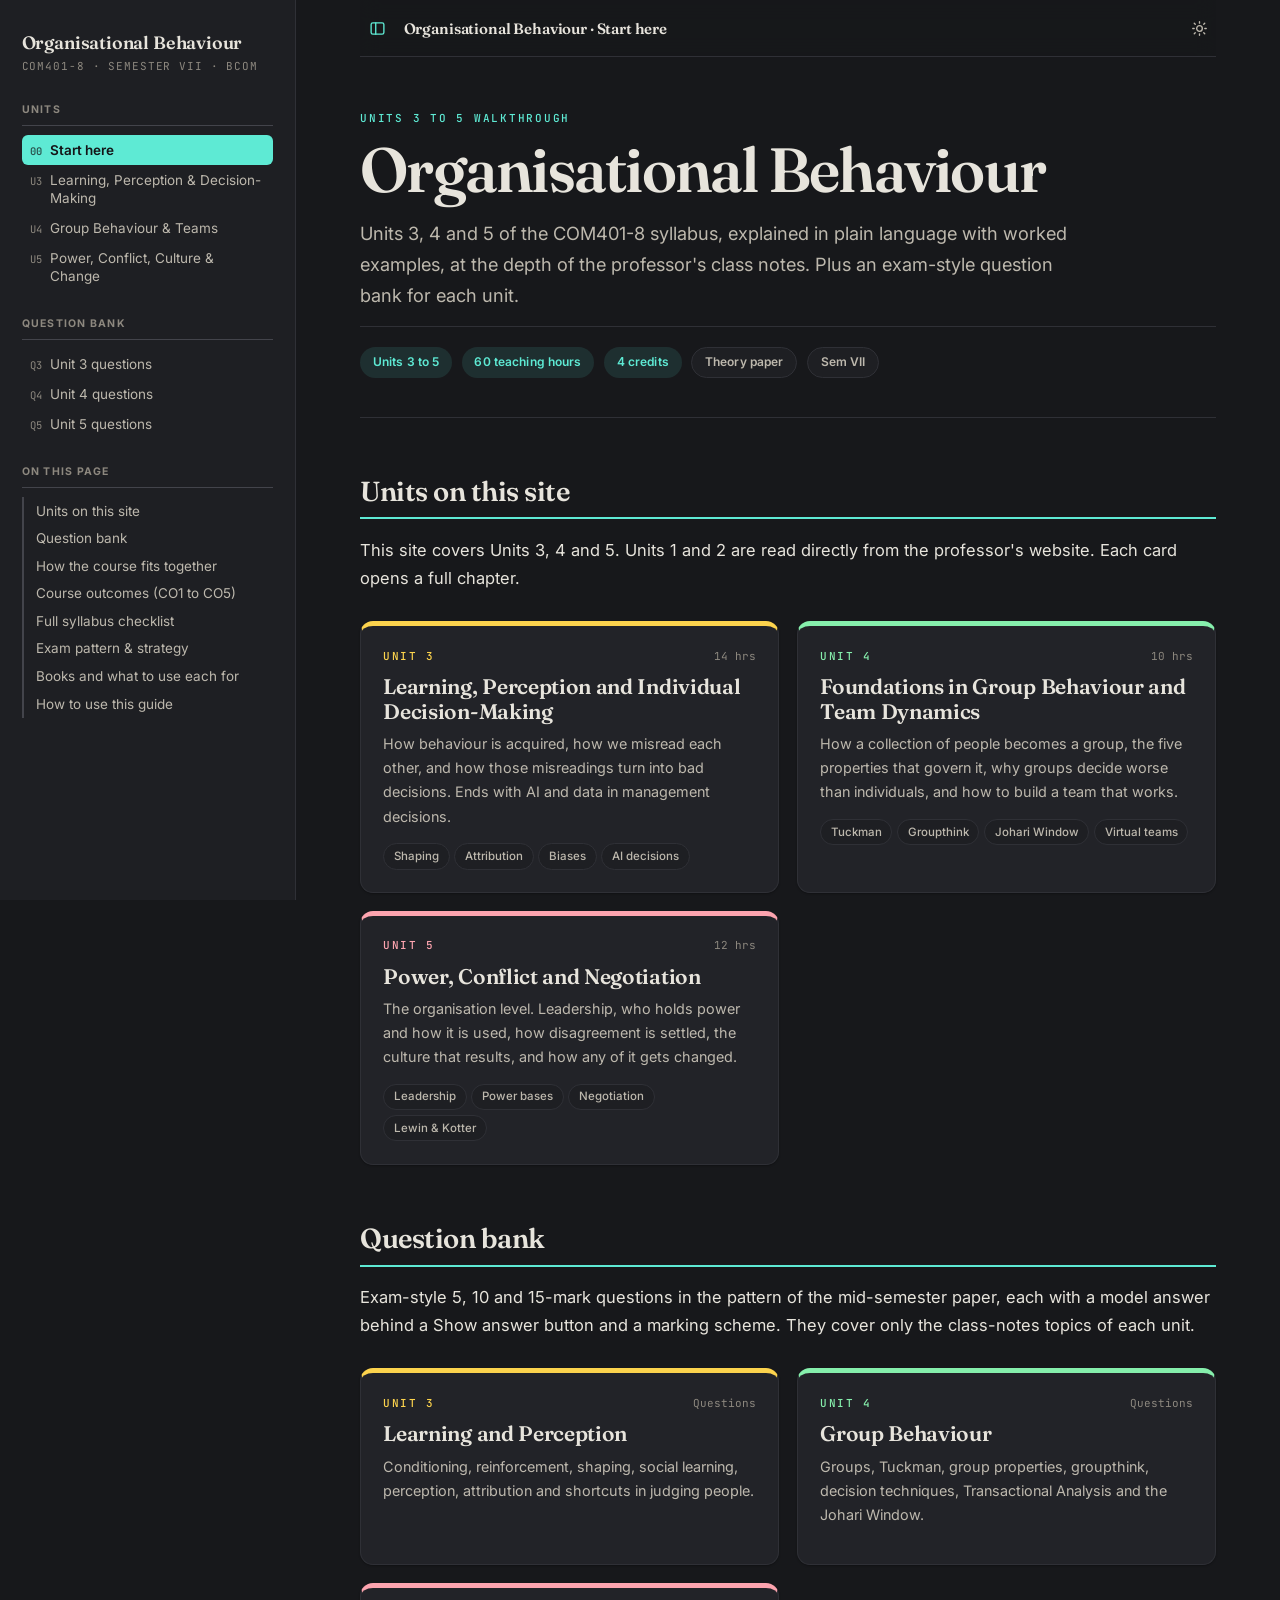
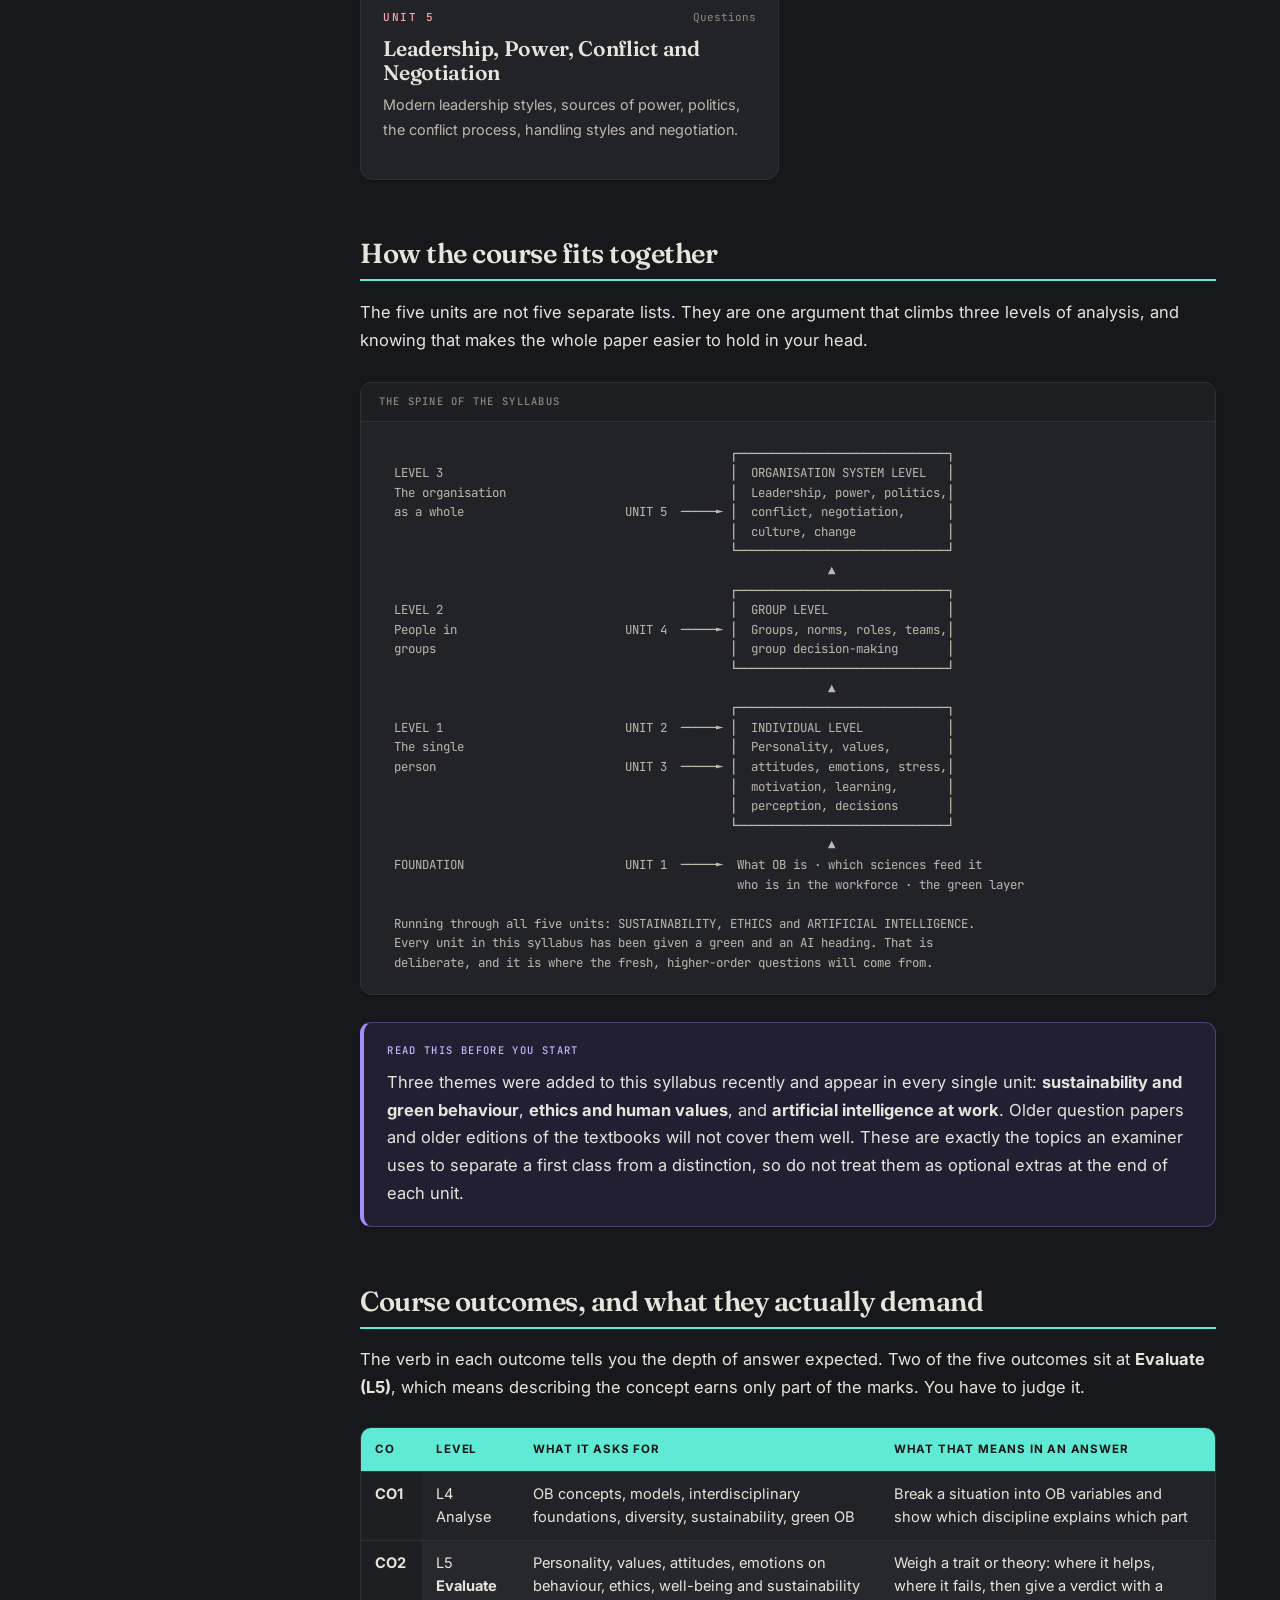
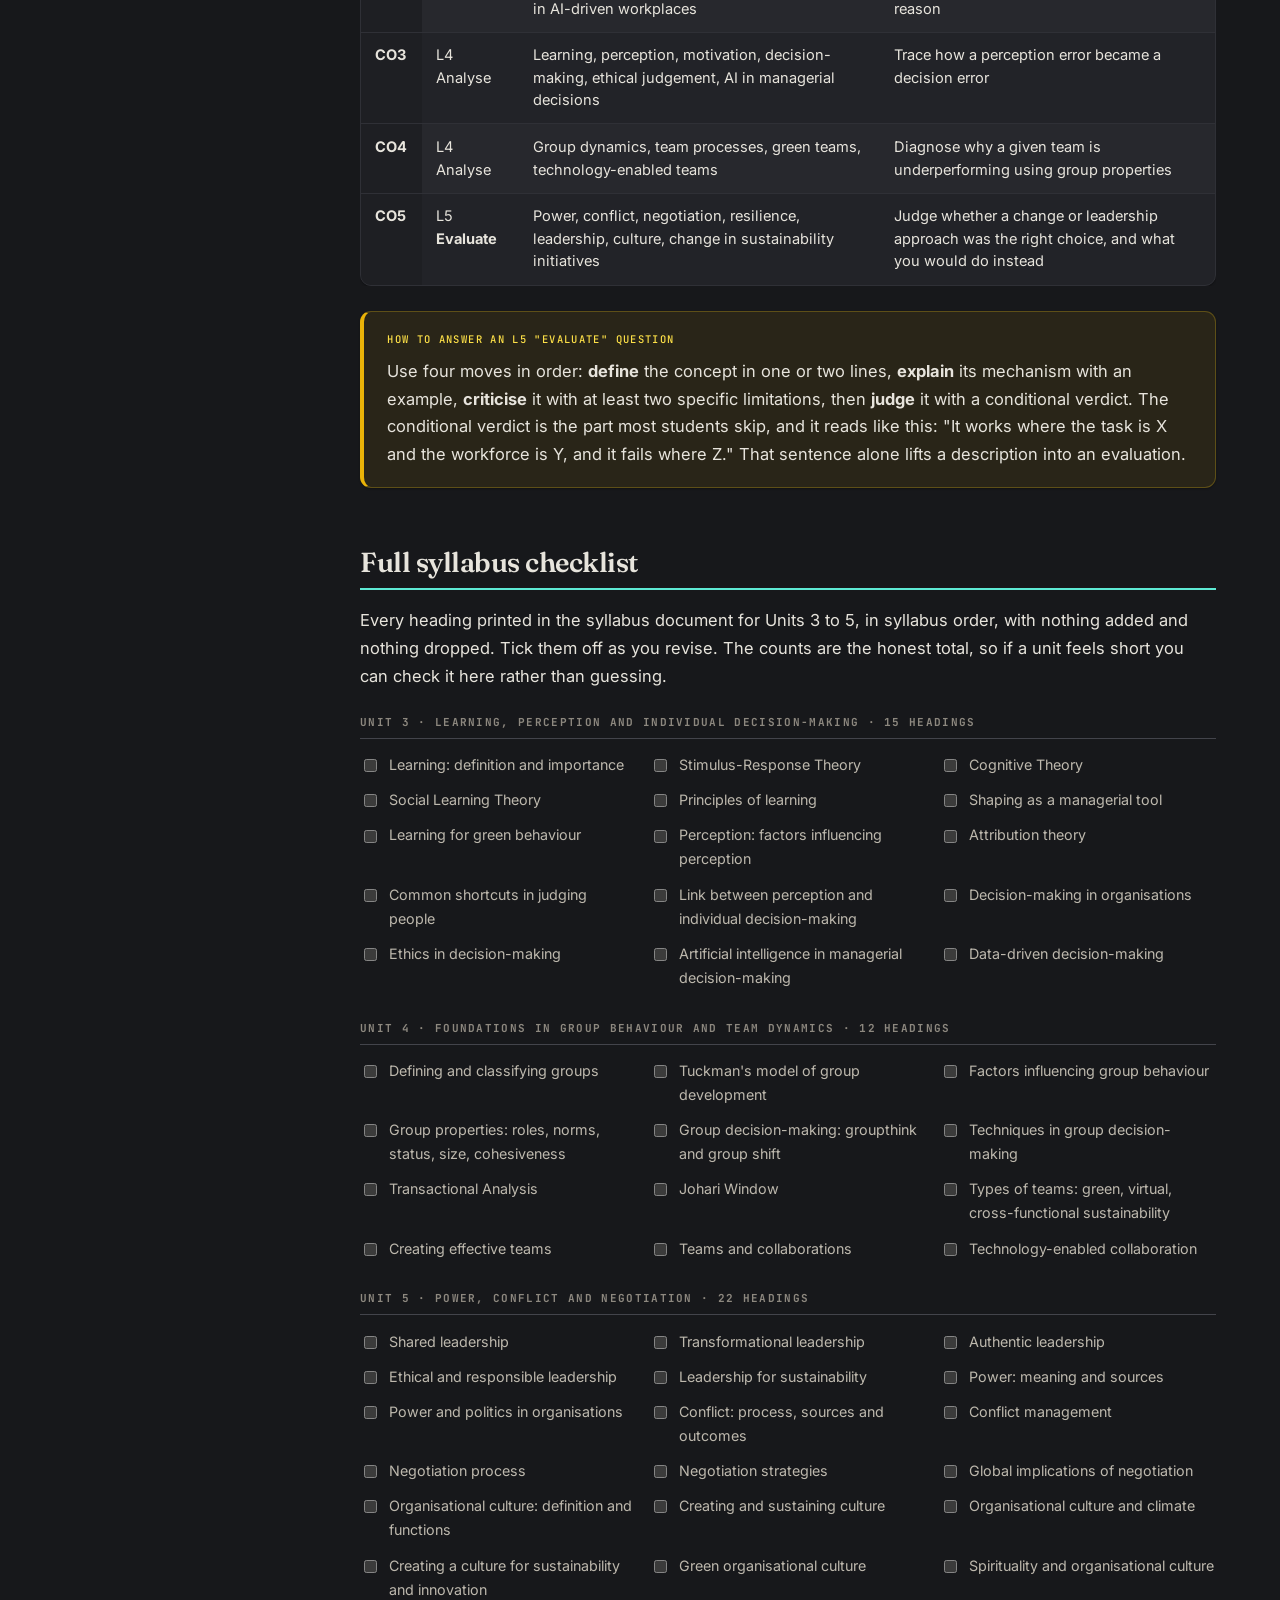
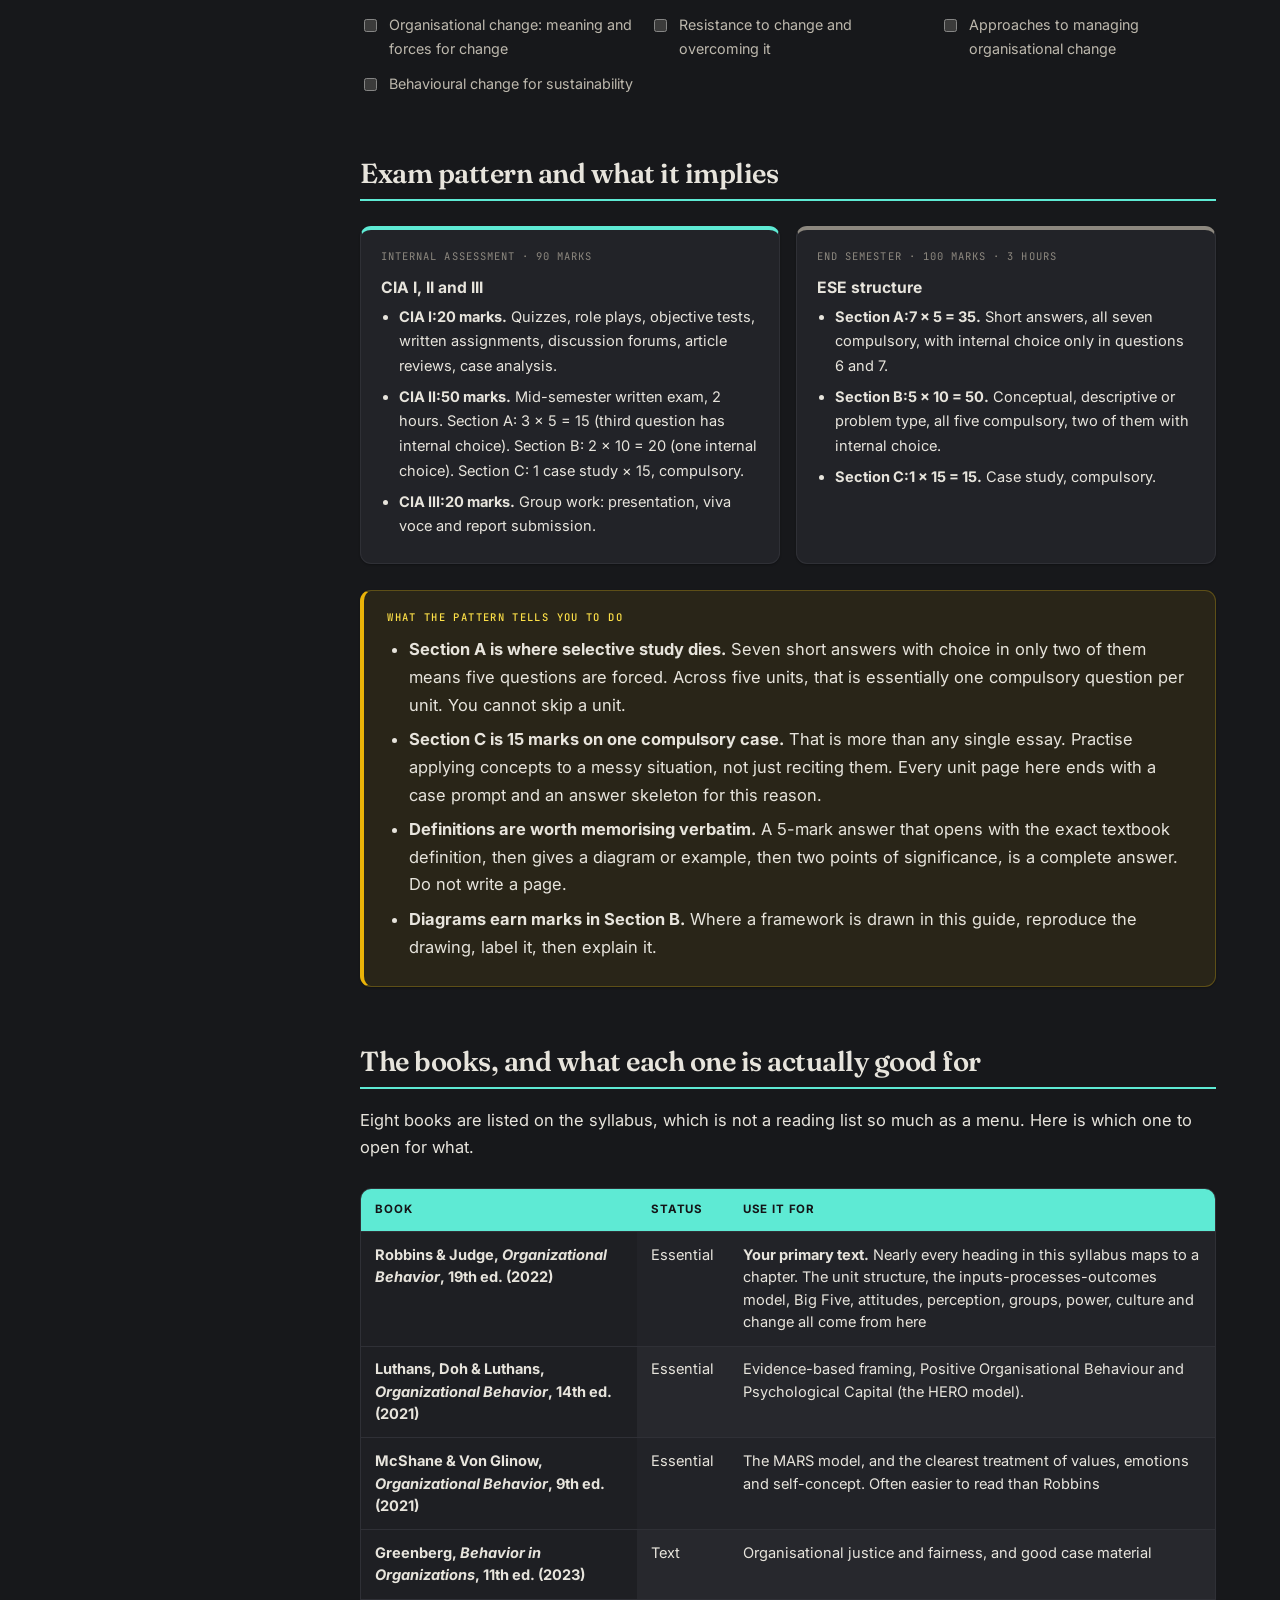
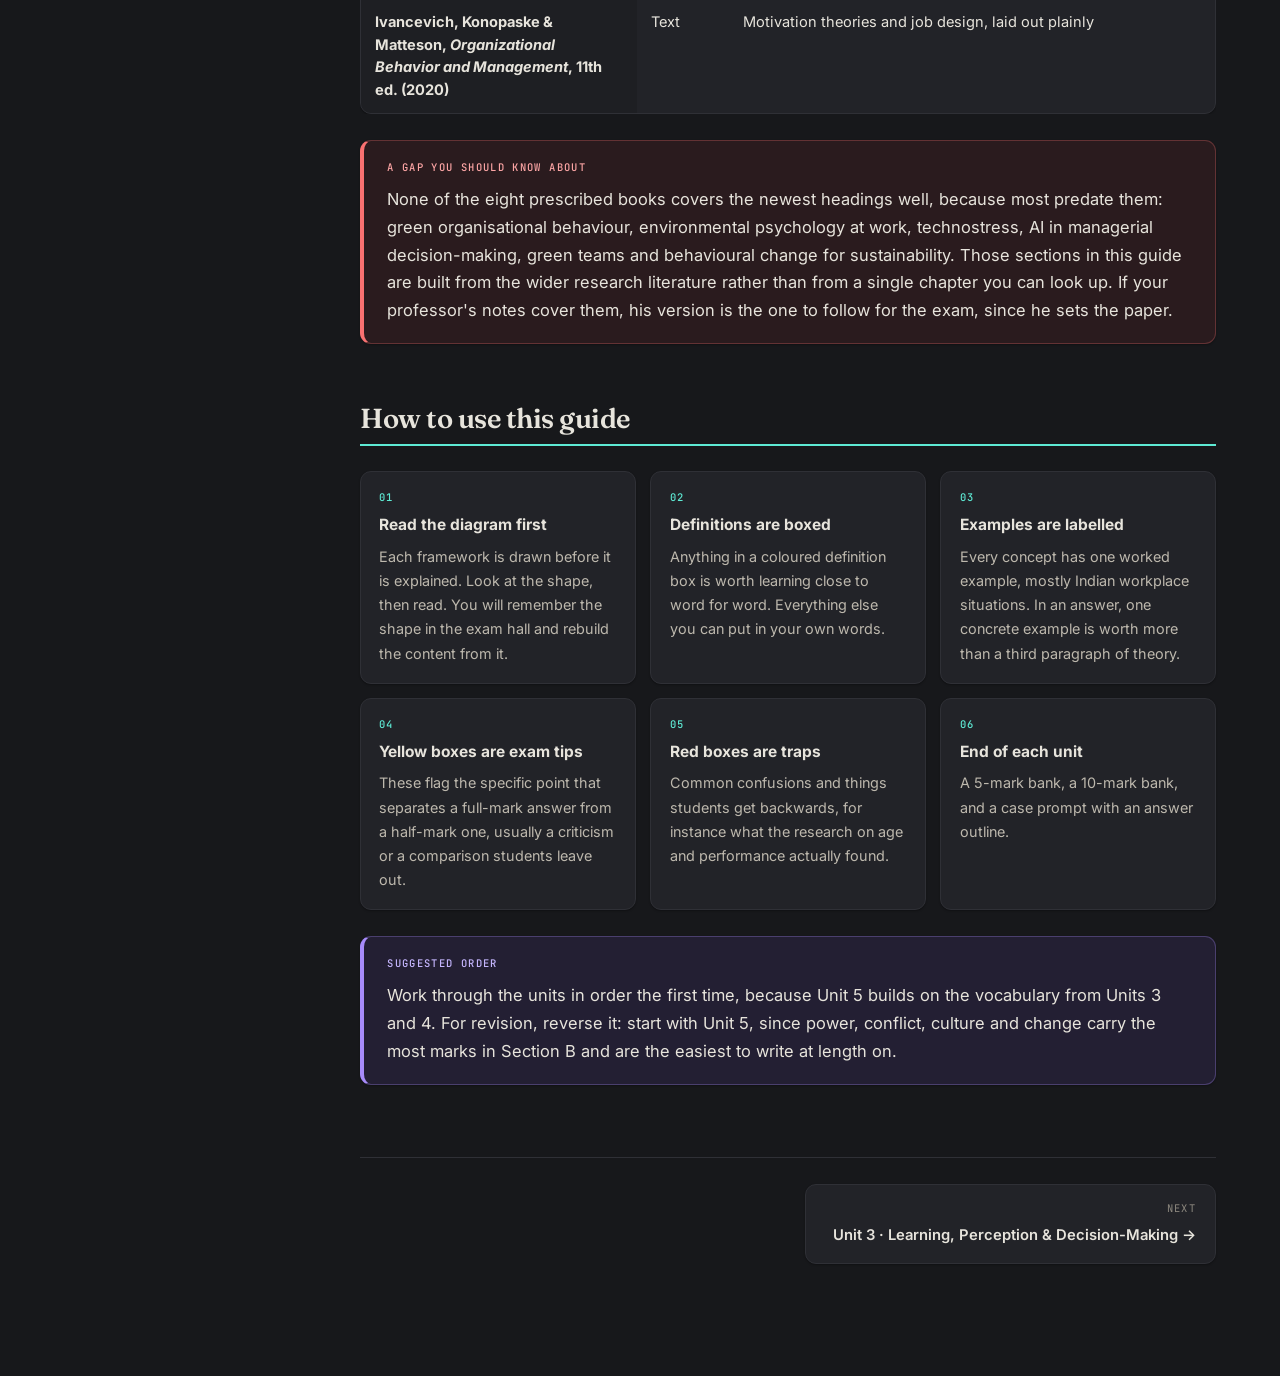
<file: index.html>
<!DOCTYPE html>
<html lang="en">
<head>
<meta charset="utf-8">
<meta name="viewport" content="width=device-width, initial-scale=1">
<title>Organisational Behaviour · COM401-8 · Study Guide</title>
<link rel="stylesheet" href="assets/style.css?v=4">
<script src="assets/study.js?v=4"></script>
</head>
<body data-unit="0">
<div class="shell">

<aside class="sidebar">
  <a class="side-brand" href="index.html">Organisational Behaviour</a>
  <div class="side-code">COM401-8 · Semester VII · BCom</div>

  <div class="side-group">
    <h4>Units</h4>
    <a class="side-unit current" href="index.html"><span class="su-n">00</span><span>Start here</span></a>
    <a class="side-unit" href="unit3.html"><span class="su-n">U3</span><span>Learning, Perception &amp; Decision-Making</span></a>
    <a class="side-unit" href="unit4.html"><span class="su-n">U4</span><span>Group Behaviour &amp; Teams</span></a>
    <a class="side-unit" href="unit5.html"><span class="su-n">U5</span><span>Power, Conflict, Culture &amp; Change</span></a>
  </div>

  <div class="side-group">
    <h4>Question bank</h4>
    <a class="side-unit" href="qbank-unit3.html"><span class="su-n">Q3</span><span>Unit 3 questions</span></a>
    <a class="side-unit" href="qbank-unit4.html"><span class="su-n">Q4</span><span>Unit 4 questions</span></a>
    <a class="side-unit" href="qbank-unit5.html"><span class="su-n">Q5</span><span>Unit 5 questions</span></a>
  </div>

  <div class="side-group">
    <h4>On this page</h4>
    <ul class="side-toc">
      <li><a href="#units">Units on this site</a></li>
      <li><a href="#qbank">Question bank</a></li>
      <li><a href="#spine">How the course fits together</a></li>
      <li><a href="#outcomes">Course outcomes (CO1 to CO5)</a></li>
      <li><a href="#checklist">Full syllabus checklist</a></li>
      <li><a href="#exam">Exam pattern &amp; strategy</a></li>
      <li><a href="#books">Books and what to use each for</a></li>
      <li><a href="#howto">How to use this guide</a></li>
    </ul>
  </div>
</aside>

<main>
<div class="wrap">

  <div class="hero">
    <div class="mh-eyebrow">Units 3 to 5 walkthrough</div>
    <h1>Organisational Behaviour</h1>
    <p class="lede">Units 3, 4 and 5 of the COM401-8 syllabus, explained in plain language with worked examples, at the depth of the professor's class notes. Plus an exam-style question bank for each unit.</p>
    <div class="mh-meta">
      <span class="chip">Units 3 to 5</span>
      <span class="chip">60 teaching hours</span>
      <span class="chip">4 credits</span>
      <span class="chip plain">Theory paper</span>
      <span class="chip plain">Sem VII</span>
    </div>
  </div>

  <h2 class="sec" id="units">Units on this site</h2>
  <p>This site covers Units 3, 4 and 5. Units 1 and 2 are read directly from the professor's website. Each card opens a full chapter.</p>

  <div class="unit-grid">
    <a class="unit-card" data-u="3" href="unit3.html">
      <div class="uc-top"><span class="uc-n">Unit 3</span><span class="uc-hrs">14 hrs</span></div>
      <h3>Learning, Perception and Individual Decision-Making</h3>
      <p>How behaviour is acquired, how we misread each other, and how those misreadings turn into bad decisions. Ends with AI and data in management decisions.</p>
      <div class="uc-tags"><span>Shaping</span><span>Attribution</span><span>Biases</span><span>AI decisions</span></div>
    </a>

    <a class="unit-card" data-u="4" href="unit4.html">
      <div class="uc-top"><span class="uc-n">Unit 4</span><span class="uc-hrs">10 hrs</span></div>
      <h3>Foundations in Group Behaviour and Team Dynamics</h3>
      <p>How a collection of people becomes a group, the five properties that govern it, why groups decide worse than individuals, and how to build a team that works.</p>
      <div class="uc-tags"><span>Tuckman</span><span>Groupthink</span><span>Johari Window</span><span>Virtual teams</span></div>
    </a>

    <a class="unit-card" data-u="5" href="unit5.html">
      <div class="uc-top"><span class="uc-n">Unit 5</span><span class="uc-hrs">12 hrs</span></div>
      <h3>Power, Conflict and Negotiation</h3>
      <p>The organisation level. Leadership, who holds power and how it is used, how disagreement is settled, the culture that results, and how any of it gets changed.</p>
      <div class="uc-tags"><span>Leadership</span><span>Power bases</span><span>Negotiation</span><span>Lewin &amp; Kotter</span></div>
    </a>
  </div>

  <h2 class="sec" id="qbank">Question bank</h2>
  <p>Exam-style 5, 10 and 15-mark questions in the pattern of the mid-semester paper, each with a model answer behind a Show answer button and a marking scheme. They cover only the class-notes topics of each unit.</p>
  <div class="unit-grid">
    <a class="unit-card" data-u="3" href="qbank-unit3.html">
      <div class="uc-top"><span class="uc-n">Unit 3</span><span class="uc-hrs">Questions</span></div>
      <h3>Learning and Perception</h3>
      <p>Conditioning, reinforcement, shaping, social learning, perception, attribution and shortcuts in judging people.</p>
    </a>
    <a class="unit-card" data-u="4" href="qbank-unit4.html">
      <div class="uc-top"><span class="uc-n">Unit 4</span><span class="uc-hrs">Questions</span></div>
      <h3>Group Behaviour</h3>
      <p>Groups, Tuckman, group properties, groupthink, decision techniques, Transactional Analysis and the Johari Window.</p>
    </a>
    <a class="unit-card" data-u="5" href="qbank-unit5.html">
      <div class="uc-top"><span class="uc-n">Unit 5</span><span class="uc-hrs">Questions</span></div>
      <h3>Leadership, Power, Conflict and Negotiation</h3>
      <p>Modern leadership styles, sources of power, politics, the conflict process, handling styles and negotiation.</p>
    </a>
  </div>

  <h2 class="sec" id="spine">How the course fits together</h2>
  <p>The five units are not five separate lists. They are one argument that climbs three levels of analysis, and knowing that makes the whole paper easier to hold in your head.</p>

  <figure class="dia">
    <figcaption>The spine of the syllabus</figcaption>
<pre>
                                                  ┌──────────────────────────────┐
  LEVEL 3                                         │  ORGANISATION SYSTEM LEVEL   │
  The organisation                                │  Leadership, power, politics,│
  as a whole                       UNIT 5  ─────► │  conflict, negotiation,      │
                                                  │  culture, change             │
                                                  └──────────────────────────────┘
                                                                ▲
                                                  ┌──────────────────────────────┐
  LEVEL 2                                         │  GROUP LEVEL                 │
  People in                        UNIT 4  ─────► │  Groups, norms, roles, teams,│
  groups                                          │  group decision-making       │
                                                  └──────────────────────────────┘
                                                                ▲
                                                  ┌──────────────────────────────┐
  LEVEL 1                          UNIT 2  ─────► │  INDIVIDUAL LEVEL            │
  The single                                      │  Personality, values,        │
  person                           UNIT 3  ─────► │  attitudes, emotions, stress,│
                                                  │  motivation, learning,       │
                                                  │  perception, decisions       │
                                                  └──────────────────────────────┘
                                                                ▲
  FOUNDATION                       UNIT 1  ─────►  What OB is · which sciences feed it
                                                   who is in the workforce · the green layer

  Running through all five units: SUSTAINABILITY, ETHICS and ARTIFICIAL INTELLIGENCE.
  Every unit in this syllabus has been given a green and an AI heading. That is
  deliberate, and it is where the fresh, higher-order questions will come from.
</pre>
  </figure>

  <div class="box key">
    <span class="box-label">Read this before you start</span>
    <p>Three themes were added to this syllabus recently and appear in every single unit: <strong>sustainability and green behaviour</strong>, <strong>ethics and human values</strong>, and <strong>artificial intelligence at work</strong>. Older question papers and older editions of the textbooks will not cover them well. These are exactly the topics an examiner uses to separate a first class from a distinction, so do not treat them as optional extras at the end of each unit.</p>
  </div>

  <h2 class="sec" id="outcomes">Course outcomes, and what they actually demand</h2>
  <p>The verb in each outcome tells you the depth of answer expected. Two of the five outcomes sit at <strong>Evaluate (L5)</strong>, which means describing the concept earns only part of the marks. You have to judge it.</p>

  <div class="tbl-scroll">
  <table>
    <thead><tr><th>CO</th><th>Level</th><th>What it asks for</th><th>What that means in an answer</th></tr></thead>
    <tbody>
      <tr><th>CO1</th><td>L4 Analyse</td><td>OB concepts, models, interdisciplinary foundations, diversity, sustainability, green OB</td><td>Break a situation into OB variables and show which discipline explains which part</td></tr>
      <tr><th>CO2</th><td>L5 <strong>Evaluate</strong></td><td>Personality, values, attitudes, emotions on behaviour, ethics, well-being and sustainability in AI-driven workplaces</td><td>Weigh a trait or theory: where it helps, where it fails, then give a verdict with a reason</td></tr>
      <tr><th>CO3</th><td>L4 Analyse</td><td>Learning, perception, motivation, decision-making, ethical judgement, AI in managerial decisions</td><td>Trace how a perception error became a decision error</td></tr>
      <tr><th>CO4</th><td>L4 Analyse</td><td>Group dynamics, team processes, green teams, technology-enabled teams</td><td>Diagnose why a given team is underperforming using group properties</td></tr>
      <tr><th>CO5</th><td>L5 <strong>Evaluate</strong></td><td>Power, conflict, negotiation, resilience, leadership, culture, change in sustainability initiatives</td><td>Judge whether a change or leadership approach was the right choice, and what you would do instead</td></tr>
    </tbody>
  </table>
  </div>

  <div class="box exam">
    <span class="box-label">How to answer an L5 "evaluate" question</span>
    <p>Use four moves in order: <strong>define</strong> the concept in one or two lines, <strong>explain</strong> its mechanism with an example, <strong>criticise</strong> it with at least two specific limitations, then <strong>judge</strong> it with a conditional verdict. The conditional verdict is the part most students skip, and it reads like this: "It works where the task is X and the workforce is Y, and it fails where Z." That sentence alone lifts a description into an evaluation.</p>
  </div>

  <h2 class="sec" id="checklist">Full syllabus checklist</h2>
  <p>Every heading printed in the syllabus document for Units 3 to 5, in syllabus order, with nothing added and nothing dropped. Tick them off as you revise. The counts are the honest total, so if a unit feels short you can check it here rather than guessing.</p>

  <div class="checklist">

    <div class="cl-unit">
      <h4>Unit 3 · Learning, Perception and Individual Decision-Making · 15 headings</h4>
      <div class="cl-grid">
        <label><input type="checkbox"> Learning: definition and importance</label>
        <label><input type="checkbox"> Stimulus-Response Theory</label>
        <label><input type="checkbox"> Cognitive Theory</label>
        <label><input type="checkbox"> Social Learning Theory</label>
        <label><input type="checkbox"> Principles of learning</label>
        <label><input type="checkbox"> Shaping as a managerial tool</label>
        <label><input type="checkbox"> Learning for green behaviour</label>
        <label><input type="checkbox"> Perception: factors influencing perception</label>
        <label><input type="checkbox"> Attribution theory</label>
        <label><input type="checkbox"> Common shortcuts in judging people</label>
        <label><input type="checkbox"> Link between perception and individual decision-making</label>
        <label><input type="checkbox"> Decision-making in organisations</label>
        <label><input type="checkbox"> Ethics in decision-making</label>
        <label><input type="checkbox"> Artificial intelligence in managerial decision-making</label>
        <label><input type="checkbox"> Data-driven decision-making</label>
      </div>
    </div>

    <div class="cl-unit">
      <h4>Unit 4 · Foundations in Group Behaviour and Team Dynamics · 12 headings</h4>
      <div class="cl-grid">
        <label><input type="checkbox"> Defining and classifying groups</label>
        <label><input type="checkbox"> Tuckman's model of group development</label>
        <label><input type="checkbox"> Factors influencing group behaviour</label>
        <label><input type="checkbox"> Group properties: roles, norms, status, size, cohesiveness</label>
        <label><input type="checkbox"> Group decision-making: groupthink and group shift</label>
        <label><input type="checkbox"> Techniques in group decision-making</label>
        <label><input type="checkbox"> Transactional Analysis</label>
        <label><input type="checkbox"> Johari Window</label>
        <label><input type="checkbox"> Types of teams: green, virtual, cross-functional sustainability</label>
        <label><input type="checkbox"> Creating effective teams</label>
        <label><input type="checkbox"> Teams and collaborations</label>
        <label><input type="checkbox"> Technology-enabled collaboration</label>
      </div>
    </div>

    <div class="cl-unit">
      <h4>Unit 5 · Power, Conflict and Negotiation · 22 headings</h4>
      <div class="cl-grid">
        <label><input type="checkbox"> Shared leadership</label>
        <label><input type="checkbox"> Transformational leadership</label>
        <label><input type="checkbox"> Authentic leadership</label>
        <label><input type="checkbox"> Ethical and responsible leadership</label>
        <label><input type="checkbox"> Leadership for sustainability</label>
        <label><input type="checkbox"> Power: meaning and sources</label>
        <label><input type="checkbox"> Power and politics in organisations</label>
        <label><input type="checkbox"> Conflict: process, sources and outcomes</label>
        <label><input type="checkbox"> Conflict management</label>
        <label><input type="checkbox"> Negotiation process</label>
        <label><input type="checkbox"> Negotiation strategies</label>
        <label><input type="checkbox"> Global implications of negotiation</label>
        <label><input type="checkbox"> Organisational culture: definition and functions</label>
        <label><input type="checkbox"> Creating and sustaining culture</label>
        <label><input type="checkbox"> Organisational culture and climate</label>
        <label><input type="checkbox"> Creating a culture for sustainability and innovation</label>
        <label><input type="checkbox"> Green organisational culture</label>
        <label><input type="checkbox"> Spirituality and organisational culture</label>
        <label><input type="checkbox"> Organisational change: meaning and forces for change</label>
        <label><input type="checkbox"> Resistance to change and overcoming it</label>
        <label><input type="checkbox"> Approaches to managing organisational change</label>
        <label><input type="checkbox"> Behavioural change for sustainability</label>
      </div>
    </div>

  </div>

  <h2 class="sec" id="exam">Exam pattern and what it implies</h2>

  <div class="compare">
    <div class="cmp">
      <span class="cmp-tag">Internal assessment · 90 marks</span>
      <h5>CIA I, II and III</h5>
      <ul>
        <li><strong>CIA I:20 marks.</strong> Quizzes, role plays, objective tests, written assignments, discussion forums, article reviews, case analysis.</li>
        <li><strong>CIA II:50 marks.</strong> Mid-semester written exam, 2 hours. Section A: 3 × 5 = 15 (third question has internal choice). Section B: 2 × 10 = 20 (one internal choice). Section C: 1 case study × 15, compulsory.</li>
        <li><strong>CIA III:20 marks.</strong> Group work: presentation, viva voce and report submission.</li>
      </ul>
    </div>
    <div class="cmp alt">
      <span class="cmp-tag">End semester · 100 marks · 3 hours</span>
      <h5>ESE structure</h5>
      <ul>
        <li><strong>Section A:7 × 5 = 35.</strong> Short answers, all seven compulsory, with internal choice only in questions 6 and 7.</li>
        <li><strong>Section B:5 × 10 = 50.</strong> Conceptual, descriptive or problem type, all five compulsory, two of them with internal choice.</li>
        <li><strong>Section C:1 × 15 = 15.</strong> Case study, compulsory.</li>
      </ul>
    </div>
  </div>

  <div class="box exam">
    <span class="box-label">What the pattern tells you to do</span>
    <ul>
      <li><strong>Section A is where selective study dies.</strong> Seven short answers with choice in only two of them means five questions are forced. Across five units, that is essentially one compulsory question per unit. You cannot skip a unit.</li>
      <li><strong>Section C is 15 marks on one compulsory case.</strong> That is more than any single essay. Practise applying concepts to a messy situation, not just reciting them. Every unit page here ends with a case prompt and an answer skeleton for this reason.</li>
      <li><strong>Definitions are worth memorising verbatim.</strong> A 5-mark answer that opens with the exact textbook definition, then gives a diagram or example, then two points of significance, is a complete answer. Do not write a page.</li>
      <li><strong>Diagrams earn marks in Section B.</strong> Where a framework is drawn in this guide, reproduce the drawing, label it, then explain it.</li>
    </ul>
  </div>

  <h2 class="sec" id="books">The books, and what each one is actually good for</h2>
  <p>Eight books are listed on the syllabus, which is not a reading list so much as a menu. Here is which one to open for what.</p>

  <div class="tbl-scroll">
  <table>
    <thead><tr><th>Book</th><th>Status</th><th>Use it for</th></tr></thead>
    <tbody>
      <tr><th>Robbins &amp; Judge, <em>Organizational Behavior</em>, 19th ed. (2022)</th><td>Essential</td><td><strong>Your primary text.</strong> Nearly every heading in this syllabus maps to a chapter. The unit structure, the inputs-processes-outcomes model, Big Five, attitudes, perception, groups, power, culture and change all come from here</td></tr>
      <tr><th>Luthans, Doh &amp; Luthans, <em>Organizational Behavior</em>, 14th ed. (2021)</th><td>Essential</td><td>Evidence-based framing, Positive Organisational Behaviour and Psychological Capital (the HERO model).</td></tr>
      <tr><th>McShane &amp; Von Glinow, <em>Organizational Behavior</em>, 9th ed. (2021)</th><td>Essential</td><td>The MARS model, and the clearest treatment of values, emotions and self-concept. Often easier to read than Robbins</td></tr>
      <tr><th>Greenberg, <em>Behavior in Organizations</em>, 11th ed. (2023)</th><td>Text</td><td>Organisational justice and fairness, and good case material</td></tr>
      <tr><th>Ivancevich, Konopaske &amp; Matteson, <em>Organizational Behavior and Management</em>, 11th ed. (2020)</th><td>Text</td><td>Motivation theories and job design, laid out plainly</td></tr>
    </tbody>
  </table>
  </div>

  <div class="box warn">
    <span class="box-label">A gap you should know about</span>
    <p>None of the eight prescribed books covers the newest headings well, because most predate them: green organisational behaviour, environmental psychology at work, technostress, AI in managerial decision-making, green teams and behavioural change for sustainability. Those sections in this guide are built from the wider research literature rather than from a single chapter you can look up. If your professor's notes cover them, his version is the one to follow for the exam, since he sets the paper.</p>
  </div>

  <h2 class="sec" id="howto">How to use this guide</h2>

  <div class="cards">
    <div class="card">
      <span class="card-n">01</span>
      <h5>Read the diagram first</h5>
      <p>Each framework is drawn before it is explained. Look at the shape, then read. You will remember the shape in the exam hall and rebuild the content from it.</p>
    </div>
    <div class="card">
      <span class="card-n">02</span>
      <h5>Definitions are boxed</h5>
      <p>Anything in a coloured definition box is worth learning close to word for word. Everything else you can put in your own words.</p>
    </div>
    <div class="card">
      <span class="card-n">03</span>
      <h5>Examples are labelled</h5>
      <p>Every concept has one worked example, mostly Indian workplace situations. In an answer, one concrete example is worth more than a third paragraph of theory.</p>
    </div>
    <div class="card">
      <span class="card-n">04</span>
      <h5>Yellow boxes are exam tips</h5>
      <p>These flag the specific point that separates a full-mark answer from a half-mark one, usually a criticism or a comparison students leave out.</p>
    </div>
    <div class="card">
      <span class="card-n">05</span>
      <h5>Red boxes are traps</h5>
      <p>Common confusions and things students get backwards, for instance what the research on age and performance actually found.</p>
    </div>
    <div class="card">
      <span class="card-n">06</span>
      <h5>End of each unit</h5>
      <p>A 5-mark bank, a 10-mark bank, and a case prompt with an answer outline.</p>
    </div>
  </div>

  <div class="box key">
    <span class="box-label">Suggested order</span>
    <p>Work through the units in order the first time, because Unit 5 builds on the vocabulary from Units 3 and 4. For revision, reverse it: start with Unit 5, since power, conflict, culture and change carry the most marks in Section B and are the easiest to write at length on.</p>
  </div>

  <div class="pager">
    <span></span>
    <a class="next" href="unit3.html">
      <span class="pg-lbl">Next</span>
      <span class="pg-ttl">Unit 3 · Learning, Perception &amp; Decision-Making →</span>
    </a>
  </div>

</div>
</main>
</div>
</body>
</html>
</file>
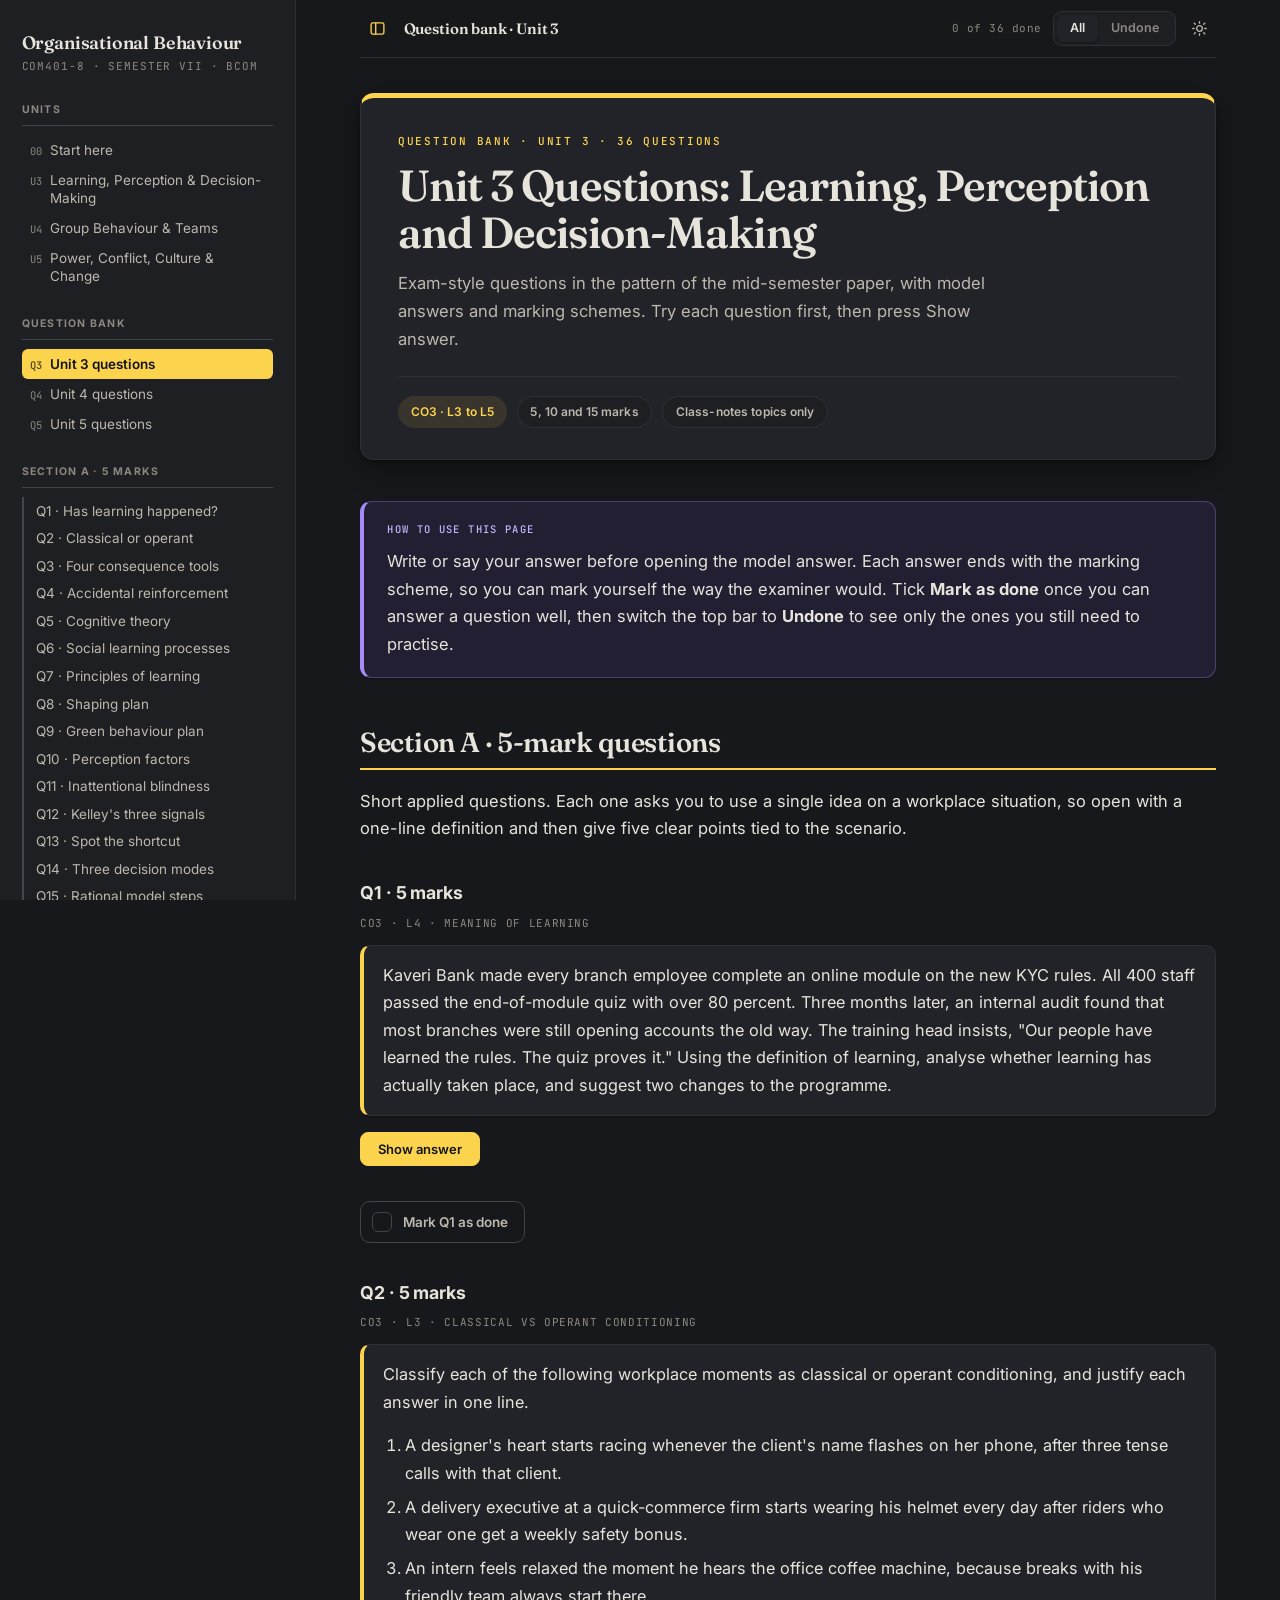
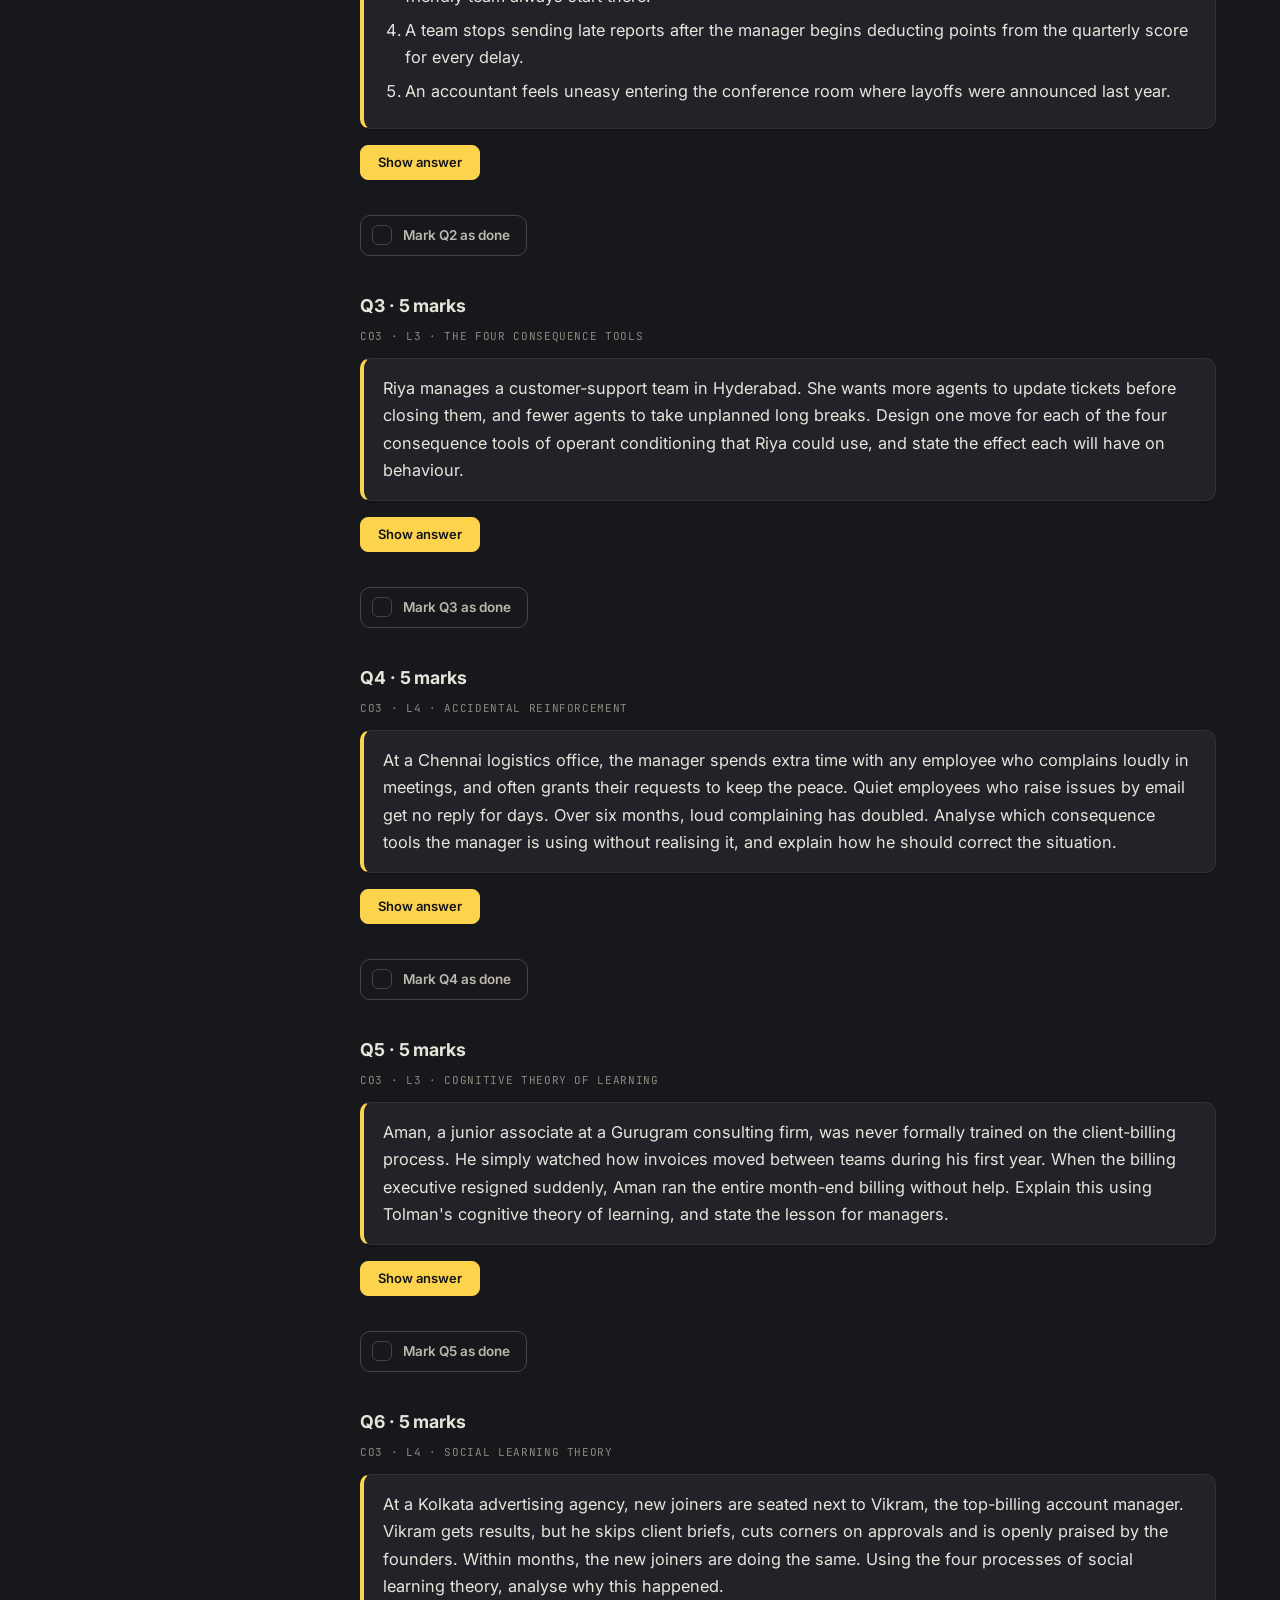
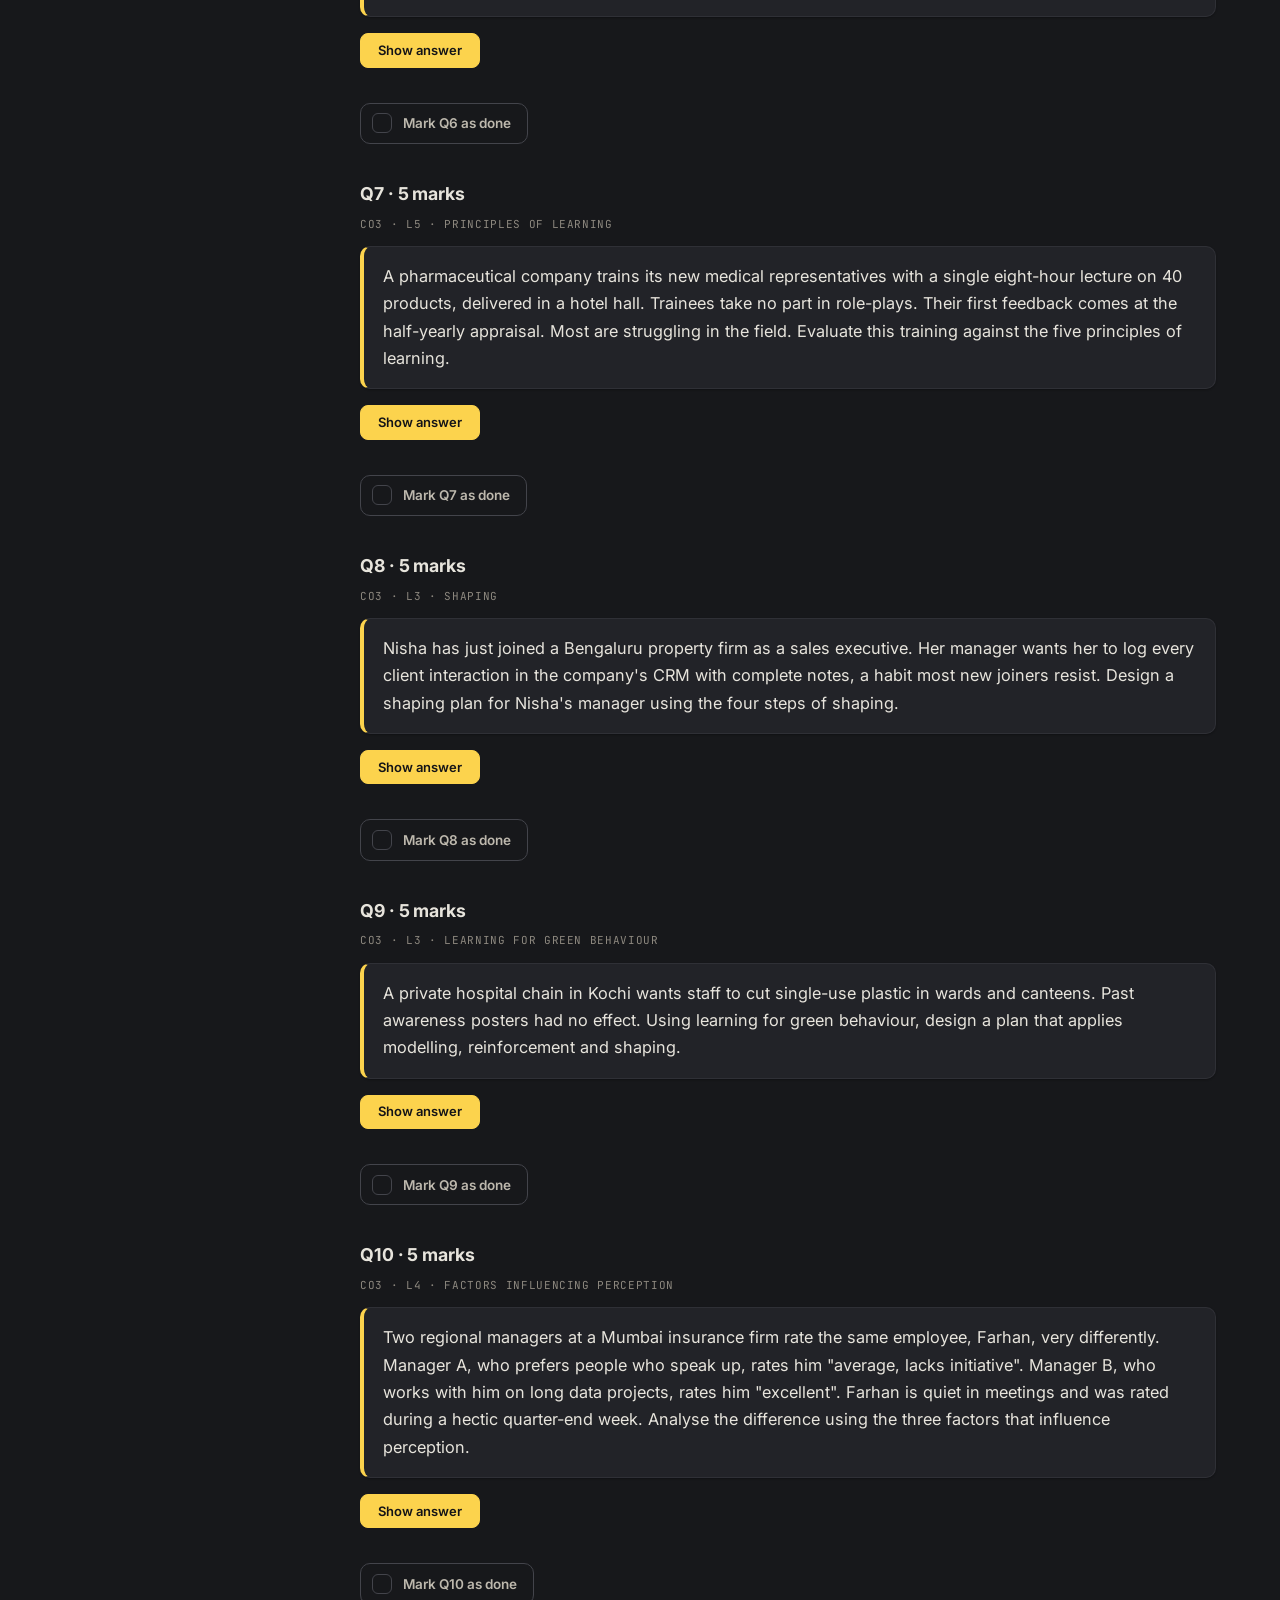
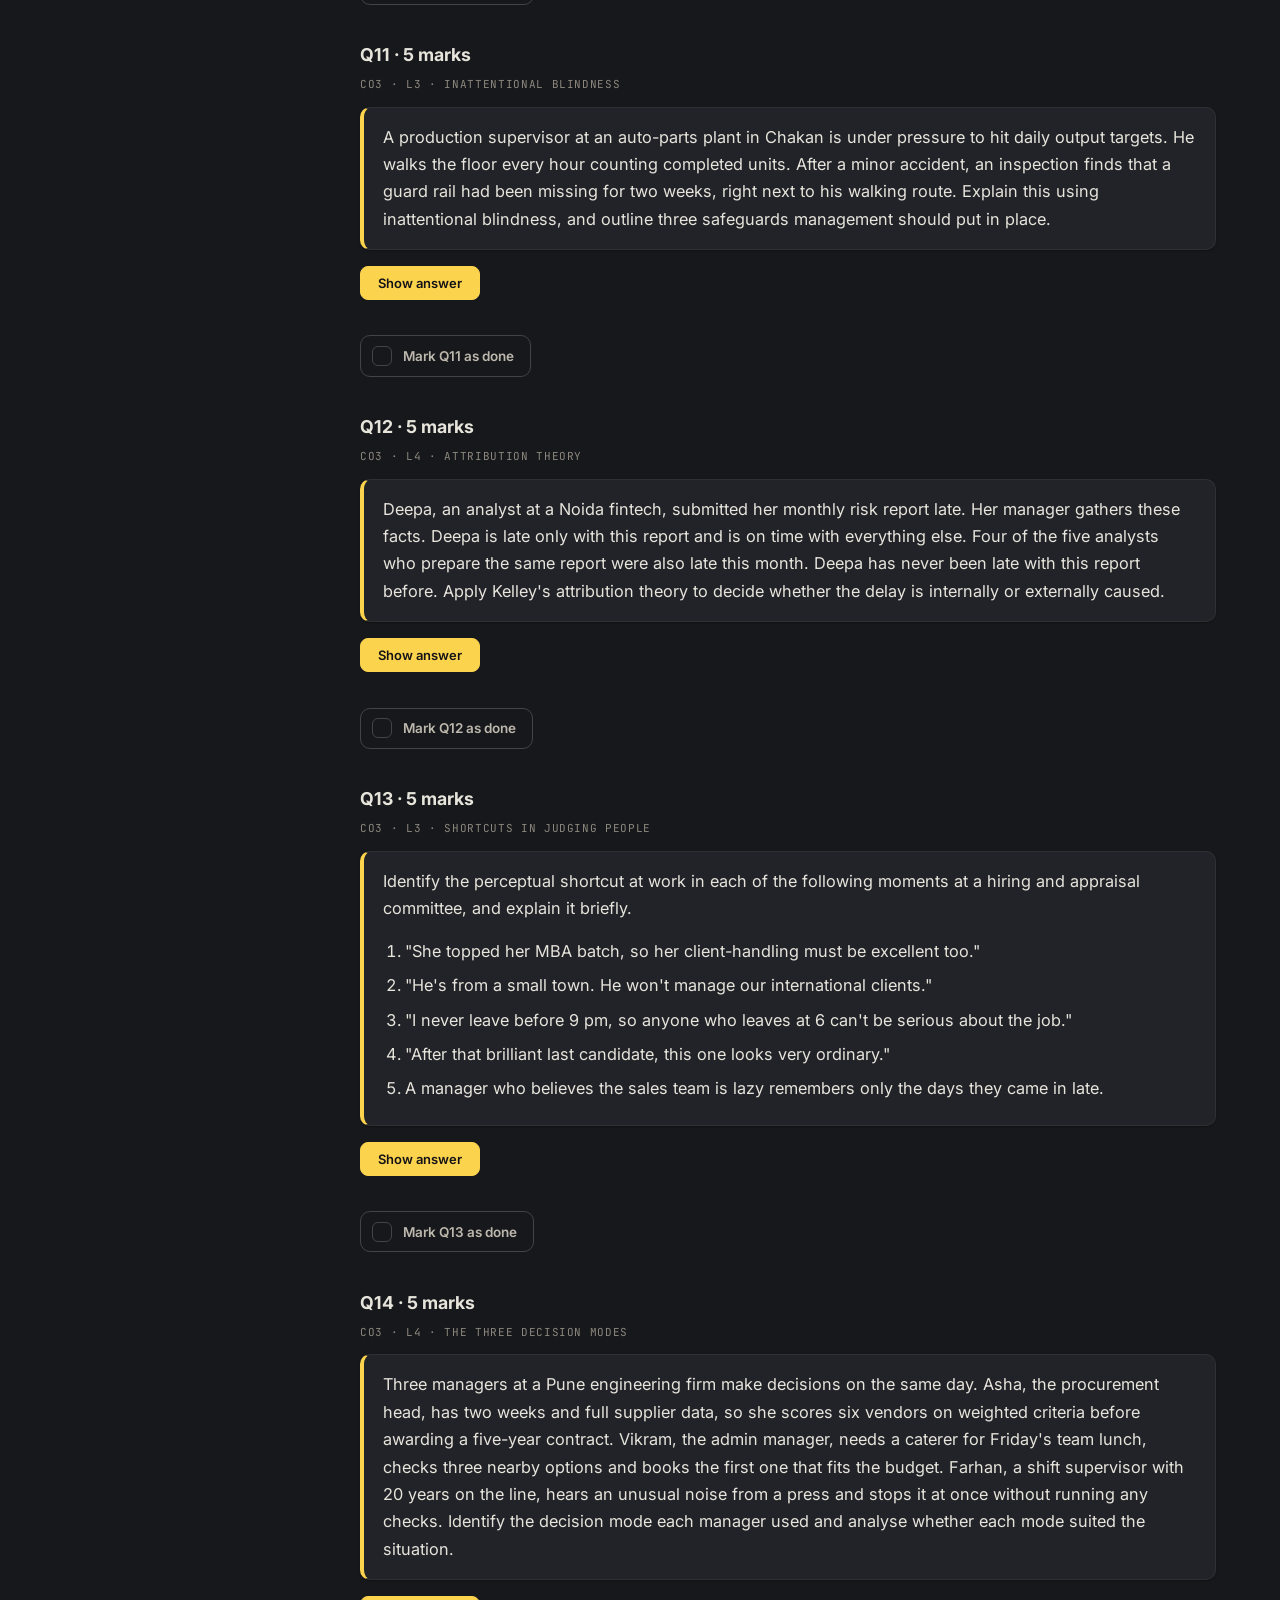
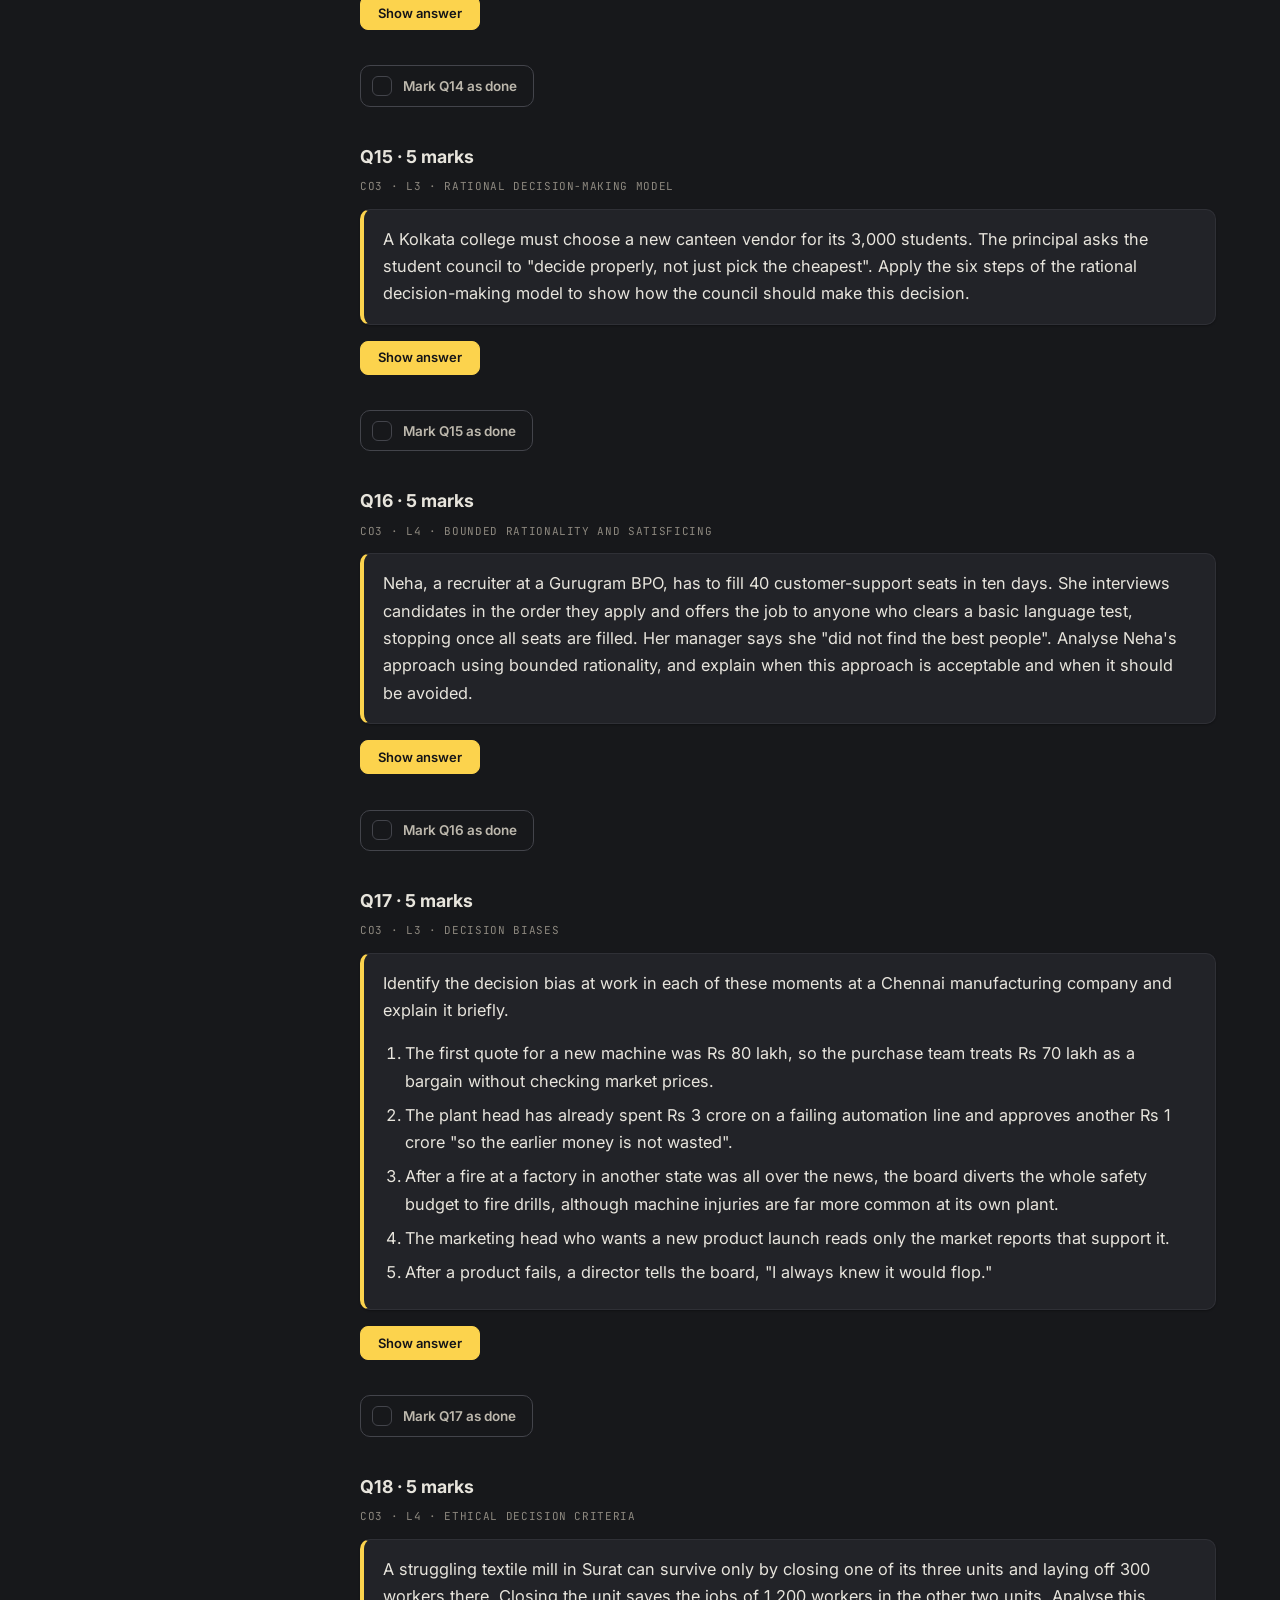
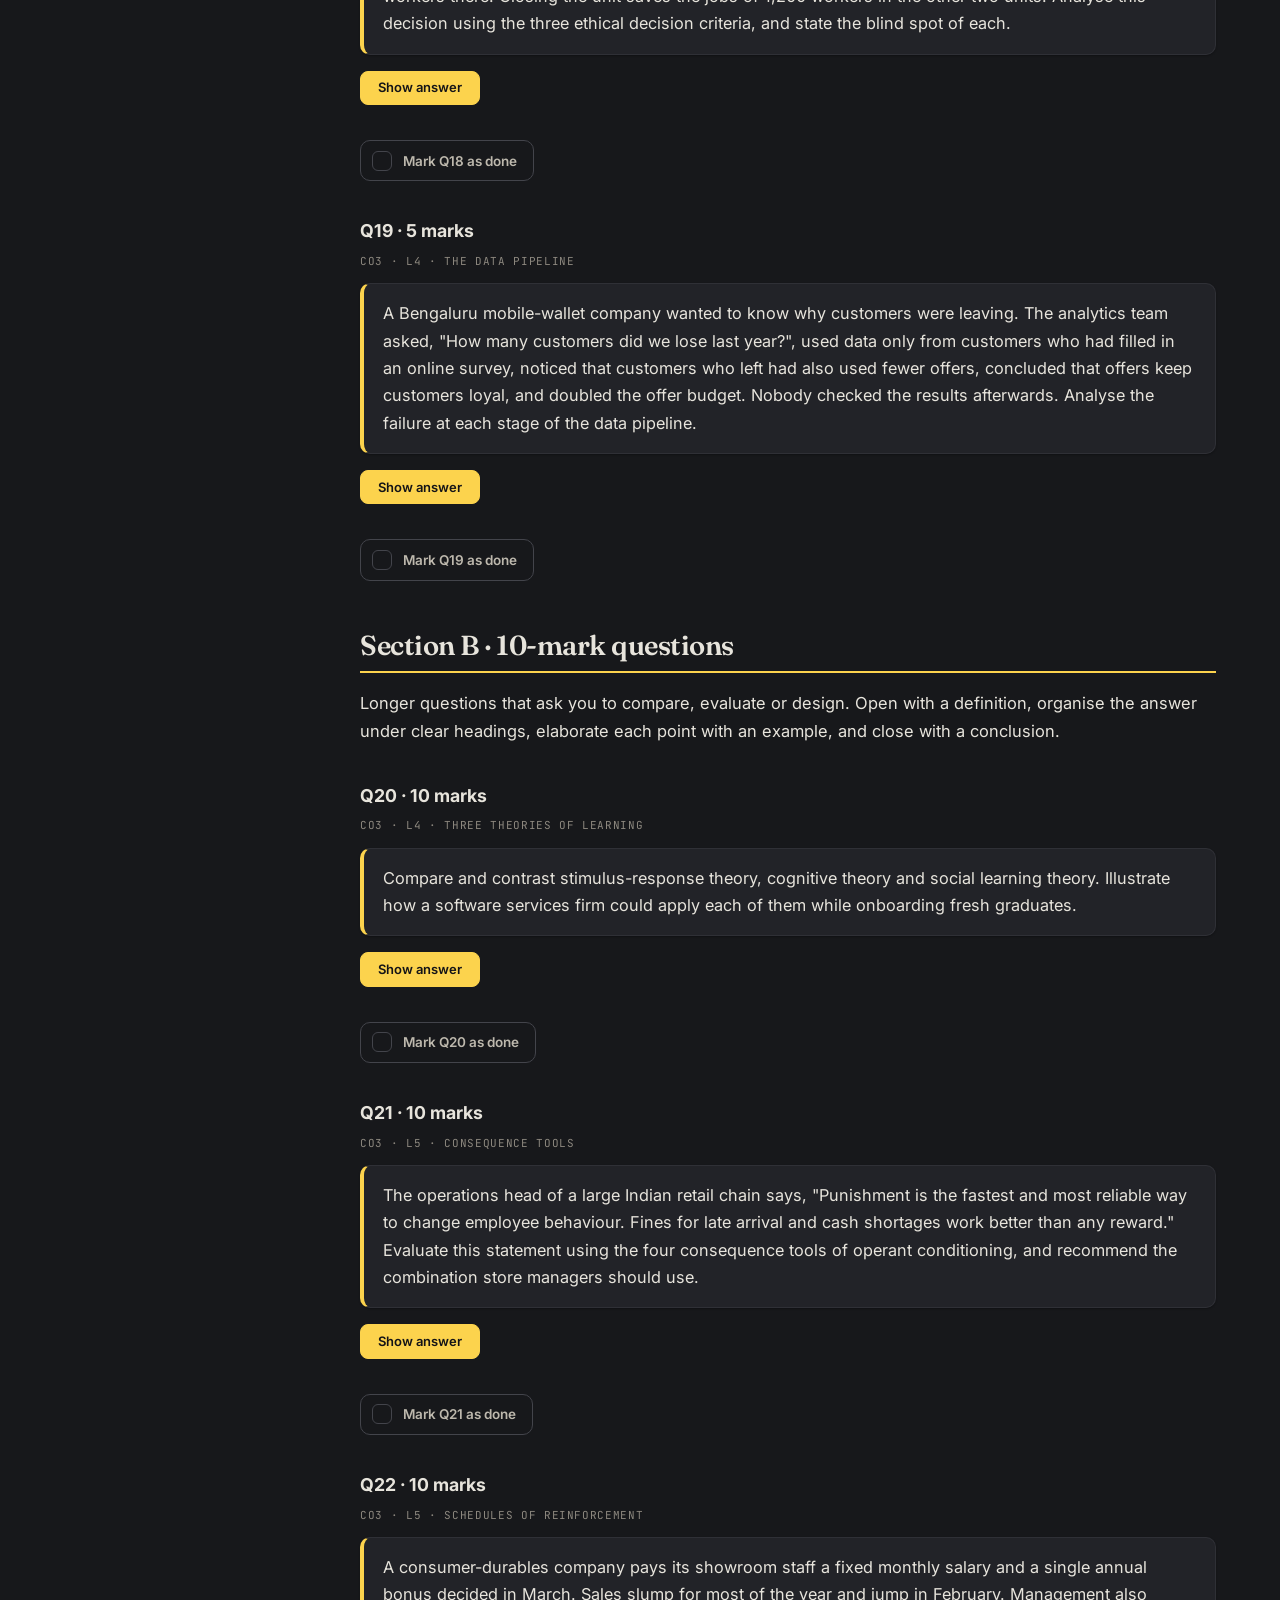
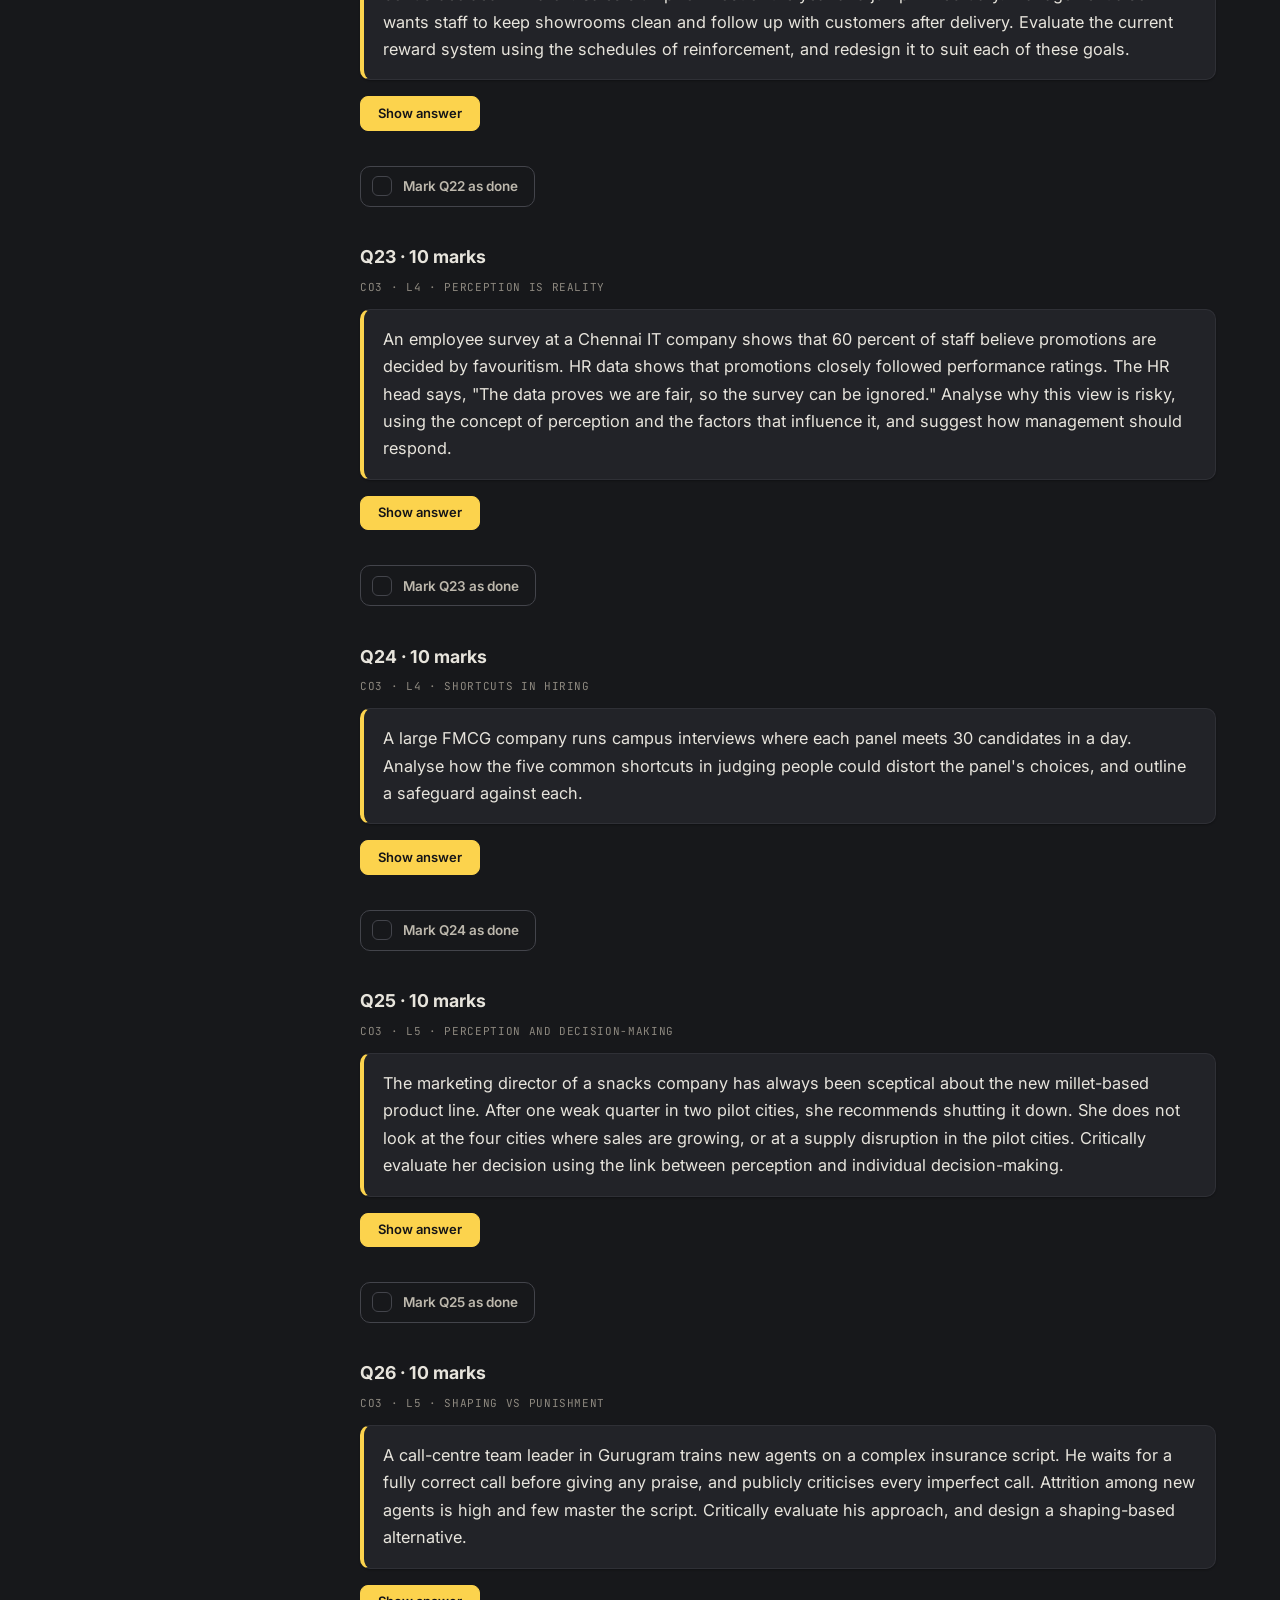
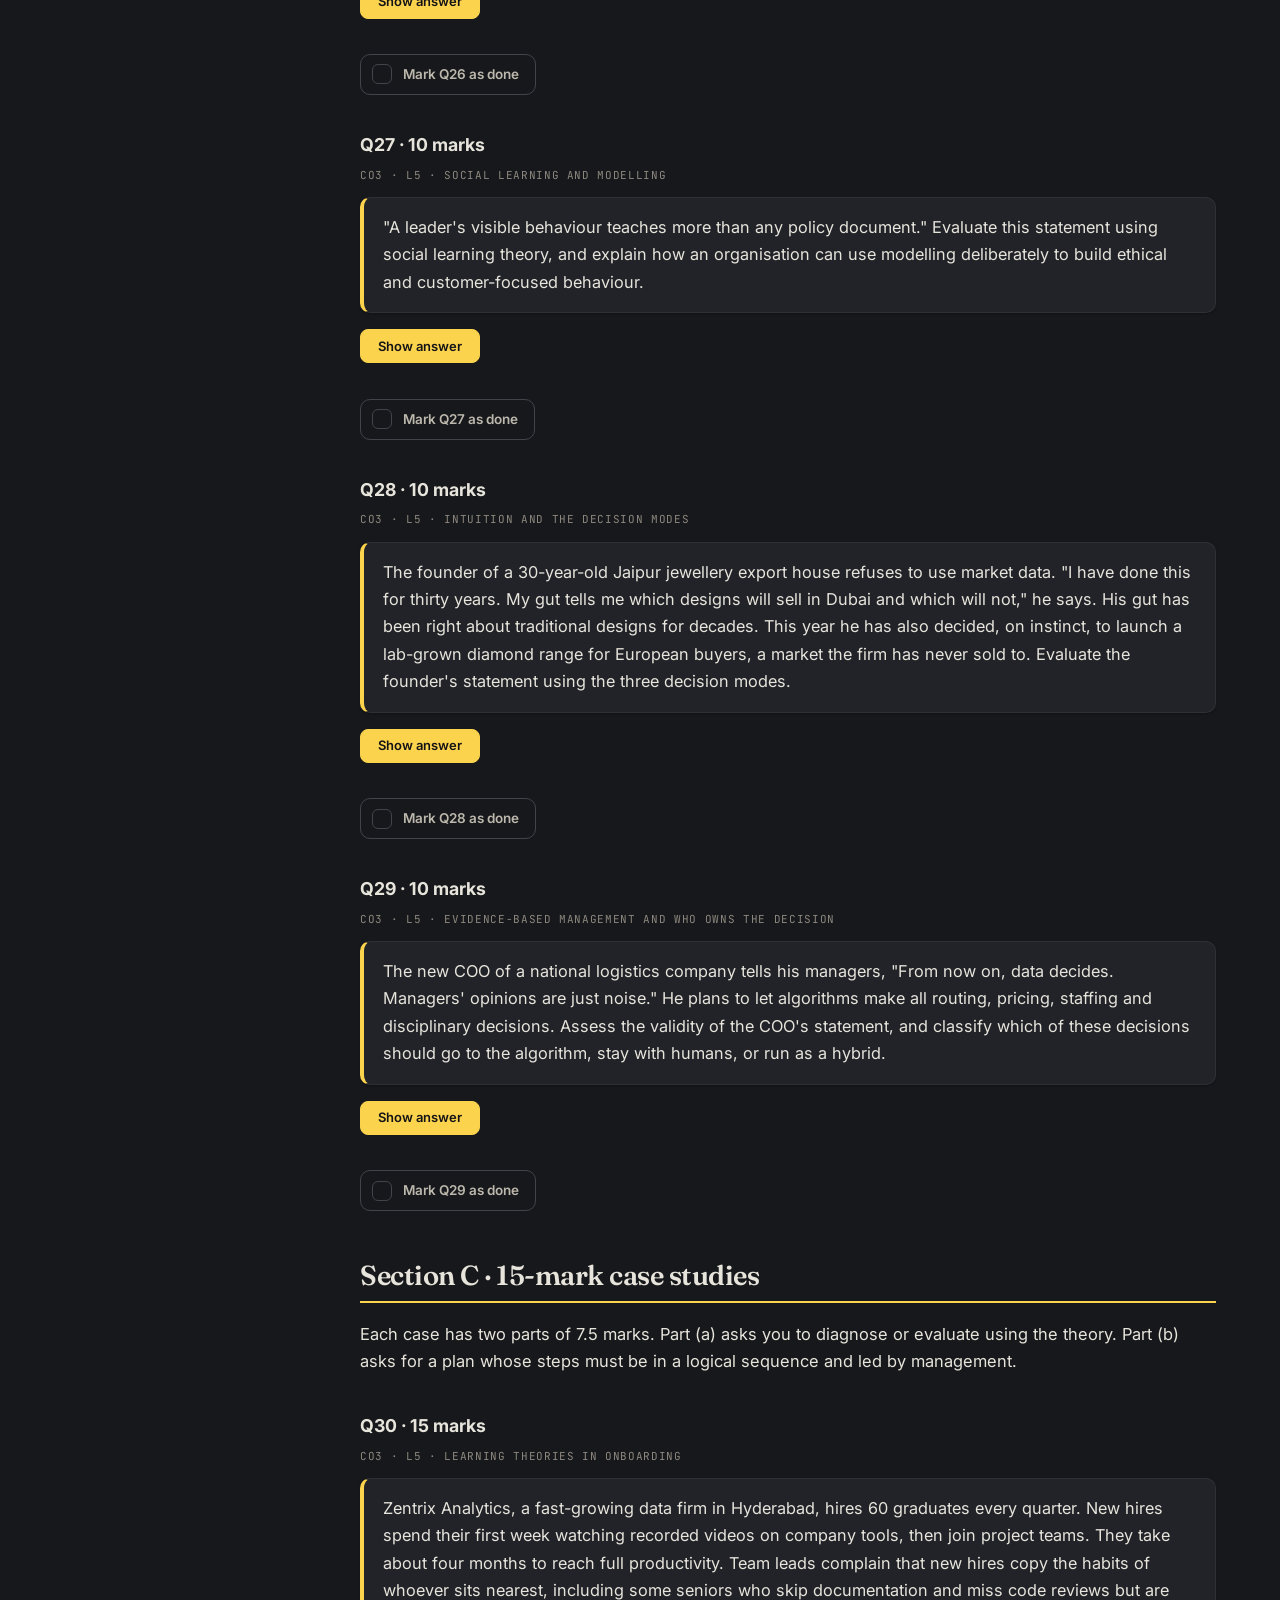
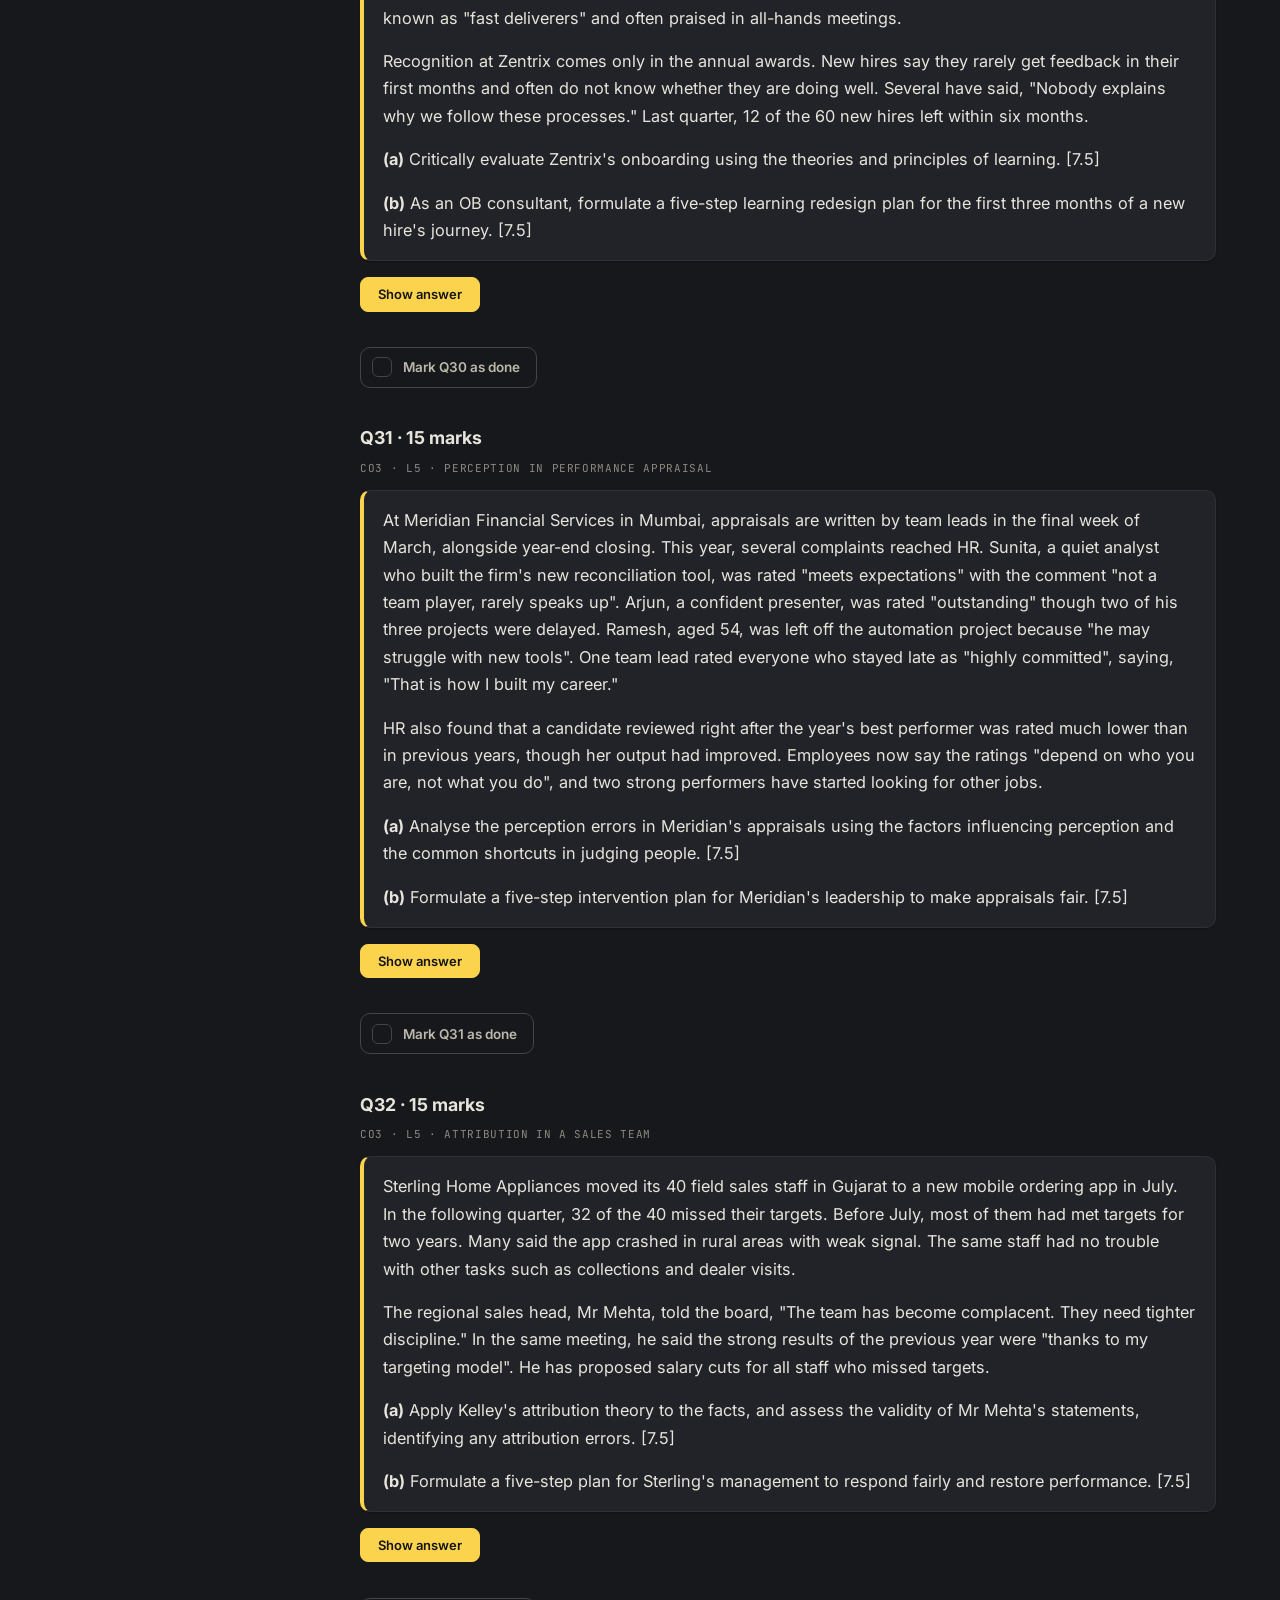
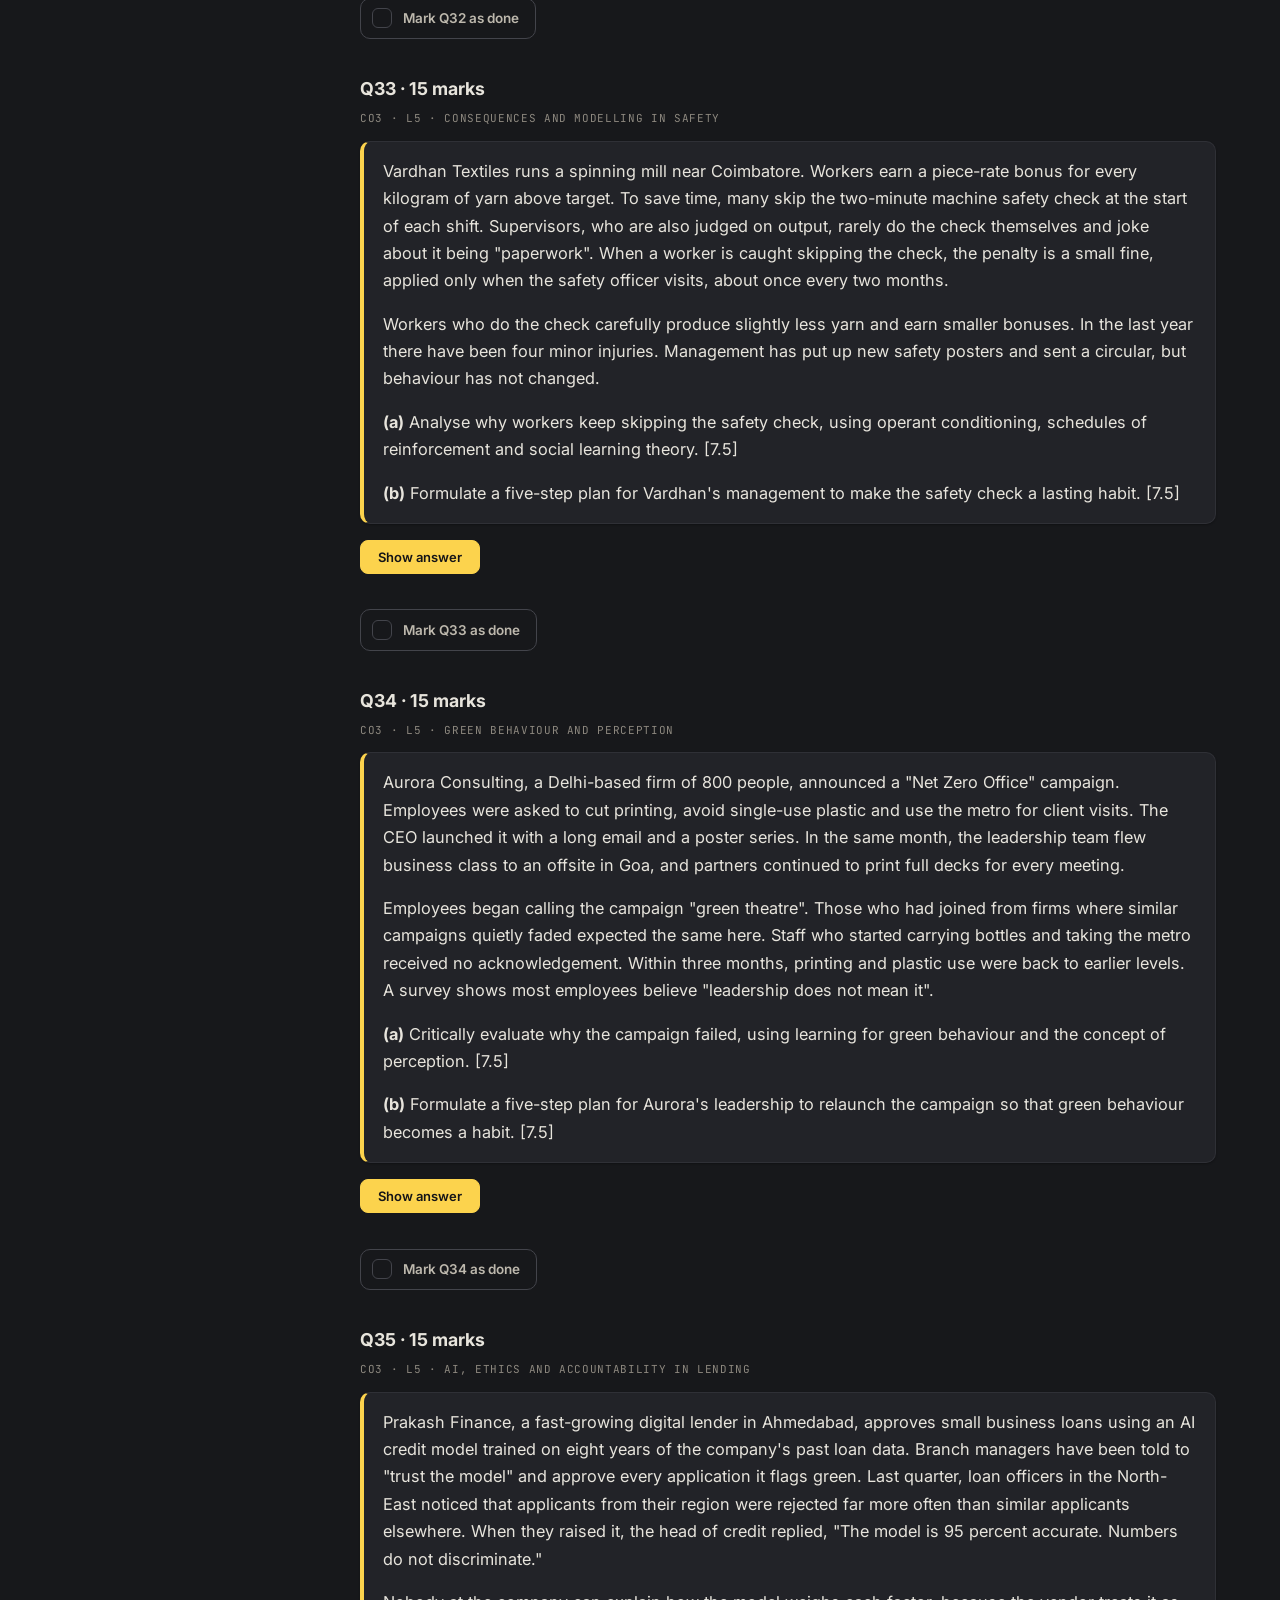
<file: qbank-unit3.html>
<!DOCTYPE html>
<html lang="en">
<head>
<meta charset="utf-8">
<meta name="viewport" content="width=device-width, initial-scale=1">
<title>Question bank · Unit 3 · COM401-8</title>
<link rel="stylesheet" href="assets/style.css?v=4">
<script src="assets/study.js?v=4"></script>
</head>
<body data-unit="3" data-title="Question bank · Unit 3">
<div class="shell">

<aside class="sidebar">
  <a class="side-brand" href="index.html">Organisational Behaviour</a>
  <div class="side-code">COM401-8 · Semester VII · BCom</div>

  <div class="side-group">
    <h4>Units</h4>
    <a class="side-unit" href="index.html"><span class="su-n">00</span><span>Start here</span></a>
    <a class="side-unit" href="unit3.html"><span class="su-n">U3</span><span>Learning, Perception &amp; Decision-Making</span></a>
    <a class="side-unit" href="unit4.html"><span class="su-n">U4</span><span>Group Behaviour &amp; Teams</span></a>
    <a class="side-unit" href="unit5.html"><span class="su-n">U5</span><span>Power, Conflict, Culture &amp; Change</span></a>
  </div>

  <div class="side-group">
    <h4>Question bank</h4>
    <a class="side-unit current" href="qbank-unit3.html"><span class="su-n">Q3</span><span>Unit 3 questions</span></a>
    <a class="side-unit" href="qbank-unit4.html"><span class="su-n">Q4</span><span>Unit 4 questions</span></a>
    <a class="side-unit" href="qbank-unit5.html"><span class="su-n">Q5</span><span>Unit 5 questions</span></a>
  </div>

  <div class="side-group">
    <h4>Section A · 5 marks</h4>
    <ul class="side-toc">
      <li><a href="#q1">Q1 · Has learning happened?</a></li>
      <li><a href="#q2">Q2 · Classical or operant</a></li>
      <li><a href="#q3">Q3 · Four consequence tools</a></li>
      <li><a href="#q4">Q4 · Accidental reinforcement</a></li>
      <li><a href="#q5">Q5 · Cognitive theory</a></li>
      <li><a href="#q6">Q6 · Social learning processes</a></li>
      <li><a href="#q7">Q7 · Principles of learning</a></li>
      <li><a href="#q8">Q8 · Shaping plan</a></li>
      <li><a href="#q9">Q9 · Green behaviour plan</a></li>
      <li><a href="#q10">Q10 · Perception factors</a></li>
      <li><a href="#q11">Q11 · Inattentional blindness</a></li>
      <li><a href="#q12">Q12 · Kelley's three signals</a></li>
      <li><a href="#q13">Q13 · Spot the shortcut</a></li>
      <li><a href="#q14">Q14 · Three decision modes</a></li>
      <li><a href="#q15">Q15 · Rational model steps</a></li>
      <li><a href="#q16">Q16 · Satisficing recruiter</a></li>
      <li><a href="#q17">Q17 · Spot the decision bias</a></li>
      <li><a href="#q18">Q18 · Ethical criteria</a></li>
      <li><a href="#q19">Q19 · Data pipeline failures</a></li>
    </ul>
  </div>

  <div class="side-group">
    <h4>Section B · 10 marks</h4>
    <ul class="side-toc">
      <li><a href="#q20">Q20 · Three learning theories</a></li>
      <li><a href="#q21">Q21 · Is punishment best?</a></li>
      <li><a href="#q22">Q22 · Redesign reward schedules</a></li>
      <li><a href="#q23">Q23 · Perception is reality</a></li>
      <li><a href="#q24">Q24 · Shortcuts in hiring</a></li>
      <li><a href="#q25">Q25 · Perception and decisions</a></li>
      <li><a href="#q26">Q26 · Shaping vs punishment</a></li>
      <li><a href="#q27">Q27 · Leaders as models</a></li>
      <li><a href="#q28">Q28 · Gut vs data</a></li>
      <li><a href="#q29">Q29 · Data decides?</a></li>
    </ul>
  </div>

  <div class="side-group">
    <h4>Section C · 15 marks</h4>
    <ul class="side-toc">
      <li><a href="#q30">Q30 · Zentrix onboarding</a></li>
      <li><a href="#q31">Q31 · Meridian appraisals</a></li>
      <li><a href="#q32">Q32 · Sterling sales slump</a></li>
      <li><a href="#q33">Q33 · Vardhan safety checks</a></li>
      <li><a href="#q34">Q34 · Aurora green campaign</a></li>
      <li><a href="#q35">Q35 · Prakash Finance AI</a></li>
      <li><a href="#q36">Q36 · Annapurna expansion</a></li>
    </ul>
  </div>
</aside>

<main>
<div class="wrap">

  <header class="masthead">
    <div class="mh-eyebrow">Question bank · Unit 3 · 36 questions</div>
    <h1>Unit 3 Questions: Learning, Perception and Decision-Making</h1>
    <p class="mh-sub">Exam-style questions in the pattern of the mid-semester paper, with model answers and marking schemes. Try each question first, then press Show answer.</p>
    <div class="mh-meta">
      <span class="chip">CO3 · L3 to L5</span>
      <span class="chip plain">5, 10 and 15 marks</span>
      <span class="chip plain">Class-notes topics only</span>
    </div>
  </header>

  <div class="box key">
    <span class="box-label">How to use this page</span>
    <p>Write or say your answer before opening the model answer. Each answer ends with the marking scheme, so you can mark yourself the way the examiner would. Tick <strong>Mark as done</strong> once you can answer a question well, then switch the top bar to <strong>Undone</strong> to see only the ones you still need to practise.</p>
  </div>

  <h2 class="sec qb-divider">Section A · 5-mark questions</h2>
  <p>Short applied questions. Each one asks you to use a single idea on a workplace situation, so open with a one-line definition and then give five clear points tied to the scenario.</p>

  <h3 id="q1">Q1 · 5 marks</h3>
  <p class="q-meta">CO3 · L4 · Meaning of learning</p>
  <div class="q-text"><p>Kaveri Bank made every branch employee complete an online module on the new KYC rules. All 400 staff passed the end-of-module quiz with over 80 percent. Three months later, an internal audit found that most branches were still opening accounts the old way. The training head insists, "Our people have learned the rules. The quiz proves it." Using the definition of learning, analyse whether learning has actually taken place, and suggest two changes to the programme.</p></div>
  <div class="answer">
    <p><strong>Learning</strong> is any relatively permanent change in behaviour that occurs as a result of experience. Each key word can be tested against the bank's case.</p>
    <ul>
      <li><strong>Behaviour:</strong> learning must show up in what people do, not in what they know. Passing a quiz shows knowledge. Opening accounts the old way shows the behaviour has not changed, so the claim fails on this word.</li>
      <li><strong>Permanent:</strong> even if a few staff followed the new rules right after the module, the audit shows they slipped back. A change that does not last is not learning.</li>
      <li><strong>Experience:</strong> the change must come from practice, observation or consequences. A one-time online module gave none of these. Learning cannot be installed by a circular or a memo.</li>
      <li><strong>Change 1, practice on the live system:</strong> make staff open dummy accounts on the actual screen under the new rules, so the behaviour is practised, not just read about.</li>
      <li><strong>Change 2, consequences and checks:</strong> branch heads review new accounts every week, praise correct files and correct errors at once, so the right behaviour is reinforced.</li>
    </ul>
    <p>So the training head is wrong. The quiz measured knowledge, and learning is judged by behaviour.</p>
    <div class="box exam"><span class="box-label">Marking scheme</span><p>Definition with the three key words applied to the case: 3 marks (1 each). Two practical changes linked to the definition: 2 marks (1 each).</p></div>
  </div>

  <h3 id="q2">Q2 · 5 marks</h3>
  <p class="q-meta">CO3 · L3 · Classical vs operant conditioning</p>
  <div class="q-text"><p>Classify each of the following workplace moments as classical or operant conditioning, and justify each answer in one line.</p>
  <ol>
    <li>A designer's heart starts racing whenever the client's name flashes on her phone, after three tense calls with that client.</li>
    <li>A delivery executive at a quick-commerce firm starts wearing his helmet every day after riders who wear one get a weekly safety bonus.</li>
    <li>An intern feels relaxed the moment he hears the office coffee machine, because breaks with his friendly team always start there.</li>
    <li>A team stops sending late reports after the manager begins deducting points from the quarterly score for every delay.</li>
    <li>An accountant feels uneasy entering the conference room where layoffs were announced last year.</li>
  </ol></div>
  <div class="answer">
    <p><strong>Classical conditioning</strong> links a neutral cue to an automatic, involuntary reaction. <strong>Operant conditioning</strong> shapes voluntary behaviour through the consequence that follows it.</p>
    <ol>
      <li><strong>Classical.</strong> The name on the screen is a cue paired with stressful calls. The racing heart is involuntary.</li>
      <li><strong>Operant.</strong> Wearing a helmet is a chosen behaviour, repeated because a reward (the bonus) follows it. This is positive reinforcement.</li>
      <li><strong>Classical.</strong> The sound of the machine has been paired with pleasant breaks, so it now triggers relaxation on its own.</li>
      <li><strong>Operant.</strong> Sending reports late is a voluntary act that falls because an unpleasant consequence (lost points) follows. This is punishment.</li>
      <li><strong>Classical.</strong> The room is a cue paired with a painful event. The unease is automatic, not chosen.</li>
    </ol>
    <p>The test in every case: if the reaction is automatic and set off by a cue that comes before it, it is classical. If the behaviour is chosen and driven by what follows, it is operant.</p>
    <div class="box exam"><span class="box-label">Marking scheme</span><p>1 mark per moment: 0.5 for the correct label and 0.5 for a justification that names the cue or the consequence.</p></div>
  </div>

  <h3 id="q3">Q3 · 5 marks</h3>
  <p class="q-meta">CO3 · L3 · The four consequence tools</p>
  <div class="q-text"><p>Riya manages a customer-support team in Hyderabad. She wants more agents to update tickets before closing them, and fewer agents to take unplanned long breaks. Design one move for each of the four consequence tools of operant conditioning that Riya could use, and state the effect each will have on behaviour.</p></div>
  <div class="answer">
    <p>Operant conditioning gives a manager four tools. <strong>Positive</strong> means something is added and <strong>negative</strong> means something is removed. Two tools raise a behaviour and two reduce it.</p>
    <ul>
      <li><strong>Positive reinforcement (adds something pleasant, behaviour rises):</strong> name the agent with the most complete ticket updates in the daily huddle and add points towards a monthly reward.</li>
      <li><strong>Negative reinforcement (removes something unpleasant, behaviour rises):</strong> agents who keep 95 percent of tickets updated for a month are excused from the end-of-day manual ticket audit.</li>
      <li><strong>Punishment (adds something unpleasant, behaviour falls):</strong> an unplanned long break leads to a formal note in the attendance record.</li>
      <li><strong>Extinction (removes the reward that kept the behaviour going, behaviour fades):</strong> if agents stretch breaks because colleagues cover their queue, stop the informal covering so the long break no longer pays off.</li>
      <li><strong>Balance:</strong> Riya should lean on the two reinforcement tools for ticket updates and use punishment sparingly, because punishment shows what to stop, not what to do.</li>
    </ul>
    <div class="box exam"><span class="box-label">Marking scheme</span><p>1 mark for each tool correctly defined and applied to Riya's team (4 marks). 1 mark for stating the effect on behaviour or a sensible note on balance.</p></div>
  </div>

  <h3 id="q4">Q4 · 5 marks</h3>
  <p class="q-meta">CO3 · L4 · Accidental reinforcement</p>
  <div class="q-text"><p>At a Chennai logistics office, the manager spends extra time with any employee who complains loudly in meetings, and often grants their requests to keep the peace. Quiet employees who raise issues by email get no reply for days. Over six months, loud complaining has doubled. Analyse which consequence tools the manager is using without realising it, and explain how he should correct the situation.</p></div>
  <div class="answer">
    <p>Under operant conditioning, behaviour followed by a pleasant consequence is repeated. Managers often reward the very behaviour they want to stop.</p>
    <ul>
      <li><strong>Accidental positive reinforcement:</strong> attention and granted requests follow loud complaining. A pleasant consequence is being added, so the behaviour rises. That is why it has doubled.</li>
      <li><strong>Accidental extinction of the right behaviour:</strong> calm emails get no response, so the reward that should keep them going is missing. That behaviour is fading.</li>
      <li><strong>Correction 1, extinction for the loud style:</strong> stop granting requests simply because they are loud. Acknowledge briefly and move the issue to a proper channel, so loudness no longer pays.</li>
      <li><strong>Correction 2, positive reinforcement for the right channel:</strong> reply to emailed issues within a fixed time and act on good ones, so raising issues calmly is what gets results.</li>
      <li><strong>Correction 3, consistency:</strong> apply the same rule to everyone. If loud complaints are rewarded even now and then, the behaviour becomes harder to remove.</li>
    </ul>
    <div class="box exam"><span class="box-label">Marking scheme</span><p>Identifying the accidental reinforcement and the accidental extinction: 2 marks. Three corrective moves using the correct tools: 3 marks (1 each).</p></div>
  </div>

  <h3 id="q5">Q5 · 5 marks</h3>
  <p class="q-meta">CO3 · L3 · Cognitive theory of learning</p>
  <div class="q-text"><p>Aman, a junior associate at a Gurugram consulting firm, was never formally trained on the client-billing process. He simply watched how invoices moved between teams during his first year. When the billing executive resigned suddenly, Aman ran the entire month-end billing without help. Explain this using Tolman's cognitive theory of learning, and state the lesson for managers.</p></div>
  <div class="answer">
    <p><strong>Cognitive theory</strong> (Tolman) holds that learning is more than reflex. Thinking sits between the stimulus and the response.</p>
    <ul>
      <li><strong>Mental map:</strong> over the year Aman built a mental picture of the billing system: which team raises the invoice, who approves it, where it goes next.</li>
      <li><strong>Learning without immediate reward:</strong> nobody rewarded Aman for noticing the process. He learned it anyway, like Tolman's rats that learned the maze with no food in it.</li>
      <li><strong>Learning shows when it is useful:</strong> the knowledge stayed hidden until the resignation gave him a reason to use it, just as the rats ran fast once food was placed at the end.</li>
      <li><strong>Expectancy:</strong> Aman expected that stepping in would be valued, so he acted on that belief.</li>
      <li><strong>Lesson for managers:</strong> explain the why, not just the what. People who understand how a system works can handle new situations without being told every step. Exposing juniors to whole processes builds capacity for the future.</li>
    </ul>
    <div class="box exam"><span class="box-label">Marking scheme</span><p>1 mark each for mental maps, learning without reward, use when useful (Tolman's rats), and expectancy applied to Aman. 1 mark for the managerial lesson.</p></div>
  </div>

  <h3 id="q6">Q6 · 5 marks</h3>
  <p class="q-meta">CO3 · L4 · Social learning theory</p>
  <div class="q-text"><p>At a Kolkata advertising agency, new joiners are seated next to Vikram, the top-billing account manager. Vikram gets results, but he skips client briefs, cuts corners on approvals and is openly praised by the founders. Within months, the new joiners are doing the same. Using the four processes of social learning theory, analyse why this happened.</p></div>
  <div class="answer">
    <p><strong>Social learning theory</strong> (Bandura) says people learn by watching others and copying models they find credible or admired. They do not need to be rewarded themselves.</p>
    <ul>
      <li><strong>Attention:</strong> the joiners noticed Vikram because he sits beside them and is the most successful, admired person around. Credible models get attention, whether their habits are good or bad.</li>
      <li><strong>Retention:</strong> they see his shortcuts every day, so the behaviour is easy to remember and recall.</li>
      <li><strong>Reproduction:</strong> skipping briefs and rushing approvals takes no special skill, so the joiners can copy it at once.</li>
      <li><strong>Motivation:</strong> the founders openly praise Vikram. Seeing the model rewarded tells the joiners that this is how to succeed, so they want to copy it.</li>
      <li><strong>Conclusion:</strong> the agency taught the shortcuts without meaning to. Seating and praise made Vikram the model, and a leader or star is always modelling, whether they intend to or not.</li>
    </ul>
    <div class="box exam"><span class="box-label">Marking scheme</span><p>1 mark for each of the four processes applied to the case (4 marks). 1 mark for the conclusion on unintended modelling.</p></div>
  </div>

  <h3 id="q7">Q7 · 5 marks</h3>
  <p class="q-meta">CO3 · L5 · Principles of learning</p>
  <div class="q-text"><p>A pharmaceutical company trains its new medical representatives with a single eight-hour lecture on 40 products, delivered in a hotel hall. Trainees take no part in role-plays. Their first feedback comes at the half-yearly appraisal. Most are struggling in the field. Evaluate this training against the five principles of learning.</p></div>
  <div class="answer">
    <p>The <strong>principles of learning</strong> are the conditions that make training stick. The programme breaks all five.</p>
    <ul>
      <li><strong>Motivation and readiness:</strong> 40 products in one day overloads new reps who lack the basics. They are not ready for that volume, and interest drops.</li>
      <li><strong>Active practice and repetition:</strong> a lecture means listening, not doing. Without role-plays, the reps never practise detailing a product to a doctor.</li>
      <li><strong>Timely feedback and reinforcement:</strong> the first feedback comes after six months. By then wrong habits are fixed. Feedback should follow each attempt.</li>
      <li><strong>Meaningful, whole-to-part material:</strong> a list of 40 products has no big picture. Reps should first see the doctor's journey and the therapy area, then the product details.</li>
      <li><strong>Transfer:</strong> a hotel hall is nothing like a doctor's clinic. Practice in clinic-like conditions, or on field visits with a senior, would carry over to the job.</li>
    </ul>
    <p>Verdict: the content may be accurate, but the design ignores how people learn, so it fails to change field behaviour.</p>
    <div class="box exam"><span class="box-label">Marking scheme</span><p>1 mark for each principle named and evaluated against the case.</p></div>
  </div>

  <h3 id="q8">Q8 · 5 marks</h3>
  <p class="q-meta">CO3 · L3 · Shaping</p>
  <div class="q-text"><p>Nisha has just joined a Bengaluru property firm as a sales executive. Her manager wants her to log every client interaction in the company's CRM with complete notes, a habit most new joiners resist. Design a shaping plan for Nisha's manager using the four steps of shaping.</p></div>
  <div class="answer">
    <p><strong>Shaping</strong> means reinforcing successive approximations: rewarding each small step that moves closer to the target behaviour instead of waiting for the finished article.</p>
    <ul>
      <li><strong>Target behaviour:</strong> every client interaction logged in the CRM, with complete notes, on the same day.</li>
      <li><strong>Step 1, start where she is:</strong> in week one, praise Nisha for logging any interaction at all, even with one-line notes.</li>
      <li><strong>Step 2, raise the bar in stages:</strong> in week two, praise only entries made on the same day. In week three, only entries with the client's needs and next step recorded. The old level no longer earns praise.</li>
      <li><strong>Step 3, reward often early, then thin out:</strong> daily recognition in the first weeks builds the habit. Later, move to occasional checks and monthly recognition so it lasts without the manager.</li>
      <li><strong>Step 4, never punish the attempt:</strong> if an entry is incomplete, coach her on what to add instead of scolding. Punishing a rough step kills the willingness to try the next one.</li>
    </ul>
    <div class="box exam"><span class="box-label">Marking scheme</span><p>Definition and target behaviour: 1 mark. Each of the four steps applied to Nisha: 1 mark each (4 marks).</p></div>
  </div>

  <h3 id="q9">Q9 · 5 marks</h3>
  <p class="q-meta">CO3 · L3 · Learning for green behaviour</p>
  <div class="q-text"><p>A private hospital chain in Kochi wants staff to cut single-use plastic in wards and canteens. Past awareness posters had no effect. Using learning for green behaviour, design a plan that applies modelling, reinforcement and shaping.</p></div>
  <div class="answer">
    <p><strong>Learning for green behaviour</strong> applies the learning engine to sustainability. Green actions bring no immediate personal payoff, so they rarely become habits on their own. Posters inform, but they do not change behaviour.</p>
    <ul>
      <li><strong>Model (social learning):</strong> senior doctors, nursing superintendents and ward heads visibly use steel bottles and refuse plastic cutlery. Staff copy admired models far faster than they follow posters.</li>
      <li><strong>Green champions:</strong> appoint one respected nurse per ward as a champion, so there is a model close to every shift.</li>
      <li><strong>Reinforce (operant conditioning):</strong> publish ward-wise plastic reduction each month and recognise the best ward in the staff meeting. What gets reinforced gets repeated.</li>
      <li><strong>Shape (successive approximations):</strong> start with one easy habit, such as reusable cups in the canteen. Then move to cloth bags in pharmacies, then plastic-free ward supplies.</li>
      <li><strong>Link to values:</strong> connect the plan to patient and community health, so the habit carries meaning beyond the rule.</li>
    </ul>
    <div class="box exam"><span class="box-label">Marking scheme</span><p>Modelling, reinforcement and shaping, each correctly linked to its theory and applied: 1 mark each (3 marks). 2 further relevant points (champions, why posters fail, link to values): 1 mark each.</p></div>
  </div>

  <h3 id="q10">Q10 · 5 marks</h3>
  <p class="q-meta">CO3 · L4 · Factors influencing perception</p>
  <div class="q-text"><p>Two regional managers at a Mumbai insurance firm rate the same employee, Farhan, very differently. Manager A, who prefers people who speak up, rates him "average, lacks initiative". Manager B, who works with him on long data projects, rates him "excellent". Farhan is quiet in meetings and was rated during a hectic quarter-end week. Analyse the difference using the three factors that influence perception.</p></div>
  <div class="answer">
    <p><strong>Perception</strong> is the process by which individuals organise and interpret sensory impressions to give meaning to their environment. What is perceived can differ from reality, and three factors explain why.</p>
    <ul>
      <li><strong>The perceiver, attitudes and interests:</strong> Manager A values visible talk, so he reads silence as low initiative. Manager B values careful analysis, so he notices the quality of Farhan's work.</li>
      <li><strong>The perceiver, experience and expectations:</strong> Manager B has seen Farhan's output over long projects. Manager A's view rests on meetings alone.</li>
      <li><strong>The target:</strong> loud, active people grab attention. Farhan is quiet, so he is less noticeable to someone who judges by meetings.</li>
      <li><strong>The situation:</strong> a hectic quarter-end week is a poor setting for judging anyone. Context shapes how the same behaviour is read.</li>
      <li><strong>Conclusion:</strong> the difference lies more in the perceivers and the setting than in Farhan. Since people act on perception, the firm should base ratings on evidence of output, not impressions.</li>
    </ul>
    <div class="box exam"><span class="box-label">Marking scheme</span><p>Definition: 1 mark. Perceiver, target and situation each applied to the case: 1 mark each (3 marks). Conclusion or managerial implication: 1 mark.</p></div>
  </div>

  <h3 id="q11">Q11 · 5 marks</h3>
  <p class="q-meta">CO3 · L3 · Inattentional blindness</p>
  <div class="q-text"><p>A production supervisor at an auto-parts plant in Chakan is under pressure to hit daily output targets. He walks the floor every hour counting completed units. After a minor accident, an inspection finds that a guard rail had been missing for two weeks, right next to his walking route. Explain this using inattentional blindness, and outline three safeguards management should put in place.</p></div>
  <div class="answer">
    <p><strong>Inattentional blindness</strong> is the failure to see something in plain sight because attention is fully committed to something else. In Simons' selective attention test, viewers counting passes miss something impossible happening right in front of them.</p>
    <ul>
      <li><strong>Why it happened:</strong> the supervisor's attention was locked on counting units. Attention is limited, so the missing rail was not seen, even though he walked past it every hour.</li>
      <li><strong>Not a personal failing:</strong> this is how attention works. Anyone given one narrow task tends to miss the rest.</li>
      <li><strong>Safeguard 1, a second pair of eyes:</strong> assign a separate safety walk by a different person, whose only focus is hazards.</li>
      <li><strong>Safeguard 2, structured checklists:</strong> a short safety checklist on each round forces attention to the items an output-focused eye would skip.</li>
      <li><strong>Safeguard 3, open reporting:</strong> let any worker flag a hazard instantly, so the team's eyes cover what one person misses.</li>
    </ul>
    <div class="box exam"><span class="box-label">Marking scheme</span><p>Definition and explanation of the case: 2 marks. Three safeguards: 3 marks (1 each).</p></div>
  </div>

  <h3 id="q12">Q12 · 5 marks</h3>
  <p class="q-meta">CO3 · L4 · Attribution theory</p>
  <div class="q-text"><p>Deepa, an analyst at a Noida fintech, submitted her monthly risk report late. Her manager gathers these facts. Deepa is late only with this report and is on time with everything else. Four of the five analysts who prepare the same report were also late this month. Deepa has never been late with this report before. Apply Kelley's attribution theory to decide whether the delay is internally or externally caused.</p></div>
  <div class="answer">
    <p><strong>Attribution theory</strong> says we judge whether behaviour is internally caused (under the person's control) or externally caused (forced by the situation). Kelley's three signals guide that judgement.</p>
    <ul>
      <li><strong>Distinctiveness is high:</strong> Deepa is late only on this report, not on everything. High distinctiveness points to an external cause.</li>
      <li><strong>Consensus is high:</strong> most analysts preparing the same report were also late. When everyone faces the same result, the situation is the likely cause. This points external.</li>
      <li><strong>Consistency is low:</strong> she has never been late with this report before. A one-off points to something in the situation that month, not to the person.</li>
      <li><strong>Verdict:</strong> all three signals point to an <strong>external</strong> cause, such as late source data, a system change or a new reporting format.</li>
      <li><strong>Managerial action:</strong> fix the cause in the process instead of blaming Deepa. Blaming her would be the fundamental attribution error.</li>
    </ul>
    <div class="box exam"><span class="box-label">Marking scheme</span><p>Each of the three signals correctly read and applied: 1 mark each (3 marks). Correct overall attribution: 1 mark. Managerial implication: 1 mark.</p></div>
  </div>

  <h3 id="q13">Q13 · 5 marks</h3>
  <p class="q-meta">CO3 · L3 · Shortcuts in judging people</p>
  <div class="q-text"><p>Identify the perceptual shortcut at work in each of the following moments at a hiring and appraisal committee, and explain it briefly.</p>
  <ol>
    <li>"She topped her MBA batch, so her client-handling must be excellent too."</li>
    <li>"He's from a small town. He won't manage our international clients."</li>
    <li>"I never leave before 9 pm, so anyone who leaves at 6 can't be serious about the job."</li>
    <li>"After that brilliant last candidate, this one looks very ordinary."</li>
    <li>A manager who believes the sales team is lazy remembers only the days they came in late.</li>
  </ol></div>
  <div class="answer">
    <p><strong>Perceptual shortcuts</strong> save time when judging people, but each one injects bias into hiring and reviews.</p>
    <ol>
      <li><strong>Halo effect:</strong> one standout trait (academic rank) colours the whole impression, including skills nobody has checked.</li>
      <li><strong>Stereotyping:</strong> the candidate is judged by the group he is placed in (small-town background), not as an individual.</li>
      <li><strong>Projection:</strong> the manager assumes others share his own values about long hours. He mistakes his mirror for a window.</li>
      <li><strong>Contrast effect:</strong> the candidate is judged against the one who came just before, not against a fixed standard.</li>
      <li><strong>Selective perception:</strong> the manager notices only evidence that fits his existing view and filters out the rest.</li>
    </ol>
    <div class="box exam"><span class="box-label">Marking scheme</span><p>1 mark per moment: 0.5 for the correct shortcut and 0.5 for the explanation.</p></div>
  </div>

  <h3 id="q14">Q14 · 5 marks</h3>
  <p class="q-meta">CO3 · L4 · The three decision modes</p>
  <div class="q-text"><p>Three managers at a Pune engineering firm make decisions on the same day. Asha, the procurement head, has two weeks and full supplier data, so she scores six vendors on weighted criteria before awarding a five-year contract. Vikram, the admin manager, needs a caterer for Friday's team lunch, checks three nearby options and books the first one that fits the budget. Farhan, a shift supervisor with 20 years on the line, hears an unusual noise from a press and stops it at once without running any checks. Identify the decision mode each manager used and analyse whether each mode suited the situation.</p></div>
  <div class="answer">
    <p>Every decision starts as a gap between how things are and how we want them to be. Managers close that gap in one of three modes: rational, bounded or intuitive.</p>
    <ul>
      <li><strong>Asha, rational mode:</strong> full information, weighted criteria and every option scored, with the best one winning. This suits her case well, because a five-year contract is high-stakes and she has the time and data the rational mode needs.</li>
      <li><strong>Vikram, bounded rationality:</strong> he scanned a few options and picked the first that was good enough. This is satisficing. It suits a low-stakes, one-off lunch, where searching for the perfect caterer would waste time.</li>
      <li><strong>Farhan, intuitive mode:</strong> a fast judgement distilled from deep experience, felt more than reasoned. A machine noise is a recurring, pattern-rich situation he has met many times, so his intuition is reliable here.</li>
      <li><strong>Where each would fail:</strong> Vikram's satisficing would be risky for the five-year contract, and Farhan's gut feel would be unsafe on a new kind of machine he has never worked with.</li>
      <li><strong>Judgement:</strong> all three chose well, because each matched the mode to the stakes, the time available and how familiar the situation was.</li>
    </ul>
    <div class="box exam"><span class="box-label">Marking scheme</span><p>Correct mode identified for each manager: 1.5 marks (0.5 each). Analysis of whether each mode suited the situation: 3 marks (1 each). Overall judgement or note on where each mode fails: 0.5 marks.</p></div>
  </div>

  <h3 id="q15">Q15 · 5 marks</h3>
  <p class="q-meta">CO3 · L3 · Rational decision-making model</p>
  <div class="q-text"><p>A Kolkata college must choose a new canteen vendor for its 3,000 students. The principal asks the student council to "decide properly, not just pick the cheapest". Apply the six steps of the rational decision-making model to show how the council should make this decision.</p></div>
  <div class="answer">
    <p>The <strong>rational decision-making model</strong> assumes a clear problem, full information and a single goal, and moves through six steps.</p>
    <ol>
      <li><strong>Define the problem:</strong> the college needs a canteen vendor who can serve 3,000 students hygienic, affordable food at peak hours.</li>
      <li><strong>Identify the decision criteria:</strong> price per meal, hygiene record, menu variety, serving speed and student feedback from the vendor's other sites.</li>
      <li><strong>Weight the criteria:</strong> hygiene 30, price 25, serving speed 20, variety 15, past feedback 10. This stops price from deciding everything, as the principal asked.</li>
      <li><strong>Generate the alternatives:</strong> invite proposals from, say, five vendors and visit each one's current site.</li>
      <li><strong>Rate each alternative against the criteria:</strong> score each vendor out of 10 on every criterion and multiply by the weights.</li>
      <li><strong>Choose the highest-scoring option:</strong> award the contract to the vendor with the best weighted total, even if it is not the cheapest.</li>
    </ol>
    <p>The model fits here because the decision affects every student for a year and the council has time to gather information.</p>
    <div class="box exam"><span class="box-label">Marking scheme</span><p>Six steps named in the correct order and applied to the canteen choice: 4.5 marks (0.75 each). Link to the principal's instruction or why the model suits the case: 0.5 marks.</p></div>
  </div>

  <h3 id="q16">Q16 · 5 marks</h3>
  <p class="q-meta">CO3 · L4 · Bounded rationality and satisficing</p>
  <div class="q-text"><p>Neha, a recruiter at a Gurugram BPO, has to fill 40 customer-support seats in ten days. She interviews candidates in the order they apply and offers the job to anyone who clears a basic language test, stopping once all seats are filled. Her manager says she "did not find the best people". Analyse Neha's approach using bounded rationality, and explain when this approach is acceptable and when it should be avoided.</p></div>
  <div class="answer">
    <p><strong>Bounded rationality</strong> (Herbert Simon) says that limited time, information and mental capacity stop us from finishing the rational process. We build a simplified model, consider a few options and pick the first one that is good enough.</p>
    <ul>
      <li><strong>Simplified model:</strong> Neha reduced the job to one criterion, the language test, instead of weighing every skill a support agent needs.</li>
      <li><strong>Satisficing:</strong> she accepted the first candidates who were good enough and stopped searching once seats were filled. She did not compare all applicants to find the best.</li>
      <li><strong>Why it is reasonable here:</strong> ten days for 40 hires leaves no time for a full rational search. For high-volume entry-level roles, good enough is often fine.</li>
      <li><strong>The cost:</strong> the manager is right that the search may have stopped before the best candidates applied. Satisficing trades quality for speed.</li>
      <li><strong>When to avoid it:</strong> protect the decisions that truly matter, such as hiring a team leader, by slowing down, using more criteria and comparing more candidates.</li>
    </ul>
    <div class="box exam"><span class="box-label">Marking scheme</span><p>Definition of bounded rationality with Simon: 1 mark. Satisficing applied to Neha: 2 marks. When it is acceptable and when to avoid it: 2 marks.</p></div>
  </div>

  <h3 id="q17">Q17 · 5 marks</h3>
  <p class="q-meta">CO3 · L3 · Decision biases</p>
  <div class="q-text"><p>Identify the decision bias at work in each of these moments at a Chennai manufacturing company and explain it briefly.</p>
  <ol>
    <li>The first quote for a new machine was Rs 80 lakh, so the purchase team treats Rs 70 lakh as a bargain without checking market prices.</li>
    <li>The plant head has already spent Rs 3 crore on a failing automation line and approves another Rs 1 crore "so the earlier money is not wasted".</li>
    <li>After a fire at a factory in another state was all over the news, the board diverts the whole safety budget to fire drills, although machine injuries are far more common at its own plant.</li>
    <li>The marketing head who wants a new product launch reads only the market reports that support it.</li>
    <li>After a product fails, a director tells the board, "I always knew it would flop."</li>
  </ol></div>
  <div class="answer">
    <p><strong>Decision biases</strong> are systematic errors that creep in when managers decide, especially when they satisfice or rely on intuition.</p>
    <ol>
      <li><strong>Anchoring:</strong> the team fixates on the first number named (Rs 80 lakh) and judges every later offer against it.</li>
      <li><strong>Escalation of commitment:</strong> more money is poured into a failing project to justify the money already spent.</li>
      <li><strong>Availability:</strong> a rare risk feels likely because it was just in the news and comes easily to mind.</li>
      <li><strong>Confirmation:</strong> she seeks only the information that supports what she already wants to do.</li>
      <li><strong>Hindsight:</strong> once the outcome is known, the director believes he predicted it all along.</li>
    </ol>
    <div class="box exam"><span class="box-label">Marking scheme</span><p>1 mark per moment: 0.5 for naming the correct bias and 0.5 for explaining how it shows in the scenario.</p></div>
  </div>

  <h3 id="q18">Q18 · 5 marks</h3>
  <p class="q-meta">CO3 · L4 · Ethical decision criteria</p>
  <div class="q-text"><p>A struggling textile mill in Surat can survive only by closing one of its three units and laying off 300 workers there. Closing the unit saves the jobs of 1,200 workers in the other two units. Analyse this decision using the three ethical decision criteria, and state the blind spot of each.</p></div>
  <div class="answer">
    <p>Robbins names three <strong>ethical decision criteria</strong>. Each one protects something real and each has a blind spot.</p>
    <ul>
      <li><strong>Utilitarianism:</strong> choose the greatest good for the greatest number. Saving 1,200 jobs by closing one unit gives the most benefit overall, so this criterion supports the closure. <em>Blind spot:</em> it quietly sacrifices the 300 workers, the minority, for the majority.</li>
      <li><strong>Rights:</strong> respect individual rights such as due process. The 300 workers have a right to fair notice, legal dues and a hearing before the decision. <em>Blind spot:</em> taken alone, it could block a closure that saves the many.</li>
      <li><strong>Justice:</strong> apply rules fairly and share costs equitably. The mill should choose the unit on fair, open criteria and share the pain, for example through severance, retraining and management pay cuts. <em>Blind spot:</em> equal treatment that ignores performance can reward mediocrity.</li>
      <li><strong>Holding them in tension:</strong> the mature decision closes the unit (utilitarian), but with due process (rights) and a fair choice and fair support (justice).</li>
    </ul>
    <div class="box exam"><span class="box-label">Marking scheme</span><p>Each criterion explained and applied to the mill: 3 marks (1 each). Blind spot of each: 1.5 marks (0.5 each). Balanced conclusion: 0.5 marks.</p></div>
  </div>

  <h3 id="q19">Q19 · 5 marks</h3>
  <p class="q-meta">CO3 · L4 · The data pipeline</p>
  <div class="q-text"><p>A Bengaluru mobile-wallet company wanted to know why customers were leaving. The analytics team asked, "How many customers did we lose last year?", used data only from customers who had filled in an online survey, noticed that customers who left had also used fewer offers, concluded that offers keep customers loyal, and doubled the offer budget. Nobody checked the results afterwards. Analyse the failure at each stage of the data pipeline.</p></div>
  <div class="answer">
    <p><strong>Data-driven decision-making</strong> bases decisions on evidence rather than gut feel. A data-driven decision is only as good as the pipeline behind it.</p>
    <ul>
      <li><strong>1 · Frame:</strong> the question counted lost customers but did not ask why they left. A badly framed question means even perfect data answers the wrong thing.</li>
      <li><strong>2 · Gather:</strong> using only survey responders leaves out customers who left quietly. The data was unrepresentative, so bias entered at the start.</li>
      <li><strong>3 · Analyse:</strong> customers who left also used fewer offers, but that does not show offers cause loyalty. They may have used fewer offers because they were already leaving. Two things moving together were read as cause and effect.</li>
      <li><strong>4 · Decide and review:</strong> the budget was doubled and never reviewed, so if the decision was wrong, the mistake will repeat.</li>
      <li><strong>Lesson:</strong> evidence-based management needs discipline at every stage, with a human checking the frame, the data and the result.</li>
    </ul>
    <div class="box exam"><span class="box-label">Marking scheme</span><p>Failure at each of the four stages correctly identified and explained: 4 marks (1 each). Overall lesson on evidence-based management: 1 mark.</p></div>
  </div>


  <h2 class="sec qb-divider">Section B · 10-mark questions</h2>
  <p>Longer questions that ask you to compare, evaluate or design. Open with a definition, organise the answer under clear headings, elaborate each point with an example, and close with a conclusion.</p>

  <h3 id="q20">Q20 · 10 marks</h3>
  <p class="q-meta">CO3 · L4 · Three theories of learning</p>
  <div class="q-text"><p>Compare and contrast stimulus-response theory, cognitive theory and social learning theory. Illustrate how a software services firm could apply each of them while onboarding fresh graduates.</p></div>
  <div class="answer">
    <p><strong>Learning</strong> is any relatively permanent change in behaviour that occurs as a result of experience. The three theories explain different slices of how that change happens.</p>
    <div class="tbl-scroll"><table>
      <thead><tr><th>Basis</th><th>Stimulus-response</th><th>Cognitive</th><th>Social learning</th></tr></thead>
      <tbody>
        <tr><th>Key thinker</th><td>Pavlov (classical), Skinner (operant)</td><td>Tolman</td><td>Bandura</td></tr>
        <tr><th>How learning happens</th><td>Through a bond between a stimulus and a response, and through consequences</td><td>Through thinking: mental maps and expectancies</td><td>Through watching and copying credible or admired models</td></tr>
        <tr><th>Role of reward</th><td>Central. What gets rewarded gets repeated</td><td>Not needed at once. Learning can happen without reward and be used later</td><td>The learner need not be rewarded. Seeing the model rewarded is enough</td></tr>
        <tr><th>Learner seen as</th><td>Responding to cues and consequences</td><td>An active thinker</td><td>An observer</td></tr>
        <tr><th>Classic evidence</th><td>Pavlov's dogs, Skinner's reinforcement</td><td>Tolman's rats in a maze</td><td>The Bobo doll experiment</td></tr>
      </tbody>
    </table></div>
    <h4>Similarities</h4>
    <ul>
      <li>All three explain a lasting change in behaviour that comes from experience.</li>
      <li>All three give managers a lever: consequences, understanding or models.</li>
    </ul>
    <h4>Application to onboarding fresh graduates</h4>
    <ul>
      <li><strong>Stimulus-response:</strong> praise and points on a leaderboard for every code review passed on the first attempt. A quick, positive consequence makes the habit stick. Late or sloppy submissions get corrective feedback.</li>
      <li><strong>Cognitive:</strong> before any task, walk graduates through how the whole delivery process works, from client request to release. With a mental map, they can handle new problems without being told every step.</li>
      <li><strong>Social learning:</strong> pair each graduate with a respected senior developer whose habits are worth copying. Graduates pay attention to admired models, remember what they see, practise it and copy what they see rewarded.</li>
    </ul>
    <h4>Conclusion</h4>
    <p>The theories do not compete. Stimulus-response explains habits built by consequences, cognitive theory explains understanding, and social learning explains copying. A complete manager uses all three together.</p>
    <div class="box exam"><span class="box-label">Marking scheme</span><p>Explanation of the three theories: 3 marks (1 each). Contrast on at least three bases: 2 marks. Similarities: 1 mark. Application of each theory to onboarding: 3 marks (1 each). Conclusion: 1 mark.</p></div>
  </div>

  <h3 id="q21">Q21 · 10 marks</h3>
  <p class="q-meta">CO3 · L5 · Consequence tools</p>
  <div class="q-text"><p>The operations head of a large Indian retail chain says, "Punishment is the fastest and most reliable way to change employee behaviour. Fines for late arrival and cash shortages work better than any reward." Evaluate this statement using the four consequence tools of operant conditioning, and recommend the combination store managers should use.</p></div>
  <div class="answer">
    <p><strong>Operant conditioning</strong> holds that voluntary behaviour is shaped by its consequences. It gives managers four tools. Two increase behaviour (positive and negative reinforcement) and two reduce it (punishment and extinction).</p>
    <h4>Where the statement is partly valid</h4>
    <ul>
      <li><strong>Punishment can stop a behaviour quickly:</strong> a fine for a cash shortage adds an unpleasant consequence, so careless cash handling may fall soon after.</li>
      <li><strong>It sets clear limits:</strong> for serious breaches, such as safety or theft, a firm consequence signals that the line cannot be crossed.</li>
    </ul>
    <h4>Where the statement fails</h4>
    <ul>
      <li><strong>Punishment shows what to stop, not what to do:</strong> a fine for lateness does not teach good till discipline or customer service. Only reinforcement builds the desired behaviour.</li>
      <li><strong>It kills the willingness to try:</strong> staff who fear fines hide mistakes instead of reporting them, so shortages get covered up rather than fixed.</li>
      <li><strong>It is less durable:</strong> behaviour often returns when the threat is absent, for example on days the manager is away.</li>
      <li><strong>It ignores the other three tools:</strong> positive reinforcement (recognition for zero-shortage weeks), negative reinforcement (staff with clean records are excused from daily cash recounts) and extinction (no longer rewarding a behaviour) can change behaviour without the fear.</li>
    </ul>
    <h4>Recommended combination</h4>
    <ul>
      <li><strong>Lead with positive reinforcement:</strong> publicly recognise punctual staff and accurate tills each week.</li>
      <li><strong>Use negative reinforcement:</strong> remove irritating checks for consistently accurate cashiers.</li>
      <li><strong>Use extinction:</strong> stop the informal rewards that keep bad habits going, such as covering for latecomers.</li>
      <li><strong>Keep punishment for serious or repeated breaches,</strong> and apply it consistently and promptly.</li>
    </ul>
    <h4>Conclusion</h4>
    <p>The statement is valid only for stopping serious behaviour in the short term. As a general rule it is invalid, because lasting change comes from reinforcing the right behaviour.</p>
    <div class="box exam"><span class="box-label">Marking scheme</span><p>Explanation of the four tools: 2 marks. Points supporting the statement: 2 marks. Points against: 3 marks. Recommended combination: 2 marks. Conclusion with a clear verdict: 1 mark.</p></div>
  </div>

  <h3 id="q22">Q22 · 10 marks</h3>
  <p class="q-meta">CO3 · L5 · Schedules of reinforcement</p>
  <div class="q-text"><p>A consumer-durables company pays its showroom staff a fixed monthly salary and a single annual bonus decided in March. Sales slump for most of the year and jump in February. Management also wants staff to keep showrooms clean and follow up with customers after delivery. Evaluate the current reward system using the schedules of reinforcement, and redesign it to suit each of these goals.</p></div>
  <div class="answer">
    <p>A <strong>schedule of reinforcement</strong> sets when a reward is given. Rewards can be tied to time (interval) or output (ratio), and can be fixed or variable. Each schedule produces a different pattern of effort.</p>
    <h4>Evaluation of the current system</h4>
    <ul>
      <li><strong>Monthly salary, fixed interval:</strong> it arrives on a known date whatever the effort, so it gives security but no reason to push harder on any given day.</li>
      <li><strong>Annual bonus decided in March, also fixed interval, with a long gap:</strong> effort rises just before the reward and drops afterwards. This explains the February spike and the slump for the rest of the year.</li>
      <li><strong>Weak link between act and reward:</strong> a reward months later teaches very little about any single sale.</li>
    </ul>
    <h4>Redesign by goal</h4>
    <ul>
      <li><strong>Sales, variable ratio:</strong> pay a commission per sale, with occasional bonus prizes on random high-value sales. Any customer could be the one that pays, so effort stays high all year. This is the schedule that makes a slot machine more addictive than a salary.</li>
      <li><strong>Sales targets, fixed ratio:</strong> a fixed incentive for every set number of units, for example every tenth air conditioner, gives high, steady output with short pauses after each reward.</li>
      <li><strong>Showroom upkeep, variable interval:</strong> surprise inspections at random times, with recognition for clean showrooms. Because the check could come any day, standards stay steady.</li>
      <li><strong>Customer follow-up, fixed interval plus feedback:</strong> a monthly recognition for the best follow-up record, combined with immediate praise when a customer compliments a call.</li>
      <li><strong>Keep the salary:</strong> the fixed base provides security. The variable elements drive daily effort on top of it.</li>
    </ul>
    <h4>Conclusion</h4>
    <p>The current system rewards the calendar, not the behaviour. Matching each goal to the right schedule, with variable schedules for effort and steady standards, spreads performance across the whole year.</p>
    <div class="box exam"><span class="box-label">Marking scheme</span><p>Explanation of the four schedules: 2 marks. Evaluation of the current system: 3 marks. Redesign for sales, upkeep and follow-up: 4 marks. Conclusion: 1 mark.</p></div>
  </div>

  <h3 id="q23">Q23 · 10 marks</h3>
  <p class="q-meta">CO3 · L4 · Perception is reality</p>
  <div class="q-text"><p>An employee survey at a Chennai IT company shows that 60 percent of staff believe promotions are decided by favouritism. HR data shows that promotions closely followed performance ratings. The HR head says, "The data proves we are fair, so the survey can be ignored." Analyse why this view is risky, using the concept of perception and the factors that influence it, and suggest how management should respond.</p></div>
  <div class="answer">
    <p><strong>Perception</strong> is the process by which individuals organise and interpret sensory impressions to give meaning to their environment. What people perceive can differ greatly from objective reality.</p>
    <h4>Why ignoring the survey is risky</h4>
    <ul>
      <li><strong>Perception is reality for behaviour:</strong> people act on what they believe, not on the HR dataset. Staff who believe promotions are unfair may cut effort, disengage or leave, whatever the data shows.</li>
      <li><strong>Facts do not travel on their own:</strong> if employees cannot see how ratings lead to promotions, the fair process stays invisible.</li>
    </ul>
    <h4>How the three factors may be producing the belief</h4>
    <ul>
      <li><strong>The perceiver:</strong> employees who were passed over have motives and past experiences that colour their reading. Expectations of unfairness lead them to notice cases that seem to confirm it.</li>
      <li><strong>The target:</strong> a few promotions of people close to senior managers are highly noticeable, so they stand out more than the many routine, merit-based ones.</li>
      <li><strong>The situation:</strong> if promotions are announced without explanation, the setting leaves room for rumour. A tense appraisal season makes negative readings more likely.</li>
    </ul>
    <h4>How management should respond</h4>
    <ul>
      <li><strong>Make the process visible:</strong> publish the promotion criteria and show how ratings link to decisions.</li>
      <li><strong>Explain individual outcomes:</strong> give each candidate who was not promoted specific feedback on the gap.</li>
      <li><strong>Correct the salient cases:</strong> where a promotion looks like favouritism, explain the evidence behind it.</li>
      <li><strong>Listen:</strong> hold small forums to understand which cases drive the belief, then address them.</li>
    </ul>
    <h4>Conclusion</h4>
    <p>The HR head is managing facts but not perceptions. Because people behave according to their perception, the firm must manage both.</p>
    <div class="box exam"><span class="box-label">Marking scheme</span><p>Definition and "perception is reality": 2 marks. Perceiver, target and situation applied: 3 marks. Four management responses: 4 marks. Conclusion: 1 mark.</p></div>
  </div>

  <h3 id="q24">Q24 · 10 marks</h3>
  <p class="q-meta">CO3 · L4 · Shortcuts in hiring</p>
  <div class="q-text"><p>A large FMCG company runs campus interviews where each panel meets 30 candidates in a day. Analyse how the five common shortcuts in judging people could distort the panel's choices, and outline a safeguard against each.</p></div>
  <div class="answer">
    <p>Reading people fully is slow, so the brain takes <strong>perceptual shortcuts</strong>. They save time but quietly inject bias into hiring, especially when a panel is tired and rushed.</p>
    <ul>
      <li><strong>Selective perception:</strong> panellists notice what matches their own background and interests. An engineer on the panel may notice only technical answers and filter out a candidate's strong people skills.<br><em>Safeguard:</em> score every candidate on the same written criteria, so each panellist must look at every dimension.</li>
      <li><strong>Halo effect (and horn effect):</strong> one standout trait, such as fluent English or a top college name, colours the whole impression. One weak trait, such as nervousness, can drag everything down.<br><em>Safeguard:</em> rate each competency separately before giving an overall score.</li>
      <li><strong>Contrast effect:</strong> after 30 interviews, an average candidate shines after a weak one and sinks after a brilliant one. Interview order should never decide a hire, but here it easily could.<br><em>Safeguard:</em> compare each candidate to a fixed standard, not to the previous one, and review scores together at the end.</li>
      <li><strong>Stereotyping:</strong> judging candidates by gender, region or college type instead of as individuals. It is quick and often wrong.<br><em>Safeguard:</em> use mixed panels and structured questions that test the same skills for everyone.</li>
      <li><strong>Projection:</strong> panellists assume that candidates who share their own values or style will fit best. They mistake their own mirror for a window.<br><em>Safeguard:</em> define "fit" in terms of job behaviours agreed in advance, not personal likeness.</li>
    </ul>
    <h4>Conclusion</h4>
    <p>Each shortcut can push the panel to hire the wrong person or reject the right one. Structure, fixed standards and diverse panels keep the shortcuts in check.</p>
    <div class="box exam"><span class="box-label">Marking scheme</span><p>For each of the five shortcuts: 1 mark for explaining its effect on hiring and 1 mark for a matching safeguard (10 marks).</p></div>
  </div>

  <h3 id="q25">Q25 · 10 marks</h3>
  <p class="q-meta">CO3 · L5 · Perception and decision-making</p>
  <div class="q-text"><p>The marketing director of a snacks company has always been sceptical about the new millet-based product line. After one weak quarter in two pilot cities, she recommends shutting it down. She does not look at the four cities where sales are growing, or at a supply disruption in the pilot cities. Critically evaluate her decision using the link between perception and individual decision-making.</p></div>
  <div class="answer">
    <p><strong>Individual decision-making is a response to a perceived problem.</strong> A manager cannot decide about a situation until she has first perceived and interpreted it, so every distortion in perception carries straight into the choice.</p>
    <h4>How her perception shaped the problem</h4>
    <ul>
      <li><strong>The perceiver's expectations:</strong> her early scepticism set her up to read any weak result as proof that the line had failed. She saw the product as she already saw it.</li>
      <li><strong>Selective perception:</strong> she noticed the two weak cities that matched her view and filtered out the four growing cities that did not.</li>
      <li><strong>Attribution error:</strong> she put the weak quarter down to the product itself (internal to the product) and ignored the supply disruption (an external, situational cause). This mirrors the fundamental attribution error.</li>
      <li><strong>The situation:</strong> a single quarter in two pilot cities is a narrow context. Judging the whole line on it reads a temporary setback as a permanent fault.</li>
    </ul>
    <h4>Evaluation of the decision</h4>
    <ul>
      <li><strong>Well executed, wrong problem:</strong> shutting the line could be carried out perfectly and still be the wrong decision, because the problem was misperceived. The real problem was supply, not demand.</li>
      <li><strong>Cost of the error:</strong> the company would lose a product that is growing in four cities and an early position in a healthy-snacks segment.</li>
    </ul>
    <h4>Checks the company should apply</h4>
    <ul>
      <li>Review the full picture, all six cities, before any decision.</li>
      <li>Ask what in the situation could explain the result before blaming the product.</li>
      <li>Have a colleague without a prior view examine the same data.</li>
    </ul>
    <h4>Conclusion</h4>
    <p>A decision is only as clean as the perception it is built on. Hers was built on a distorted reading, so it should be paused until the perception is corrected.</p>
    <div class="box exam"><span class="box-label">Marking scheme</span><p>Statement of the perception and decision link: 2 marks. Perception distortions identified in the case (any three): 3 marks. Evaluation of the decision: 2 marks. Corrective checks: 2 marks. Conclusion: 1 mark.</p></div>
  </div>

  <h3 id="q26">Q26 · 10 marks</h3>
  <p class="q-meta">CO3 · L5 · Shaping vs punishment</p>
  <div class="q-text"><p>A call-centre team leader in Gurugram trains new agents on a complex insurance script. He waits for a fully correct call before giving any praise, and publicly criticises every imperfect call. Attrition among new agents is high and few master the script. Critically evaluate his approach, and design a shaping-based alternative.</p></div>
  <div class="answer">
    <p><strong>Shaping</strong> means reinforcing successive approximations, rewarding each small step that moves closer to the target behaviour instead of waiting for the finished article.</p>
    <h4>Evaluation of the team leader's approach</h4>
    <ul>
      <li><strong>Waiting for perfection means no reinforcement:</strong> a complex script is rarely right at first. If praise comes only for a perfect call, new agents may go weeks with nothing to reward, so there is no consequence to build the behaviour.</li>
      <li><strong>Punishing every attempt:</strong> public criticism is punishment. It tells agents what is wrong but not what to do, and it kills their willingness to try the next call.</li>
      <li><strong>Fear and exit:</strong> constant criticism with no recognition explains the high attrition. Agents leave before they can learn.</li>
      <li><strong>Ignores how complex skills are built:</strong> people do not leap to competence. They climb in steps.</li>
    </ul>
    <h4>Shaping-based alternative</h4>
    <ol>
      <li><strong>Define the target:</strong> a full call that follows the script, with correct disclosures and a clear close.</li>
      <li><strong>Start where they are:</strong> in week one, praise a correct, confident greeting and verification, even if the rest of the call is rough.</li>
      <li><strong>Raise the bar in stages:</strong> in week two, praise only calls that also explain the policy correctly. In week three, only calls that handle objections. In week four, only the full script with the close.</li>
      <li><strong>Reward often early, then thin out:</strong> immediate praise after almost every good call in the first weeks, then occasional recognition once the habit is in place, so it lasts without him.</li>
      <li><strong>Never punish the attempt:</strong> replace public criticism with private coaching on the one next thing to improve.</li>
    </ol>
    <h4>Conclusion</h4>
    <p>The current approach relies on punishment and waits for a finished performance that never comes. Shaping builds the skill step by step and keeps agents willing to learn.</p>
    <div class="box exam"><span class="box-label">Marking scheme</span><p>Definition of shaping: 1 mark. Critical evaluation of the current approach (any three points): 3 marks. Shaping plan using the four steps applied to the script: 5 marks. Conclusion: 1 mark.</p></div>
  </div>

  <h3 id="q27">Q27 · 10 marks</h3>
  <p class="q-meta">CO3 · L5 · Social learning and modelling</p>
  <div class="q-text"><p>"A leader's visible behaviour teaches more than any policy document." Evaluate this statement using social learning theory, and explain how an organisation can use modelling deliberately to build ethical and customer-focused behaviour.</p></div>
  <div class="answer">
    <p><strong>Social learning theory</strong> (Bandura) holds that people learn by watching others and copying models they find credible or admired, without needing a reward of their own.</p>
    <h4>Why the statement holds</h4>
    <ul>
      <li><strong>Evidence from the Bobo doll experiment:</strong> children who watched an adult hit an inflatable doll copied the same aggression when left alone. Nobody rewarded them. Watching was enough.</li>
      <li><strong>Leaders are the most watched models:</strong> they are credible and admired, so they capture attention. A policy document competes poorly with what people see every day.</li>
      <li><strong>Seeing outcomes motivates copying:</strong> if a leader cuts corners and is rewarded, staff learn that this is how to succeed, whatever the policy says.</li>
      <li><strong>Leaders model all the time:</strong> a leader is always modelling, whether they mean to or not.</li>
    </ul>
    <h4>Limits of the statement</h4>
    <ul>
      <li>Copying happens only if all four processes occur. Staff must notice the leader (attention), remember the behaviour (retention), be able to do it (reproduction) and want to do it (motivation).</li>
      <li>Policies still set the standard. Modelling works best when the leader's behaviour and the written policy say the same thing.</li>
    </ul>
    <h4>Using modelling deliberately</h4>
    <ul>
      <li><strong>Attention:</strong> place respected, ethical performers where new joiners can watch them, for example in customer calls and client meetings.</li>
      <li><strong>Retention:</strong> share short stories of leaders handling ethical dilemmas or difficult customers well, so the behaviour is remembered.</li>
      <li><strong>Reproduction:</strong> let new joiners practise the modelled behaviour in role-plays before facing real customers.</li>
      <li><strong>Motivation:</strong> publicly reward models who show ethical and customer-focused behaviour, so others see that it pays.</li>
    </ul>
    <h4>Conclusion</h4>
    <p>The statement is largely valid. People copy what credible leaders do, and the organisation should design who gets watched and what gets rewarded, not rely on documents alone.</p>
    <div class="box exam"><span class="box-label">Marking scheme</span><p>Explanation of social learning with the Bobo doll evidence: 2 marks. Arguments supporting the statement: 2 marks. Limits: 1 mark. Deliberate modelling using the four processes: 4 marks. Conclusion: 1 mark.</p></div>
  </div>

  <h3 id="q28">Q28 · 10 marks</h3>
  <p class="q-meta">CO3 · L5 · Intuition and the decision modes</p>
  <div class="q-text"><p>The founder of a 30-year-old Jaipur jewellery export house refuses to use market data. "I have done this for thirty years. My gut tells me which designs will sell in Dubai and which will not," he says. His gut has been right about traditional designs for decades. This year he has also decided, on instinct, to launch a lab-grown diamond range for European buyers, a market the firm has never sold to. Evaluate the founder's statement using the three decision modes.</p></div>
  <div class="answer">
    <p>Every decision starts as a gap between where things are and where we want them to be. Managers close it in one of three modes. <strong>Rational</strong> means full information and scored options. <strong>Bounded</strong> means a simplified search for the first good-enough option. <strong>Intuitive</strong> means fast judgement distilled from experience.</p>
    <h4>Where the statement is valid</h4>
    <ul>
      <li><strong>Intuition as the expert reflex:</strong> thirty years of selling traditional designs to Dubai is deep, pattern-rich experience. In that recurring situation his gut feel draws on thousands of real cases, which is why it has been right.</li>
      <li><strong>Speed:</strong> design calls for a familiar market often must be made quickly. Intuition gives a fast answer without a slow analysis.</li>
      <li><strong>Not lazy:</strong> intuition is a real skill built from experience, so dismissing it entirely would waste his expertise.</li>
    </ul>
    <h4>Where the statement fails</h4>
    <ul>
      <li><strong>Novel situation:</strong> lab-grown diamonds for Europe are new to the firm. His experience has no patterns here, so the gut feel is just bias wearing a confident face.</li>
      <li><strong>High stakes:</strong> a new range needs investment in sourcing, design and marketing. Intuition is most dangerous on novel, high-stakes calls.</li>
      <li><strong>Overconfidence:</strong> a long run of success makes him far more certain than the facts allow. Being right about Dubai does not make him right about Europe.</li>
      <li><strong>Confirmation risk:</strong> refusing market data means nothing can challenge his view, so he will notice only what supports it.</li>
    </ul>
    <h4>What he should do</h4>
    <ul>
      <li><strong>Match the mode to the decision:</strong> keep intuition for traditional designs in known markets, but use the rational mode for the European launch. Define the problem, set weighted criteria such as demand, price and certification, compare options and choose the best.</li>
      <li><strong>Test the gut with evidence:</strong> run a small trial order before a full launch, so data checks the instinct.</li>
    </ul>
    <h4>Conclusion</h4>
    <p>The statement is valid for the familiar market and invalid for the new one. Intuition is superb for recurring situations and dangerous for novel, high-stakes ones. Knowing which mode you are in is half the discipline.</p>
    <div class="box exam"><span class="box-label">Marking scheme</span><p>Three decision modes explained: 2 marks. Where intuition is valid, applied to the case: 2 marks. Where it fails, including novelty, stakes and at least one bias: 3 marks. Recommendation matching the mode to the decision: 2 marks. Conclusion: 1 mark.</p></div>
  </div>

  <h3 id="q29">Q29 · 10 marks</h3>
  <p class="q-meta">CO3 · L5 · Evidence-based management and who owns the decision</p>
  <div class="q-text"><p>The new COO of a national logistics company tells his managers, "From now on, data decides. Managers' opinions are just noise." He plans to let algorithms make all routing, pricing, staffing and disciplinary decisions. Assess the validity of the COO's statement, and classify which of these decisions should go to the algorithm, stay with humans, or run as a hybrid.</p></div>
  <div class="answer">
    <p>Robbins calls disciplined, evidence-first decision-making <strong>evidence-based management</strong>: decisions rest on the best available data, not on gut, tradition or the loudest voice. Data-driven decision-making and AI are its modern engines.</p>
    <h4>Where the statement is valid</h4>
    <ul>
      <li><strong>Data corrects bias:</strong> managers' opinions carry anchoring, confirmation and overconfidence. Evidence can check these errors, so moving away from pure gut feel is sound.</li>
      <li><strong>Data beats tradition and volume:</strong> decisions made because "we always did it this way" or because the most senior person insisted are exactly what evidence-based management replaces.</li>
      <li><strong>Scale and speed:</strong> routing thousands of trucks a day is too complex for human judgement alone.</li>
    </ul>
    <h4>Where the statement fails</h4>
    <ul>
      <li><strong>Data can scale bias:</strong> used badly, algorithms repeat the biases in their data across millions of decisions in seconds.</li>
      <li><strong>Data needs a good pipeline:</strong> a badly framed question, unrepresentative data or a wrong reading of a pattern produces confident mistakes. Humans must check each stage.</li>
      <li><strong>Some calls are about values:</strong> fairness and dignity in decisions about people cannot be handed to a black box.</li>
      <li><strong>Abdication:</strong> "data decides" removes human accountability. The manager's new skill is knowing where a human must stay in the loop, not leaving the loop.</li>
    </ul>
    <h4>Who should own each decision</h4>
    <div class="tbl-scroll"><table>
      <thead><tr><th>Decision</th><th>Owner</th><th>Reason</th></tr></thead>
      <tbody>
        <tr><th>Routing</th><td>Algorithm</td><td>Routine, high-volume pattern-matching with clear data. Humans step in only for exceptions.</td></tr>
        <tr><th>Pricing</th><td>Hybrid</td><td>The model recommends prices from demand data. A manager reviews them for key clients and fairness.</td></tr>
        <tr><th>Staffing</th><td>Hybrid</td><td>The model forecasts how many drivers are needed. A manager decides shifts, considering people's needs.</td></tr>
        <tr><th>Discipline</th><td>Human</td><td>A one-way-door, people-affecting call about dignity and fairness. Data can inform it but must not decide it.</td></tr>
      </tbody>
    </table></div>
    <h4>Conclusion</h4>
    <p>The COO is right that evidence should replace gut, tradition and the loudest voice. He is wrong that it should replace managers. Data-driven means data-informed, with each decision sorted to the algorithm, the human or a hybrid.</p>
    <div class="box exam"><span class="box-label">Marking scheme</span><p>Evidence-based management defined: 1 mark. Arguments for the statement: 2 marks. Arguments against: 3 marks. Correct classification of the four decisions with reasons: 3 marks. Conclusion: 1 mark.</p></div>
  </div>


  <h2 class="sec qb-divider">Section C · 15-mark case studies</h2>
  <p>Each case has two parts of 7.5 marks. Part (a) asks you to diagnose or evaluate using the theory. Part (b) asks for a plan whose steps must be in a logical sequence and led by management.</p>

  <h3 id="q30">Q30 · 15 marks</h3>
  <p class="q-meta">CO3 · L5 · Learning theories in onboarding</p>
  <div class="q-text">
    <p>Zentrix Analytics, a fast-growing data firm in Hyderabad, hires 60 graduates every quarter. New hires spend their first week watching recorded videos on company tools, then join project teams. They take about four months to reach full productivity. Team leads complain that new hires copy the habits of whoever sits nearest, including some seniors who skip documentation and miss code reviews but are known as "fast deliverers" and often praised in all-hands meetings.</p>
    <p>Recognition at Zentrix comes only in the annual awards. New hires say they rarely get feedback in their first months and often do not know whether they are doing well. Several have said, "Nobody explains why we follow these processes." Last quarter, 12 of the 60 new hires left within six months.</p>
    <p><strong>(a)</strong> Critically evaluate Zentrix's onboarding using the theories and principles of learning. [7.5]</p>
    <p><strong>(b)</strong> As an OB consultant, formulate a five-step learning redesign plan for the first three months of a new hire's journey. [7.5]</p>
  </div>
  <div class="answer">
    <h4>(a) Evaluation of the current onboarding</h4>
    <p><strong>Learning</strong> is any relatively permanent change in behaviour that occurs as a result of experience. Zentrix's onboarding produces learning, but often of the wrong behaviour.</p>
    <ul>
      <li><strong>Social learning working against the firm:</strong> new hires pay attention to the seniors near them, especially those praised as "fast deliverers". They remember and copy skipped documentation and missed reviews, and the public praise gives them the motivation to do so. Zentrix is teaching bad habits through its models.</li>
      <li><strong>Operant conditioning missing:</strong> the only recognition is annual, a fixed interval with a very long gap. Good behaviour in the first months brings no consequence, so it is not reinforced. Praise for speed alone also reinforces cutting corners.</li>
      <li><strong>Cognitive learning ignored:</strong> "Nobody explains why" shows that new hires have no mental map of how the processes fit together. Without understanding, they cannot handle situations on their own.</li>
      <li><strong>Principles of learning broken:</strong> recorded videos give no active practice. There is no timely feedback. The material is not whole-to-part. Practice away from real projects does not transfer to the job.</li>
      <li><strong>Outcome:</strong> slow productivity, inconsistent habits and the loss of 12 of 60 hires within six months show that the onboarding is not producing lasting, correct behaviour.</li>
    </ul>
    <h4>(b) Five-step learning redesign plan</h4>
    <ol>
      <li><strong>Week 1, build the mental map (cognitive):</strong> replace videos with a guided walk through the full delivery process, from client request to release, explaining why documentation and reviews matter.</li>
      <li><strong>Weeks 1 to 2, choose the models (social learning):</strong> pair each new hire with a senior selected for good habits, not just speed. Stop praising speed alone in all-hands meetings, so the wrong models lose their pull.</li>
      <li><strong>Weeks 2 to 6, shape the target behaviour:</strong> break the target (well-documented, reviewed code) into steps. Reward the first documented module, then only reviewed and documented work, then full independent delivery.</li>
      <li><strong>Weeks 2 to 12, reinforce often, then thin out (operant):</strong> give weekly feedback and recognition in the first month, move to fortnightly, then to monthly. Add a quarterly award for quality as well as speed.</li>
      <li><strong>Month 3, practise on real work and review:</strong> new hires deliver a small live task under supervision (transfer), followed by a structured review of what they learned. Track productivity and early attrition to check the redesign is working.</li>
    </ol>
    <p><strong>Conclusion:</strong> by choosing models, explaining the why and reinforcing the right behaviour early, Zentrix can shorten the path to productivity and keep more of its new hires.</p>
    <div class="box exam"><span class="box-label">Marking scheme</span><p>(a) Social learning, operant conditioning and cognitive theory applied: 4.5 marks (1.5 each). Principles of learning: 2 marks. Overall judgement: 1 mark. (b) Five steps in a logical sequence, each led by management and linked to a learning concept: 7.5 marks (1.5 each).</p></div>
  </div>

  <h3 id="q31">Q31 · 15 marks</h3>
  <p class="q-meta">CO3 · L5 · Perception in performance appraisal</p>
  <div class="q-text">
    <p>At Meridian Financial Services in Mumbai, appraisals are written by team leads in the final week of March, alongside year-end closing. This year, several complaints reached HR. Sunita, a quiet analyst who built the firm's new reconciliation tool, was rated "meets expectations" with the comment "not a team player, rarely speaks up". Arjun, a confident presenter, was rated "outstanding" though two of his three projects were delayed. Ramesh, aged 54, was left off the automation project because "he may struggle with new tools". One team lead rated everyone who stayed late as "highly committed", saying, "That is how I built my career."</p>
    <p>HR also found that a candidate reviewed right after the year's best performer was rated much lower than in previous years, though her output had improved. Employees now say the ratings "depend on who you are, not what you do", and two strong performers have started looking for other jobs.</p>
    <p><strong>(a)</strong> Analyse the perception errors in Meridian's appraisals using the factors influencing perception and the common shortcuts in judging people. [7.5]</p>
    <p><strong>(b)</strong> Formulate a five-step intervention plan for Meridian's leadership to make appraisals fair. [7.5]</p>
  </div>
  <div class="answer">
    <h4>(a) Analysis of perception errors</h4>
    <p><strong>Perception</strong> is the process of organising and interpreting sensory impressions to give meaning to the environment. At Meridian, what team leads perceived differs from what employees actually achieved.</p>
    <ul>
      <li><strong>Halo and horn effects:</strong> Arjun's confident presenting created a halo that hid his delayed projects. Sunita's quietness worked as a horn effect that hid her major contribution.</li>
      <li><strong>Stereotyping:</strong> Ramesh was judged by his age group ("may struggle with new tools") instead of as an individual.</li>
      <li><strong>Projection:</strong> the team lead who equated staying late with commitment assumed others share his own values. He mistook his own mirror for a window.</li>
      <li><strong>Contrast effect:</strong> the candidate reviewed after the best performer was judged against him, not against a fixed standard, so her improvement was missed.</li>
      <li><strong>Selective perception:</strong> once a lead saw Sunita as "not a team player", he noticed the meetings where she stayed silent and filtered out the reconciliation tool she built for the whole team.</li>
      <li><strong>The perceiver:</strong> leads who built their careers on visibility and long hours carry attitudes and expectations that favour people like themselves, so their ratings reflect their own values.</li>
      <li><strong>The target:</strong> loud, visible behaviour grabs attention. Quiet, steady work is less noticeable, so it gets under-rated.</li>
      <li><strong>The situation:</strong> writing appraisals in the busiest week of the year gives leads little time to check evidence, so they fall back on shortcuts.</li>
      <li><strong>Perception is reality:</strong> employees now believe ratings depend on who you are. Because people act on perception, strong performers are starting to leave.</li>
    </ul>
    <h4>(b) Five-step intervention plan</h4>
    <ol>
      <li><strong>Pause and re-review the disputed ratings:</strong> leadership reopens the complaints (Sunita, Arjun, Ramesh and the contrast case) and re-rates them on documented evidence of output.</li>
      <li><strong>Redesign the appraisal criteria:</strong> introduce written, behaviour-based criteria and rate each criterion separately before the overall score. This limits halo and horn effects.</li>
      <li><strong>Train team leads on perception errors:</strong> run a short workshop on the five shortcuts, using anonymised examples from this year, so leads can recognise their own patterns.</li>
      <li><strong>Change the setting and process:</strong> move appraisals away from year-end closing, ask for evidence throughout the year, and calibrate ratings across teams against a fixed standard, which counters the contrast effect.</li>
      <li><strong>Communicate and monitor:</strong> explain the new process to employees, give each person specific feedback, and track rating patterns by age, gender and team to catch stereotyping early.</li>
    </ol>
    <p><strong>Conclusion:</strong> Meridian's ratings reflect the raters' shortcuts more than employees' work. Evidence, structure and a better setting will make appraisals fair and help retain strong performers.</p>
    <div class="box exam"><span class="box-label">Marking scheme</span><p>(a) Shortcuts correctly identified in the case (any four): 4 marks. Perceiver, target and situation factors: 2.5 marks. Link to "perception is reality" and retention: 1 mark. (b) Five steps in sequence, led by leadership: 7.5 marks (1.5 each).</p></div>
  </div>

  <h3 id="q32">Q32 · 15 marks</h3>
  <p class="q-meta">CO3 · L5 · Attribution in a sales team</p>
  <div class="q-text">
    <p>Sterling Home Appliances moved its 40 field sales staff in Gujarat to a new mobile ordering app in July. In the following quarter, 32 of the 40 missed their targets. Before July, most of them had met targets for two years. Many said the app crashed in rural areas with weak signal. The same staff had no trouble with other tasks such as collections and dealer visits.</p>
    <p>The regional sales head, Mr Mehta, told the board, "The team has become complacent. They need tighter discipline." In the same meeting, he said the strong results of the previous year were "thanks to my targeting model". He has proposed salary cuts for all staff who missed targets.</p>
    <p><strong>(a)</strong> Apply Kelley's attribution theory to the facts, and assess the validity of Mr Mehta's statements, identifying any attribution errors. [7.5]</p>
    <p><strong>(b)</strong> Formulate a five-step plan for Sterling's management to respond fairly and restore performance. [7.5]</p>
  </div>
  <div class="answer">
    <h4>(a) Attribution analysis</h4>
    <p><strong>Attribution theory</strong> says we judge whether behaviour is internally caused (under the person's control) or externally caused (by the situation), using three signals.</p>
    <ul>
      <li><strong>Distinctiveness is high:</strong> the staff struggle only with app-based ordering, not with collections or dealer visits. High distinctiveness points external.</li>
      <li><strong>Consensus is high:</strong> 32 of 40 missed targets at the same time. When nearly everyone fails together, the situation is the likely cause. This points external.</li>
      <li><strong>Consistency is low:</strong> the same people met targets for two years before July. The failure is new, which points to a recent change in the situation, the app.</li>
      <li><strong>Verdict:</strong> all three signals point to an external cause, the app failing in weak-signal areas.</li>
    </ul>
    <h4>Validity of Mr Mehta's statements</h4>
    <ul>
      <li><strong>"The team has become complacent" is not valid.</strong> It is the fundamental attribution error: he overweights the staff's character and ignores the situation.</li>
      <li><strong>"Thanks to my targeting model" shows self-serving bias.</strong> He credits past success to himself while blaming the current failure on others.</li>
      <li><strong>Consequence:</strong> salary cuts would punish people for a situational problem, damage morale and push good staff to leave, while the real cause, the app, stays unfixed.</li>
      <li><strong>A decision built on a wrong reading:</strong> individual decision-making is a response to a perceived problem. Mr Mehta perceives a discipline problem, so his decision targets discipline. Even if the cuts are carried out perfectly, they solve the wrong problem and targets will still be missed.</li>
    </ul>
    <h4>(b) Five-step plan</h4>
    <ol>
      <li><strong>Diagnose with evidence:</strong> management collects data on app crashes by area and compares target misses in high-signal and low-signal regions to confirm the external cause.</li>
      <li><strong>Withhold the salary cuts:</strong> suspend the proposed penalty until the review is complete, so staff are not punished for the situation.</li>
      <li><strong>Fix the situation:</strong> add an offline ordering mode and a phone back-up channel for weak-signal areas, and work with the vendor on the crashes.</li>
      <li><strong>Adjust targets and support:</strong> set fair, temporary targets for the transition, give hands-on app support in the field, and recognise staff as performance recovers.</li>
      <li><strong>Build fair attribution into reviews:</strong> require managers to record distinctiveness, consensus and consistency before linking any shortfall to individuals, and have a second reviewer check both blame and credit.</li>
    </ol>
    <p><strong>Conclusion:</strong> the evidence points to the app, not the people. Fixing the situation and judging fairly will restore performance faster than discipline.</p>
    <div class="box exam"><span class="box-label">Marking scheme</span><p>(a) Three Kelley signals applied: 3 marks. Correct overall attribution: 1 mark. Fundamental attribution error and self-serving bias identified, with an assessment of the statements: 3.5 marks. (b) Five steps in sequence, led by management: 7.5 marks (1.5 each).</p></div>
  </div>

  <h3 id="q33">Q33 · 15 marks</h3>
  <p class="q-meta">CO3 · L5 · Consequences and modelling in safety</p>
  <div class="q-text">
    <p>Vardhan Textiles runs a spinning mill near Coimbatore. Workers earn a piece-rate bonus for every kilogram of yarn above target. To save time, many skip the two-minute machine safety check at the start of each shift. Supervisors, who are also judged on output, rarely do the check themselves and joke about it being "paperwork". When a worker is caught skipping the check, the penalty is a small fine, applied only when the safety officer visits, about once every two months.</p>
    <p>Workers who do the check carefully produce slightly less yarn and earn smaller bonuses. In the last year there have been four minor injuries. Management has put up new safety posters and sent a circular, but behaviour has not changed.</p>
    <p><strong>(a)</strong> Analyse why workers keep skipping the safety check, using operant conditioning, schedules of reinforcement and social learning theory. [7.5]</p>
    <p><strong>(b)</strong> Formulate a five-step plan for Vardhan's management to make the safety check a lasting habit. [7.5]</p>
  </div>
  <div class="answer">
    <h4>(a) Why the unsafe behaviour persists</h4>
    <ul>
      <li><strong>Skipping is positively reinforced:</strong> skipping the check saves time, which adds yarn and bonus. A pleasant consequence follows the unsafe behaviour, so it is repeated.</li>
      <li><strong>Doing the check is effectively punished:</strong> careful workers earn smaller bonuses. A loss follows the safe behaviour, so it fades.</li>
      <li><strong>The piece-rate bonus is a fixed ratio schedule:</strong> it rewards every extra kilogram, which produces high output. Nothing in it rewards safety, so the strongest schedule in the mill pushes the wrong way.</li>
      <li><strong>The penalty is weak and rare:</strong> a small fine every two months is punishment applied on an infrequent schedule. Workers learn that the chance of being caught on any day is low. A delayed, rare consequence teaches very little.</li>
      <li><strong>Safe behaviour gets no recognition:</strong> nobody praises workers who do the check, so the reward that could keep careful habits alive is missing. Over time even careful workers drift towards skipping.</li>
      <li><strong>Social learning:</strong> supervisors are credible models. Workers pay attention to them, see them skip the check and joke about it, and see them rewarded for output. This gives the motivation to copy.</li>
      <li><strong>Information alone fails:</strong> posters and a circular change knowledge, not behaviour. Learning needs experience and consequences.</li>
    </ul>
    <h4>(b) Five-step plan</h4>
    <ol>
      <li><strong>Change the models first:</strong> management requires supervisors to perform the check visibly at every shift start and judges them on safety as well as output. Joking about the check stops.</li>
      <li><strong>Remove the reward for skipping:</strong> redesign the bonus so it is paid only on shifts with a completed, signed safety check. Skipping no longer pays.</li>
      <li><strong>Reinforce the safe behaviour:</strong> add a small safety bonus for every month without a skipped check, and recognise safe teams in the weekly meeting.</li>
      <li><strong>Make checks frequent and unpredictable:</strong> replace the two-monthly visit with random spot checks across shifts, a variable interval schedule, so the safe behaviour stays steady.</li>
      <li><strong>Shape and monitor:</strong> start by rewarding completion of the check, then reward checks done correctly, and track injuries and compliance monthly. Thin out the extra rewards once the habit is stable.</li>
    </ol>
    <p><strong>Conclusion:</strong> the mill's consequences and models teach workers to skip the check. Changing what is rewarded and who is copied will make safety the habit.</p>
    <div class="box exam"><span class="box-label">Marking scheme</span><p>(a) Operant conditioning (reinforcement of skipping, loss for checking): 2.5 marks. Schedules (piece-rate and rare penalty): 2 marks. Social learning through supervisors: 2 marks. Why posters fail: 1 mark. (b) Five steps in sequence, led by management: 7.5 marks (1.5 each).</p></div>
  </div>

  <h3 id="q34">Q34 · 15 marks</h3>
  <p class="q-meta">CO3 · L5 · Green behaviour and perception</p>
  <div class="q-text">
    <p>Aurora Consulting, a Delhi-based firm of 800 people, announced a "Net Zero Office" campaign. Employees were asked to cut printing, avoid single-use plastic and use the metro for client visits. The CEO launched it with a long email and a poster series. In the same month, the leadership team flew business class to an offsite in Goa, and partners continued to print full decks for every meeting.</p>
    <p>Employees began calling the campaign "green theatre". Those who had joined from firms where similar campaigns quietly faded expected the same here. Staff who started carrying bottles and taking the metro received no acknowledgement. Within three months, printing and plastic use were back to earlier levels. A survey shows most employees believe "leadership does not mean it".</p>
    <p><strong>(a)</strong> Critically evaluate why the campaign failed, using learning for green behaviour and the concept of perception. [7.5]</p>
    <p><strong>(b)</strong> Formulate a five-step plan for Aurora's leadership to relaunch the campaign so that green behaviour becomes a habit. [7.5]</p>
  </div>
  <div class="answer">
    <h4>(a) Why the campaign failed</h4>
    <p><strong>Learning for green behaviour</strong> applies modelling, reinforcement and shaping to sustainability. <strong>Perception</strong> is how people organise and interpret what they see, and people act on that interpretation.</p>
    <ul>
      <li><strong>Wrong modelling:</strong> under social learning, staff copy credible leaders. Leaders flying business class and partners printing decks modelled the opposite of the campaign, and that teaches more than any email.</li>
      <li><strong>No reinforcement:</strong> employees who carried bottles and took the metro got no acknowledgement. Behaviour that brings no reward fades, which is what happened within three months.</li>
      <li><strong>No shaping:</strong> three big changes were asked for at once, with no small starting habit and no staged progress.</li>
      <li><strong>Information instead of learning:</strong> an email and posters gave knowledge, not experience. Learning requires a lasting change in behaviour.</li>
      <li><strong>The perceiver's expectations:</strong> staff who had seen campaigns fade elsewhere expected the same, so they read every sign through that lens.</li>
      <li><strong>Selective perception:</strong> the business-class trip was the most noticeable fact, and it confirmed their expectations, so the CEO's words were filtered out.</li>
      <li><strong>Perception is reality:</strong> because employees believe "leadership does not mean it", they behave as if that is true, whatever the leaders intended.</li>
    </ul>
    <h4>(b) Five-step relaunch plan</h4>
    <ol>
      <li><strong>Leaders model first and visibly:</strong> leadership commits publicly to rail or economy travel for short trips and paperless meetings, and starts before asking anything of staff.</li>
      <li><strong>Address the perception openly:</strong> the CEO acknowledges the offsite mistake in a town hall and shares measurable targets, so the perception of "green theatre" is challenged with evidence.</li>
      <li><strong>Start small and shape:</strong> relaunch with one habit, paperless internal meetings. Add plastic-free floors once that sticks, then metro travel for local client visits.</li>
      <li><strong>Reinforce what people do:</strong> publish monthly printing and plastic data by team, recognise the best teams, and thank individuals who take the metro. Quick, visible recognition links the action to a reward, so the behaviour is repeated.</li>
      <li><strong>Sustain with champions and review:</strong> appoint green champions in each practice as visible models, review progress each quarter, and thin out the special recognition once the habits hold.</li>
    </ol>
    <p><strong>Conclusion:</strong> the campaign failed because leaders modelled the opposite, nobody reinforced the right behaviour, and employees' perception confirmed it was not serious. Visible modelling, open communication and steady reinforcement can turn it into a habit.</p>
    <div class="box exam"><span class="box-label">Marking scheme</span><p>(a) Learning for green behaviour, covering modelling, reinforcement and shaping: 3.5 marks. Perception, covering perceiver expectations, selective perception and "perception is reality": 3 marks. Overall judgement: 1 mark. (b) Five steps in sequence, led by leadership: 7.5 marks (1.5 each).</p></div>
  </div>

  <h3 id="q35">Q35 · 15 marks</h3>
  <p class="q-meta">CO3 · L5 · AI, ethics and accountability in lending</p>
  <div class="q-text">
    <p>Prakash Finance, a fast-growing digital lender in Ahmedabad, approves small business loans using an AI credit model trained on eight years of the company's past loan data. Branch managers have been told to "trust the model" and approve every application it flags green. Last quarter, loan officers in the North-East noticed that applicants from their region were rejected far more often than similar applicants elsewhere. When they raised it, the head of credit replied, "The model is 95 percent accurate. Numbers do not discriminate."</p>
    <p>Nobody at the company can explain how the model weighs each factor, because the vendor treats it as confidential. Meanwhile the board wants to extend the model to decide loan restructuring for borrowers in distress, which would cut processing costs by 40 percent. A rejected shop owner from Guwahati has filed a complaint, saying he was never told why he was refused.</p>
    <p><strong>(a)</strong> Critically evaluate Prakash Finance's use of AI, using the risks of AI in managerial decision-making and the three ethical decision criteria. Assess the validity of the head of credit's statement. [7.5]</p>
    <p><strong>(b)</strong> As an OB consultant, formulate a five-step plan for the company's leadership to use AI responsibly in lending decisions. [7.5]</p>
  </div>
  <div class="answer">
    <h4>(a) Evaluation of the AI use</h4>
    <p><strong>AI in managerial decision-making</strong> is powerful where humans are weak and dangerous where humans matter most. It does not remove bias. It learns ours from the data and applies it at scale.</p>
    <ul>
      <li><strong>Historical bias in the data:</strong> eight years of past lending may reflect fewer loans to the North-East, or loans on worse terms. The model has learned that history and now repeats it for every applicant from the region.</li>
      <li><strong>Abdication:</strong> "trust the model" and approving every green flag means no human is accountable for the decision. That is abdication, not delegation.</li>
      <li><strong>No explainability:</strong> nobody can say why the Guwahati shop owner was refused, so the company cannot defend the decision, ethically or legally.</li>
      <li><strong>Aggregate accuracy hiding unfairness:</strong> 95 percent overall says nothing about errors for one region. The higher rejection rate in the North-East is exactly the unfairness to a subgroup that an overall figure hides.</li>
      <li><strong>Ethical criteria:</strong> under <strong>utilitarianism</strong>, cheaper, faster lending helps most customers and the firm. Under <strong>rights</strong>, the shop owner has a right to due process, including a reason for refusal. Under <strong>justice</strong>, benefits and costs are not shared equitably when one region is rejected more often. The board's restructuring plan looks only at the utilitarian gain.</li>
      <li><strong>Validity of "numbers do not discriminate":</strong> invalid. The numbers come from past human decisions, so they can carry past discrimination. A model repeating it at scale discriminates more widely than any single officer.</li>
    </ul>
    <h4>(b) Five-step responsible-AI plan</h4>
    <ol>
      <li><strong>Pause and keep humans accountable:</strong> leadership immediately ends automatic approval on green flags. Every rejection and every restructuring decision is reviewed and signed off by a named credit officer. This is augment, not abdicate.</li>
      <li><strong>Interrogate the data:</strong> the credit team and an independent analyst examine what history the model learned from, region by region, and remove or rebalance patterns that reflect past bias before retraining.</li>
      <li><strong>Demand explainability:</strong> leadership requires the vendor to show the factors behind each decision. If it cannot, the model is limited to an advisory score. Every rejected applicant receives the main reasons in plain language.</li>
      <li><strong>Check fairness by subgroup:</strong> monthly reports show approval and error rates by region and business type, not just overall accuracy. Gaps above an agreed limit trigger a review.</li>
      <li><strong>Sort decisions and review:</strong> routine renewals for good payers go to the model, new loans run as a hybrid with officer review, and restructuring for distressed borrowers stays with humans. The board reviews outcomes, complaints and fairness data every quarter.</li>
    </ol>
    <p><strong>Conclusion:</strong> the model can make lending faster, but only as an adviser. Accountable humans, checked data, explained decisions and fairness tracking turn it from a source of scaled bias into a useful tool.</p>
    <div class="box exam"><span class="box-label">Marking scheme</span><p>(a) AI risks applied to the case (historical bias, abdication, explainability, subgroup unfairness): 3.5 marks. Three ethical criteria applied: 2 marks. Validity of the statement assessed: 2 marks. (b) Five steps in a logical sequence, led by leadership, each linked to a rule for deciding with machines: 7.5 marks (1.5 each).</p></div>
  </div>

  <h3 id="q36">Q36 · 15 marks</h3>
  <p class="q-meta">CO3 · L5 · Decision modes, biases and data in an expansion decision</p>
  <div class="q-text">
    <p>Annapurna Sweets, a family-run chain with 40 outlets in Maharashtra, decided last year to open 15 stores in Bengaluru. The managing director, Mr Kulkarni, chose Bengaluru after a short visit, saying, "I could feel the demand." The first property broker quoted Rs 4 lakh a month for prime sites, and the team treated every site below that as a good deal. They checked three locations and signed the first one that seemed acceptable for each store.</p>
    <p>A consultant's report warning that Bengaluru customers prefer local sweet brands was set aside, while a positive newspaper article was circulated to the board. Twelve months later, 11 of the 15 stores are losing money. Mr Kulkarni now wants to open 10 more, saying, "We have already invested so much, we must build scale." A director remarked, "Honestly, it was obvious from the start that Bengaluru was risky," although she had voted for it.</p>
    <p><strong>(a)</strong> Critically evaluate the decision process at Annapurna Sweets using the decision modes and decision biases. Assess the validity of Mr Kulkarni's argument for 10 more stores. [7.5]</p>
    <p><strong>(b)</strong> Formulate a five-step decision process that Annapurna's leadership should follow before any future expansion. [7.5]</p>
  </div>
  <div class="answer">
    <h4>(a) Evaluation of the decision process</h4>
    <p>Every decision starts as a gap, here the gap between 40 outlets and a bigger, multi-state chain. Annapurna closed that gap with the wrong mode and several biases.</p>
    <ul>
      <li><strong>Intuition on a novel, high-stakes call:</strong> "I could feel the demand" is the intuitive mode. Mr Kulkarni's instinct was built on Maharashtra customers. Bengaluru was a new market, so his gut had no real patterns to draw on, and it became bias wearing a confident face.</li>
      <li><strong>Satisficing where it did not belong:</strong> checking three locations and signing the first acceptable one is bounded rationality. That suits a small decision, but 15 leases are a major commitment that needed the rational mode: defined criteria, weights and a full comparison of sites.</li>
      <li><strong>Anchoring:</strong> the first quote of Rs 4 lakh became the reference point, so any cheaper site looked like a bargain without checking real market rents or footfall.</li>
      <li><strong>Confirmation bias:</strong> the consultant's warning was set aside and the positive article was circulated, so the board saw only evidence that supported the plan.</li>
      <li><strong>Hindsight bias:</strong> the director now claims the risk was obvious, although she voted for it. This rewrites the past and blocks honest learning.</li>
      <li><strong>Validity of the argument for 10 more stores:</strong> invalid. "We have already invested so much" is escalation of commitment. The money spent is gone whatever happens next. The only question is whether 10 new stores would make money, and the losses at 11 of 15 stores say they would not, at least not without a change in approach.</li>
    </ul>
    <h4>(b) Five-step expansion decision process</h4>
    <ol>
      <li><strong>Define the problem and frame the question:</strong> leadership states the gap precisely, for example "Which new market can reach break-even within 18 months?", instead of starting from a preferred city.</li>
      <li><strong>Gather representative evidence:</strong> commission market data on local taste, competitors, rents and footfall, and require every proposal to include the strongest evidence against it, which counters confirmation bias.</li>
      <li><strong>Set and weight criteria, then score options:</strong> agree criteria such as demand, rent, competition and supply cost, weight them, compare several cities and many sites, and set a fair rent benchmark from market data rather than the first quote, which removes the anchor.</li>
      <li><strong>Pilot before scaling:</strong> open two or three trial stores with pre-set targets and exit criteria. Expansion beyond the pilot happens only if the targets are met, which prevents escalation of commitment.</li>
      <li><strong>Decide, record and review:</strong> the board records its decision, its reasons and its forecasts at the time, then reviews results every quarter against that record. Written forecasts check overconfidence and hindsight, and the review closes the data loop.</li>
    </ol>
    <p><strong>Conclusion:</strong> Annapurna's problem was not bad luck. It was intuition and satisficing used on a decision that needed the rational mode, made worse by anchoring, confirmation and escalation. A structured, evidence-based process protects the decisions that truly matter.</p>
    <div class="box exam"><span class="box-label">Marking scheme</span><p>(a) Decision modes identified and evaluated (intuition, satisficing, rational mode needed): 2.5 marks. Biases identified from the case with evidence: 3 marks. Validity of the argument assessed through escalation of commitment: 2 marks. (b) Five steps in a logical sequence, led by leadership, each countering a mode error or bias: 7.5 marks (1.5 each).</p></div>
  </div>


  <div class="pager">
    <a href="unit3.html">
      <span class="pg-lbl">Back to notes</span>
      <span class="pg-ttl">← Unit 3 · Learning, Perception &amp; Decision-Making</span>
    </a>
    <a class="next" href="qbank-unit4.html">
      <span class="pg-lbl">Next</span>
      <span class="pg-ttl">Unit 4 questions →</span>
    </a>
  </div>

</div>
</main>
</div>
</body>
</html>
</file>
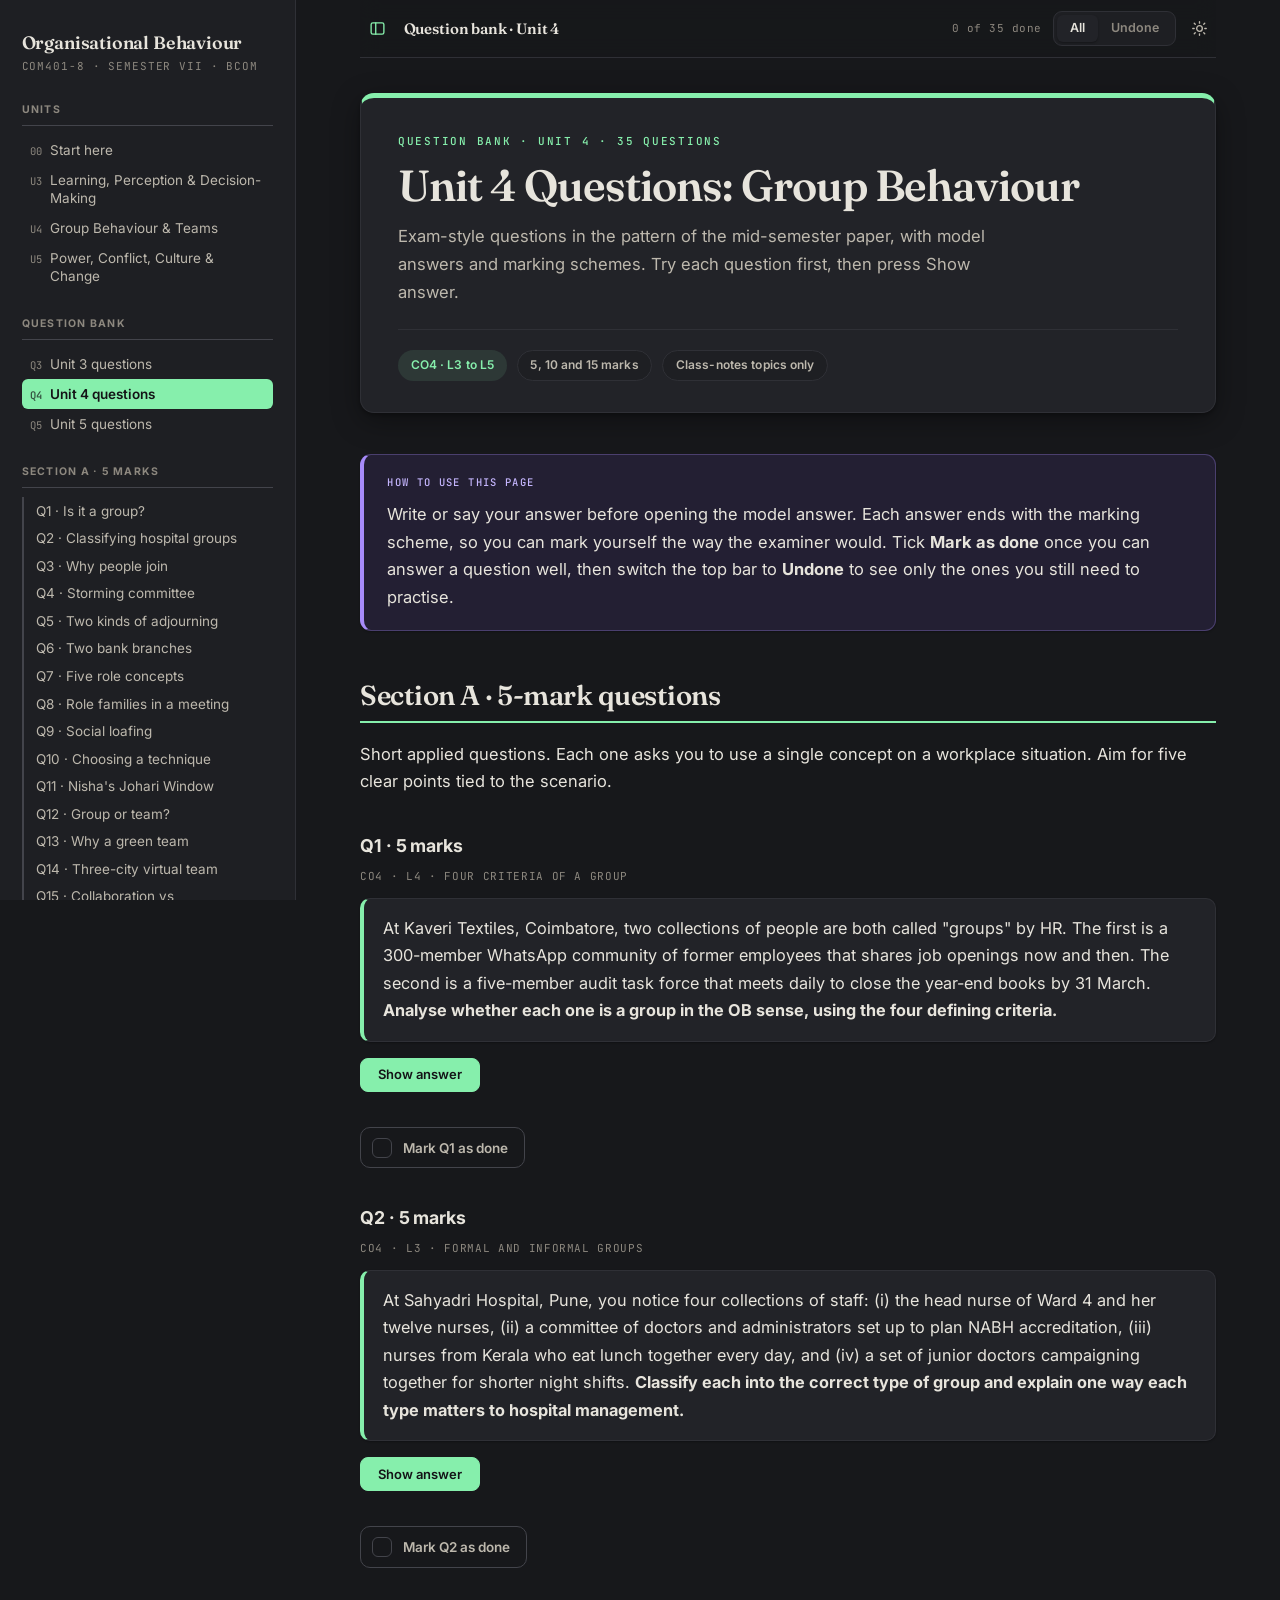
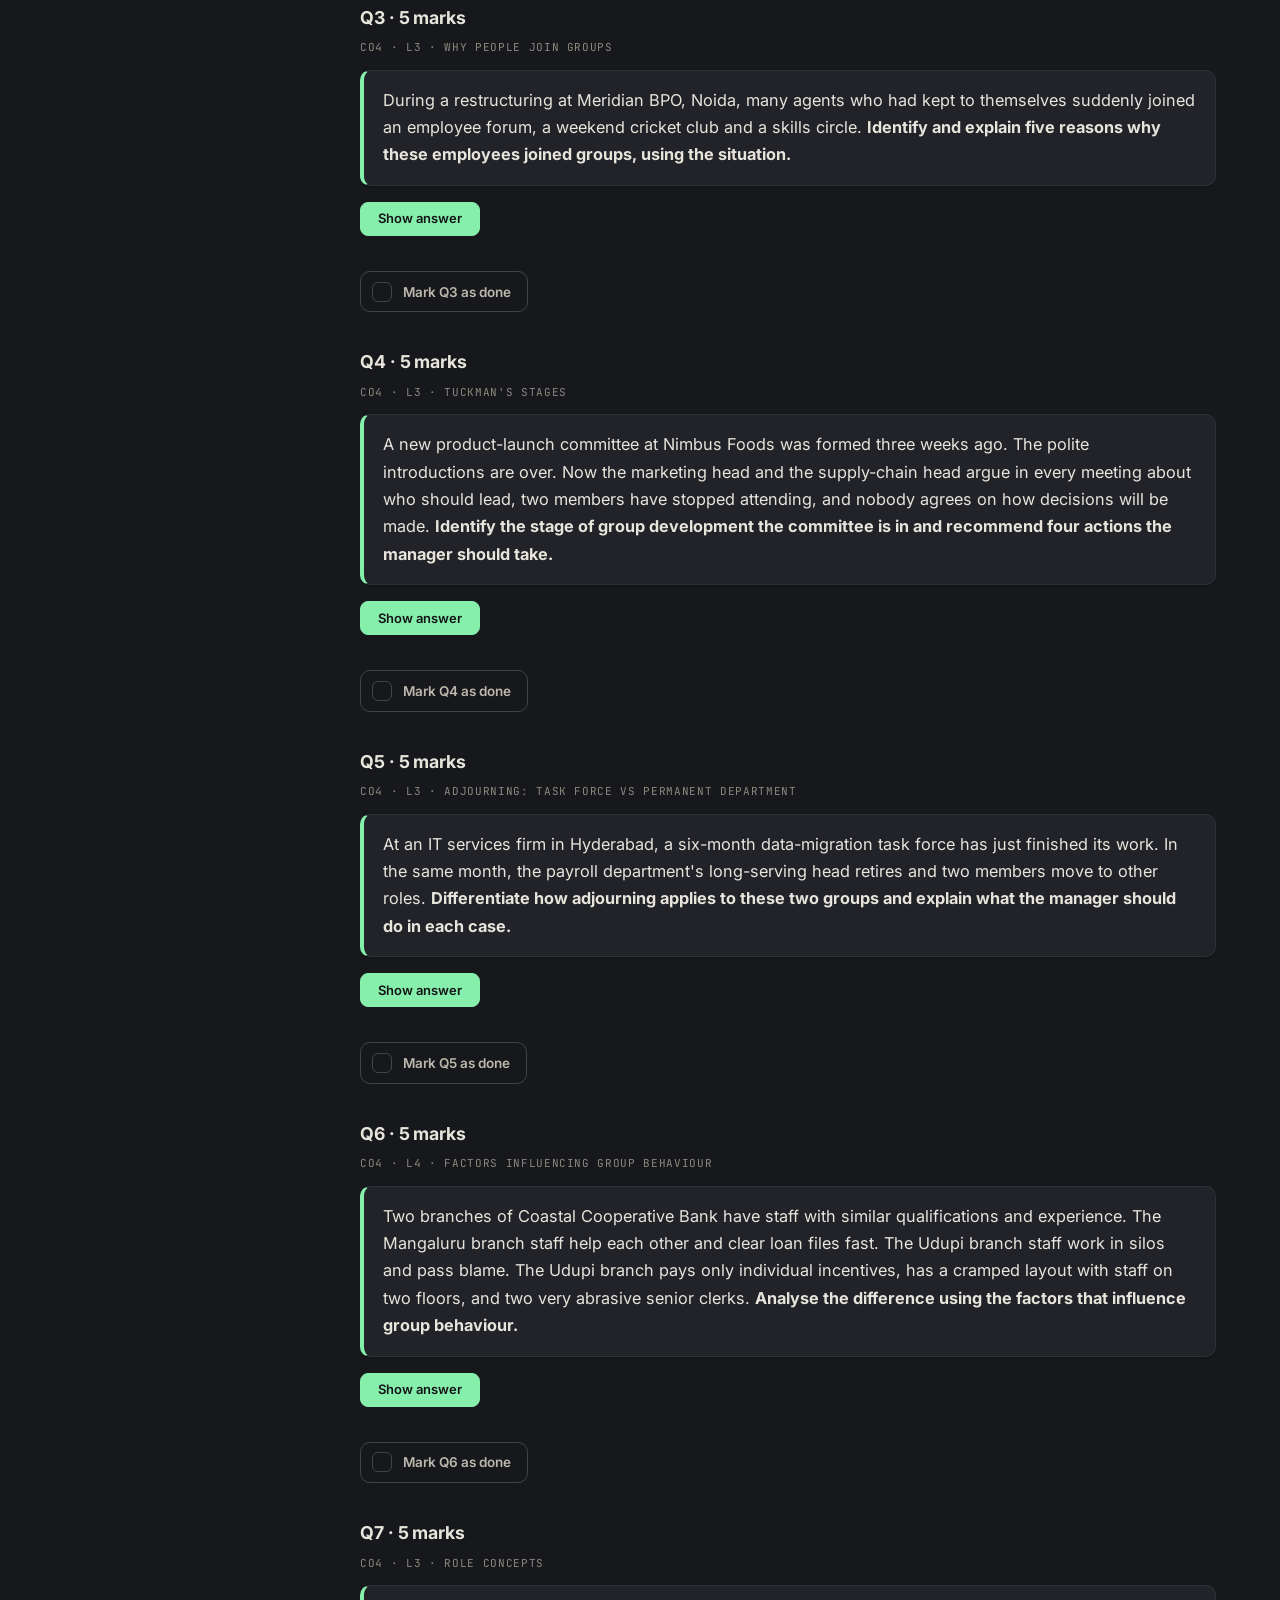
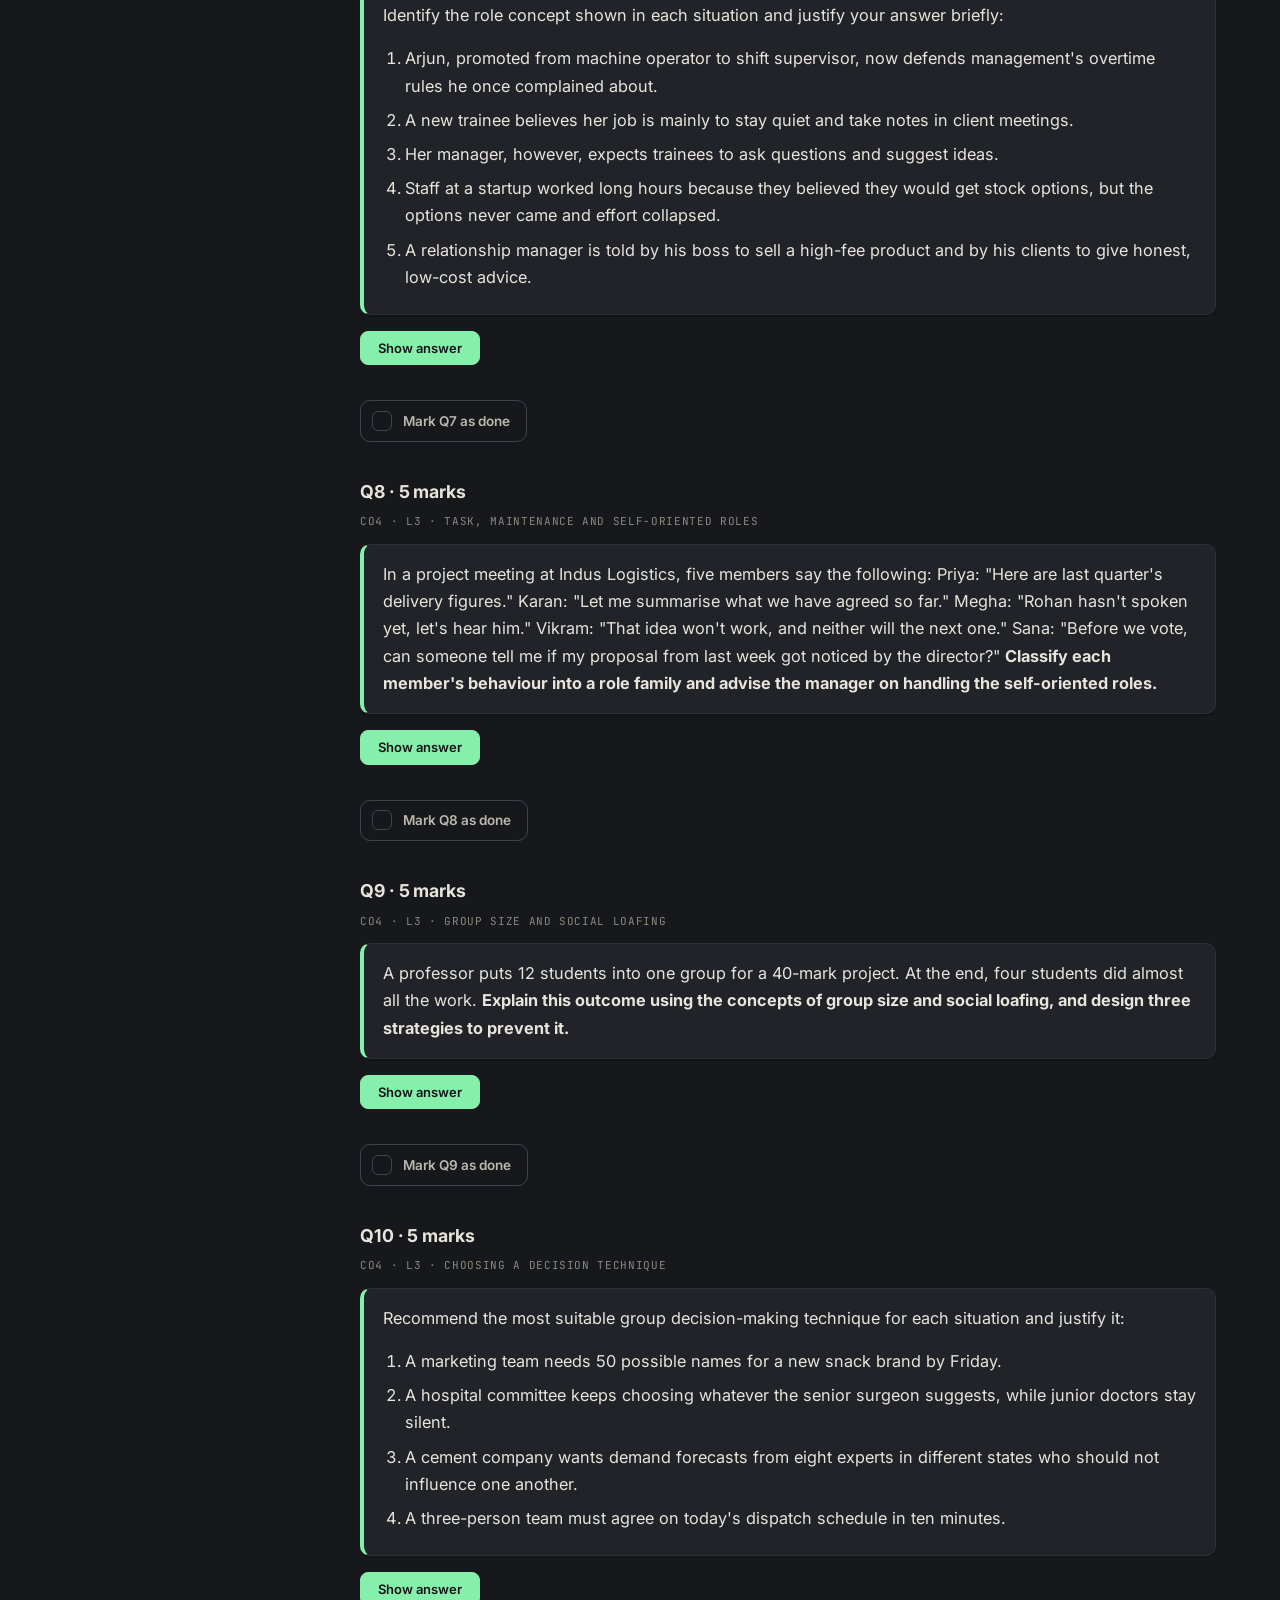
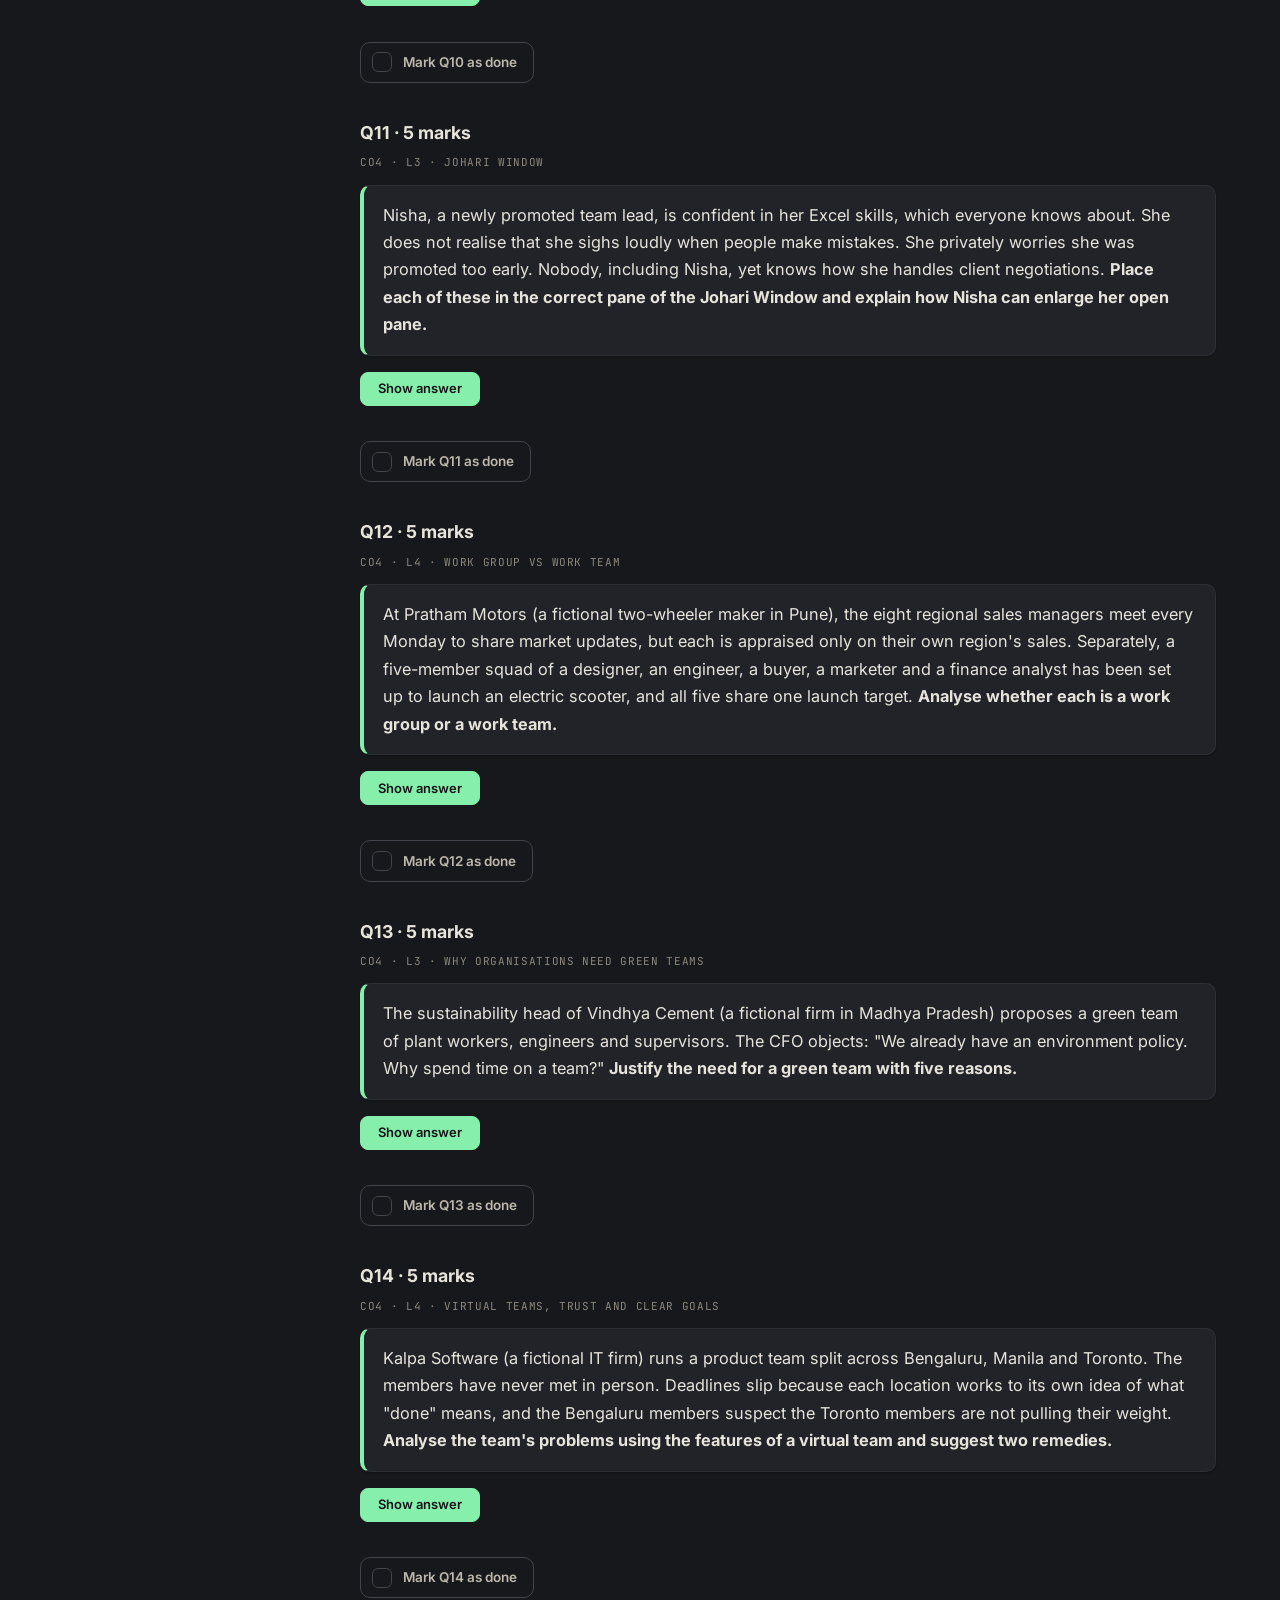
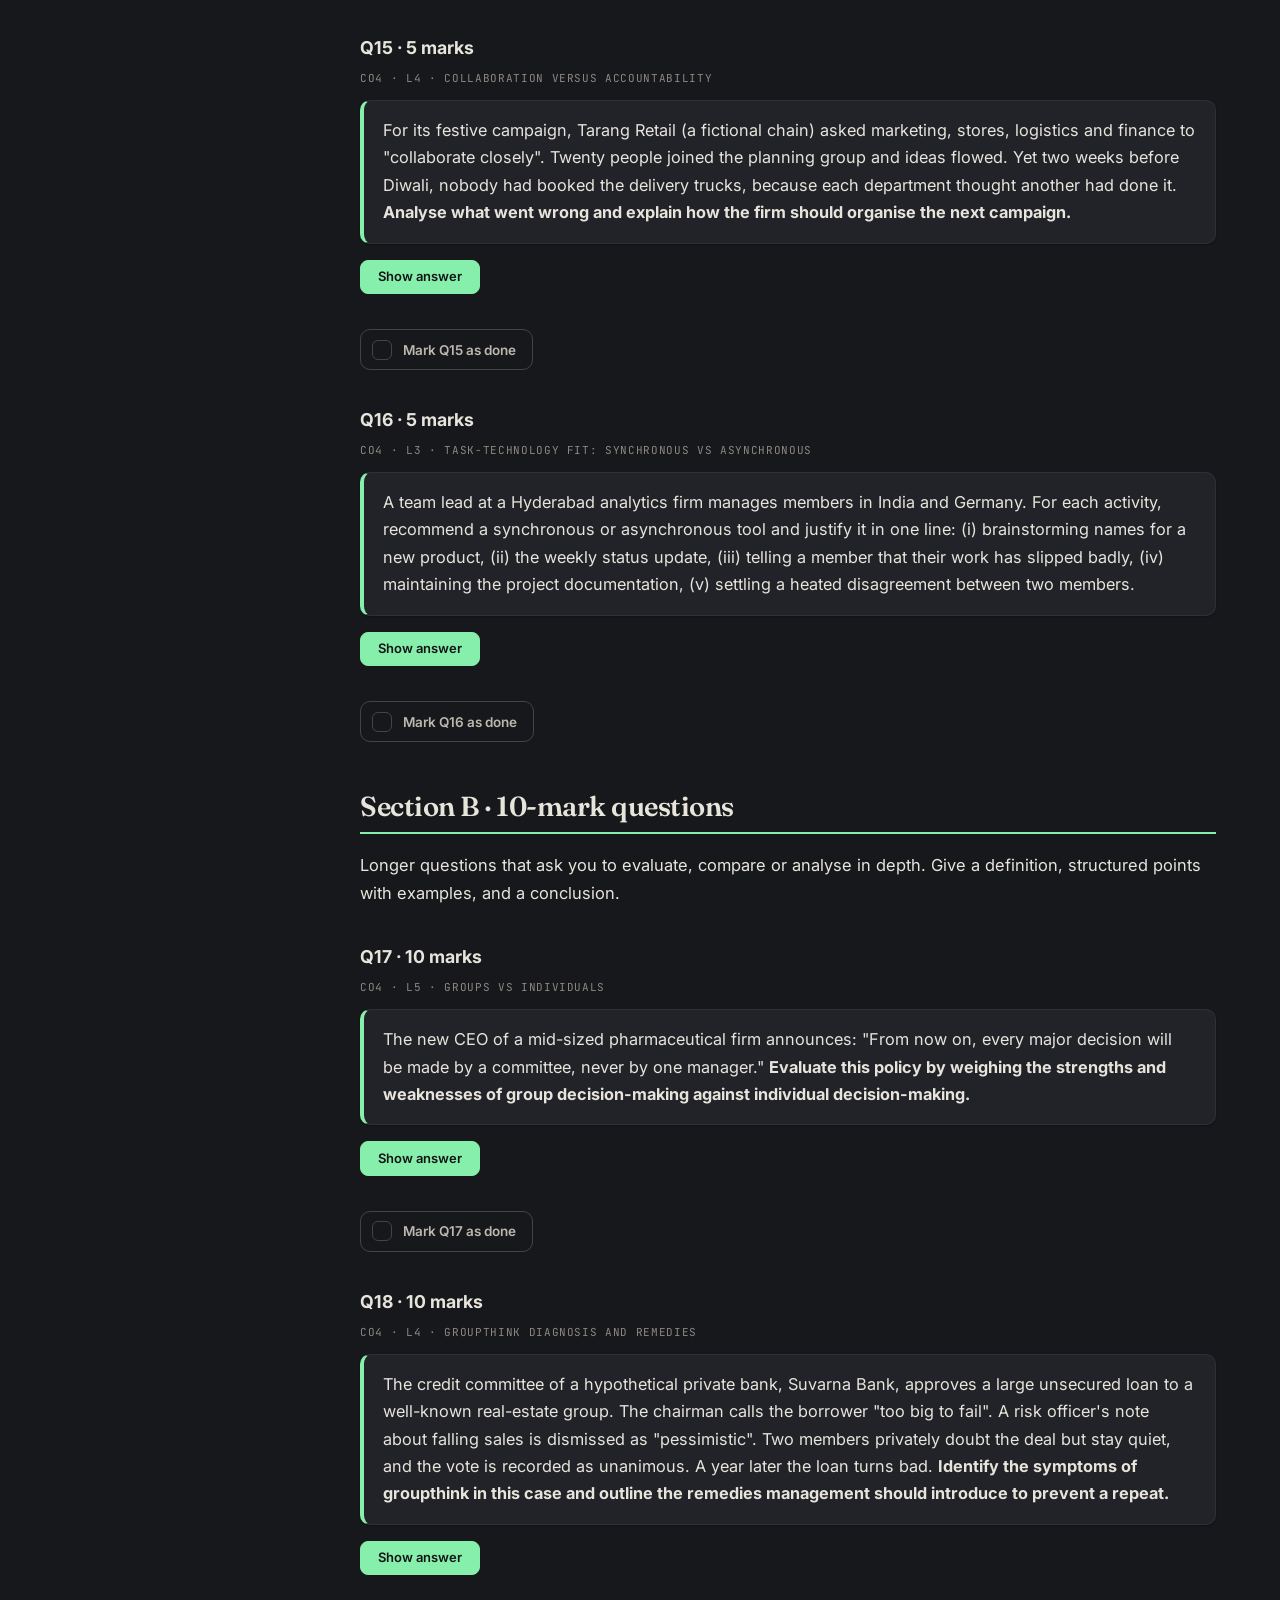
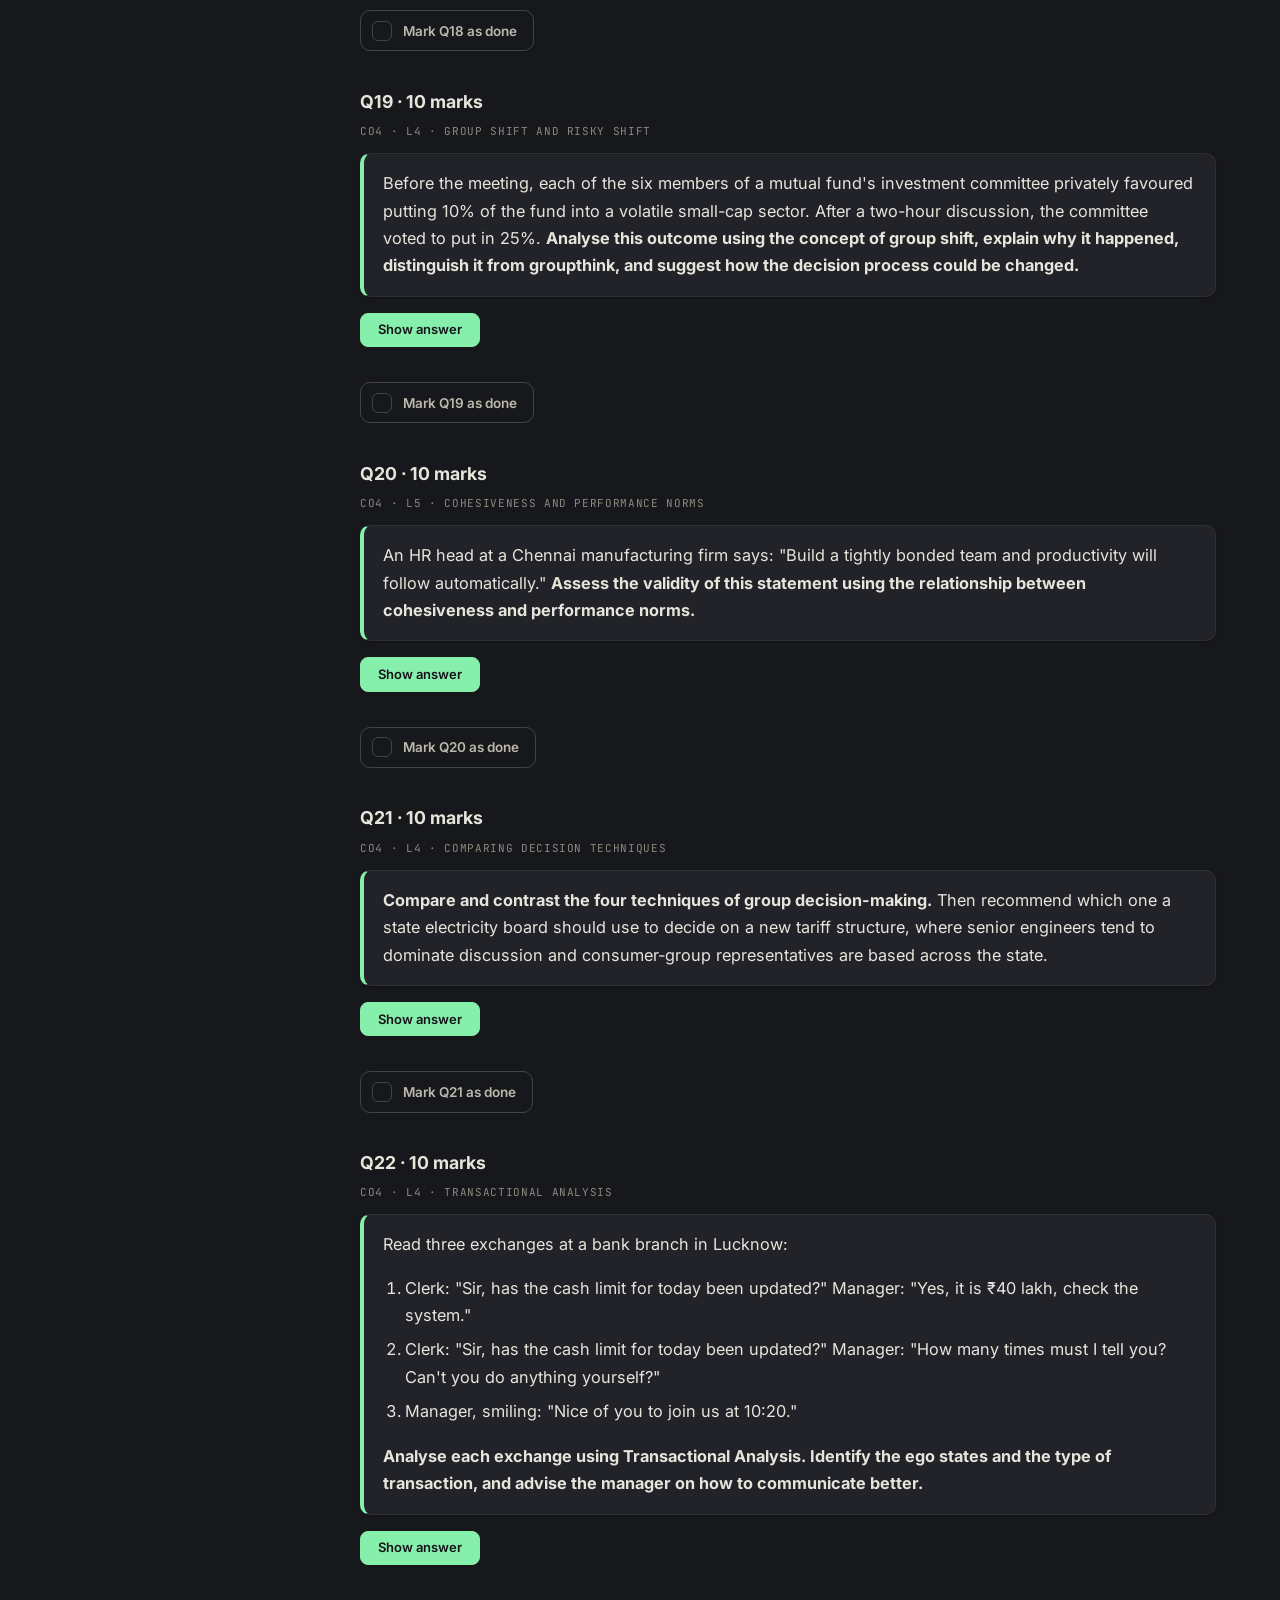
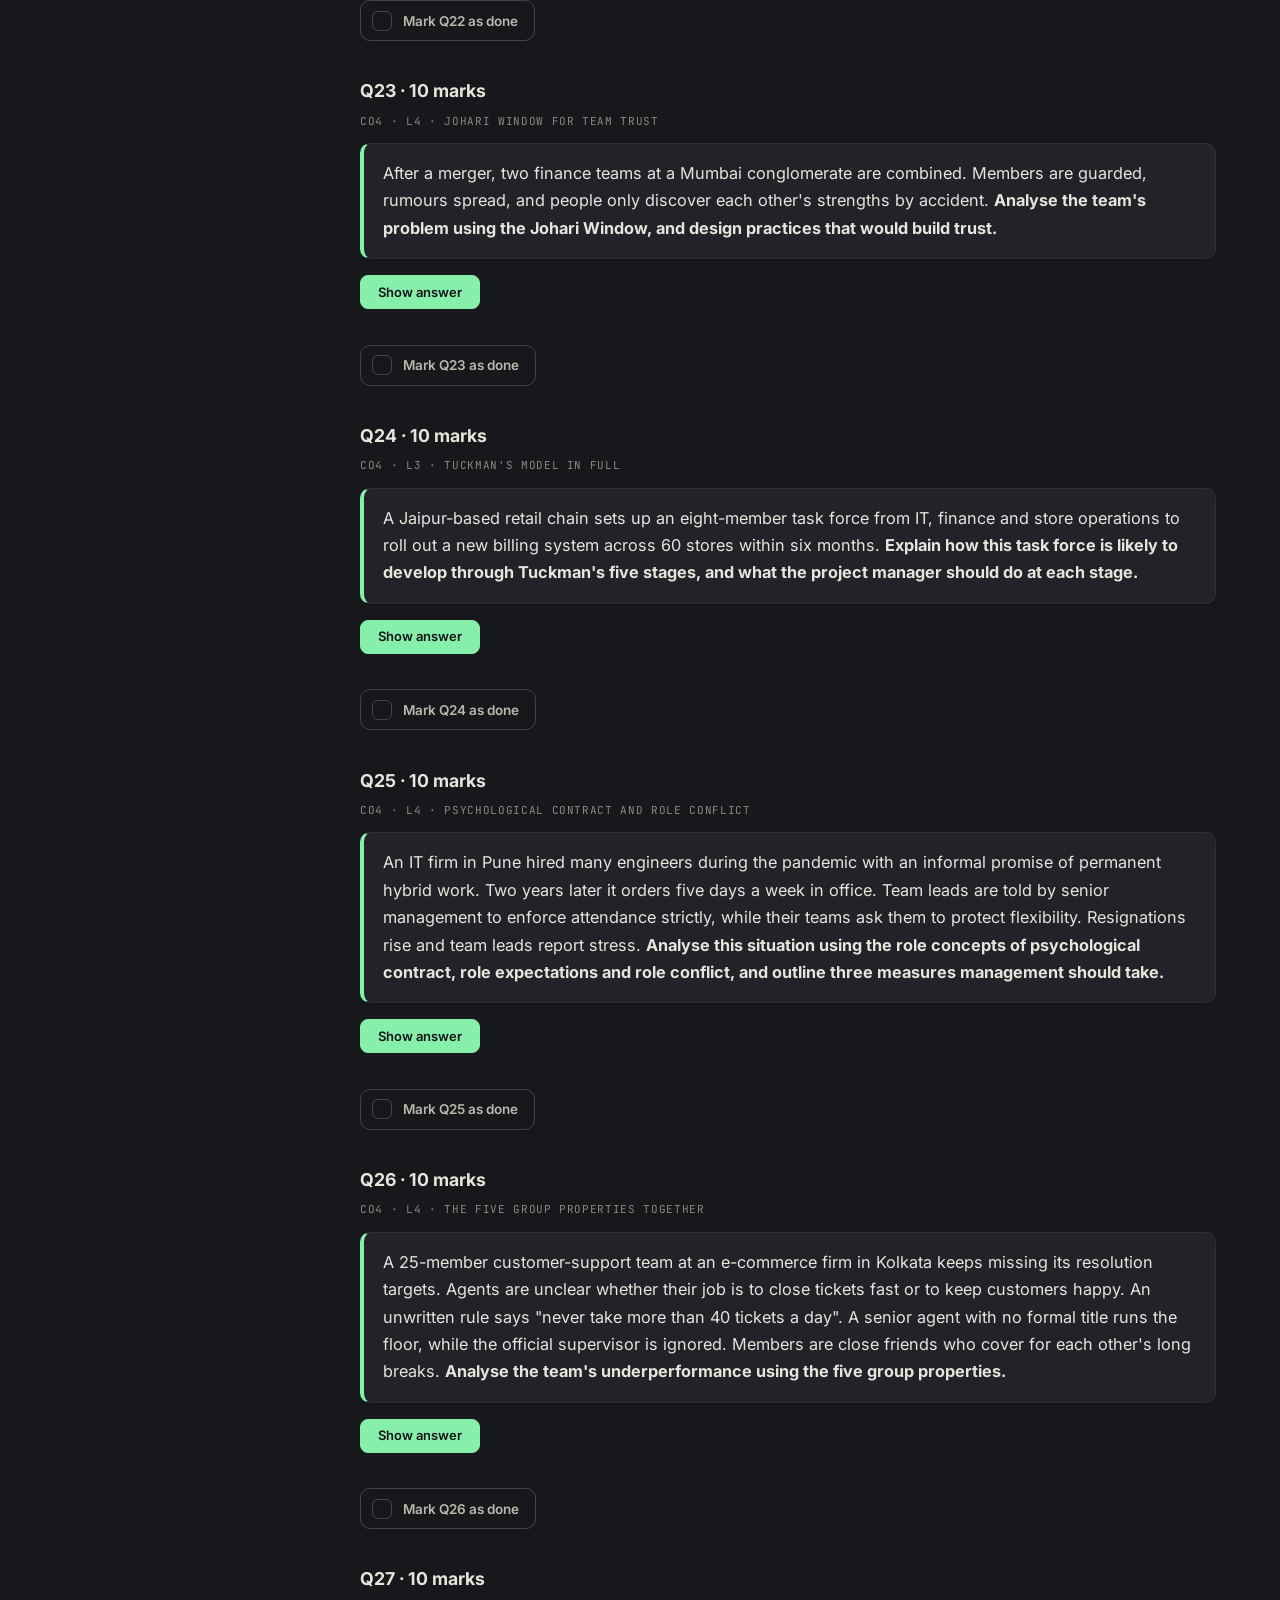
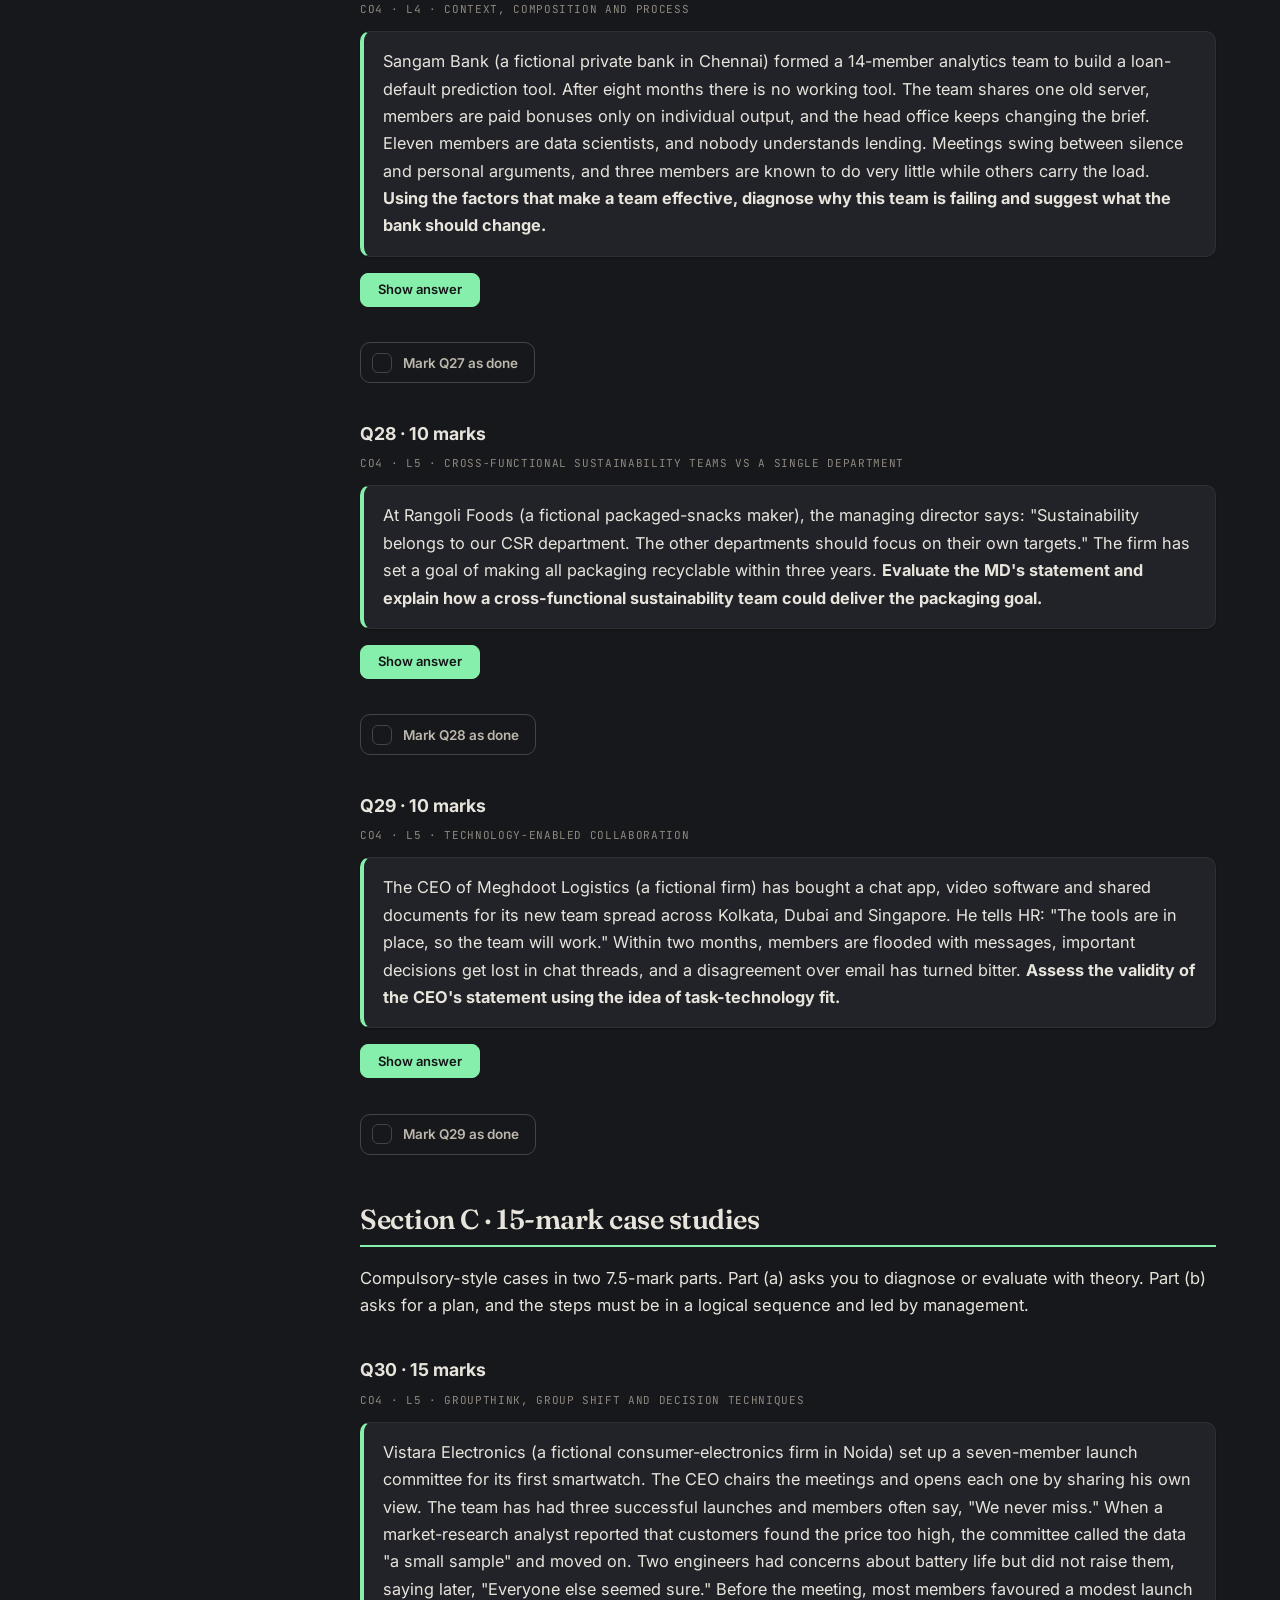
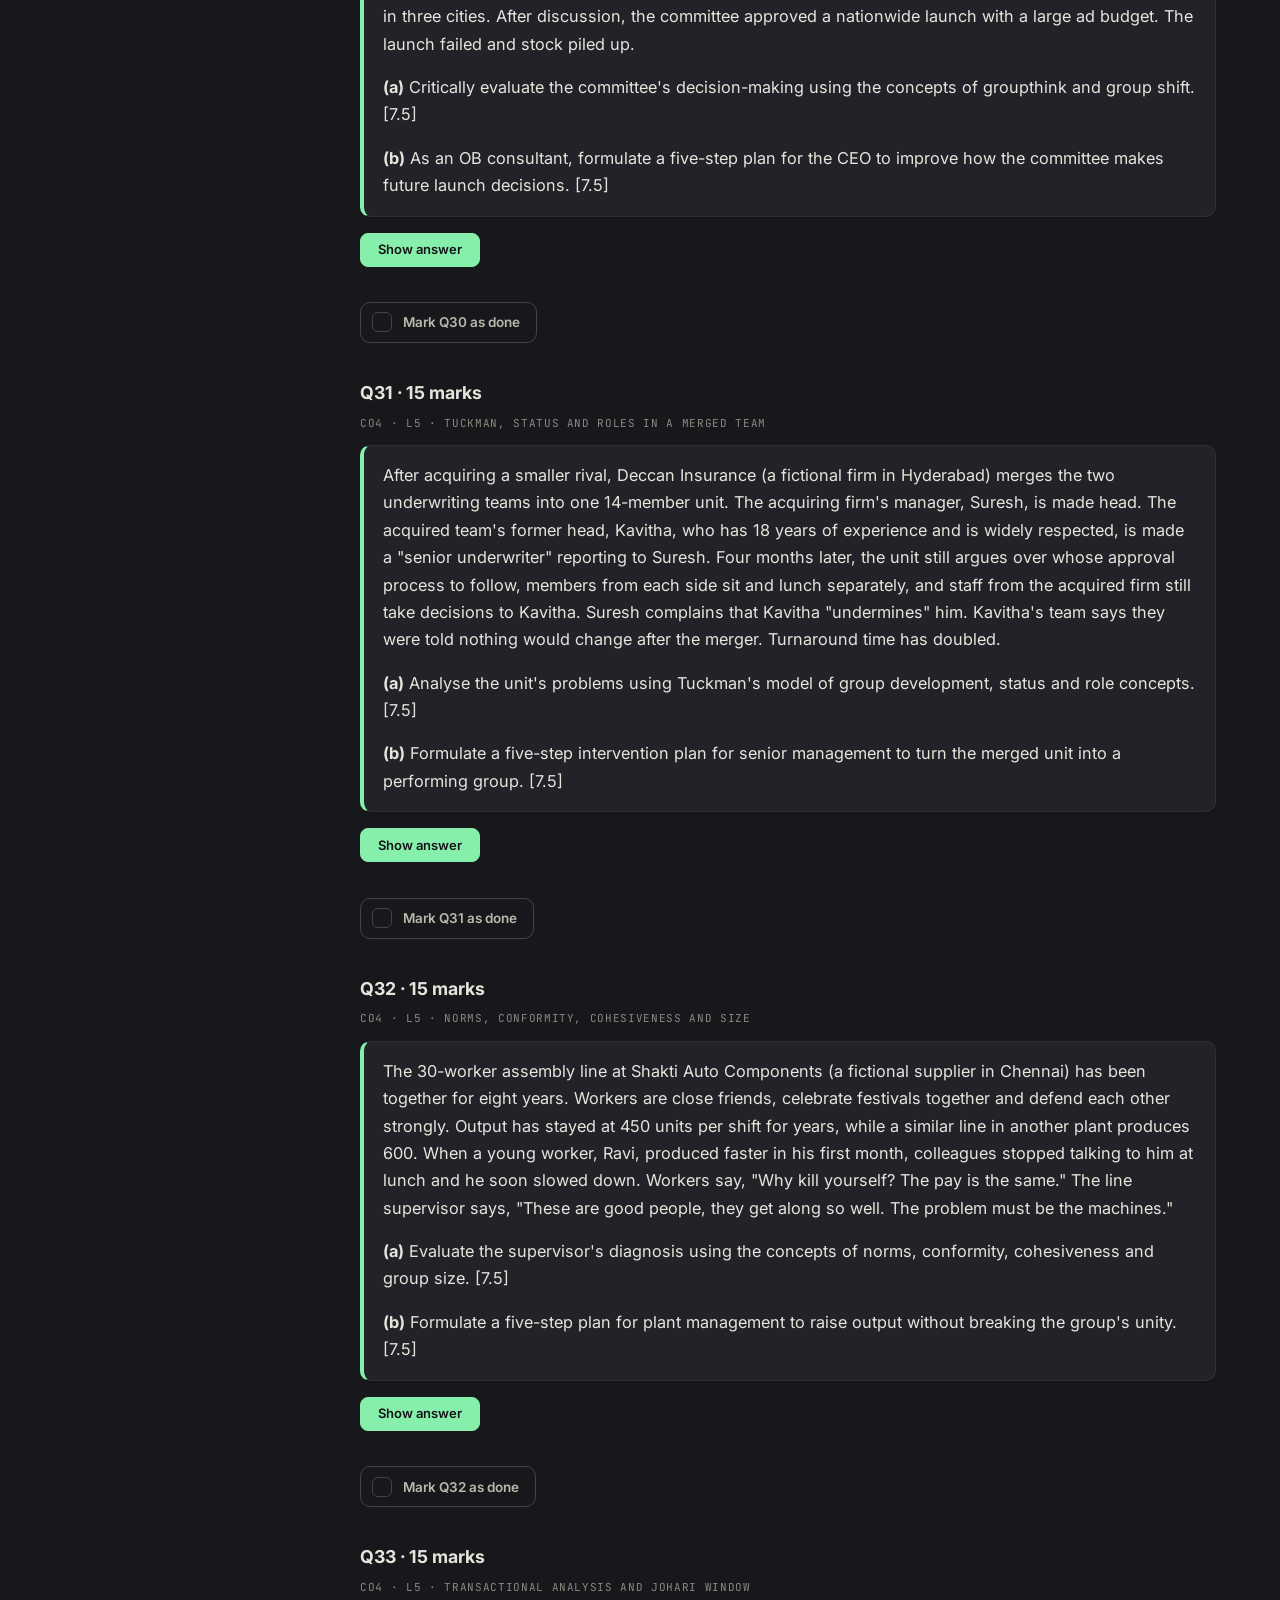
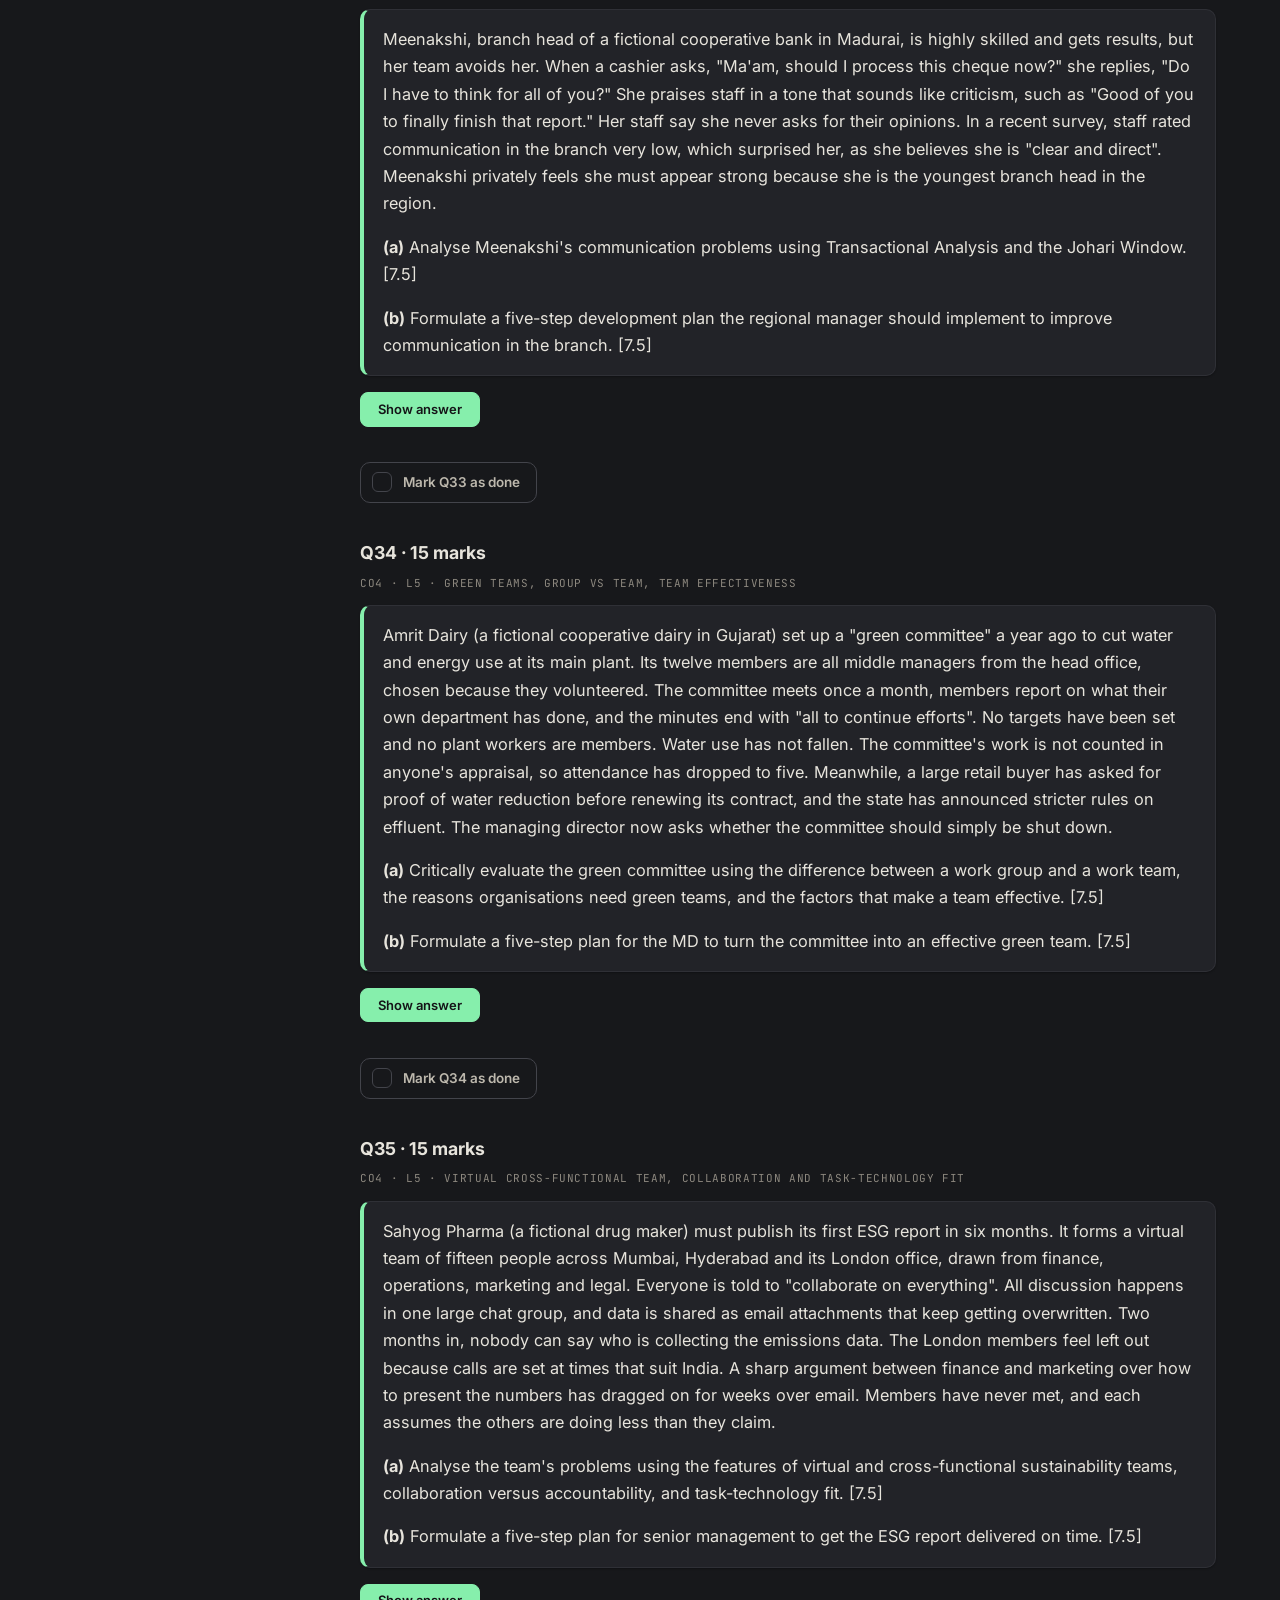
<file: qbank-unit4.html>
<!DOCTYPE html>
<html lang="en">
<head>
<meta charset="utf-8">
<meta name="viewport" content="width=device-width, initial-scale=1">
<title>Question bank · Unit 4 · COM401-8</title>
<link rel="stylesheet" href="assets/style.css?v=4">
<script src="assets/study.js?v=4"></script>
</head>
<body data-unit="4" data-title="Question bank · Unit 4">
<div class="shell">

<aside class="sidebar">
  <a class="side-brand" href="index.html">Organisational Behaviour</a>
  <div class="side-code">COM401-8 · Semester VII · BCom</div>

  <div class="side-group">
    <h4>Units</h4>
    <a class="side-unit" href="index.html"><span class="su-n">00</span><span>Start here</span></a>
    <a class="side-unit" href="unit3.html"><span class="su-n">U3</span><span>Learning, Perception &amp; Decision-Making</span></a>
    <a class="side-unit" href="unit4.html"><span class="su-n">U4</span><span>Group Behaviour &amp; Teams</span></a>
    <a class="side-unit" href="unit5.html"><span class="su-n">U5</span><span>Power, Conflict, Culture &amp; Change</span></a>
  </div>

  <div class="side-group">
    <h4>Question bank</h4>
    <a class="side-unit" href="qbank-unit3.html"><span class="su-n">Q3</span><span>Unit 3 questions</span></a>
    <a class="side-unit current" href="qbank-unit4.html"><span class="su-n">Q4</span><span>Unit 4 questions</span></a>
    <a class="side-unit" href="qbank-unit5.html"><span class="su-n">Q5</span><span>Unit 5 questions</span></a>
  </div>

  <div class="side-group">
    <h4>Section A · 5 marks</h4>
    <ul class="side-toc">
      <li><a href="#q1">Q1 · Is it a group?</a></li>
      <li><a href="#q2">Q2 · Classifying hospital groups</a></li>
      <li><a href="#q3">Q3 · Why people join</a></li>
      <li><a href="#q4">Q4 · Storming committee</a></li>
      <li><a href="#q5">Q5 · Two kinds of adjourning</a></li>
      <li><a href="#q6">Q6 · Two bank branches</a></li>
      <li><a href="#q7">Q7 · Five role concepts</a></li>
      <li><a href="#q8">Q8 · Role families in a meeting</a></li>
      <li><a href="#q9">Q9 · Social loafing</a></li>
      <li><a href="#q10">Q10 · Choosing a technique</a></li>
      <li><a href="#q11">Q11 · Nisha's Johari Window</a></li>
      <li><a href="#q12">Q12 · Group or team?</a></li>
      <li><a href="#q13">Q13 · Why a green team</a></li>
      <li><a href="#q14">Q14 · Three-city virtual team</a></li>
      <li><a href="#q15">Q15 · Collaboration vs accountability</a></li>
      <li><a href="#q16">Q16 · Sync or async?</a></li>
    </ul>
  </div>

  <div class="side-group">
    <h4>Section B · 10 marks</h4>
    <ul class="side-toc">
      <li><a href="#q17">Q17 · Committees vs individuals</a></li>
      <li><a href="#q18">Q18 · Groupthink at a bank</a></li>
      <li><a href="#q19">Q19 · Risky shift</a></li>
      <li><a href="#q20">Q20 · Cohesion and norms</a></li>
      <li><a href="#q21">Q21 · Comparing four techniques</a></li>
      <li><a href="#q22">Q22 · TA at a branch</a></li>
      <li><a href="#q23">Q23 · Johari for a merged team</a></li>
      <li><a href="#q24">Q24 · Tuckman in full</a></li>
      <li><a href="#q25">Q25 · Broken hybrid promise</a></li>
      <li><a href="#q26">Q26 · Five group properties</a></li>
      <li><a href="#q27">Q27 · Failing analytics team</a></li>
      <li><a href="#q28">Q28 · Cross-functional ESG team</a></li>
      <li><a href="#q29">Q29 · Tools are not enough</a></li>
    </ul>
  </div>

  <div class="side-group">
    <h4>Section C · 15 marks</h4>
    <ul class="side-toc">
      <li><a href="#q30">Q30 · Smartwatch launch failure</a></li>
      <li><a href="#q31">Q31 · Merged underwriting unit</a></li>
      <li><a href="#q32">Q32 · Close-knit slow line</a></li>
      <li><a href="#q33">Q33 · Meenakshi's branch</a></li>
      <li><a href="#q34">Q34 · Dairy green committee</a></li>
      <li><a href="#q35">Q35 · Virtual ESG report team</a></li>
    </ul>
  </div>
</aside>

<main>
<div class="wrap">

  <header class="masthead">
    <div class="mh-eyebrow">Question bank · Unit 4 · 35 questions</div>
    <h1>Unit 4 Questions: Group Behaviour</h1>
    <p class="mh-sub">Exam-style questions in the pattern of the mid-semester paper, with model answers and marking schemes. Try each question first, then press Show answer.</p>
    <div class="mh-meta">
      <span class="chip">CO4 · L3 to L5</span>
      <span class="chip plain">5, 10 and 15 marks</span>
      <span class="chip plain">Class-notes topics only</span>
    </div>
  </header>

  <div class="box key">
    <span class="box-label">How to use this page</span>
    <p>Write or say your answer before opening the model answer. Each answer ends with the marking scheme, so you can mark yourself the way the examiner would. Tick <strong>Mark as done</strong> once you can answer a question well, then switch the top bar to <strong>Undone</strong> to see only the ones you still need to practise.</p>
  </div>

  <h2 class="sec qb-divider">Section A · 5-mark questions</h2>
  <p>Short applied questions. Each one asks you to use a single concept on a workplace situation. Aim for five clear points tied to the scenario.</p>

  <h3 id="q1">Q1 · 5 marks</h3>
  <p class="q-meta">CO4 · L4 · Four criteria of a group</p>
  <div class="q-text"><p>At Kaveri Textiles, Coimbatore, two collections of people are both called "groups" by HR. The first is a 300-member WhatsApp community of former employees that shares job openings now and then. The second is a five-member audit task force that meets daily to close the year-end books by 31 March. <strong>Analyse whether each one is a group in the OB sense, using the four defining criteria.</strong></p></div>
  <div class="answer">
    <p>In OB, a group is two or more people who interact, depend on each other, see themselves as members and come together for a shared objective. All four criteria must be present.</p>
    <ul>
      <li><strong>Interaction:</strong> the WhatsApp community has some interaction, since members post and reply. The task force interacts every day while working on the books. Both meet this criterion.</li>
      <li><strong>Interdependence:</strong> no one in the WhatsApp community needs anyone else to get their job done. In the task force, one member cannot close the books until the others finish their reconciliations. Only the task force meets this.</li>
      <li><strong>Psychological awareness:</strong> WhatsApp members know they are in the community, but 300 people rarely think of themselves as "we". Task force members clearly see themselves as one unit. The task force meets this strongly.</li>
      <li><strong>Shared objective:</strong> the community has no common goal beyond loose information sharing. The task force has one clear goal: close the books by 31 March.</li>
      <li><strong>Verdict:</strong> the WhatsApp community fails interdependence and shared objective, so it is a network, not a group. The audit task force meets all four criteria and is a formal task group.</li>
    </ul>
    <div class="box exam"><span class="box-label">Marking scheme</span><p>Definition of a group: 1 mark. Each criterion applied to both collections: 1 mark each for any three criteria (3 marks). Correct verdict for both with reason: 1 mark.</p></div>
  </div>

  <h3 id="q2">Q2 · 5 marks</h3>
  <p class="q-meta">CO4 · L3 · Formal and informal groups</p>
  <div class="q-text"><p>At Sahyadri Hospital, Pune, you notice four collections of staff: (i) the head nurse of Ward 4 and her twelve nurses, (ii) a committee of doctors and administrators set up to plan NABH accreditation, (iii) nurses from Kerala who eat lunch together every day, and (iv) a set of junior doctors campaigning together for shorter night shifts. <strong>Classify each into the correct type of group and explain one way each type matters to hospital management.</strong></p></div>
  <div class="answer">
    <p>Groups are either <strong>formal</strong>, created by the organisation to get work done, or <strong>informal</strong>, emerging naturally from people's own needs.</p>
    <ul>
      <li><strong>(i) Command group (formal):</strong> a manager and her direct reports, as on the organisation chart. It matters because it is the main channel for giving instructions and checking ward performance.</li>
      <li><strong>(ii) Task group (formal):</strong> people from different departments brought together for one job. It matters because it pools skills the accreditation needs, and it ends when the job is done.</li>
      <li><strong>(iii) Friendship group (informal):</strong> people who come together because they share an identity and like each other. It matters because it gives belonging and support, which helps nurses cope with stressful shifts.</li>
      <li><strong>(iv) Interest group (informal):</strong> people joined by a shared cause. It matters because it signals a real grievance that management should hear early, before it hardens.</li>
      <li><strong>Overall point:</strong> formal groups carry the hospital's work, while informal groups meet members' social needs and shape how they feel about the work. Management needs to understand both.</li>
    </ul>
    <div class="box exam"><span class="box-label">Marking scheme</span><p>Correct classification with reason: 1 mark each for the four groups (4 marks). Formal vs informal distinction or overall management point: 1 mark.</p></div>
  </div>

  <h3 id="q3">Q3 · 5 marks</h3>
  <p class="q-meta">CO4 · L3 · Why people join groups</p>
  <div class="q-text"><p>During a restructuring at Meridian BPO, Noida, many agents who had kept to themselves suddenly joined an employee forum, a weekend cricket club and a skills circle. <strong>Identify and explain five reasons why these employees joined groups, using the situation.</strong></p></div>
  <div class="answer">
    <p>People join groups because groups meet needs that individuals cannot meet alone. Five reasons fit this case:</p>
    <ul>
      <li><strong>Security:</strong> restructuring creates fear of job loss. Standing alone feels risky, so the employee forum makes agents feel stronger and less anxious.</li>
      <li><strong>Power:</strong> one agent asking for fair redeployment can be ignored, but a forum of two hundred carries weight. Numbers bring influence.</li>
      <li><strong>Affiliation:</strong> people need social contact, and the cricket club meets that need at a lonely and tense time.</li>
      <li><strong>Self-esteem:</strong> being accepted and valued by the club or circle helps agents feel worthwhile when the company's message seems to be that they are replaceable.</li>
      <li><strong>Goal achievement:</strong> the skills circle helps members learn new processes together, which is faster than learning alone and improves their chance of being retained.</li>
    </ul>
    <p><strong>Status</strong> is a sixth reason: if the skills circle is seen as the place for high performers, joining it brings recognition.</p>
    <div class="box exam"><span class="box-label">Marking scheme</span><p>Any five reasons explained and linked to the restructuring: 1 mark each.</p></div>
  </div>

  <h3 id="q4">Q4 · 5 marks</h3>
  <p class="q-meta">CO4 · L3 · Tuckman's stages</p>
  <div class="q-text"><p>A new product-launch committee at Nimbus Foods was formed three weeks ago. The polite introductions are over. Now the marketing head and the supply-chain head argue in every meeting about who should lead, two members have stopped attending, and nobody agrees on how decisions will be made. <strong>Identify the stage of group development the committee is in and recommend four actions the manager should take.</strong></p></div>
  <div class="answer">
    <p>The committee is in the <strong>storming</strong> stage of Tuckman's model. The politeness of forming has worn off and members now clash over roles, control and direction. It is the hardest stage, because the conflict can split the group.</p>
    <ul>
      <li><strong>Bring the disagreement into the open:</strong> hold a meeting where the two heads state their views directly, instead of fighting through side comments.</li>
      <li><strong>Settle roles clearly:</strong> decide who leads which part of the launch, for example marketing leads positioning and supply chain leads logistics, so the leadership fight has an answer.</li>
      <li><strong>Agree on how decisions will be made:</strong> fix a rule such as majority vote with the chair deciding ties. This starts the move toward norming.</li>
      <li><strong>Keep attention on the goal:</strong> restate the launch date and target so members see that the fight is costing the shared objective.</li>
    </ul>
    <p>Reconnecting with the two absent members is also useful, since withdrawal is a sign that storming is splitting the group.</p>
    <div class="box exam"><span class="box-label">Marking scheme</span><p>Correct stage with reason from the case: 1 mark. Any four manager actions suited to storming: 1 mark each.</p></div>
  </div>

  <h3 id="q5">Q5 · 5 marks</h3>
  <p class="q-meta">CO4 · L3 · Adjourning: task force vs permanent department</p>
  <div class="q-text"><p>At an IT services firm in Hyderabad, a six-month data-migration task force has just finished its work. In the same month, the payroll department's long-serving head retires and two members move to other roles. <strong>Differentiate how adjourning applies to these two groups and explain what the manager should do in each case.</strong></p></div>
  <div class="answer">
    <p>Adjourning is the final Tuckman stage, when a group wraps up. It does not look the same for every group.</p>
    <ul>
      <li><strong>Differentiation:</strong> the task force was temporary and truly adjourns, because its job is complete and it disbands. The payroll department is permanent, so it does not disband. It loses members and continues.</li>
      <li><strong>Task force, recognise the work:</strong> the manager should publicly thank the team and acknowledge what the migration achieved, since members may feel proud or a sense of loss.</li>
      <li><strong>Task force, debrief and help members move on:</strong> hold a lessons-learned session so the knowledge is kept, then help members settle into their next projects.</li>
      <li><strong>Payroll, manage handover:</strong> make sure the retiring head and the two movers pass on their knowledge before leaving, so payroll runs without errors.</li>
      <li><strong>Payroll, manage renewal:</strong> bring in the new members, explain roles and norms, and expect the changed group to pass through some forming again.</li>
    </ul>
    <div class="box exam"><span class="box-label">Marking scheme</span><p>Differentiation of temporary vs permanent group: 1 mark. Manager actions for the task force: 2 marks. Manager actions for the permanent department: 2 marks.</p></div>
  </div>

  <h3 id="q6">Q6 · 5 marks</h3>
  <p class="q-meta">CO4 · L4 · Factors influencing group behaviour</p>
  <div class="q-text"><p>Two branches of Coastal Cooperative Bank have staff with similar qualifications and experience. The Mangaluru branch staff help each other and clear loan files fast. The Udupi branch staff work in silos and pass blame. The Udupi branch pays only individual incentives, has a cramped layout with staff on two floors, and two very abrasive senior clerks. <strong>Analyse the difference using the factors that influence group behaviour.</strong></p></div>
  <div class="answer">
    <p>Group behaviour is shaped by three sets of factors: external conditions, group member resources and group structure.</p>
    <ul>
      <li><strong>External conditions, reward system:</strong> Udupi pays only individual incentives, so helping a colleague does not pay. Behaviour follows what is rewarded.</li>
      <li><strong>External conditions, physical setting:</strong> staff split across two floors find it hard to meet and talk, so coordination and trust suffer.</li>
      <li><strong>Group member resources, personality:</strong> abilities are similar in both branches, so ability does not explain the gap. But the two abrasive clerks make it harder for members to get on.</li>
      <li><strong>Group structure:</strong> these conditions shape the group's norms. At Udupi the norm has become "protect yourself and pass blame", while Mangaluru's norm is to help each other.</li>
      <li><strong>Conclusion:</strong> the gap comes from the conditions around the people, not their ability. Changing the reward system and layout would do more than retraining the staff.</li>
    </ul>
    <div class="box exam"><span class="box-label">Marking scheme</span><p>Three factor sets named: 1 mark. Each factor correctly applied to the case: 1 mark each for any three applications (3 marks). Conclusion: 1 mark.</p></div>
  </div>

  <h3 id="q7">Q7 · 5 marks</h3>
  <p class="q-meta">CO4 · L3 · Role concepts</p>
  <div class="q-text"><p>Identify the role concept shown in each situation and justify your answer briefly:</p>
  <ol>
    <li>Arjun, promoted from machine operator to shift supervisor, now defends management's overtime rules he once complained about.</li>
    <li>A new trainee believes her job is mainly to stay quiet and take notes in client meetings.</li>
    <li>Her manager, however, expects trainees to ask questions and suggest ideas.</li>
    <li>Staff at a startup worked long hours because they believed they would get stock options, but the options never came and effort collapsed.</li>
    <li>A relationship manager is told by his boss to sell a high-fee product and by his clients to give honest, low-cost advice.</li>
  </ol></div>
  <div class="answer">
    <p>A role is the set of behaviours expected of someone in a given position.</p>
    <ol>
      <li><strong>Role identity:</strong> the attitudes and behaviours that go with a role. Arjun adopted management's view as soon as his role changed.</li>
      <li><strong>Role perception:</strong> her own view of how she is supposed to act, built from what she has watched and assumed.</li>
      <li><strong>Role expectations:</strong> how others believe she should act. The gap between (2) and (3) is a mismatch the manager should clear up.</li>
      <li><strong>Psychological contract:</strong> the unwritten agreement on what each side expects. The firm broke its side (stock options), so trust and effort fell.</li>
      <li><strong>Role conflict:</strong> meeting the boss's demand makes it hard to meet the clients' demand. He serves two masters with clashing expectations.</li>
    </ol>
    <div class="box exam"><span class="box-label">Marking scheme</span><p>Correct concept with justification: 1 mark each (5 marks). No marks for the label alone without a reason.</p></div>
  </div>

  <h3 id="q8">Q8 · 5 marks</h3>
  <p class="q-meta">CO4 · L3 · Task, maintenance and self-oriented roles</p>
  <div class="q-text"><p>In a project meeting at Indus Logistics, five members say the following: Priya: "Here are last quarter's delivery figures." Karan: "Let me summarise what we have agreed so far." Megha: "Rohan hasn't spoken yet, let's hear him." Vikram: "That idea won't work, and neither will the next one." Sana: "Before we vote, can someone tell me if my proposal from last week got noticed by the director?" <strong>Classify each member's behaviour into a role family and advise the manager on handling the self-oriented roles.</strong></p></div>
  <div class="answer">
    <p>Group roles fall into three families: <strong>task roles</strong> that help the group reach its goal, <strong>maintenance roles</strong> that keep relationships healthy, and <strong>self-oriented roles</strong> that serve the individual at the group's cost.</p>
    <ul>
      <li><strong>Priya, task role:</strong> giving information moves the work forward.</li>
      <li><strong>Karan, task role:</strong> summarising keeps the group on track toward a decision.</li>
      <li><strong>Megha, maintenance role:</strong> encouraging a quiet member keeps participation fair and relationships healthy.</li>
      <li><strong>Vikram and Sana, self-oriented roles:</strong> Vikram blocks ideas without offering alternatives. Sana seeks attention for her own work in the middle of a group decision.</li>
      <li><strong>Advice:</strong> the manager should keep both task and maintenance roles active and check self-oriented ones. Ask Vikram to suggest an alternative each time he objects, and handle Sana's concern privately after the meeting so it does not derail the group.</li>
    </ul>
    <div class="box exam"><span class="box-label">Marking scheme</span><p>Correct classification of the five members: 0.5 mark each (2.5 marks). Explanation of the three families: 1 mark. Advice on self-oriented roles: 1.5 marks.</p></div>
  </div>

  <h3 id="q9">Q9 · 5 marks</h3>
  <p class="q-meta">CO4 · L3 · Group size and social loafing</p>
  <div class="q-text"><p>A professor puts 12 students into one group for a 40-mark project. At the end, four students did almost all the work. <strong>Explain this outcome using the concepts of group size and social loafing, and design three strategies to prevent it.</strong></p></div>
  <div class="answer">
    <p><strong>Social loafing</strong> is the tendency to put in less effort in a group than when working alone.</p>
    <ul>
      <li><strong>Why size matters:</strong> bigger groups are better for fact-finding, but smaller groups are better for action. A 40-mark project needs action, and 12 is too many to coordinate.</li>
      <li><strong>Why loafing happens:</strong> in a large group each person's effort is hard to see and responsibility feels shared, so each member eases off. This is the Ringelmann effect: as more people pulled a rope, total pull rose but each person pulled less.</li>
      <li><strong>Strategy 1, keep groups small:</strong> split the class into groups of four or five, so every contribution matters.</li>
      <li><strong>Strategy 2, make contributions visible:</strong> assign each member a named section of the report and the presentation.</li>
      <li><strong>Strategy 3, add individual marks:</strong> combine a group mark with peer ratings, so effort is rewarded and loafing is noticed.</li>
    </ul>
    <div class="box exam"><span class="box-label">Marking scheme</span><p>Social loafing and the size trade-off explained: 1 mark. Ringelmann effect: 1 mark. Three strategies: 1 mark each.</p></div>
  </div>

  <h3 id="q10">Q10 · 5 marks</h3>
  <p class="q-meta">CO4 · L3 · Choosing a decision technique</p>
  <div class="q-text"><p>Recommend the most suitable group decision-making technique for each situation and justify it:</p>
  <ol>
    <li>A marketing team needs 50 possible names for a new snack brand by Friday.</li>
    <li>A hospital committee keeps choosing whatever the senior surgeon suggests, while junior doctors stay silent.</li>
    <li>A cement company wants demand forecasts from eight experts in different states who should not influence one another.</li>
    <li>A three-person team must agree on today's dispatch schedule in ten minutes.</li>
  </ol></div>
  <div class="answer">
    <ol>
      <li><strong>Brainstorming:</strong> the aim is quantity. Any idea is welcome and criticism is not allowed, so members are not held back by fear of being judged.</li>
      <li><strong>Nominal Group Technique:</strong> members write ideas silently before anyone speaks and rank them privately. This curbs domination by the senior surgeon.</li>
      <li><strong>Delphi technique:</strong> experts never meet. They answer questionnaires over several rounds and revise after seeing the summary, so they stay anonymous and remote.</li>
      <li><strong>Interacting group:</strong> a normal face-to-face discussion is fastest. With three people and a routine decision, the risk of conformity is low.</li>
    </ol>
    <p><strong>Overall point:</strong> each technique solves a different problem. The choice depends on whether the group needs ideas, protection from domination, anonymity or speed.</p>
    <div class="box exam"><span class="box-label">Marking scheme</span><p>Correct technique with justification: 1 mark each (4 marks). Overall point on matching technique to problem: 1 mark.</p></div>
  </div>

  <h3 id="q11">Q11 · 5 marks</h3>
  <p class="q-meta">CO4 · L3 · Johari Window</p>
  <div class="q-text"><p>Nisha, a newly promoted team lead, is confident in her Excel skills, which everyone knows about. She does not realise that she sighs loudly when people make mistakes. She privately worries she was promoted too early. Nobody, including Nisha, yet knows how she handles client negotiations. <strong>Place each of these in the correct pane of the Johari Window and explain how Nisha can enlarge her open pane.</strong></p></div>
  <div class="answer">
    <p>The Johari Window (Luft and Ingham) crosses what you know about yourself with what others know about you, giving four panes.</p>
    <ul>
      <li><strong>Open, Excel skills:</strong> known to Nisha and to others.</li>
      <li><strong>Blind, sighing at mistakes:</strong> others see it, Nisha does not.</li>
      <li><strong>Hidden, worry about early promotion:</strong> Nisha knows it, others do not.</li>
      <li><strong>Unknown, negotiation ability:</strong> neither side knows yet. It may appear when she handles her first client.</li>
      <li><strong>Enlarging the open pane:</strong> asking for <strong>feedback</strong> would tell her about the sighing and shrink the blind pane. Some <strong>self-disclosure</strong>, such as telling the team she is still learning the role, shrinks the hidden pane. Both enlarge the open pane, where trust lives.</li>
    </ul>
    <div class="box exam"><span class="box-label">Marking scheme</span><p>Four panes correctly placed: 0.75 mark each (3 marks). Feedback and self-disclosure explained: 2 marks.</p></div>
  </div>

  <h3 id="q12">Q12 · 5 marks</h3>
  <p class="q-meta">CO4 · L4 · Work group vs work team</p>
  <div class="q-text"><p>At Pratham Motors (a fictional two-wheeler maker in Pune), the eight regional sales managers meet every Monday to share market updates, but each is appraised only on their own region's sales. Separately, a five-member squad of a designer, an engineer, a buyer, a marketer and a finance analyst has been set up to launch an electric scooter, and all five share one launch target. <strong>Analyse whether each is a work group or a work team.</strong></p></div>
  <div class="answer">
    <p>A <strong>team</strong> is a group with positive synergy and shared accountability. Every team is a group, but not every group is a team.</p>
    <ul>
      <li><strong>Main activity:</strong> the sales managers meet only to share information so each can run their own region. The launch squad works jointly on one collective output, the scooter launch.</li>
      <li><strong>Synergy:</strong> the managers' combined result is just the sum of eight regions, so synergy is neutral. The squad's mix of design, engineering, buying, marketing and finance can produce a launch no single member could, so synergy is positive.</li>
      <li><strong>Accountability:</strong> each sales manager is judged only on their region, so accountability is individual. Squad members answer for their own part and for the shared launch target, so accountability is individual and mutual.</li>
      <li><strong>Skills:</strong> the managers all have similar sales skills, brought together by job title rather than design, so their skills are random. The squad's skills were chosen to fit together, so they are complementary.</li>
      <li><strong>Verdict:</strong> the sales managers form a work group. The launch squad is a work team.</li>
    </ul>
    <div class="box exam"><span class="box-label">Marking scheme</span><p>Definition of a team: 1 mark. Any three bases of difference applied to both cases: 1 mark each (3 marks). Correct verdict for both: 1 mark.</p></div>
  </div>

  <h3 id="q13">Q13 · 5 marks</h3>
  <p class="q-meta">CO4 · L3 · Why organisations need green teams</p>
  <div class="q-text"><p>The sustainability head of Vindhya Cement (a fictional firm in Madhya Pradesh) proposes a green team of plant workers, engineers and supervisors. The CFO objects: "We already have an environment policy. Why spend time on a team?" <strong>Justify the need for a green team with five reasons.</strong></p></div>
  <div class="answer">
    <p><strong>Green teams</strong> are cross-functional groups that drive the sustainability agenda day to day. A policy states intentions. A green team turns them into action.</p>
    <ul>
      <li><strong>Cut waste and energy cost:</strong> cement is energy-heavy. People on the plant floor spot leaks, idle running and waste that a policy document never will, and every saving lowers the cost line the CFO cares about.</li>
      <li><strong>Meet tightening ESG and regulatory demands:</strong> pollution and emission rules keep getting stricter and investors ask for ESG proof. A green team gives the firm evidence of real action, not just a policy.</li>
      <li><strong>Protect brand reputation:</strong> a cement firm is often seen as a polluter. Visible green action protects its name with customers, communities and lenders.</li>
      <li><strong>Engage employees around purpose:</strong> workers who help reduce dust and emissions in their own town feel their work means more, which raises commitment.</li>
      <li><strong>Turn a vague vision into shop-floor action:</strong> the policy says "reduce our footprint". The team converts that into specific changes, such as fixing kiln heat losses, because the people who run the plant decide the steps.</li>
    </ul>
    <p>So the team is not an extra cost. It is how the policy pays for itself.</p>
    <div class="box exam"><span class="box-label">Marking scheme</span><p>Any five reasons, each applied to the cement plant: 1 mark each (5 marks).</p></div>
  </div>

  <h3 id="q14">Q14 · 5 marks</h3>
  <p class="q-meta">CO4 · L4 · Virtual teams, trust and clear goals</p>
  <div class="q-text"><p>Kalpa Software (a fictional IT firm) runs a product team split across Bengaluru, Manila and Toronto. The members have never met in person. Deadlines slip because each location works to its own idea of what "done" means, and the Bengaluru members suspect the Toronto members are not pulling their weight. <strong>Analyse the team's problems using the features of a virtual team and suggest two remedies.</strong></p></div>
  <div class="answer">
    <p>A <strong>virtual team</strong> is one whose members work across locations and time zones, held together by technology rather than a shared room. Because of that, trust and clear goals matter even more than in a co-located team.</p>
    <ul>
      <li><strong>Unclear goals:</strong> each location has its own idea of "done". In a shared office this would be fixed in a quick chat. Across three time zones it is not, so confusion turns into missed deadlines.</li>
      <li><strong>Low trust:</strong> Bengaluru members cannot see Toronto members working, so they assume the worst. In a virtual team, trust has to replace the reassurance of seeing colleagues at their desks.</li>
      <li><strong>No shared room:</strong> the team is held together only by technology, so if the tools are not used to make work visible, the team behaves like three separate groups.</li>
      <li><strong>Remedy 1, clear shared goals:</strong> agree one written definition of "done" and one set of deadlines for the whole team, visible to all locations.</li>
      <li><strong>Remedy 2, visible work to build trust:</strong> use a shared board where every member updates progress, so contribution is seen rather than assumed, and hold a short regular video call to build relationships.</li>
    </ul>
    <div class="box exam"><span class="box-label">Marking scheme</span><p>Definition of a virtual team: 1 mark. Two problems analysed (goals, trust): 2 marks. Two suitable remedies: 1 mark each (2 marks).</p></div>
  </div>

  <h3 id="q15">Q15 · 5 marks</h3>
  <p class="q-meta">CO4 · L4 · Collaboration versus accountability</p>
  <div class="q-text"><p>For its festive campaign, Tarang Retail (a fictional chain) asked marketing, stores, logistics and finance to "collaborate closely". Twenty people joined the planning group and ideas flowed. Yet two weeks before Diwali, nobody had booked the delivery trucks, because each department thought another had done it. <strong>Analyse what went wrong and explain how the firm should organise the next campaign.</strong></p></div>
  <div class="answer">
    <p>Broad <strong>collaboration</strong> spreads ideas and ownership, but it can blur who is responsible when everyone owns everything. Effective teams hold both wide collaboration and clear <strong>individual and mutual accountability</strong>.</p>
    <ul>
      <li><strong>The benefit Tarang got:</strong> twenty people from four departments produced many ideas and felt ownership of the campaign.</li>
      <li><strong>The gap:</strong> because the whole group "owned" the campaign, no single person owned booking the trucks. Each department assumed another would do it, so the task fell into the gap between many willing hands.</li>
      <li><strong>Missing individual accountability:</strong> no task had a named owner, so nobody could be asked "why is this not done?"</li>
      <li><strong>Fix 1, named role owners:</strong> keep the wide planning group for ideas, but form small teams inside it and give every task, such as truck booking, one named owner with a deadline.</li>
      <li><strong>Fix 2, mutual accountability:</strong> review the full task list together each week, so the whole group still answers for the campaign as a whole.</li>
    </ul>
    <div class="box exam"><span class="box-label">Marking scheme</span><p>Collaboration vs accountability explained: 1 mark. Diagnosis of the gap from the case: 2 marks. Two fixes using named owners and mutual accountability: 1 mark each (2 marks).</p></div>
  </div>

  <h3 id="q16">Q16 · 5 marks</h3>
  <p class="q-meta">CO4 · L3 · Task-technology fit: synchronous vs asynchronous</p>
  <div class="q-text"><p>A team lead at a Hyderabad analytics firm manages members in India and Germany. For each activity, recommend a synchronous or asynchronous tool and justify it in one line: (i) brainstorming names for a new product, (ii) the weekly status update, (iii) telling a member that their work has slipped badly, (iv) maintaining the project documentation, (v) settling a heated disagreement between two members.</p></div>
  <div class="answer">
    <p><strong>Task-technology fit</strong> means the tool must suit the task. Synchronous tools (video, calls) are rich and real-time. Asynchronous tools (docs, email, boards) are lean and time-shifted.</p>
    <ol>
      <li><strong>Brainstorming, synchronous (video call):</strong> creative work needs quick back-and-forth, with ideas building on each other in real time.</li>
      <li><strong>Weekly status update, asynchronous (shared board or email):</strong> it is routine, and members in two time zones can read it when they start work.</li>
      <li><strong>Telling a member their work has slipped, synchronous (video or phone call):</strong> sensitive feedback needs tone and the chance to respond. In writing it is easily misread.</li>
      <li><strong>Project documentation, asynchronous (shared docs):</strong> it must be written down, kept and updated by anyone at any time.</li>
      <li><strong>Settling a heated disagreement, synchronous (video call):</strong> emotional work needs a rich, real-time channel. Email threads tend to make conflict worse.</li>
    </ol>
    <div class="box exam"><span class="box-label">Marking scheme</span><p>1 mark per activity: 0.5 for the correct choice and 0.5 for a justification based on rich vs lean or real-time vs time-shifted.</p></div>
  </div>

  <h2 class="sec qb-divider">Section B · 10-mark questions</h2>
  <p>Longer questions that ask you to evaluate, compare or analyse in depth. Give a definition, structured points with examples, and a conclusion.</p>

  <h3 id="q17">Q17 · 10 marks</h3>
  <p class="q-meta">CO4 · L5 · Groups vs individuals</p>
  <div class="q-text"><p>The new CEO of a mid-sized pharmaceutical firm announces: "From now on, every major decision will be made by a committee, never by one manager." <strong>Evaluate this policy by weighing the strengths and weaknesses of group decision-making against individual decision-making.</strong></p></div>
  <div class="answer">
    <p>Group decision-making means a decision is reached by several members together rather than by one person. It has clear strengths and weaknesses, so a blanket rule needs testing.</p>
    <h4>Strengths of the committee approach</h4>
    <ul>
      <li><strong>More complete information:</strong> a decision on a new drug launch needs input from R&amp;D, regulatory, marketing and finance. No single manager holds all that knowledge.</li>
      <li><strong>More viewpoints:</strong> members see different risks and options. A regulatory head may spot an approval problem that marketing would miss.</li>
      <li><strong>Higher acceptance:</strong> people who helped make a decision support it. A plant-closure decision made with production heads meets less resistance during implementation.</li>
      <li><strong>More legitimacy:</strong> a committee decision is seen as fairer than one person's call, which matters for sensitive choices such as promotions.</li>
    </ul>
    <h4>Weaknesses of the committee approach</h4>
    <ul>
      <li><strong>Slower:</strong> meeting and agreeing takes time. A pricing response to a competitor's discount cannot wait two weeks for a committee.</li>
      <li><strong>Conformity pressure:</strong> members go along to fit in, which can lead to groupthink.</li>
      <li><strong>Domination by a few:</strong> a senior or loud member may steer the committee, so the "group" decision is really one person's.</li>
      <li><strong>Unclear responsibility:</strong> when no one person is accountable, follow-through suffers and blame is spread thin.</li>
    </ul>
    <h4>Evaluation</h4>
    <p>The policy is right for complex, high-stakes decisions where information is spread out and acceptance matters, such as entering a new therapy area. It is wrong for urgent or routine decisions, where speed and clear accountability matter more. A better rule is to match the decision type to the method, and to use techniques such as NGT to limit domination when committees are used.</p>
    <div class="box exam"><span class="box-label">Marking scheme</span><p>Definition: 1 mark. Four strengths with examples: 3 marks. Four weaknesses with examples: 3 marks. Balanced evaluation with conditions: 2 marks. Conclusion: 1 mark.</p></div>
  </div>

  <h3 id="q18">Q18 · 10 marks</h3>
  <p class="q-meta">CO4 · L4 · Groupthink diagnosis and remedies</p>
  <div class="q-text"><p>The credit committee of a hypothetical private bank, Suvarna Bank, approves a large unsecured loan to a well-known real-estate group. The chairman calls the borrower "too big to fail". A risk officer's note about falling sales is dismissed as "pessimistic". Two members privately doubt the deal but stay quiet, and the vote is recorded as unanimous. A year later the loan turns bad. <strong>Identify the symptoms of groupthink in this case and outline the remedies management should introduce to prevent a repeat.</strong></p></div>
  <div class="answer">
    <p><strong>Groupthink</strong> occurs when the desire for agreement overrides honest evaluation. Members value unity more than testing the decision, so weak ideas pass unchallenged.</p>
    <h4>Symptoms in the case</h4>
    <ul>
      <li><strong>Illusion of invulnerability:</strong> "too big to fail" shows the committee believed the loan could not go wrong.</li>
      <li><strong>Rationalising warnings:</strong> the risk officer's note was dismissed as pessimistic instead of being examined.</li>
      <li><strong>Pressure on dissenters:</strong> labelling the note "pessimistic" told others that raising problems was unwelcome.</li>
      <li><strong>Self-censorship:</strong> two members with doubts kept quiet.</li>
      <li><strong>Illusion of unanimity:</strong> the vote was recorded as unanimous, so silence was read as agreement.</li>
      <li><strong>Mindguards (possible):</strong> if anyone kept the full risk data away from the committee, that would be mindguarding.</li>
    </ul>
    <h4>Remedies</h4>
    <ul>
      <li><strong>Devil's advocate:</strong> for every large loan, one member is formally assigned to argue against approval. Objections are then raised as part of the process, so nobody is seen as disloyal.</li>
      <li><strong>Outside expert review:</strong> loans above a set limit go to an independent credit expert before the vote. An outsider is not bound by the committee's wish to agree.</li>
      <li><strong>Make dissent safe and visible:</strong> the chairman speaks last, and the minutes record each member's view and reasons, so self-censorship and false unanimity become harder.</li>
    </ul>
    <p><strong>Why it matters for a bank:</strong> a credit committee exists to test risk. When its members value unity over testing, it approves loans that one careful officer would reject, and the cost falls on depositors and shareholders.</p>
    <p><strong>Conclusion:</strong> the committee did not fail for lack of information. The risk officer had it. It failed because the group's wish to agree silenced that information. The remedies work by making disagreement a normal part of the process.</p>
    <div class="box exam"><span class="box-label">Marking scheme</span><p>Definition: 1 mark. Any five symptoms identified from the case: 1 mark each (5 marks). Remedies explained with implementation: 3 marks. Conclusion: 1 mark.</p></div>
  </div>

  <h3 id="q19">Q19 · 10 marks</h3>
  <p class="q-meta">CO4 · L4 · Group shift and risky shift</p>
  <div class="q-text"><p>Before the meeting, each of the six members of a mutual fund's investment committee privately favoured putting 10% of the fund into a volatile small-cap sector. After a two-hour discussion, the committee voted to put in 25%. <strong>Analyse this outcome using the concept of group shift, explain why it happened, distinguish it from groupthink, and suggest how the decision process could be changed.</strong></p></div>
  <div class="answer">
    <p><strong>Group shift</strong> (polarisation) means discussion pushes members toward a more extreme version of the view they started with.</p>
    <ul>
      <li><strong>Direction of the shift:</strong> members already leaned bold, preferring 10% in a risky sector. Discussion did not moderate them. It pushed them further in the same direction, to 25%.</li>
      <li><strong>This is a risky shift:</strong> the group backed a bolder choice than any single member would have made alone.</li>
      <li><strong>Why it happened, shared responsibility:</strong> if the bet fails, no single member carries the blame. Responsibility is spread across six people, so each feels freer to accept more risk.</li>
      <li><strong>Discussion reinforced the lean:</strong> as members heard others support the sector, the bold view seemed more normal and confident.</li>
      <li><strong>Distinction from groupthink:</strong> groupthink is about the urge for agreement suppressing honest evaluation. Group shift is about the final position becoming more extreme than the starting views. Here members may have evaluated honestly but still ended more extreme.</li>
    </ul>
    <h4>Changing the process</h4>
    <ul>
      <li><strong>Record private positions first:</strong> each member writes their preferred allocation before discussion, as in the Nominal Group Technique, so the starting views stay visible.</li>
      <li><strong>Private ranking at the end:</strong> members rank options privately rather than voting in open discussion, which reduces the pull of the group mood.</li>
      <li><strong>Restore individual accountability:</strong> record who proposed and supported the final figure, so responsibility does not feel shared away.</li>
    </ul>
    <p><strong>Note:</strong> group shift can also run the other way. A committee whose members lean cautious can end up even more cautious after discussion, and miss good opportunities.</p>
    <p><strong>Conclusion:</strong> the committee became bolder because shared responsibility lowered each member's sense of risk. Structuring the process so individual views and accountability stay visible reduces the shift.</p>
    <div class="box exam"><span class="box-label">Marking scheme</span><p>Definition: 1 mark. Risky shift identified: 2 marks. Shared-responsibility reason: 2 marks. Distinction from groupthink: 2 marks. Process changes: 2 marks. Conclusion: 1 mark.</p></div>
  </div>

  <h3 id="q20">Q20 · 10 marks</h3>
  <p class="q-meta">CO4 · L5 · Cohesiveness and performance norms</p>
  <div class="q-text"><p>An HR head at a Chennai manufacturing firm says: "Build a tightly bonded team and productivity will follow automatically." <strong>Assess the validity of this statement using the relationship between cohesiveness and performance norms.</strong></p></div>
  <div class="answer">
    <p><strong>Cohesiveness</strong> is how strongly members are attracted to the group and want to stay in it. <strong>Performance norms</strong> are the group's shared standards for how hard to work and how much to produce.</p>
    <h4>Why the statement is only partly true</h4>
    <p>Cohesion does not decide which way a group pushes. It makes members follow the group's norms more closely. So its effect on productivity depends on the performance norms.</p>
    <div class="tbl-scroll"><table>
      <thead><tr><th></th><th>High performance norms</th><th>Low performance norms</th></tr></thead>
      <tbody>
        <tr><th>High cohesion</th><td>Strong rise in productivity</td><td>Drop in productivity</td></tr>
        <tr><th>Low cohesion</th><td>Slight rise, at best</td><td>Little effect</td></tr>
      </tbody>
    </table></div>
    <ul>
      <li><strong>High cohesion, high norms:</strong> a close-knit assembly team committed to zero defects pushes each member to meet that standard. Here the HR head is right.</li>
      <li><strong>High cohesion, low norms:</strong> a close-knit team whose norm is "do the minimum" holds each other to that low standard. A bonded team can block management's targets. Here the statement fails badly.</li>
      <li><strong>Low cohesion, high norms:</strong> the standard is high, but members are not bound to the group, so some follow it and others do not. Productivity rises slightly at best.</li>
      <li><strong>Low cohesion, low norms:</strong> there is no strong pull either way, so little effect.</li>
    </ul>
    <h4>Verdict and advice</h4>
    <p>The statement is valid only when the group's performance norms are high. Team outings and festival celebrations build bonds, but they do not by themselves raise the standard the team works to. The manager should first set and model high performance norms, through clear targets, recognition of high output and visible standards, and only then build cohesion. Building bonds first risks creating a tight group that protects low output.</p>
    <div class="box exam"><span class="box-label">Marking scheme</span><p>Definitions of cohesiveness and performance norms: 2 marks. Four cells explained with examples: 4 marks (1 each). Assessment of the statement: 2 marks. Managerial sequence and conclusion: 2 marks.</p></div>
  </div>

  <h3 id="q21">Q21 · 10 marks</h3>
  <p class="q-meta">CO4 · L4 · Comparing decision techniques</p>
  <div class="q-text"><p><strong>Compare and contrast the four techniques of group decision-making.</strong> Then recommend which one a state electricity board should use to decide on a new tariff structure, where senior engineers tend to dominate discussion and consumer-group representatives are based across the state.</p></div>
  <div class="answer">
    <p>Group decision-making techniques try to keep the strengths of group decisions while limiting weaknesses such as conformity and domination.</p>
    <div class="tbl-scroll"><table>
      <thead><tr><th>Basis</th><th>Interacting group</th><th>Brainstorming</th><th>NGT</th><th>Delphi</th></tr></thead>
      <tbody>
        <tr><th>How it works</th><td>Normal face-to-face discussion</td><td>Members call out ideas, no criticism</td><td>Write ideas silently, present, clarify, rank privately</td><td>Experts answer questionnaires over rounds, never meet</td></tr>
        <tr><th>Main purpose</th><td>Quick everyday decisions</td><td>Generate many ideas</td><td>Fair choice without domination</td><td>Expert judgement from remote or anonymous members</td></tr>
        <tr><th>Members meet?</th><td>Yes</td><td>Yes</td><td>Yes</td><td>No</td></tr>
        <tr><th>Domination risk</th><td>High</td><td>Medium</td><td>Low</td><td>Very low</td></tr>
        <tr><th>Speed</th><td>Fast</td><td>Fast</td><td>Moderate</td><td>Slow</td></tr>
      </tbody>
    </table></div>
    <h4>Similarities</h4>
    <ul>
      <li>All four use more than one person's input, so they gain more information and viewpoints than an individual.</li>
      <li>Brainstorming, NGT and Delphi all separate idea generation from judgement in some way, which reduces the fear of being judged.</li>
    </ul>
    <h4>Key contrasts</h4>
    <ul>
      <li>The interacting group is fastest but most exposed to conformity and domination.</li>
      <li>Brainstorming produces quantity but does not by itself choose the best idea.</li>
      <li>NGT curbs domination because everyone writes before anyone speaks.</li>
      <li>Delphi gives the most independence, but it is slow and loses face-to-face discussion.</li>
    </ul>
    <h4>Recommendation</h4>
    <p>The board should use the <strong>Delphi technique</strong> with consumer representatives, since they are spread across the state and their views should not be swayed by senior engineers. For example, representatives from farmers, small shops and housing societies would each send written views, see a summary of the others, and revise over two or three rounds. For the internal technical discussion, <strong>NGT</strong> would stop senior engineers dominating, because junior engineers and finance staff would write and rank options before anyone speaks. An open interacting meeting would be the worst choice here, since it is the most exposed to domination. A combination of Delphi and NGT gives both reach and fairness.</p>
    <div class="box exam"><span class="box-label">Marking scheme</span><p>Each technique explained: 1 mark each (4 marks). Similarities: 1 mark. Contrasts: 2 marks. Recommendation with reasons: 2 marks. Conclusion: 1 mark.</p></div>
  </div>

  <h3 id="q22">Q22 · 10 marks</h3>
  <p class="q-meta">CO4 · L4 · Transactional Analysis</p>
  <div class="q-text"><p>Read three exchanges at a bank branch in Lucknow:</p>
  <ol>
    <li>Clerk: "Sir, has the cash limit for today been updated?" Manager: "Yes, it is ₹40 lakh, check the system."</li>
    <li>Clerk: "Sir, has the cash limit for today been updated?" Manager: "How many times must I tell you? Can't you do anything yourself?"</li>
    <li>Manager, smiling: "Nice of you to join us at 10:20."</li>
  </ol>
  <p><strong>Analyse each exchange using Transactional Analysis. Identify the ego states and the type of transaction, and advise the manager on how to communicate better.</strong></p></div>
  <div class="answer">
    <p><strong>Transactional Analysis</strong> (Eric Berne) studies transactions, the basic exchanges between two people, by looking at the ego state each person speaks from. The three ego states are <strong>Parent</strong> (taught, judging or caring), <strong>Adult</strong> (rational, fact-based, here and now) and <strong>Child</strong> (emotional, spontaneous or rebellious).</p>
    <ul>
      <li><strong>Exchange 1, complementary transaction:</strong> the clerk asks from the Adult state and expects an Adult reply. The manager answers with facts from the Adult state. The reply comes from the expected ego state, so communication is smooth.</li>
      <li><strong>Exchange 2, crossed transaction:</strong> the same Adult question gets a scolding reply from the judging Parent, aimed at the clerk's Child. The reply comes from an unexpected ego state, so communication breaks down. The clerk may feel humiliated and stop asking questions.</li>
      <li><strong>Exchange 3, ulterior transaction:</strong> on the surface it is a polite greeting. The hidden message from the Parent is "you are late again". The real message is the hidden one, and it builds resentment.</li>
      <li><strong>Life position:</strong> exchanges 2 and 3 suggest the manager is acting from "I'm OK, You're not OK", which treats staff as less capable.</li>
    </ul>
    <h4>Advice to the manager</h4>
    <ul>
      <li><strong>Speak from the Adult state:</strong> answer questions with facts, as in exchange 1.</li>
      <li><strong>Avoid crossed transactions:</strong> if irritated, pause and give the factual answer, then raise any repeated problem calmly and separately.</li>
      <li><strong>Make hidden messages direct:</strong> instead of sarcasm, say plainly, "Branch opens at 10. Please be here on time."</li>
      <li><strong>Work from "I'm OK, You're OK":</strong> respect both himself and the staff, which makes problems easier to solve together.</li>
    </ul>
    <p><strong>Conclusion:</strong> the same question can lead to smooth or broken communication depending on the ego state of the reply. Adult-to-Adult transactions keep a branch running smoothly.</p>
    <div class="box exam"><span class="box-label">Marking scheme</span><p>Introduction to TA and ego states: 2 marks. Each exchange analysed with ego states and transaction type: 2 marks each (6 marks). Advice and conclusion: 2 marks.</p></div>
  </div>

  <h3 id="q23">Q23 · 10 marks</h3>
  <p class="q-meta">CO4 · L4 · Johari Window for team trust</p>
  <div class="q-text"><p>After a merger, two finance teams at a Mumbai conglomerate are combined. Members are guarded, rumours spread, and people only discover each other's strengths by accident. <strong>Analyse the team's problem using the Johari Window, and design practices that would build trust.</strong></p></div>
  <div class="answer">
    <p>The <strong>Johari Window</strong> (Luft and Ingham) is a self-awareness tool that crosses what a person knows about themselves with what others know about them. It produces four panes: open, blind, hidden and unknown.</p>
    <h4>Analysing the merged team</h4>
    <ul>
      <li><strong>Small open pane:</strong> members share little, so few things are known to both sides. Communication is hardest when the open pane is small.</li>
      <li><strong>Large hidden pane:</strong> being guarded means members keep worries, skills and opinions to themselves. Fear about the merger keeps it large.</li>
      <li><strong>Large blind pane:</strong> nobody gives honest feedback across the old team lines, so people do not know how they come across to the other side.</li>
      <li><strong>Large unknown pane:</strong> strengths come to light only by accident, so abilities neither side has seen are not being used.</li>
      <li><strong>Effect:</strong> rumours fill the gap left by missing information, and trust stays low.</li>
    </ul>
    <h4>Practices to build trust</h4>
    <ul>
      <li><strong>Structured self-disclosure:</strong> each member shares their background, strengths and concerns about the merger in a facilitated session. This shrinks the hidden pane.</li>
      <li><strong>Regular two-way feedback:</strong> short monthly feedback conversations across old team lines tell members how they come across. This shrinks the blind pane.</li>
      <li><strong>Mixed project pairs:</strong> pair members from the two old teams on real tasks, so untested abilities come to light. This shrinks the unknown pane.</li>
      <li><strong>Leaders go first:</strong> when the team head openly admits what she is still learning, others feel safer disclosing.</li>
    </ul>
    <p><strong>Conclusion:</strong> feedback and self-disclosure both enlarge the open pane, and the open pane is where trust lives. A merged team with a larger open pane has fewer rumours and works with fewer misunderstandings.</p>
    <div class="box exam"><span class="box-label">Marking scheme</span><p>Johari Window explained: 2 marks. Four panes applied to the case: 4 marks. Practices linked to the panes: 3 marks. Conclusion: 1 mark.</p></div>
  </div>

  <h3 id="q24">Q24 · 10 marks</h3>
  <p class="q-meta">CO4 · L3 · Tuckman's model in full</p>
  <div class="q-text"><p>A Jaipur-based retail chain sets up an eight-member task force from IT, finance and store operations to roll out a new billing system across 60 stores within six months. <strong>Explain how this task force is likely to develop through Tuckman's five stages, and what the project manager should do at each stage.</strong></p></div>
  <div class="answer">
    <p>Tuckman's model describes five stages most groups pass through. Each stage has its own mood, and the manager's role changes as the group moves on.</p>
    <ul>
      <li><strong>Forming:</strong> members from IT, finance and stores are polite, cautious and unsure who does what. They look to the manager for direction. <em>Manager:</em> set clear goals and the 60-store deadline, introduce members, and explain each person's role.</li>
      <li><strong>Storming:</strong> conflict starts. IT wants a fast rollout, store operations fears disruption during the festive season, and finance worries about cost. Members clash over control and direction. <em>Manager:</em> bring disagreements into the open, settle who decides what, and keep attention on the shared goal.</li>
      <li><strong>Norming:</strong> roles settle and members agree on working rules, such as a weekly review and a pilot in five stores first. Cohesion grows. <em>Manager:</em> reinforce useful norms, such as honest status updates, and start to step back.</li>
      <li><strong>Performing:</strong> energy moves to the task. The team rolls out store by store and solves problems quickly. <em>Manager:</em> delegate, provide resources and recognise results.</li>
      <li><strong>Adjourning:</strong> the rollout ends and the task force disbands. Some members feel proud, others feel a sense of loss. <em>Manager:</em> recognise the work, debrief lessons for future rollouts, and help members return to their departments.</li>
    </ul>
    <p><strong>Practical note:</strong> the stages are not evenly spaced. If storming is not handled, the task force can stay stuck there for months and miss the deadline. A skilled manager shortens storming by settling roles early, rather than hoping the conflict fades.</p>
    <p><strong>Conclusion:</strong> the model helps the manager expect conflict instead of being surprised by it, and adjust their style from directing in forming to delegating in performing.</p>
    <div class="box exam"><span class="box-label">Marking scheme</span><p>Each stage explained and applied to the case, with the manager's role: 2 marks each (10 marks). Deduct if the stages are out of order.</p></div>
  </div>

  <h3 id="q25">Q25 · 10 marks</h3>
  <p class="q-meta">CO4 · L4 · Psychological contract and role conflict</p>
  <div class="q-text"><p>An IT firm in Pune hired many engineers during the pandemic with an informal promise of permanent hybrid work. Two years later it orders five days a week in office. Team leads are told by senior management to enforce attendance strictly, while their teams ask them to protect flexibility. Resignations rise and team leads report stress. <strong>Analyse this situation using the role concepts of psychological contract, role expectations and role conflict, and outline three measures management should take.</strong></p></div>
  <div class="answer">
    <p>A <strong>role</strong> is the set of behaviours expected of someone in a given position. Several role concepts explain what went wrong.</p>
    <ul>
      <li><strong>Psychological contract breach:</strong> the psychological contract is the unwritten agreement on what employer and employee expect from each other. Engineers accepted jobs expecting permanent hybrid work. The firm broke that expectation, so trust fell and resignations rose.</li>
      <li><strong>Shifting role expectations for engineers:</strong> management now expects daily presence as part of the engineer's role, while engineers expected flexibility. The two sides hold different expectations of the same role.</li>
      <li><strong>Role conflict for team leads:</strong> meeting senior management's demand for strict attendance makes it hard to meet the team's demand for flexibility. Team leads serve two masters with clashing expectations, which explains their stress.</li>
      <li><strong>Role identity pressure:</strong> team leads who identified with their teams are now pushed to take management's side, which adds strain.</li>
    </ul>
    <h4>Three measures</h4>
    <ul>
      <li><strong>Repair the psychological contract openly:</strong> explain the business reason, admit the change from what was promised, and offer something in return, such as a phased move or two flexible days.</li>
      <li><strong>Clarify the team leads' role:</strong> give team leads clear rules and some discretion for genuine cases, so they are not left alone between two sides.</li>
      <li><strong>Agree new expectations:</strong> set team-level attendance norms with employees, so expectations are shared rather than imposed.</li>
    </ul>
    <p><strong>Example:</strong> an engineer who moved back to her hometown in Nagpur on the strength of the hybrid promise now faces either relocating or resigning. She does not see a policy change. She sees a broken promise, which is why breach hurts trust more than a new rule would.</p>
    <p><strong>Conclusion:</strong> the policy itself is less damaging than the broken unwritten promise and the conflict it creates for team leads. Fixing expectations openly is the key.</p>
    <div class="box exam"><span class="box-label">Marking scheme</span><p>Definition of role: 1 mark. Psychological contract applied: 2 marks. Role expectations applied: 1.5 marks. Role conflict applied: 2 marks. Three measures: 3 marks. Conclusion: 0.5 mark.</p></div>
  </div>

  <h3 id="q26">Q26 · 10 marks</h3>
  <p class="q-meta">CO4 · L4 · The five group properties together</p>
  <div class="q-text"><p>A 25-member customer-support team at an e-commerce firm in Kolkata keeps missing its resolution targets. Agents are unclear whether their job is to close tickets fast or to keep customers happy. An unwritten rule says "never take more than 40 tickets a day". A senior agent with no formal title runs the floor, while the official supervisor is ignored. Members are close friends who cover for each other's long breaks. <strong>Analyse the team's underperformance using the five group properties.</strong></p></div>
  <div class="answer">
    <p>Group structure is made of five properties: roles, norms, status, size and cohesiveness. Together they decide whether a group helps or hurts performance.</p>
    <ul>
      <li><strong>Roles:</strong> management has not made its <em>role expectations</em> clear, and the two demands create <em>role conflict</em>: closing tickets fast clashes with keeping customers happy. When expectations are unclear, agents choose whatever suits them.</li>
      <li><strong>Norms:</strong> "never more than 40 tickets a day" is a low performance norm. Performance norms are the most powerful, so this cap limits output more than any target set by management. New agents conform to fit in.</li>
      <li><strong>Status:</strong> the senior agent has high informal status from experience, while the supervisor has formal status but no respect. This status mismatch lets the informal leader enforce the low norm and weakens management's control.</li>
      <li><strong>Size:</strong> 25 members is large for an action-oriented job. Individual effort is hard to see and responsibility feels shared, which invites social loafing.</li>
      <li><strong>Cohesiveness:</strong> members are close and cover for each other. High cohesion combined with low performance norms is the worst cell of the matrix, so productivity drops.</li>
    </ul>
    <h4>What management should do</h4>
    <p>Clarify role expectations with one clear metric balance, raise the performance norm by working through the informal leader, split the team into smaller pods of six or seven with visible individual numbers, and only then use the team's cohesion to support the new standard.</p>
    <p><strong>Conclusion:</strong> the team does not lack ability. Its structure, especially the low norm protected by high cohesion and the informal leader, is holding it back. The five properties also reinforce each other: the informal leader enforces the norm, cohesion makes members follow it, and large size hides who is easing off.</p>
    <div class="box exam"><span class="box-label">Marking scheme</span><p>Each of the five properties correctly applied: 1.5 marks each (7.5 marks). Management actions: 1.5 marks. Conclusion: 1 mark.</p></div>
  </div>

  <h3 id="q27">Q27 · 10 marks</h3>
  <p class="q-meta">CO4 · L4 · Context, composition and process</p>
  <div class="q-text"><p>Sangam Bank (a fictional private bank in Chennai) formed a 14-member analytics team to build a loan-default prediction tool. After eight months there is no working tool. The team shares one old server, members are paid bonuses only on individual output, and the head office keeps changing the brief. Eleven members are data scientists, and nobody understands lending. Meetings swing between silence and personal arguments, and three members are known to do very little while others carry the load. <strong>Using the factors that make a team effective, diagnose why this team is failing and suggest what the bank should change.</strong></p></div>
  <div class="answer">
    <p>Calling people a team does not make them one. Team effectiveness depends on three sets of factors: <strong>context</strong>, <strong>composition</strong> and <strong>process</strong>.</p>
    <h4>Context</h4>
    <ul>
      <li><strong>Inadequate resources:</strong> one old server for fourteen people slows every model. The bank has not given the team what the task needs.</li>
      <li><strong>Rewards that ignore the team:</strong> bonuses on individual output make members compete, not cooperate. Part of the reward must depend on the shared tool.</li>
      <li><strong>Weak leadership and trust:</strong> a brief that keeps changing shows no trusted leader is setting direction, so the team cannot commit.</li>
    </ul>
    <h4>Composition</h4>
    <ul>
      <li><strong>Wrong mix of abilities and roles:</strong> eleven data scientists and no lending expert means nobody can tell which variables actually predict default. Skills are not complementary.</li>
      <li><strong>Size:</strong> fourteen is large for building one tool. Effort becomes hard to see.</li>
    </ul>
    <h4>Process</h4>
    <ul>
      <li><strong>No common purpose or specific goals:</strong> with the brief changing, there is no fixed target to work towards.</li>
      <li><strong>Unmanaged conflict:</strong> personal arguments damage trust instead of improving ideas.</li>
      <li><strong>Free riders:</strong> three members coast on others' work, the social loafing that larger size makes easier.</li>
    </ul>
    <h4>What the bank should change</h4>
    <p>Fix the context first: a proper server, one stable brief from a named sponsor, and a team bonus tied to the tool. Then reshape composition: add two credit officers and cut the team to about eight. Then fix process: agree one specific goal, such as a working pilot in three months, show each member's tasks on a shared board, and handle disagreements about the work in structured reviews.</p>
    <p><strong>Conclusion:</strong> the team has talent but none of the conditions that make talent work together. All three factor sets are failing at once, which is why eight months have produced nothing.</p>
    <div class="box exam"><span class="box-label">Marking scheme</span><p>Three factor sets named: 1 mark. Context applied: 2 marks. Composition applied: 2 marks. Process applied: 2 marks. Recommendations: 2 marks. Conclusion: 1 mark.</p></div>
  </div>

  <h3 id="q28">Q28 · 10 marks</h3>
  <p class="q-meta">CO4 · L5 · Cross-functional sustainability teams vs a single department</p>
  <div class="q-text"><p>At Rangoli Foods (a fictional packaged-snacks maker), the managing director says: "Sustainability belongs to our CSR department. The other departments should focus on their own targets." The firm has set a goal of making all packaging recyclable within three years. <strong>Evaluate the MD's statement and explain how a cross-functional sustainability team could deliver the packaging goal.</strong></p></div>
  <div class="answer">
    <p>A <strong>cross-functional sustainability team</strong> brings people from different departments together to own an ESG goal jointly, blending finance, operations and marketing to make sustainability real.</p>
    <h4>Why the MD's statement is weak</h4>
    <ul>
      <li><strong>No single department controls the goal:</strong> recyclable packaging needs new materials (operations and procurement), a cost case (finance) and customer acceptance (marketing). The CSR department controls none of these.</li>
      <li><strong>It keeps the goal vague:</strong> a goal owned by one department stays a statement. The people who run the lines and buy the materials never turn it into concrete action.</li>
      <li><strong>It misses the business case:</strong> the reasons for green teams apply here. Better packaging can cut waste cost, help meet tightening plastic and ESG rules, and protect the brand's reputation with buyers.</li>
      <li><strong>Partly fair point:</strong> departments do need focus. A team that takes members away from their own targets without recognition will fail, so the design has to account for this.</li>
    </ul>
    <h4>How the cross-functional team would work</h4>
    <ul>
      <li><strong>Operations:</strong> tests recyclable films on the packing lines and solves shelf-life problems.</li>
      <li><strong>Finance:</strong> builds the cost case, compares material prices and spreads the change over three years.</li>
      <li><strong>Marketing:</strong> plans how to tell customers about the new packs and checks that they still sell.</li>
      <li><strong>Joint ownership:</strong> all three share the one packaging target, so each is accountable for their part and for the result.</li>
      <li><strong>Making it work:</strong> give the team a clear goal and milestones, recognise members' time in their appraisals, and report progress to the MD.</li>
    </ul>
    <p><strong>Conclusion:</strong> the MD is wrong to treat sustainability as one department's job. A goal that crosses departments needs a team that crosses departments, although it must be designed so members are rewarded, not penalised, for taking part.</p>
    <div class="box exam"><span class="box-label">Marking scheme</span><p>Definition: 1 mark. Evaluation of the statement (at least three points, including a balanced one): 4 marks. Role of finance, operations and marketing with joint ownership: 4 marks. Conclusion: 1 mark.</p></div>
  </div>

  <h3 id="q29">Q29 · 10 marks</h3>
  <p class="q-meta">CO4 · L5 · Technology-enabled collaboration</p>
  <div class="q-text"><p>The CEO of Meghdoot Logistics (a fictional firm) has bought a chat app, video software and shared documents for its new team spread across Kolkata, Dubai and Singapore. He tells HR: "The tools are in place, so the team will work." Within two months, members are flooded with messages, important decisions get lost in chat threads, and a disagreement over email has turned bitter. <strong>Assess the validity of the CEO's statement using the idea of task-technology fit.</strong></p></div>
  <div class="answer">
    <p>Shared docs, boards, video and chat let teams work as one across distance, but the tool must fit the task. This is <strong>task-technology fit</strong>.</p>
    <h4>Where the CEO is right</h4>
    <ul>
      <li><strong>Tools are necessary:</strong> a team across three countries cannot work without them. They remove the friction of distance and make a virtual team possible.</li>
    </ul>
    <h4>Where the statement fails</h4>
    <ul>
      <li><strong>No fit between tool and task:</strong> the firm gave the team tools but no rule for which tool suits which task, so everything goes into chat.</li>
      <li><strong>Synchronous work done asynchronously:</strong> the disagreement was handled by email, a lean channel without tone or instant reply, so it turned bitter. Conflict needs a rich, real-time tool such as a video call.</li>
      <li><strong>Asynchronous work done in the wrong channel:</strong> decisions lost in chat threads should be recorded in shared documents or on a board, which are lean, time-shifted and lasting.</li>
      <li><strong>Overload:</strong> without agreed channels, members are flooded with messages and real work slows.</li>
      <li><strong>The human basics are missing:</strong> nothing has been done about clear roles, real trust or a shared goal. Technology carries the team, it does not build it.</li>
    </ul>
    <h4>What should be done</h4>
    <p>Agree a simple channel guide. Use video calls for brainstorming, conflict and sensitive feedback. Use a shared board for updates, and shared documents for decisions and records. Alongside the tools, set clear roles and shared goals, and hold regular video meetings so trust can grow.</p>
    <p><strong>Conclusion:</strong> the statement is only partly valid. The tools are needed, but they work only when matched to the task and placed on top of clear roles, trust and a shared goal.</p>
    <div class="box exam"><span class="box-label">Marking scheme</span><p>Task-technology fit explained: 1 mark. Synchronous vs asynchronous applied to the case: 4 marks. Human basics (roles, trust, goal): 2 marks. Recommendations: 2 marks. Conclusion with verdict: 1 mark.</p></div>
  </div>

  <h2 class="sec qb-divider">Section C · 15-mark case studies</h2>
  <p>Compulsory-style cases in two 7.5-mark parts. Part (a) asks you to diagnose or evaluate with theory. Part (b) asks for a plan, and the steps must be in a logical sequence and led by management.</p>

  <h3 id="q30">Q30 · 15 marks</h3>
  <p class="q-meta">CO4 · L5 · Groupthink, group shift and decision techniques</p>
  <div class="q-text">
    <p>Vistara Electronics (a fictional consumer-electronics firm in Noida) set up a seven-member launch committee for its first smartwatch. The CEO chairs the meetings and opens each one by sharing his own view. The team has had three successful launches and members often say, "We never miss." When a market-research analyst reported that customers found the price too high, the committee called the data "a small sample" and moved on. Two engineers had concerns about battery life but did not raise them, saying later, "Everyone else seemed sure." Before the meeting, most members favoured a modest launch in three cities. After discussion, the committee approved a nationwide launch with a large ad budget. The launch failed and stock piled up.</p>
    <p><strong>(a)</strong> Critically evaluate the committee's decision-making using the concepts of groupthink and group shift. [7.5]</p>
    <p><strong>(b)</strong> As an OB consultant, formulate a five-step plan for the CEO to improve how the committee makes future launch decisions. [7.5]</p>
  </div>
  <div class="answer">
    <h4>(a) Evaluation</h4>
    <p><strong>Groupthink</strong> occurs when the urge for agreement overrides honest evaluation. <strong>Group shift</strong> occurs when discussion pushes the group to a more extreme version of its starting view. Both are visible here.</p>
    <ul>
      <li><strong>Illusion of invulnerability:</strong> "We never miss" shows three past successes made the committee feel it could not fail.</li>
      <li><strong>Rationalising warnings:</strong> the price data was dismissed as "a small sample" instead of being examined.</li>
      <li><strong>Self-censorship:</strong> the two engineers kept their battery concerns to themselves.</li>
      <li><strong>Illusion of unanimity:</strong> "Everyone else seemed sure" shows silence was read as agreement.</li>
      <li><strong>Domination by a few:</strong> the CEO stating his view first set the direction, which is a known weakness of group decisions and adds to conformity pressure.</li>
      <li><strong>Risky shift:</strong> members privately preferred a three-city launch but the group approved a nationwide one. The group backed a bolder choice than members would have alone, because responsibility felt shared.</li>
    </ul>
    <ul>
      <li><strong>Pressure on dissenters (implied):</strong> calling the analyst's data "a small sample" in front of everyone also signals that bringing bad news is unwelcome, so the next person with a doubt is less likely to speak.</li>
    </ul>
    <p><strong>Evaluation:</strong> the committee had the information it needed, from the analyst and the engineers. A group should beat an individual because it brings more complete information and more viewpoints. Here it lost both, because conformity and shared responsibility silenced that information. In effect, a seven-member committee made a one-person decision, the CEO's, while spreading the blame across seven people. The failure came from the process, not from a lack of talent. The cost is visible in the unsold stock and the wasted national ad budget.</p>
    <h4>(b) Five-step plan</h4>
    <ol>
      <li><strong>CEO speaks last:</strong> the CEO stops opening meetings with his view and shares it only after others have spoken. This reduces domination and pressure to agree.</li>
      <li><strong>Silent idea round (NGT):</strong> before discussion, each member writes down their view and concerns about the launch, then presents them one at a time. Hidden doubts, like the engineers', reach the table.</li>
      <li><strong>Assign a devil's advocate:</strong> for every launch decision, one member is formally asked to argue against the plan, so objections are expected and nobody is seen as disloyal.</li>
      <li><strong>Outside expert review:</strong> major launches go to an independent market expert before approval, since an outsider is not bound by the committee's wish to agree.</li>
      <li><strong>Private ranking and named accountability:</strong> members rank options privately, and the minutes record who supported the final scale, so responsibility does not feel shared away and the risky shift is checked.</li>
    </ol>
    <p><strong>How the plan would have changed this launch:</strong> in the silent round the engineers would have written down the battery concern. The devil's advocate would have had to argue the analyst's pricing case. Private ranking would have shown that most members preferred the three-city launch.</p>
    <p><strong>Conclusion:</strong> together these steps keep the strengths of a group decision while limiting groupthink and the risky shift. The order matters: the CEO first removes his own pressure, then the process brings hidden views out, and only then does the group decide.</p>
    <div class="box exam"><span class="box-label">Marking scheme</span><p>(a) Definitions: 1 mark. Groupthink symptoms from the case: 3 marks. Risky shift identified with reason: 2 marks. Evaluation: 1.5 marks. (b) Any five logical, sequenced, management-led steps: 1.5 marks each (7.5 marks).</p></div>
  </div>

  <h3 id="q31">Q31 · 15 marks</h3>
  <p class="q-meta">CO4 · L5 · Tuckman, status and roles in a merged team</p>
  <div class="q-text">
    <p>After acquiring a smaller rival, Deccan Insurance (a fictional firm in Hyderabad) merges the two underwriting teams into one 14-member unit. The acquiring firm's manager, Suresh, is made head. The acquired team's former head, Kavitha, who has 18 years of experience and is widely respected, is made a "senior underwriter" reporting to Suresh. Four months later, the unit still argues over whose approval process to follow, members from each side sit and lunch separately, and staff from the acquired firm still take decisions to Kavitha. Suresh complains that Kavitha "undermines" him. Kavitha's team says they were told nothing would change after the merger. Turnaround time has doubled.</p>
    <p><strong>(a)</strong> Analyse the unit's problems using Tuckman's model of group development, status and role concepts. [7.5]</p>
    <p><strong>(b)</strong> Formulate a five-step intervention plan for senior management to turn the merged unit into a performing group. [7.5]</p>
  </div>
  <div class="answer">
    <h4>(a) Analysis</h4>
    <ul>
      <li><strong>Stuck in storming (Tuckman):</strong> after four months the unit still clashes over roles, control and direction, especially whose approval process wins. It has not reached norming, so no shared norms or cohesion exist. Turnaround time suffers because energy goes into conflict instead of the task.</li>
      <li><strong>Two informal subgroups:</strong> separate seating and lunches show two friendship groups based on old company identity. Members still think "us and them" rather than "we", so psychological awareness of one group is missing.</li>
      <li><strong>Status mismatch:</strong> Suresh has higher formal status from his title. Kavitha has higher informal status from experience and respect. When formal rank does not match what members think someone deserves, they see it as unfair and route around the formal head. This is why decisions still go to Kavitha.</li>
      <li><strong>Role identity and role expectations:</strong> Kavitha's role identity is still that of a head, while Suresh expects her to act as a senior underwriter. These clashing expectations explain the "undermining" complaint.</li>
      <li><strong>Psychological contract breach:</strong> the acquired team was told nothing would change. The change in structure broke that unwritten promise, reducing trust in management.</li>
    </ul>
    <ul>
      <li><strong>Role conflict for the acquired staff:</strong> they receive one set of instructions from Suresh and another from Kavitha. Meeting one person's demands makes it hard to meet the other's, so they hesitate, and turnaround time slows further.</li>
    </ul>
    <p><strong>Overall:</strong> the problem is structural, not personal. Labelling Kavitha as someone who "undermines" Suresh treats a structural problem as a personality clash. The merger created a status mismatch, two sets of instructions and broken expectations, which together keep the unit in storming. The doubled turnaround time is the cost.</p>
    <h4>(b) Five-step intervention plan</h4>
    <ol>
      <li><strong>Acknowledge and reset expectations:</strong> senior management meets the whole unit, admits the change from what was promised, explains the reasons, and states what will and will not change. This begins repairing the psychological contract.</li>
      <li><strong>Resolve the status mismatch:</strong> give Kavitha a formal role matching her standing, such as head of underwriting quality with clear decision rights, and define Suresh's role as overall unit head. Each knows where their authority starts and stops.</li>
      <li><strong>Agree one process together:</strong> a joint working group with members from both sides compares the two approval processes and picks one. Settling the main storming issue jointly moves the unit toward norming.</li>
      <li><strong>Break the subgroups:</strong> mix seating and pair underwriters from both firms on live cases, so members interact, depend on each other and start to see one group.</li>
      <li><strong>Set shared norms and track performance:</strong> agree team-level turnaround targets, review them monthly, and recognise joint achievements. This builds high performance norms before cohesion grows, so the unit moves into performing.</li>
    </ol>
    <p><strong>Why this order:</strong> trust has to be repaired first, because staff will not accept a new structure from a management they feel misled them. Authority is clarified next, so the process decision in step 3 has a clear owner. Mixing people and setting norms come last, once the main dispute is settled.</p>
    <p><strong>Conclusion:</strong> handled this way, Kavitha's experience becomes an asset to the unit instead of a rival power centre, and the unit can move from storming through norming to performing.</p>
    <div class="box exam"><span class="box-label">Marking scheme</span><p>(a) Tuckman stage diagnosed: 2 marks. Status mismatch: 2 marks. Role concepts: 2 marks. Subgroups or psychological contract: 1.5 marks. (b) Five sequenced, management-led steps: 1.5 marks each (7.5 marks).</p></div>
  </div>

  <h3 id="q32">Q32 · 15 marks</h3>
  <p class="q-meta">CO4 · L5 · Norms, conformity, cohesiveness and size</p>
  <div class="q-text">
    <p>The 30-worker assembly line at Shakti Auto Components (a fictional supplier in Chennai) has been together for eight years. Workers are close friends, celebrate festivals together and defend each other strongly. Output has stayed at 450 units per shift for years, while a similar line in another plant produces 600. When a young worker, Ravi, produced faster in his first month, colleagues stopped talking to him at lunch and he soon slowed down. Workers say, "Why kill yourself? The pay is the same." The line supervisor says, "These are good people, they get along so well. The problem must be the machines."</p>
    <p><strong>(a)</strong> Evaluate the supervisor's diagnosis using the concepts of norms, conformity, cohesiveness and group size. [7.5]</p>
    <p><strong>(b)</strong> Formulate a five-step plan for plant management to raise output without breaking the group's unity. [7.5]</p>
  </div>
  <div class="answer">
    <h4>(a) Evaluation</h4>
    <ul>
      <li><strong>Low performance norm:</strong> output of 450 units has stayed fixed for years, while a similar line produces 600. This points to an unwritten performance norm, not machines. Performance norms are the most powerful kind and set how hard members work.</li>
      <li><strong>Enforcement and conformity:</strong> Ravi was frozen out at lunch until he slowed down. The group enforced its norm through disapproval, and Ravi conformed because he wanted to be accepted. Asch showed that people go along with a group even against their own judgement.</li>
      <li><strong>High cohesion, low norms:</strong> workers are close and defend each other, so cohesion is high. Cohesion makes members follow the group's norms more closely. With a low norm, high cohesion produces a drop in productivity, the worst cell of the matrix.</li>
      <li><strong>Size and social loafing:</strong> on a 30-member line, individual effort is hard to see and responsibility feels shared, so effort drops further.</li>
      <li><strong>Reward system:</strong> "the pay is the same" shows the external reward system gives no reason to exceed the norm.</li>
    </ul>
    <p><strong>Verdict:</strong> the supervisor's diagnosis is wrong. He sees good relationships and assumes they mean good performance. In fact, the group's strong cohesion is protecting a low norm. Machines are unlikely to explain a gap that a fast worker could close in his first month. Replacing the machines would cost money and leave the real cause, the norm, untouched. He is right about one thing, though: these are good people with strong bonds. That cohesion is an asset if the norm can be raised.</p>
    <h4>(b) Five-step plan</h4>
    <ol>
      <li><strong>Share the evidence with the group:</strong> management shows the line the 600-unit comparison openly and invites workers to explain the gap, treating them as partners rather than suspects.</li>
      <li><strong>Work through the informal leaders:</strong> identify the respected senior workers who set the norm and involve them in agreeing a new target. A norm changes faster when its informal leaders back the change.</li>
      <li><strong>Change the reward system:</strong> introduce a group bonus for output above 450, so the whole line gains from higher production and the norm "the pay is the same" no longer holds.</li>
      <li><strong>Make contributions visible:</strong> split the 30-worker line into smaller cells of six with their own output boards, which reduces social loafing.</li>
      <li><strong>Use cohesion to hold the new norm:</strong> recognise cells that meet the higher target in front of the whole line. Once the norm is high, the group's strong bonds work for management, moving the line to the high-cohesion, high-norm cell.</li>
    </ol>
    <p><strong>Why the plan keeps unity:</strong> it never punishes the group or singles out individuals. It changes the norm through the group itself, its informal leaders and a shared reward, so the bonds stay intact. Breaking up the group would lose the cohesion that makes the new norm stick.</p>
    <p><strong>Conclusion:</strong> the aim is to move the line from high cohesion with low norms to high cohesion with high norms. The same unity that held output at 450 can then hold it at 600.</p>
    <div class="box exam"><span class="box-label">Marking scheme</span><p>(a) Norms: 1.5 marks. Conformity with Asch: 1.5 marks. Cohesiveness matrix applied: 2 marks. Size or reward system: 1 mark. Verdict on the supervisor's statement: 1.5 marks. (b) Five sequenced, management-led steps: 1.5 marks each (7.5 marks).</p></div>
  </div>

  <h3 id="q33">Q33 · 15 marks</h3>
  <p class="q-meta">CO4 · L5 · Transactional Analysis and Johari Window</p>
  <div class="q-text">
    <p>Meenakshi, branch head of a fictional cooperative bank in Madurai, is highly skilled and gets results, but her team avoids her. When a cashier asks, "Ma'am, should I process this cheque now?" she replies, "Do I have to think for all of you?" She praises staff in a tone that sounds like criticism, such as "Good of you to finally finish that report." Her staff say she never asks for their opinions. In a recent survey, staff rated communication in the branch very low, which surprised her, as she believes she is "clear and direct". Meenakshi privately feels she must appear strong because she is the youngest branch head in the region.</p>
    <p><strong>(a)</strong> Analyse Meenakshi's communication problems using Transactional Analysis and the Johari Window. [7.5]</p>
    <p><strong>(b)</strong> Formulate a five-step development plan the regional manager should implement to improve communication in the branch. [7.5]</p>
  </div>
  <div class="answer">
    <h4>(a) Analysis</h4>
    <p><strong>Transactional Analysis</strong> (Berne) explains exchanges through the ego states people speak from: Parent, Adult and Child.</p>
    <ul>
      <li><strong>Crossed transaction:</strong> the cashier asks a factual Adult question and expects an Adult reply. Meenakshi replies from the judging Parent, aimed at the cashier's Child. The reply comes from an unexpected ego state, so communication breaks down and staff stop asking.</li>
      <li><strong>Ulterior transaction:</strong> "Good of you to finally finish that report" looks like praise on the surface but carries a hidden critical message. Staff respond to the hidden message, which builds resentment.</li>
      <li><strong>Life position:</strong> her replies suggest "I'm OK, You're not OK", treating staff as less capable. The healthiest position is "I'm OK, You're OK".</li>
    </ul>
    <p>The <strong>Johari Window</strong> (Luft and Ingham) shows what is known to self and to others.</p>
    <ul>
      <li><strong>Blind pane:</strong> her harsh, sarcastic style is seen by staff but not by her. She thinks she is "clear and direct", which is why the survey surprised her.</li>
      <li><strong>Hidden pane:</strong> her worry about being the youngest branch head is known only to her. It drives the Parent behaviour, but staff cannot see the reason.</li>
      <li><strong>Small open pane:</strong> she does not ask for opinions or share her concerns, so little is known to both sides and trust stays low.</li>
    </ul>
    <p><strong>Linking the two models:</strong> the hidden worry explains the Parent behaviour. Because she feels she must look strong, she replies from the judging Parent to show control. Because that style sits in her blind pane, she cannot correct it. Her skill and results are real, but staff avoid her, so problems reach her late or not at all, which is a risk for a bank branch.</p>
    <h4>(b) Five-step development plan</h4>
    <ol>
      <li><strong>Structured feedback session:</strong> the regional manager shares the survey results and specific examples with Meenakshi privately. This feedback shrinks her blind pane.</li>
      <li><strong>Coaching on TA:</strong> arrange coaching so she learns to recognise her Parent replies and practise answering from the Adult state, aiming for complementary transactions.</li>
      <li><strong>Encourage self-disclosure:</strong> help her share with the team that she is new to the role and wants their help. This shrinks the hidden pane and makes her pressure understandable.</li>
      <li><strong>Regular two-way meetings:</strong> introduce weekly branch meetings where she asks for staff opinions first, building an "I'm OK, You're OK" relationship.</li>
      <li><strong>Review and repeat:</strong> repeat the communication survey after three months, discuss the change with her, and continue coaching where needed.</li>
    </ol>
    <p><strong>Example of the change:</strong> to the cashier's question, an Adult reply would be, "Yes, process it now, it is within your limit." Praise without the ulterior sting would be, "Thank you for finishing the report, the client section was clear."</p>
    <p><strong>Conclusion:</strong> the plan starts with feedback because she cannot change what she cannot see. Coaching and disclosure follow, and the survey checks the result. Keeping her skills while fixing her communication protects both performance and the team.</p>
    <div class="box exam"><span class="box-label">Marking scheme</span><p>(a) Crossed and ulterior transactions identified: 2.5 marks. Life position: 1 mark. Johari blind, hidden and open panes applied: 3 marks. Link between the two models: 1 mark. (b) Five sequenced steps led by the regional manager: 1.5 marks each (7.5 marks).</p></div>
  </div>

  <h3 id="q34">Q34 · 15 marks</h3>
  <p class="q-meta">CO4 · L5 · Green teams, group vs team, team effectiveness</p>
  <div class="q-text">
    <p>Amrit Dairy (a fictional cooperative dairy in Gujarat) set up a "green committee" a year ago to cut water and energy use at its main plant. Its twelve members are all middle managers from the head office, chosen because they volunteered. The committee meets once a month, members report on what their own department has done, and the minutes end with "all to continue efforts". No targets have been set and no plant workers are members. Water use has not fallen. The committee's work is not counted in anyone's appraisal, so attendance has dropped to five. Meanwhile, a large retail buyer has asked for proof of water reduction before renewing its contract, and the state has announced stricter rules on effluent. The managing director now asks whether the committee should simply be shut down.</p>
    <p><strong>(a)</strong> Critically evaluate the green committee using the difference between a work group and a work team, the reasons organisations need green teams, and the factors that make a team effective. [7.5]</p>
    <p><strong>(b)</strong> Formulate a five-step plan for the MD to turn the committee into an effective green team. [7.5]</p>
  </div>
  <div class="answer">
    <h4>(a) Evaluation</h4>
    <p>A <strong>team</strong> is a group with positive synergy and shared accountability. <strong>Green teams</strong> are cross-functional groups that drive the sustainability agenda day to day. The green committee is neither.</p>
    <ul>
      <li><strong>It is a work group, not a team:</strong> members share information about their own departments and no one answers for a joint result. Accountability is individual, synergy is neutral, and the output is only the sum of separate reports.</li>
      <li><strong>Random, not complementary, skills:</strong> members were chosen because they volunteered, not for the skills a water-saving task needs. There are no plant workers or engineers who know where water is used.</li>
      <li><strong>Context failures:</strong> no resources or targets, no reward that recognises the team (the work is outside appraisals), and no visible leadership.</li>
      <li><strong>Process failures:</strong> no common purpose turned into specific goals. "All to continue efforts" is not a goal, and falling attendance shows low team confidence and free riding.</li>
      <li><strong>Why shutting it down is wrong:</strong> the reasons for green teams apply directly. The buyer's demand puts brand reputation and revenue at risk. Stricter effluent rules raise regulatory pressure. Cutting water and energy also cuts cost. What has failed is the design, not the need.</li>
    </ul>
    <p><strong>Evaluation:</strong> the committee was set up as a green team in name only. It cannot turn the green vision into shop-floor action because the shop floor is not in the room. Closing it now, just as a buyer and the regulator are asking for proof, would remove the one structure that could provide it.</p>
    <h4>(b) Five-step plan</h4>
    <ol>
      <li><strong>Reset purpose and goals:</strong> the MD restates the purpose (meet the buyer's and the regulator's demands while cutting cost) and sets specific targets, such as a 20 percent cut in water use per litre of milk within nine months.</li>
      <li><strong>Rebuild composition:</strong> replace the volunteer head-office list with a smaller cross-functional team of about seven: plant operators, a maintenance engineer, a quality officer, a finance analyst and a production supervisor, so skills are complementary.</li>
      <li><strong>Fix the context:</strong> give the team a budget for meters and repairs, a senior sponsor it trusts, and make its results part of members' appraisals and a team reward.</li>
      <li><strong>Create joint accountability:</strong> give each improvement project a named owner, review the team's water and energy figures weekly on the plant floor, and hold the whole team answerable for the target.</li>
      <li><strong>Show results and keep momentum:</strong> report savings to the buyer and the workforce, celebrate early wins to build team confidence, and use the evidence for the effluent rules.</li>
    </ol>
    <p><strong>Why this order:</strong> the team needs a clear goal before the right members can be chosen. It needs resources and rewards before joint accountability can be enforced. Results are shared only once there is something real to show.</p>
    <p><strong>Conclusion:</strong> the answer to the MD is to redesign the committee, not to close it. With complementary skills, clear goals and shared accountability, it becomes the green team the dairy needs.</p>
    <div class="box exam"><span class="box-label">Marking scheme</span><p>(a) Group vs team applied: 2 marks. Effectiveness factors (context, composition, process): 3 marks. Reasons green teams are needed, with a verdict on closing the committee: 2.5 marks. (b) Five sequenced, management-led steps: 1.5 marks each (7.5 marks).</p></div>
  </div>

  <h3 id="q35">Q35 · 15 marks</h3>
  <p class="q-meta">CO4 · L5 · Virtual cross-functional team, collaboration and task-technology fit</p>
  <div class="q-text">
    <p>Sahyog Pharma (a fictional drug maker) must publish its first ESG report in six months. It forms a virtual team of fifteen people across Mumbai, Hyderabad and its London office, drawn from finance, operations, marketing and legal. Everyone is told to "collaborate on everything". All discussion happens in one large chat group, and data is shared as email attachments that keep getting overwritten. Two months in, nobody can say who is collecting the emissions data. The London members feel left out because calls are set at times that suit India. A sharp argument between finance and marketing over how to present the numbers has dragged on for weeks over email. Members have never met, and each assumes the others are doing less than they claim.</p>
    <p><strong>(a)</strong> Analyse the team's problems using the features of virtual and cross-functional sustainability teams, collaboration versus accountability, and task-technology fit. [7.5]</p>
    <p><strong>(b)</strong> Formulate a five-step plan for senior management to get the ESG report delivered on time. [7.5]</p>
  </div>
  <div class="answer">
    <h4>(a) Analysis</h4>
    <ul>
      <li><strong>Virtual team without trust or clear goals:</strong> members across three locations are held together only by technology. In such teams trust and clear goals matter even more. Here members have never met and suspect each other, and "collaborate on everything" is not a goal.</li>
      <li><strong>Cross-functional team without joint ownership:</strong> the team rightly blends finance, operations, marketing and legal, as an ESG goal needs. But nobody owns specific parts of the report, so the blend produces confusion rather than a shared result.</li>
      <li><strong>Collaboration without accountability:</strong> "collaborate on everything" spread ownership so widely that no one is responsible for the emissions data. Everyone owns everything, so the task falls into the gap between many willing hands.</li>
      <li><strong>Poor task-technology fit, asynchronous side:</strong> data shared as email attachments gets overwritten. Records and data belong in shared documents, which are lean, time-shifted and lasting.</li>
      <li><strong>Poor task-technology fit, synchronous side:</strong> the finance and marketing conflict is being handled over email, a lean channel with no tone, so it drags on. Conflict needs a rich, real-time video call.</li>
      <li><strong>Time zones handled badly:</strong> calls set for India's convenience exclude London. Routine updates should be asynchronous so every location can take part.</li>
    </ul>
    <p><strong>Overall:</strong> the team has the right people and the right tools, but uses the tools the wrong way and has no clear roles, goals or trust. Technology carries a team, it does not build it.</p>
    <h4>(b) Five-step plan</h4>
    <ol>
      <li><strong>Set the goal and break it down:</strong> senior management confirms the deadline and splits the report into sections (emissions, energy, social, governance, financial disclosures) with dated milestones.</li>
      <li><strong>Name role owners:</strong> each section gets one named owner, for example operations for emissions data, while the whole team stays accountable for the full report. This closes the gap that left the emissions data unowned.</li>
      <li><strong>Agree a channel guide:</strong> one shared document workspace for all data and drafts, a shared board for weekly updates, and video calls only for decisions, brainstorming and disagreements. Rotate call times so London is not always at a disadvantage.</li>
      <li><strong>Resolve the conflict and build trust:</strong> hold a video meeting between finance and marketing, with a senior sponsor, to agree how the numbers will be presented. Make each member's progress visible on the board, so contribution is seen rather than assumed.</li>
      <li><strong>Review and adjust:</strong> run a short fortnightly video review of milestones against the plan, fix blockers quickly, and recognise the team's progress.</li>
    </ol>
    <p><strong>Why this order:</strong> roles cannot be assigned until the work is broken into parts. Tools can only be matched to tasks once roles are clear. Trust grows once work is visible, and reviews keep the plan on track.</p>
    <p><strong>Conclusion:</strong> the ESG report can still be delivered if the team keeps wide collaboration but adds named accountability, uses each tool for the task it fits, and builds the trust and clear goals a virtual team depends on.</p>
    <div class="box exam"><span class="box-label">Marking scheme</span><p>(a) Virtual team features: 1.5 marks. Cross-functional team: 1.5 marks. Collaboration vs accountability: 2 marks. Task-technology fit (sync and async): 2.5 marks. (b) Five sequenced, management-led steps: 1.5 marks each (7.5 marks).</p></div>
  </div>

  <div class="pager">
    <a href="unit4.html">
      <span class="pg-lbl">Back to notes</span>
      <span class="pg-ttl">← Unit 4 · Group Behaviour &amp; Teams</span>
    </a>
    <a class="next" href="qbank-unit5.html">
      <span class="pg-lbl">Next</span>
      <span class="pg-ttl">Unit 5 questions →</span>
    </a>
  </div>

</div>
</main>
</div>
</body>
</html>
</file>
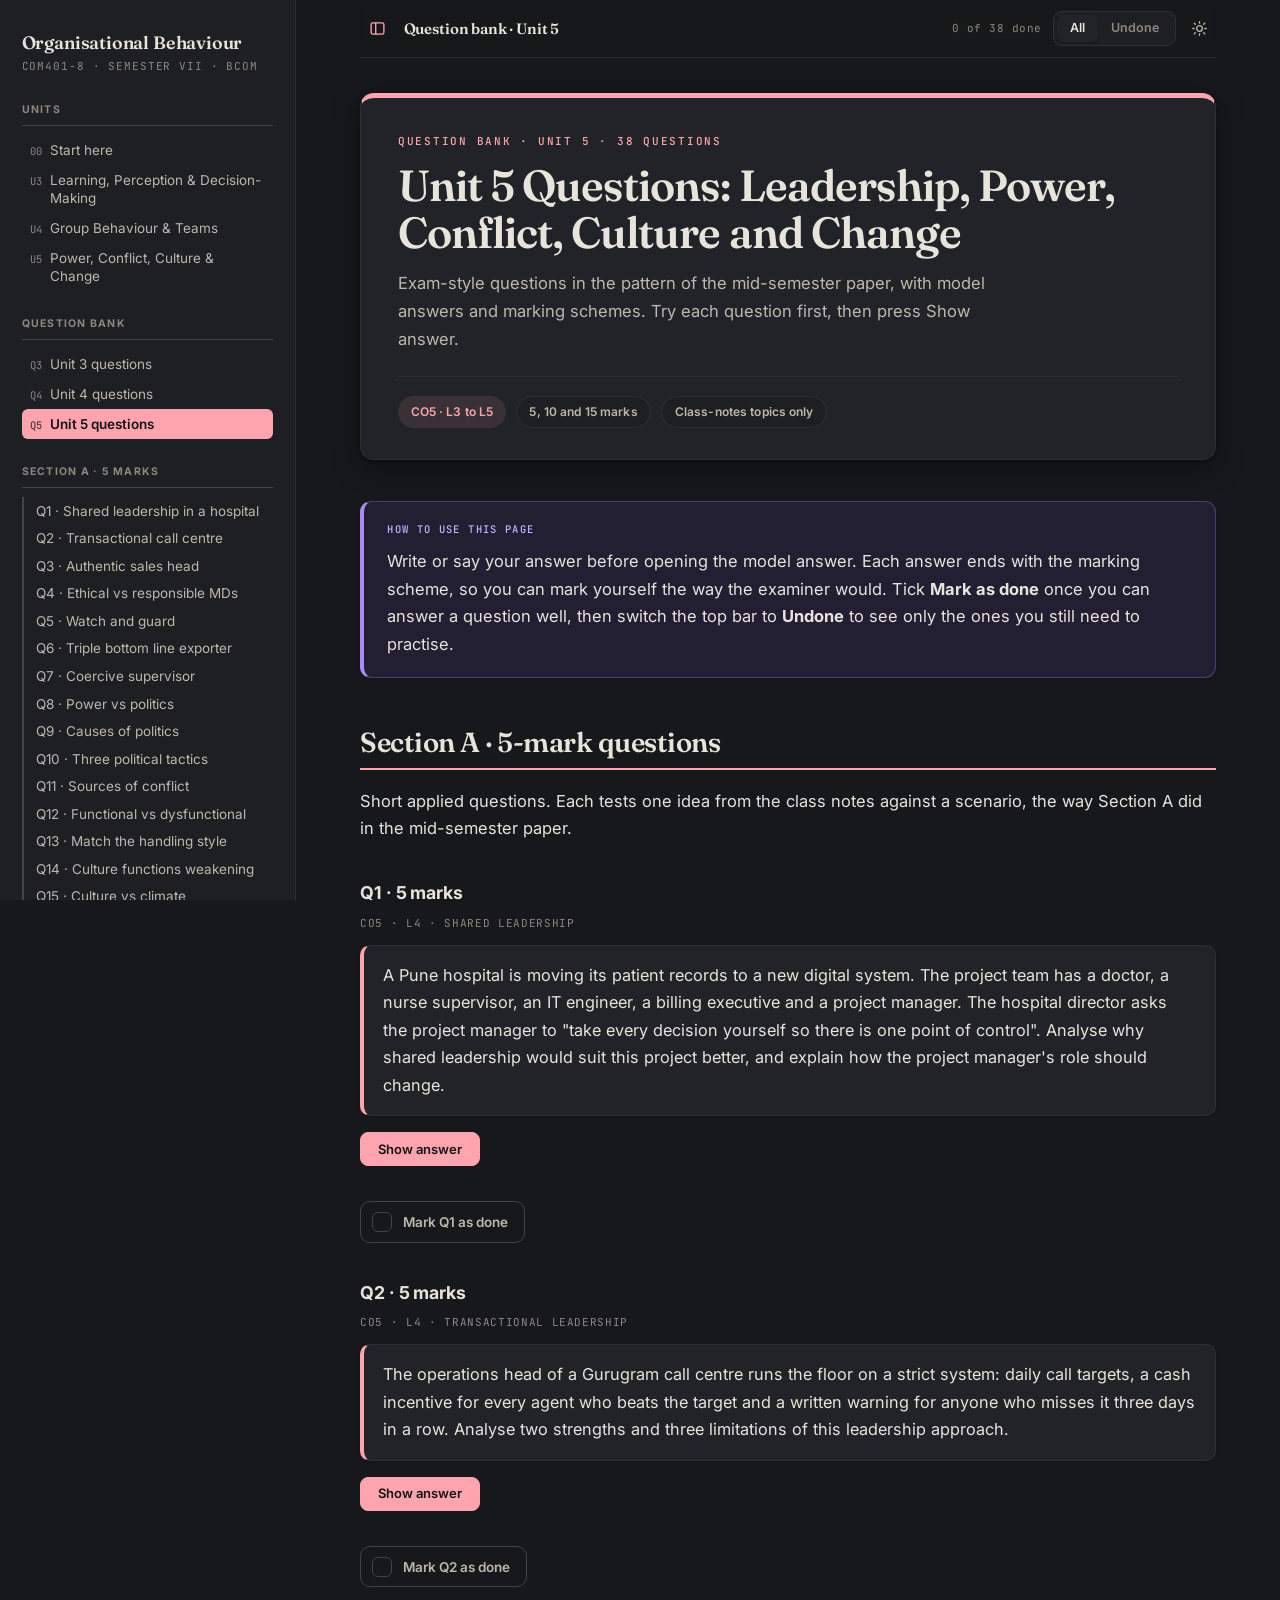
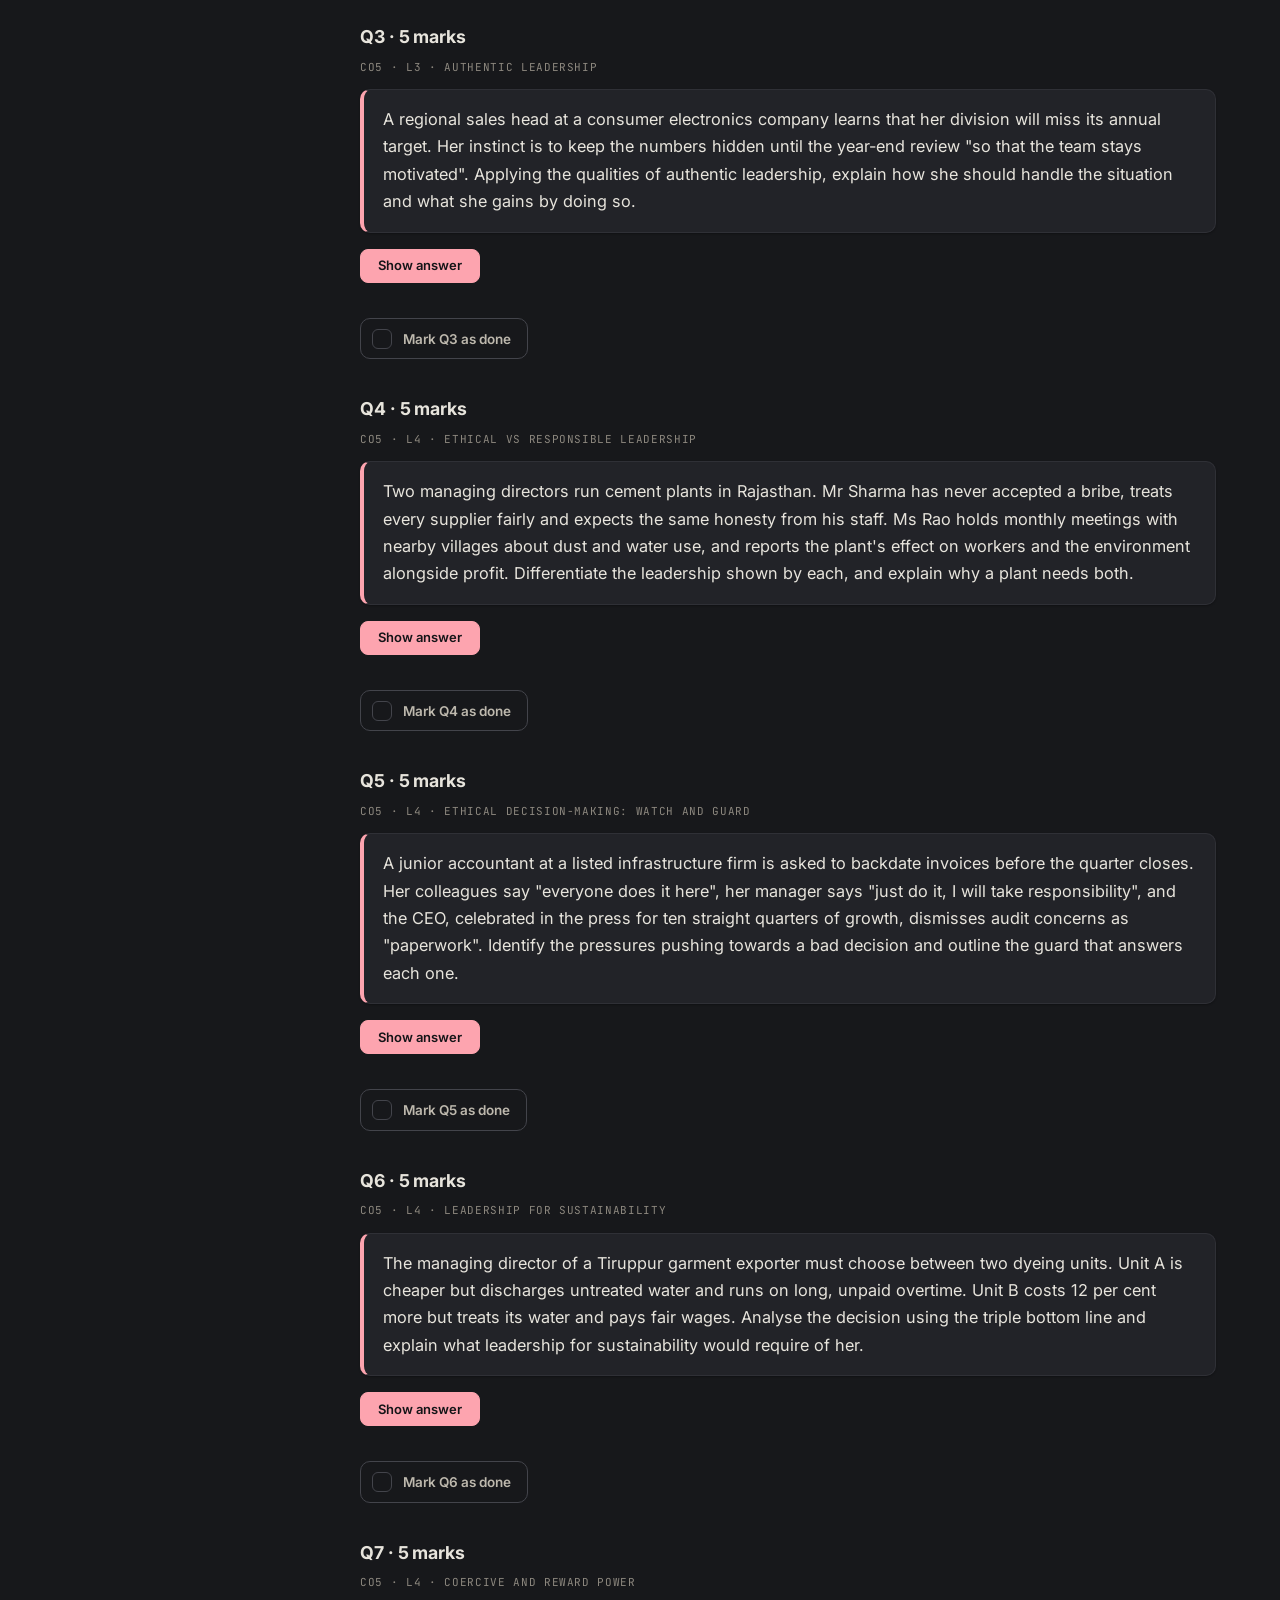
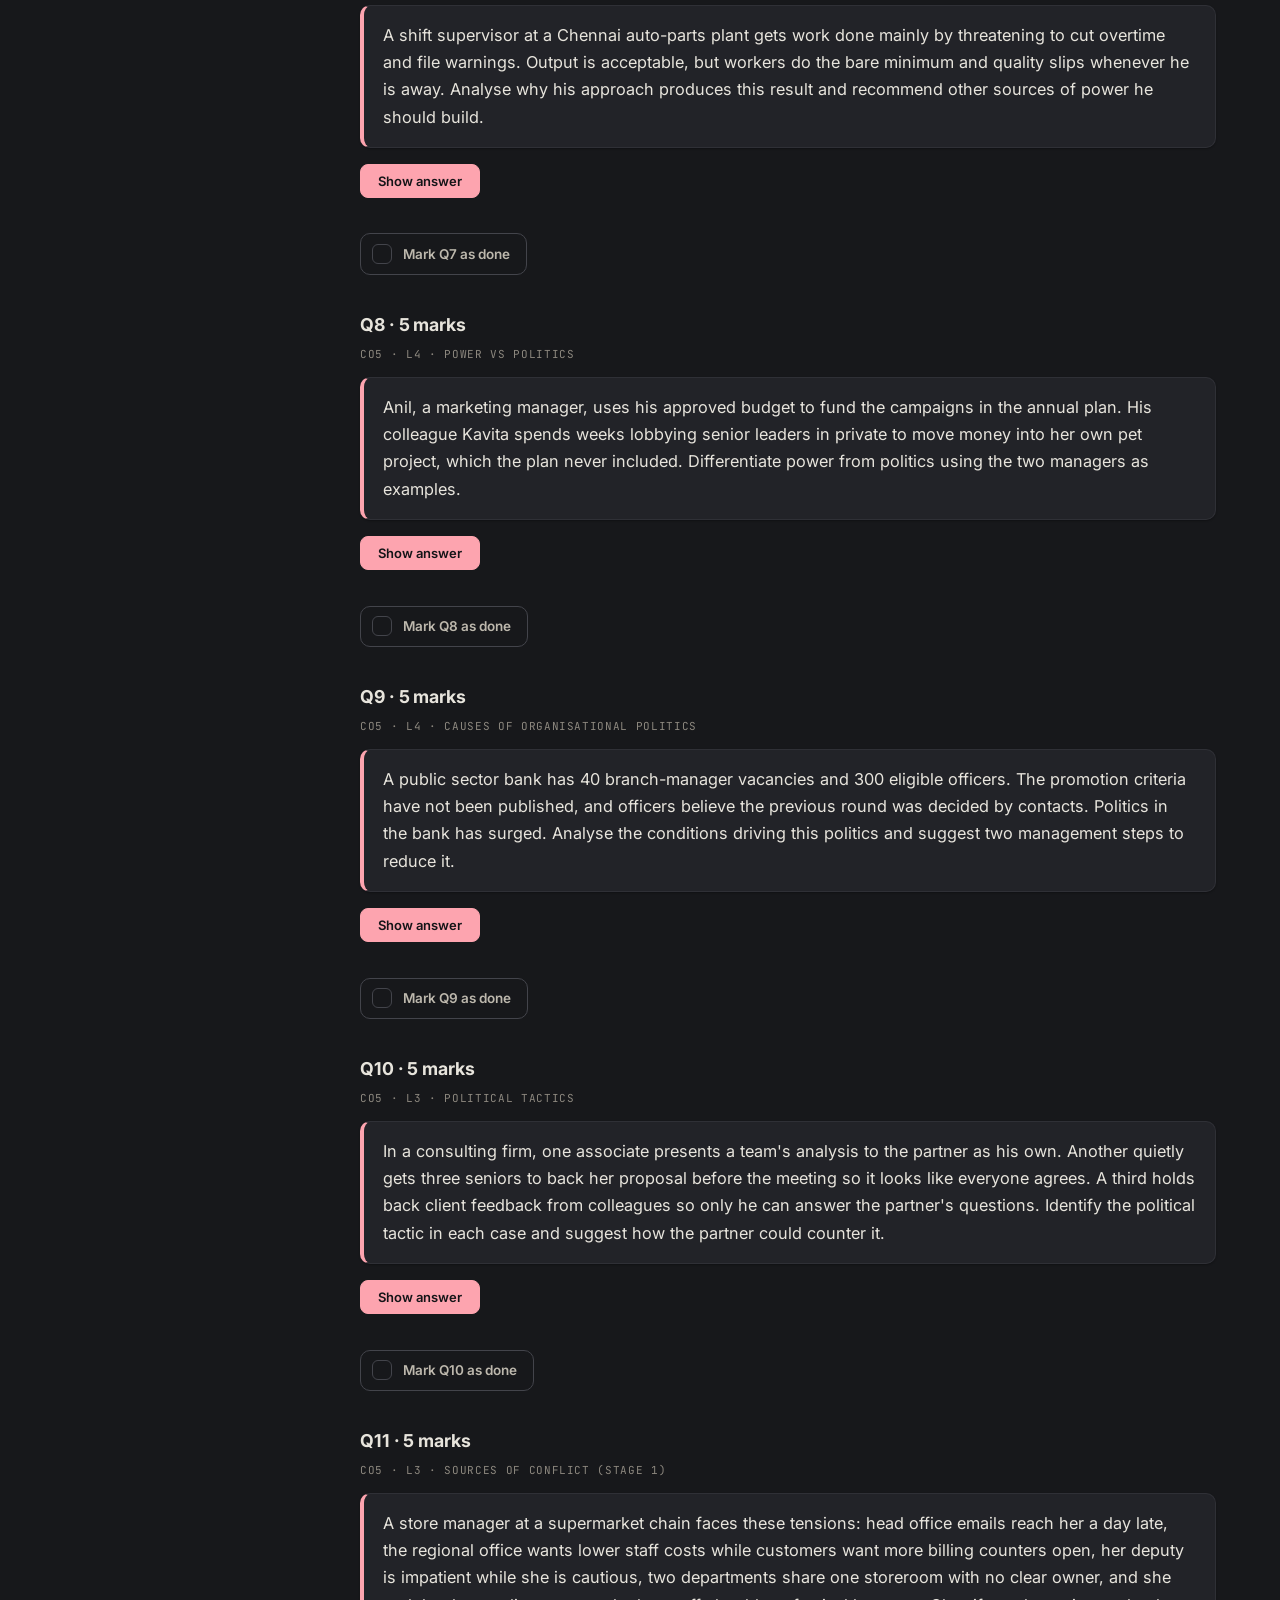
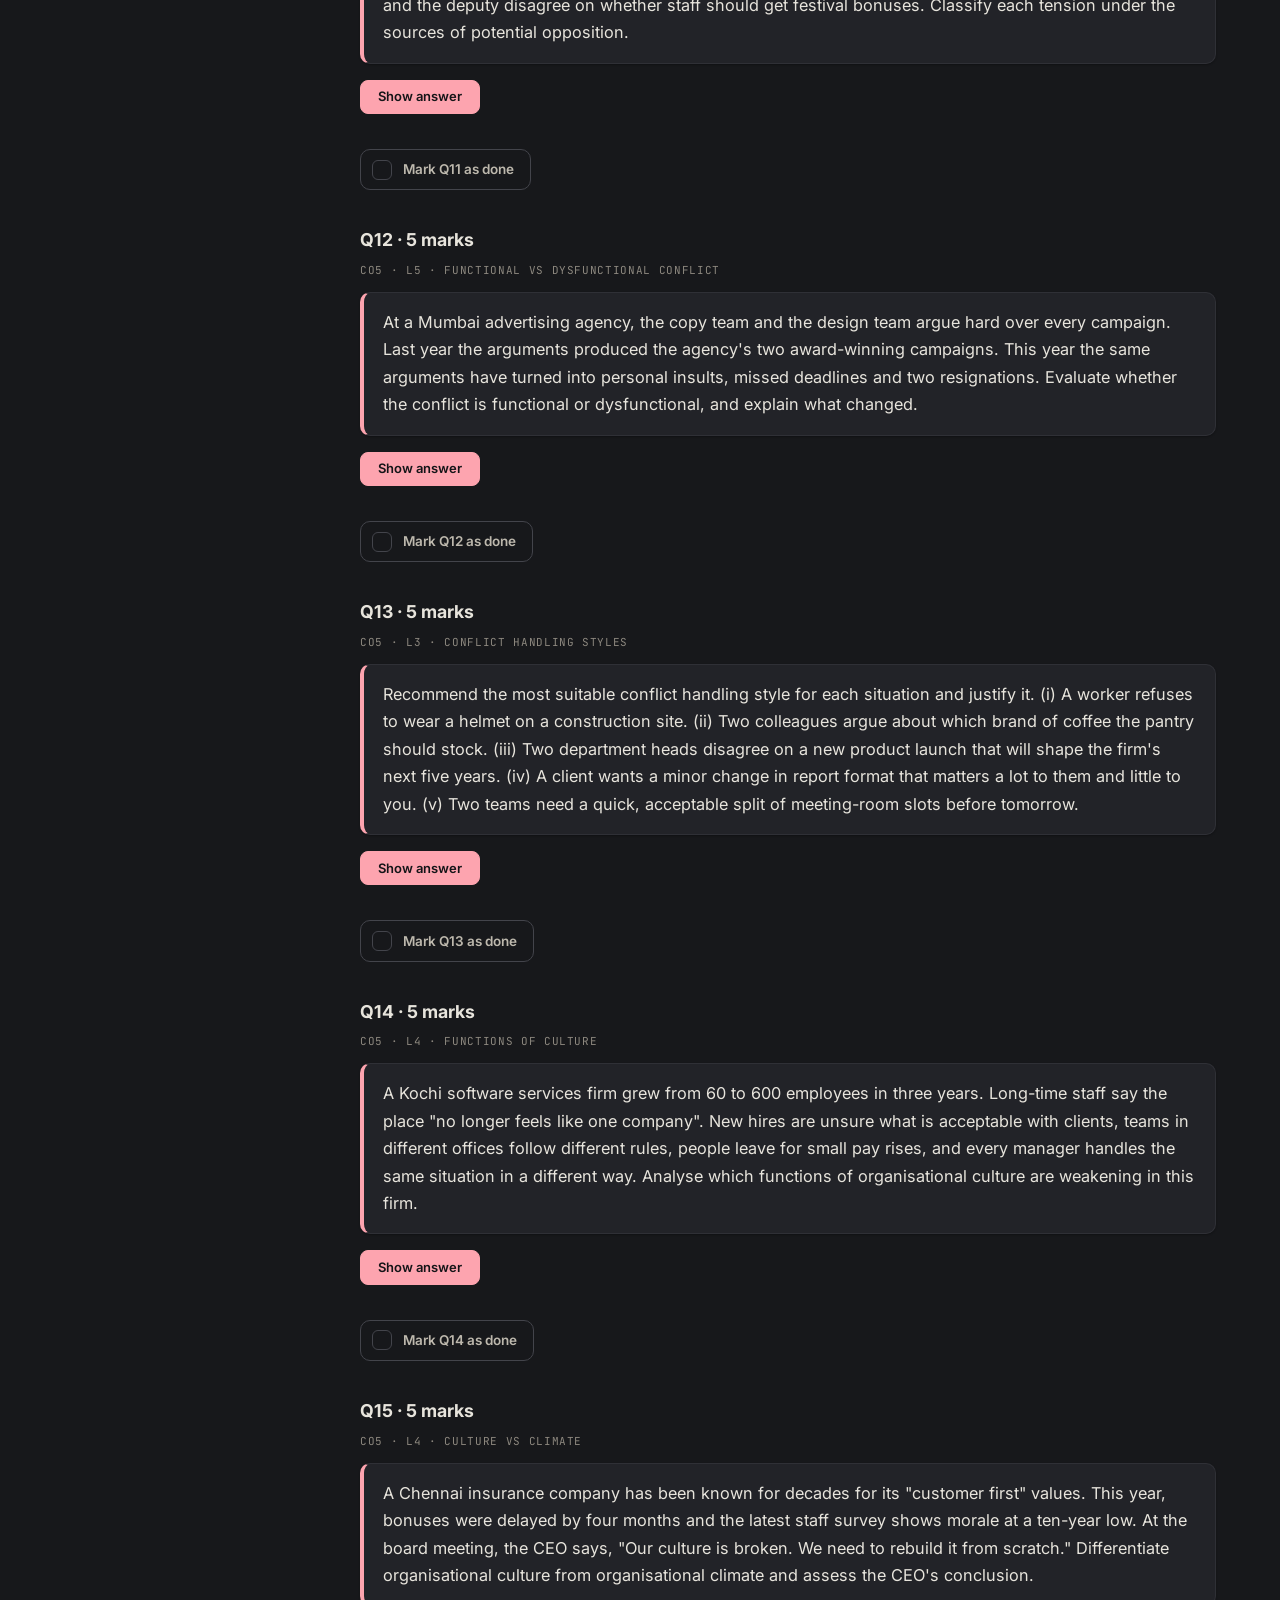
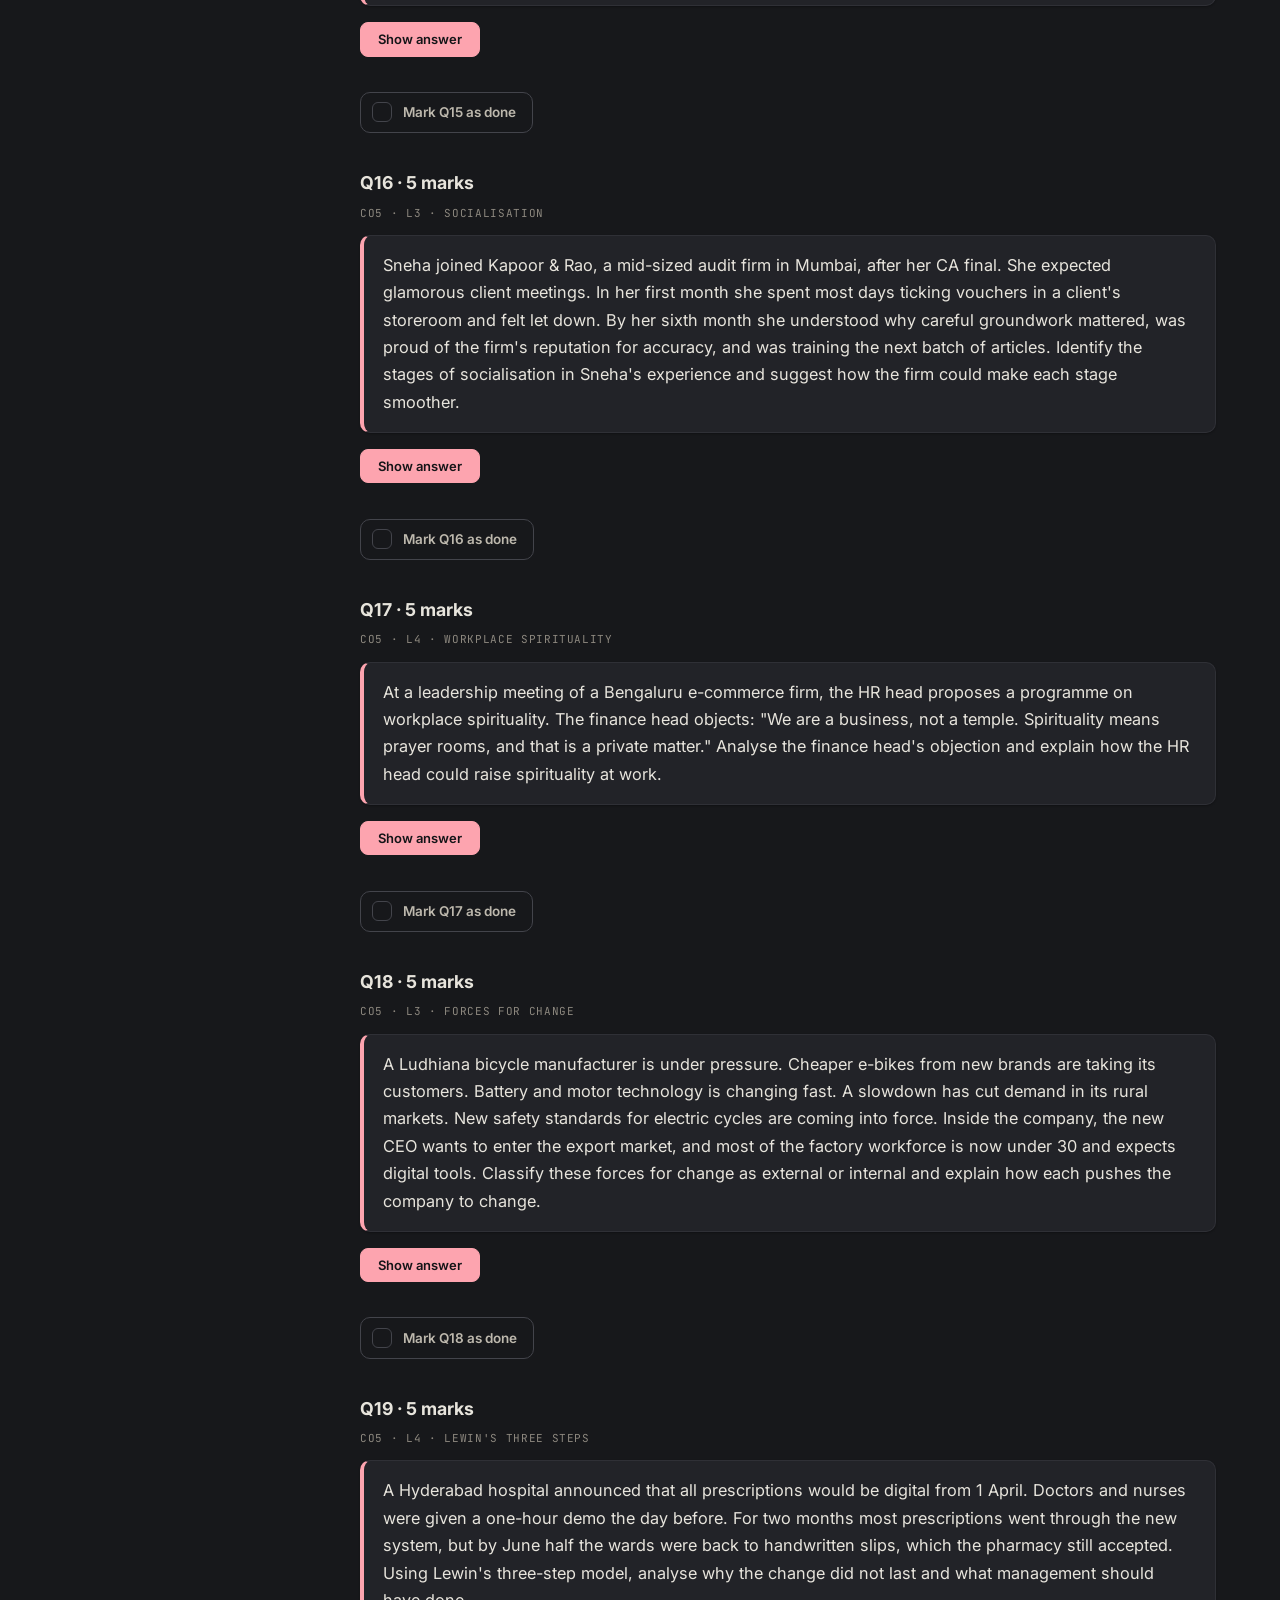
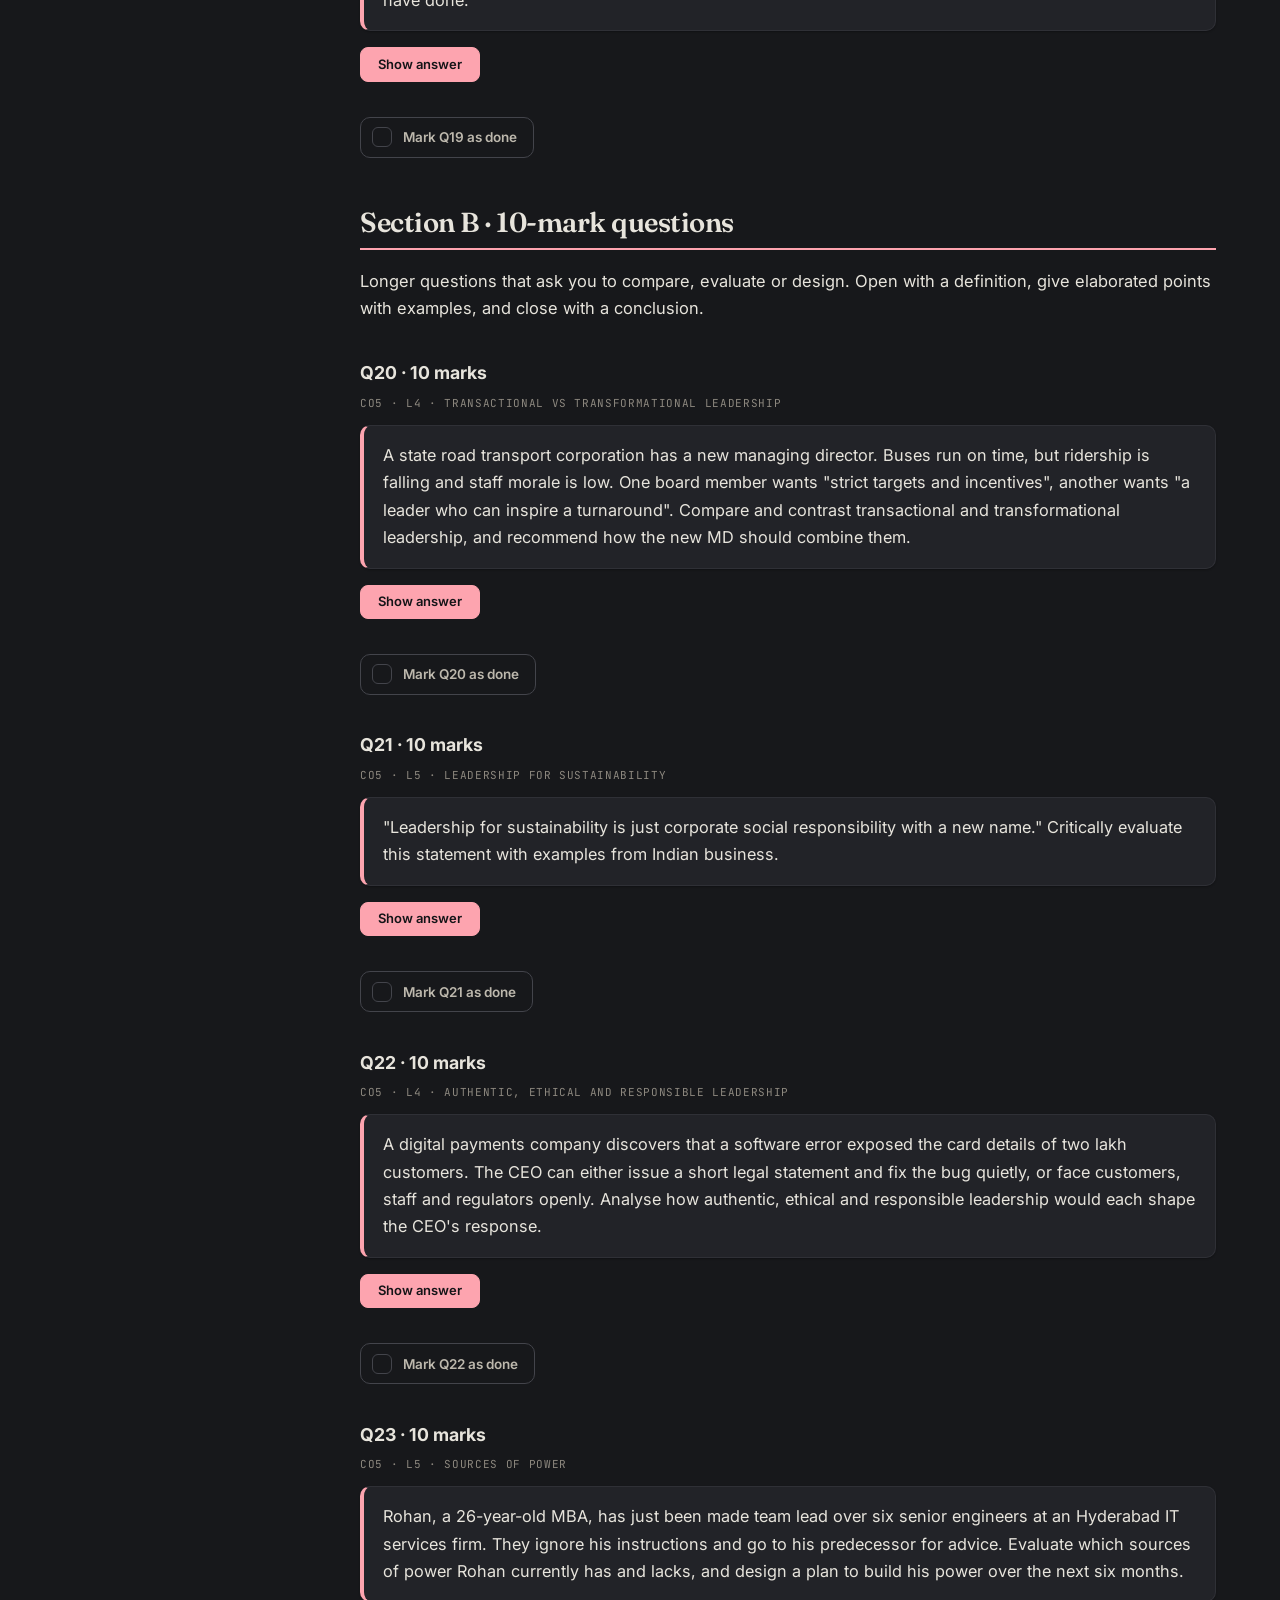
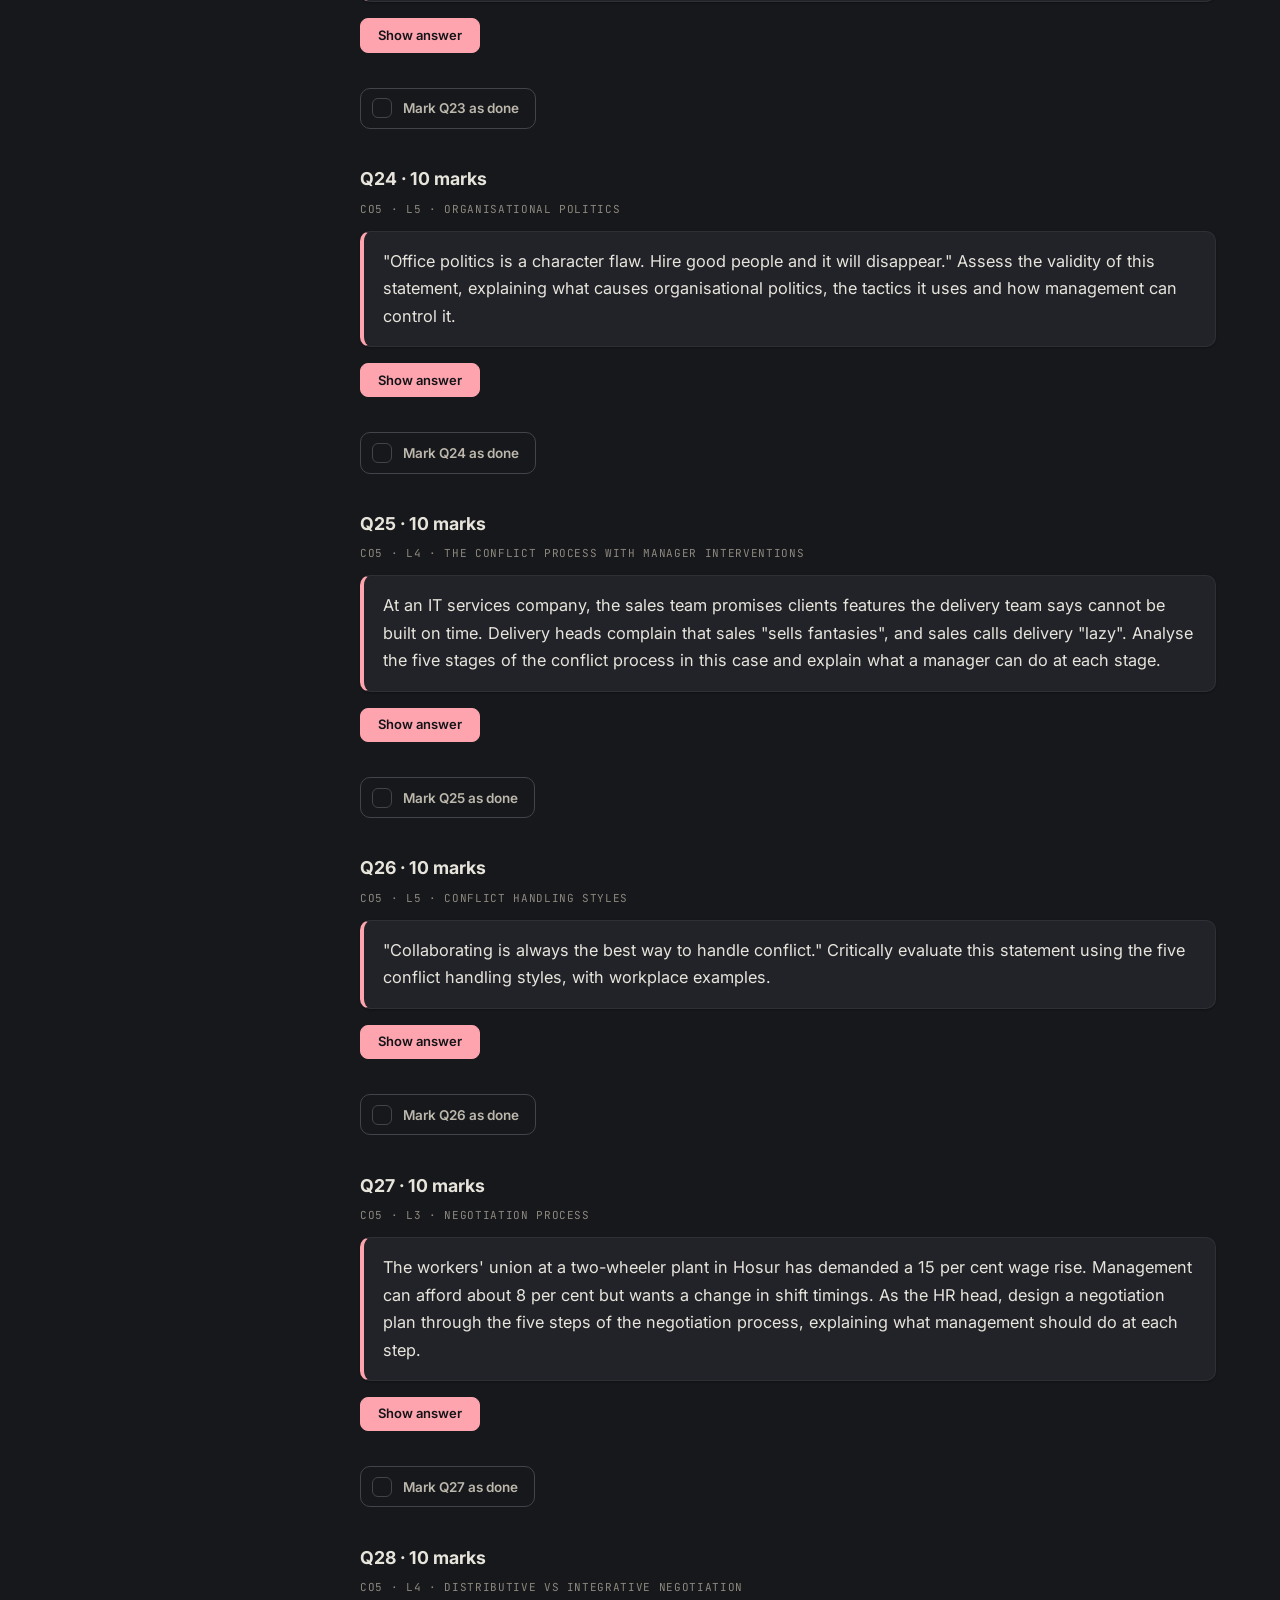
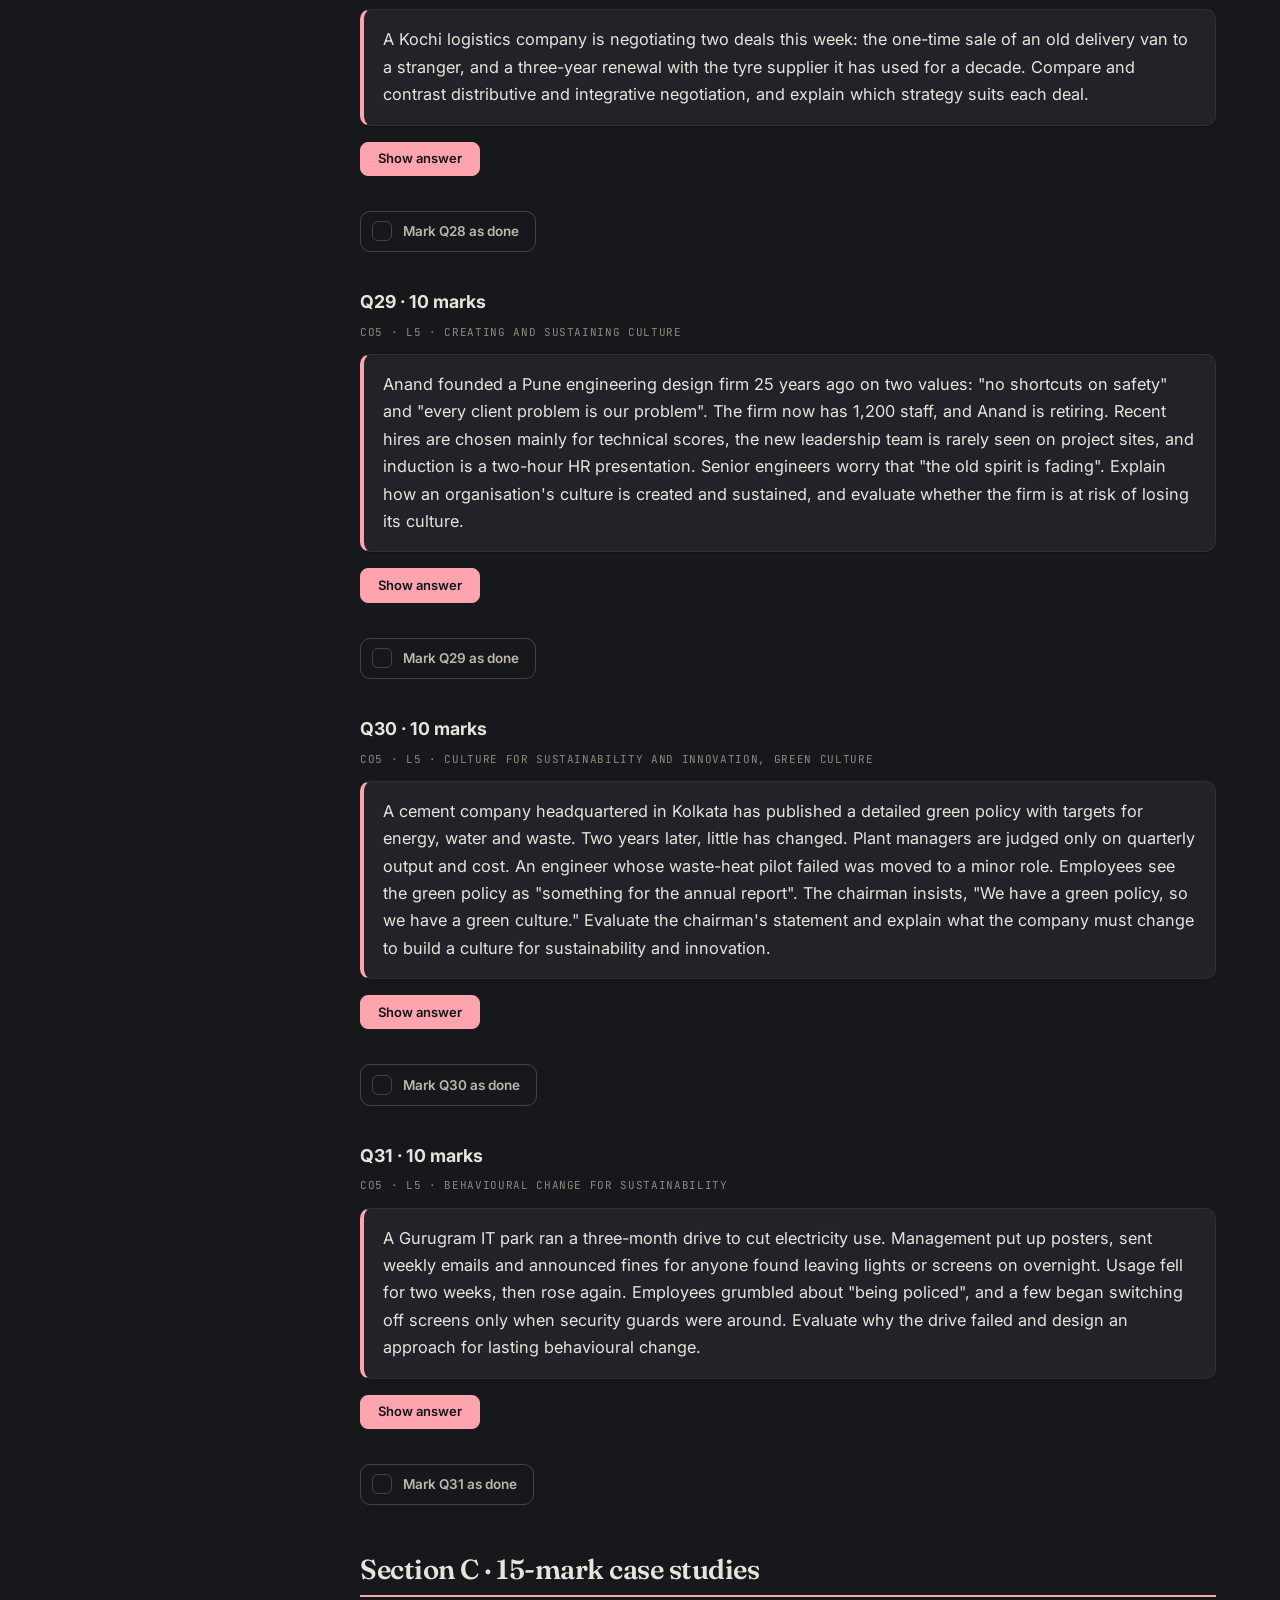
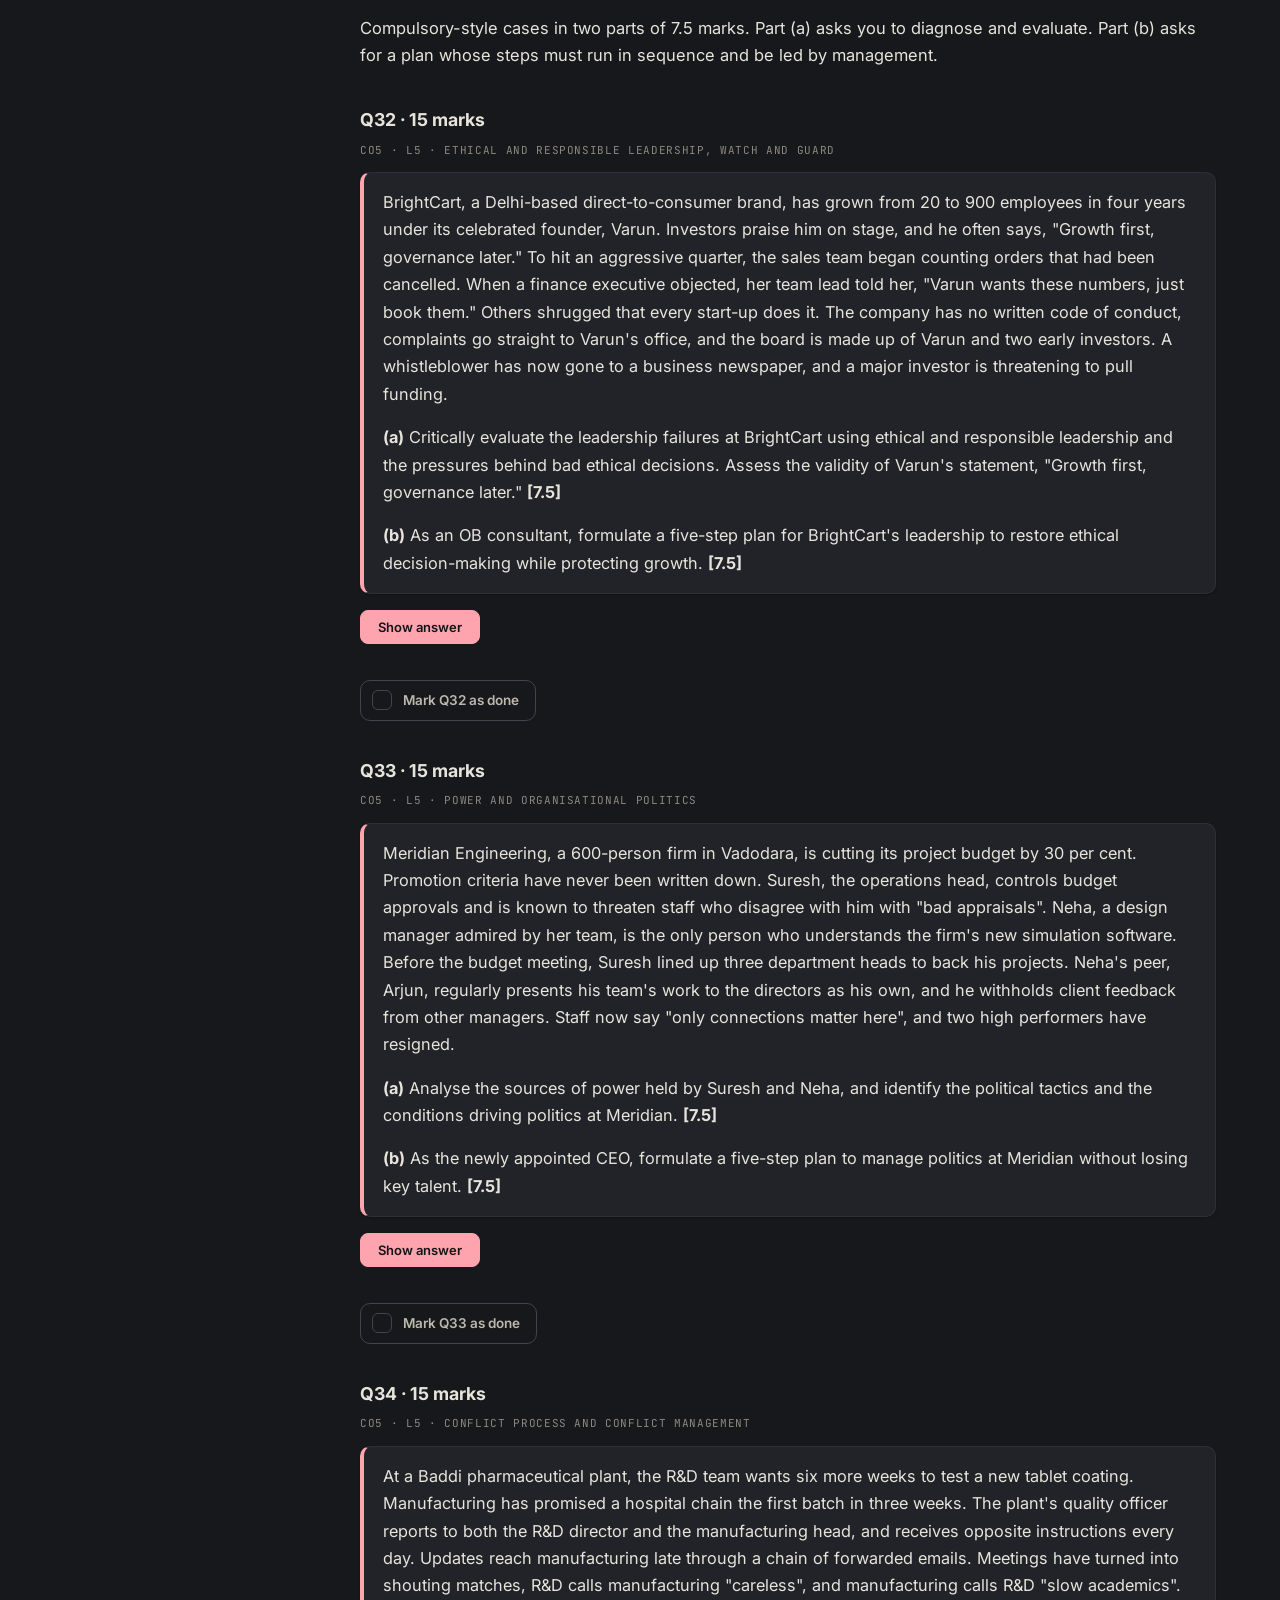
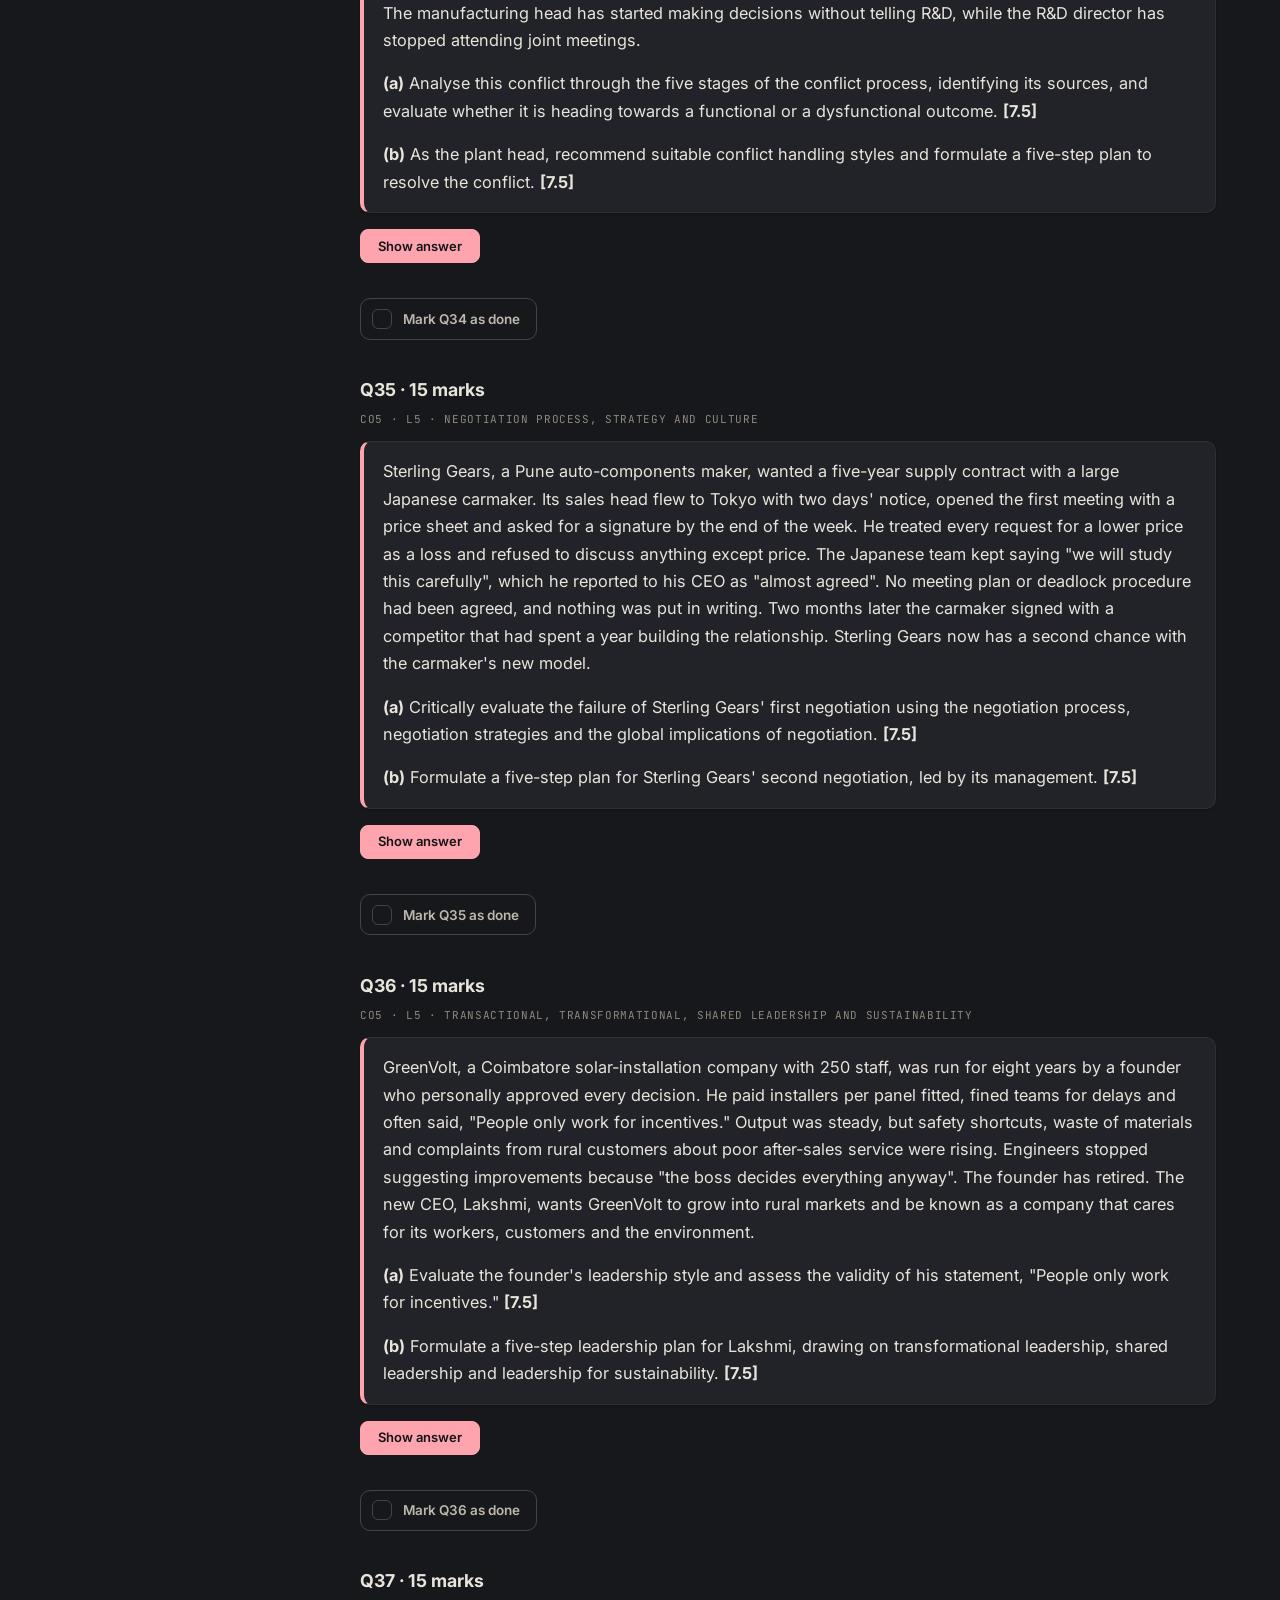
<file: qbank-unit5.html>
<!DOCTYPE html>
<html lang="en">
<head>
<meta charset="utf-8">
<meta name="viewport" content="width=device-width, initial-scale=1">
<title>Question bank · Unit 5 · COM401-8</title>
<link rel="stylesheet" href="assets/style.css?v=4">
<script src="assets/study.js?v=4"></script>
</head>
<body data-unit="5" data-title="Question bank · Unit 5">
<div class="shell">

<aside class="sidebar">
  <a class="side-brand" href="index.html">Organisational Behaviour</a>
  <div class="side-code">COM401-8 · Semester VII · BCom</div>

  <div class="side-group">
    <h4>Units</h4>
    <a class="side-unit" href="index.html"><span class="su-n">00</span><span>Start here</span></a>
    <a class="side-unit" href="unit3.html"><span class="su-n">U3</span><span>Learning, Perception &amp; Decision-Making</span></a>
    <a class="side-unit" href="unit4.html"><span class="su-n">U4</span><span>Group Behaviour &amp; Teams</span></a>
    <a class="side-unit" href="unit5.html"><span class="su-n">U5</span><span>Power, Conflict, Culture &amp; Change</span></a>
  </div>

  <div class="side-group">
    <h4>Question bank</h4>
    <a class="side-unit" href="qbank-unit3.html"><span class="su-n">Q3</span><span>Unit 3 questions</span></a>
    <a class="side-unit" href="qbank-unit4.html"><span class="su-n">Q4</span><span>Unit 4 questions</span></a>
    <a class="side-unit current" href="qbank-unit5.html"><span class="su-n">Q5</span><span>Unit 5 questions</span></a>
  </div>

    <div class="side-group">
    <h4>Section A · 5 marks</h4>
    <ul class="side-toc">
      <li><a href="#q1">Q1 · Shared leadership in a hospital</a></li>
      <li><a href="#q2">Q2 · Transactional call centre</a></li>
      <li><a href="#q3">Q3 · Authentic sales head</a></li>
      <li><a href="#q4">Q4 · Ethical vs responsible MDs</a></li>
      <li><a href="#q5">Q5 · Watch and guard</a></li>
      <li><a href="#q6">Q6 · Triple bottom line exporter</a></li>
      <li><a href="#q7">Q7 · Coercive supervisor</a></li>
      <li><a href="#q8">Q8 · Power vs politics</a></li>
      <li><a href="#q9">Q9 · Causes of politics</a></li>
      <li><a href="#q10">Q10 · Three political tactics</a></li>
      <li><a href="#q11">Q11 · Sources of conflict</a></li>
      <li><a href="#q12">Q12 · Functional vs dysfunctional</a></li>
      <li><a href="#q13">Q13 · Match the handling style</a></li>
      <li><a href="#q14">Q14 · Culture functions weakening</a></li>
      <li><a href="#q15">Q15 · Culture vs climate</a></li>
      <li><a href="#q16">Q16 · Socialisation stages</a></li>
      <li><a href="#q17">Q17 · Spirituality is not religion</a></li>
      <li><a href="#q18">Q18 · Forces for change</a></li>
      <li><a href="#q19">Q19 · Lewin: why change faded</a></li>
    </ul>
  </div>

  <div class="side-group">
    <h4>Section B · 10 marks</h4>
    <ul class="side-toc">
      <li><a href="#q20">Q20 · Transactional vs transformational</a></li>
      <li><a href="#q21">Q21 · Sustainability vs CSR</a></li>
      <li><a href="#q22">Q22 · Data breach leadership</a></li>
      <li><a href="#q23">Q23 · Building a new lead's power</a></li>
      <li><a href="#q24">Q24 · Is politics a character flaw?</a></li>
      <li><a href="#q25">Q25 · Conflict stages and interventions</a></li>
      <li><a href="#q26">Q26 · Is collaborating always best?</a></li>
      <li><a href="#q27">Q27 · Union wage negotiation plan</a></li>
      <li><a href="#q28">Q28 · Van sale vs supplier renewal</a></li>
      <li><a href="#q29">Q29 · Sustaining a founder's culture</a></li>
      <li><a href="#q30">Q30 · Green policy vs green culture</a></li>
      <li><a href="#q31">Q31 · Nudges vs fines</a></li>
    </ul>
  </div>

  <div class="side-group">
    <h4>Section C · 15 marks</h4>
    <ul class="side-toc">
      <li><a href="#q32">Q32 · BrightCart governance case</a></li>
      <li><a href="#q33">Q33 · Meridian politics case</a></li>
      <li><a href="#q34">Q34 · Pharma plant conflict case</a></li>
      <li><a href="#q35">Q35 · Sterling Gears negotiation case</a></li>
      <li><a href="#q36">Q36 · GreenVolt leadership case</a></li>
      <li><a href="#q37">Q37 · Sarathi merger culture case</a></li>
      <li><a href="#q38">Q38 · Smart meter change case</a></li>
    </ul>
  </div>
</aside>

<main>
<div class="wrap">

  <header class="masthead">
    <div class="mh-eyebrow">Question bank · Unit 5 · 38 questions</div>
    <h1>Unit 5 Questions: Leadership, Power, Conflict, Culture and Change</h1>
    <p class="mh-sub">Exam-style questions in the pattern of the mid-semester paper, with model answers and marking schemes. Try each question first, then press Show answer.</p>
    <div class="mh-meta">
      <span class="chip">CO5 · L3 to L5</span>
      <span class="chip plain">5, 10 and 15 marks</span>
      <span class="chip plain">Class-notes topics only</span>
    </div>
  </header>

  <div class="box key">
    <span class="box-label">How to use this page</span>
    <p>Write or say your answer before opening the model answer. Each answer ends with the marking scheme, so you can mark yourself the way the examiner would. Tick <strong>Mark as done</strong> once you can answer a question well, then switch the top bar to <strong>Undone</strong> to see only the ones you still need to practise.</p>
  </div>

  <h2 class="sec qb-divider">Section A · 5-mark questions</h2>
  <p>Short applied questions. Each tests one idea from the class notes against a scenario, the way Section A did in the mid-semester paper.</p>

  <h3 id="q1">Q1 · 5 marks</h3>
  <p class="q-meta">CO5 · L4 · Shared leadership</p>
  <div class="q-text"><p>A Pune hospital is moving its patient records to a new digital system. The project team has a doctor, a nurse supervisor, an IT engineer, a billing executive and a project manager. The hospital director asks the project manager to "take every decision yourself so there is one point of control". Analyse why shared leadership would suit this project better, and explain how the project manager's role should change.</p></div>
  <div class="answer">
    <p><strong>Shared leadership</strong> means leadership is distributed across the team, not owned by one person. Each member leads where they are strongest.</p>
    <ul>
      <li><strong>No single person knows enough:</strong> the project needs clinical, nursing, technical and billing knowledge. One manager deciding everything will make poorly informed calls.</li>
      <li><strong>Leadership moves with the task:</strong> the doctor should lead on how clinical notes are recorded, the IT engineer on system set-up, the billing executive on payment screens. Each steps back when the work moves to someone else's area.</li>
      <li><strong>Better decisions:</strong> because whoever knows most leads each part, errors that a generalist would miss are caught early.</li>
      <li><strong>Ownership and commitment:</strong> members who lead a part of the work feel responsible for it, so they push it through instead of waiting for instructions.</li>
      <li><strong>The manager's new role:</strong> the project manager does not disappear. The role shifts from deciding everything to coordinating: setting timelines, linking the parts and resolving clashes between them.</li>
    </ul>
    <div class="box exam"><span class="box-label">Marking scheme</span><p>Meaning of shared leadership 1 mark. Any three reasons applied to the hospital 3 marks. Change in the manager's role 1 mark.</p></div>
  </div>

  <h3 id="q2">Q2 · 5 marks</h3>
  <p class="q-meta">CO5 · L4 · Transactional leadership</p>
  <div class="q-text"><p>The operations head of a Gurugram call centre runs the floor on a strict system: daily call targets, a cash incentive for every agent who beats the target and a written warning for anyone who misses it three days in a row. Analyse two strengths and three limitations of this leadership approach.</p></div>
  <div class="answer">
    <p>This is <strong>transactional leadership</strong>, which leads through an exchange: clear tasks, rewards for hitting targets and correction when targets are missed.</p>
    <p><strong>Strengths</strong></p>
    <ul>
      <li><strong>Clarity:</strong> every agent knows exactly what is expected and what follows, so there is little confusion on a high-volume floor.</li>
      <li><strong>Keeps the system running:</strong> routine, measurable work like call handling is well suited to targets and incentives, so output stays steady.</li>
    </ul>
    <p><strong>Limitations</strong></p>
    <ul>
      <li><strong>People do only what the deal pays for:</strong> agents chase call counts and may rush customers, because quality is not part of the exchange.</li>
      <li><strong>No change or ideas:</strong> the approach maintains the system. Nobody is inspired to suggest a better script or process.</li>
      <li><strong>Commitment lasts only as long as the reward:</strong> if a rival call centre pays a bigger incentive, agents have no deeper reason to stay.</li>
    </ul>
    <div class="box exam"><span class="box-label">Marking scheme</span><p>Identifying transactional leadership with its meaning 1 mark. Two strengths 2 marks. Three limitations 2 marks (any relevant three, applied to the call centre).</p></div>
  </div>

  <h3 id="q3">Q3 · 5 marks</h3>
  <p class="q-meta">CO5 · L3 · Authentic leadership</p>
  <div class="q-text"><p>A regional sales head at a consumer electronics company learns that her division will miss its annual target. Her instinct is to keep the numbers hidden until the year-end review "so that the team stays motivated". Applying the qualities of authentic leadership, explain how she should handle the situation and what she gains by doing so.</p></div>
  <div class="answer">
    <p><strong>Authentic leadership</strong> means leading by being genuine. It rests on three qualities that lead to one outcome, trust.</p>
    <ul>
      <li><strong>Self-aware:</strong> she should first be honest with herself about why the target is slipping, including any part her own planning played.</li>
      <li><strong>Values-driven:</strong> if she values honesty, she should act on it even though hiding the numbers is more convenient in the short run.</li>
      <li><strong>Transparent:</strong> she should share the shortfall with the team now and explain what she thinks went wrong and what will change. There should be no gap between what she knows and what she says.</li>
      <li><strong>Outcome, trust:</strong> when her words match the facts, the team believes her. People will bring bad news to her early in future instead of hiding it.</li>
      <li><strong>Practical gain:</strong> with the numbers out in the open, the team has time to act on the gap now. Hiding it until year-end removes that chance.</li>
    </ul>
    <div class="box exam"><span class="box-label">Marking scheme</span><p>Three qualities applied to the case 3 marks (1 each). Trust as the outcome 1 mark. Practical benefit 1 mark.</p></div>
  </div>

  <h3 id="q4">Q4 · 5 marks</h3>
  <p class="q-meta">CO5 · L4 · Ethical vs responsible leadership</p>
  <div class="q-text"><p>Two managing directors run cement plants in Rajasthan. Mr Sharma has never accepted a bribe, treats every supplier fairly and expects the same honesty from his staff. Ms Rao holds monthly meetings with nearby villages about dust and water use, and reports the plant's effect on workers and the environment alongside profit. Differentiate the leadership shown by each, and explain why a plant needs both.</p></div>
  <div class="answer">
    <ul>
      <li><strong>Mr Sharma, ethical leadership:</strong> he leads by personal moral principle, with fairness, honesty and integrity. The focus is on his <em>own conduct</em>.</li>
      <li><strong>Role-modelling:</strong> by refusing bribes and treating suppliers fairly, he shows staff what right conduct looks like, so they copy it.</li>
      <li><strong>Ms Rao, responsible leadership:</strong> she widens accountability beyond shareholders to employees, society and the environment. The focus is on <em>whom she answers to</em>.</li>
      <li><strong>Owning the full impact:</strong> by discussing dust and water with villagers and reporting them next to profit, she owns the effects of her plant's decisions on everyone they touch.</li>
      <li><strong>Why both are needed:</strong> an honest leader can still ignore the village's water problem, and a leader who reports to the community can still cut corners privately. Ethical leadership keeps conduct clean, and responsible leadership makes sure the whole impact is counted.</li>
    </ul>
    <div class="box exam"><span class="box-label">Marking scheme</span><p>Ethical leadership identified and explained 2 marks. Responsible leadership identified and explained 2 marks. Why both are needed 1 mark.</p></div>
  </div>

  <h3 id="q5">Q5 · 5 marks</h3>
  <p class="q-meta">CO5 · L4 · Ethical decision-making: watch and guard</p>
  <div class="q-text"><p>A junior accountant at a listed infrastructure firm is asked to backdate invoices before the quarter closes. Her colleagues say "everyone does it here", her manager says "just do it, I will take responsibility", and the CEO, celebrated in the press for ten straight quarters of growth, dismisses audit concerns as "paperwork". Identify the pressures pushing towards a bad decision and outline the guard that answers each one.</p></div>
  <div class="answer">
    <p>Good people make bad calls under three pressures. An organisation guards against each with a matching mechanism.</p>
    <ul>
      <li><strong>Peer pressure:</strong> "everyone does it here" makes backdating feel normal.</li>
      <li><strong>Guard, a clear code of conduct:</strong> a written standard that bans backdating gives her a rule to point to, so peer habit is not her only guide.</li>
      <li><strong>Obedience to authority:</strong> the manager's "I will take responsibility" invites her to do wrong and assume the blame is his.</li>
      <li><strong>Guard, safe whistleblower channels:</strong> a confidential, protected channel lets her refuse the order and report it without fear for her job.</li>
      <li><strong>Hubris:</strong> the CEO's run of success has made him believe the rules do not apply to him.</li>
      <li><strong>Guard, an independent board or audit committee:</strong> independent oversight checks even the top leader and limits hubris.</li>
    </ul>
    <div class="box exam"><span class="box-label">Marking scheme</span><p>Three pressures identified from the case 1.5 marks. Three matching guards 3 marks (1 each). Pairing each guard to its pressure 0.5 mark.</p></div>
  </div>

  <h3 id="q6">Q6 · 5 marks</h3>
  <p class="q-meta">CO5 · L4 · Leadership for sustainability</p>
  <div class="q-text"><p>The managing director of a Tiruppur garment exporter must choose between two dyeing units. Unit A is cheaper but discharges untreated water and runs on long, unpaid overtime. Unit B costs 12 per cent more but treats its water and pays fair wages. Analyse the decision using the triple bottom line and explain what leadership for sustainability would require of her.</p></div>
  <div class="answer">
    <p><strong>Leadership for sustainability</strong> embeds long-term environmental and social goals into the vision. Success is judged on the <strong>triple bottom line</strong>: people, planet and profit.</p>
    <ul>
      <li><strong>People:</strong> Unit A's unpaid overtime harms workers and exposes the exporter to labour complaints. Unit B treats workers fairly.</li>
      <li><strong>Planet:</strong> Unit A pollutes local water, which harms the community and the region the business depends on. Unit B protects it.</li>
      <li><strong>Profit:</strong> Unit A looks cheaper this year. Over time, pollution penalties, lost buyers and worker turnover can cost more than the 12 per cent saving.</li>
      <li><strong>Judgement:</strong> a profit-only view picks A and wins this year. Weighing all three points to B, which protects the business in the long run.</li>
      <li><strong>What it requires of her:</strong> she should make clean water and fair wages part of the firm's goals, judge suppliers on all three lines, and report them next to profit, so the choice is part of the vision and not a one-off favour.</li>
    </ul>
    <div class="box exam"><span class="box-label">Marking scheme</span><p>Meaning with triple bottom line 1 mark. People, planet and profit applied 3 marks. What the leader must do 1 mark.</p></div>
  </div>

  <h3 id="q7">Q7 · 5 marks</h3>
  <p class="q-meta">CO5 · L4 · Coercive and reward power</p>
  <div class="q-text"><p>A shift supervisor at a Chennai auto-parts plant gets work done mainly by threatening to cut overtime and file warnings. Output is acceptable, but workers do the bare minimum and quality slips whenever he is away. Analyse why his approach produces this result and recommend other sources of power he should build.</p></div>
  <div class="answer">
    <p>Power is the capacity to influence. The supervisor relies on <strong>coercive power</strong>, the ability to punish or threaten.</p>
    <ul>
      <li><strong>Obedience, not commitment:</strong> coercive power gets people to comply out of fear. They do what avoids the penalty and nothing more, which explains the bare minimum.</li>
      <li><strong>It works only under watch:</strong> fear depends on the chance of being caught, so quality slips the moment he leaves the floor.</li>
      <li><strong>Reward power:</strong> he could recognise good shifts with praise, preferred rosters or recommending staff for incentives, so people comply to gain something.</li>
      <li><strong>Expert power:</strong> if he helps fix machine problems and teaches better methods, workers follow him because he knows the work.</li>
      <li><strong>Referent power:</strong> treating workers fairly and with respect makes them like and admire him, so they want his approval even when he is away.</li>
    </ul>
    <div class="box exam"><span class="box-label">Marking scheme</span><p>Identifying coercive power with meaning 1 mark. Two reasons for the result 2 marks. Any two alternative sources with application 2 marks.</p></div>
  </div>

  <h3 id="q8">Q8 · 5 marks</h3>
  <p class="q-meta">CO5 · L4 · Power vs politics</p>
  <div class="q-text"><p>Anil, a marketing manager, uses his approved budget to fund the campaigns in the annual plan. His colleague Kavita spends weeks lobbying senior leaders in private to move money into her own pet project, which the plan never included. Differentiate power from politics using the two managers as examples.</p></div>
  <div class="answer">
    <ul>
      <li><strong>Power:</strong> power is the capacity to influence. Both managers have it, through their positions and their access to budgets.</li>
      <li><strong>Politics:</strong> politics is what people do to get and use power. More precisely, organisational politics is the use of power to get outcomes <em>not sanctioned</em> by the organisation.</li>
      <li><strong>Anil, power used for sanctioned goals:</strong> he uses budget authority for campaigns the organisation approved. That is management, not politics.</li>
      <li><strong>Kavita, politics:</strong> she uses influence to win an outcome the plan never approved, through private lobbying. That is political behaviour.</li>
      <li><strong>The test:</strong> the difference lies in the outcome sought, not in having power. The same budget authority is ordinary management when used for approved goals and politics when used for unapproved ones.</li>
    </ul>
    <div class="box exam"><span class="box-label">Marking scheme</span><p>Meaning of power 1 mark. Meaning of politics with "not sanctioned" 1 mark. Each manager correctly classified with reason 2 marks. The distinguishing test 1 mark.</p></div>
  </div>

  <h3 id="q9">Q9 · 5 marks</h3>
  <p class="q-meta">CO5 · L4 · Causes of organisational politics</p>
  <div class="q-text"><p>A public sector bank has 40 branch-manager vacancies and 300 eligible officers. The promotion criteria have not been published, and officers believe the previous round was decided by contacts. Politics in the bank has surged. Analyse the conditions driving this politics and suggest two management steps to reduce it.</p></div>
  <div class="answer">
    <p>Organisational politics is the use of power to get outcomes not sanctioned by the organisation. It rises under three conditions, all present here.</p>
    <ul>
      <li><strong>Scarce resources:</strong> 40 posts for 300 officers means most will lose, so officers fight for their share.</li>
      <li><strong>Unclear goals:</strong> with no published criteria, nobody knows what counts, so each officer argues that their own work matters most.</li>
      <li><strong>Low trust:</strong> officers believe the last round was decided by contacts, so they play games first to protect themselves.</li>
      <li><strong>Step 1, set clear goals and rules:</strong> publish the promotion criteria and weights so there is less room to argue.</li>
      <li><strong>Step 2, allocate openly and fairly:</strong> share the selection process and results with reasons, so officers do not need to fight in private.</li>
    </ul>
    <div class="box exam"><span class="box-label">Marking scheme</span><p>Three conditions applied to the bank 3 marks. Two management steps, each linked to a cause 2 marks.</p></div>
  </div>

  <h3 id="q10">Q10 · 5 marks</h3>
  <p class="q-meta">CO5 · L3 · Political tactics</p>
  <div class="q-text"><p>In a consulting firm, one associate presents a team's analysis to the partner as his own. Another quietly gets three seniors to back her proposal before the meeting so it looks like everyone agrees. A third holds back client feedback from colleagues so only he can answer the partner's questions. Identify the political tactic in each case and suggest how the partner could counter it.</p></div>
  <div class="answer">
    <ul>
      <li><strong>Impression management:</strong> the first associate shapes how the partner sees him by taking visible credit for the team's work.</li>
      <li><strong>Counter:</strong> ask teams to present together and name who did what, so credit is visible.</li>
      <li><strong>Coalition building:</strong> the second associate lines up allies so her position looks like the majority view.</li>
      <li><strong>Counter:</strong> judge proposals on evidence in an open discussion, and ask for dissenting views before deciding.</li>
      <li><strong>Controlling information:</strong> the third associate filters what others know, because whoever controls the facts controls the decision.</li>
      <li><strong>Counter:</strong> communicate with transparency by sharing client feedback with the whole team through a common channel.</li>
    </ul>
    <div class="box exam"><span class="box-label">Marking scheme</span><p>Three tactics correctly named and explained 3 marks. Counters 2 marks (any relevant two or three).</p></div>
  </div>

  <h3 id="q11">Q11 · 5 marks</h3>
  <p class="q-meta">CO5 · L3 · Sources of conflict (Stage 1)</p>
  <div class="q-text"><p>A store manager at a supermarket chain faces these tensions: head office emails reach her a day late, the regional office wants lower staff costs while customers want more billing counters open, her deputy is impatient while she is cautious, two departments share one storeroom with no clear owner, and she and the deputy disagree on whether staff should get festival bonuses. Classify each tension under the sources of potential opposition.</p></div>
  <div class="answer">
    <p>Stage 1 of the conflict process, <strong>potential opposition</strong>, has three sources: communication, structure and personal variables.</p>
    <ul>
      <li><strong>Late head-office emails, communication:</strong> poor or delayed information causes misunderstanding.</li>
      <li><strong>Regional office vs customers, structure (role conflict):</strong> she faces clashing expectations from two masters. The clash comes from how her role is set up.</li>
      <li><strong>Shared storeroom with no owner, structure:</strong> unclear responsibilities are a structural source.</li>
      <li><strong>Impatient deputy vs cautious manager, personal variables:</strong> a difference in personality.</li>
      <li><strong>Disagreement on festival bonuses, personal variables:</strong> a difference in values and attitudes.</li>
    </ul>
    <p>At this stage nobody has clashed yet. Spotting the source early tells the manager where to act: fix the email chain, clarify storeroom ownership and talk through the role conflict with the regional office before tension builds.</p>
    <div class="box exam"><span class="box-label">Marking scheme</span><p>Five tensions correctly classified with a reason, 1 mark each.</p></div>
  </div>

  <h3 id="q12">Q12 · 5 marks</h3>
  <p class="q-meta">CO5 · L5 · Functional vs dysfunctional conflict</p>
  <div class="q-text"><p>At a Mumbai advertising agency, the copy team and the design team argue hard over every campaign. Last year the arguments produced the agency's two award-winning campaigns. This year the same arguments have turned into personal insults, missed deadlines and two resignations. Evaluate whether the conflict is functional or dysfunctional, and explain what changed.</p></div>
  <div class="answer">
    <p>Conflict can end well or badly. Stage 5 of the conflict process separates <strong>functional</strong> from <strong>dysfunctional</strong> outcomes.</p>
    <ul>
      <li><strong>Last year, functional:</strong> the arguments lifted the quality of ideas and produced award-winning work. This is what functional conflict does.</li>
      <li><strong>Surfacing problems early:</strong> the clash between copy and design exposed weak ideas before they reached the client.</li>
      <li><strong>This year, dysfunctional:</strong> insults, missed deadlines and resignations show the conflict now drains energy and trust. The teams spend their effort fighting instead of working.</li>
      <li><strong>What changed:</strong> the conflict has become personal. In the language of Stage 2 it has been personalised, so the disagreement is about people, not ideas.</li>
      <li><strong>Judgement:</strong> the same conflict can be either, depending on whether it stays on the work. The manager should keep debate on ideas and stop personal attacks early.</li>
    </ul>
    <div class="box exam"><span class="box-label">Marking scheme</span><p>Functional conflict identified with features 2 marks. Dysfunctional conflict identified with features 2 marks. Explanation of the shift 1 mark.</p></div>
  </div>

  <h3 id="q13">Q13 · 5 marks</h3>
  <p class="q-meta">CO5 · L3 · Conflict handling styles</p>
  <div class="q-text"><p>Recommend the most suitable conflict handling style for each situation and justify it. (i) A worker refuses to wear a helmet on a construction site. (ii) Two colleagues argue about which brand of coffee the pantry should stock. (iii) Two department heads disagree on a new product launch that will shape the firm's next five years. (iv) A client wants a minor change in report format that matters a lot to them and little to you. (v) Two teams need a quick, acceptable split of meeting-room slots before tomorrow.</p></div>
  <div class="answer">
    <p>Handling styles sit on two dimensions, assertiveness and cooperativeness. There is no best style, only the right one for the situation.</p>
    <ul>
      <li><strong>(i) Competing:</strong> a safety rule needs a quick, firm decision. Push to win the point.</li>
      <li><strong>(ii) Avoiding:</strong> the issue is trivial, so step back and let it cool.</li>
      <li><strong>(iii) Collaborating:</strong> the issue is too important to settle by giving in, so dig into the real problem until both sides fully win, even if it takes time.</li>
      <li><strong>(iv) Accommodating:</strong> the issue matters far more to the client than to you, so give in and keep the relationship smooth.</li>
      <li><strong>(v) Compromising:</strong> a quick, acceptable settlement matters more than a perfect one, so each side gives a little.</li>
    </ul>
    <div class="box exam"><span class="box-label">Marking scheme</span><p>Each correct style with a justification 1 mark (5 × 1).</p></div>
  </div>

  <h3 id="q14">Q14 · 5 marks</h3>
  <p class="q-meta">CO5 · L4 · Functions of culture</p>
  <div class="q-text"><p>A Kochi software services firm grew from 60 to 600 employees in three years. Long-time staff say the place "no longer feels like one company". New hires are unsure what is acceptable with clients, teams in different offices follow different rules, people leave for small pay rises, and every manager handles the same situation in a different way. Analyse which functions of organisational culture are weakening in this firm.</p></div>
  <div class="answer">
    <p><strong>Organisational culture</strong> is the shared system of values and assumptions that makes one organisation different from another. A healthy culture does five jobs, and each one is failing here.</p>
    <ul>
      <li><strong>Setting boundaries:</strong> new hires do not know what is acceptable with clients. The culture no longer marks the lines between right and wrong behaviour.</li>
      <li><strong>Giving identity:</strong> long-time staff say it "no longer feels like one company". Members have lost the sense of belonging to something distinct.</li>
      <li><strong>Building commitment beyond self:</strong> people leave for small pay rises, which shows they care about their own pay but not about the firm's goals.</li>
      <li><strong>Adding stability:</strong> offices following different rules shows the social glue that holds the firm together has weakened as headcount grew.</li>
      <li><strong>Guiding behaviour:</strong> managers handle the same situation differently, so there is no shared sense of "how we do things here" to guide daily action.</li>
    </ul>
    <p>Rapid hiring diluted the culture faster than it could be passed on.</p>
    <div class="box exam"><span class="box-label">Marking scheme</span><p>Any five functions, each named and linked to evidence from the case, 1 mark each. A function named without case evidence earns half a mark.</p></div>
  </div>

  <h3 id="q15">Q15 · 5 marks</h3>
  <p class="q-meta">CO5 · L4 · Culture vs climate</p>
  <div class="q-text"><p>A Chennai insurance company has been known for decades for its "customer first" values. This year, bonuses were delayed by four months and the latest staff survey shows morale at a ten-year low. At the board meeting, the CEO says, "Our culture is broken. We need to rebuild it from scratch." Differentiate organisational culture from organisational climate and assess the CEO's conclusion.</p></div>
  <div class="answer">
    <p><strong>Culture</strong> is the deep, shared values of an organisation, the why behind behaviour. <strong>Climate</strong> is the felt atmosphere right now, how it feels to work there today.</p>
    <ul>
      <li><strong>Depth:</strong> culture is the underlying layer of values. Climate is the surface mood that employees feel day to day.</li>
      <li><strong>Speed of change:</strong> culture is built over years and changes slowly. Climate can shift within weeks because of a single event, such as delayed pay.</li>
      <li><strong>What the survey measured:</strong> a morale survey measures climate. Falling morale after delayed bonuses is a climate problem, not proof that the customer-first values have gone.</li>
      <li><strong>Assessment:</strong> the CEO's conclusion is not valid. Nothing suggests staff have stopped valuing customers. Rebuilding the culture from scratch would throw away decades of strength to fix a temporary mood.</li>
      <li><strong>What to do instead:</strong> repair the climate by paying the bonuses, explaining the delay honestly and listening to staff. Protect the culture while doing so.</li>
    </ul>
    <div class="box exam"><span class="box-label">Marking scheme</span><p>Differentiation of culture and climate on two bases 2 marks. Linking the survey to climate 1 mark. Assessment of the CEO's statement 1 mark. Correct remedy 1 mark.</p></div>
  </div>

  <h3 id="q16">Q16 · 5 marks</h3>
  <p class="q-meta">CO5 · L3 · Socialisation</p>
  <div class="q-text"><p>Sneha joined Kapoor &amp; Rao, a mid-sized audit firm in Mumbai, after her CA final. She expected glamorous client meetings. In her first month she spent most days ticking vouchers in a client's storeroom and felt let down. By her sixth month she understood why careful groundwork mattered, was proud of the firm's reputation for accuracy, and was training the next batch of articles. Identify the stages of socialisation in Sneha's experience and suggest how the firm could make each stage smoother.</p></div>
  <div class="answer">
    <p><strong>Socialisation</strong> is the process by which new employees learn the organisation's culture and adapt to it. It runs in three stages.</p>
    <ul>
      <li><strong>Prearrival:</strong> the expectations Sneha brought before joining, that audit work means glamorous client meetings.</li>
      <li><strong>Encounter:</strong> her first month, when expectations met reality (ticking vouchers in a storeroom) and she felt let down.</li>
      <li><strong>Metamorphosis:</strong> by the sixth month she had taken on the firm's value of accuracy, felt pride in it and was passing it on as an insider.</li>
      <li><strong>Smoother prearrival and encounter:</strong> give a realistic picture of first-year work during hiring, so the encounter is less of a shock.</li>
      <li><strong>Smoother metamorphosis:</strong> pair each new article with a senior who explains why the groundwork matters, so new hires take on the values sooner.</li>
    </ul>
    <div class="box exam"><span class="box-label">Marking scheme</span><p>Three stages correctly identified from the case 3 marks (1 each). Suggestions to smooth the stages 2 marks.</p></div>
  </div>

  <h3 id="q17">Q17 · 5 marks</h3>
  <p class="q-meta">CO5 · L4 · Workplace spirituality</p>
  <div class="q-text"><p>At a leadership meeting of a Bengaluru e-commerce firm, the HR head proposes a programme on workplace spirituality. The finance head objects: "We are a business, not a temple. Spirituality means prayer rooms, and that is a private matter." Analyse the finance head's objection and explain how the HR head could raise spirituality at work.</p></div>
  <div class="answer">
    <p><strong>Workplace spirituality</strong> means meaning, purpose and community at work. It is not religion.</p>
    <ul>
      <li><strong>The objection is based on a misunderstanding:</strong> the finance head confuses spirituality with religion. Workplace spirituality has nothing to do with faith or prayer rooms. An employee of any religion, or none, can share in it.</li>
      <li><strong>What it is really about:</strong> meaning (work that matters), purpose (serving something beyond pay) and community (feeling connected to colleagues).</li>
      <li><strong>Design jobs that connect people to real impact:</strong> show warehouse and support staff how their work reaches customers, for example a small seller whose business grew on the platform.</li>
      <li><strong>Give autonomy:</strong> let teams decide how to meet their targets, which builds ownership and respect.</li>
      <li><strong>Align work with shared values:</strong> if the firm claims to care about small sellers, its policies towards them should match, so work and purpose do not pull apart.</li>
    </ul>
    <div class="box exam"><span class="box-label">Marking scheme</span><p>Correcting the misunderstanding with the meaning of spirituality 2 marks. Three ways to raise it, applied to the firm, 3 marks.</p></div>
  </div>

  <h3 id="q18">Q18 · 5 marks</h3>
  <p class="q-meta">CO5 · L3 · Forces for change</p>
  <div class="q-text"><p>A Ludhiana bicycle manufacturer is under pressure. Cheaper e-bikes from new brands are taking its customers. Battery and motor technology is changing fast. A slowdown has cut demand in its rural markets. New safety standards for electric cycles are coming into force. Inside the company, the new CEO wants to enter the export market, and most of the factory workforce is now under 30 and expects digital tools. Classify these forces for change as external or internal and explain how each pushes the company to change.</p></div>
  <div class="answer">
    <p><strong>Organisational change</strong> means altering how the organisation works: its structure, technology, people or processes. Forces for change come from outside and inside.</p>
    <ul>
      <li><strong>Competition (external):</strong> cheaper e-bike brands are taking customers, so the firm must respond on product and price.</li>
      <li><strong>Technology (external):</strong> fast-changing battery and motor technology can make its current products obsolete.</li>
      <li><strong>Economy (external):</strong> the slowdown in rural demand forces changes in costs and target markets.</li>
      <li><strong>Regulation (external):</strong> new safety standards require new designs and testing processes.</li>
      <li><strong>Strategy and workforce (internal):</strong> the CEO's export plan needs new structures and skills, and a younger workforce expecting digital tools pushes changes in how work is organised.</li>
    </ul>
    <div class="box exam"><span class="box-label">Marking scheme</span><p>Five forces correctly classified and explained, 1 mark each. Classification without explanation earns half a mark.</p></div>
  </div>

  <h3 id="q19">Q19 · 5 marks</h3>
  <p class="q-meta">CO5 · L4 · Lewin's three steps</p>
  <div class="q-text"><p>A Hyderabad hospital announced that all prescriptions would be digital from 1 April. Doctors and nurses were given a one-hour demo the day before. For two months most prescriptions went through the new system, but by June half the wards were back to handwritten slips, which the pharmacy still accepted. Using Lewin's three-step model, analyse why the change did not last and what management should have done.</p></div>
  <div class="answer">
    <p>Lewin's model says change must pass through three steps: <strong>unfreeze, change, refreeze</strong>. The hospital rushed the first and skipped the last.</p>
    <ul>
      <li><strong>Unfreeze was weak:</strong> staff were told about the change, not shown why the old way could not continue. Management should have shared data on errors from illegible handwriting, so staff felt the need to change.</li>
      <li><strong>Change was under-supported:</strong> a one-hour demo the day before is not enough. Staff needed proper training and floor support in the first weeks, when uncertainty is highest.</li>
      <li><strong>Refreeze was missing:</strong> the pharmacy still accepted handwritten slips, so the old way stayed available and people slid back.</li>
      <li><strong>What refreezing needed:</strong> stop accepting paper slips, build digital prescriptions into ward audits and routines, and recognise wards that comply.</li>
      <li><strong>Lesson:</strong> a change that is not locked in fades. The two good months proved the system could work.</li>
    </ul>
    <div class="box exam"><span class="box-label">Marking scheme</span><p>Lewin's three steps named 1 mark. Analysis of each step against the case 3 marks. Corrective action, especially for refreeze, 1 mark.</p></div>
  </div>

  <h2 class="sec qb-divider">Section B · 10-mark questions</h2>
  <p>Longer questions that ask you to compare, evaluate or design. Open with a definition, give elaborated points with examples, and close with a conclusion.</p>

  <h3 id="q20">Q20 · 10 marks</h3>
  <p class="q-meta">CO5 · L4 · Transactional vs transformational leadership</p>
  <div class="q-text"><p>A state road transport corporation has a new managing director. Buses run on time, but ridership is falling and staff morale is low. One board member wants "strict targets and incentives", another wants "a leader who can inspire a turnaround". Compare and contrast transactional and transformational leadership, and recommend how the new MD should combine them.</p></div>
  <div class="answer">
    <p><strong>Leadership</strong> is the ability to influence a group toward the achievement of a vision or set of goals. Transactional and transformational leadership influence people in different ways.</p>
    <div class="tbl-scroll"><table>
      <thead><tr><th>Basis</th><th>Transactional</th><th>Transformational</th></tr></thead>
      <tbody>
        <tr><th>How it influences</th><td>Through an exchange: work for reward</td><td>By inspiring people beyond self-interest</td></tr>
        <tr><th>Tools</th><td>Clear tasks, rewards for targets, correction when missed</td><td>The four I's</td></tr>
        <tr><th>Effect on the system</th><td>Maintains it</td><td>Changes it</td></tr>
        <tr><th>Effort from staff</th><td>What the deal pays for</td><td>More than the deal asks</td></tr>
        <tr><th>Best suited to</th><td>Routine, measurable work</td><td>Turnarounds and change</td></tr>
      </tbody>
    </table></div>
    <p><strong>Similarities:</strong> both aim to get results through people, both need clear goals, and both can sit in the same leader.</p>
    <p><strong>The four I's the MD would use:</strong></p>
    <ul>
      <li><strong>Idealised influence:</strong> riding the buses and meeting conductors himself, so staff admire and copy his commitment.</li>
      <li><strong>Inspirational motivation:</strong> a vision such as "the first choice for every daily commuter in the state" that gives drivers and conductors meaning.</li>
      <li><strong>Intellectual stimulation:</strong> asking depot staff to rethink routes and timings that lose riders.</li>
      <li><strong>Individualised consideration:</strong> listening to individual staff about shift and safety problems and helping them grow.</li>
    </ul>
    <p><strong>Recommendation:</strong> keep transactional basics for what already works. On-time running depends on clear schedules, rewards and correction. Add transformational leadership for what is failing. Falling ridership and low morale need inspiration and new ideas, which an exchange cannot produce.</p>
    <p><strong>Conclusion:</strong> the two styles are not enemies. Transactional leadership maintains the system and transformational leadership changes it, so the MD needs both.</p>
    <div class="box exam"><span class="box-label">Marking scheme</span><p>Meaning of both styles 2 marks. Contrast on at least four bases 3 marks. Similarities 1 mark. Four I's applied to the MD 2 marks. Recommendation and conclusion 2 marks.</p></div>
  </div>

  <h3 id="q21">Q21 · 10 marks</h3>
  <p class="q-meta">CO5 · L5 · Leadership for sustainability</p>
  <div class="q-text"><p>"Leadership for sustainability is just corporate social responsibility with a new name." Critically evaluate this statement with examples from Indian business.</p></div>
  <div class="answer">
    <p><strong>Leadership for sustainability</strong> embeds long-term environmental and social goals into the organisation's vision, and judges success on the triple bottom line of people, planet and profit.</p>
    <p><strong>Where the statement has some truth</strong></p>
    <ul>
      <li><strong>Shared concerns:</strong> both care about society and the environment, so the activities can look alike, such as tree planting or community health camps.</li>
      <li><strong>Reporting overlap:</strong> both appear in annual reports, so outsiders may see no difference.</li>
    </ul>
    <p><strong>Where the statement is wrong</strong></p>
    <ul>
      <li><strong>Embedded vs separate:</strong> the key word is <em>embeds</em>. A CSR project can sit in a separate file while the core business carries on unchanged. Sustainability leadership changes the core business itself.</li>
      <li><strong>Everyday decisions:</strong> a leader who makes water reduction a target for every plant head shapes daily operations. A one-time donation to a village water project does not.</li>
      <li><strong>Triple bottom line:</strong> success is judged on people, planet and profit together, reported side by side. CSR is often judged only by the money spent.</li>
      <li><strong>Long view:</strong> weighing all three lines stops a leader from winning this year and harming the business later, for example by choosing a polluting supplier to save cost.</li>
      <li><strong>Links to other lenses:</strong> it needs the inspiration of transformational leadership to change how people work, and the wider accountability of responsible leadership to employees, society and the environment.</li>
    </ul>
    <p><strong>Example:</strong> a cement firm that funds a school but keeps a polluting kiln is doing CSR. A firm whose MD links plant heads' bonuses to emissions and water targets, and reports them next to profit, is showing leadership for sustainability.</p>
    <p><strong>Conclusion:</strong> the statement is only partly valid. The two overlap in concern, but sustainability leadership puts long-term goals inside the vision and daily decisions, while CSR can stay outside them.</p>
    <div class="box exam"><span class="box-label">Marking scheme</span><p>Meaning with triple bottom line 2 marks. Points supporting the statement 2 marks. Points against it, any four 4 marks. Example 1 mark. Balanced conclusion 1 mark.</p></div>
  </div>

  <h3 id="q22">Q22 · 10 marks</h3>
  <p class="q-meta">CO5 · L4 · Authentic, ethical and responsible leadership</p>
  <div class="q-text"><p>A digital payments company discovers that a software error exposed the card details of two lakh customers. The CEO can either issue a short legal statement and fix the bug quietly, or face customers, staff and regulators openly. Analyse how authentic, ethical and responsible leadership would each shape the CEO's response.</p></div>
  <div class="answer">
    <p>Leadership is the ability to influence a group toward a vision or goals. In a crisis, three lenses ask what kind of person the leader is and whom the leader answers to.</p>
    <p><strong>Authentic leadership: leading by being genuine</strong></p>
    <ul>
      <li><strong>Self-aware:</strong> the CEO accepts that the company's testing failed, instead of blaming a vendor.</li>
      <li><strong>Transparent:</strong> she explains openly what happened, what is known and what is not. No gap between the public statement and the internal facts.</li>
      <li><strong>Outcome:</strong> customers and staff trust her account, which slows panic and rumours.</li>
    </ul>
    <p><strong>Ethical leadership: her own conduct</strong></p>
    <ul>
      <li><strong>Honesty and fairness:</strong> she tells affected customers promptly instead of waiting to see if anyone notices.</li>
      <li><strong>Role-modelling:</strong> when the CEO admits the error, engineers learn that reporting mistakes is expected, not punished.</li>
      <li><strong>Resisting pressure:</strong> the legal team may push for silence. Integrity means doing what is right even when silence is safer for the company.</li>
    </ul>
    <p><strong>Responsible leadership: whom she answers to</strong></p>
    <ul>
      <li><strong>Beyond shareholders:</strong> customers, employees, regulators and society are all affected, so she answers to all of them, and not just to investors worried about the share price.</li>
      <li><strong>Owning the full impact:</strong> offering card replacement and fraud protection, and briefing regulators, shows ownership of the decision's effects.</li>
    </ul>
    <p><strong>Comparison:</strong> the quiet legal statement fails all three lenses. It is not genuine, it is not honest, and it ignores the people affected.</p>
    <p><strong>Conclusion:</strong> authentic leadership earns trust, ethical leadership keeps the CEO's conduct clean, and responsible leadership makes sure every affected group is answered. Together they turn a breach into a test the company can pass.</p>
    <div class="box exam"><span class="box-label">Marking scheme</span><p>Authentic leadership applied 3 marks. Ethical leadership applied 3 marks. Responsible leadership applied 3 marks. Conclusion 1 mark.</p></div>
  </div>

  <h3 id="q23">Q23 · 10 marks</h3>
  <p class="q-meta">CO5 · L5 · Sources of power</p>
  <div class="q-text"><p>Rohan, a 26-year-old MBA, has just been made team lead over six senior engineers at an Hyderabad IT services firm. They ignore his instructions and go to his predecessor for advice. Evaluate which sources of power Rohan currently has and lacks, and design a plan to build his power over the next six months.</p></div>
  <div class="answer">
    <p>Power is the capacity to influence. French and Raven identified five sources. Three come from the position and two from the person.</p>
    <p><strong>What Rohan has</strong></p>
    <ul>
      <li><strong>Legitimate power:</strong> the title gives him a formal right to direct the team. But legitimate power only works if people accept it, and the seniors do not yet.</li>
      <li><strong>Some reward and coercive power:</strong> as lead he influences appraisals and project allocation, and he can escalate poor work. Using these too early would get obedience, not commitment.</li>
    </ul>
    <p><strong>What Rohan lacks</strong></p>
    <ul>
      <li><strong>Expert power:</strong> the seniors know the systems better, which is why they go to the predecessor.</li>
      <li><strong>Referent power:</strong> they do not yet know, like or admire him.</li>
    </ul>
    <p><strong>Plan to build power</strong></p>
    <ol>
      <li><strong>Months 1 to 2, use expertise where he has it:</strong> he brings client and project-planning skills from his MBA. Leading on those, and deferring to seniors on technical calls, shows he knows his ground.</li>
      <li><strong>Learn the technical work:</strong> pairing with seniors on code reviews builds his expert power over time.</li>
      <li><strong>Build referent power:</strong> treat seniors with respect, consult them, and give them credit with the client, so they start to like and back him.</li>
      <li><strong>Use reward power fairly:</strong> recommend good work for recognition and give interesting assignments to those who deliver.</li>
      <li><strong>Keep coercive power in reserve:</strong> use it only for clear breaches, so it does not destroy goodwill.</li>
    </ol>
    <p><strong>Caution on expert power:</strong> the seniors' expert power is tenuous too. It is narrow to their systems and fades if the firm moves to new technology, so Rohan should not see it as permanent opposition.</p>
    <p><strong>Conclusion:</strong> legitimate power got Rohan the job. Expert and referent power will make the team follow him.</p>
    <div class="box exam"><span class="box-label">Marking scheme</span><p>Meaning and five sources named 2 marks. Evaluation of sources he has and lacks 3 marks. Plan with at least four steps 4 marks. Conclusion 1 mark.</p></div>
  </div>

  <h3 id="q24">Q24 · 10 marks</h3>
  <p class="q-meta">CO5 · L5 · Organisational politics</p>
  <div class="q-text"><p>"Office politics is a character flaw. Hire good people and it will disappear." Assess the validity of this statement, explaining what causes organisational politics, the tactics it uses and how management can control it.</p></div>
  <div class="answer">
    <p><strong>Organisational politics</strong> is the use of power to get outcomes not sanctioned by the organisation.</p>
    <p><strong>Why the statement is weak: politics comes from conditions, not just people</strong></p>
    <ul>
      <li><strong>Scarce resources:</strong> when budgets or promotions are too few to go round, even good people fight for their share.</li>
      <li><strong>Unclear goals:</strong> when nobody knows what counts as success, people argue that their own work matters most.</li>
      <li><strong>Low trust:</strong> when people expect others to play games, they play first to protect themselves.</li>
    </ul>
    <p>These conditions are created by the organisation, so hiring "good people" alone will not remove them.</p>
    <p><strong>Tactics that appear under these conditions</strong></p>
    <ul>
      <li><strong>Impression management:</strong> taking visible credit for shared work.</li>
      <li><strong>Coalition building:</strong> lining up allies so a position looks like the majority view.</li>
      <li><strong>Controlling information:</strong> filtering facts, because whoever controls the facts controls the decision.</li>
    </ul>
    <p><strong>How management controls it</strong> (each step removes a cause)</p>
    <ul>
      <li><strong>Set clear goals and rules</strong>, so success is defined.</li>
      <li><strong>Allocate scarce resources fairly and openly</strong>, so nobody needs to fight in private.</li>
      <li><strong>Communicate with transparency</strong>, which removes the advantage of controlling information.</li>
      <li><strong>Lead by example</strong>, because people copy what the leader does.</li>
      <li><strong>Confront destructive politicking early</strong>, before it becomes "how things work".</li>
    </ul>
    <p><strong>Where the statement has a point:</strong> individuals do choose whether to play, and a leader who rewards political players will attract more of them.</p>
    <p><strong>Conclusion:</strong> the statement is largely invalid. Politics grows from scarce resources, unclear goals and low trust. Management controls it by fixing those conditions, not by hiring alone.</p>
    <div class="box exam"><span class="box-label">Marking scheme</span><p>Definition 1 mark. Three causes 3 marks. Three tactics 1.5 marks. Five management steps 2.5 marks. Assessment of the statement with conclusion 2 marks.</p></div>
  </div>

  <h3 id="q25">Q25 · 10 marks</h3>
  <p class="q-meta">CO5 · L4 · The conflict process with manager interventions</p>
  <div class="q-text"><p>At an IT services company, the sales team promises clients features the delivery team says cannot be built on time. Delivery heads complain that sales "sells fantasies", and sales calls delivery "lazy". Analyse the five stages of the conflict process in this case and explain what a manager can do at each stage.</p></div>
  <div class="answer">
    <p>Conflict builds through <strong>five stages</strong>. A manager who knows the stages can step in early.</p>
    <ol>
      <li><strong>Potential opposition.</strong> Sources here are <em>structure</em> (sales is rewarded for deals signed, delivery for deadlines met, so goals compete) and <em>communication</em> (sales does not check with delivery before promising).
        <br><em>Manager action:</em> align goals, for example by making part of sales incentives depend on successful delivery, and require a delivery check before quotes go out.</li>
      <li><strong>Cognition and personalisation.</strong> Both teams now feel the conflict. Labels like "fantasies" and "lazy" show it has turned personal.
        <br><em>Manager action:</em> bring both heads together and keep the discussion on the process, not on people.</li>
      <li><strong>Intentions.</strong> Each side chooses a handling style. Sales may compete to protect deals, and delivery may avoid by missing calls.
        <br><em>Manager action:</em> push both towards collaborating, because the issue affects revenue and client trust and is too important to settle by giving in.</li>
      <li><strong>Behaviour.</strong> The clash becomes visible: angry emails, escalations, refusals to join client calls.
        <br><em>Manager action:</em> set ground rules for raising disputes, such as a joint weekly review instead of email battles.</li>
      <li><strong>Outcomes.</strong> If handled well, the conflict is <em>functional</em>: it surfaces the problem of over-promising early and leads to a better quoting process. If not, it is <em>dysfunctional</em>: lost clients, burnout and drained trust.
        <br><em>Manager action:</em> review results, keep the new process and recognise both teams when deliveries succeed.</li>
    </ol>
    <p><strong>Conclusion:</strong> most of the damage could be prevented at Stage 1, where the structural cause sits. The earlier the manager steps in, the more likely the outcome is functional.</p>
    <div class="box exam"><span class="box-label">Marking scheme</span><p>Five stages applied to the case 5 marks (1 each). Manager action at each stage 4 marks (any four). Conclusion 1 mark.</p></div>
  </div>

  <h3 id="q26">Q26 · 10 marks</h3>
  <p class="q-meta">CO5 · L5 · Conflict handling styles</p>
  <div class="q-text"><p>"Collaborating is always the best way to handle conflict." Critically evaluate this statement using the five conflict handling styles, with workplace examples.</p></div>
  <div class="answer">
    <p>Conflict handling styles are placed on two dimensions: <strong>assertiveness</strong> (how hard you try to satisfy your own concerns) and <strong>cooperativeness</strong> (how hard you try to satisfy the other party's concerns).</p>
    <p><strong>The case for collaborating</strong></p>
    <ul>
      <li><strong>High on both dimensions:</strong> it digs into the real problem so both sides fully win.</li>
      <li><strong>Best for important issues:</strong> for example, two heads disagreeing on a five-year expansion plan should collaborate, because the issue is too important to settle by giving in.</li>
    </ul>
    <p><strong>Why "always" is wrong</strong></p>
    <ul>
      <li><strong>It takes the most time:</strong> collaboration is slow, and many conflicts do not deserve that time.</li>
      <li><strong>Competing fits emergencies:</strong> a worker ignoring a safety rule needs a quick, firm decision, not a joint problem-solving session.</li>
      <li><strong>Compromising fits deadlines:</strong> when two teams need a quick, acceptable split of a shared budget by tomorrow, meeting in the middle beats a perfect solution next month.</li>
      <li><strong>Avoiding fits trivial issues:</strong> an argument about pantry snacks, or a heated meeting where tempers need time to cool.</li>
      <li><strong>Accommodating fits lopsided stakes:</strong> when a client cares far more about a report format than you do, giving in keeps the relationship smooth.</li>
    </ul>
    <p><strong>The real test:</strong> a manager should weigh how important the issue is, how much time there is and how much the relationship matters, then choose the style.</p>
    <p><strong>Conclusion:</strong> collaborating is the best style for important, complex issues, but not always. There is no best style, only the right one for the situation.</p>
    <div class="box exam"><span class="box-label">Marking scheme</span><p>Two dimensions explained 2 marks. Strengths of collaborating 2 marks. Other four styles with suitable situations 4 marks. Evaluation and conclusion 2 marks.</p></div>
  </div>

  <h3 id="q27">Q27 · 10 marks</h3>
  <p class="q-meta">CO5 · L3 · Negotiation process</p>
  <div class="q-text"><p>The workers' union at a two-wheeler plant in Hosur has demanded a 15 per cent wage rise. Management can afford about 8 per cent but wants a change in shift timings. As the HR head, design a negotiation plan through the five steps of the negotiation process, explaining what management should do at each step.</p></div>
  <div class="answer">
    <p>Negotiation is how two or more parties settle a conflict by agreeing terms. The process has five steps, and each sets up the next.</p>
    <ol>
      <li><strong>Preparation:</strong> management fixes its goals (a settlement near 8 per cent, plus new shift timings), its limit, and what the union really wants. It gathers facts: wage rates at nearby plants, cost of living and the plant's financial position. Most weak deals are lost here.</li>
      <li><strong>Ground rules:</strong> both sides agree who sits at the table (union leaders, HR head, plant head), where and how often they meet, a deadline before the festival season, and what happens in a deadlock, such as bringing in a mutually trusted mediator.</li>
      <li><strong>Clarification:</strong> each side explains and justifies its position. The union may reveal that rising rents and school fees drive the 15 per cent demand. Management explains its margins and why shift changes matter for output. This is understanding, not yet bargaining.</li>
      <li><strong>Bargaining:</strong> each side trades what matters less to it for what matters more. Management could offer a wage rise near 9 per cent plus a transport allowance in return for the new shift timings. The union could accept a smaller rise in exchange for a written review after one year.</li>
      <li><strong>Closure:</strong> the agreement is written down and signed, shared with workers, and put into action with clear dates for the wage change and the new shifts.</li>
    </ol>
    <p><strong>Strategy note:</strong> because management and the union will keep working together for years, the plan should lean integrative. Trading wages for shift timings grows the pie, while a pure win-lose fight over the percentage would damage trust.</p>
    <p><strong>Conclusion:</strong> careful preparation and clarification turn a fight over one number into a trade that both sides can accept.</p>
    <div class="box exam"><span class="box-label">Marking scheme</span><p>Five steps in sequence, each applied with detail, 8 marks (1.6 each). Link to integrative strategy 1 mark. Conclusion 1 mark.</p></div>
  </div>

  <h3 id="q28">Q28 · 10 marks</h3>
  <p class="q-meta">CO5 · L4 · Distributive vs integrative negotiation</p>
  <div class="q-text"><p>A Kochi logistics company is negotiating two deals this week: the one-time sale of an old delivery van to a stranger, and a three-year renewal with the tyre supplier it has used for a decade. Compare and contrast distributive and integrative negotiation, and explain which strategy suits each deal.</p></div>
  <div class="answer">
    <p>In the bargaining step, a negotiator takes one of two approaches. The difference lies in how each side sees the thing being divided.</p>
    <div class="tbl-scroll"><table>
      <thead><tr><th>Basis</th><th>Distributive</th><th>Integrative</th></tr></thead>
      <tbody>
        <tr><th>View of the pie</th><td>Fixed size</td><td>Can be made bigger</td></tr>
        <tr><th>Outcome</th><td>Win-lose: one side's gain is the other's loss</td><td>Win-win: both can gain at once</td></tr>
        <tr><th>Focus</th><td>Claiming the biggest slice</td><td>What each side actually needs</td></tr>
        <tr><th>Relationship</th><td>Not a concern</td><td>Protected for the long term</td></tr>
        <tr><th>Suits</th><td>One-off deals with strangers</td><td>Parties who keep working together</td></tr>
      </tbody>
    </table></div>
    <p><strong>Similarities:</strong> both happen in the bargaining step, both need preparation, and both aim at an agreement both sides sign.</p>
    <p><strong>Deal 1, the van: distributive</strong></p>
    <ul>
      <li>It is a one-time sale with no future relationship. Every rupee the buyer saves is a rupee the company loses, so the pie is genuinely fixed.</li>
      <li>The company should aim for the highest price it can get, backed by prepared facts such as the van's condition and market rates.</li>
    </ul>
    <p><strong>Deal 2, the tyre supplier: integrative</strong></p>
    <ul>
      <li>After ten years together, a win-lose squeeze on price could damage service or push the supplier to favour other customers.</li>
      <li>Looking beyond price to needs grows the pie. The company may want faster replacement during monsoon season. The supplier may want a guaranteed order volume. A volume commitment in return for priority service and a modest price can give both sides more.</li>
    </ul>
    <p><strong>Conclusion:</strong> the right strategy depends on the relationship. Distributive bargaining suits a one-off sale to a stranger, and integrative bargaining suits a long-term partner.</p>
    <div class="box exam"><span class="box-label">Marking scheme</span><p>Contrast on at least four bases 4 marks. Similarities 1 mark. Correct strategy for each deal with reasons 4 marks (2 each). Conclusion 1 mark.</p></div>
  </div>

  <h3 id="q29">Q29 · 10 marks</h3>
  <p class="q-meta">CO5 · L5 · Creating and sustaining culture</p>
  <div class="q-text"><p>Anand founded a Pune engineering design firm 25 years ago on two values: "no shortcuts on safety" and "every client problem is our problem". The firm now has 1,200 staff, and Anand is retiring. Recent hires are chosen mainly for technical scores, the new leadership team is rarely seen on project sites, and induction is a two-hour HR presentation. Senior engineers worry that "the old spirit is fading". Explain how an organisation's culture is created and sustained, and evaluate whether the firm is at risk of losing its culture.</p></div>
  <div class="answer">
    <p><strong>Organisational culture</strong> is the shared system of values and assumptions that makes one organisation different from another. Culture is created by the founders and then sustained by selection, top management example and socialisation.</p>
    <ul>
      <li><strong>Founders create it:</strong> in the early years, Anand's two values became "how we do things here", and the first employees copied them. This is the source of the firm's culture. <em>Risk:</em> with his exit, the living example of those values leaves.</li>
      <li><strong>Selection sustains it:</strong> hiring people whose values fit keeps the culture consistent. <em>Risk:</em> selecting mainly on technical scores lets in people who may not share "no shortcuts on safety". Over time, the culture is diluted from the entry gate.</li>
      <li><strong>Top management example sustains it:</strong> people follow what leaders do and reward, not what they say. <em>Risk:</em> a leadership team rarely seen on sites sends the signal that client problems and safety are someone else's job.</li>
      <li><strong>Socialisation sustains it:</strong> new hires learn the culture through prearrival, encounter and metamorphosis. <em>Risk:</em> a two-hour presentation gives no real encounter with the values, so few new hires reach metamorphosis.</li>
    </ul>
    <p><strong>Evaluation:</strong> the risk is real. Three of the four forces that keep a culture alive are weakening at the same moment the founder leaves. The engineers' worry is justified.</p>
    <p><strong>What the firm should do:</strong> add value-fit questions to hiring, require leaders to spend time on project sites, and replace the HR presentation with site-based induction where senior engineers explain why safety and client ownership matter.</p>
    <p><strong>Conclusion:</strong> a founder can create a culture, but only selection, leadership example and socialisation can keep it alive after the founder leaves.</p>
    <div class="box exam"><span class="box-label">Marking scheme</span><p>Definition of culture 1 mark. Founders as creators 1.5 marks. Selection, top management example and socialisation (with three stages) explained and applied 4.5 marks (1.5 each). Evaluation of the risk 2 marks. Conclusion 1 mark.</p></div>
  </div>

  <h3 id="q30">Q30 · 10 marks</h3>
  <p class="q-meta">CO5 · L5 · Culture for sustainability and innovation, green culture</p>
  <div class="q-text"><p>A cement company headquartered in Kolkata has published a detailed green policy with targets for energy, water and waste. Two years later, little has changed. Plant managers are judged only on quarterly output and cost. An engineer whose waste-heat pilot failed was moved to a minor role. Employees see the green policy as "something for the annual report". The chairman insists, "We have a green policy, so we have a green culture." Evaluate the chairman's statement and explain what the company must change to build a culture for sustainability and innovation.</p></div>
  <div class="answer">
    <p>A <strong>green organisational culture</strong> is one in which environmental values are built into everyday norms. A <strong>culture for sustainability and innovation</strong> rests on values that reward risk-taking, experiment and long-term thinking.</p>
    <h4>Evaluation of the statement</h4>
    <ul>
      <li><strong>Policy is not culture:</strong> culture is shared values that guide behaviour. A policy on paper tells people what to do. A culture makes it what people normally do. Employees calling it "something for the annual report" shows the values are not shared.</li>
      <li><strong>Everyday norms are missing:</strong> nothing in daily plant behaviour has changed, so environmental values have not reached the norms.</li>
      <li><strong>Risk-taking is punished:</strong> moving the engineer after one failed pilot teaches everyone that trying new ideas is dangerous.</li>
      <li><strong>Experiment is discouraged:</strong> if pilots carry career risk, nobody will run them.</li>
      <li><strong>Short-term thinking dominates:</strong> judging managers only on quarterly output and cost kills projects that pay off over years.</li>
    </ul>
    <p>So the statement is invalid. The company has a green policy but not a green culture.</p>
    <h4>What must change</h4>
    <ul>
      <li><strong>Reward long-term thinking:</strong> add energy, water and waste results to plant managers' appraisals, alongside output.</li>
      <li><strong>Make risk-taking safe:</strong> reinstate and publicly recognise the engineer for trying, and discuss failed pilots openly.</li>
      <li><strong>Make experiment normal:</strong> give each plant a small budget for one green pilot a year.</li>
      <li><strong>Build green everyday norms:</strong> leaders model the behaviour and plants share results monthly, so green action becomes what people here do.</li>
    </ul>
    <p><strong>Conclusion:</strong> a green culture is built through what the company rewards and tolerates every day, not through what it publishes.</p>
    <div class="box exam"><span class="box-label">Marking scheme</span><p>Meaning of green culture and of a culture for sustainability and innovation 2 marks. Evaluation of the statement on four points 4 marks. Four changes linked to the missing values 3 marks. Conclusion 1 mark.</p></div>
  </div>

  <h3 id="q31">Q31 · 10 marks</h3>
  <p class="q-meta">CO5 · L5 · Behavioural change for sustainability</p>
  <div class="q-text"><p>A Gurugram IT park ran a three-month drive to cut electricity use. Management put up posters, sent weekly emails and announced fines for anyone found leaving lights or screens on overnight. Usage fell for two weeks, then rose again. Employees grumbled about "being policed", and a few began switching off screens only when security guards were around. Evaluate why the drive failed and design an approach for lasting behavioural change.</p></div>
  <div class="answer">
    <p><strong>Behavioural change for sustainability</strong> means shifting employees' daily habits through clear norms and gentle nudges, so green behaviour becomes routine.</p>
    <h4>Why the drive failed</h4>
    <ul>
      <li><strong>It relied on force:</strong> fines and policing created resistance. People complied only when watched, which is the opposite of a habit.</li>
      <li><strong>Posters and emails did not create norms:</strong> people did not see colleagues switching off, so saving energy never became "what people here do".</li>
      <li><strong>The easy option stayed wasteful:</strong> screens and lights stayed on by default, so the wasteful choice remained the effortless one.</li>
      <li><strong>No lasting change:</strong> the short-term drop faded because nothing in the daily routine was changed.</li>
    </ul>
    <h4>A design for lasting change</h4>
    <ul>
      <li><strong>Clear, visible norms:</strong> display each floor's weekly power use on a screen by the lift, so people see what most colleagues do and want to match it.</li>
      <li><strong>Nudge through defaults:</strong> set every computer to sleep after ten idle minutes and lights to switch off automatically after hours. The green option becomes the easy one.</li>
      <li><strong>Nudge through placement:</strong> put switch-off reminders on the desk itself and at exit doors, where the choice is made.</li>
      <li><strong>Leaders model it:</strong> managers visibly switch off at the end of the day, which strengthens the norm.</li>
      <li><strong>Remove the fines:</strong> replace policing with recognition of floors that improve, so people act because it is normal, not because they are watched.</li>
    </ul>
    <p><strong>Conclusion:</strong> gentle nudges and clear norms change habits quietly and lastingly, while force produces only watched compliance. Over time this builds a green culture.</p>
    <div class="box exam"><span class="box-label">Marking scheme</span><p>Meaning of behavioural change for sustainability 1 mark. Reasons for failure 4 marks. Design using norms and nudges, with at least four actions, 4 marks. Conclusion 1 mark.</p></div>
  </div>

  <h2 class="sec qb-divider">Section C · 15-mark case studies</h2>
  <p>Compulsory-style cases in two parts of 7.5 marks. Part (a) asks you to diagnose and evaluate. Part (b) asks for a plan whose steps must run in sequence and be led by management.</p>

  <h3 id="q32">Q32 · 15 marks</h3>
  <p class="q-meta">CO5 · L5 · Ethical and responsible leadership, watch and guard</p>
  <div class="q-text">
    <p>BrightCart, a Delhi-based direct-to-consumer brand, has grown from 20 to 900 employees in four years under its celebrated founder, Varun. Investors praise him on stage, and he often says, "Growth first, governance later." To hit an aggressive quarter, the sales team began counting orders that had been cancelled. When a finance executive objected, her team lead told her, "Varun wants these numbers, just book them." Others shrugged that every start-up does it. The company has no written code of conduct, complaints go straight to Varun's office, and the board is made up of Varun and two early investors. A whistleblower has now gone to a business newspaper, and a major investor is threatening to pull funding.</p>
    <p><strong>(a)</strong> Critically evaluate the leadership failures at BrightCart using ethical and responsible leadership and the pressures behind bad ethical decisions. Assess the validity of Varun's statement, "Growth first, governance later." <strong>[7.5]</strong></p>
    <p><strong>(b)</strong> As an OB consultant, formulate a five-step plan for BrightCart's leadership to restore ethical decision-making while protecting growth. <strong>[7.5]</strong></p>
  </div>
  <div class="answer">
    <h4>(a) Leadership failures</h4>
    <ul>
      <li><strong>Ethical leadership failed:</strong> ethical leadership means acting on personal moral principle, with fairness, honesty and integrity, and role-modelling right conduct. Varun's push for numbers at any cost signalled that honesty was optional, and staff copied that.</li>
      <li><strong>Responsible leadership failed:</strong> responsible leadership widens accountability beyond shareholders to employees, society and the environment. Varun answered only to investors' growth targets and ignored customers, staff and the market's trust in reported figures.</li>
      <li><strong>Peer pressure:</strong> "every start-up does it" made inflating orders feel normal.</li>
      <li><strong>Obedience to authority:</strong> "Varun wants these numbers, just book them" pushed the finance executive to do wrong and treat it as the leader's responsibility.</li>
      <li><strong>Hubris:</strong> praise on stage and four years of growth made Varun believe the rules did not apply to him.</li>
      <li><strong>No guards in place:</strong> there was no code of conduct, no safe channel (complaints went to the very person under question) and no independent board.</li>
    </ul>
    <h4>Validity of "Growth first, governance later"</h4>
    <ul>
      <li><strong>Short term, partly valid:</strong> fast decisions without process did help BrightCart grow quickly in its early years.</li>
      <li><strong>Long term, invalid:</strong> growth built on false numbers collapses when exposed. The newspaper story and the investor threat show governance failures now endanger the growth itself.</li>
      <li><strong>Trust and people:</strong> employees asked to falsify records lose faith in leadership, and honest staff leave.</li>
      <li><strong>Conclusion:</strong> governance is what makes growth last. Leaving it for later turns a growth story into a scandal.</li>
    </ul>
    <h4>(b) Five-step plan</h4>
    <ol>
      <li><strong>Step 1, admit and correct openly:</strong> Varun and the board restate the inflated figures, inform investors and staff honestly, and stop the practice immediately. This shows ethical role-modelling from the top.</li>
      <li><strong>Step 2, write a code of conduct:</strong> a clear code that bans booking cancelled orders and sets standards for sales reporting, so peer habit is no longer the guide.</li>
      <li><strong>Step 3, set up safe whistleblower channels:</strong> a confidential reporting line that bypasses the founder's office, with protection against retaliation. Staff can then refuse wrong orders without fear.</li>
      <li><strong>Step 4, appoint an independent board and audit committee:</strong> add independent directors who check even the founder, which limits hubris.</li>
      <li><strong>Step 5, link growth to the right measures:</strong> reward teams on genuine, delivered orders and review sales and finance figures together each month, so growth targets cannot be met by falsifying data.</li>
    </ol>
    <p><strong>Conclusion:</strong> the plan keeps BrightCart growing, but on numbers that are real and under leadership that answers to everyone it affects.</p>
    <div class="box exam"><span class="box-label">Marking scheme</span><p>(a) Ethical and responsible leadership failures 2 marks. Three pressures from the case 1.5 marks. Missing guards 1 mark. Validity of the statement, short and long term 3 marks. (b) Five sequenced steps led by management 7.5 marks (1.5 each). Steps out of sequence or not led by management lose marks.</p></div>
  </div>

  <h3 id="q33">Q33 · 15 marks</h3>
  <p class="q-meta">CO5 · L5 · Power and organisational politics</p>
  <div class="q-text">
    <p>Meridian Engineering, a 600-person firm in Vadodara, is cutting its project budget by 30 per cent. Promotion criteria have never been written down. Suresh, the operations head, controls budget approvals and is known to threaten staff who disagree with him with "bad appraisals". Neha, a design manager admired by her team, is the only person who understands the firm's new simulation software. Before the budget meeting, Suresh lined up three department heads to back his projects. Neha's peer, Arjun, regularly presents his team's work to the directors as his own, and he withholds client feedback from other managers. Staff now say "only connections matter here", and two high performers have resigned.</p>
    <p><strong>(a)</strong> Analyse the sources of power held by Suresh and Neha, and identify the political tactics and the conditions driving politics at Meridian. <strong>[7.5]</strong></p>
    <p><strong>(b)</strong> As the newly appointed CEO, formulate a five-step plan to manage politics at Meridian without losing key talent. <strong>[7.5]</strong></p>
  </div>
  <div class="answer">
    <h4>(a) Sources of power</h4>
    <ul>
      <li><strong>Suresh, legitimate power:</strong> his position as operations head gives him the formal right to approve budgets.</li>
      <li><strong>Suresh, reward power:</strong> approving or blocking budgets lets him give valued resources.</li>
      <li><strong>Suresh, coercive power:</strong> threatening "bad appraisals" is the power to punish. It gets obedience, not commitment.</li>
      <li><strong>Neha, expert power:</strong> she alone understands the simulation software. It is the most tenuous source: narrow to that software, lost once others learn it, and gone if the software is replaced. On simulation problems, though, it can outweigh a more senior manager.</li>
      <li><strong>Neha, referent power:</strong> her team admires her, so they follow her willingly.</li>
    </ul>
    <h4>Political tactics</h4>
    <ul>
      <li><strong>Coalition building:</strong> Suresh lines up department heads so his projects look like the majority view.</li>
      <li><strong>Impression management:</strong> Arjun takes visible credit for his team's work.</li>
      <li><strong>Controlling information:</strong> Arjun withholds client feedback so only he can answer the directors.</li>
    </ul>
    <h4>Conditions driving politics</h4>
    <ul>
      <li><strong>Scarce resources:</strong> a 30 per cent budget cut makes everyone fight for a share.</li>
      <li><strong>Unclear goals:</strong> unwritten promotion criteria mean nobody knows what counts.</li>
      <li><strong>Low trust:</strong> "only connections matter" shows staff expect games, so they play first.</li>
    </ul>
    <p><strong>Effect on the firm:</strong> coercive threats get obedience but no commitment, credit-taking and hidden feedback punish honest workers, and the two resignations show politics is already costing Meridian its best people. The deeper problem is the set of conditions that rewards political behaviour, more than any single manager.</p>
    <h4>(b) Five-step plan</h4>
    <ol>
      <li><strong>Step 1, set clear goals and rules:</strong> publish promotion criteria and the rules for budget decisions, so success is defined and there is less room to argue.</li>
      <li><strong>Step 2, allocate the cut fairly and openly:</strong> decide the budget cut in a meeting with published criteria and share the reasons, so nobody needs to lobby in private.</li>
      <li><strong>Step 3, communicate with transparency:</strong> share client feedback through a common system and ask teams to present their own work, which removes the advantage of controlling information and taking credit.</li>
      <li><strong>Step 4, lead by example and confront early:</strong> the CEO refuses side deals, and speaks to Suresh about coercive threats and to Arjun about credit-taking, with clear consequences if it continues.</li>
      <li><strong>Step 5, protect talent and spread expertise:</strong> recognise high performers openly, hold stay conversations with key staff, and have Neha train others on the software, reducing dependence on one person.</li>
    </ol>
    <p><strong>Conclusion:</strong> politics at Meridian grows from a scarce budget, unclear rules and low trust. Fixing those conditions and confronting the tactics early will reduce politics and keep talented people.</p>
    <div class="box exam"><span class="box-label">Marking scheme</span><p>(a) Sources of power for Suresh and Neha 3 marks, including expert power as tenuous. Three political tactics 1.5 marks. Three conditions 3 marks. (b) Five sequenced management steps 7.5 marks (1.5 each).</p></div>
  </div>

  <h3 id="q34">Q34 · 15 marks</h3>
  <p class="q-meta">CO5 · L5 · Conflict process and conflict management</p>
  <div class="q-text">
    <p>At a Baddi pharmaceutical plant, the R&amp;D team wants six more weeks to test a new tablet coating. Manufacturing has promised a hospital chain the first batch in three weeks. The plant's quality officer reports to both the R&amp;D director and the manufacturing head, and receives opposite instructions every day. Updates reach manufacturing late through a chain of forwarded emails. Meetings have turned into shouting matches, R&amp;D calls manufacturing "careless", and manufacturing calls R&amp;D "slow academics". The manufacturing head has started making decisions without telling R&amp;D, while the R&amp;D director has stopped attending joint meetings.</p>
    <p><strong>(a)</strong> Analyse this conflict through the five stages of the conflict process, identifying its sources, and evaluate whether it is heading towards a functional or a dysfunctional outcome. <strong>[7.5]</strong></p>
    <p><strong>(b)</strong> As the plant head, recommend suitable conflict handling styles and formulate a five-step plan to resolve the conflict. <strong>[7.5]</strong></p>
  </div>
  <div class="answer">
    <h4>(a) The conflict process</h4>
    <ol>
      <li><strong>Potential opposition:</strong> three sources are present. <em>Structure:</em> competing goals (testing quality vs meeting the delivery date) and <em>role conflict</em> for the quality officer, who serves two masters with opposite instructions. <em>Communication:</em> late, forwarded emails distort information. <em>Personal variables:</em> different attitudes to risk and speed.</li>
      <li><strong>Cognition and personalisation:</strong> both sides now feel the conflict. "Careless" and "slow academics" show it has become personal.</li>
      <li><strong>Intentions:</strong> the manufacturing head has chosen competing, pushing ahead alone. The R&amp;D director has chosen avoiding, staying away from meetings.</li>
      <li><strong>Behaviour:</strong> shouting matches, unilateral decisions and boycotted meetings make the clash visible.</li>
      <li><strong>Outcomes:</strong> see evaluation below.</li>
    </ol>
    <h4>Functional or dysfunctional?</h4>
    <ul>
      <li><strong>Potential for functional:</strong> the disagreement raises a real issue, product safety vs delivery promises. Handled well, it could improve planning and quality.</li>
      <li><strong>Current direction, dysfunctional:</strong> insults, avoidance and secret decisions drain energy and trust. The teams spend their effort fighting instead of solving the problem, and a rushed batch could put patients and the plant's licence at risk.</li>
      <li><strong>Judgement:</strong> the conflict is heading towards a dysfunctional outcome unless the plant head steps in.</li>
    </ul>
    <h4>(b) Handling styles</h4>
    <ul>
      <li><strong>Collaborating</strong> for the core issue: patient safety and a major client are both at stake, so it is too important to settle by giving in.</li>
      <li><strong>Competing</strong> on safety rules: no batch leaves without essential tests. This needs a firm decision.</li>
      <li><strong>Compromising</strong> on the timeline if needed, such as a smaller first batch with the hospital chain's agreement.</li>
    </ul>
    <h4>Five-step plan</h4>
    <ol>
      <li><strong>Step 1, fix the role conflict:</strong> give the quality officer one reporting line, or a single joint instruction agreed by both heads, so he no longer serves two masters.</li>
      <li><strong>Step 2, fix communication:</strong> replace forwarded emails with a daily joint update shared with both teams at the same time.</li>
      <li><strong>Step 3, bring both heads to the table:</strong> set ground rules for respectful discussion and stop personal labels, moving the conflict back to the issue.</li>
      <li><strong>Step 4, collaborate on the real problem:</strong> list the essential tests R&amp;D needs and the minimum the client needs, then agree a plan such as essential tests first and a phased delivery.</li>
      <li><strong>Step 5, agree with the client and review:</strong> discuss a revised schedule with the hospital chain, then hold weekly reviews and recognise both teams when the batch ships safely.</li>
    </ol>
    <p><strong>Conclusion:</strong> the conflict began in structure and communication. Fixing those and moving both sides to collaboration turns a dysfunctional fight into a functional outcome.</p>
    <div class="box exam"><span class="box-label">Marking scheme</span><p>(a) Five stages with sources applied 5 marks. Functional vs dysfunctional evaluation 2.5 marks. (b) Suitable handling styles with reasons 2.5 marks. Five sequenced management steps 5 marks (1 each).</p></div>
  </div>

  <h3 id="q35">Q35 · 15 marks</h3>
  <p class="q-meta">CO5 · L5 · Negotiation process, strategy and culture</p>
  <div class="q-text">
    <p>Sterling Gears, a Pune auto-components maker, wanted a five-year supply contract with a large Japanese carmaker. Its sales head flew to Tokyo with two days' notice, opened the first meeting with a price sheet and asked for a signature by the end of the week. He treated every request for a lower price as a loss and refused to discuss anything except price. The Japanese team kept saying "we will study this carefully", which he reported to his CEO as "almost agreed". No meeting plan or deadlock procedure had been agreed, and nothing was put in writing. Two months later the carmaker signed with a competitor that had spent a year building the relationship. Sterling Gears now has a second chance with the carmaker's new model.</p>
    <p><strong>(a)</strong> Critically evaluate the failure of Sterling Gears' first negotiation using the negotiation process, negotiation strategies and the global implications of negotiation. <strong>[7.5]</strong></p>
    <p><strong>(b)</strong> Formulate a five-step plan for Sterling Gears' second negotiation, led by its management. <strong>[7.5]</strong></p>
  </div>
  <div class="answer">
    <h4>(a) Why the first negotiation failed</h4>
    <p><strong>Negotiation process</strong></p>
    <ul>
      <li><strong>Preparation skipped:</strong> two days' notice left no time to study the carmaker's goals, needs or culture. Most weak deals are lost here.</li>
      <li><strong>No ground rules:</strong> no meeting plan, deadline or deadlock procedure was agreed.</li>
      <li><strong>Clarification skipped:</strong> he opened with a price sheet instead of understanding what the buyer needed.</li>
      <li><strong>No closure:</strong> nothing was written down, so there was nothing to formalise.</li>
    </ul>
    <p><strong>Negotiation strategy</strong></p>
    <ul>
      <li><strong>Distributive approach in the wrong place:</strong> treating every price request as a loss is a fixed-pie, win-lose view. For a five-year partnership, an integrative approach that grows the pie (quality, delivery reliability, joint development) was needed.</li>
    </ul>
    <p><strong>Global implications</strong></p>
    <ul>
      <li><strong>Pace:</strong> pushing for a signature in a week looked like pressure or bad faith to a side that takes time.</li>
      <li><strong>Style:</strong> "we will study this carefully" was an indirect refusal. He read it through his own culture as agreement.</li>
      <li><strong>Deal or relationship first:</strong> the buyer wanted trust before the deal. The competitor understood this and spent a year building the relationship.</li>
    </ul>
    <p><strong>Reporting error:</strong> telling the CEO the deal was "almost agreed" meant Sterling's management made plans on a false reading, and nobody saw the competitor coming.</p>
    <p><strong>Judgement:</strong> the failure came from skipping steps, choosing the wrong strategy and misreading culture, not from price alone. The competitor won by doing the preparation and relationship work that Sterling skipped.</p>
    <h4>(b) Five-step plan for the second negotiation</h4>
    <ol>
      <li><strong>Step 1, prepare thoroughly:</strong> management studies the carmaker's needs for the new model, its quality standards and its culture, and sets Sterling's own goals and limits.</li>
      <li><strong>Step 2, build the relationship first:</strong> plan several visits, invite the buyer to the Pune plant and show long-term commitment before price is discussed.</li>
      <li><strong>Step 3, agree ground rules:</strong> settle a meeting schedule, who attends, a realistic timeline and how disagreements will be handled.</li>
      <li><strong>Step 4, clarify, then bargain integratively:</strong> listen to the buyer's priorities, then offer trades that grow the pie, such as a price commitment in return for volume, or joint engineering support in return for a longer contract. Confirm understanding in writing after each meeting to avoid misreading indirect replies.</li>
      <li><strong>Step 5, close formally:</strong> write up the agreement in detail, get both sides' sign-off and set clear implementation steps for the first deliveries.</li>
    </ol>
    <p><strong>Conclusion:</strong> following all five steps, bargaining integratively and respecting the buyer's pace, style and relationship-first approach gives Sterling Gears its best chance.</p>
    <div class="box exam"><span class="box-label">Marking scheme</span><p>(a) Failures in the negotiation process 2.5 marks. Wrong strategy explained 2 marks. Pace, style, deal vs relationship applied 3 marks. (b) Five sequenced steps led by management 7.5 marks (1.5 each).</p></div>
  </div>

  <h3 id="q36">Q36 · 15 marks</h3>
  <p class="q-meta">CO5 · L5 · Transactional, transformational, shared leadership and sustainability</p>
  <div class="q-text">
    <p>GreenVolt, a Coimbatore solar-installation company with 250 staff, was run for eight years by a founder who personally approved every decision. He paid installers per panel fitted, fined teams for delays and often said, "People only work for incentives." Output was steady, but safety shortcuts, waste of materials and complaints from rural customers about poor after-sales service were rising. Engineers stopped suggesting improvements because "the boss decides everything anyway". The founder has retired. The new CEO, Lakshmi, wants GreenVolt to grow into rural markets and be known as a company that cares for its workers, customers and the environment.</p>
    <p><strong>(a)</strong> Evaluate the founder's leadership style and assess the validity of his statement, "People only work for incentives." <strong>[7.5]</strong></p>
    <p><strong>(b)</strong> Formulate a five-step leadership plan for Lakshmi, drawing on transformational leadership, shared leadership and leadership for sustainability. <strong>[7.5]</strong></p>
  </div>
  <div class="answer">
    <h4>(a) The founder's leadership style</h4>
    <ul>
      <li><strong>Transactional leadership:</strong> he led through an exchange: pay per panel, fines for delays, clear tasks. This kept output steady, which is what transactional leadership does well. It maintains the system.</li>
      <li><strong>People did only what the deal paid for:</strong> installers were paid for panels fitted, not for safety, materials or service, so those slipped.</li>
      <li><strong>No change or ideas:</strong> engineers stopped suggesting improvements because the system did not ask for them.</li>
      <li><strong>Leadership owned by one person:</strong> approving every decision himself was the opposite of shared leadership, so the knowledge of engineers and installers went unused.</li>
      <li><strong>Narrow bottom line:</strong> he judged success on output and profit. Safety shortcuts (people), material waste (planet) and service complaints show the other two lines were ignored.</li>
    </ul>
    <h4>Validity of "People only work for incentives"</h4>
    <ul>
      <li><strong>Partly valid:</strong> incentives do drive the behaviour they pay for. Steady panel counts prove that.</li>
      <li><strong>Largely invalid:</strong> transformational leadership shows people give more than the deal asks when they believe in a purpose. GreenVolt's mission of bringing clean power to villages could inspire that.</li>
      <li><strong>Evidence in the case:</strong> engineers stopped offering ideas because the system ignored them, not because they lacked incentives.</li>
      <li><strong>Conclusion:</strong> incentives buy output. They do not buy ideas, care for safety or concern for the customer.</li>
    </ul>
    <h4>(b) Five-step plan for Lakshmi</h4>
    <ol>
      <li><strong>Step 1, set a sustainability vision:</strong> embed people, planet and profit into GreenVolt's goals, for example "clean, reliable power for every village we serve, installed safely". Report safety, waste and customer service next to profit.</li>
      <li><strong>Step 2, inspire through the four I's:</strong> communicate the vision (inspirational motivation), model safe and honest work herself (idealised influence), invite teams to rethink installation methods (intellectual stimulation) and coach individual installers (individualised consideration).</li>
      <li><strong>Step 3, share leadership:</strong> let engineers lead on design, senior installers on safety and the service team on rural after-sales. Lakshmi's role shifts to coordinating.</li>
      <li><strong>Step 4, redesign rewards:</strong> keep transactional basics but pay on safe, quality installations and customer satisfaction, not panel count alone, so incentives support the vision.</li>
      <li><strong>Step 5, review and recognise:</strong> hold monthly reviews of the triple bottom line, celebrate teams that improve safety or cut waste, and act on ideas from the floor so people see their input matters.</li>
    </ol>
    <p><strong>Conclusion:</strong> the founder's transactional system maintained output. Lakshmi needs transformational, shared and sustainability-led leadership to change GreenVolt and grow it responsibly.</p>
    <div class="box exam"><span class="box-label">Marking scheme</span><p>(a) Evaluation of the founder's style, including transactional features, lack of shared leadership and the triple bottom line 3.5 marks. Validity of the statement 4 marks. (b) Five sequenced steps covering transformational, shared and sustainability leadership 7.5 marks (1.5 each).</p></div>
  </div>

  <h3 id="q37">Q37 · 15 marks</h3>
  <p class="q-meta">CO5 · L5 · Organisational culture, climate and socialisation</p>
  <div class="q-text">
    <p>Sarathi Textiles, a 60-year-old family-owned firm in Coimbatore, acquired Loom Lab, a Bengaluru design start-up of 80 people. Sarathi values loyalty, respect for seniority and careful, step-by-step approval of every decision. Loom Lab values speed, open debate with anyone, and trying ideas quickly. Six months after the merger, Loom Lab designers complain that every idea needs five signatures, while Sarathi managers call the designers "disrespectful". A staff survey shows morale at its lowest ever. New joiners from both sides receive a single welcome email and are sent straight to work, unsure whose rules apply. Eleven of Loom Lab's best designers have resigned. The managing director tells the board, "Culture is soft stuff. This merger is about numbers, and the numbers will fix themselves."</p>
    <p><strong>(a)</strong> Analyse the problems at Sarathi Textiles using the definition and functions of organisational culture, the difference between culture and climate, and socialisation. Assess the validity of the managing director's statement. <strong>[7.5]</strong></p>
    <p><strong>(b)</strong> As an OB consultant, formulate a five-step plan for the leadership to manage the culture after the merger. <strong>[7.5]</strong></p>
  </div>
  <div class="answer">
    <h4>(a) Analysis</h4>
    <ul>
      <li><strong>Two cultures, not one:</strong> culture is the shared system of values and assumptions that makes one organisation different from another. Sarathi (loyalty, seniority, careful approval) and Loom Lab (speed, open debate, quick experiments) have opposite values, and the merger has not created shared ones.</li>
      <li><strong>Functions are failing:</strong> there is no common identity (each side sees the other as outsiders), no clear boundaries (new joiners do not know whose rules apply), weak commitment beyond self (eleven designers left) and no single culture to guide behaviour or add stability.</li>
      <li><strong>Climate has collapsed:</strong> the survey measures climate, the felt atmosphere right now. Record low morale shows how it feels to work there today. The deeper cause is the clash of cultures underneath.</li>
      <li><strong>Socialisation has broken down:</strong> a single welcome email gives no real encounter stage. New joiners never learn the values, so they cannot reach metamorphosis and become insiders.</li>
    </ul>
    <h4>Validity of "Culture is soft stuff, the numbers will fix themselves"</h4>
    <ul>
      <li><strong>Invalid in the short term too:</strong> the resignation of eleven top designers is already a hard cost in lost talent and delayed products.</li>
      <li><strong>Invalid in the long term:</strong> Loom Lab was acquired for its speed and ideas. If its culture is crushed, the value the numbers depend on disappears.</li>
      <li><strong>Climate affects output:</strong> low morale lowers effort and raises exits, which shows up in the numbers.</li>
      <li><strong>Conclusion:</strong> culture is what produces the numbers. Ignoring it puts the merger itself at risk.</li>
    </ul>
    <h4>(b) Five-step plan</h4>
    <ol>
      <li><strong>Step 1, leadership acknowledges the clash:</strong> the MD and both leadership teams openly accept that the cultures differ, and stop the public name-calling. This is the top management example the culture will follow.</li>
      <li><strong>Step 2, agree shared values:</strong> joint workshops decide which values to keep from each side, for example Sarathi's respect and reliability with Loom Lab's speed and open debate, written down as the merged firm's values.</li>
      <li><strong>Step 3, align structure with those values:</strong> cut the approval chain for design decisions to one or two signatures, while keeping careful checks for financial decisions.</li>
      <li><strong>Step 4, rebuild socialisation:</strong> replace the welcome email with a proper induction covering realistic expectations, mixed-team projects and a buddy from the other side, so new joiners move through encounter to metamorphosis.</li>
      <li><strong>Step 5, select for fit and track the climate:</strong> hire people who fit the merged values, and run quarterly pulse surveys to check whether morale and retention recover, adjusting the plan if they do not.</li>
    </ol>
    <p><strong>Conclusion:</strong> the merger will deliver its numbers only once the two groups share one culture and the climate recovers.</p>
    <div class="box exam"><span class="box-label">Marking scheme</span><p>(a) Definition and two clashing cultures 1.5 marks. Failing functions 1.5 marks. Culture vs climate 1 mark. Socialisation breakdown 1 mark. Validity of the MD's statement 2.5 marks. (b) Five sequenced steps led by management 7.5 marks (1.5 each). Steps out of sequence or not led by management lose marks.</p></div>
  </div>

  <h3 id="q38">Q38 · 15 marks</h3>
  <p class="q-meta">CO5 · L5 · Forces for change, resistance, Lewin, behavioural change</p>
  <div class="q-text">
    <p>A state electricity distribution company in Madhya Pradesh must install smart meters and move to digital billing within two years. The regulator has set a deadline, rival private distributors offer app-based billing, and the state wants line losses and paper use cut as part of its sustainability goals. Linemen fear the meters will end their meter-reading jobs. Billing clerks, whose knowledge of manual ledgers made them essential, say the software "will never work here". Section officers fear losing control over local billing disputes. Three years ago a similar project failed after the then MD issued a circular and transferred staff who objected. The new MD has proposed the same approach: "Issue the order, transfer anyone who refuses, and the change will happen."</p>
    <p><strong>(a)</strong> Identify the forces for change and the individual and organisational sources of resistance in this case. Evaluate the new MD's proposed approach. <strong>[7.5]</strong></p>
    <p><strong>(b)</strong> Formulate a five-step change plan for the company using Lewin's three-step model and suitable ways of overcoming resistance, including how to build lasting sustainable behaviour among staff. <strong>[7.5]</strong></p>
  </div>
  <div class="answer">
    <h4>(a) Forces and resistance</h4>
    <ul>
      <li><strong>External forces:</strong> regulation (the regulator's deadline), competition (private distributors with app billing), technology (smart meters and digital billing).</li>
      <li><strong>Internal forces:</strong> strategy (the company's own goal of cutting line losses) and the sustainability target on paper use.</li>
      <li><strong>Individual resistance:</strong> economic fear and security (linemen fear losing their jobs), fear of the unknown (nobody knows how the new roles will work) and habit (years of manual routines).</li>
      <li><strong>Organisational resistance:</strong> threat to expertise (clerks' ledger knowledge loses value), threat to power (section officers lose control of disputes) and structural inertia (procedures built around manual billing).</li>
    </ul>
    <h4>Evaluation of the MD's approach</h4>
    <ul>
      <li><strong>It relies only on coercion:</strong> coercion is the last of the six tactics, fast but damaging to trust.</li>
      <li><strong>It has already failed here:</strong> the same approach collapsed three years ago, so staff will expect a repeat and resist harder.</li>
      <li><strong>It ignores the sources:</strong> force does nothing about job fear, lost expertise or lost power. It drives resistance underground.</li>
      <li><strong>It skips unfreeze and refreeze:</strong> an order does not create a felt need for change or lock the new way in.</li>
      <li><strong>Verdict:</strong> the approach is likely to fail again. Coercion should be kept only for staff who still refuse after support has been offered.</li>
    </ul>
    <h4>(b) Five-step change plan</h4>
    <ol>
      <li><strong>Step 1, unfreeze through education:</strong> share data on line losses, billing errors and the regulator's deadline in meetings at every division, so staff see why the old way cannot continue.</li>
      <li><strong>Step 2, negotiate on jobs:</strong> commit that no lineman will be retrenched and offer retraining as meter technicians or field service staff, which removes the economic fear.</li>
      <li><strong>Step 3, involve and co-opt key groups:</strong> make experienced clerks part of the software testing team (participation) and give section officers a formal role in the new digital dispute process (cooptation).</li>
      <li><strong>Step 4, change with facilitation:</strong> roll out division by division with hands-on training and a help desk, supporting staff when uncertainty is highest.</li>
      <li><strong>Step 5, refreeze and build green habits:</strong> stop paper bills and ledgers, build digital billing into performance reviews, make paperless work the default in offices (a nudge) and share each division's paper and loss savings monthly, so the new behaviour becomes the norm.</li>
    </ol>
    <p><strong>Conclusion:</strong> matching tactics to the sources of resistance, and following Lewin's three steps in order, gives the change a far better chance than an order and a transfer list.</p>
    <div class="box exam"><span class="box-label">Marking scheme</span><p>(a) Forces for change, external and internal 1.5 marks. Individual sources 1.5 marks. Organisational sources 1.5 marks. Evaluation of the MD's approach 3 marks. (b) Five sequenced steps led by management, covering Lewin's steps, matched tactics and sustainable behaviour, 7.5 marks (1.5 each).</p></div>
  </div>

  <div class="pager">
    <a href="unit5.html">
      <span class="pg-lbl">Back to notes</span>
      <span class="pg-ttl">← Unit 5 · Power, Conflict, Culture &amp; Change</span>
    </a>
    <a class="next" href="index.html">
      <span class="pg-lbl">Back to</span>
      <span class="pg-ttl">Start here →</span>
    </a>
  </div>

</div>
</main>
</div>
</body>
</html>
</file>
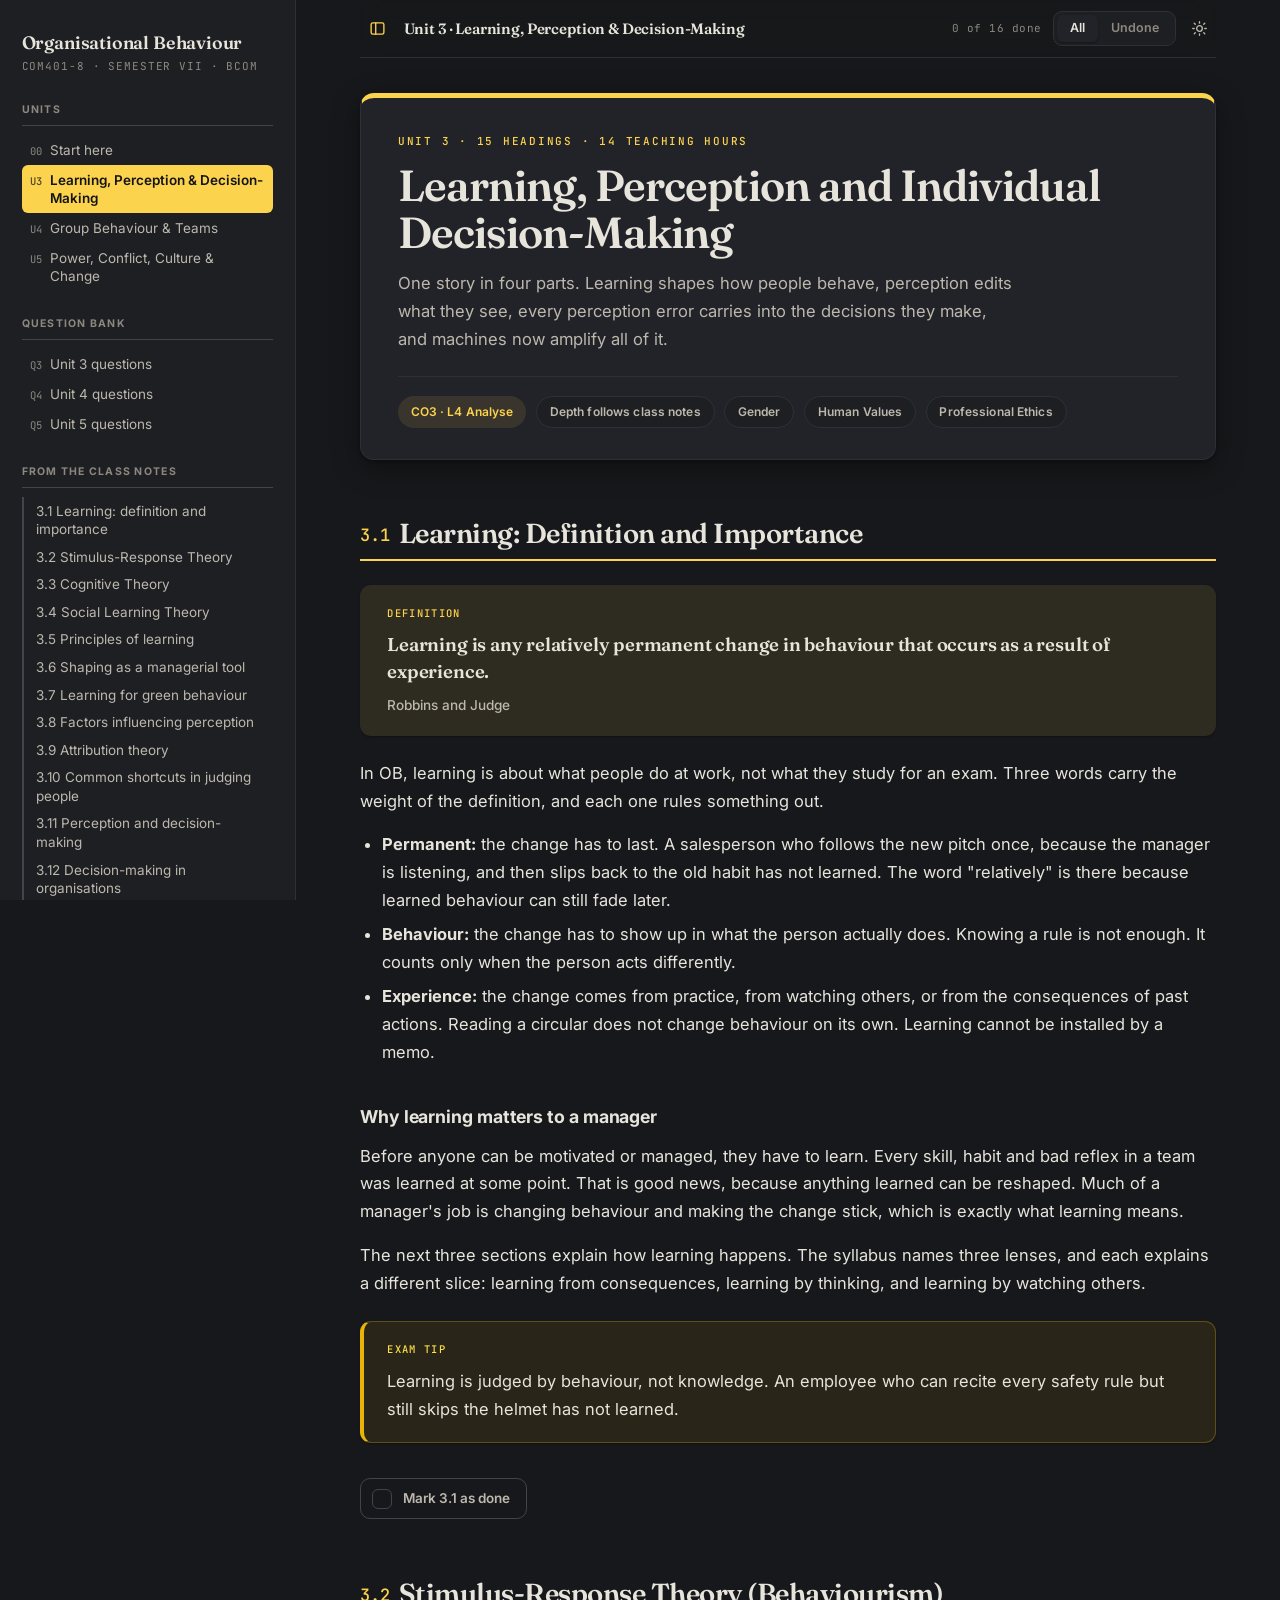
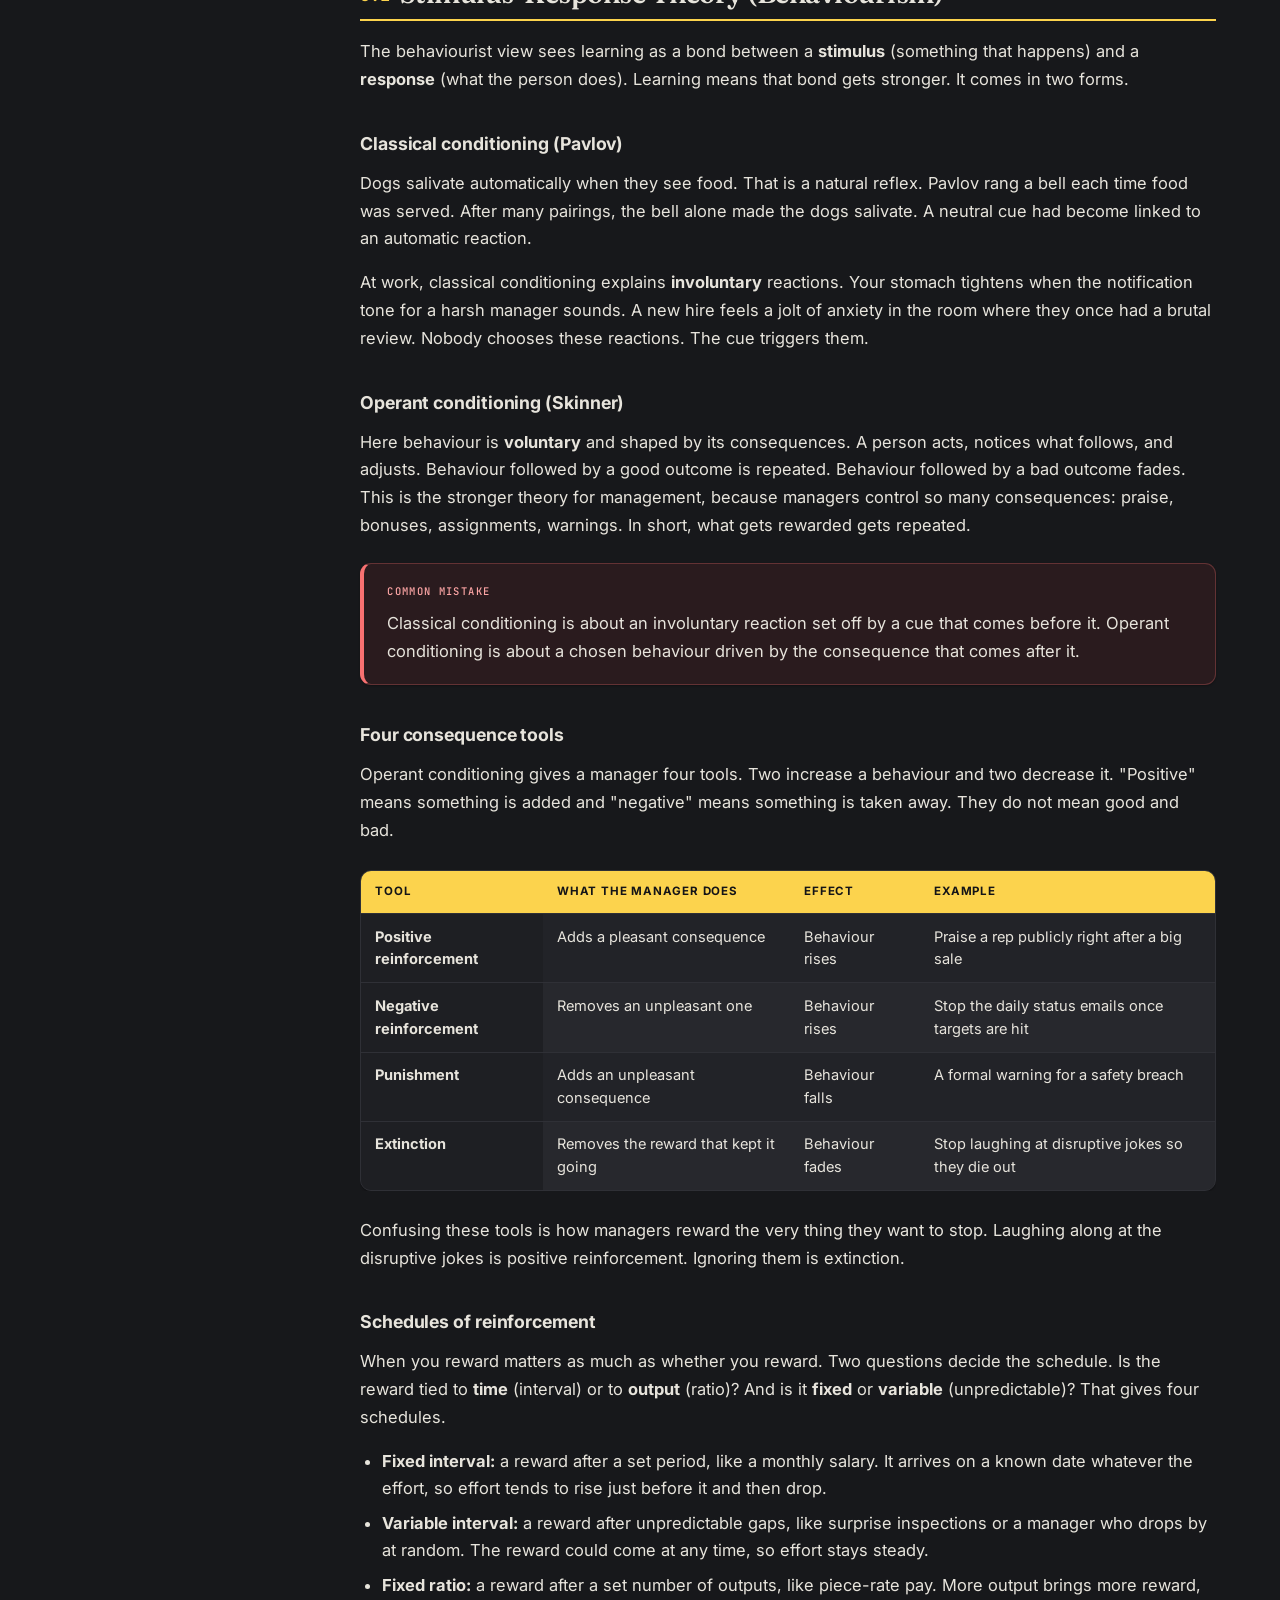
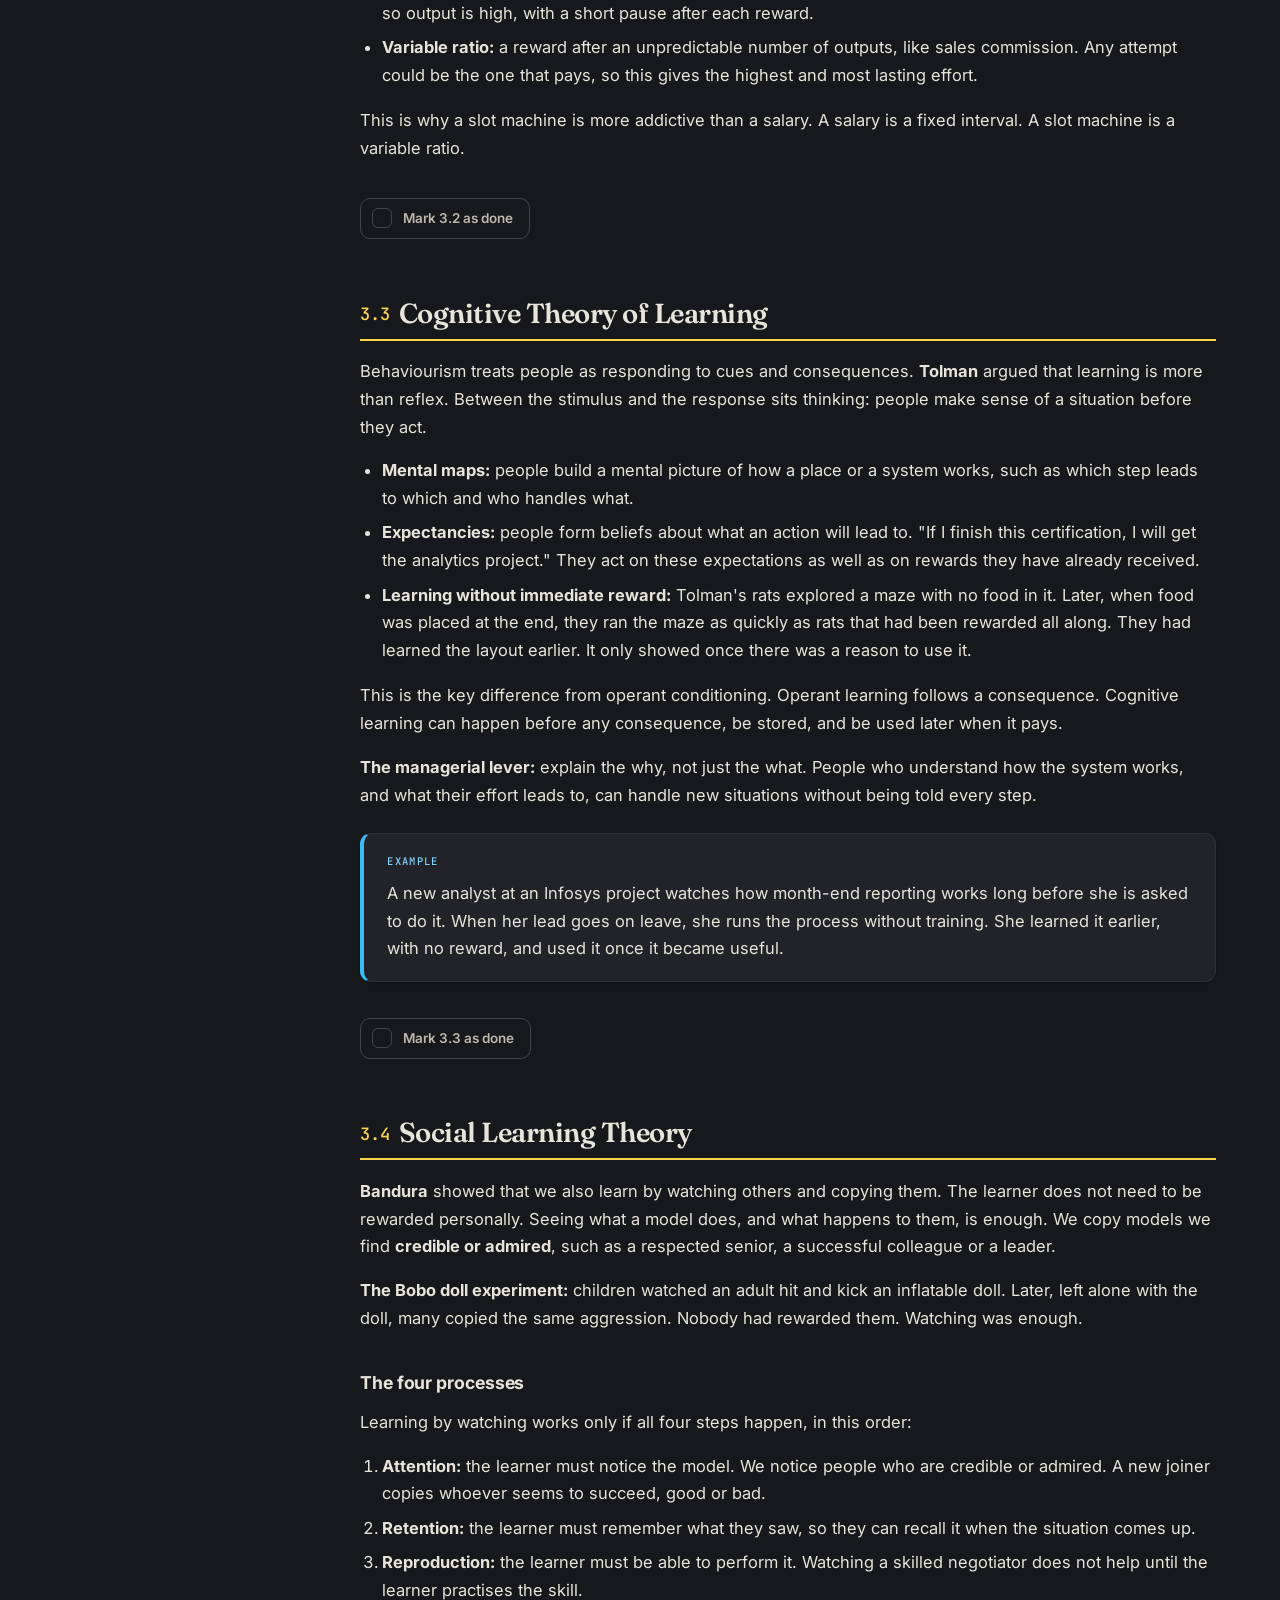
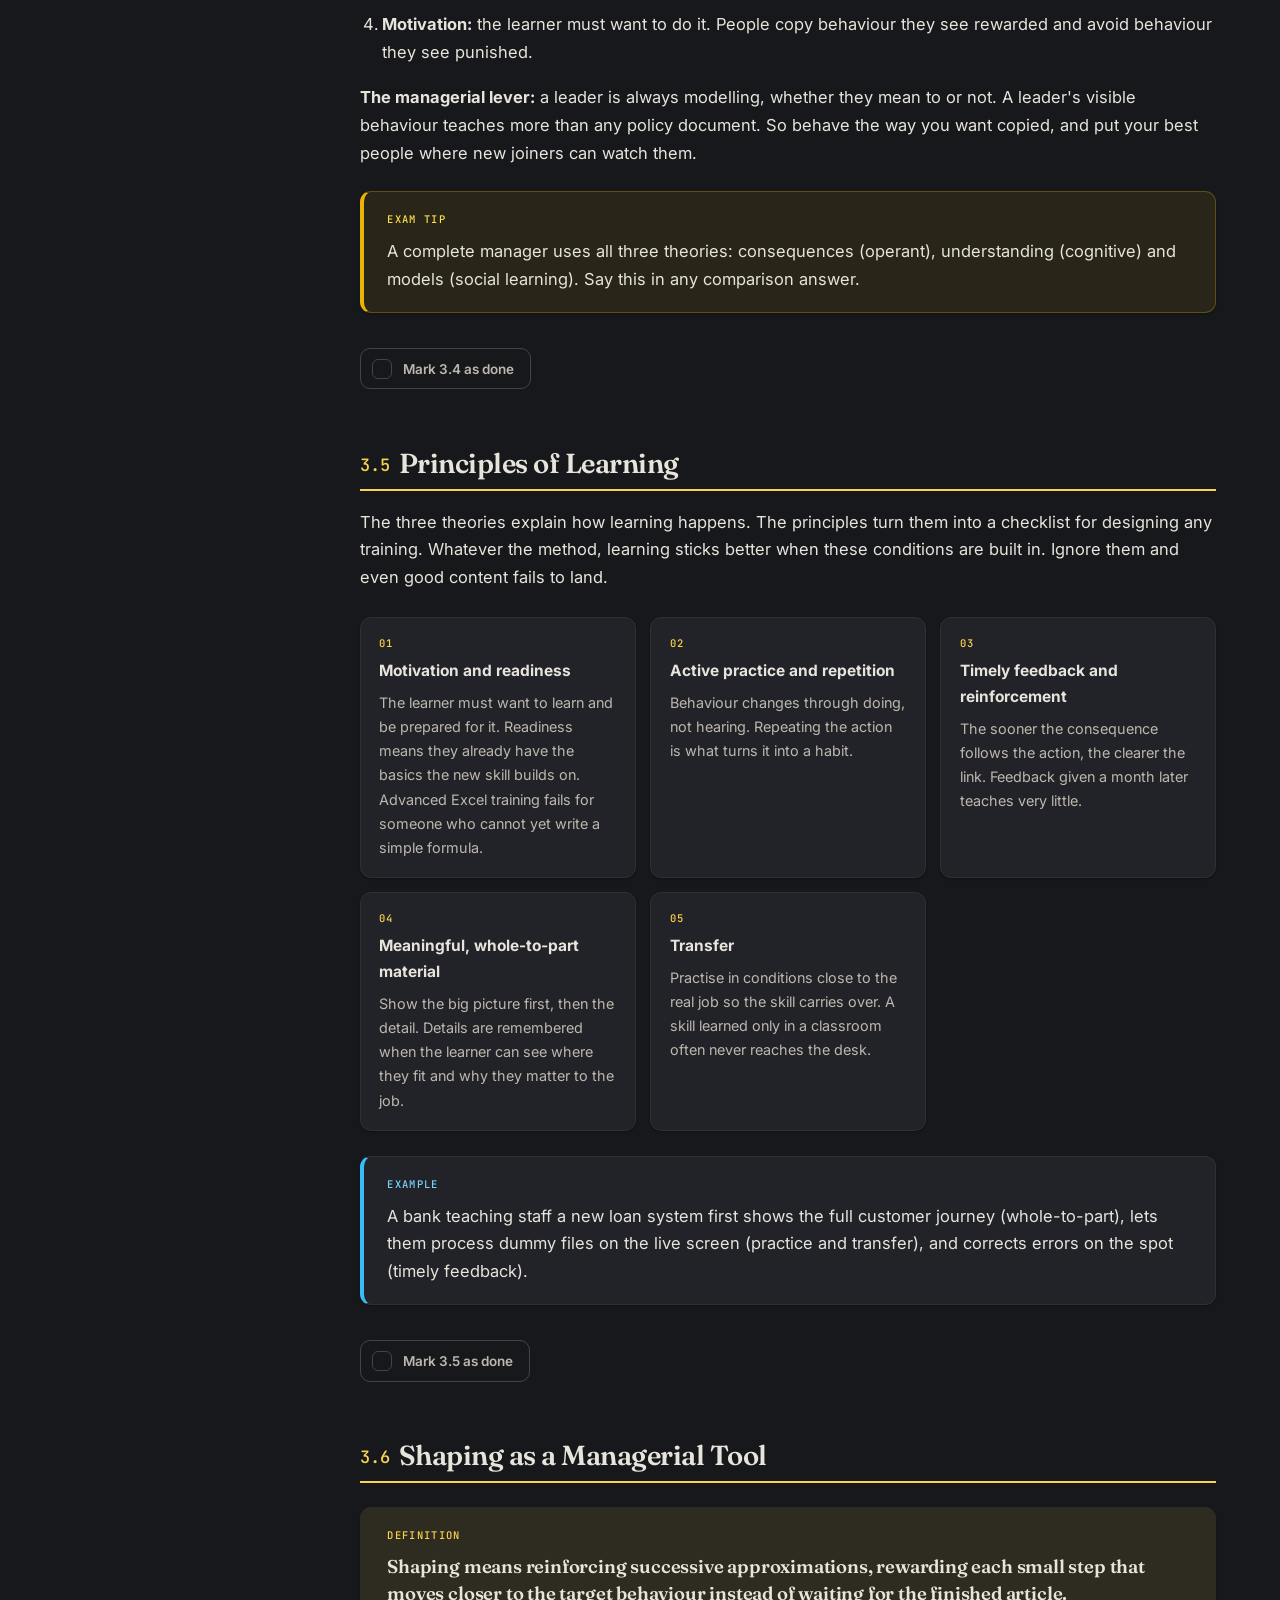
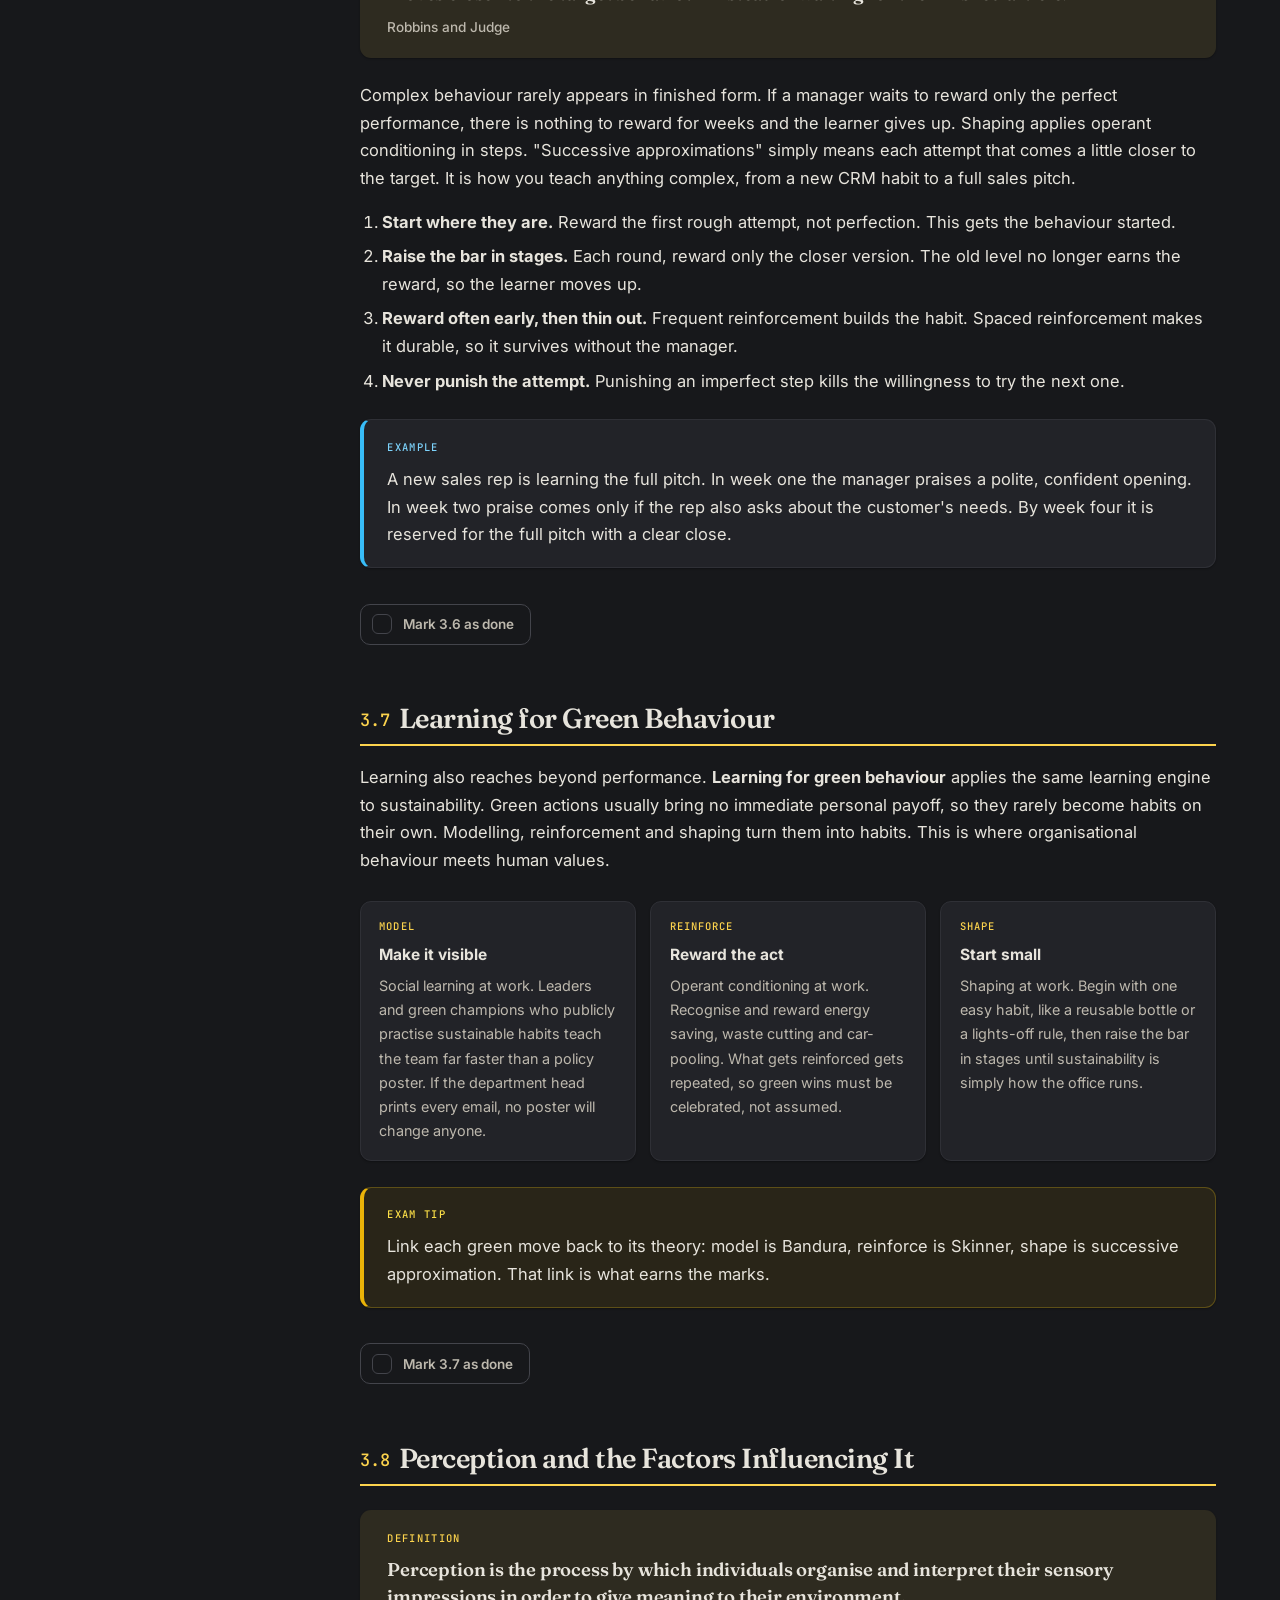
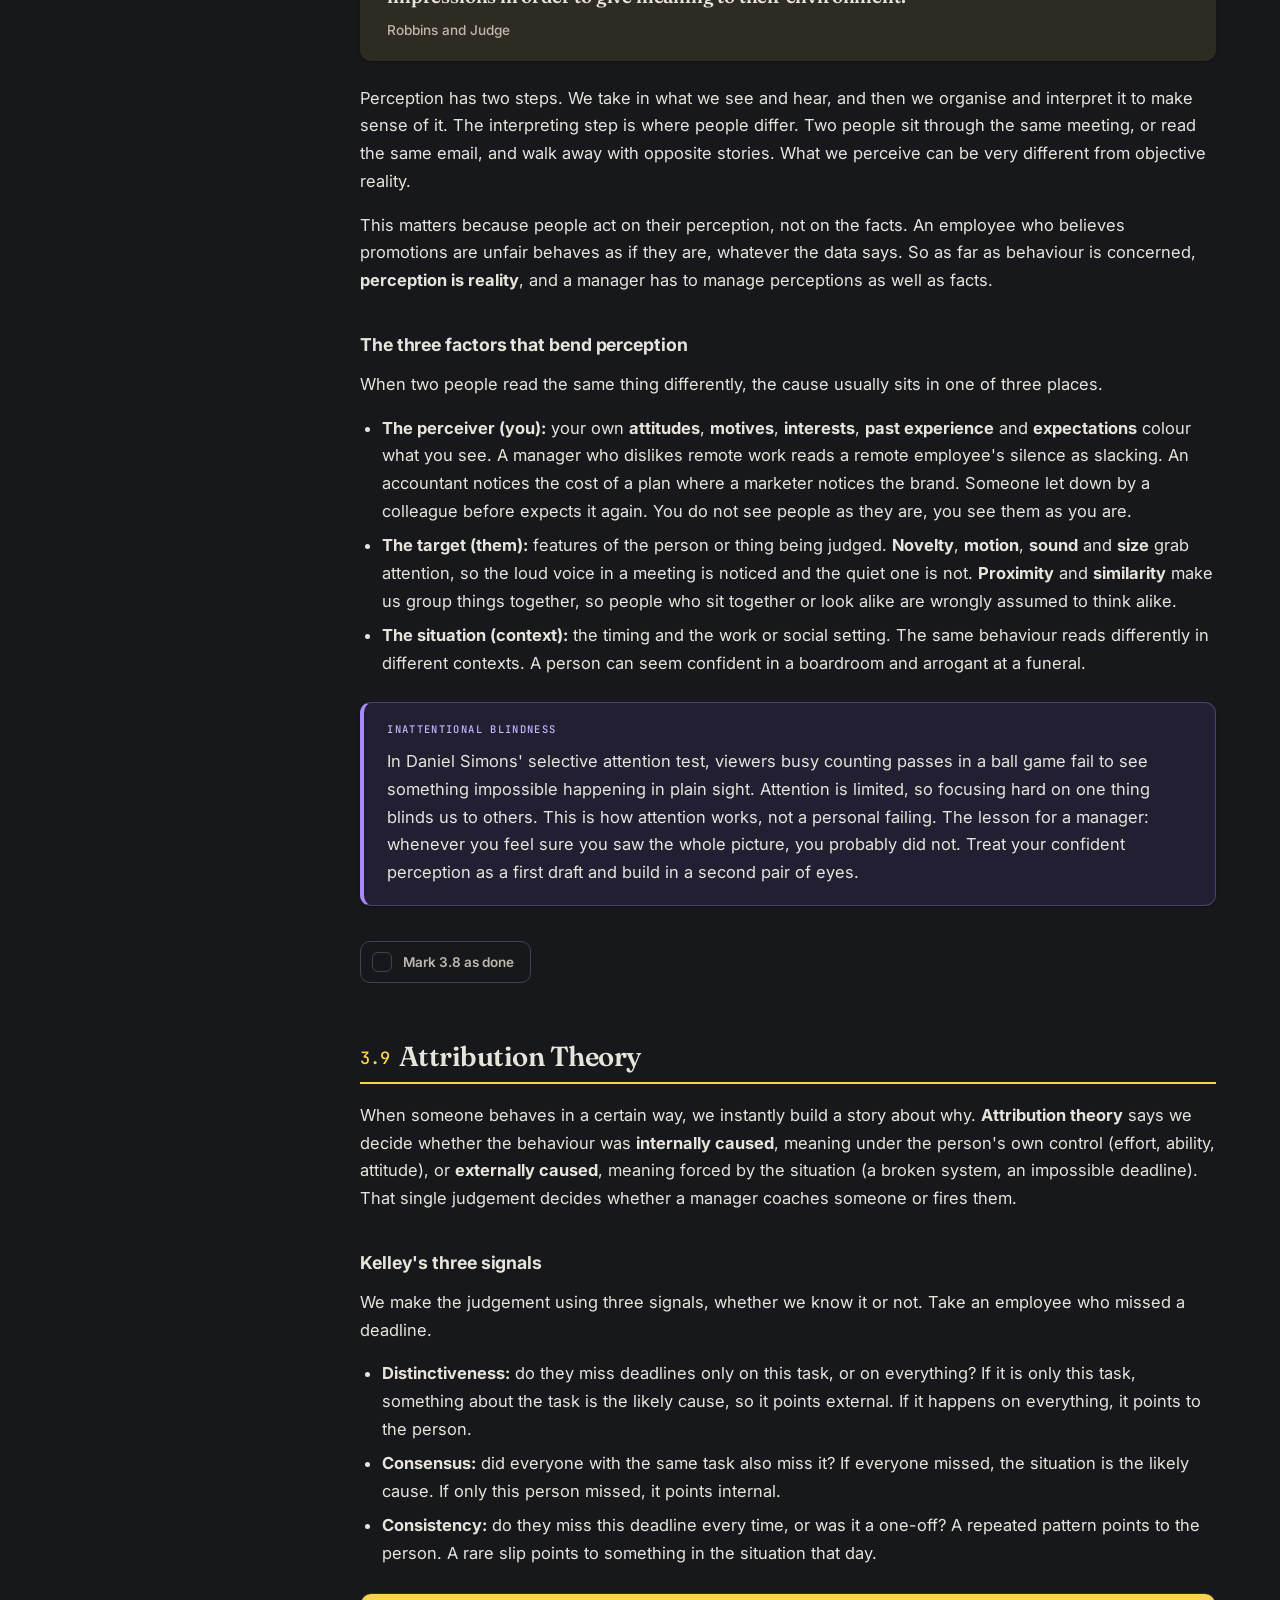
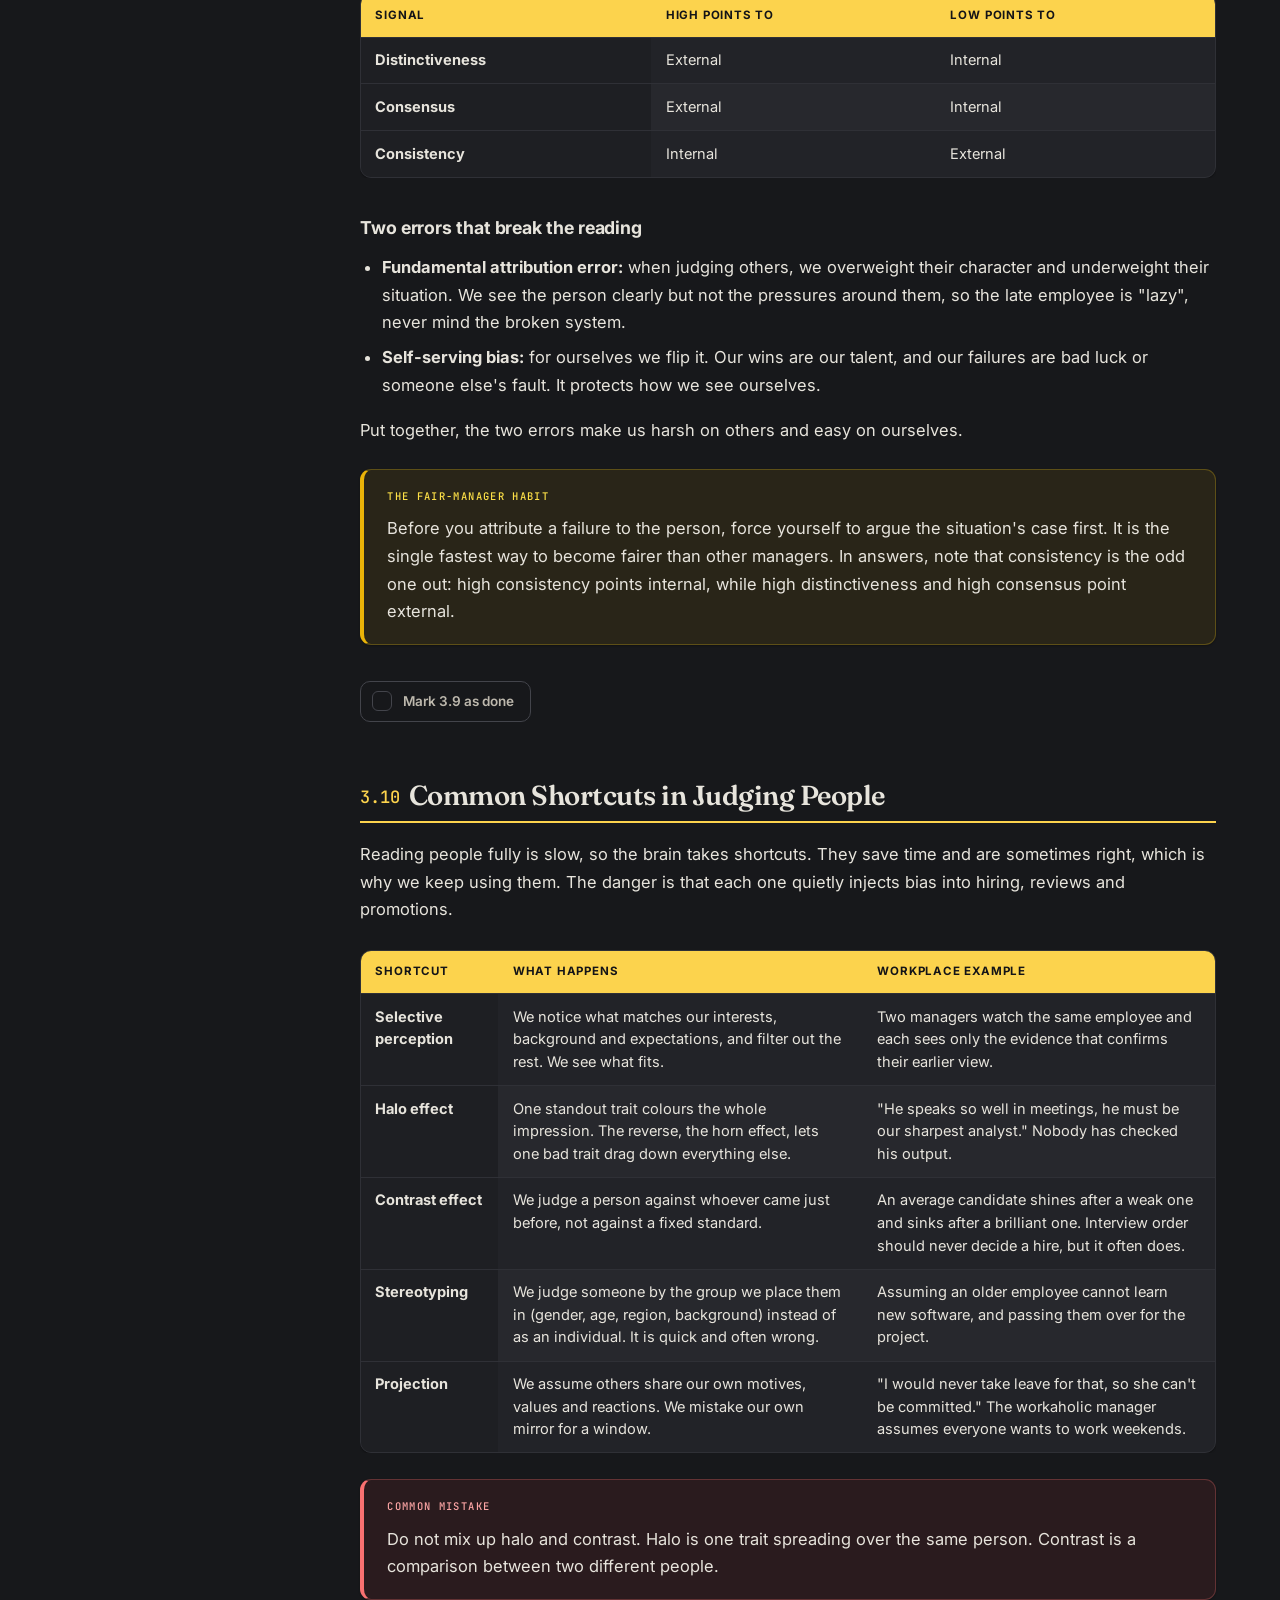
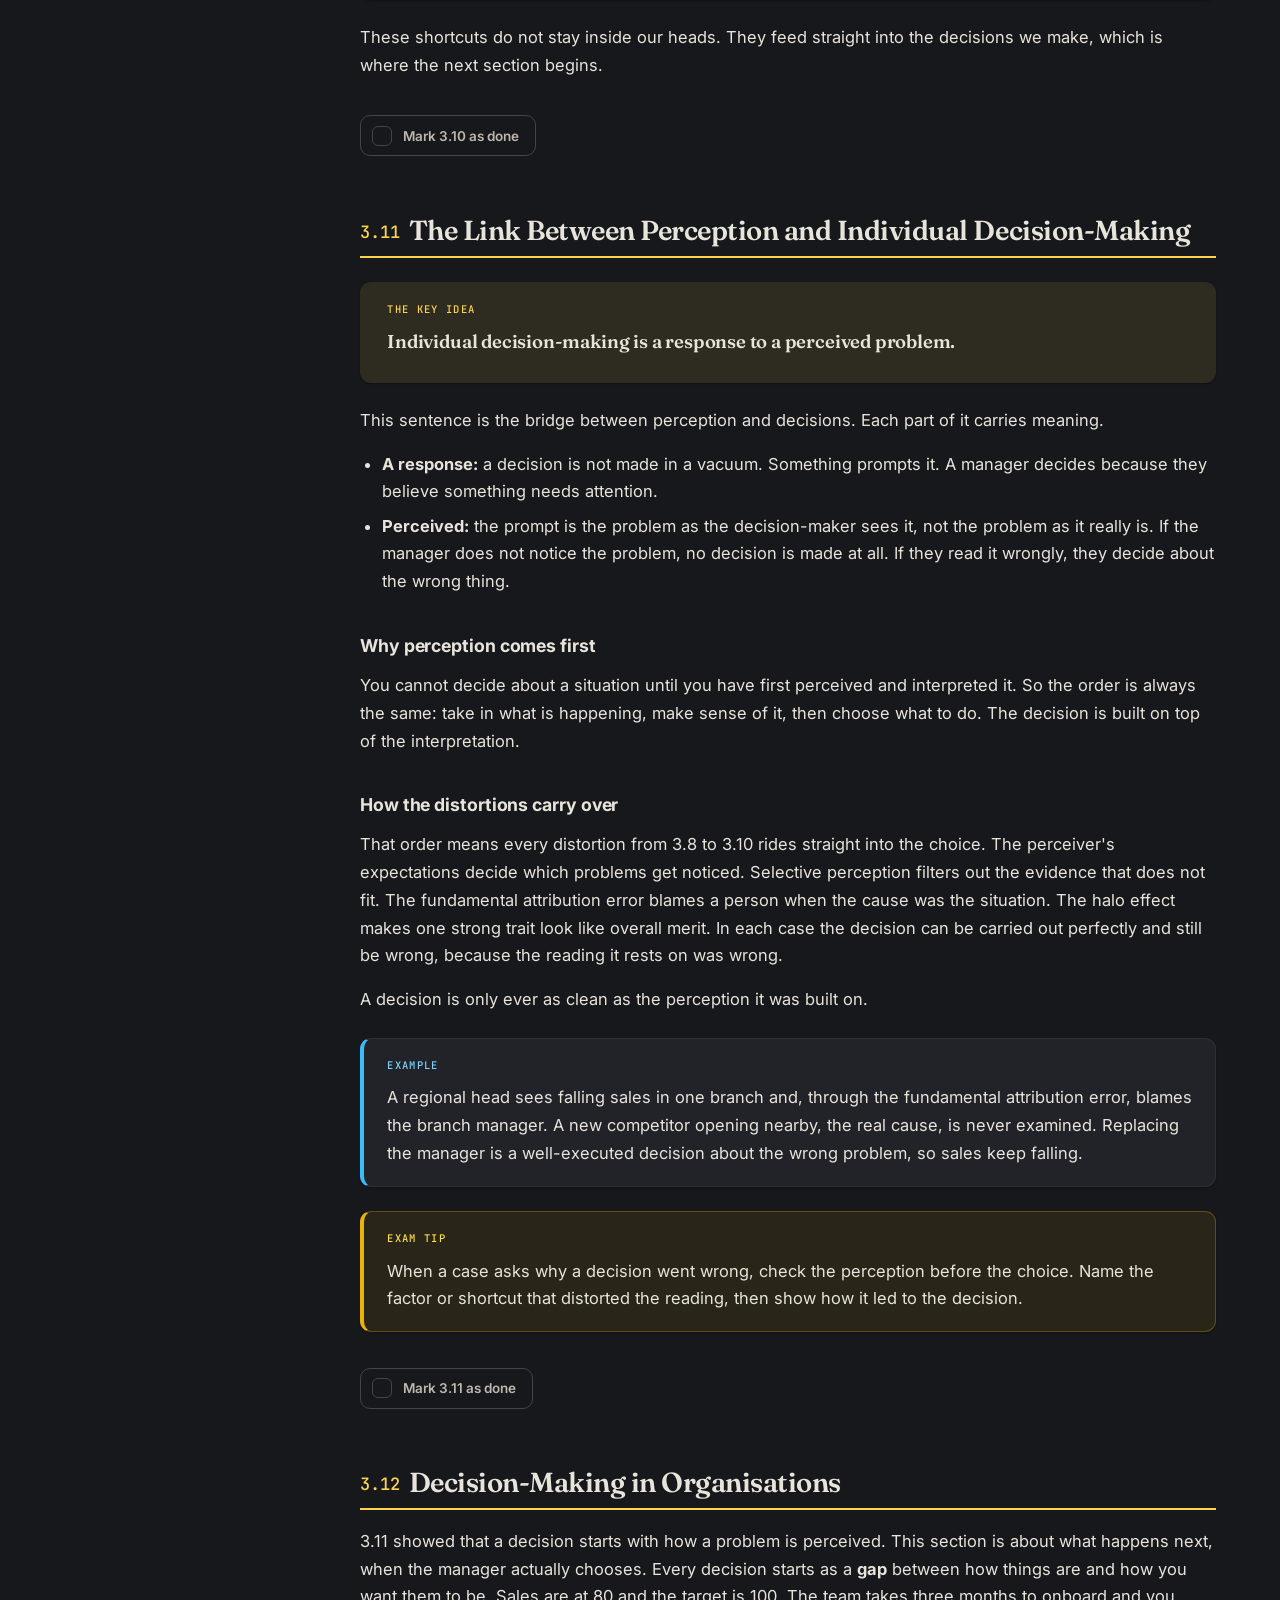
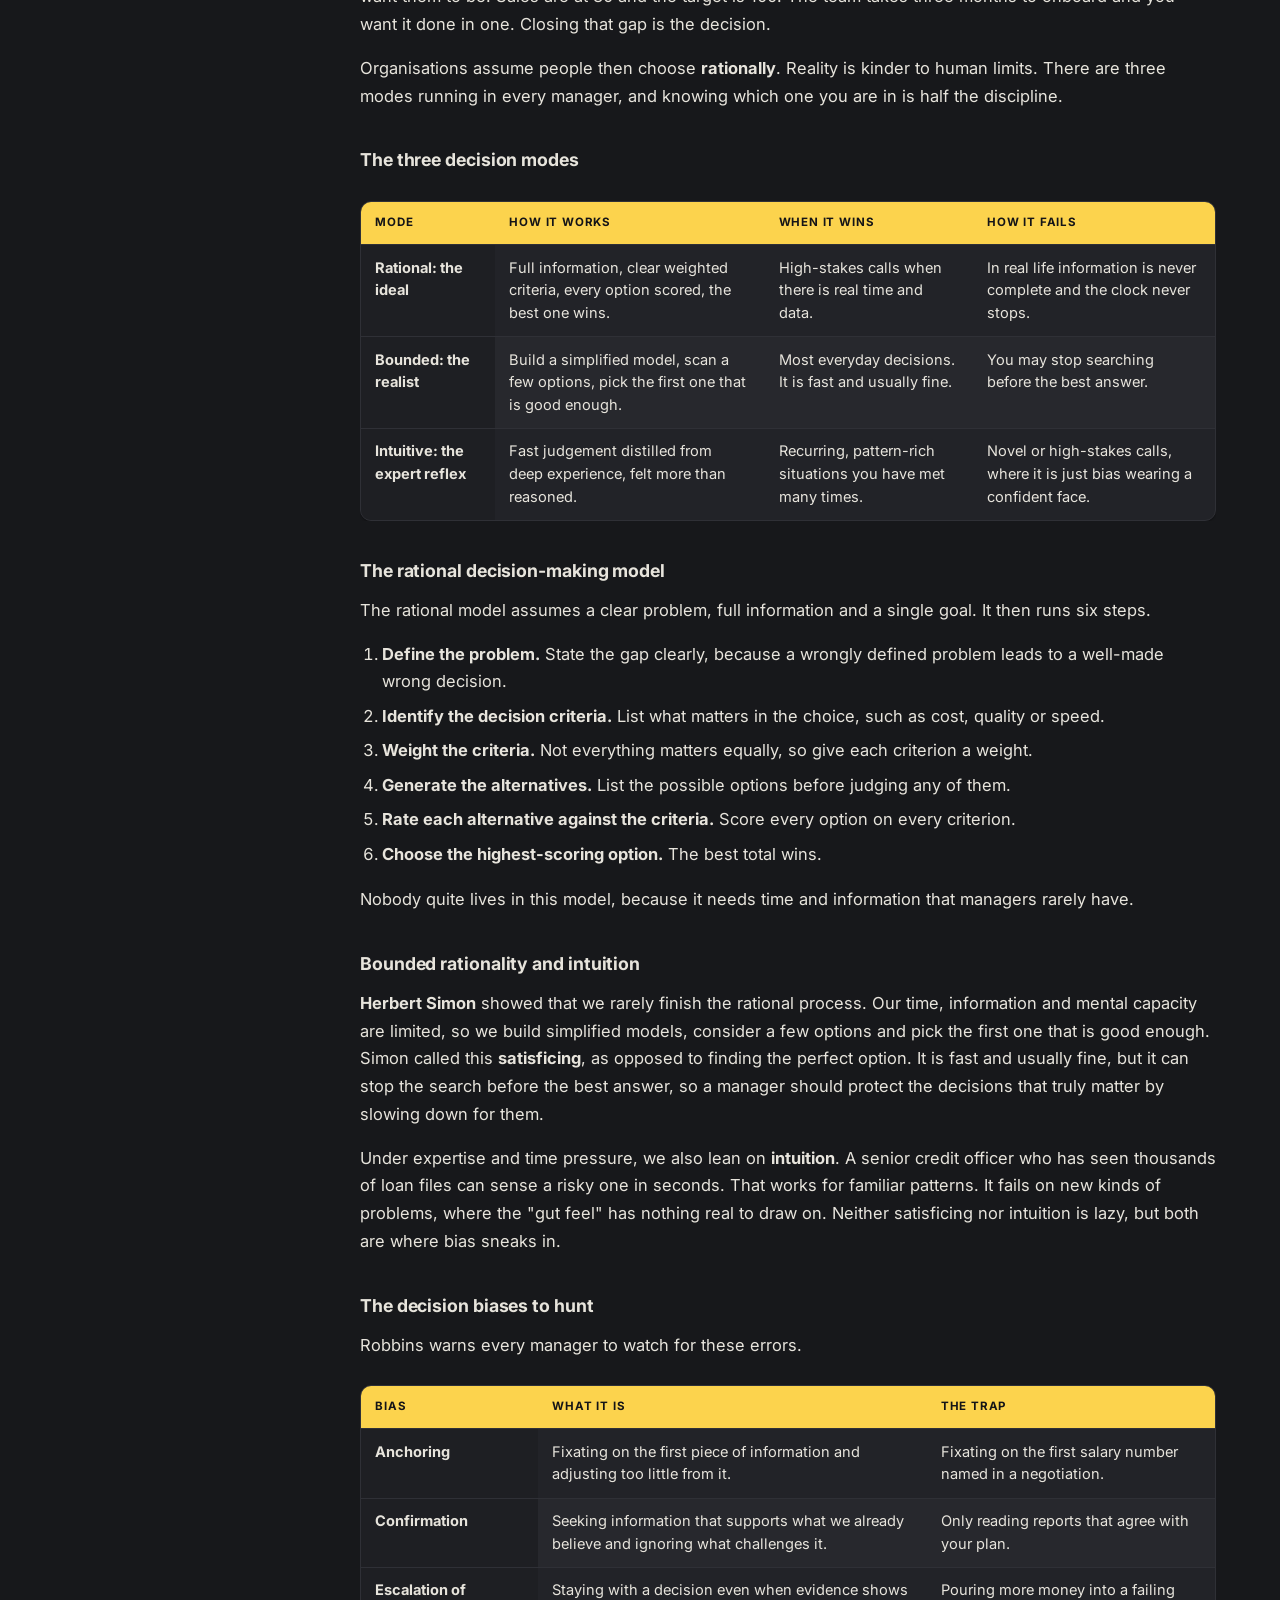
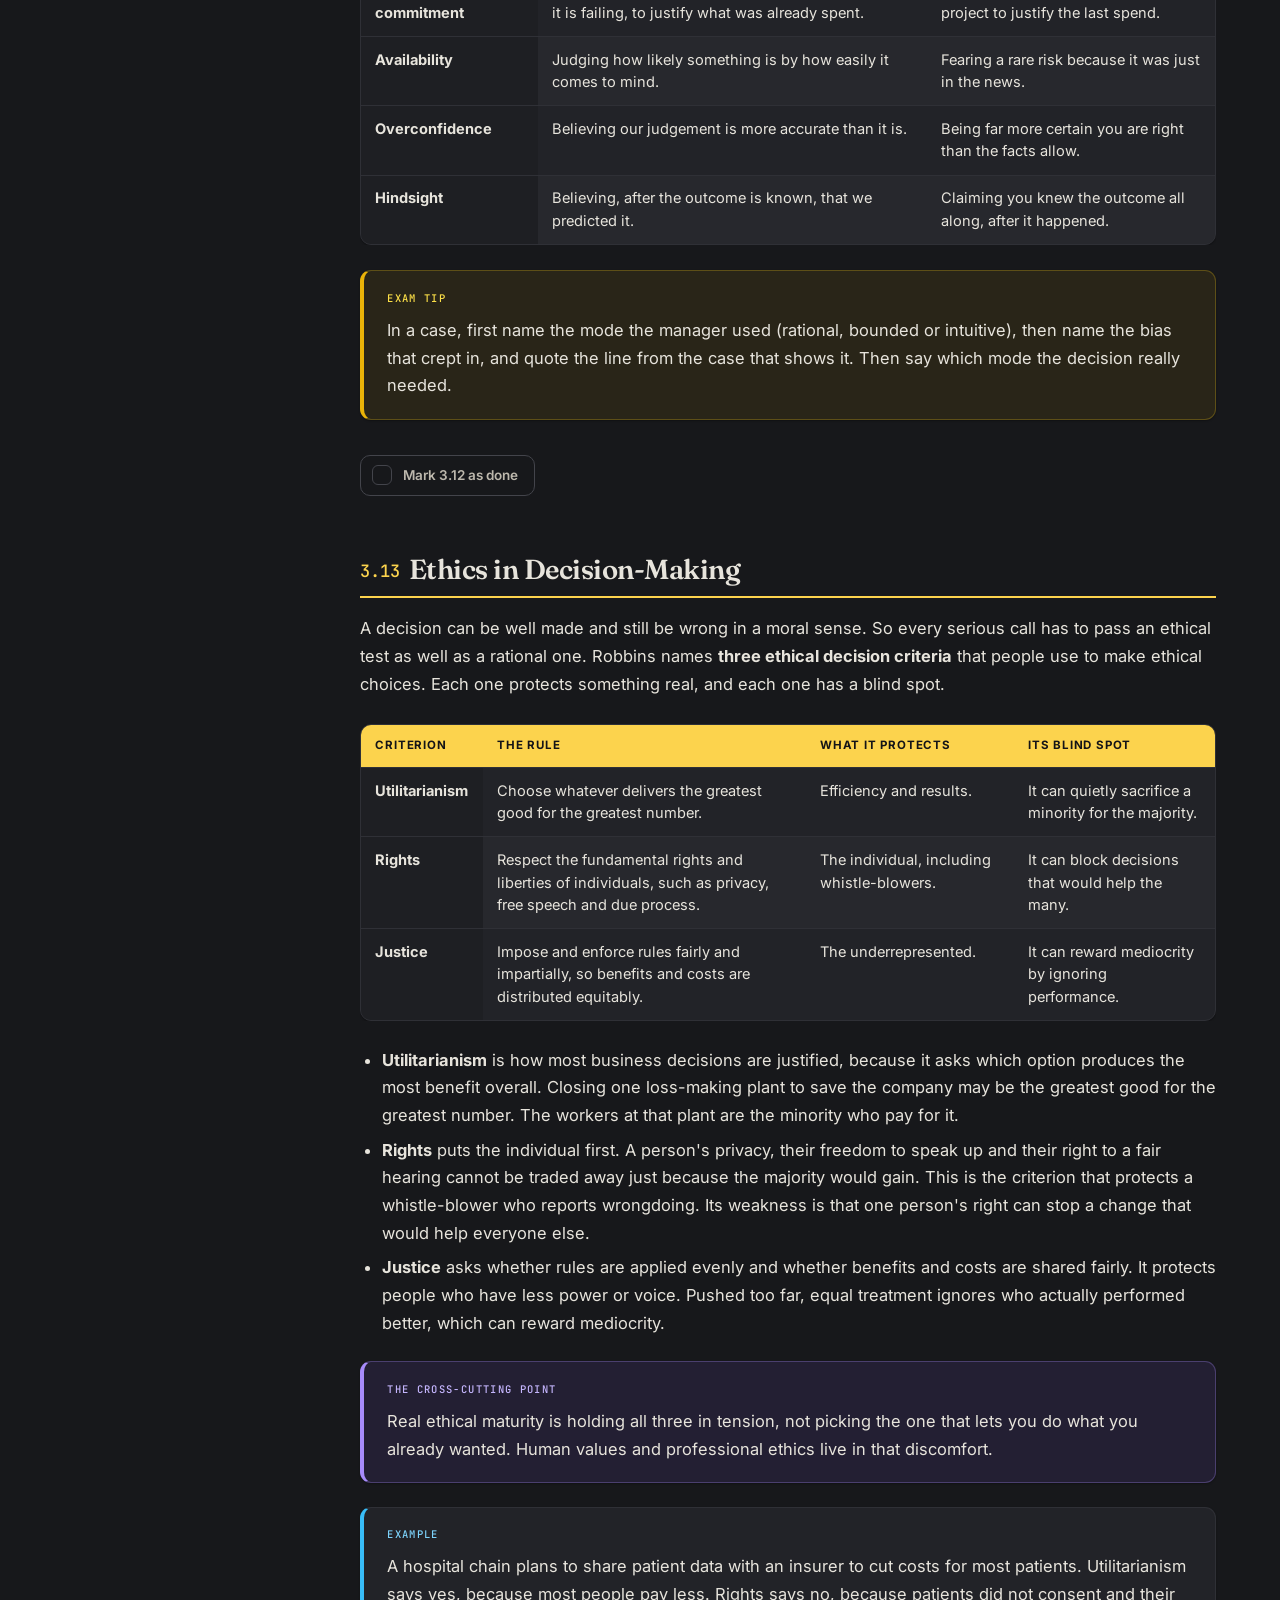
<file: unit3.html>
<!DOCTYPE html>
<html lang="en">
<head>
<meta charset="utf-8">
<meta name="viewport" content="width=device-width, initial-scale=1">
<title>Unit 3 · Learning, Perception &amp; Decision-Making · COM401-8</title>
<link rel="stylesheet" href="assets/style.css?v=4">
<script src="assets/study.js?v=4"></script>
</head>
<body data-unit="3">
<div class="shell">

<aside class="sidebar">
  <a class="side-brand" href="index.html">Organisational Behaviour</a>
  <div class="side-code">COM401-8 · Semester VII · BCom</div>

  <div class="side-group">
    <h4>Units</h4>
    <a class="side-unit" href="index.html"><span class="su-n">00</span><span>Start here</span></a>
    <a class="side-unit current" href="unit3.html"><span class="su-n">U3</span><span>Learning, Perception &amp; Decision-Making</span></a>
    <a class="side-unit" href="unit4.html"><span class="su-n">U4</span><span>Group Behaviour &amp; Teams</span></a>
    <a class="side-unit" href="unit5.html"><span class="su-n">U5</span><span>Power, Conflict, Culture &amp; Change</span></a>
  </div>

  <div class="side-group">
    <h4>Question bank</h4>
    <a class="side-unit" href="qbank-unit3.html"><span class="su-n">Q3</span><span>Unit 3 questions</span></a>
    <a class="side-unit" href="qbank-unit4.html"><span class="su-n">Q4</span><span>Unit 4 questions</span></a>
    <a class="side-unit" href="qbank-unit5.html"><span class="su-n">Q5</span><span>Unit 5 questions</span></a>
  </div>

  <div class="side-group">
    <h4>From the class notes</h4>
    <ul class="side-toc">
      <li><a href="#s1">3.1 Learning: definition and importance</a></li>
      <li><a href="#s2">3.2 Stimulus-Response Theory</a></li>
      <li><a href="#s3">3.3 Cognitive Theory</a></li>
      <li><a href="#s4">3.4 Social Learning Theory</a></li>
      <li><a href="#s5">3.5 Principles of learning</a></li>
      <li><a href="#s6">3.6 Shaping as a managerial tool</a></li>
      <li><a href="#s7">3.7 Learning for green behaviour</a></li>
      <li><a href="#s8">3.8 Factors influencing perception</a></li>
      <li><a href="#s9">3.9 Attribution theory</a></li>
      <li><a href="#s10">3.10 Common shortcuts in judging people</a></li>
      <li><a href="#s11">3.11 Perception and decision-making</a></li>
      <li><a href="#s12">3.12 Decision-making in organisations</a></li>
      <li><a href="#s13">3.13 Ethics in decision-making</a></li>
      <li><a href="#s14">3.14 AI in managerial decision-making</a></li>
      <li><a href="#s15">3.15 Data-driven decision-making</a></li>
      <li><a href="#revision">Revision and case practice</a></li>
    </ul>
  </div>
</aside>

<main>
<div class="wrap">

  <header class="masthead">
    <div class="mh-eyebrow">Unit 3 · 15 headings · 14 teaching hours</div>
    <h1>Learning, Perception and Individual Decision-Making</h1>
    <p class="mh-sub">One story in four parts. Learning shapes how people behave, perception edits what they see, every perception error carries into the decisions they make, and machines now amplify all of it.</p>
    <div class="mh-meta">
      <span class="chip">CO3 · L4 Analyse</span>
      <span class="chip plain">Depth follows class notes</span>
      <span class="chip plain">Gender</span>
      <span class="chip plain">Human Values</span>
      <span class="chip plain">Professional Ethics</span>
    </div>
  </header>

  <!-- ============ 3.1 ============ -->
  <h2 class="sec" id="s1"><span class="num">3.1</span>Learning: Definition and Importance</h2>

  <div class="box def">
    <span class="box-label">Definition</span>
    <p class="quote">Learning is any relatively permanent change in behaviour that occurs as a result of experience.</p>
    <cite>Robbins and Judge</cite>
  </div>

  <p>In OB, learning is about what people do at work, not what they study for an exam. Three words carry the weight of the definition, and each one rules something out.</p>
  <ul>
    <li><strong>Permanent:</strong> the change has to last. A salesperson who follows the new pitch once, because the manager is listening, and then slips back to the old habit has not learned. The word "relatively" is there because learned behaviour can still fade later.</li>
    <li><strong>Behaviour:</strong> the change has to show up in what the person actually does. Knowing a rule is not enough. It counts only when the person acts differently.</li>
    <li><strong>Experience:</strong> the change comes from practice, from watching others, or from the consequences of past actions. Reading a circular does not change behaviour on its own. Learning cannot be installed by a memo.</li>
  </ul>

  <h3>Why learning matters to a manager</h3>
  <p>Before anyone can be motivated or managed, they have to learn. Every skill, habit and bad reflex in a team was learned at some point. That is good news, because anything learned can be reshaped. Much of a manager's job is changing behaviour and making the change stick, which is exactly what learning means.</p>
  <p>The next three sections explain how learning happens. The syllabus names three lenses, and each explains a different slice: learning from consequences, learning by thinking, and learning by watching others.</p>

  <div class="box exam">
    <span class="box-label">Exam tip</span>
    <p>Learning is judged by behaviour, not knowledge. An employee who can recite every safety rule but still skips the helmet has not learned.</p>
  </div>

  <!-- ============ 3.2 ============ -->
  <h2 class="sec" id="s2"><span class="num">3.2</span>Stimulus-Response Theory (Behaviourism)</h2>

  <p>The behaviourist view sees learning as a bond between a <strong>stimulus</strong> (something that happens) and a <strong>response</strong> (what the person does). Learning means that bond gets stronger. It comes in two forms.</p>

  <h3>Classical conditioning (Pavlov)</h3>
  <p>Dogs salivate automatically when they see food. That is a natural reflex. Pavlov rang a bell each time food was served. After many pairings, the bell alone made the dogs salivate. A neutral cue had become linked to an automatic reaction.</p>
  <p>At work, classical conditioning explains <strong>involuntary</strong> reactions. Your stomach tightens when the notification tone for a harsh manager sounds. A new hire feels a jolt of anxiety in the room where they once had a brutal review. Nobody chooses these reactions. The cue triggers them.</p>

  <h3>Operant conditioning (Skinner)</h3>
  <p>Here behaviour is <strong>voluntary</strong> and shaped by its consequences. A person acts, notices what follows, and adjusts. Behaviour followed by a good outcome is repeated. Behaviour followed by a bad outcome fades. This is the stronger theory for management, because managers control so many consequences: praise, bonuses, assignments, warnings. In short, what gets rewarded gets repeated.</p>

  <div class="box warn">
    <span class="box-label">Common mistake</span>
    <p>Classical conditioning is about an involuntary reaction set off by a cue that comes before it. Operant conditioning is about a chosen behaviour driven by the consequence that comes after it.</p>
  </div>

  <h3>Four consequence tools</h3>
  <p>Operant conditioning gives a manager four tools. Two increase a behaviour and two decrease it. "Positive" means something is added and "negative" means something is taken away. They do not mean good and bad.</p>

  <div class="tbl-scroll">
    <table>
      <thead><tr><th>Tool</th><th>What the manager does</th><th>Effect</th><th>Example</th></tr></thead>
      <tbody>
        <tr><th>Positive reinforcement</th><td>Adds a pleasant consequence</td><td>Behaviour rises</td><td>Praise a rep publicly right after a big sale</td></tr>
        <tr><th>Negative reinforcement</th><td>Removes an unpleasant one</td><td>Behaviour rises</td><td>Stop the daily status emails once targets are hit</td></tr>
        <tr><th>Punishment</th><td>Adds an unpleasant consequence</td><td>Behaviour falls</td><td>A formal warning for a safety breach</td></tr>
        <tr><th>Extinction</th><td>Removes the reward that kept it going</td><td>Behaviour fades</td><td>Stop laughing at disruptive jokes so they die out</td></tr>
      </tbody>
    </table>
  </div>
  <p>Confusing these tools is how managers reward the very thing they want to stop. Laughing along at the disruptive jokes is positive reinforcement. Ignoring them is extinction.</p>

  <h3>Schedules of reinforcement</h3>
  <p>When you reward matters as much as whether you reward. Two questions decide the schedule. Is the reward tied to <strong>time</strong> (interval) or to <strong>output</strong> (ratio)? And is it <strong>fixed</strong> or <strong>variable</strong> (unpredictable)? That gives four schedules.</p>
  <ul>
    <li><strong>Fixed interval:</strong> a reward after a set period, like a monthly salary. It arrives on a known date whatever the effort, so effort tends to rise just before it and then drop.</li>
    <li><strong>Variable interval:</strong> a reward after unpredictable gaps, like surprise inspections or a manager who drops by at random. The reward could come at any time, so effort stays steady.</li>
    <li><strong>Fixed ratio:</strong> a reward after a set number of outputs, like piece-rate pay. More output brings more reward, so output is high, with a short pause after each reward.</li>
    <li><strong>Variable ratio:</strong> a reward after an unpredictable number of outputs, like sales commission. Any attempt could be the one that pays, so this gives the highest and most lasting effort.</li>
  </ul>
  <p>This is why a slot machine is more addictive than a salary. A salary is a fixed interval. A slot machine is a variable ratio.</p>

  <!-- ============ 3.3 ============ -->
  <h2 class="sec" id="s3"><span class="num">3.3</span>Cognitive Theory of Learning</h2>

  <p>Behaviourism treats people as responding to cues and consequences. <strong>Tolman</strong> argued that learning is more than reflex. Between the stimulus and the response sits thinking: people make sense of a situation before they act.</p>
  <ul>
    <li><strong>Mental maps:</strong> people build a mental picture of how a place or a system works, such as which step leads to which and who handles what.</li>
    <li><strong>Expectancies:</strong> people form beliefs about what an action will lead to. "If I finish this certification, I will get the analytics project." They act on these expectations as well as on rewards they have already received.</li>
    <li><strong>Learning without immediate reward:</strong> Tolman's rats explored a maze with no food in it. Later, when food was placed at the end, they ran the maze as quickly as rats that had been rewarded all along. They had learned the layout earlier. It only showed once there was a reason to use it.</li>
  </ul>
  <p>This is the key difference from operant conditioning. Operant learning follows a consequence. Cognitive learning can happen before any consequence, be stored, and be used later when it pays.</p>
  <p><strong>The managerial lever:</strong> explain the why, not just the what. People who understand how the system works, and what their effort leads to, can handle new situations without being told every step.</p>

  <div class="box eg">
    <span class="box-label">Example</span>
    <p>A new analyst at an Infosys project watches how month-end reporting works long before she is asked to do it. When her lead goes on leave, she runs the process without training. She learned it earlier, with no reward, and used it once it became useful.</p>
  </div>

  <!-- ============ 3.4 ============ -->
  <h2 class="sec" id="s4"><span class="num">3.4</span>Social Learning Theory</h2>

  <p><strong>Bandura</strong> showed that we also learn by watching others and copying them. The learner does not need to be rewarded personally. Seeing what a model does, and what happens to them, is enough. We copy models we find <strong>credible or admired</strong>, such as a respected senior, a successful colleague or a leader.</p>

  <p><strong>The Bobo doll experiment:</strong> children watched an adult hit and kick an inflatable doll. Later, left alone with the doll, many copied the same aggression. Nobody had rewarded them. Watching was enough.</p>

  <h3>The four processes</h3>
  <p>Learning by watching works only if all four steps happen, in this order:</p>
  <ol>
    <li><strong>Attention:</strong> the learner must notice the model. We notice people who are credible or admired. A new joiner copies whoever seems to succeed, good or bad.</li>
    <li><strong>Retention:</strong> the learner must remember what they saw, so they can recall it when the situation comes up.</li>
    <li><strong>Reproduction:</strong> the learner must be able to perform it. Watching a skilled negotiator does not help until the learner practises the skill.</li>
    <li><strong>Motivation:</strong> the learner must want to do it. People copy behaviour they see rewarded and avoid behaviour they see punished.</li>
  </ol>

  <p><strong>The managerial lever:</strong> a leader is always modelling, whether they mean to or not. A leader's visible behaviour teaches more than any policy document. So behave the way you want copied, and put your best people where new joiners can watch them.</p>

  <div class="box exam">
    <span class="box-label">Exam tip</span>
    <p>A complete manager uses all three theories: consequences (operant), understanding (cognitive) and models (social learning). Say this in any comparison answer.</p>
  </div>

  <!-- ============ 3.5 ============ -->
  <h2 class="sec" id="s5"><span class="num">3.5</span>Principles of Learning</h2>

  <p>The three theories explain how learning happens. The principles turn them into a checklist for designing any training. Whatever the method, learning sticks better when these conditions are built in. Ignore them and even good content fails to land.</p>

  <div class="cards">
    <div class="card"><span class="card-n">01</span><h5>Motivation and readiness</h5><p>The learner must want to learn and be prepared for it. Readiness means they already have the basics the new skill builds on. Advanced Excel training fails for someone who cannot yet write a simple formula.</p></div>
    <div class="card"><span class="card-n">02</span><h5>Active practice and repetition</h5><p>Behaviour changes through doing, not hearing. Repeating the action is what turns it into a habit.</p></div>
    <div class="card"><span class="card-n">03</span><h5>Timely feedback and reinforcement</h5><p>The sooner the consequence follows the action, the clearer the link. Feedback given a month later teaches very little.</p></div>
    <div class="card"><span class="card-n">04</span><h5>Meaningful, whole-to-part material</h5><p>Show the big picture first, then the detail. Details are remembered when the learner can see where they fit and why they matter to the job.</p></div>
    <div class="card"><span class="card-n">05</span><h5>Transfer</h5><p>Practise in conditions close to the real job so the skill carries over. A skill learned only in a classroom often never reaches the desk.</p></div>
  </div>

  <div class="box eg">
    <span class="box-label">Example</span>
    <p>A bank teaching staff a new loan system first shows the full customer journey (whole-to-part), lets them process dummy files on the live screen (practice and transfer), and corrects errors on the spot (timely feedback).</p>
  </div>

  <!-- ============ 3.6 ============ -->
  <h2 class="sec" id="s6"><span class="num">3.6</span>Shaping as a Managerial Tool</h2>

  <div class="box def">
    <span class="box-label">Definition</span>
    <p class="quote">Shaping means reinforcing successive approximations, rewarding each small step that moves closer to the target behaviour instead of waiting for the finished article.</p>
    <cite>Robbins and Judge</cite>
  </div>

  <p>Complex behaviour rarely appears in finished form. If a manager waits to reward only the perfect performance, there is nothing to reward for weeks and the learner gives up. Shaping applies operant conditioning in steps. "Successive approximations" simply means each attempt that comes a little closer to the target. It is how you teach anything complex, from a new CRM habit to a full sales pitch.</p>

  <ol>
    <li><strong>Start where they are.</strong> Reward the first rough attempt, not perfection. This gets the behaviour started.</li>
    <li><strong>Raise the bar in stages.</strong> Each round, reward only the closer version. The old level no longer earns the reward, so the learner moves up.</li>
    <li><strong>Reward often early, then thin out.</strong> Frequent reinforcement builds the habit. Spaced reinforcement makes it durable, so it survives without the manager.</li>
    <li><strong>Never punish the attempt.</strong> Punishing an imperfect step kills the willingness to try the next one.</li>
  </ol>

  <div class="box eg">
    <span class="box-label">Example</span>
    <p>A new sales rep is learning the full pitch. In week one the manager praises a polite, confident opening. In week two praise comes only if the rep also asks about the customer's needs. By week four it is reserved for the full pitch with a clear close.</p>
  </div>

  <!-- ============ 3.7 ============ -->
  <h2 class="sec" id="s7"><span class="num">3.7</span>Learning for Green Behaviour</h2>

  <p>Learning also reaches beyond performance. <strong>Learning for green behaviour</strong> applies the same learning engine to sustainability. Green actions usually bring no immediate personal payoff, so they rarely become habits on their own. Modelling, reinforcement and shaping turn them into habits. This is where organisational behaviour meets human values.</p>

  <div class="cards">
    <div class="card"><span class="card-n">MODEL</span><h5>Make it visible</h5><p>Social learning at work. Leaders and green champions who publicly practise sustainable habits teach the team far faster than a policy poster. If the department head prints every email, no poster will change anyone.</p></div>
    <div class="card"><span class="card-n">REINFORCE</span><h5>Reward the act</h5><p>Operant conditioning at work. Recognise and reward energy saving, waste cutting and car-pooling. What gets reinforced gets repeated, so green wins must be celebrated, not assumed.</p></div>
    <div class="card"><span class="card-n">SHAPE</span><h5>Start small</h5><p>Shaping at work. Begin with one easy habit, like a reusable bottle or a lights-off rule, then raise the bar in stages until sustainability is simply how the office runs.</p></div>
  </div>

  <div class="box exam">
    <span class="box-label">Exam tip</span>
    <p>Link each green move back to its theory: model is Bandura, reinforce is Skinner, shape is successive approximation. That link is what earns the marks.</p>
  </div>

  <!-- ============ 3.8 ============ -->
  <h2 class="sec" id="s8"><span class="num">3.8</span>Perception and the Factors Influencing It</h2>

  <div class="box def">
    <span class="box-label">Definition</span>
    <p class="quote">Perception is the process by which individuals organise and interpret their sensory impressions in order to give meaning to their environment.</p>
    <cite>Robbins and Judge</cite>
  </div>

  <p>Perception has two steps. We take in what we see and hear, and then we organise and interpret it to make sense of it. The interpreting step is where people differ. Two people sit through the same meeting, or read the same email, and walk away with opposite stories. What we perceive can be very different from objective reality.</p>
  <p>This matters because people act on their perception, not on the facts. An employee who believes promotions are unfair behaves as if they are, whatever the data says. So as far as behaviour is concerned, <strong>perception is reality</strong>, and a manager has to manage perceptions as well as facts.</p>

  <h3>The three factors that bend perception</h3>
  <p>When two people read the same thing differently, the cause usually sits in one of three places.</p>
  <ul>
    <li><strong>The perceiver (you):</strong> your own <strong>attitudes</strong>, <strong>motives</strong>, <strong>interests</strong>, <strong>past experience</strong> and <strong>expectations</strong> colour what you see. A manager who dislikes remote work reads a remote employee's silence as slacking. An accountant notices the cost of a plan where a marketer notices the brand. Someone let down by a colleague before expects it again. You do not see people as they are, you see them as you are.</li>
    <li><strong>The target (them):</strong> features of the person or thing being judged. <strong>Novelty</strong>, <strong>motion</strong>, <strong>sound</strong> and <strong>size</strong> grab attention, so the loud voice in a meeting is noticed and the quiet one is not. <strong>Proximity</strong> and <strong>similarity</strong> make us group things together, so people who sit together or look alike are wrongly assumed to think alike.</li>
    <li><strong>The situation (context):</strong> the timing and the work or social setting. The same behaviour reads differently in different contexts. A person can seem confident in a boardroom and arrogant at a funeral.</li>
  </ul>

  <div class="box key">
    <span class="box-label">Inattentional blindness</span>
    <p>In Daniel Simons' selective attention test, viewers busy counting passes in a ball game fail to see something impossible happening in plain sight. Attention is limited, so focusing hard on one thing blinds us to others. This is how attention works, not a personal failing. The lesson for a manager: whenever you feel sure you saw the whole picture, you probably did not. Treat your confident perception as a first draft and build in a second pair of eyes.</p>
  </div>

  <!-- ============ 3.9 ============ -->
  <h2 class="sec" id="s9"><span class="num">3.9</span>Attribution Theory</h2>

  <p>When someone behaves in a certain way, we instantly build a story about why. <strong>Attribution theory</strong> says we decide whether the behaviour was <strong>internally caused</strong>, meaning under the person's own control (effort, ability, attitude), or <strong>externally caused</strong>, meaning forced by the situation (a broken system, an impossible deadline). That single judgement decides whether a manager coaches someone or fires them.</p>

  <h3>Kelley's three signals</h3>
  <p>We make the judgement using three signals, whether we know it or not. Take an employee who missed a deadline.</p>
  <ul>
    <li><strong>Distinctiveness:</strong> do they miss deadlines only on this task, or on everything? If it is only this task, something about the task is the likely cause, so it points external. If it happens on everything, it points to the person.</li>
    <li><strong>Consensus:</strong> did everyone with the same task also miss it? If everyone missed, the situation is the likely cause. If only this person missed, it points internal.</li>
    <li><strong>Consistency:</strong> do they miss this deadline every time, or was it a one-off? A repeated pattern points to the person. A rare slip points to something in the situation that day.</li>
  </ul>

  <div class="tbl-scroll">
    <table>
      <thead><tr><th>Signal</th><th>High points to</th><th>Low points to</th></tr></thead>
      <tbody>
        <tr><th>Distinctiveness</th><td>External</td><td>Internal</td></tr>
        <tr><th>Consensus</th><td>External</td><td>Internal</td></tr>
        <tr><th>Consistency</th><td>Internal</td><td>External</td></tr>
      </tbody>
    </table>
  </div>

  <h3>Two errors that break the reading</h3>
  <ul>
    <li><strong>Fundamental attribution error:</strong> when judging others, we overweight their character and underweight their situation. We see the person clearly but not the pressures around them, so the late employee is "lazy", never mind the broken system.</li>
    <li><strong>Self-serving bias:</strong> for ourselves we flip it. Our wins are our talent, and our failures are bad luck or someone else's fault. It protects how we see ourselves.</li>
  </ul>
  <p>Put together, the two errors make us harsh on others and easy on ourselves.</p>

  <div class="box exam">
    <span class="box-label">The fair-manager habit</span>
    <p>Before you attribute a failure to the person, force yourself to argue the situation's case first. It is the single fastest way to become fairer than other managers. In answers, note that consistency is the odd one out: high consistency points internal, while high distinctiveness and high consensus point external.</p>
  </div>

  <!-- ============ 3.10 ============ -->
  <h2 class="sec" id="s10"><span class="num">3.10</span>Common Shortcuts in Judging People</h2>

  <p>Reading people fully is slow, so the brain takes shortcuts. They save time and are sometimes right, which is why we keep using them. The danger is that each one quietly injects bias into hiring, reviews and promotions.</p>

  <div class="tbl-scroll">
    <table>
      <thead><tr><th>Shortcut</th><th>What happens</th><th>Workplace example</th></tr></thead>
      <tbody>
        <tr><th>Selective perception</th><td>We notice what matches our interests, background and expectations, and filter out the rest. We see what fits.</td><td>Two managers watch the same employee and each sees only the evidence that confirms their earlier view.</td></tr>
        <tr><th>Halo effect</th><td>One standout trait colours the whole impression. The reverse, the horn effect, lets one bad trait drag down everything else.</td><td>"He speaks so well in meetings, he must be our sharpest analyst." Nobody has checked his output.</td></tr>
        <tr><th>Contrast effect</th><td>We judge a person against whoever came just before, not against a fixed standard.</td><td>An average candidate shines after a weak one and sinks after a brilliant one. Interview order should never decide a hire, but it often does.</td></tr>
        <tr><th>Stereotyping</th><td>We judge someone by the group we place them in (gender, age, region, background) instead of as an individual. It is quick and often wrong.</td><td>Assuming an older employee cannot learn new software, and passing them over for the project.</td></tr>
        <tr><th>Projection</th><td>We assume others share our own motives, values and reactions. We mistake our own mirror for a window.</td><td>"I would never take leave for that, so she can't be committed." The workaholic manager assumes everyone wants to work weekends.</td></tr>
      </tbody>
    </table>
  </div>

  <div class="box warn">
    <span class="box-label">Common mistake</span>
    <p>Do not mix up halo and contrast. Halo is one trait spreading over the same person. Contrast is a comparison between two different people.</p>
  </div>

  <p>These shortcuts do not stay inside our heads. They feed straight into the decisions we make, which is where the next section begins.</p>

  <!-- ============ 3.11 ============ -->
  <h2 class="sec" id="s11"><span class="num">3.11</span>The Link Between Perception and Individual Decision-Making</h2>

  <div class="box def">
    <span class="box-label">The key idea</span>
    <p class="quote">Individual decision-making is a response to a perceived problem.</p>
  </div>

  <p>This sentence is the bridge between perception and decisions. Each part of it carries meaning.</p>
  <ul>
    <li><strong>A response:</strong> a decision is not made in a vacuum. Something prompts it. A manager decides because they believe something needs attention.</li>
    <li><strong>Perceived:</strong> the prompt is the problem as the decision-maker sees it, not the problem as it really is. If the manager does not notice the problem, no decision is made at all. If they read it wrongly, they decide about the wrong thing.</li>
  </ul>

  <h3>Why perception comes first</h3>
  <p>You cannot decide about a situation until you have first perceived and interpreted it. So the order is always the same: take in what is happening, make sense of it, then choose what to do. The decision is built on top of the interpretation.</p>

  <h3>How the distortions carry over</h3>
  <p>That order means every distortion from 3.8 to 3.10 rides straight into the choice. The perceiver's expectations decide which problems get noticed. Selective perception filters out the evidence that does not fit. The fundamental attribution error blames a person when the cause was the situation. The halo effect makes one strong trait look like overall merit. In each case the decision can be carried out perfectly and still be wrong, because the reading it rests on was wrong.</p>
  <p>A decision is only ever as clean as the perception it was built on.</p>

  <div class="box eg">
    <span class="box-label">Example</span>
    <p>A regional head sees falling sales in one branch and, through the fundamental attribution error, blames the branch manager. A new competitor opening nearby, the real cause, is never examined. Replacing the manager is a well-executed decision about the wrong problem, so sales keep falling.</p>
  </div>

  <div class="box exam">
    <span class="box-label">Exam tip</span>
    <p>When a case asks why a decision went wrong, check the perception before the choice. Name the factor or shortcut that distorted the reading, then show how it led to the decision.</p>
  </div>

  <!-- ============ 3.12 ============ -->
  <h2 class="sec" id="s12"><span class="num">3.12</span>Decision-Making in Organisations</h2>

  <p>3.11 showed that a decision starts with how a problem is perceived. This section is about what happens next, when the manager actually chooses. Every decision starts as a <strong>gap</strong> between how things are and how you want them to be. Sales are at 80 and the target is 100. The team takes three months to onboard and you want it done in one. Closing that gap is the decision.</p>
  <p>Organisations assume people then choose <strong>rationally</strong>. Reality is kinder to human limits. There are three modes running in every manager, and knowing which one you are in is half the discipline.</p>

  <h3>The three decision modes</h3>
  <div class="tbl-scroll">
    <table>
      <thead><tr><th>Mode</th><th>How it works</th><th>When it wins</th><th>How it fails</th></tr></thead>
      <tbody>
        <tr><th>Rational: the ideal</th><td>Full information, clear weighted criteria, every option scored, the best one wins.</td><td>High-stakes calls when there is real time and data.</td><td>In real life information is never complete and the clock never stops.</td></tr>
        <tr><th>Bounded: the realist</th><td>Build a simplified model, scan a few options, pick the first one that is good enough.</td><td>Most everyday decisions. It is fast and usually fine.</td><td>You may stop searching before the best answer.</td></tr>
        <tr><th>Intuitive: the expert reflex</th><td>Fast judgement distilled from deep experience, felt more than reasoned.</td><td>Recurring, pattern-rich situations you have met many times.</td><td>Novel or high-stakes calls, where it is just bias wearing a confident face.</td></tr>
      </tbody>
    </table>
  </div>

  <h3>The rational decision-making model</h3>
  <p>The rational model assumes a clear problem, full information and a single goal. It then runs six steps.</p>
  <ol>
    <li><strong>Define the problem.</strong> State the gap clearly, because a wrongly defined problem leads to a well-made wrong decision.</li>
    <li><strong>Identify the decision criteria.</strong> List what matters in the choice, such as cost, quality or speed.</li>
    <li><strong>Weight the criteria.</strong> Not everything matters equally, so give each criterion a weight.</li>
    <li><strong>Generate the alternatives.</strong> List the possible options before judging any of them.</li>
    <li><strong>Rate each alternative against the criteria.</strong> Score every option on every criterion.</li>
    <li><strong>Choose the highest-scoring option.</strong> The best total wins.</li>
  </ol>
  <p>Nobody quite lives in this model, because it needs time and information that managers rarely have.</p>

  <h3>Bounded rationality and intuition</h3>
  <p><strong>Herbert Simon</strong> showed that we rarely finish the rational process. Our time, information and mental capacity are limited, so we build simplified models, consider a few options and pick the first one that is good enough. Simon called this <strong>satisficing</strong>, as opposed to finding the perfect option. It is fast and usually fine, but it can stop the search before the best answer, so a manager should protect the decisions that truly matter by slowing down for them.</p>
  <p>Under expertise and time pressure, we also lean on <strong>intuition</strong>. A senior credit officer who has seen thousands of loan files can sense a risky one in seconds. That works for familiar patterns. It fails on new kinds of problems, where the "gut feel" has nothing real to draw on. Neither satisficing nor intuition is lazy, but both are where bias sneaks in.</p>

  <h3>The decision biases to hunt</h3>
  <p>Robbins warns every manager to watch for these errors.</p>
  <div class="tbl-scroll">
    <table>
      <thead><tr><th>Bias</th><th>What it is</th><th>The trap</th></tr></thead>
      <tbody>
        <tr><th>Anchoring</th><td>Fixating on the first piece of information and adjusting too little from it.</td><td>Fixating on the first salary number named in a negotiation.</td></tr>
        <tr><th>Confirmation</th><td>Seeking information that supports what we already believe and ignoring what challenges it.</td><td>Only reading reports that agree with your plan.</td></tr>
        <tr><th>Escalation of commitment</th><td>Staying with a decision even when evidence shows it is failing, to justify what was already spent.</td><td>Pouring more money into a failing project to justify the last spend.</td></tr>
        <tr><th>Availability</th><td>Judging how likely something is by how easily it comes to mind.</td><td>Fearing a rare risk because it was just in the news.</td></tr>
        <tr><th>Overconfidence</th><td>Believing our judgement is more accurate than it is.</td><td>Being far more certain you are right than the facts allow.</td></tr>
        <tr><th>Hindsight</th><td>Believing, after the outcome is known, that we predicted it.</td><td>Claiming you knew the outcome all along, after it happened.</td></tr>
      </tbody>
    </table>
  </div>

  <div class="box exam">
    <span class="box-label">Exam tip</span>
    <p>In a case, first name the mode the manager used (rational, bounded or intuitive), then name the bias that crept in, and quote the line from the case that shows it. Then say which mode the decision really needed.</p>
  </div>

  <!-- ============ 3.13 ============ -->
  <h2 class="sec" id="s13"><span class="num">3.13</span>Ethics in Decision-Making</h2>

  <p>A decision can be well made and still be wrong in a moral sense. So every serious call has to pass an ethical test as well as a rational one. Robbins names <strong>three ethical decision criteria</strong> that people use to make ethical choices. Each one protects something real, and each one has a blind spot.</p>

  <div class="tbl-scroll">
    <table>
      <thead><tr><th>Criterion</th><th>The rule</th><th>What it protects</th><th>Its blind spot</th></tr></thead>
      <tbody>
        <tr><th>Utilitarianism</th><td>Choose whatever delivers the greatest good for the greatest number.</td><td>Efficiency and results.</td><td>It can quietly sacrifice a minority for the majority.</td></tr>
        <tr><th>Rights</th><td>Respect the fundamental rights and liberties of individuals, such as privacy, free speech and due process.</td><td>The individual, including whistle-blowers.</td><td>It can block decisions that would help the many.</td></tr>
        <tr><th>Justice</th><td>Impose and enforce rules fairly and impartially, so benefits and costs are distributed equitably.</td><td>The underrepresented.</td><td>It can reward mediocrity by ignoring performance.</td></tr>
      </tbody>
    </table>
  </div>

  <ul>
    <li><strong>Utilitarianism</strong> is how most business decisions are justified, because it asks which option produces the most benefit overall. Closing one loss-making plant to save the company may be the greatest good for the greatest number. The workers at that plant are the minority who pay for it.</li>
    <li><strong>Rights</strong> puts the individual first. A person's privacy, their freedom to speak up and their right to a fair hearing cannot be traded away just because the majority would gain. This is the criterion that protects a whistle-blower who reports wrongdoing. Its weakness is that one person's right can stop a change that would help everyone else.</li>
    <li><strong>Justice</strong> asks whether rules are applied evenly and whether benefits and costs are shared fairly. It protects people who have less power or voice. Pushed too far, equal treatment ignores who actually performed better, which can reward mediocrity.</li>
  </ul>

  <div class="box key">
    <span class="box-label">The cross-cutting point</span>
    <p>Real ethical maturity is holding all three in tension, not picking the one that lets you do what you already wanted. Human values and professional ethics live in that discomfort.</p>
  </div>

  <div class="box eg">
    <span class="box-label">Example</span>
    <p>A hospital chain plans to share patient data with an insurer to cut costs for most patients. Utilitarianism says yes, because most people pay less. Rights says no, because patients did not consent and their privacy is at stake. Justice asks whether poorer patients would end up with worse cover. A mature manager weighs all three before deciding.</p>
  </div>

  <!-- ============ 3.14 ============ -->
  <h2 class="sec" id="s14"><span class="num">3.14</span>Artificial Intelligence in Managerial Decision-Making</h2>

  <p>The newest member of every management team is an algorithm. This section is about deciding <em>with</em> machines: what to hand them, what to keep, and how to stay ethical when the recommendation comes from a <strong>black box</strong>, a system whose reasoning nobody can see.</p>
  <p>AI in managerial decision-making is powerful precisely where humans are weak, because it is fast, tireless and consistent with large amounts of data. It is dangerous precisely where humans matter most, in calls about fairness, dignity and values.</p>

  <h3>AI does not remove bias</h3>
  <p>AI learns from the data we feed it. If that data carries our past biases, the AI learns them too, and then applies them at scale and invisibly. A biased manager affects a few decisions. A biased model affects every decision it touches. His algorithmic ethics check shows three ways this goes wrong.</p>
  <ul>
    <li><strong>Historical bias in the data.</strong> A hiring AI trained on ten years of past hires keeps rejecting women for engineering roles. It is not being objective. It learned that past hires were mostly men and copied that pattern.</li>
    <li><strong>Abdication.</strong> A manager approves every loan the model flags green without ever asking how it decides. That is not efficient delegation. No human is accountable and nobody can explain the decisions.</li>
    <li><strong>Aggregate accuracy hiding unfairness.</strong> A model is 95 percent accurate overall but wrong far more often for one regional group. The overall figure looks good, but it hides unfairness to a subgroup.</li>
  </ul>

  <h3>The manager's four rules for deciding with machines</h3>
  <ol>
    <li><strong>Augment, do not abdicate.</strong> The algorithm advises and the accountable human decides. Never hand a one-way-door, people-affecting call, such as a dismissal or a loan rejection, to a black box.</li>
    <li><strong>Interrogate the data.</strong> Biased training data produces biased decisions at scale. Ask what history the model learned from before you trust it.</li>
    <li><strong>Demand explainability.</strong> If no one can explain why the model chose, you cannot defend the decision, ethically or legally.</li>
    <li><strong>Keep the human in the loop for judgement, ethics and edge cases.</strong> Give AI the pattern-matching and keep the values, fairness and dignity calls for people.</li>
  </ol>

  <h3>Who owns the decision</h3>
  <p>Deciding with machines means sorting each decision to the right owner. Some go to the algorithm, such as routine, high-volume pattern-matching like flagging duplicate invoices. Some stay with humans, such as calls about people's jobs, dignity or fairness. The rest run as a <strong>hybrid</strong>, where the model recommends and a person reviews and decides.</p>

  <div class="box key">
    <span class="box-label">The synthesis of this unit</span>
    <p>Learning shapes behaviour, perception filters reality, biases distort judgement, and machines now amplify all of it. The leader who understands this chain does more than make better decisions. They build systems and cultures that make everyone's decisions better.</p>
  </div>

  <div class="box exam">
    <span class="box-label">Exam tip</span>
    <p>For any AI case, name the risk first (historical bias, abdication or hidden subgroup unfairness), then apply the matching rule. Historical bias calls for interrogating the data. Abdication calls for augmenting, explainability and a human in the loop.</p>
  </div>

  <!-- ============ 3.15 ============ -->
  <h2 class="sec" id="s15"><span class="num">3.15</span>Data-Driven Decision-Making</h2>

  <p>Robbins calls disciplined, evidence-first decision-making <strong>evidence-based management</strong>: base your calls on the best available data, not on gut, tradition or the loudest voice in the room. <strong>Data-driven decision-making</strong> and artificial intelligence are the modern engines of exactly that.</p>
  <p>Used well, they debias us, because data can correct the perception errors and biases covered earlier in this unit. Used badly, they scale our worst biases to millions of decisions in seconds. So the manager's new skill is not coding. It is knowing where a human must stay in the loop.</p>

  <h3>The data pipeline</h3>
  <p>A data-driven decision is only as good as the pipeline behind it. Each stage demands a discipline, and each has a failure that hides there.</p>
  <div class="tbl-scroll">
    <table>
      <thead><tr><th>Stage</th><th>What it involves</th><th>The failure that hides there</th></tr></thead>
      <tbody>
        <tr><th>1 · Frame (question)</th><td>Turn the business problem into a clear question the data can answer.</td><td>A badly framed question, so even perfect data answers the wrong thing.</td></tr>
        <tr><th>2 · Gather (data)</th><td>Collect data that is relevant, accurate and covers everyone the decision affects.</td><td>Incomplete or unrepresentative data, which builds bias in from the start.</td></tr>
        <tr><th>3 · Analyse (insight)</th><td>Find the pattern in the data and work out what it means.</td><td>Reading too much into a pattern, such as treating two things that move together as cause and effect.</td></tr>
        <tr><th>4 · Decide and review (act)</th><td>Act on the insight, then check whether the decision worked.</td><td>Never reviewing the outcome, so mistakes repeat.</td></tr>
      </tbody>
    </table>
  </div>

  <div class="box eg">
    <span class="box-label">Example</span>
    <p>A retail chain asks, "Which stores should get extra staff during Diwali?" (frame). It pulls three years of footfall and sales by hour (gather), finds that evening peaks drive most sales (analyse), adds evening shifts in the busiest stores, and compares results with the previous year (decide and review).</p>
  </div>

  <div class="box exam">
    <span class="box-label">Exam tip</span>
    <p>Data-driven does not mean data-only. Write that evidence-based management uses data to correct gut feel and bias, while the human checks the frame, the data quality and the final call.</p>
  </div>

  <!-- ============ REVISION ============ -->
  <h2 class="sec" id="revision">Revision and case practice</h2>

  <div class="qbank">
    <h4>Five-mark questions</h4>
    <ol>
      <li>Define learning and explain its three key words.</li>
      <li>Distinguish between classical and operant conditioning with one workplace example each.</li>
      <li>Explain the four consequence tools of operant conditioning.</li>
      <li>What is shaping? State its four steps.</li>
      <li>Explain the three factors that influence perception.</li>
      <li>Explain the fundamental attribution error and self-serving bias.</li>
      <li>Distinguish between the halo effect and the contrast effect.</li>
      <li>"Individual decision-making is a response to a perceived problem." Explain.</li>
      <li>State the six steps of the rational decision-making model.</li>
      <li>What is satisficing? How does it differ from the rational model?</li>
      <li>Explain the three ethical decision criteria and the blind spot of each.</li>
    </ol>
  </div>

  <div class="qbank">
    <h4>Ten-mark questions</h4>
    <ol>
      <li>Compare stimulus-response, cognitive and social learning theories. How would a manager use all three?</li>
      <li>Explain the four schedules of reinforcement and the behaviour each produces.</li>
      <li>Explain attribution theory using Kelley's three signals, with a workplace example.</li>
      <li>Discuss the common shortcuts in judging people and their effect on hiring and appraisal.</li>
      <li>How can a manager use learning theory to build green behaviour at work?</li>
      <li>Compare the rational, bounded and intuitive decision modes, and explain the decision biases a manager should watch for.</li>
      <li>Explain how AI can scale bias in managerial decisions, and the four rules a manager should follow when deciding with machines.</li>
    </ol>
  </div>

  <div class="box eg">
    <span class="box-label">Case · The quiet analyst</span>
    <p>Kavya, an analyst at a Bengaluru fintech, is quiet in meetings. Three colleagues call her "not a team player". Her new manager, Arjun, came from a sales team where loud people were the stars. In appraisals Arjun rates her below Rohit, who presents confidently, though Kavya's reports have fewer errors. Arjun notes she missed one deadline, the same week the whole team missed it after a server failure. HR now wants a fair review process and a plan to help new joiners pick up good habits faster.</p>
    <p><strong>Questions:</strong> Identify the perception errors in Arjun's judgement. Suggest how learning theory can improve onboarding.</p>
  </div>

  <div class="box key">
    <span class="box-label">Answer outline</span>
    <ul>
      <li>Perceiver factor: Arjun's sales background shapes what he values (3.8).</li>
      <li>Halo effect for Rohit and stereotyping of quiet people as disengaged (3.10).</li>
      <li>Missed deadline: high consensus points external, so blaming Kavya is the fundamental attribution error (3.9).</li>
      <li>The low rating is a decision built on distorted perception, so it is unfair however carefully it was written up (3.11).</li>
      <li>Onboarding: assign strong models (social learning), shape new skills step by step, reward often early then thin out (3.4, 3.6, 3.2).</li>
    </ul>
  </div>

  <div class="pager">
    <a href="index.html">
      <span class="pg-lbl">Previous</span>
      <span class="pg-ttl">← Start here</span>
    </a>
    <a class="next" href="unit4.html">
      <span class="pg-lbl">Next</span>
      <span class="pg-ttl">Unit 4 · Group Behaviour &amp; Teams →</span>
    </a>
  </div>

</div>
</main>
</div>
</body>
</html>
</file>
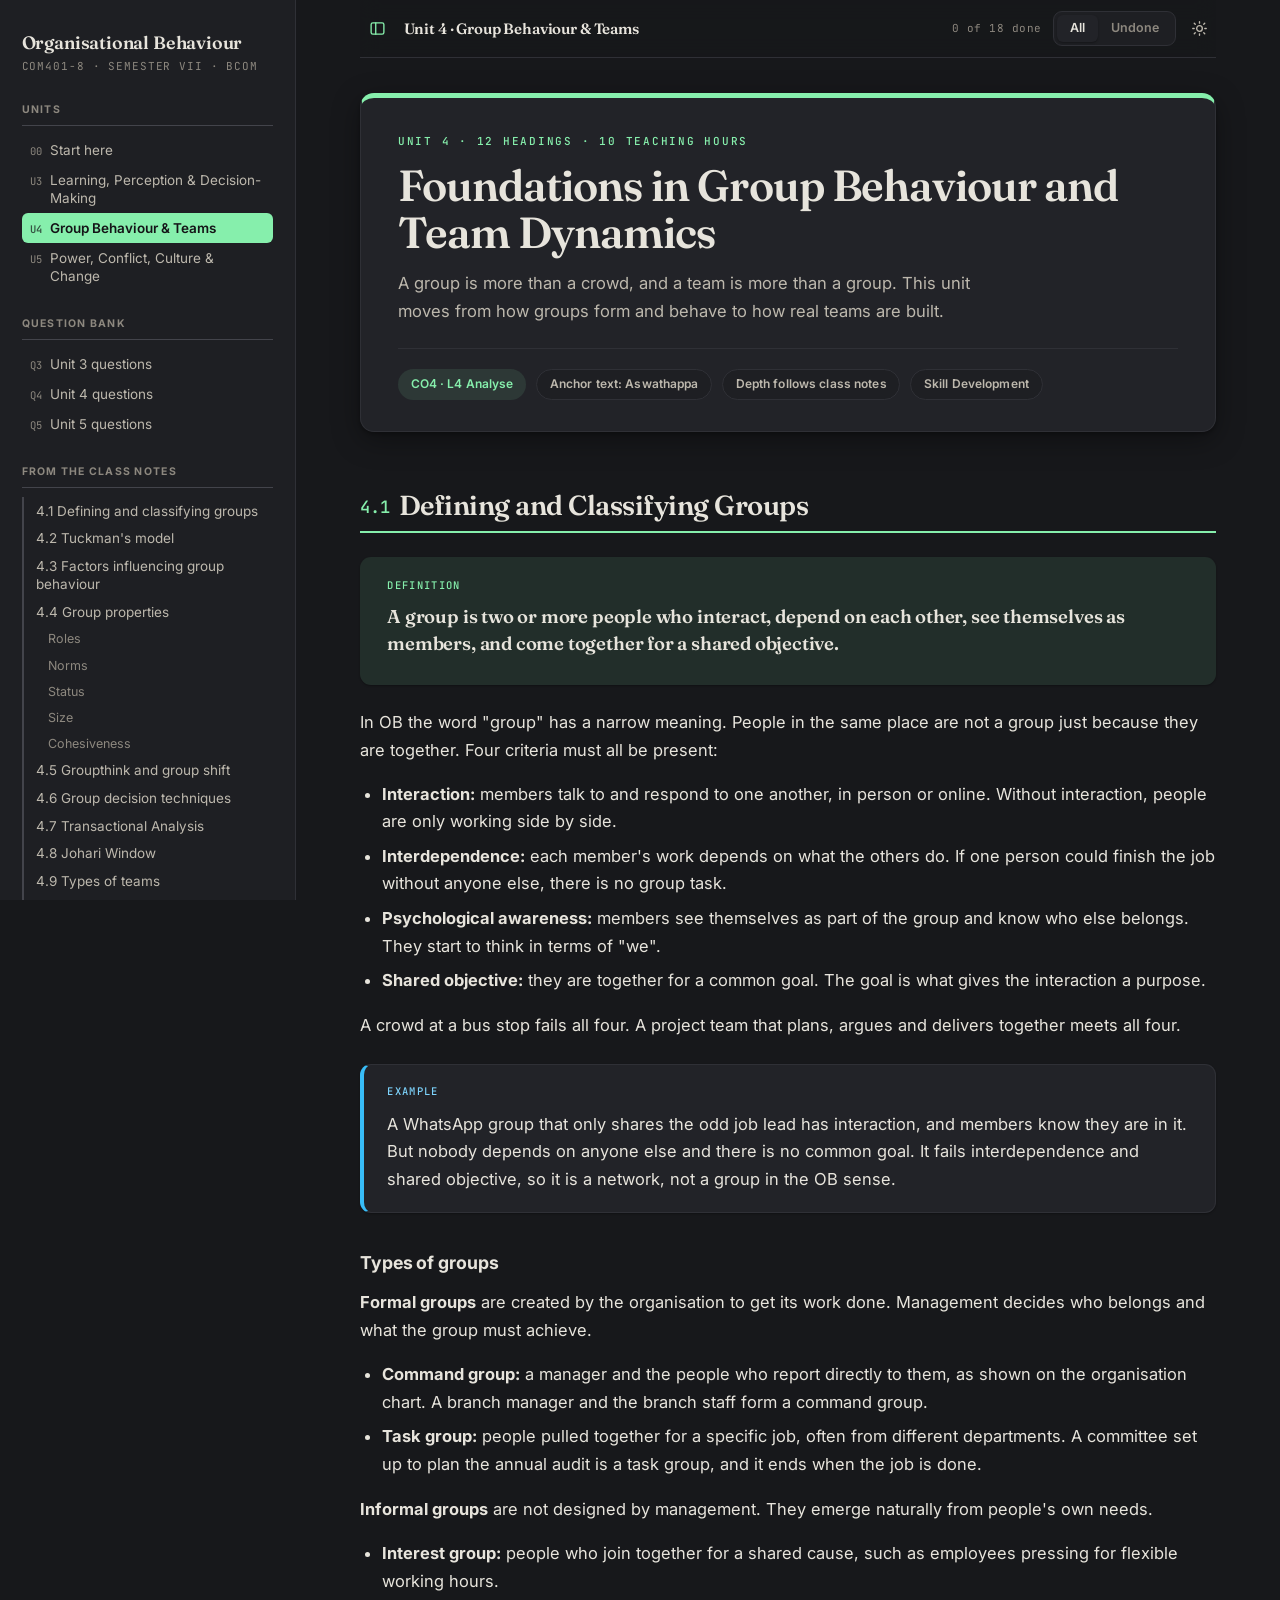
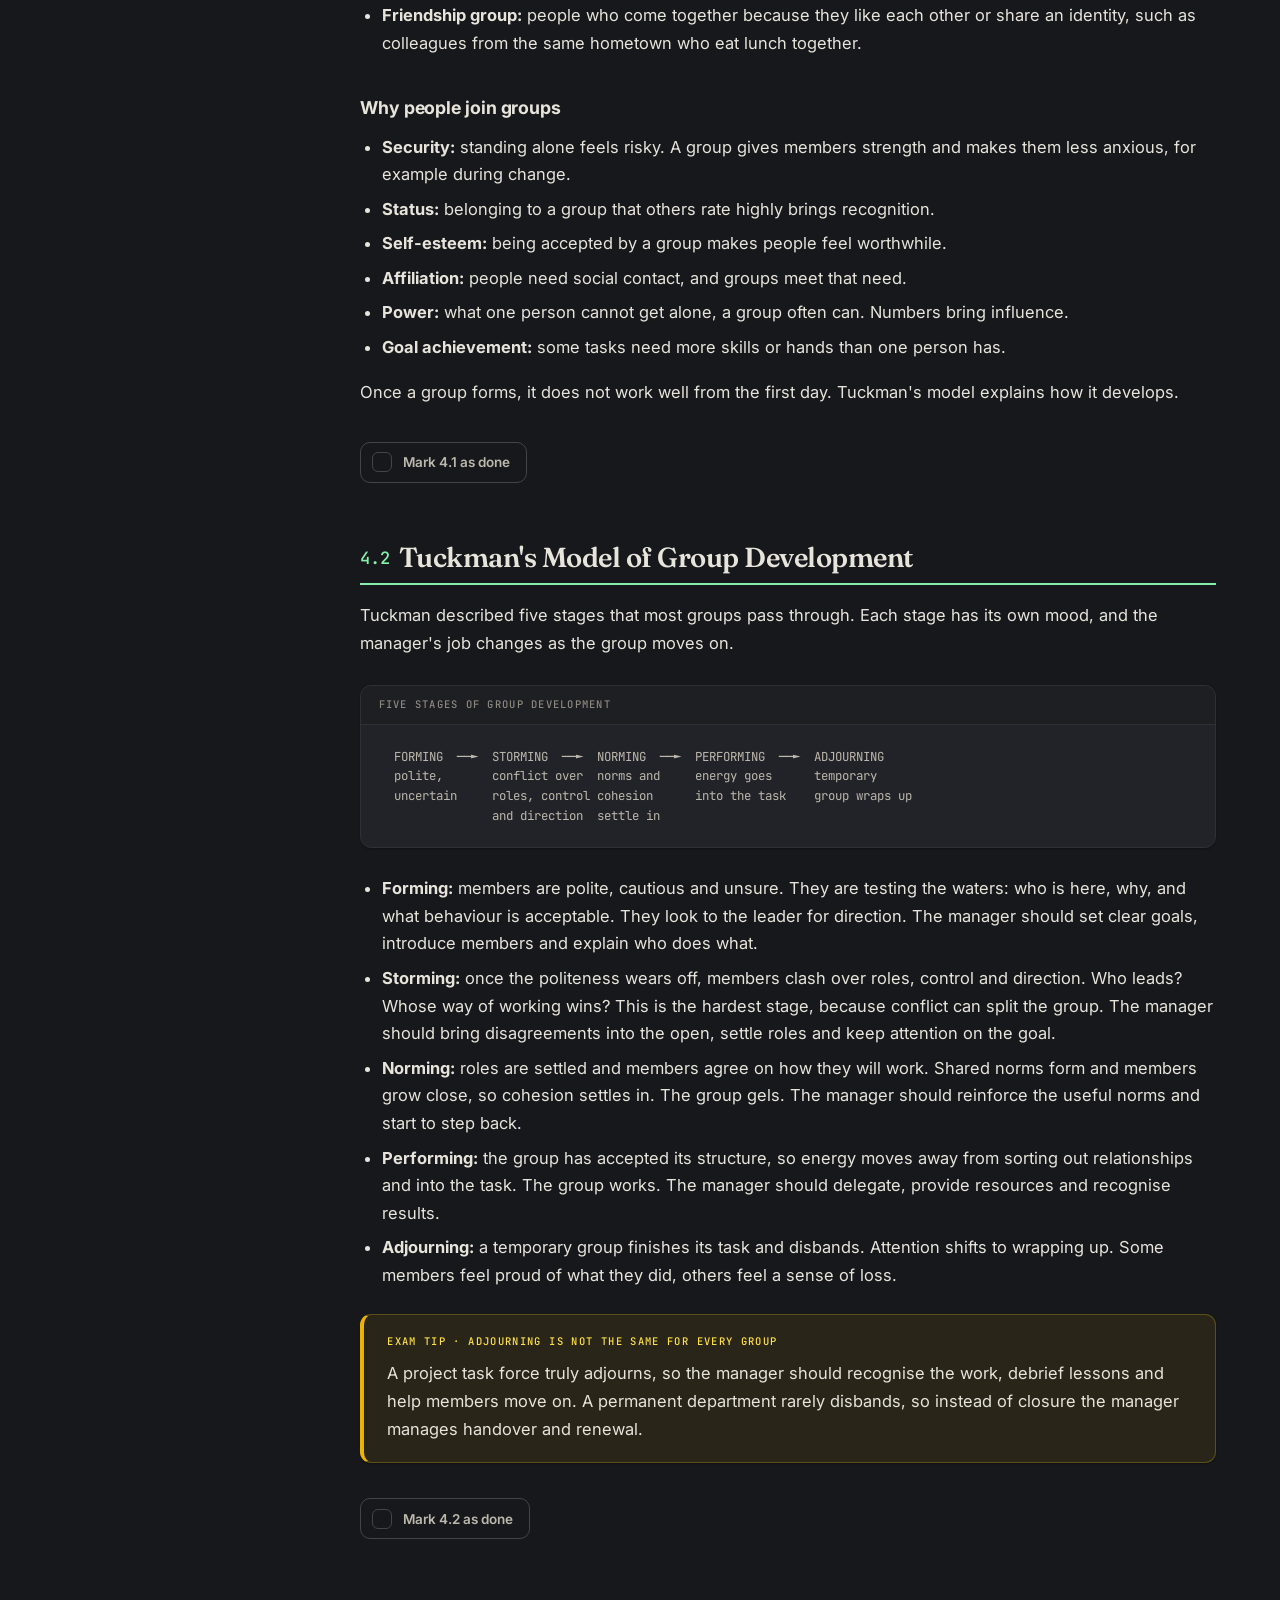
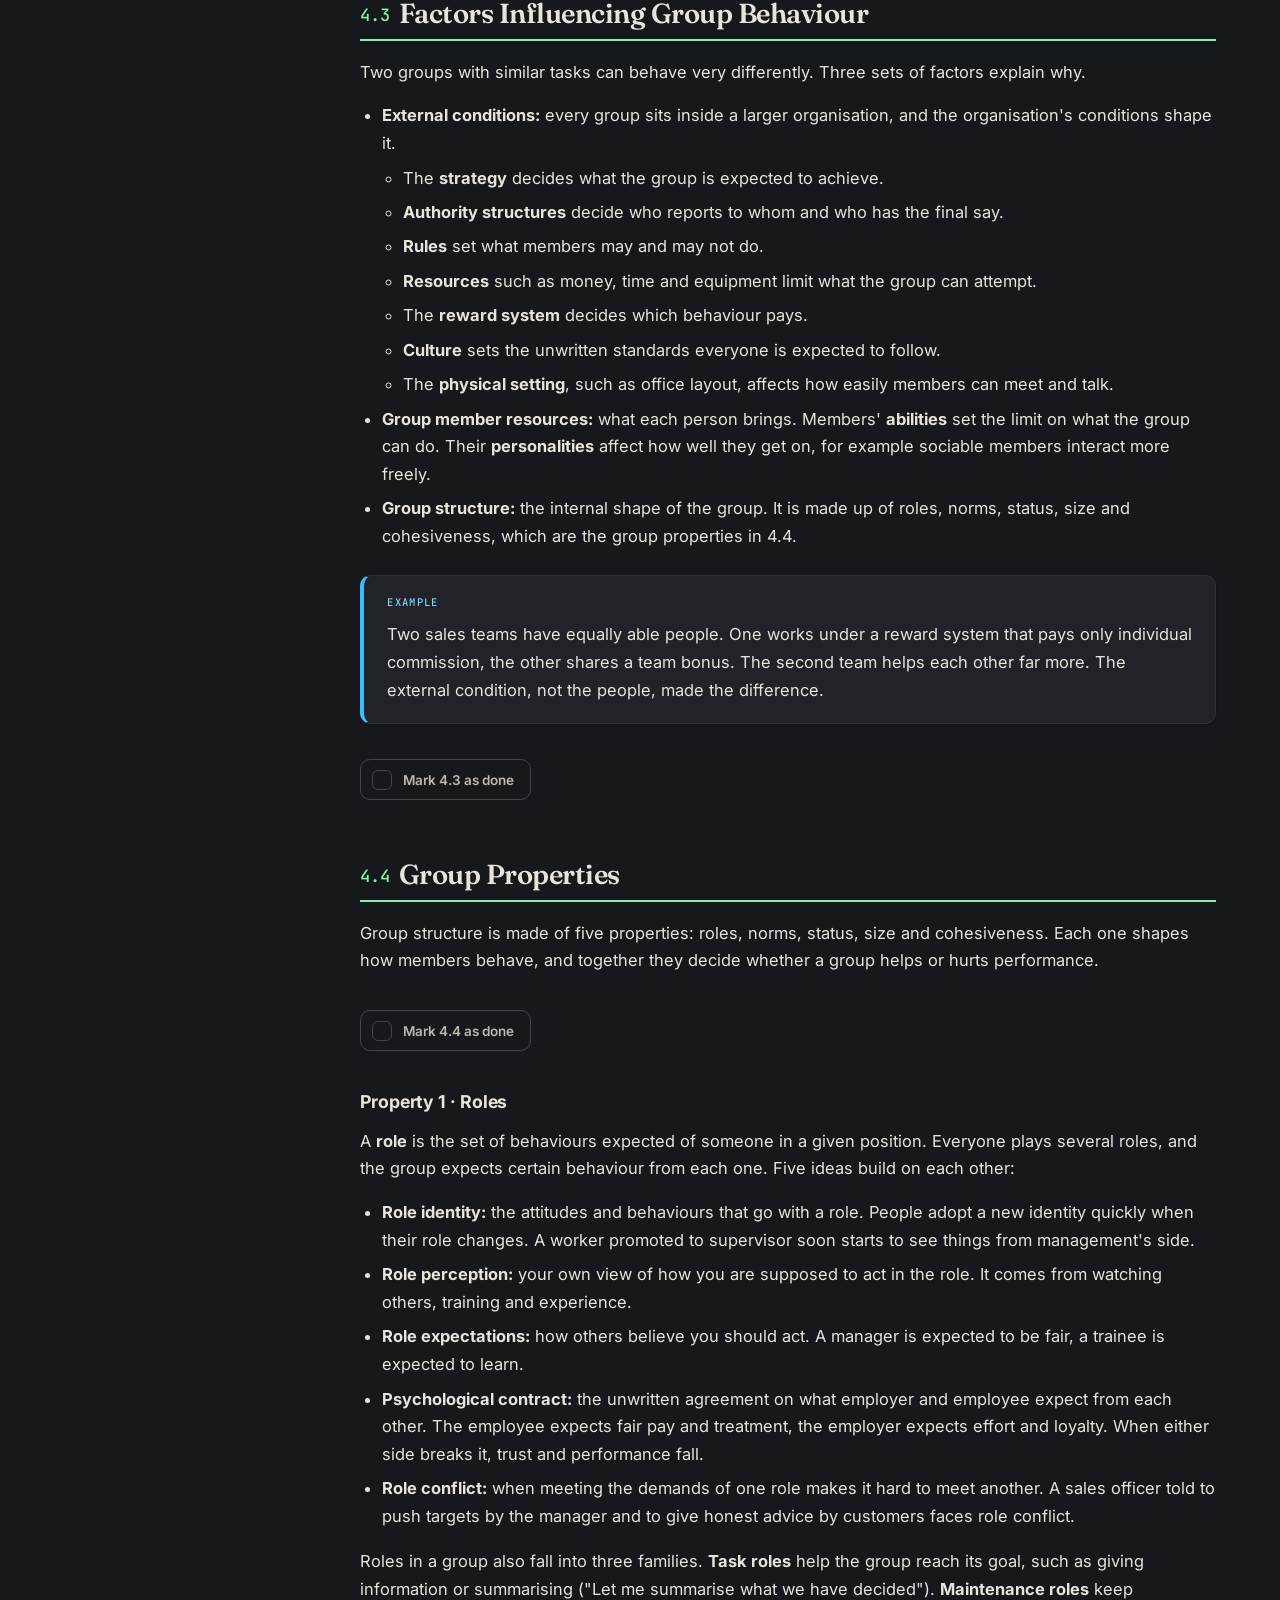
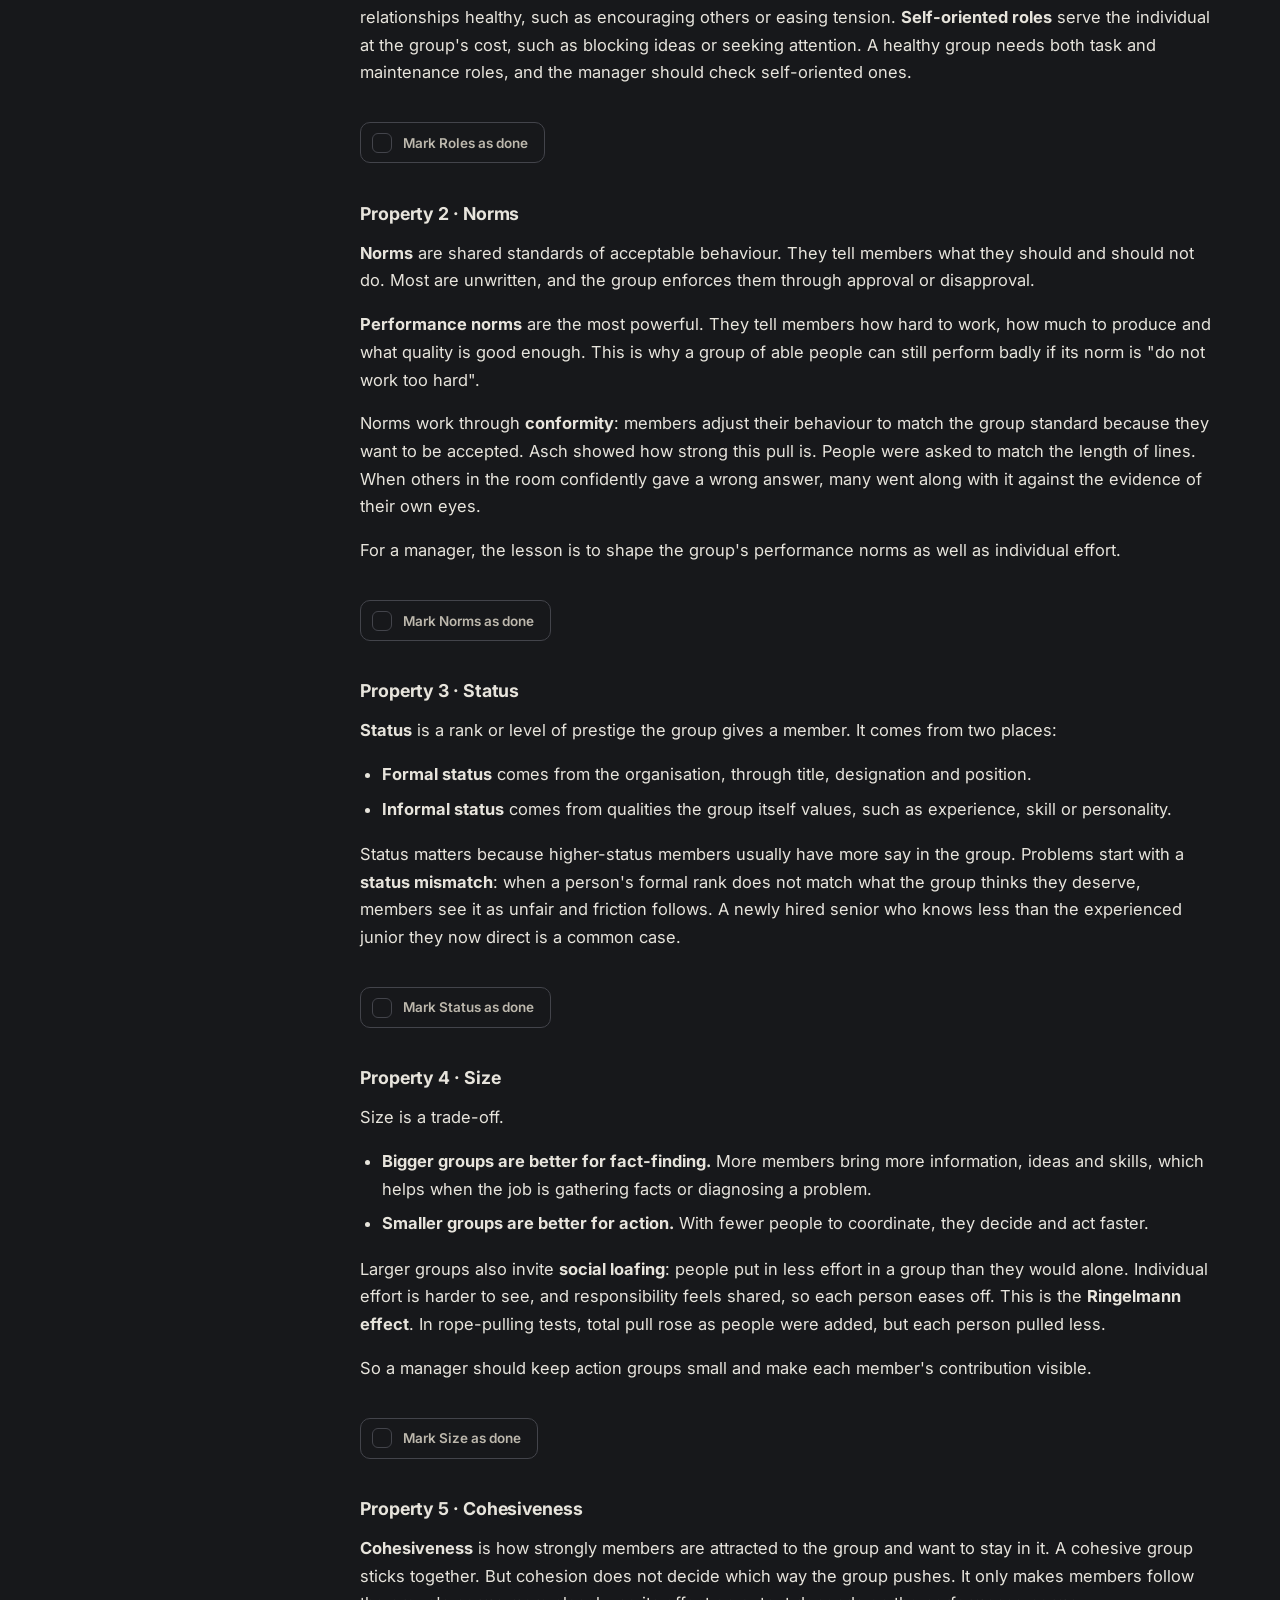
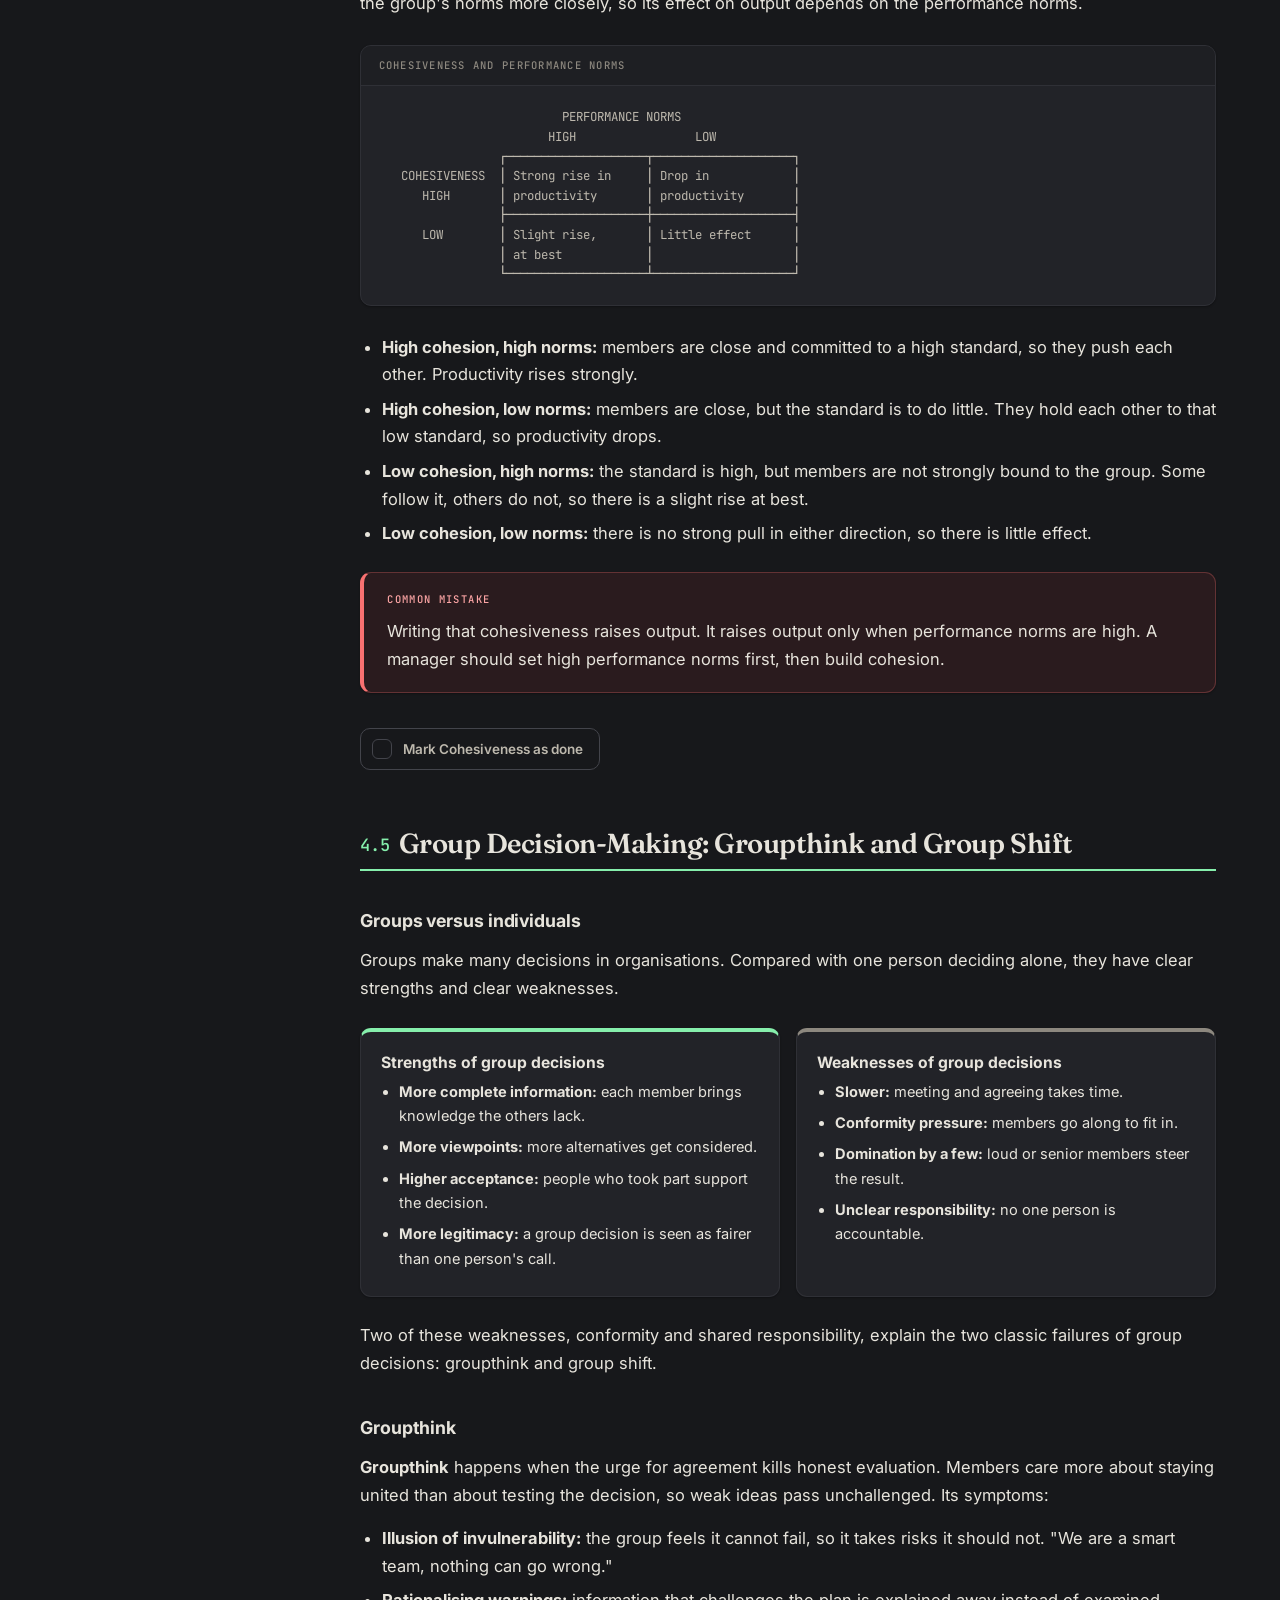
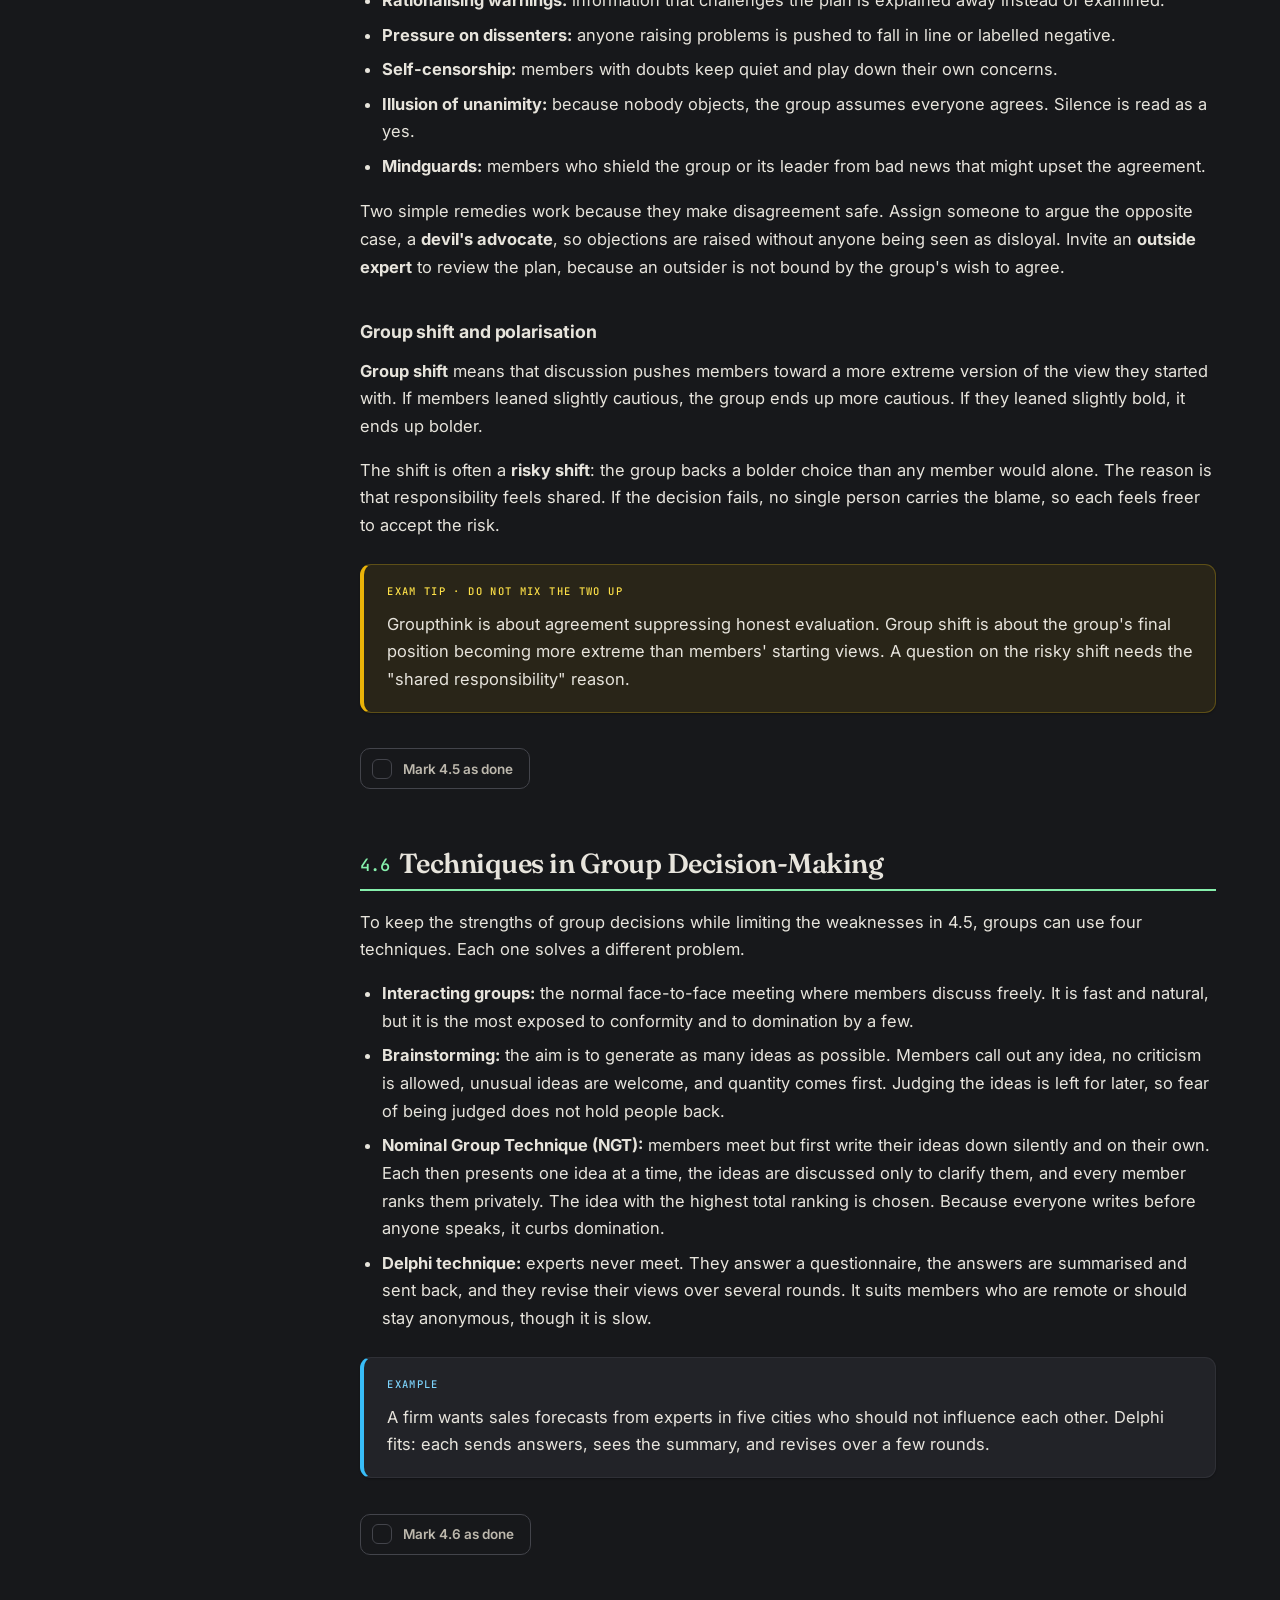
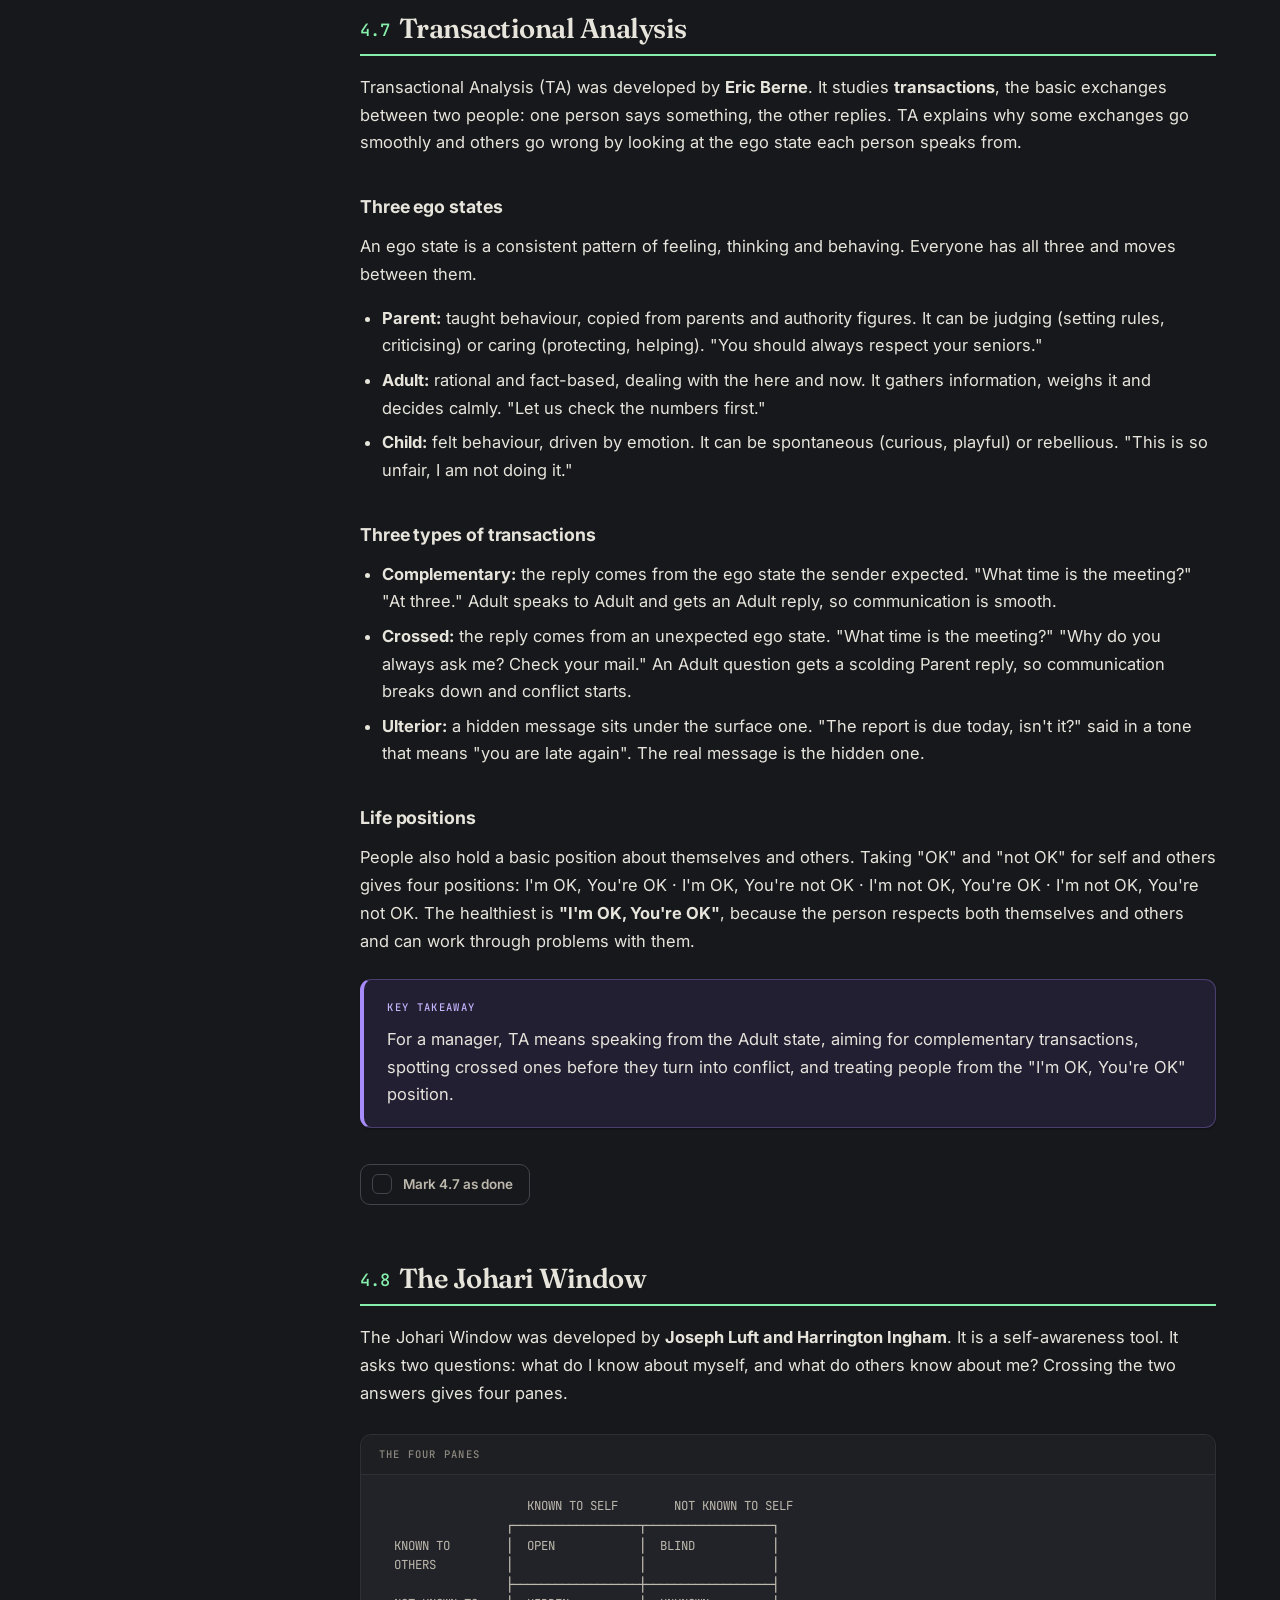
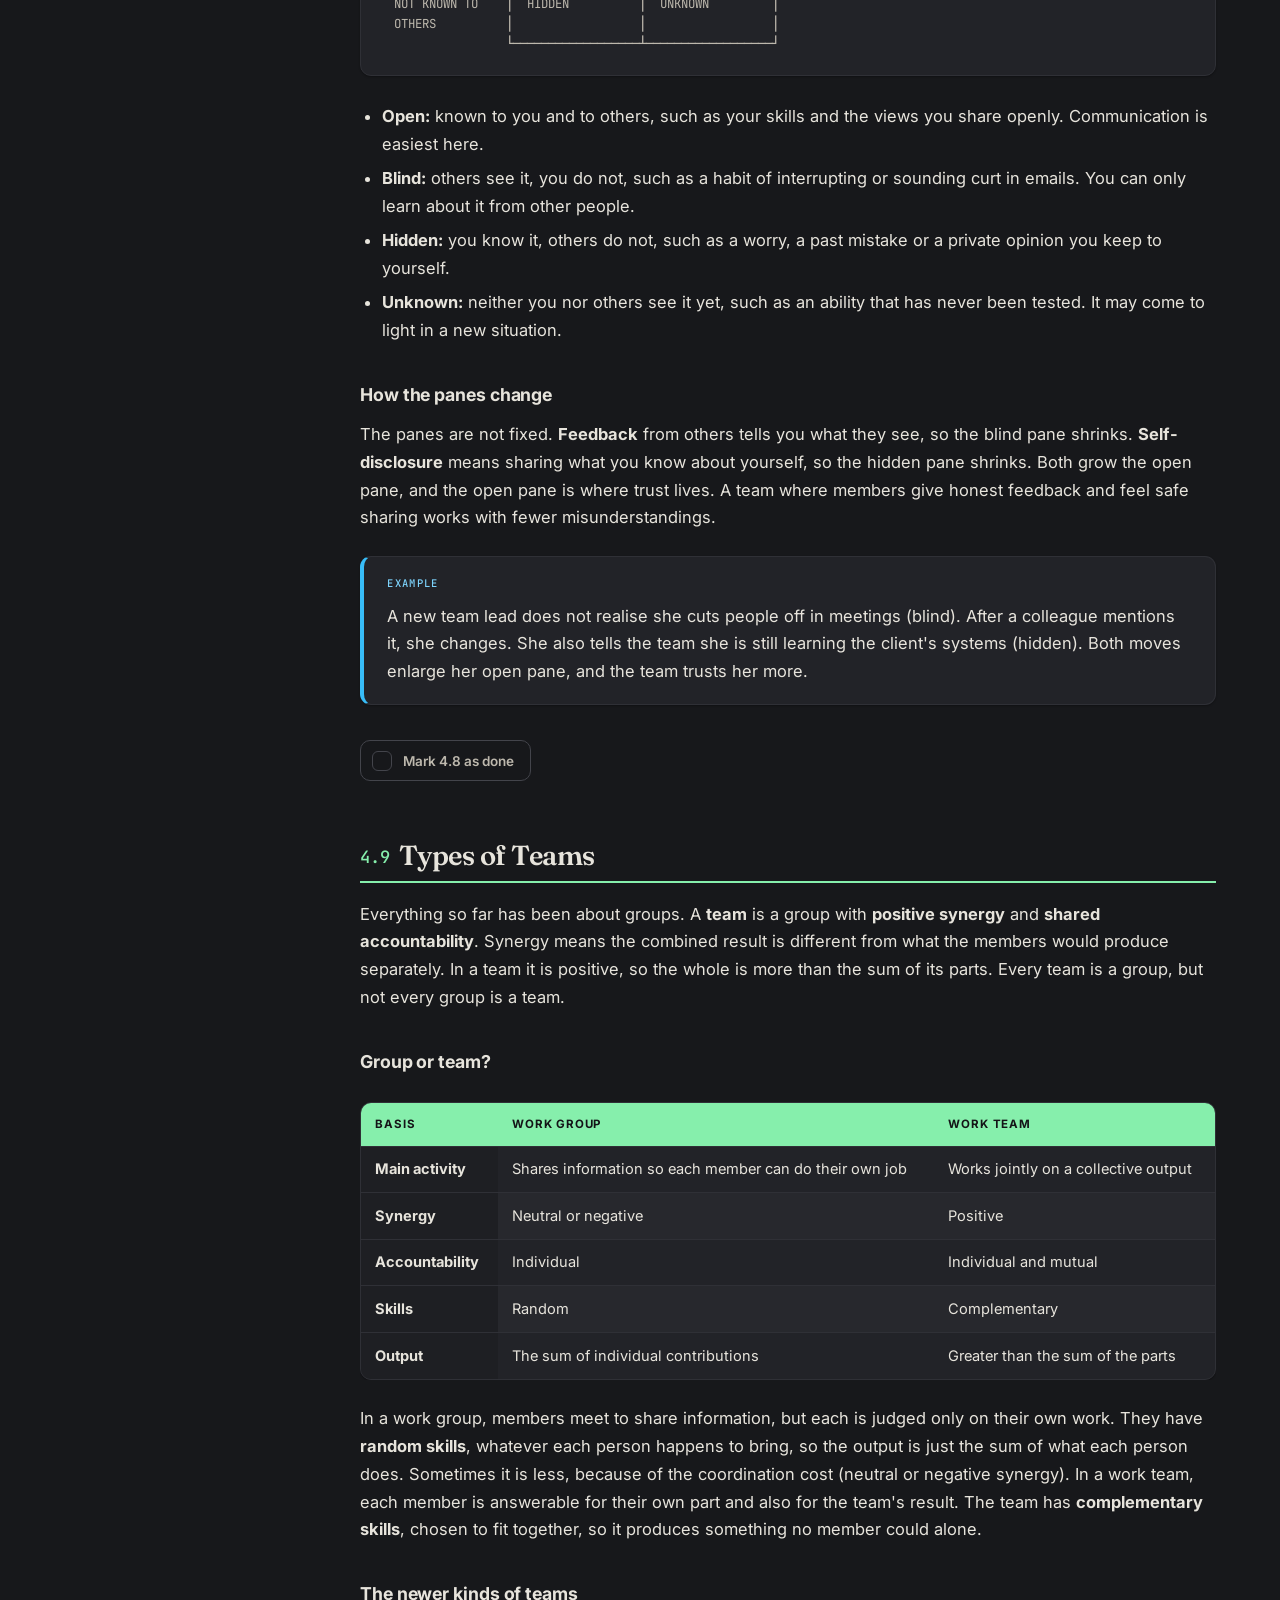
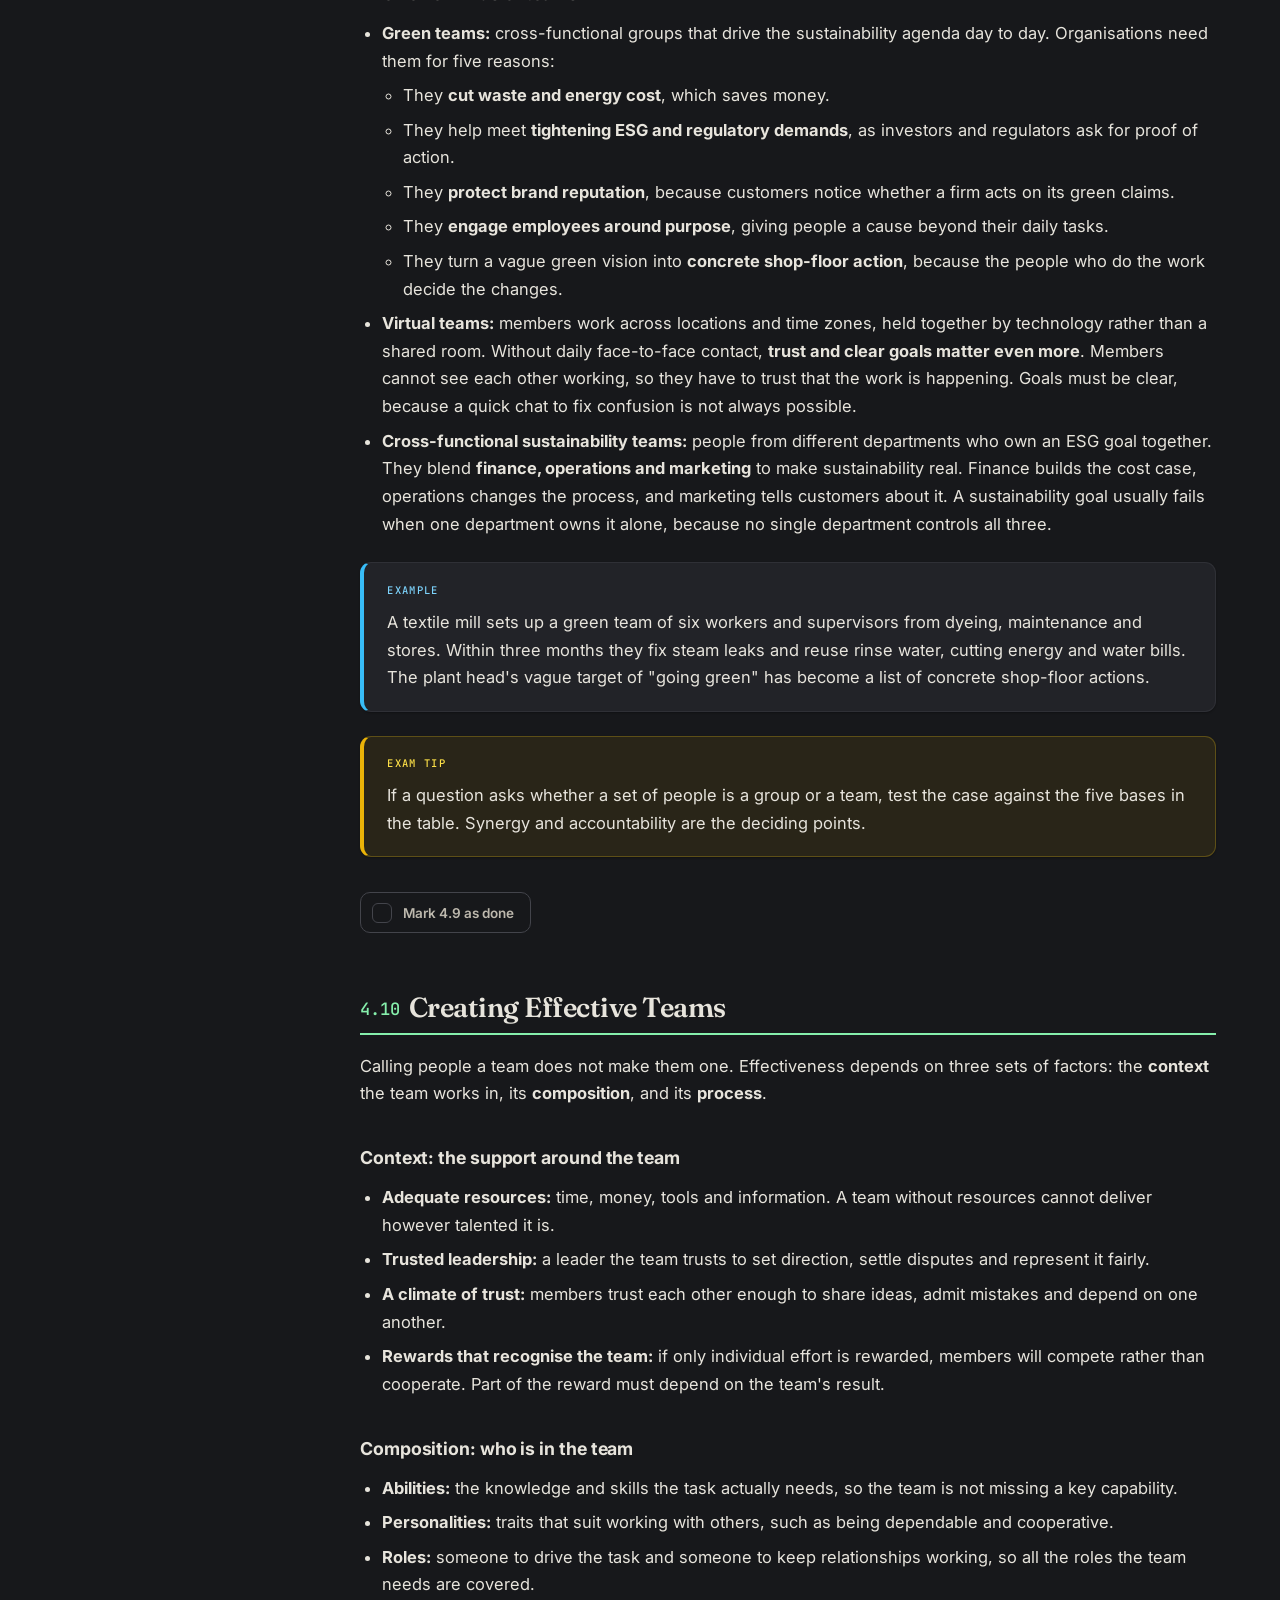
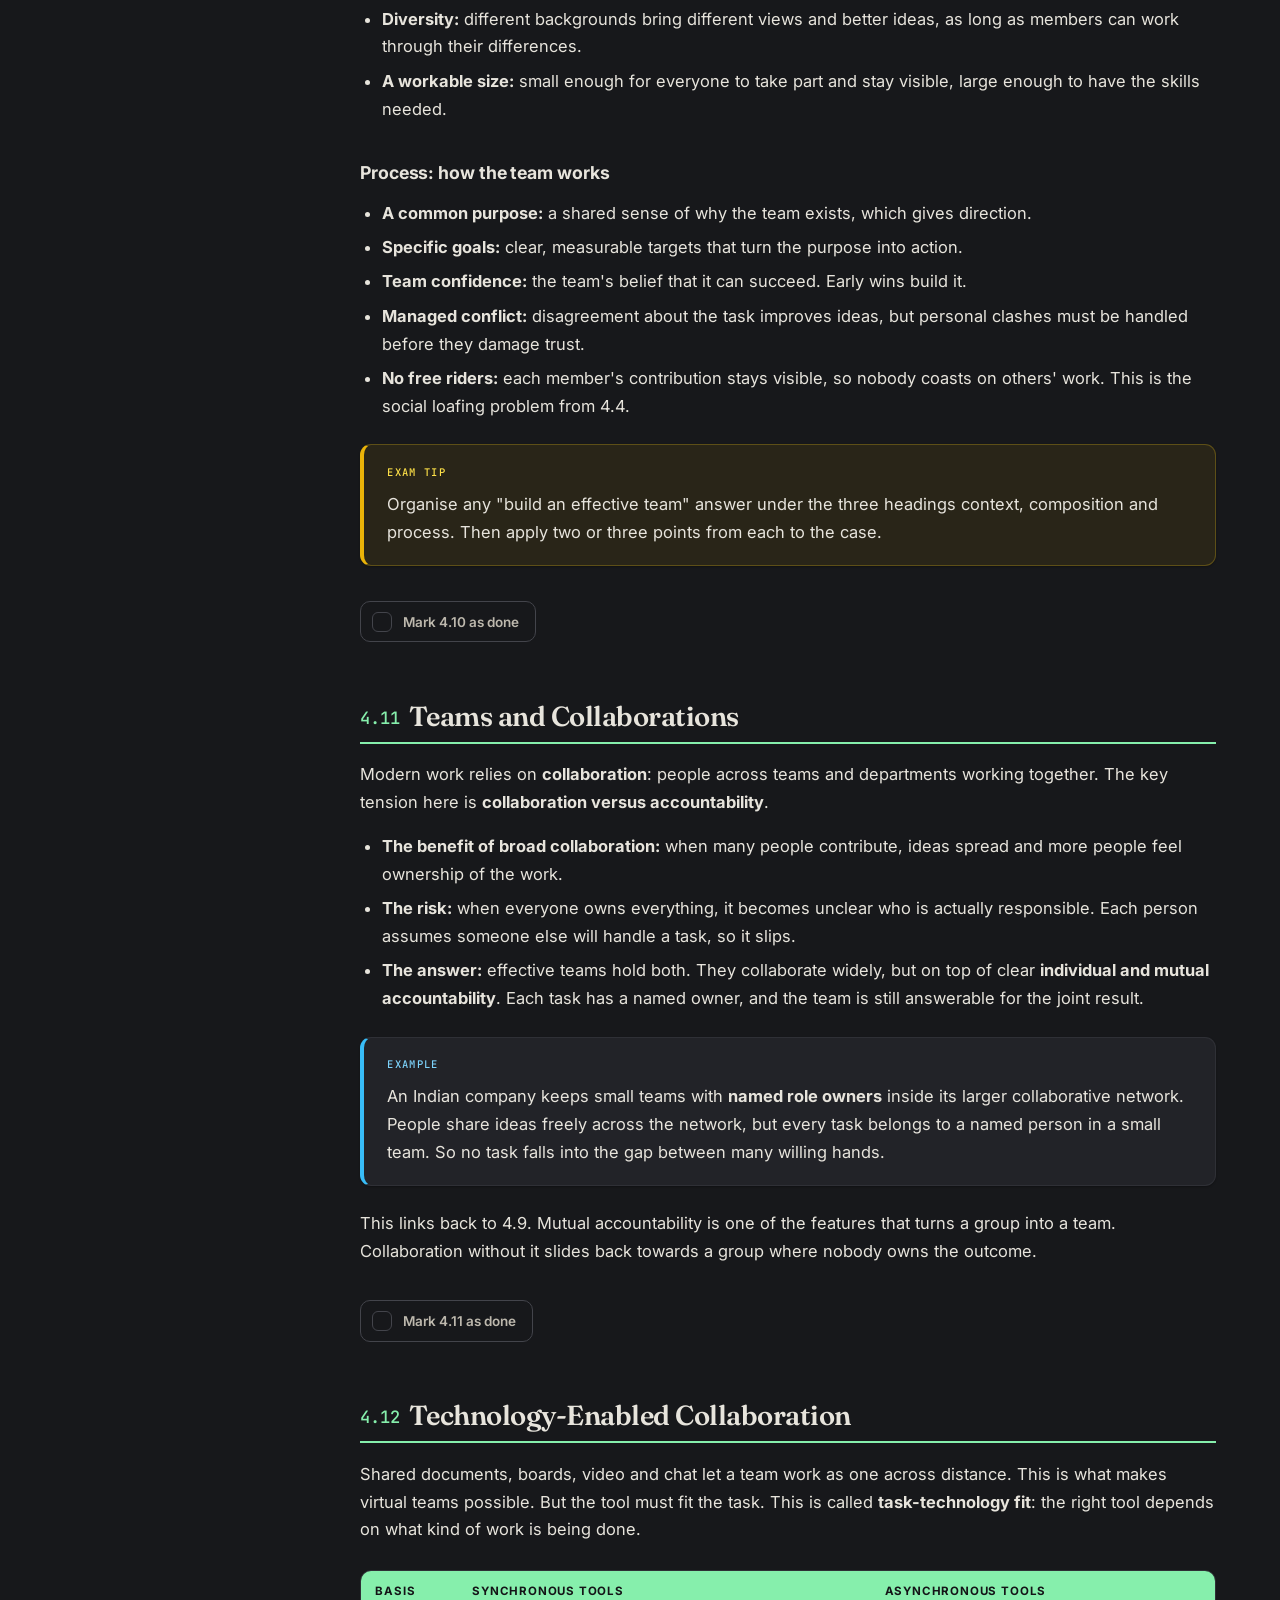
<file: unit4.html>
<!DOCTYPE html>
<html lang="en">
<head>
<meta charset="utf-8">
<meta name="viewport" content="width=device-width, initial-scale=1">
<title>Unit 4 · Group Behaviour &amp; Team Dynamics · COM401-8</title>
<link rel="stylesheet" href="assets/style.css?v=4">
<script src="assets/study.js?v=4"></script>
</head>
<body data-unit="4">
<div class="shell">

<aside class="sidebar">
  <a class="side-brand" href="index.html">Organisational Behaviour</a>
  <div class="side-code">COM401-8 · Semester VII · BCom</div>

  <div class="side-group">
    <h4>Units</h4>
    <a class="side-unit" href="index.html"><span class="su-n">00</span><span>Start here</span></a>
    <a class="side-unit" href="unit3.html"><span class="su-n">U3</span><span>Learning, Perception &amp; Decision-Making</span></a>
    <a class="side-unit current" href="unit4.html"><span class="su-n">U4</span><span>Group Behaviour &amp; Teams</span></a>
    <a class="side-unit" href="unit5.html"><span class="su-n">U5</span><span>Power, Conflict, Culture &amp; Change</span></a>
  </div>

  <div class="side-group">
    <h4>Question bank</h4>
    <a class="side-unit" href="qbank-unit3.html"><span class="su-n">Q3</span><span>Unit 3 questions</span></a>
    <a class="side-unit" href="qbank-unit4.html"><span class="su-n">Q4</span><span>Unit 4 questions</span></a>
    <a class="side-unit" href="qbank-unit5.html"><span class="su-n">Q5</span><span>Unit 5 questions</span></a>
  </div>

  <div class="side-group">
    <h4>From the class notes</h4>
    <ul class="side-toc">
      <li><a href="#s1">4.1 Defining and classifying groups</a></li>
      <li><a href="#s2">4.2 Tuckman's model</a></li>
      <li><a href="#s3">4.3 Factors influencing group behaviour</a></li>
      <li><a href="#s4">4.4 Group properties</a></li>
      <li class="sub"><a href="#s4a">Roles</a></li>
      <li class="sub"><a href="#s4b">Norms</a></li>
      <li class="sub"><a href="#s4c">Status</a></li>
      <li class="sub"><a href="#s4d">Size</a></li>
      <li class="sub"><a href="#s4e">Cohesiveness</a></li>
      <li><a href="#s5">4.5 Groupthink and group shift</a></li>
      <li><a href="#s6">4.6 Group decision techniques</a></li>
      <li><a href="#s7">4.7 Transactional Analysis</a></li>
      <li><a href="#s8">4.8 Johari Window</a></li>
      <li><a href="#s9">4.9 Types of teams</a></li>
      <li><a href="#s10">4.10 Creating effective teams</a></li>
      <li><a href="#s11">4.11 Teams and collaborations</a></li>
      <li><a href="#s12">4.12 Technology-enabled collaboration</a></li>
      <li><a href="#revision">Revision and case practice</a></li>
    </ul>
  </div>
</aside>

<main>
<div class="wrap">

  <header class="masthead">
    <div class="mh-eyebrow">Unit 4 · 12 headings · 10 teaching hours</div>
    <h1>Foundations in Group Behaviour and Team Dynamics</h1>
    <p class="mh-sub">A group is more than a crowd, and a team is more than a group. This unit moves from how groups form and behave to how real teams are built.</p>
    <div class="mh-meta">
      <span class="chip">CO4 · L4 Analyse</span>
      <span class="chip plain">Anchor text: Aswathappa</span>
      <span class="chip plain">Depth follows class notes</span>
      <span class="chip plain">Skill Development</span>
    </div>
  </header>

  <!-- ============ 4.1 ============ -->
  <h2 class="sec" id="s1"><span class="num">4.1</span>Defining and Classifying Groups</h2>

  <div class="box def">
    <span class="box-label">Definition</span>
    <p class="quote">A group is two or more people who interact, depend on each other, see themselves as members, and come together for a shared objective.</p>
  </div>

  <p>In OB the word "group" has a narrow meaning. People in the same place are not a group just because they are together. Four criteria must all be present:</p>
  <ul>
    <li><strong>Interaction:</strong> members talk to and respond to one another, in person or online. Without interaction, people are only working side by side.</li>
    <li><strong>Interdependence:</strong> each member's work depends on what the others do. If one person could finish the job without anyone else, there is no group task.</li>
    <li><strong>Psychological awareness:</strong> members see themselves as part of the group and know who else belongs. They start to think in terms of "we".</li>
    <li><strong>Shared objective:</strong> they are together for a common goal. The goal is what gives the interaction a purpose.</li>
  </ul>
  <p>A crowd at a bus stop fails all four. A project team that plans, argues and delivers together meets all four.</p>

  <div class="box eg">
    <span class="box-label">Example</span>
    <p>A WhatsApp group that only shares the odd job lead has interaction, and members know they are in it. But nobody depends on anyone else and there is no common goal. It fails interdependence and shared objective, so it is a network, not a group in the OB sense.</p>
  </div>

  <h3>Types of groups</h3>
  <p><strong>Formal groups</strong> are created by the organisation to get its work done. Management decides who belongs and what the group must achieve.</p>
  <ul>
    <li><strong>Command group:</strong> a manager and the people who report directly to them, as shown on the organisation chart. A branch manager and the branch staff form a command group.</li>
    <li><strong>Task group:</strong> people pulled together for a specific job, often from different departments. A committee set up to plan the annual audit is a task group, and it ends when the job is done.</li>
  </ul>
  <p><strong>Informal groups</strong> are not designed by management. They emerge naturally from people's own needs.</p>
  <ul>
    <li><strong>Interest group:</strong> people who join together for a shared cause, such as employees pressing for flexible working hours.</li>
    <li><strong>Friendship group:</strong> people who come together because they like each other or share an identity, such as colleagues from the same hometown who eat lunch together.</li>
  </ul>

  <h3>Why people join groups</h3>
  <ul>
    <li><strong>Security:</strong> standing alone feels risky. A group gives members strength and makes them less anxious, for example during change.</li>
    <li><strong>Status:</strong> belonging to a group that others rate highly brings recognition.</li>
    <li><strong>Self-esteem:</strong> being accepted by a group makes people feel worthwhile.</li>
    <li><strong>Affiliation:</strong> people need social contact, and groups meet that need.</li>
    <li><strong>Power:</strong> what one person cannot get alone, a group often can. Numbers bring influence.</li>
    <li><strong>Goal achievement:</strong> some tasks need more skills or hands than one person has.</li>
  </ul>
  <p>Once a group forms, it does not work well from the first day. Tuckman's model explains how it develops.</p>

  <!-- ============ 4.2 ============ -->
  <h2 class="sec" id="s2"><span class="num">4.2</span>Tuckman's Model of Group Development</h2>

  <p>Tuckman described five stages that most groups pass through. Each stage has its own mood, and the manager's job changes as the group moves on.</p>

  <figure class="dia">
    <figcaption>Five stages of group development</figcaption>
<pre>
  FORMING  ──►  STORMING  ──►  NORMING  ──►  PERFORMING  ──►  ADJOURNING
  polite,       conflict over  norms and     energy goes      temporary
  uncertain     roles, control cohesion      into the task    group wraps up
                and direction  settle in
</pre>
  </figure>

  <ul>
    <li><strong>Forming:</strong> members are polite, cautious and unsure. They are testing the waters: who is here, why, and what behaviour is acceptable. They look to the leader for direction. The manager should set clear goals, introduce members and explain who does what.</li>
    <li><strong>Storming:</strong> once the politeness wears off, members clash over roles, control and direction. Who leads? Whose way of working wins? This is the hardest stage, because conflict can split the group. The manager should bring disagreements into the open, settle roles and keep attention on the goal.</li>
    <li><strong>Norming:</strong> roles are settled and members agree on how they will work. Shared norms form and members grow close, so cohesion settles in. The group gels. The manager should reinforce the useful norms and start to step back.</li>
    <li><strong>Performing:</strong> the group has accepted its structure, so energy moves away from sorting out relationships and into the task. The group works. The manager should delegate, provide resources and recognise results.</li>
    <li><strong>Adjourning:</strong> a temporary group finishes its task and disbands. Attention shifts to wrapping up. Some members feel proud of what they did, others feel a sense of loss.</li>
  </ul>

  <div class="box exam">
    <span class="box-label">Exam tip · adjourning is not the same for every group</span>
    <p>A project task force truly adjourns, so the manager should recognise the work, debrief lessons and help members move on. A permanent department rarely disbands, so instead of closure the manager manages handover and renewal.</p>
  </div>

  <!-- ============ 4.3 ============ -->
  <h2 class="sec" id="s3"><span class="num">4.3</span>Factors Influencing Group Behaviour</h2>

  <p>Two groups with similar tasks can behave very differently. Three sets of factors explain why.</p>
  <ul>
    <li><strong>External conditions:</strong> every group sits inside a larger organisation, and the organisation's conditions shape it.
      <ul>
        <li>The <strong>strategy</strong> decides what the group is expected to achieve.</li>
        <li><strong>Authority structures</strong> decide who reports to whom and who has the final say.</li>
        <li><strong>Rules</strong> set what members may and may not do.</li>
        <li><strong>Resources</strong> such as money, time and equipment limit what the group can attempt.</li>
        <li>The <strong>reward system</strong> decides which behaviour pays.</li>
        <li><strong>Culture</strong> sets the unwritten standards everyone is expected to follow.</li>
        <li>The <strong>physical setting</strong>, such as office layout, affects how easily members can meet and talk.</li>
      </ul>
    </li>
    <li><strong>Group member resources:</strong> what each person brings. Members' <strong>abilities</strong> set the limit on what the group can do. Their <strong>personalities</strong> affect how well they get on, for example sociable members interact more freely.</li>
    <li><strong>Group structure:</strong> the internal shape of the group. It is made up of roles, norms, status, size and cohesiveness, which are the group properties in 4.4.</li>
  </ul>

  <div class="box eg">
    <span class="box-label">Example</span>
    <p>Two sales teams have equally able people. One works under a reward system that pays only individual commission, the other shares a team bonus. The second team helps each other far more. The external condition, not the people, made the difference.</p>
  </div>

  <!-- ============ 4.4 ============ -->
  <h2 class="sec" id="s4"><span class="num">4.4</span>Group Properties</h2>

  <p>Group structure is made of five properties: roles, norms, status, size and cohesiveness. Each one shapes how members behave, and together they decide whether a group helps or hurts performance.</p>

  <h3 id="s4a">Property 1 · Roles</h3>
  <p>A <strong>role</strong> is the set of behaviours expected of someone in a given position. Everyone plays several roles, and the group expects certain behaviour from each one. Five ideas build on each other:</p>
  <ul>
    <li><strong>Role identity:</strong> the attitudes and behaviours that go with a role. People adopt a new identity quickly when their role changes. A worker promoted to supervisor soon starts to see things from management's side.</li>
    <li><strong>Role perception:</strong> your own view of how you are supposed to act in the role. It comes from watching others, training and experience.</li>
    <li><strong>Role expectations:</strong> how others believe you should act. A manager is expected to be fair, a trainee is expected to learn.</li>
    <li><strong>Psychological contract:</strong> the unwritten agreement on what employer and employee expect from each other. The employee expects fair pay and treatment, the employer expects effort and loyalty. When either side breaks it, trust and performance fall.</li>
    <li><strong>Role conflict:</strong> when meeting the demands of one role makes it hard to meet another. A sales officer told to push targets by the manager and to give honest advice by customers faces role conflict.</li>
  </ul>
  <p>Roles in a group also fall into three families. <strong>Task roles</strong> help the group reach its goal, such as giving information or summarising ("Let me summarise what we have decided"). <strong>Maintenance roles</strong> keep relationships healthy, such as encouraging others or easing tension. <strong>Self-oriented roles</strong> serve the individual at the group's cost, such as blocking ideas or seeking attention. A healthy group needs both task and maintenance roles, and the manager should check self-oriented ones.</p>

  <h3 id="s4b">Property 2 · Norms</h3>
  <p><strong>Norms</strong> are shared standards of acceptable behaviour. They tell members what they should and should not do. Most are unwritten, and the group enforces them through approval or disapproval.</p>
  <p><strong>Performance norms</strong> are the most powerful. They tell members how hard to work, how much to produce and what quality is good enough. This is why a group of able people can still perform badly if its norm is "do not work too hard".</p>
  <p>Norms work through <strong>conformity</strong>: members adjust their behaviour to match the group standard because they want to be accepted. Asch showed how strong this pull is. People were asked to match the length of lines. When others in the room confidently gave a wrong answer, many went along with it against the evidence of their own eyes.</p>
  <p>For a manager, the lesson is to shape the group's performance norms as well as individual effort.</p>

  <h3 id="s4c">Property 3 · Status</h3>
  <p><strong>Status</strong> is a rank or level of prestige the group gives a member. It comes from two places:</p>
  <ul>
    <li><strong>Formal status</strong> comes from the organisation, through title, designation and position.</li>
    <li><strong>Informal status</strong> comes from qualities the group itself values, such as experience, skill or personality.</li>
  </ul>
  <p>Status matters because higher-status members usually have more say in the group. Problems start with a <strong>status mismatch</strong>: when a person's formal rank does not match what the group thinks they deserve, members see it as unfair and friction follows. A newly hired senior who knows less than the experienced junior they now direct is a common case.</p>

  <h3 id="s4d">Property 4 · Size</h3>
  <p>Size is a trade-off.</p>
  <ul>
    <li><strong>Bigger groups are better for fact-finding.</strong> More members bring more information, ideas and skills, which helps when the job is gathering facts or diagnosing a problem.</li>
    <li><strong>Smaller groups are better for action.</strong> With fewer people to coordinate, they decide and act faster.</li>
  </ul>
  <p>Larger groups also invite <strong>social loafing</strong>: people put in less effort in a group than they would alone. Individual effort is harder to see, and responsibility feels shared, so each person eases off. This is the <strong>Ringelmann effect</strong>. In rope-pulling tests, total pull rose as people were added, but each person pulled less.</p>
  <p>So a manager should keep action groups small and make each member's contribution visible.</p>

  <h3 id="s4e">Property 5 · Cohesiveness</h3>
  <p><strong>Cohesiveness</strong> is how strongly members are attracted to the group and want to stay in it. A cohesive group sticks together. But cohesion does not decide which way the group pushes. It only makes members follow the group's norms more closely, so its effect on output depends on the performance norms.</p>

  <figure class="dia">
    <figcaption>Cohesiveness and performance norms</figcaption>
<pre>
                          PERFORMANCE NORMS
                        HIGH                 LOW
                 ┌────────────────────┬────────────────────┐
   COHESIVENESS  │ Strong rise in     │ Drop in            │
      HIGH       │ productivity       │ productivity       │
                 ├────────────────────┼────────────────────┤
      LOW        │ Slight rise,       │ Little effect      │
                 │ at best            │                    │
                 └────────────────────┴────────────────────┘
</pre>
  </figure>

  <ul>
    <li><strong>High cohesion, high norms:</strong> members are close and committed to a high standard, so they push each other. Productivity rises strongly.</li>
    <li><strong>High cohesion, low norms:</strong> members are close, but the standard is to do little. They hold each other to that low standard, so productivity drops.</li>
    <li><strong>Low cohesion, high norms:</strong> the standard is high, but members are not strongly bound to the group. Some follow it, others do not, so there is a slight rise at best.</li>
    <li><strong>Low cohesion, low norms:</strong> there is no strong pull in either direction, so there is little effect.</li>
  </ul>

  <div class="box warn">
    <span class="box-label">Common mistake</span>
    <p>Writing that cohesiveness raises output. It raises output only when performance norms are high. A manager should set high performance norms first, then build cohesion.</p>
  </div>

  <!-- ============ 4.5 ============ -->
  <h2 class="sec" id="s5"><span class="num">4.5</span>Group Decision-Making: Groupthink and Group Shift</h2>

  <h3>Groups versus individuals</h3>
  <p>Groups make many decisions in organisations. Compared with one person deciding alone, they have clear strengths and clear weaknesses.</p>
  <div class="compare">
    <div class="cmp">
      <h5>Strengths of group decisions</h5>
      <ul>
        <li><strong>More complete information:</strong> each member brings knowledge the others lack.</li>
        <li><strong>More viewpoints:</strong> more alternatives get considered.</li>
        <li><strong>Higher acceptance:</strong> people who took part support the decision.</li>
        <li><strong>More legitimacy:</strong> a group decision is seen as fairer than one person's call.</li>
      </ul>
    </div>
    <div class="cmp alt">
      <h5>Weaknesses of group decisions</h5>
      <ul>
        <li><strong>Slower:</strong> meeting and agreeing takes time.</li>
        <li><strong>Conformity pressure:</strong> members go along to fit in.</li>
        <li><strong>Domination by a few:</strong> loud or senior members steer the result.</li>
        <li><strong>Unclear responsibility:</strong> no one person is accountable.</li>
      </ul>
    </div>
  </div>
  <p>Two of these weaknesses, conformity and shared responsibility, explain the two classic failures of group decisions: groupthink and group shift.</p>

  <h3>Groupthink</h3>
  <p><strong>Groupthink</strong> happens when the urge for agreement kills honest evaluation. Members care more about staying united than about testing the decision, so weak ideas pass unchallenged. Its symptoms:</p>
  <ul>
    <li><strong>Illusion of invulnerability:</strong> the group feels it cannot fail, so it takes risks it should not. "We are a smart team, nothing can go wrong."</li>
    <li><strong>Rationalising warnings:</strong> information that challenges the plan is explained away instead of examined.</li>
    <li><strong>Pressure on dissenters:</strong> anyone raising problems is pushed to fall in line or labelled negative.</li>
    <li><strong>Self-censorship:</strong> members with doubts keep quiet and play down their own concerns.</li>
    <li><strong>Illusion of unanimity:</strong> because nobody objects, the group assumes everyone agrees. Silence is read as a yes.</li>
    <li><strong>Mindguards:</strong> members who shield the group or its leader from bad news that might upset the agreement.</li>
  </ul>
  <p>Two simple remedies work because they make disagreement safe. Assign someone to argue the opposite case, a <strong>devil's advocate</strong>, so objections are raised without anyone being seen as disloyal. Invite an <strong>outside expert</strong> to review the plan, because an outsider is not bound by the group's wish to agree.</p>

  <h3>Group shift and polarisation</h3>
  <p><strong>Group shift</strong> means that discussion pushes members toward a more extreme version of the view they started with. If members leaned slightly cautious, the group ends up more cautious. If they leaned slightly bold, it ends up bolder.</p>
  <p>The shift is often a <strong>risky shift</strong>: the group backs a bolder choice than any member would alone. The reason is that responsibility feels shared. If the decision fails, no single person carries the blame, so each feels freer to accept the risk.</p>

  <div class="box exam">
    <span class="box-label">Exam tip · do not mix the two up</span>
    <p>Groupthink is about agreement suppressing honest evaluation. Group shift is about the group's final position becoming more extreme than members' starting views. A question on the risky shift needs the "shared responsibility" reason.</p>
  </div>

  <!-- ============ 4.6 ============ -->
  <h2 class="sec" id="s6"><span class="num">4.6</span>Techniques in Group Decision-Making</h2>

  <p>To keep the strengths of group decisions while limiting the weaknesses in 4.5, groups can use four techniques. Each one solves a different problem.</p>
  <ul>
    <li><strong>Interacting groups:</strong> the normal face-to-face meeting where members discuss freely. It is fast and natural, but it is the most exposed to conformity and to domination by a few.</li>
    <li><strong>Brainstorming:</strong> the aim is to generate as many ideas as possible. Members call out any idea, no criticism is allowed, unusual ideas are welcome, and quantity comes first. Judging the ideas is left for later, so fear of being judged does not hold people back.</li>
    <li><strong>Nominal Group Technique (NGT):</strong> members meet but first write their ideas down silently and on their own. Each then presents one idea at a time, the ideas are discussed only to clarify them, and every member ranks them privately. The idea with the highest total ranking is chosen. Because everyone writes before anyone speaks, it curbs domination.</li>
    <li><strong>Delphi technique:</strong> experts never meet. They answer a questionnaire, the answers are summarised and sent back, and they revise their views over several rounds. It suits members who are remote or should stay anonymous, though it is slow.</li>
  </ul>

  <div class="box eg">
    <span class="box-label">Example</span>
    <p>A firm wants sales forecasts from experts in five cities who should not influence each other. Delphi fits: each sends answers, sees the summary, and revises over a few rounds.</p>
  </div>

  <!-- ============ 4.7 ============ -->
  <h2 class="sec" id="s7"><span class="num">4.7</span>Transactional Analysis</h2>

  <p>Transactional Analysis (TA) was developed by <strong>Eric Berne</strong>. It studies <strong>transactions</strong>, the basic exchanges between two people: one person says something, the other replies. TA explains why some exchanges go smoothly and others go wrong by looking at the ego state each person speaks from.</p>

  <h3>Three ego states</h3>
  <p>An ego state is a consistent pattern of feeling, thinking and behaving. Everyone has all three and moves between them.</p>
  <ul>
    <li><strong>Parent:</strong> taught behaviour, copied from parents and authority figures. It can be judging (setting rules, criticising) or caring (protecting, helping). "You should always respect your seniors."</li>
    <li><strong>Adult:</strong> rational and fact-based, dealing with the here and now. It gathers information, weighs it and decides calmly. "Let us check the numbers first."</li>
    <li><strong>Child:</strong> felt behaviour, driven by emotion. It can be spontaneous (curious, playful) or rebellious. "This is so unfair, I am not doing it."</li>
  </ul>

  <h3>Three types of transactions</h3>
  <ul>
    <li><strong>Complementary:</strong> the reply comes from the ego state the sender expected. "What time is the meeting?" "At three." Adult speaks to Adult and gets an Adult reply, so communication is smooth.</li>
    <li><strong>Crossed:</strong> the reply comes from an unexpected ego state. "What time is the meeting?" "Why do you always ask me? Check your mail." An Adult question gets a scolding Parent reply, so communication breaks down and conflict starts.</li>
    <li><strong>Ulterior:</strong> a hidden message sits under the surface one. "The report is due today, isn't it?" said in a tone that means "you are late again". The real message is the hidden one.</li>
  </ul>

  <h3>Life positions</h3>
  <p>People also hold a basic position about themselves and others. Taking "OK" and "not OK" for self and others gives four positions: I'm OK, You're OK · I'm OK, You're not OK · I'm not OK, You're OK · I'm not OK, You're not OK. The healthiest is <strong>"I'm OK, You're OK"</strong>, because the person respects both themselves and others and can work through problems with them.</p>

  <div class="box key">
    <span class="box-label">Key takeaway</span>
    <p>For a manager, TA means speaking from the Adult state, aiming for complementary transactions, spotting crossed ones before they turn into conflict, and treating people from the "I'm OK, You're OK" position.</p>
  </div>

  <!-- ============ 4.8 ============ -->
  <h2 class="sec" id="s8"><span class="num">4.8</span>The Johari Window</h2>

  <p>The Johari Window was developed by <strong>Joseph Luft and Harrington Ingham</strong>. It is a self-awareness tool. It asks two questions: what do I know about myself, and what do others know about me? Crossing the two answers gives four panes.</p>

  <figure class="dia">
    <figcaption>The four panes</figcaption>
<pre>
                     KNOWN TO SELF        NOT KNOWN TO SELF
                  ┌──────────────────┬──────────────────┐
  KNOWN TO        │  OPEN            │  BLIND           │
  OTHERS          │                  │                  │
                  ├──────────────────┼──────────────────┤
  NOT KNOWN TO    │  HIDDEN          │  UNKNOWN         │
  OTHERS          │                  │                  │
                  └──────────────────┴──────────────────┘
</pre>
  </figure>

  <ul>
    <li><strong>Open:</strong> known to you and to others, such as your skills and the views you share openly. Communication is easiest here.</li>
    <li><strong>Blind:</strong> others see it, you do not, such as a habit of interrupting or sounding curt in emails. You can only learn about it from other people.</li>
    <li><strong>Hidden:</strong> you know it, others do not, such as a worry, a past mistake or a private opinion you keep to yourself.</li>
    <li><strong>Unknown:</strong> neither you nor others see it yet, such as an ability that has never been tested. It may come to light in a new situation.</li>
  </ul>

  <h3>How the panes change</h3>
  <p>The panes are not fixed. <strong>Feedback</strong> from others tells you what they see, so the blind pane shrinks. <strong>Self-disclosure</strong> means sharing what you know about yourself, so the hidden pane shrinks. Both grow the open pane, and the open pane is where trust lives. A team where members give honest feedback and feel safe sharing works with fewer misunderstandings.</p>

  <div class="box eg">
    <span class="box-label">Example</span>
    <p>A new team lead does not realise she cuts people off in meetings (blind). After a colleague mentions it, she changes. She also tells the team she is still learning the client's systems (hidden). Both moves enlarge her open pane, and the team trusts her more.</p>
  </div>

  <!-- ============ 4.9 ============ -->
  <h2 class="sec" id="s9"><span class="num">4.9</span>Types of Teams</h2>

  <p>Everything so far has been about groups. A <strong>team</strong> is a group with <strong>positive synergy</strong> and <strong>shared accountability</strong>. Synergy means the combined result is different from what the members would produce separately. In a team it is positive, so the whole is more than the sum of its parts. Every team is a group, but not every group is a team.</p>

  <h3>Group or team?</h3>
  <div class="tbl-scroll">
    <table>
      <thead><tr><th>Basis</th><th>Work group</th><th>Work team</th></tr></thead>
      <tbody>
        <tr><th>Main activity</th><td>Shares information so each member can do their own job</td><td>Works jointly on a collective output</td></tr>
        <tr><th>Synergy</th><td>Neutral or negative</td><td>Positive</td></tr>
        <tr><th>Accountability</th><td>Individual</td><td>Individual and mutual</td></tr>
        <tr><th>Skills</th><td>Random</td><td>Complementary</td></tr>
        <tr><th>Output</th><td>The sum of individual contributions</td><td>Greater than the sum of the parts</td></tr>
      </tbody>
    </table>
  </div>
  <p>In a work group, members meet to share information, but each is judged only on their own work. They have <strong>random skills</strong>, whatever each person happens to bring, so the output is just the sum of what each person does. Sometimes it is less, because of the coordination cost (neutral or negative synergy). In a work team, each member is answerable for their own part and also for the team's result. The team has <strong>complementary skills</strong>, chosen to fit together, so it produces something no member could alone.</p>

  <h3>The newer kinds of teams</h3>
  <ul>
    <li><strong>Green teams:</strong> cross-functional groups that drive the sustainability agenda day to day. Organisations need them for five reasons:
      <ul>
        <li>They <strong>cut waste and energy cost</strong>, which saves money.</li>
        <li>They help meet <strong>tightening ESG and regulatory demands</strong>, as investors and regulators ask for proof of action.</li>
        <li>They <strong>protect brand reputation</strong>, because customers notice whether a firm acts on its green claims.</li>
        <li>They <strong>engage employees around purpose</strong>, giving people a cause beyond their daily tasks.</li>
        <li>They turn a vague green vision into <strong>concrete shop-floor action</strong>, because the people who do the work decide the changes.</li>
      </ul>
    </li>
    <li><strong>Virtual teams:</strong> members work across locations and time zones, held together by technology rather than a shared room. Without daily face-to-face contact, <strong>trust and clear goals matter even more</strong>. Members cannot see each other working, so they have to trust that the work is happening. Goals must be clear, because a quick chat to fix confusion is not always possible.</li>
    <li><strong>Cross-functional sustainability teams:</strong> people from different departments who own an ESG goal together. They blend <strong>finance, operations and marketing</strong> to make sustainability real. Finance builds the cost case, operations changes the process, and marketing tells customers about it. A sustainability goal usually fails when one department owns it alone, because no single department controls all three.</li>
  </ul>

  <div class="box eg">
    <span class="box-label">Example</span>
    <p>A textile mill sets up a green team of six workers and supervisors from dyeing, maintenance and stores. Within three months they fix steam leaks and reuse rinse water, cutting energy and water bills. The plant head's vague target of "going green" has become a list of concrete shop-floor actions.</p>
  </div>

  <div class="box exam">
    <span class="box-label">Exam tip</span>
    <p>If a question asks whether a set of people is a group or a team, test the case against the five bases in the table. Synergy and accountability are the deciding points.</p>
  </div>

  <!-- ============ 4.10 ============ -->
  <h2 class="sec" id="s10"><span class="num">4.10</span>Creating Effective Teams</h2>

  <p>Calling people a team does not make them one. Effectiveness depends on three sets of factors: the <strong>context</strong> the team works in, its <strong>composition</strong>, and its <strong>process</strong>.</p>

  <h3>Context: the support around the team</h3>
  <ul>
    <li><strong>Adequate resources:</strong> time, money, tools and information. A team without resources cannot deliver however talented it is.</li>
    <li><strong>Trusted leadership:</strong> a leader the team trusts to set direction, settle disputes and represent it fairly.</li>
    <li><strong>A climate of trust:</strong> members trust each other enough to share ideas, admit mistakes and depend on one another.</li>
    <li><strong>Rewards that recognise the team:</strong> if only individual effort is rewarded, members will compete rather than cooperate. Part of the reward must depend on the team's result.</li>
  </ul>

  <h3>Composition: who is in the team</h3>
  <ul>
    <li><strong>Abilities:</strong> the knowledge and skills the task actually needs, so the team is not missing a key capability.</li>
    <li><strong>Personalities:</strong> traits that suit working with others, such as being dependable and cooperative.</li>
    <li><strong>Roles:</strong> someone to drive the task and someone to keep relationships working, so all the roles the team needs are covered.</li>
    <li><strong>Diversity:</strong> different backgrounds bring different views and better ideas, as long as members can work through their differences.</li>
    <li><strong>A workable size:</strong> small enough for everyone to take part and stay visible, large enough to have the skills needed.</li>
  </ul>

  <h3>Process: how the team works</h3>
  <ul>
    <li><strong>A common purpose:</strong> a shared sense of why the team exists, which gives direction.</li>
    <li><strong>Specific goals:</strong> clear, measurable targets that turn the purpose into action.</li>
    <li><strong>Team confidence:</strong> the team's belief that it can succeed. Early wins build it.</li>
    <li><strong>Managed conflict:</strong> disagreement about the task improves ideas, but personal clashes must be handled before they damage trust.</li>
    <li><strong>No free riders:</strong> each member's contribution stays visible, so nobody coasts on others' work. This is the social loafing problem from 4.4.</li>
  </ul>

  <div class="box exam">
    <span class="box-label">Exam tip</span>
    <p>Organise any "build an effective team" answer under the three headings context, composition and process. Then apply two or three points from each to the case.</p>
  </div>

  <!-- ============ 4.11 ============ -->
  <h2 class="sec" id="s11"><span class="num">4.11</span>Teams and Collaborations</h2>

  <p>Modern work relies on <strong>collaboration</strong>: people across teams and departments working together. The key tension here is <strong>collaboration versus accountability</strong>.</p>
  <ul>
    <li><strong>The benefit of broad collaboration:</strong> when many people contribute, ideas spread and more people feel ownership of the work.</li>
    <li><strong>The risk:</strong> when everyone owns everything, it becomes unclear who is actually responsible. Each person assumes someone else will handle a task, so it slips.</li>
    <li><strong>The answer:</strong> effective teams hold both. They collaborate widely, but on top of clear <strong>individual and mutual accountability</strong>. Each task has a named owner, and the team is still answerable for the joint result.</li>
  </ul>

  <div class="box eg">
    <span class="box-label">Example</span>
    <p>An Indian company keeps small teams with <strong>named role owners</strong> inside its larger collaborative network. People share ideas freely across the network, but every task belongs to a named person in a small team. So no task falls into the gap between many willing hands.</p>
  </div>

  <p>This links back to 4.9. Mutual accountability is one of the features that turns a group into a team. Collaboration without it slides back towards a group where nobody owns the outcome.</p>

  <!-- ============ 4.12 ============ -->
  <h2 class="sec" id="s12"><span class="num">4.12</span>Technology-Enabled Collaboration</h2>

  <p>Shared documents, boards, video and chat let a team work as one across distance. This is what makes virtual teams possible. But the tool must fit the task. This is called <strong>task-technology fit</strong>: the right tool depends on what kind of work is being done.</p>

  <div class="tbl-scroll">
    <table>
      <thead><tr><th>Basis</th><th>Synchronous tools</th><th>Asynchronous tools</th></tr></thead>
      <tbody>
        <tr><th>Examples</th><td>Video, calls</td><td>Docs, email, boards</td></tr>
        <tr><th>Nature</th><td>Rich and real-time</td><td>Lean and time-shifted</td></tr>
        <tr><th>Best for</th><td>Complex, creative or emotional work: brainstorming, conflict, sensitive feedback</td><td>Routine updates, documentation, teams split across time zones</td></tr>
      </tbody>
    </table>
  </div>

  <ul>
    <li><strong>Synchronous tools</strong> are rich because they carry tone, facial expression and instant back-and-forth. That makes them right for work where people need to react to each other, such as brainstorming, settling a conflict or giving difficult feedback. Sending sensitive feedback by email can easily be misread.</li>
    <li><strong>Asynchronous tools</strong> are lean because they carry mainly words, and time-shifted because people respond when they are free. That suits routine updates and documentation, and teams across time zones, where a live meeting would mean someone working at midnight.</li>
  </ul>

  <p>Tools remove friction, but they do not replace the human basics: clear roles, real trust and a shared goal. <strong>Technology carries the team, it does not build it.</strong> A team without trust or clear roles will struggle on the best software.</p>

  <div class="box exam">
    <span class="box-label">Exam tip</span>
    <p>In a virtual-team case, match each activity to synchronous or asynchronous tools and say why. Then add that the tools only work if trust, clear goals and clear roles are already in place.</p>
  </div>

  <!-- ============ Revision ============ -->
  <h2 class="sec" id="revision">Revision and case practice</h2>

  <div class="qbank">
    <h4>Five-mark questions</h4>
    <ol>
      <li>Define a group. Explain the four criteria that make a collection of people a group.</li>
      <li>Distinguish between formal and informal groups with examples of each type.</li>
      <li>Why do people join groups?</li>
      <li>Explain role identity, role perception, role expectations, the psychological contract and role conflict.</li>
      <li>How does group size affect performance? Explain social loafing.</li>
      <li>List the symptoms of groupthink.</li>
      <li>Explain the four panes of the Johari Window.</li>
      <li>Distinguish between a work group and a work team.</li>
      <li>Why do organisations need green teams?</li>
    </ol>
  </div>

  <div class="qbank">
    <h4>Ten-mark questions</h4>
    <ol>
      <li>Explain Tuckman's five stages of group development. How should a manager handle adjourning in a task force compared with a permanent department?</li>
      <li>Discuss the five group properties. Using the cohesiveness and performance norms matrix, explain why a cohesive group is not always a productive one.</li>
      <li>Compare group and individual decision-making. Explain groupthink and group shift, and suggest how to prevent groupthink.</li>
      <li>Explain the four techniques of group decision-making and the situation each one suits.</li>
      <li>Explain Transactional Analysis: ego states, types of transactions and life positions.</li>
      <li>Explain how context, composition and process make a team effective. How should a virtual team choose between synchronous and asynchronous tools?</li>
    </ol>
  </div>

  <div class="box eg">
    <span class="box-label">Case · The launch that nobody questioned</span>
    <p>A six-member product team at a consumer goods firm has worked together for three years and is very close. The leader is popular and wants to launch a new snack before Diwali. A market survey warns of weak demand. One member says the numbers are probably wrong, and the group agrees. Priya raises the issue twice and is told she is "being negative". Another member had doubts but stayed quiet because no one else spoke. The team approves a launch bigger than any of them would have backed alone.</p>
    <p><strong>Question:</strong> Diagnose what went wrong and recommend changes.</p>
  </div>

  <div class="box key">
    <span class="box-label">Answer outline</span>
    <ul>
      <li>Name it as groupthink and match the symptoms: rationalising warnings, pressure on dissenters, self-censorship, illusion of unanimity.</li>
      <li>The bigger-than-individual launch is a risky shift, because responsibility felt shared.</li>
      <li>High cohesiveness made conformity stronger.</li>
      <li>Remedies: a devil's advocate, an outside expert review, and NGT so every member writes a view before discussion.</li>
      <li>Conclude: the team's closeness is an asset only if its norms reward honest evaluation.</li>
    </ul>
  </div>

  <div class="pager">
    <a href="unit3.html">
      <span class="pg-lbl">Previous</span>
      <span class="pg-ttl">← Unit 3 · Learning, Perception &amp; Decision-Making</span>
    </a>
    <a class="next" href="unit5.html">
      <span class="pg-lbl">Next</span>
      <span class="pg-ttl">Unit 5 · Power, Conflict, Culture &amp; Change →</span>
    </a>
  </div>

</div>
</main>
</div>
</body>
</html>
</file>
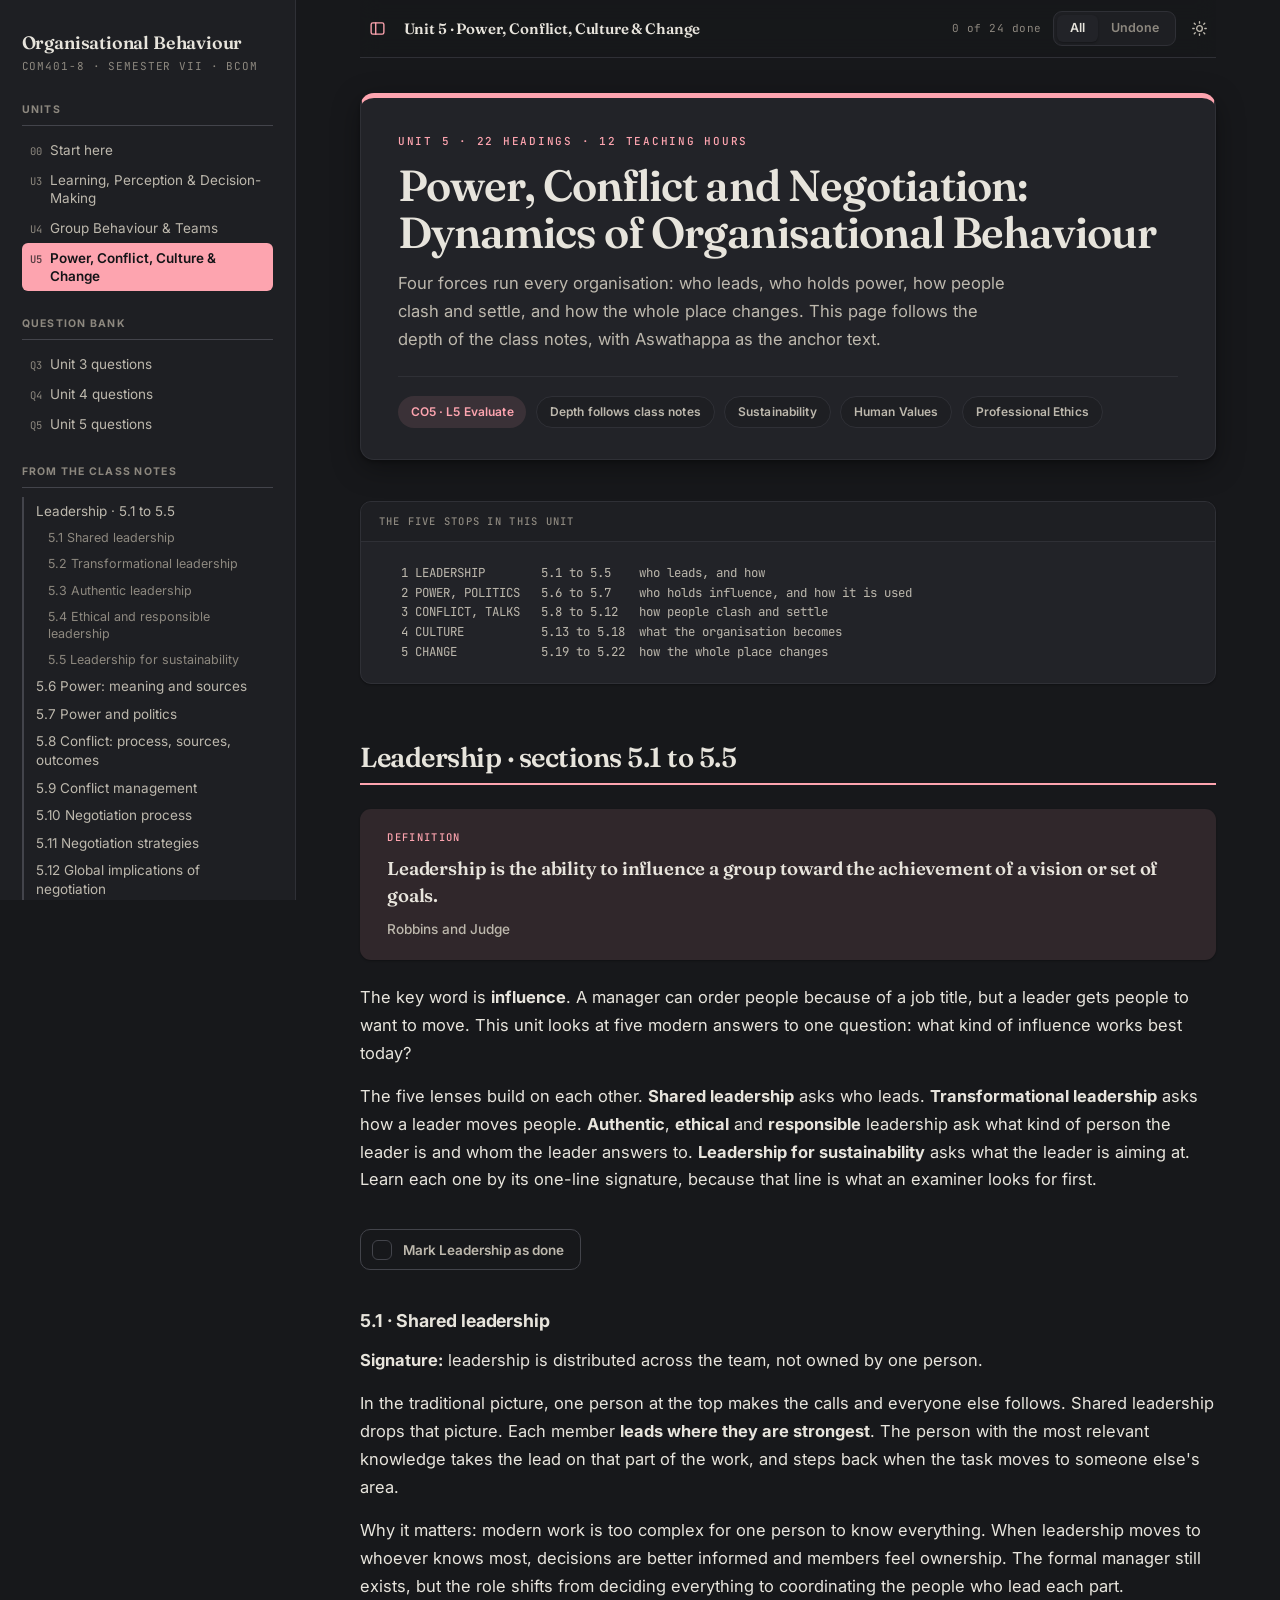
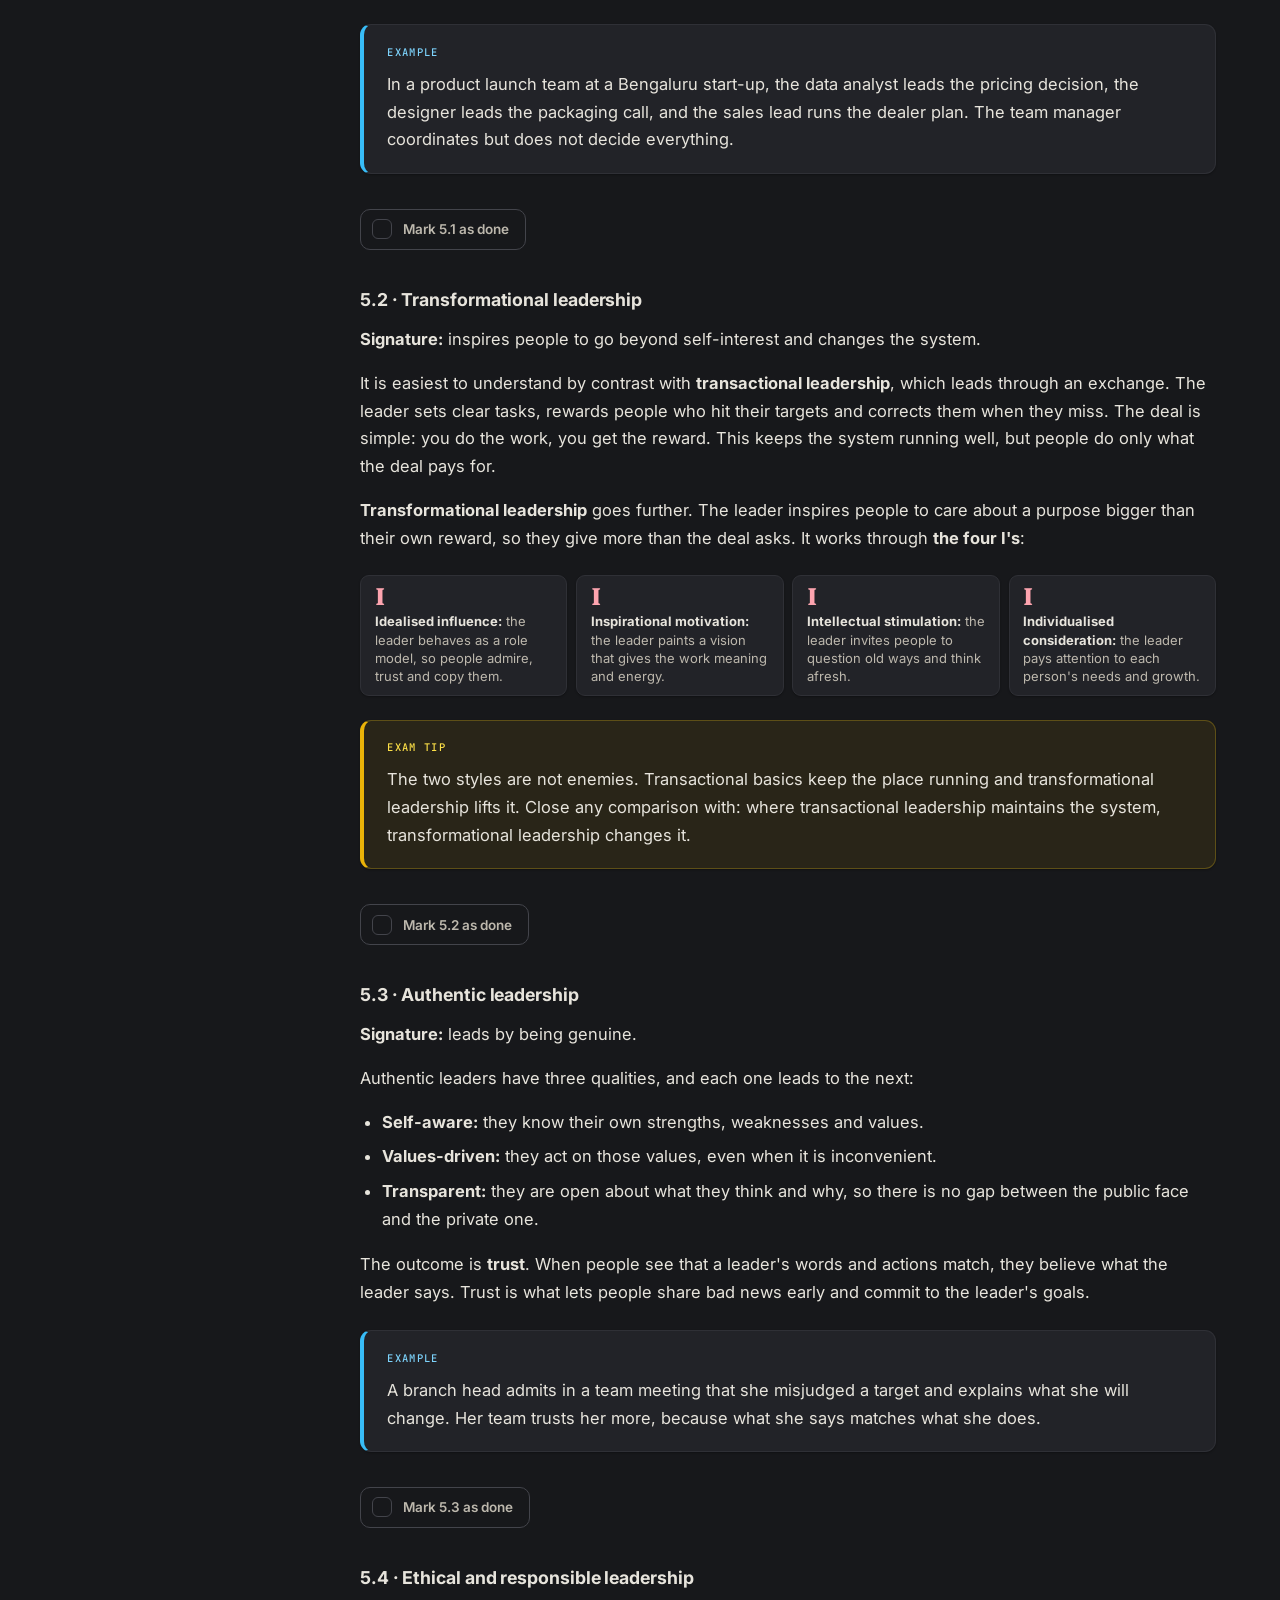
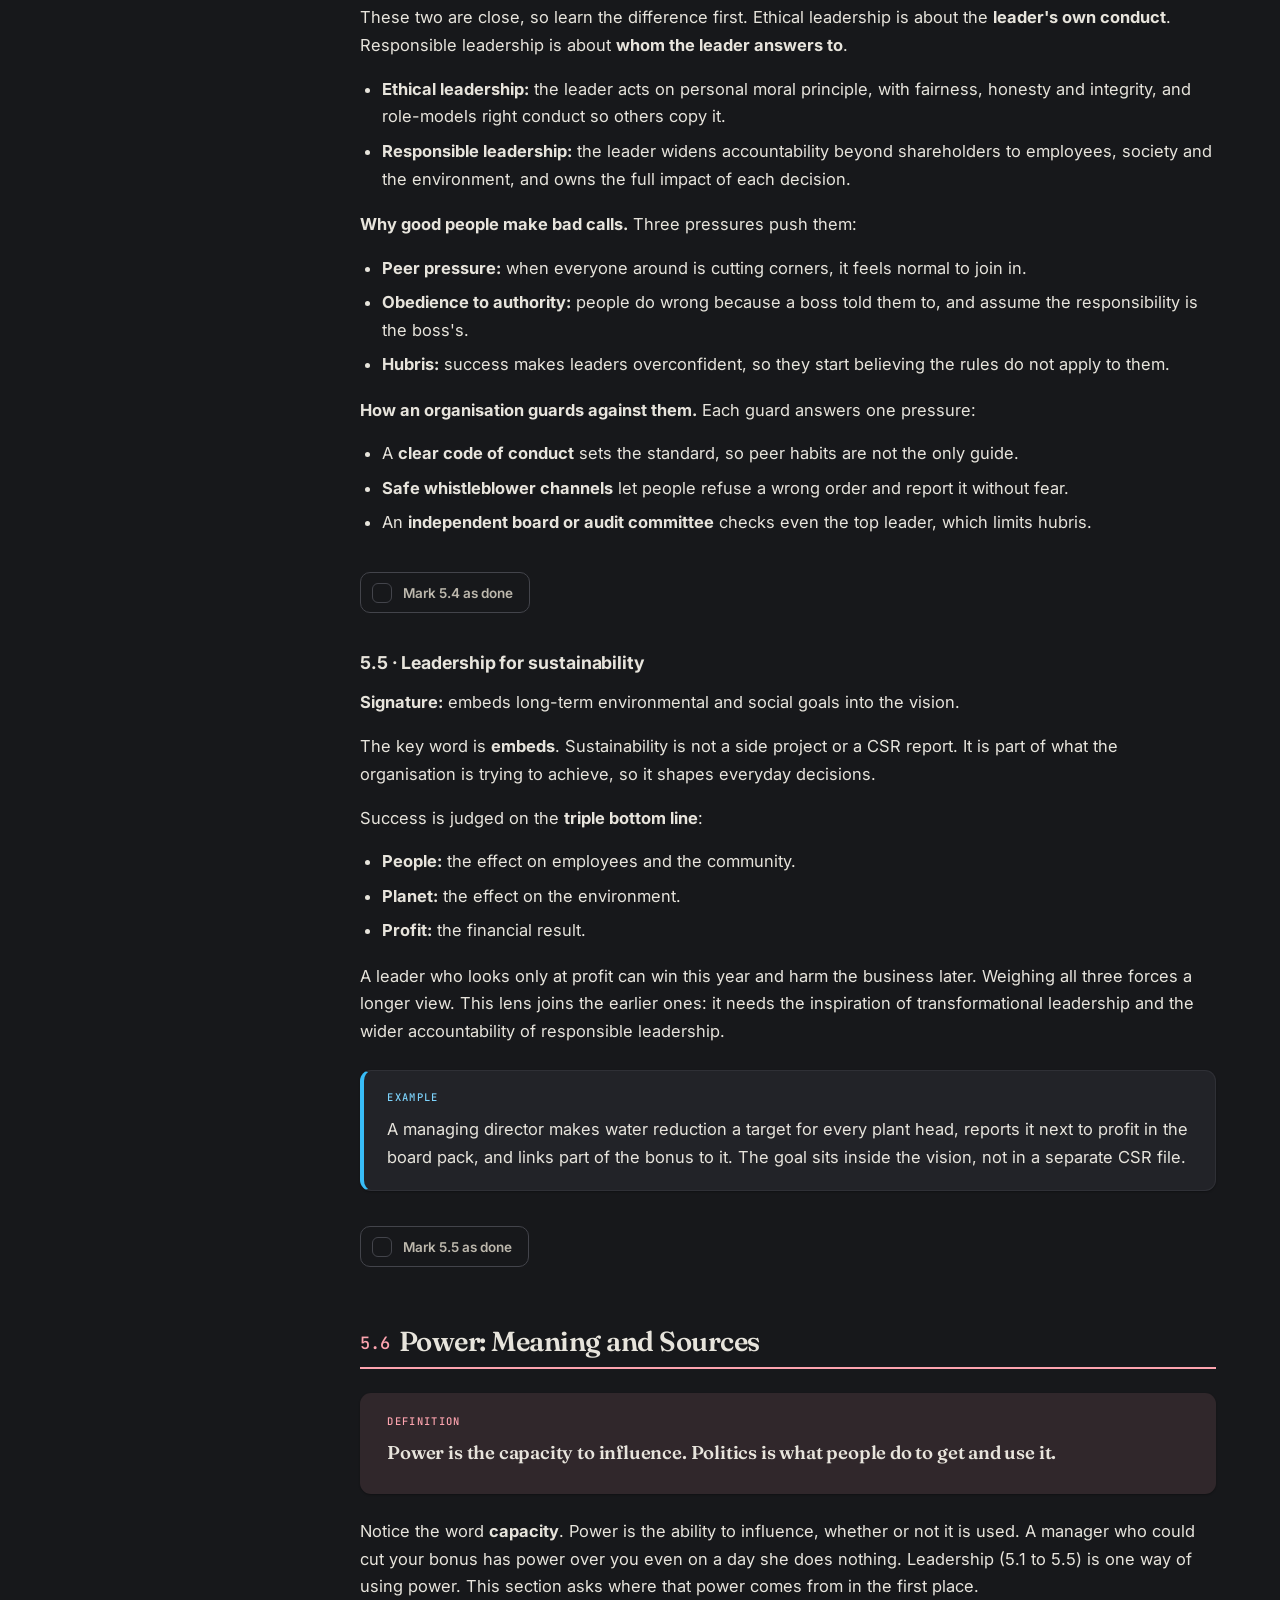
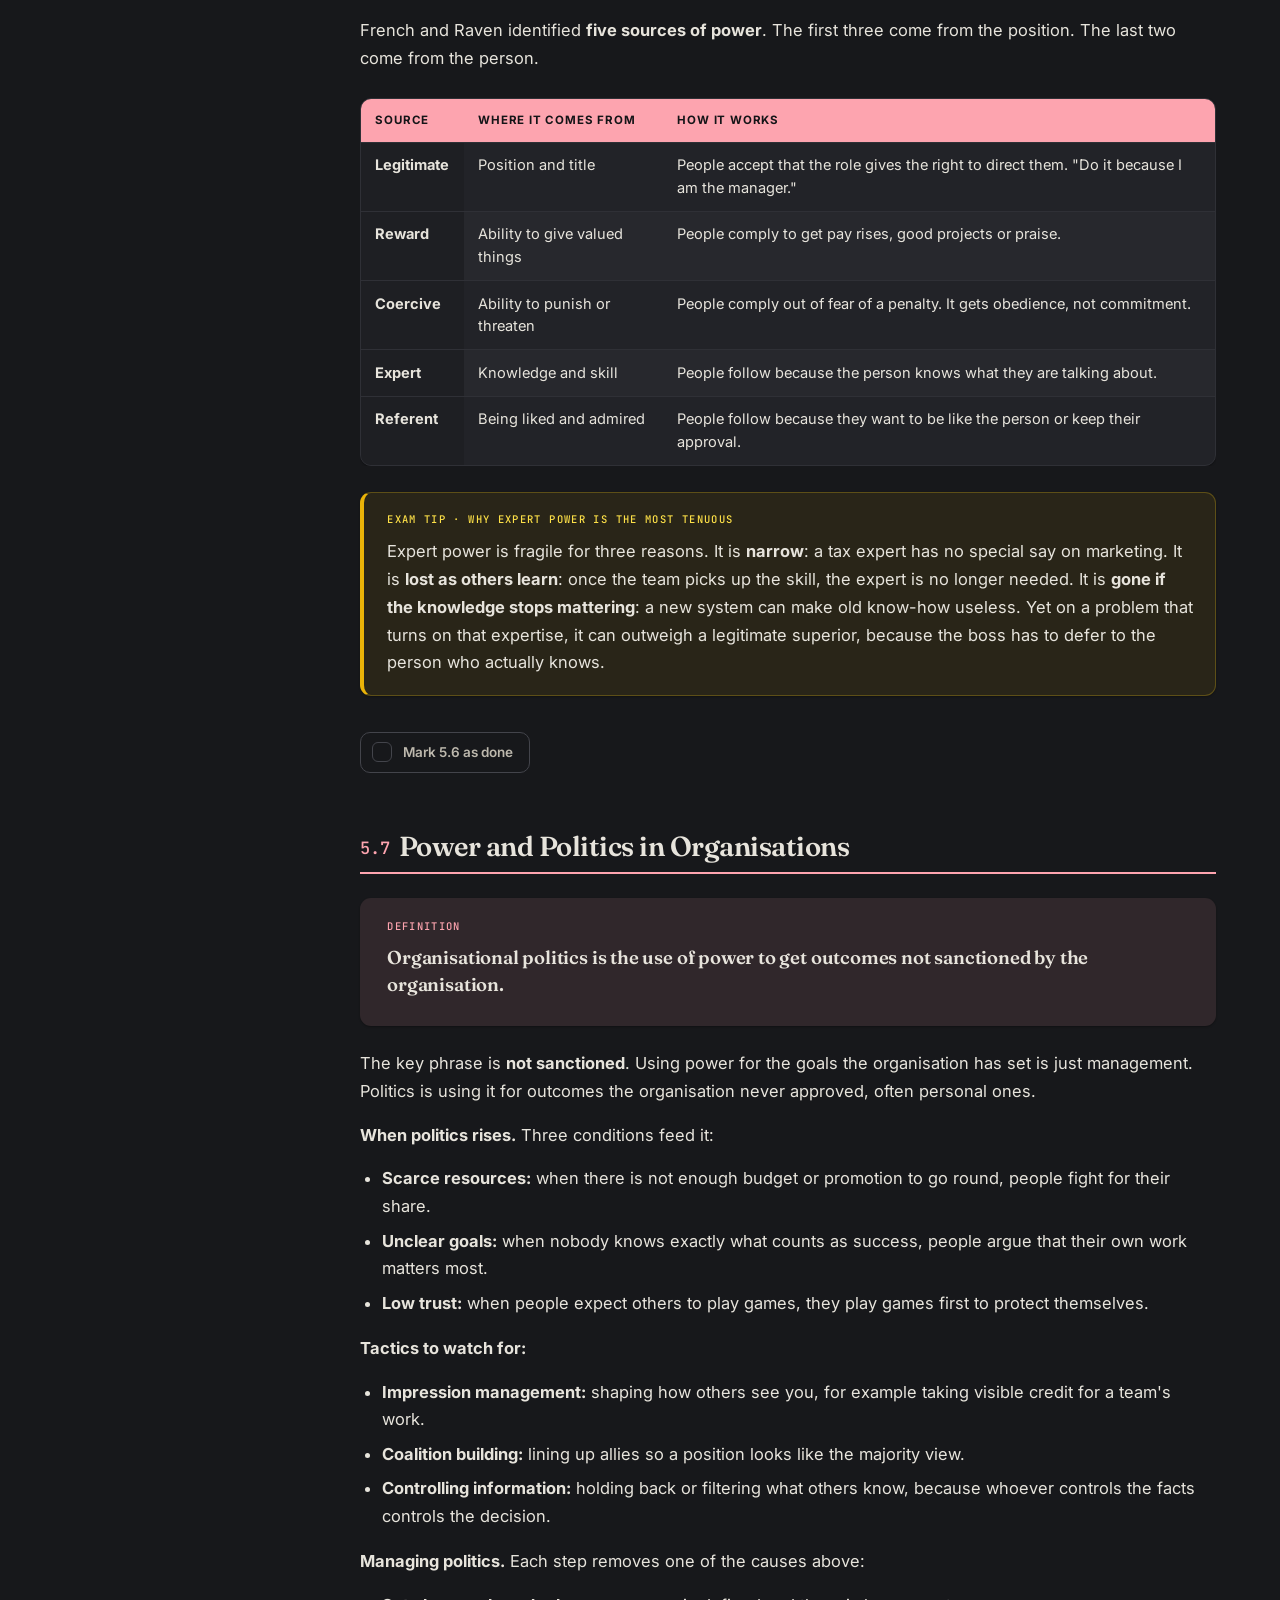
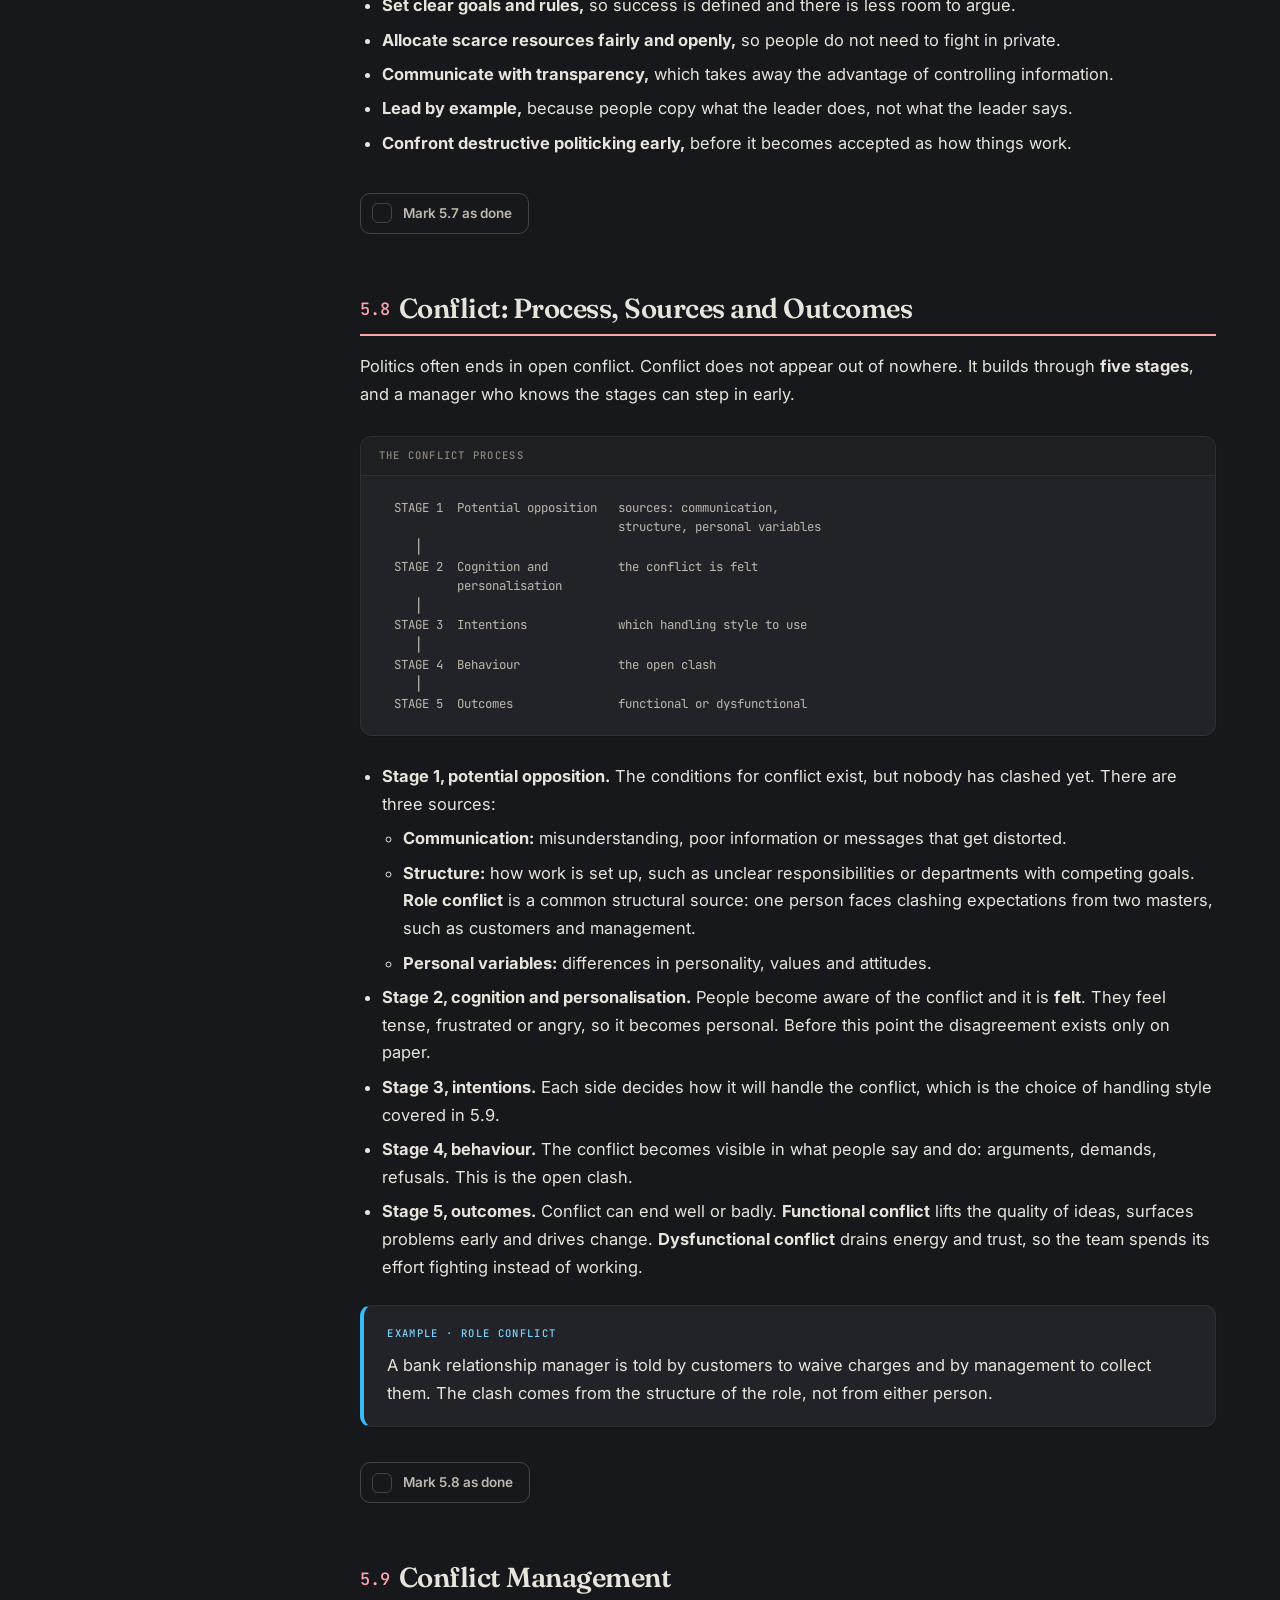
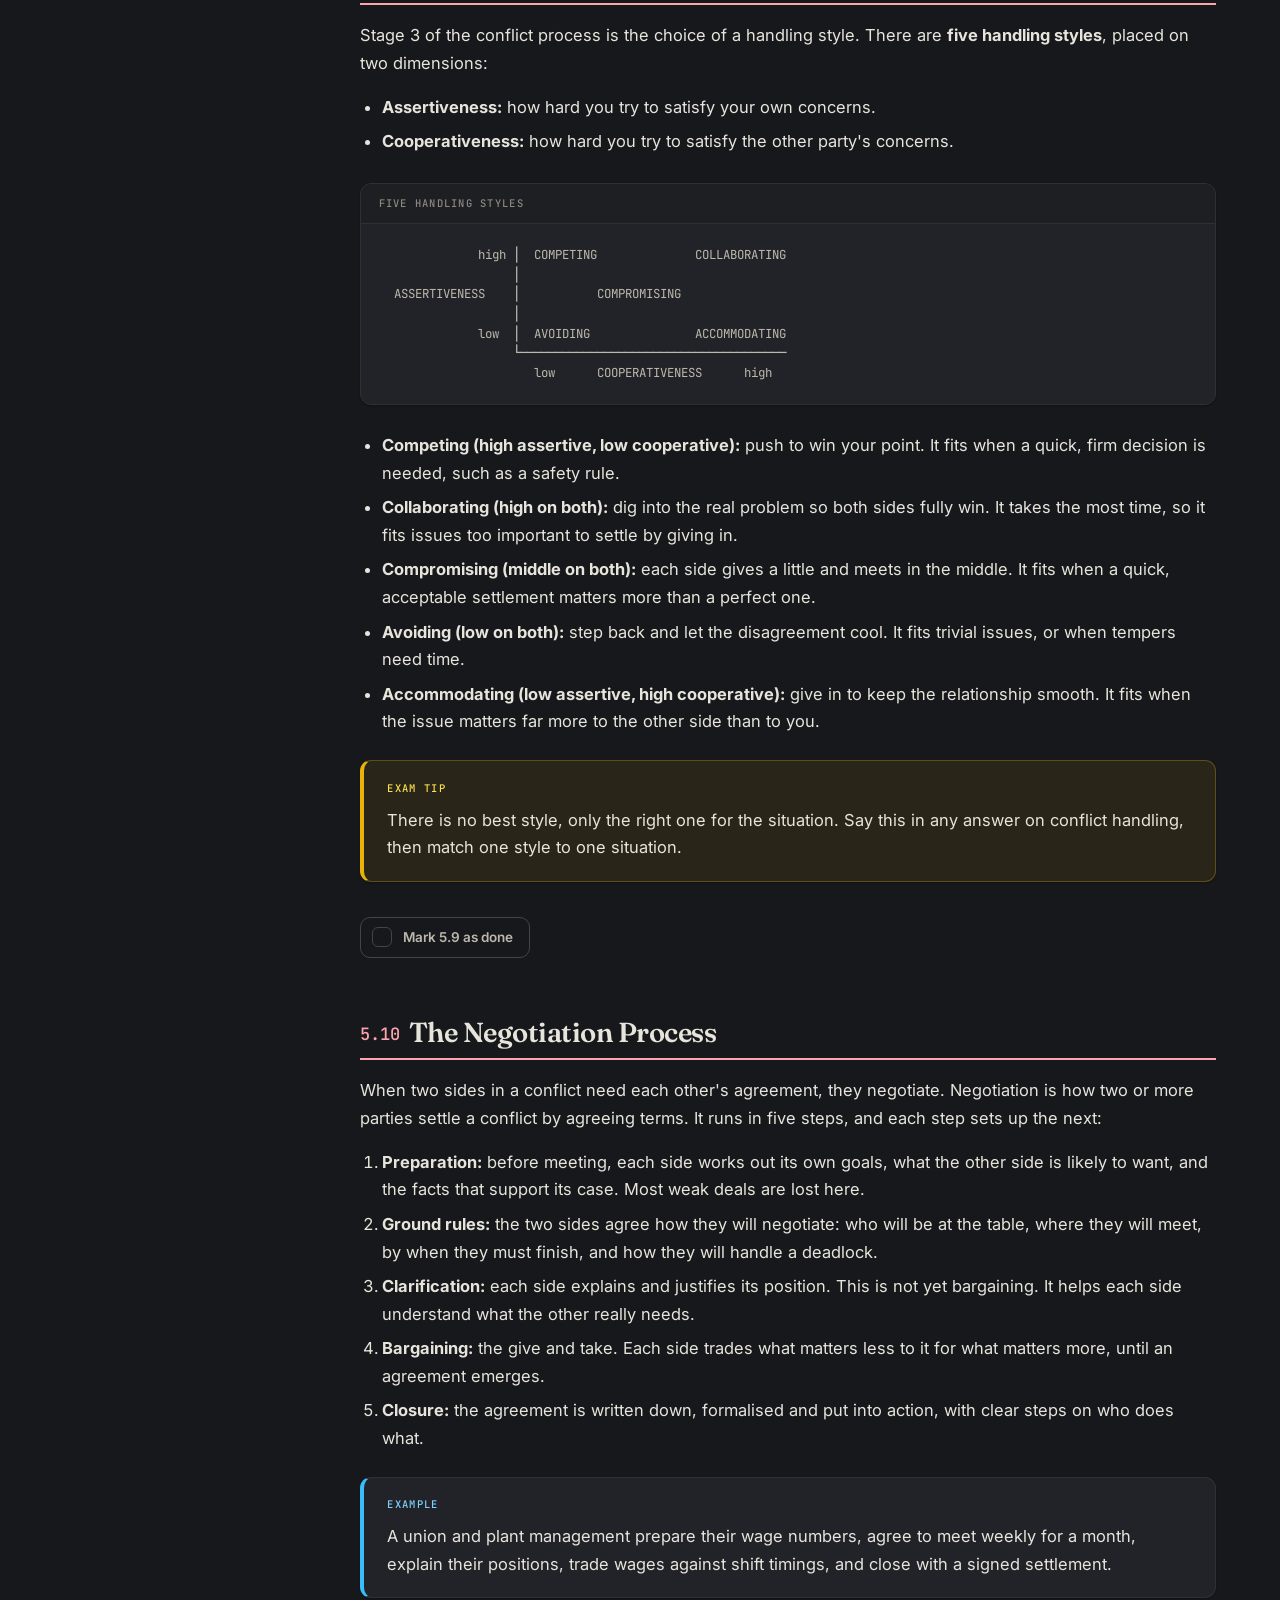
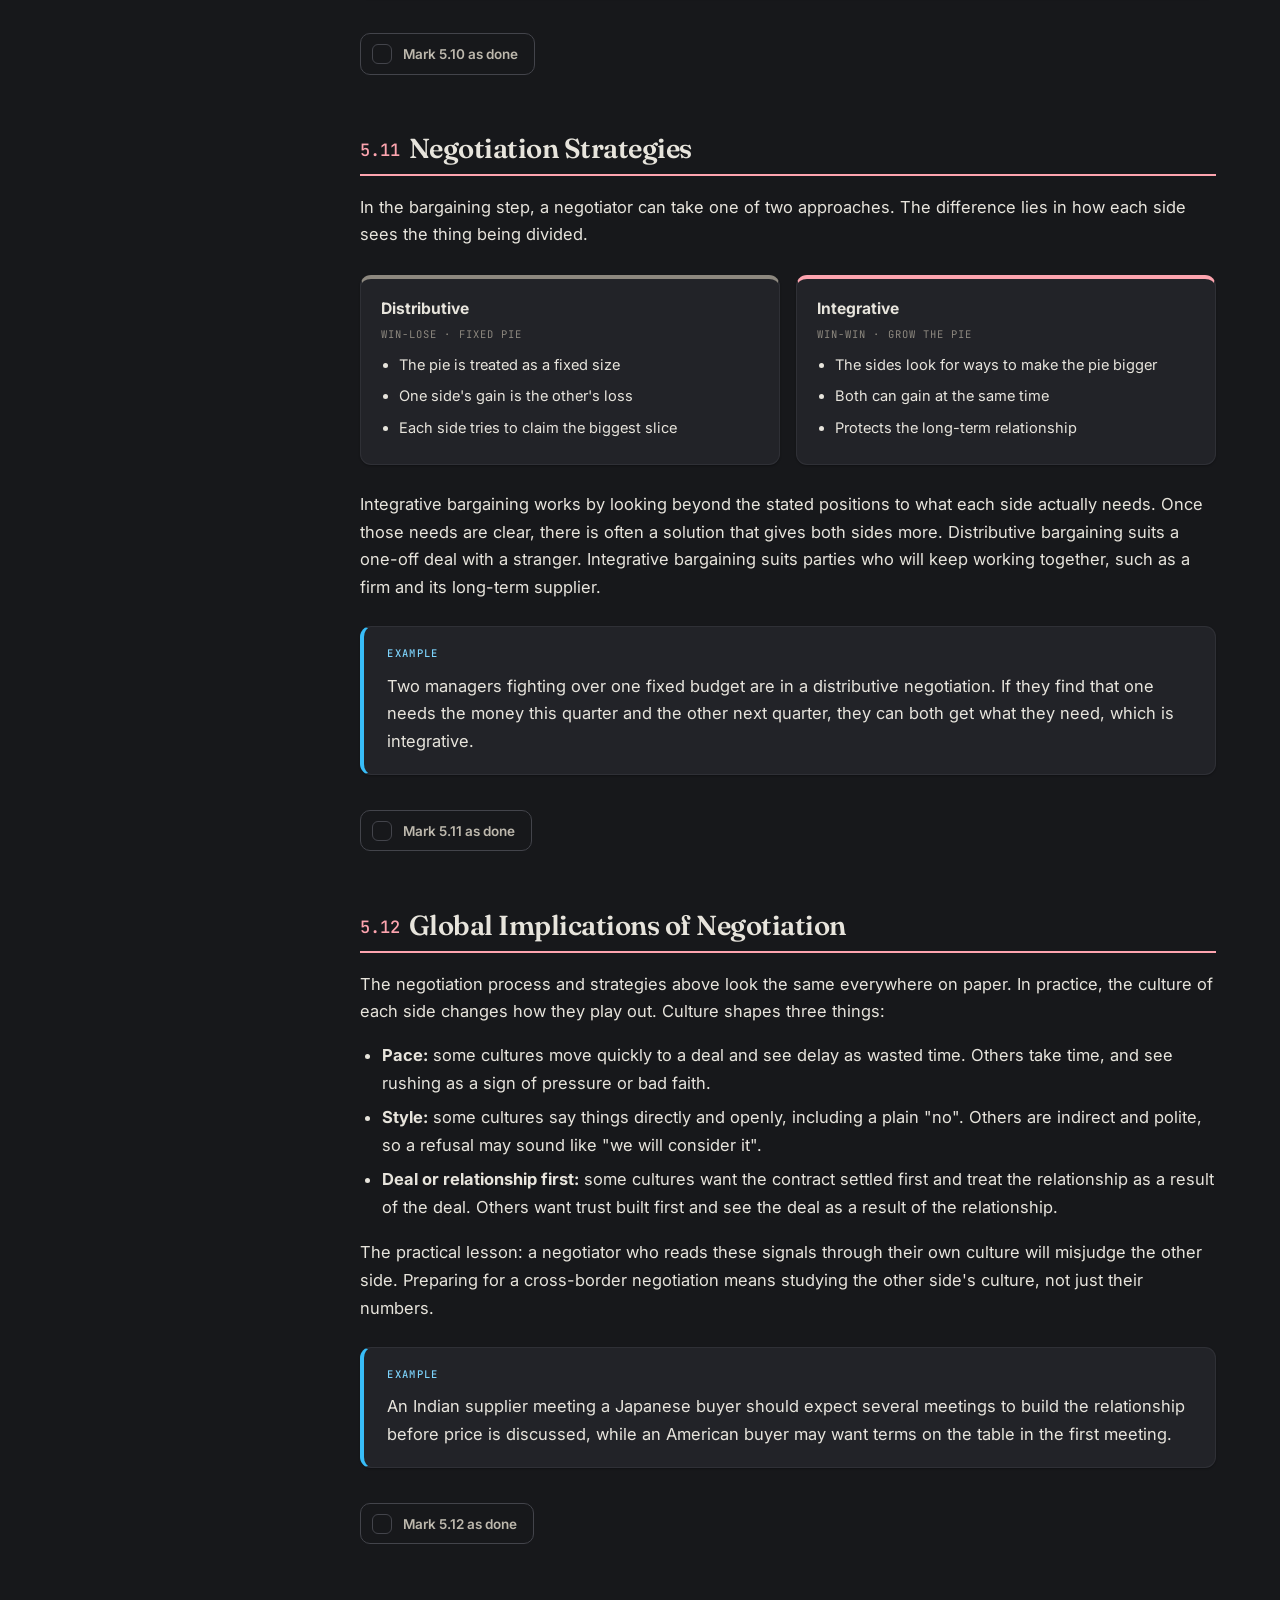
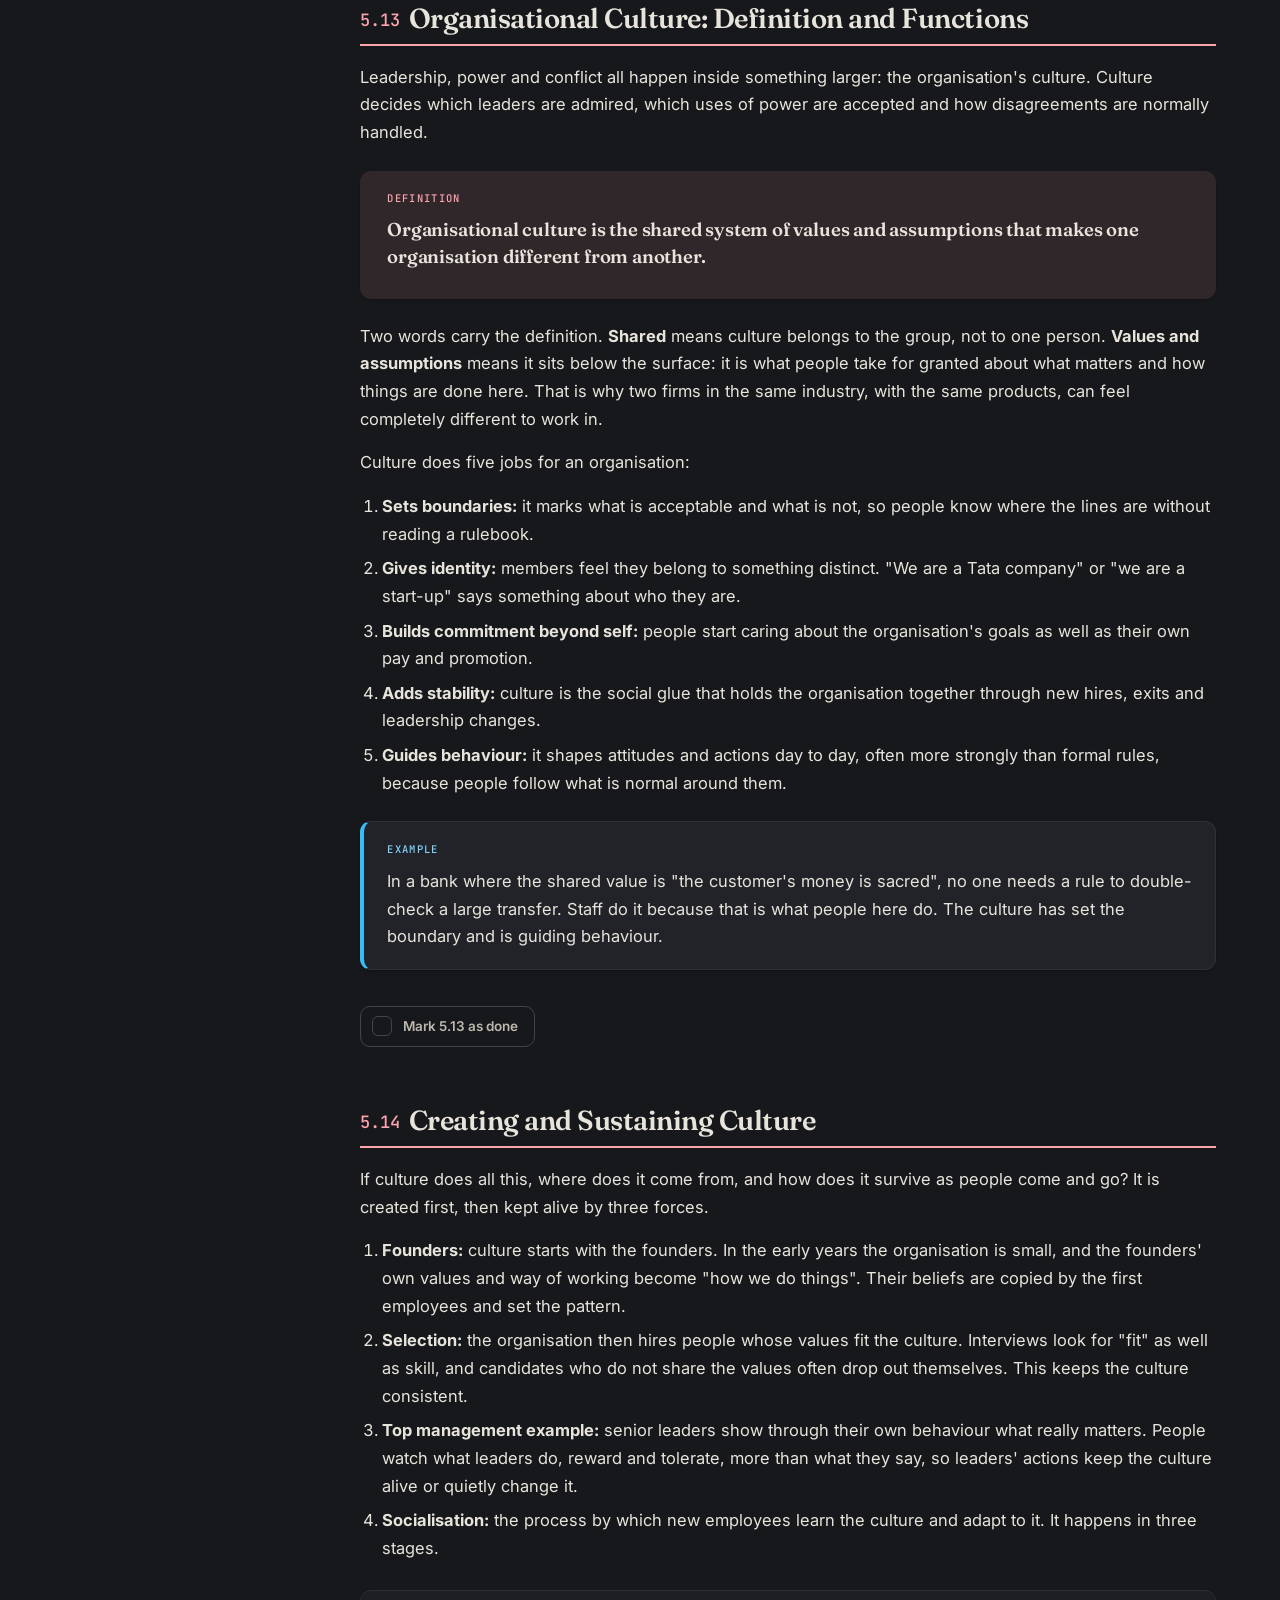
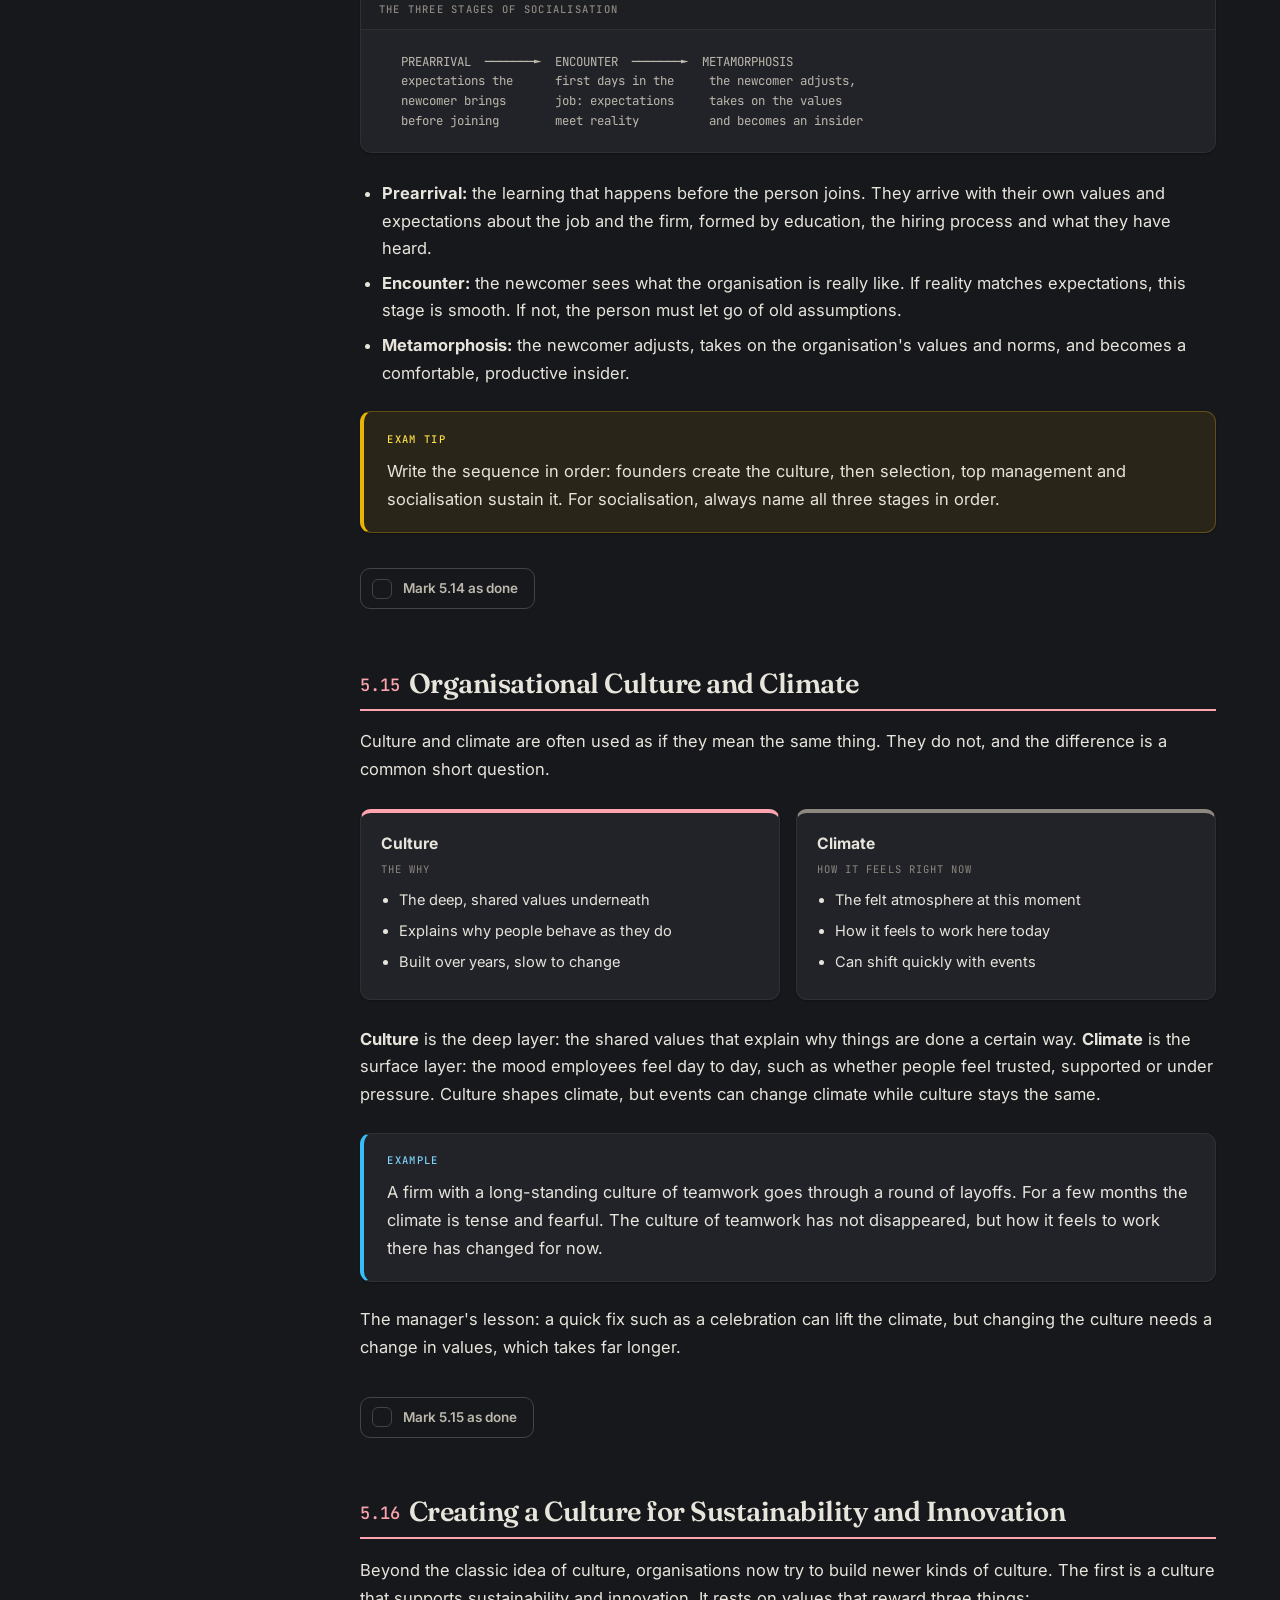
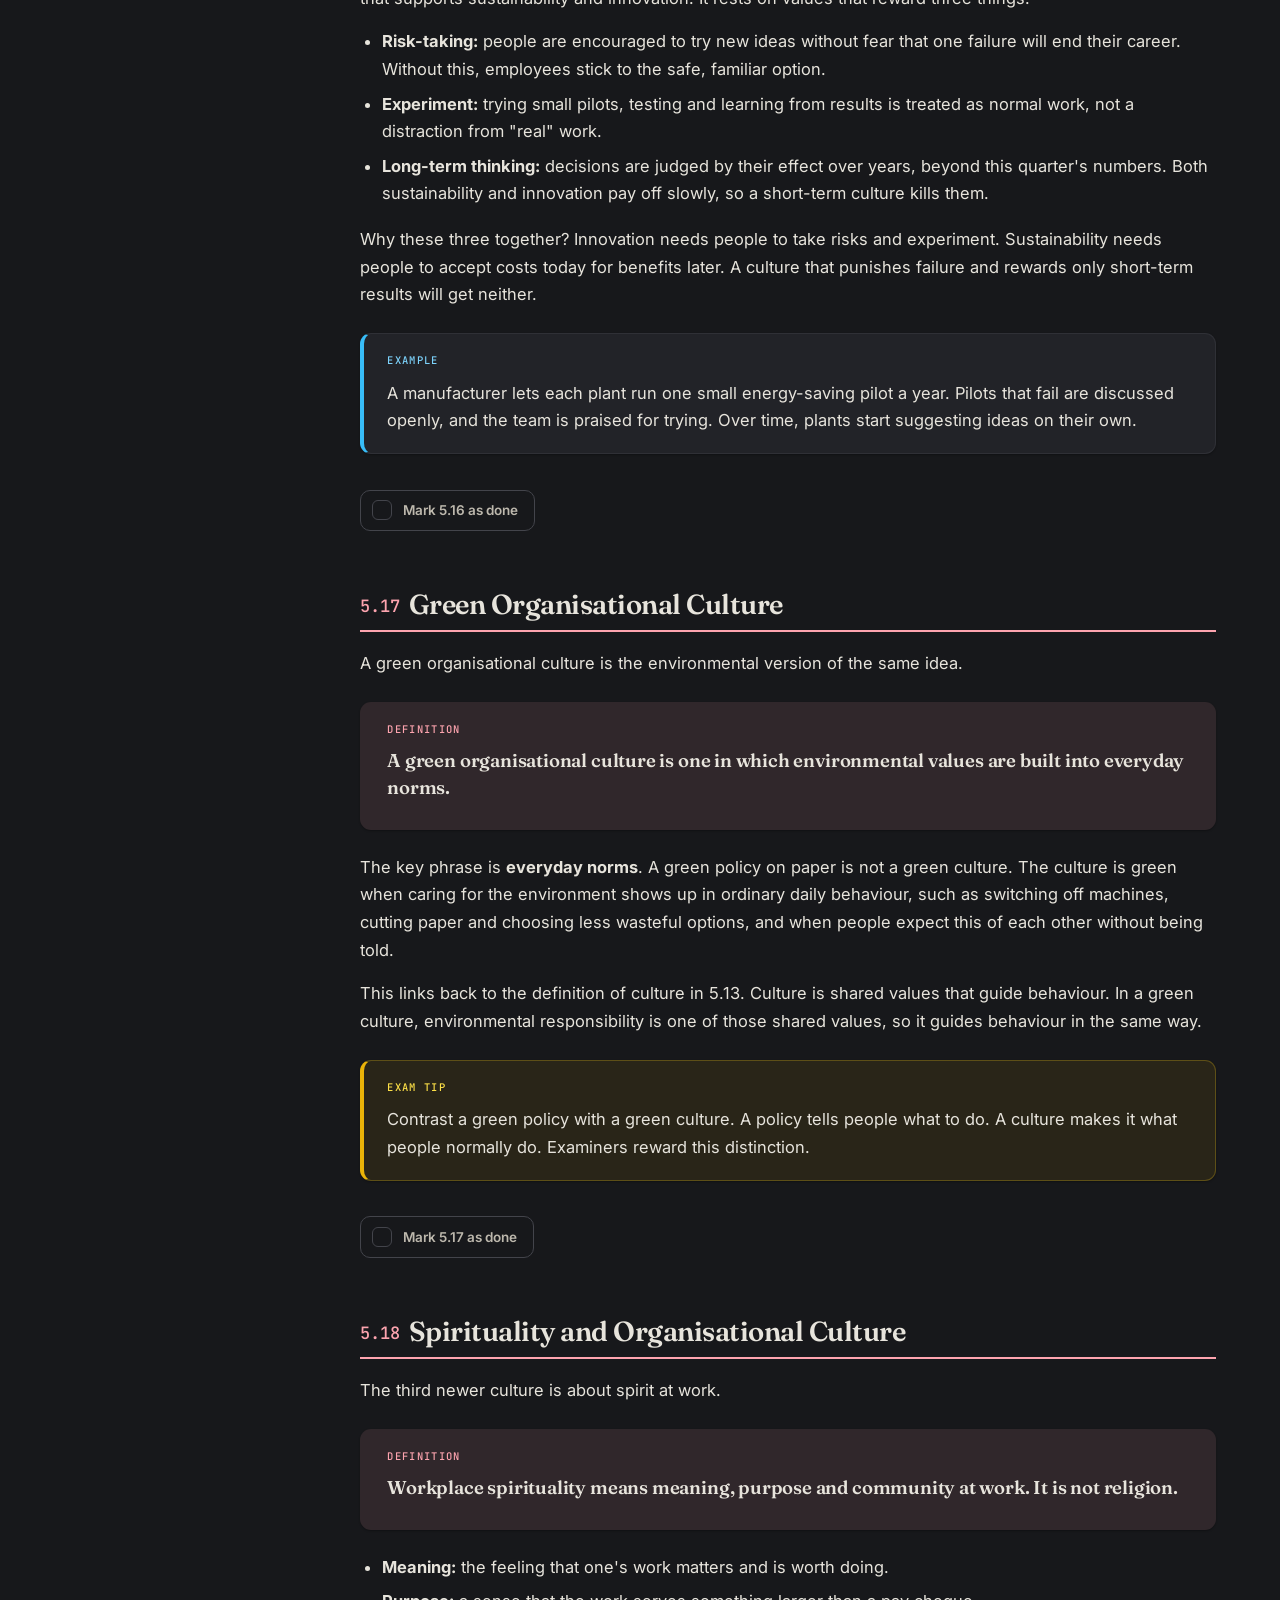
<file: unit5.html>
<!DOCTYPE html>
<html lang="en">
<head>
<meta charset="utf-8">
<meta name="viewport" content="width=device-width, initial-scale=1">
<title>Unit 5 · Power, Conflict, Culture &amp; Change · COM401-8</title>
<link rel="stylesheet" href="assets/style.css?v=4">
<script src="assets/study.js?v=4"></script>
</head>
<body data-unit="5">
<div class="shell">

<aside class="sidebar">
  <a class="side-brand" href="index.html">Organisational Behaviour</a>
  <div class="side-code">COM401-8 · Semester VII · BCom</div>

  <div class="side-group">
    <h4>Units</h4>
    <a class="side-unit" href="index.html"><span class="su-n">00</span><span>Start here</span></a>
    <a class="side-unit" href="unit3.html"><span class="su-n">U3</span><span>Learning, Perception &amp; Decision-Making</span></a>
    <a class="side-unit" href="unit4.html"><span class="su-n">U4</span><span>Group Behaviour &amp; Teams</span></a>
    <a class="side-unit current" href="unit5.html"><span class="su-n">U5</span><span>Power, Conflict, Culture &amp; Change</span></a>
  </div>

  <div class="side-group">
    <h4>Question bank</h4>
    <a class="side-unit" href="qbank-unit3.html"><span class="su-n">Q3</span><span>Unit 3 questions</span></a>
    <a class="side-unit" href="qbank-unit4.html"><span class="su-n">Q4</span><span>Unit 4 questions</span></a>
    <a class="side-unit" href="qbank-unit5.html"><span class="su-n">Q5</span><span>Unit 5 questions</span></a>
  </div>

  <div class="side-group">
    <h4>From the class notes</h4>
    <ul class="side-toc">
      <li><a href="#lead">Leadership · 5.1 to 5.5</a></li>
      <li class="sub"><a href="#s1">5.1 Shared leadership</a></li>
      <li class="sub"><a href="#s2">5.2 Transformational leadership</a></li>
      <li class="sub"><a href="#s3">5.3 Authentic leadership</a></li>
      <li class="sub"><a href="#s4">5.4 Ethical and responsible leadership</a></li>
      <li class="sub"><a href="#s5">5.5 Leadership for sustainability</a></li>
      <li><a href="#s6">5.6 Power: meaning and sources</a></li>
      <li><a href="#s7">5.7 Power and politics</a></li>
      <li><a href="#s8">5.8 Conflict: process, sources, outcomes</a></li>
      <li><a href="#s9">5.9 Conflict management</a></li>
      <li><a href="#s10">5.10 Negotiation process</a></li>
      <li><a href="#s11">5.11 Negotiation strategies</a></li>
      <li><a href="#s12">5.12 Global implications of negotiation</a></li>
      <li><a href="#s13">5.13 Culture: definition and functions</a></li>
      <li><a href="#s14">5.14 Creating and sustaining culture</a></li>
      <li><a href="#s15">5.15 Culture and climate</a></li>
      <li><a href="#s16">5.16 Culture for sustainability and innovation</a></li>
      <li><a href="#s17">5.17 Green organisational culture</a></li>
      <li><a href="#s18">5.18 Spirituality and culture</a></li>
      <li><a href="#s19">5.19 Change: meaning and forces</a></li>
      <li><a href="#s20">5.20 Resistance to change</a></li>
      <li><a href="#s21">5.21 Approaches to managing change</a></li>
      <li><a href="#s22">5.22 Behavioural change for sustainability</a></li>
      <li><a href="#revision">Revision and case practice</a></li>
    </ul>
  </div>
</aside>

<main>
<div class="wrap">

  <header class="masthead">
    <div class="mh-eyebrow">Unit 5 · 22 headings · 12 teaching hours</div>
    <h1>Power, Conflict and Negotiation: Dynamics of Organisational Behaviour</h1>
    <p class="mh-sub">Four forces run every organisation: who leads, who holds power, how people clash and settle, and how the whole place changes. This page follows the depth of the class notes, with Aswathappa as the anchor text.</p>
    <div class="mh-meta">
      <span class="chip">CO5 · L5 Evaluate</span>
      <span class="chip plain">Depth follows class notes</span>
      <span class="chip plain">Sustainability</span>
      <span class="chip plain">Human Values</span>
      <span class="chip plain">Professional Ethics</span>
    </div>
  </header>

  <figure class="dia">
    <figcaption>The five stops in this unit</figcaption>
<pre>
   1 LEADERSHIP        5.1 to 5.5    who leads, and how
   2 POWER, POLITICS   5.6 to 5.7    who holds influence, and how it is used
   3 CONFLICT, TALKS   5.8 to 5.12   how people clash and settle
   4 CULTURE           5.13 to 5.18  what the organisation becomes
   5 CHANGE            5.19 to 5.22  how the whole place changes
</pre>
  </figure>

  <!-- ============ LEADERSHIP ============ -->
  <h2 class="sec" id="lead">Leadership · sections 5.1 to 5.5</h2>

  <div class="box def">
    <span class="box-label">Definition</span>
    <p class="quote">Leadership is the ability to influence a group toward the achievement of a vision or set of goals.</p>
    <cite>Robbins and Judge</cite>
  </div>

  <p>The key word is <strong>influence</strong>. A manager can order people because of a job title, but a leader gets people to want to move. This unit looks at five modern answers to one question: what kind of influence works best today?</p>
  <p>The five lenses build on each other. <strong>Shared leadership</strong> asks who leads. <strong>Transformational leadership</strong> asks how a leader moves people. <strong>Authentic</strong>, <strong>ethical</strong> and <strong>responsible</strong> leadership ask what kind of person the leader is and whom the leader answers to. <strong>Leadership for sustainability</strong> asks what the leader is aiming at. Learn each one by its one-line signature, because that line is what an examiner looks for first.</p>

  <!-- ============ 5.1 ============ -->
  <h3 id="s1">5.1 · Shared leadership</h3>

  <p><strong>Signature:</strong> leadership is distributed across the team, not owned by one person.</p>
  <p>In the traditional picture, one person at the top makes the calls and everyone else follows. Shared leadership drops that picture. Each member <strong>leads where they are strongest</strong>. The person with the most relevant knowledge takes the lead on that part of the work, and steps back when the task moves to someone else's area.</p>
  <p>Why it matters: modern work is too complex for one person to know everything. When leadership moves to whoever knows most, decisions are better informed and members feel ownership. The formal manager still exists, but the role shifts from deciding everything to coordinating the people who lead each part.</p>

  <div class="box eg">
    <span class="box-label">Example</span>
    <p>In a product launch team at a Bengaluru start-up, the data analyst leads the pricing decision, the designer leads the packaging call, and the sales lead runs the dealer plan. The team manager coordinates but does not decide everything.</p>
  </div>

  <!-- ============ 5.2 ============ -->
  <h3 id="s2">5.2 · Transformational leadership</h3>

  <p><strong>Signature:</strong> inspires people to go beyond self-interest and changes the system.</p>
  <p>It is easiest to understand by contrast with <strong>transactional leadership</strong>, which leads through an exchange. The leader sets clear tasks, rewards people who hit their targets and corrects them when they miss. The deal is simple: you do the work, you get the reward. This keeps the system running well, but people do only what the deal pays for.</p>
  <p><strong>Transformational leadership</strong> goes further. The leader inspires people to care about a purpose bigger than their own reward, so they give more than the deal asks. It works through <strong>the four I's</strong>:</p>

  <div class="mnemonic">
    <div class="mn"><b>I</b><span><strong>Idealised influence:</strong> the leader behaves as a role model, so people admire, trust and copy them.</span></div>
    <div class="mn"><b>I</b><span><strong>Inspirational motivation:</strong> the leader paints a vision that gives the work meaning and energy.</span></div>
    <div class="mn"><b>I</b><span><strong>Intellectual stimulation:</strong> the leader invites people to question old ways and think afresh.</span></div>
    <div class="mn"><b>I</b><span><strong>Individualised consideration:</strong> the leader pays attention to each person's needs and growth.</span></div>
  </div>

  <div class="box exam">
    <span class="box-label">Exam tip</span>
    <p>The two styles are not enemies. Transactional basics keep the place running and transformational leadership lifts it. Close any comparison with: where transactional leadership maintains the system, transformational leadership changes it.</p>
  </div>

  <!-- ============ 5.3 ============ -->
  <h3 id="s3">5.3 · Authentic leadership</h3>

  <p><strong>Signature:</strong> leads by being genuine.</p>
  <p>Authentic leaders have three qualities, and each one leads to the next:</p>
  <ul>
    <li><strong>Self-aware:</strong> they know their own strengths, weaknesses and values.</li>
    <li><strong>Values-driven:</strong> they act on those values, even when it is inconvenient.</li>
    <li><strong>Transparent:</strong> they are open about what they think and why, so there is no gap between the public face and the private one.</li>
  </ul>
  <p>The outcome is <strong>trust</strong>. When people see that a leader's words and actions match, they believe what the leader says. Trust is what lets people share bad news early and commit to the leader's goals.</p>

  <div class="box eg">
    <span class="box-label">Example</span>
    <p>A branch head admits in a team meeting that she misjudged a target and explains what she will change. Her team trusts her more, because what she says matches what she does.</p>
  </div>

  <!-- ============ 5.4 ============ -->
  <h3 id="s4">5.4 · Ethical and responsible leadership</h3>

  <p>These two are close, so learn the difference first. Ethical leadership is about the <strong>leader's own conduct</strong>. Responsible leadership is about <strong>whom the leader answers to</strong>.</p>
  <ul>
    <li><strong>Ethical leadership:</strong> the leader acts on personal moral principle, with fairness, honesty and integrity, and role-models right conduct so others copy it.</li>
    <li><strong>Responsible leadership:</strong> the leader widens accountability beyond shareholders to employees, society and the environment, and owns the full impact of each decision.</li>
  </ul>
  <p><strong>Why good people make bad calls.</strong> Three pressures push them:</p>
  <ul>
    <li><strong>Peer pressure:</strong> when everyone around is cutting corners, it feels normal to join in.</li>
    <li><strong>Obedience to authority:</strong> people do wrong because a boss told them to, and assume the responsibility is the boss's.</li>
    <li><strong>Hubris:</strong> success makes leaders overconfident, so they start believing the rules do not apply to them.</li>
  </ul>
  <p><strong>How an organisation guards against them.</strong> Each guard answers one pressure:</p>
  <ul>
    <li>A <strong>clear code of conduct</strong> sets the standard, so peer habits are not the only guide.</li>
    <li><strong>Safe whistleblower channels</strong> let people refuse a wrong order and report it without fear.</li>
    <li>An <strong>independent board or audit committee</strong> checks even the top leader, which limits hubris.</li>
  </ul>

  <!-- ============ 5.5 ============ -->
  <h3 id="s5">5.5 · Leadership for sustainability</h3>

  <p><strong>Signature:</strong> embeds long-term environmental and social goals into the vision.</p>
  <p>The key word is <strong>embeds</strong>. Sustainability is not a side project or a CSR report. It is part of what the organisation is trying to achieve, so it shapes everyday decisions.</p>
  <p>Success is judged on the <strong>triple bottom line</strong>:</p>
  <ul>
    <li><strong>People:</strong> the effect on employees and the community.</li>
    <li><strong>Planet:</strong> the effect on the environment.</li>
    <li><strong>Profit:</strong> the financial result.</li>
  </ul>
  <p>A leader who looks only at profit can win this year and harm the business later. Weighing all three forces a longer view. This lens joins the earlier ones: it needs the inspiration of transformational leadership and the wider accountability of responsible leadership.</p>

  <div class="box eg">
    <span class="box-label">Example</span>
    <p>A managing director makes water reduction a target for every plant head, reports it next to profit in the board pack, and links part of the bonus to it. The goal sits inside the vision, not in a separate CSR file.</p>
  </div>

  <!-- ============ 5.6 ============ -->
  <h2 class="sec" id="s6"><span class="num">5.6</span>Power: Meaning and Sources</h2>

  <div class="box def">
    <span class="box-label">Definition</span>
    <p class="quote">Power is the capacity to influence. Politics is what people do to get and use it.</p>
  </div>

  <p>Notice the word <strong>capacity</strong>. Power is the ability to influence, whether or not it is used. A manager who could cut your bonus has power over you even on a day she does nothing. Leadership (5.1 to 5.5) is one way of using power. This section asks where that power comes from in the first place.</p>
  <p>French and Raven identified <strong>five sources of power</strong>. The first three come from the position. The last two come from the person.</p>

  <div class="tbl-scroll">
  <table>
    <thead><tr><th>Source</th><th>Where it comes from</th><th>How it works</th></tr></thead>
    <tbody>
      <tr><th>Legitimate</th><td>Position and title</td><td>People accept that the role gives the right to direct them. "Do it because I am the manager."</td></tr>
      <tr><th>Reward</th><td>Ability to give valued things</td><td>People comply to get pay rises, good projects or praise.</td></tr>
      <tr><th>Coercive</th><td>Ability to punish or threaten</td><td>People comply out of fear of a penalty. It gets obedience, not commitment.</td></tr>
      <tr><th>Expert</th><td>Knowledge and skill</td><td>People follow because the person knows what they are talking about.</td></tr>
      <tr><th>Referent</th><td>Being liked and admired</td><td>People follow because they want to be like the person or keep their approval.</td></tr>
    </tbody>
  </table>
  </div>

  <div class="box exam">
    <span class="box-label">Exam tip · why expert power is the most tenuous</span>
    <p>Expert power is fragile for three reasons. It is <strong>narrow</strong>: a tax expert has no special say on marketing. It is <strong>lost as others learn</strong>: once the team picks up the skill, the expert is no longer needed. It is <strong>gone if the knowledge stops mattering</strong>: a new system can make old know-how useless. Yet on a problem that turns on that expertise, it can outweigh a legitimate superior, because the boss has to defer to the person who actually knows.</p>
  </div>

  <!-- ============ 5.7 ============ -->
  <h2 class="sec" id="s7"><span class="num">5.7</span>Power and Politics in Organisations</h2>

  <div class="box def">
    <span class="box-label">Definition</span>
    <p class="quote">Organisational politics is the use of power to get outcomes not sanctioned by the organisation.</p>
  </div>

  <p>The key phrase is <strong>not sanctioned</strong>. Using power for the goals the organisation has set is just management. Politics is using it for outcomes the organisation never approved, often personal ones.</p>

  <p><strong>When politics rises.</strong> Three conditions feed it:</p>
  <ul>
    <li><strong>Scarce resources:</strong> when there is not enough budget or promotion to go round, people fight for their share.</li>
    <li><strong>Unclear goals:</strong> when nobody knows exactly what counts as success, people argue that their own work matters most.</li>
    <li><strong>Low trust:</strong> when people expect others to play games, they play games first to protect themselves.</li>
  </ul>

  <p><strong>Tactics to watch for:</strong></p>
  <ul>
    <li><strong>Impression management:</strong> shaping how others see you, for example taking visible credit for a team's work.</li>
    <li><strong>Coalition building:</strong> lining up allies so a position looks like the majority view.</li>
    <li><strong>Controlling information:</strong> holding back or filtering what others know, because whoever controls the facts controls the decision.</li>
  </ul>

  <p><strong>Managing politics.</strong> Each step removes one of the causes above:</p>
  <ul>
    <li><strong>Set clear goals and rules,</strong> so success is defined and there is less room to argue.</li>
    <li><strong>Allocate scarce resources fairly and openly,</strong> so people do not need to fight in private.</li>
    <li><strong>Communicate with transparency,</strong> which takes away the advantage of controlling information.</li>
    <li><strong>Lead by example,</strong> because people copy what the leader does, not what the leader says.</li>
    <li><strong>Confront destructive politicking early,</strong> before it becomes accepted as how things work.</li>
  </ul>

  <!-- ============ 5.8 ============ -->
  <h2 class="sec" id="s8"><span class="num">5.8</span>Conflict: Process, Sources and Outcomes</h2>

  <p>Politics often ends in open conflict. Conflict does not appear out of nowhere. It builds through <strong>five stages</strong>, and a manager who knows the stages can step in early.</p>

  <figure class="dia">
    <figcaption>The conflict process</figcaption>
<pre>
  STAGE 1  Potential opposition   sources: communication,
                                  structure, personal variables
     │
  STAGE 2  Cognition and          the conflict is felt
           personalisation
     │
  STAGE 3  Intentions             which handling style to use
     │
  STAGE 4  Behaviour              the open clash
     │
  STAGE 5  Outcomes               functional or dysfunctional
</pre>
  </figure>

  <ul>
    <li><strong>Stage 1, potential opposition.</strong> The conditions for conflict exist, but nobody has clashed yet. There are three sources:
      <ul>
        <li><strong>Communication:</strong> misunderstanding, poor information or messages that get distorted.</li>
        <li><strong>Structure:</strong> how work is set up, such as unclear responsibilities or departments with competing goals. <strong>Role conflict</strong> is a common structural source: one person faces clashing expectations from two masters, such as customers and management.</li>
        <li><strong>Personal variables:</strong> differences in personality, values and attitudes.</li>
      </ul>
    </li>
    <li><strong>Stage 2, cognition and personalisation.</strong> People become aware of the conflict and it is <strong>felt</strong>. They feel tense, frustrated or angry, so it becomes personal. Before this point the disagreement exists only on paper.</li>
    <li><strong>Stage 3, intentions.</strong> Each side decides how it will handle the conflict, which is the choice of handling style covered in 5.9.</li>
    <li><strong>Stage 4, behaviour.</strong> The conflict becomes visible in what people say and do: arguments, demands, refusals. This is the open clash.</li>
    <li><strong>Stage 5, outcomes.</strong> Conflict can end well or badly. <strong>Functional conflict</strong> lifts the quality of ideas, surfaces problems early and drives change. <strong>Dysfunctional conflict</strong> drains energy and trust, so the team spends its effort fighting instead of working.</li>
  </ul>

  <div class="box eg">
    <span class="box-label">Example · role conflict</span>
    <p>A bank relationship manager is told by customers to waive charges and by management to collect them. The clash comes from the structure of the role, not from either person.</p>
  </div>

  <!-- ============ 5.9 ============ -->
  <h2 class="sec" id="s9"><span class="num">5.9</span>Conflict Management</h2>

  <p>Stage 3 of the conflict process is the choice of a handling style. There are <strong>five handling styles</strong>, placed on two dimensions:</p>
  <ul>
    <li><strong>Assertiveness:</strong> how hard you try to satisfy your own concerns.</li>
    <li><strong>Cooperativeness:</strong> how hard you try to satisfy the other party's concerns.</li>
  </ul>

  <figure class="dia">
    <figcaption>Five handling styles</figcaption>
<pre>
              high │  COMPETING              COLLABORATING
                   │
  ASSERTIVENESS    │           COMPROMISING
                   │
              low  │  AVOIDING               ACCOMMODATING
                   └──────────────────────────────────────
                      low      COOPERATIVENESS      high
</pre>
  </figure>

  <ul>
    <li><strong>Competing (high assertive, low cooperative):</strong> push to win your point. It fits when a quick, firm decision is needed, such as a safety rule.</li>
    <li><strong>Collaborating (high on both):</strong> dig into the real problem so both sides fully win. It takes the most time, so it fits issues too important to settle by giving in.</li>
    <li><strong>Compromising (middle on both):</strong> each side gives a little and meets in the middle. It fits when a quick, acceptable settlement matters more than a perfect one.</li>
    <li><strong>Avoiding (low on both):</strong> step back and let the disagreement cool. It fits trivial issues, or when tempers need time.</li>
    <li><strong>Accommodating (low assertive, high cooperative):</strong> give in to keep the relationship smooth. It fits when the issue matters far more to the other side than to you.</li>
  </ul>

  <div class="box exam">
    <span class="box-label">Exam tip</span>
    <p>There is no best style, only the right one for the situation. Say this in any answer on conflict handling, then match one style to one situation.</p>
  </div>

  <!-- ============ 5.10 ============ -->
  <h2 class="sec" id="s10"><span class="num">5.10</span>The Negotiation Process</h2>

  <p>When two sides in a conflict need each other's agreement, they negotiate. Negotiation is how two or more parties settle a conflict by agreeing terms. It runs in five steps, and each step sets up the next:</p>

  <ol>
    <li><strong>Preparation:</strong> before meeting, each side works out its own goals, what the other side is likely to want, and the facts that support its case. Most weak deals are lost here.</li>
    <li><strong>Ground rules:</strong> the two sides agree how they will negotiate: who will be at the table, where they will meet, by when they must finish, and how they will handle a deadlock.</li>
    <li><strong>Clarification:</strong> each side explains and justifies its position. This is not yet bargaining. It helps each side understand what the other really needs.</li>
    <li><strong>Bargaining:</strong> the give and take. Each side trades what matters less to it for what matters more, until an agreement emerges.</li>
    <li><strong>Closure:</strong> the agreement is written down, formalised and put into action, with clear steps on who does what.</li>
  </ol>

  <div class="box eg">
    <span class="box-label">Example</span>
    <p>A union and plant management prepare their wage numbers, agree to meet weekly for a month, explain their positions, trade wages against shift timings, and close with a signed settlement.</p>
  </div>

  <!-- ============ 5.11 ============ -->
  <h2 class="sec" id="s11"><span class="num">5.11</span>Negotiation Strategies</h2>

  <p>In the bargaining step, a negotiator can take one of two approaches. The difference lies in how each side sees the thing being divided.</p>

  <div class="compare">
    <div class="cmp alt">
      <h5>Distributive</h5>
      <span class="cmp-tag">Win-lose · fixed pie</span>
      <ul>
        <li>The pie is treated as a fixed size</li>
        <li>One side's gain is the other's loss</li>
        <li>Each side tries to claim the biggest slice</li>
      </ul>
    </div>
    <div class="cmp">
      <h5>Integrative</h5>
      <span class="cmp-tag">Win-win · grow the pie</span>
      <ul>
        <li>The sides look for ways to make the pie bigger</li>
        <li>Both can gain at the same time</li>
        <li>Protects the long-term relationship</li>
      </ul>
    </div>
  </div>

  <p>Integrative bargaining works by looking beyond the stated positions to what each side actually needs. Once those needs are clear, there is often a solution that gives both sides more. Distributive bargaining suits a one-off deal with a stranger. Integrative bargaining suits parties who will keep working together, such as a firm and its long-term supplier.</p>

  <div class="box eg">
    <span class="box-label">Example</span>
    <p>Two managers fighting over one fixed budget are in a distributive negotiation. If they find that one needs the money this quarter and the other next quarter, they can both get what they need, which is integrative.</p>
  </div>

  <!-- ============ 5.12 ============ -->
  <h2 class="sec" id="s12"><span class="num">5.12</span>Global Implications of Negotiation</h2>

  <p>The negotiation process and strategies above look the same everywhere on paper. In practice, the culture of each side changes how they play out. Culture shapes three things:</p>
  <ul>
    <li><strong>Pace:</strong> some cultures move quickly to a deal and see delay as wasted time. Others take time, and see rushing as a sign of pressure or bad faith.</li>
    <li><strong>Style:</strong> some cultures say things directly and openly, including a plain "no". Others are indirect and polite, so a refusal may sound like "we will consider it".</li>
    <li><strong>Deal or relationship first:</strong> some cultures want the contract settled first and treat the relationship as a result of the deal. Others want trust built first and see the deal as a result of the relationship.</li>
  </ul>
  <p>The practical lesson: a negotiator who reads these signals through their own culture will misjudge the other side. Preparing for a cross-border negotiation means studying the other side's culture, not just their numbers.</p>

  <div class="box eg">
    <span class="box-label">Example</span>
    <p>An Indian supplier meeting a Japanese buyer should expect several meetings to build the relationship before price is discussed, while an American buyer may want terms on the table in the first meeting.</p>
  </div>

  <!-- ============ 5.13 ============ -->
  <h2 class="sec" id="s13"><span class="num">5.13</span>Organisational Culture: Definition and Functions</h2>

  <p>Leadership, power and conflict all happen inside something larger: the organisation's culture. Culture decides which leaders are admired, which uses of power are accepted and how disagreements are normally handled.</p>

  <div class="box def">
    <span class="box-label">Definition</span>
    <p class="quote">Organisational culture is the shared system of values and assumptions that makes one organisation different from another.</p>
  </div>

  <p>Two words carry the definition. <strong>Shared</strong> means culture belongs to the group, not to one person. <strong>Values and assumptions</strong> means it sits below the surface: it is what people take for granted about what matters and how things are done here. That is why two firms in the same industry, with the same products, can feel completely different to work in.</p>

  <p>Culture does five jobs for an organisation:</p>
  <ol>
    <li><strong>Sets boundaries:</strong> it marks what is acceptable and what is not, so people know where the lines are without reading a rulebook.</li>
    <li><strong>Gives identity:</strong> members feel they belong to something distinct. "We are a Tata company" or "we are a start-up" says something about who they are.</li>
    <li><strong>Builds commitment beyond self:</strong> people start caring about the organisation's goals as well as their own pay and promotion.</li>
    <li><strong>Adds stability:</strong> culture is the social glue that holds the organisation together through new hires, exits and leadership changes.</li>
    <li><strong>Guides behaviour:</strong> it shapes attitudes and actions day to day, often more strongly than formal rules, because people follow what is normal around them.</li>
  </ol>

  <div class="box eg">
    <span class="box-label">Example</span>
    <p>In a bank where the shared value is "the customer's money is sacred", no one needs a rule to double-check a large transfer. Staff do it because that is what people here do. The culture has set the boundary and is guiding behaviour.</p>
  </div>

  <!-- ============ 5.14 ============ -->
  <h2 class="sec" id="s14"><span class="num">5.14</span>Creating and Sustaining Culture</h2>

  <p>If culture does all this, where does it come from, and how does it survive as people come and go? It is created first, then kept alive by three forces.</p>

  <ol>
    <li><strong>Founders:</strong> culture starts with the founders. In the early years the organisation is small, and the founders' own values and way of working become "how we do things". Their beliefs are copied by the first employees and set the pattern.</li>
    <li><strong>Selection:</strong> the organisation then hires people whose values fit the culture. Interviews look for "fit" as well as skill, and candidates who do not share the values often drop out themselves. This keeps the culture consistent.</li>
    <li><strong>Top management example:</strong> senior leaders show through their own behaviour what really matters. People watch what leaders do, reward and tolerate, more than what they say, so leaders' actions keep the culture alive or quietly change it.</li>
    <li><strong>Socialisation:</strong> the process by which new employees learn the culture and adapt to it. It happens in three stages.</li>
  </ol>

  <figure class="dia">
    <figcaption>The three stages of socialisation</figcaption>
<pre>
   PREARRIVAL  ───────►  ENCOUNTER  ───────►  METAMORPHOSIS
   expectations the      first days in the     the newcomer adjusts,
   newcomer brings       job: expectations     takes on the values
   before joining        meet reality          and becomes an insider
</pre>
  </figure>

  <ul>
    <li><strong>Prearrival:</strong> the learning that happens before the person joins. They arrive with their own values and expectations about the job and the firm, formed by education, the hiring process and what they have heard.</li>
    <li><strong>Encounter:</strong> the newcomer sees what the organisation is really like. If reality matches expectations, this stage is smooth. If not, the person must let go of old assumptions.</li>
    <li><strong>Metamorphosis:</strong> the newcomer adjusts, takes on the organisation's values and norms, and becomes a comfortable, productive insider.</li>
  </ul>

  <div class="box exam">
    <span class="box-label">Exam tip</span>
    <p>Write the sequence in order: founders create the culture, then selection, top management and socialisation sustain it. For socialisation, always name all three stages in order.</p>
  </div>

  <!-- ============ 5.15 ============ -->
  <h2 class="sec" id="s15"><span class="num">5.15</span>Organisational Culture and Climate</h2>

  <p>Culture and climate are often used as if they mean the same thing. They do not, and the difference is a common short question.</p>

  <div class="compare">
    <div class="cmp">
      <h5>Culture</h5>
      <span class="cmp-tag">The why</span>
      <ul>
        <li>The deep, shared values underneath</li>
        <li>Explains why people behave as they do</li>
        <li>Built over years, slow to change</li>
      </ul>
    </div>
    <div class="cmp alt">
      <h5>Climate</h5>
      <span class="cmp-tag">How it feels right now</span>
      <ul>
        <li>The felt atmosphere at this moment</li>
        <li>How it feels to work here today</li>
        <li>Can shift quickly with events</li>
      </ul>
    </div>
  </div>

  <p><strong>Culture</strong> is the deep layer: the shared values that explain why things are done a certain way. <strong>Climate</strong> is the surface layer: the mood employees feel day to day, such as whether people feel trusted, supported or under pressure. Culture shapes climate, but events can change climate while culture stays the same.</p>

  <div class="box eg">
    <span class="box-label">Example</span>
    <p>A firm with a long-standing culture of teamwork goes through a round of layoffs. For a few months the climate is tense and fearful. The culture of teamwork has not disappeared, but how it feels to work there has changed for now.</p>
  </div>

  <p>The manager's lesson: a quick fix such as a celebration can lift the climate, but changing the culture needs a change in values, which takes far longer.</p>

  <!-- ============ 5.16 ============ -->
  <h2 class="sec" id="s16"><span class="num">5.16</span>Creating a Culture for Sustainability and Innovation</h2>

  <p>Beyond the classic idea of culture, organisations now try to build newer kinds of culture. The first is a culture that supports sustainability and innovation. It rests on values that reward three things:</p>

  <ul>
    <li><strong>Risk-taking:</strong> people are encouraged to try new ideas without fear that one failure will end their career. Without this, employees stick to the safe, familiar option.</li>
    <li><strong>Experiment:</strong> trying small pilots, testing and learning from results is treated as normal work, not a distraction from "real" work.</li>
    <li><strong>Long-term thinking:</strong> decisions are judged by their effect over years, beyond this quarter's numbers. Both sustainability and innovation pay off slowly, so a short-term culture kills them.</li>
  </ul>

  <p>Why these three together? Innovation needs people to take risks and experiment. Sustainability needs people to accept costs today for benefits later. A culture that punishes failure and rewards only short-term results will get neither.</p>

  <div class="box eg">
    <span class="box-label">Example</span>
    <p>A manufacturer lets each plant run one small energy-saving pilot a year. Pilots that fail are discussed openly, and the team is praised for trying. Over time, plants start suggesting ideas on their own.</p>
  </div>

  <!-- ============ 5.17 ============ -->
  <h2 class="sec" id="s17"><span class="num">5.17</span>Green Organisational Culture</h2>

  <p>A green organisational culture is the environmental version of the same idea.</p>

  <div class="box def">
    <span class="box-label">Definition</span>
    <p class="quote">A green organisational culture is one in which environmental values are built into everyday norms.</p>
  </div>

  <p>The key phrase is <strong>everyday norms</strong>. A green policy on paper is not a green culture. The culture is green when caring for the environment shows up in ordinary daily behaviour, such as switching off machines, cutting paper and choosing less wasteful options, and when people expect this of each other without being told.</p>
  <p>This links back to the definition of culture in 5.13. Culture is shared values that guide behaviour. In a green culture, environmental responsibility is one of those shared values, so it guides behaviour in the same way.</p>

  <div class="box exam">
    <span class="box-label">Exam tip</span>
    <p>Contrast a green policy with a green culture. A policy tells people what to do. A culture makes it what people normally do. Examiners reward this distinction.</p>
  </div>

  <!-- ============ 5.18 ============ -->
  <h2 class="sec" id="s18"><span class="num">5.18</span>Spirituality and Organisational Culture</h2>

  <p>The third newer culture is about spirit at work.</p>

  <div class="box def">
    <span class="box-label">Definition</span>
    <p class="quote">Workplace spirituality means meaning, purpose and community at work. It is not religion.</p>
  </div>

  <ul>
    <li><strong>Meaning:</strong> the feeling that one's work matters and is worth doing.</li>
    <li><strong>Purpose:</strong> a sense that the work serves something larger than a pay cheque.</li>
    <li><strong>Community:</strong> feeling connected to colleagues and part of a group that cares.</li>
  </ul>

  <p>The point that is often misunderstood: workplace spirituality has nothing to do with prayer rooms or a particular faith. An employee of any religion, or none, can find meaning, purpose and community at work.</p>

  <p>A manager can raise it in three ways:</p>
  <ol>
    <li><strong>Design jobs that connect people to real impact:</strong> let employees see who benefits from their work, so the work feels meaningful.</li>
    <li><strong>Give autonomy:</strong> trust people to decide how to do their work, which signals respect and builds ownership.</li>
    <li><strong>Align work with shared values:</strong> make sure what people are asked to do fits the values the organisation claims, so work and purpose do not pull in opposite directions.</li>
  </ol>

  <div class="box eg">
    <span class="box-label">Example</span>
    <p>A hospital billing team that only processed claims felt disconnected. The manager began sharing short notes from patients whose treatment was approved quickly. The job did not change, but the team now saw its real impact.</p>
  </div>

  <!-- ============ 5.19 ============ -->
  <h2 class="sec" id="s19"><span class="num">5.19</span>Organisational Change: Meaning and Forces for Change</h2>

  <p>A culture keeps an organisation stable. But no organisation can stay the same for long. This block asks why organisations change, why people resist, and how to move them.</p>

  <div class="box def">
    <span class="box-label">Meaning</span>
    <p class="quote">Organisational change means altering how the organisation works: its structure, technology, people or processes.</p>
  </div>

  <p>Organisations change because forces push them to. These forces come from two directions.</p>

  <div class="compare">
    <div class="cmp">
      <h5>External forces</h5>
      <span class="cmp-tag">From outside the organisation</span>
      <ul>
        <li><strong>Competition:</strong> rivals with better products or lower prices force a response.</li>
        <li><strong>Technology:</strong> new tools make old ways of working slow or obsolete.</li>
        <li><strong>Economy:</strong> recessions, inflation or demand shifts force cost and strategy changes.</li>
        <li><strong>Regulation:</strong> new laws and rules require new processes.</li>
      </ul>
    </div>
    <div class="cmp alt">
      <h5>Internal forces</h5>
      <span class="cmp-tag">From inside the organisation</span>
      <ul>
        <li><strong>Strategy:</strong> a new direction, such as entering a new market, needs new structures and skills.</li>
        <li><strong>Workforce:</strong> changes in who works here, such as a younger or more diverse workforce, change what people need.</li>
        <li><strong>Attitudes:</strong> falling satisfaction or rising complaints signal that something must change.</li>
      </ul>
    </div>
  </div>

  <div class="box eg">
    <span class="box-label">Example</span>
    <p>When digital payments spread, banks faced a technology force (new apps) and a competition force (fintech rivals) at the same time. Branch roles had to change from cash handling to advice and sales.</p>
  </div>

  <!-- ============ 5.20 ============ -->
  <h2 class="sec" id="s20"><span class="num">5.20</span>Resistance to Change and Overcoming It</h2>

  <p>Even when the forces for change are clear, people push back. Resistance comes from two levels: the individual and the organisation.</p>

  <h3>Individual sources of resistance</h3>
  <ul>
    <li><strong>Habit:</strong> people rely on routines to get through the day. Change forces them to think again about things they did on autopilot, which feels tiring and uncomfortable.</li>
    <li><strong>Security:</strong> people with a high need for security fear that change threatens their sense of safety at work, such as their position or role.</li>
    <li><strong>Economic fear:</strong> people worry that change will cut their income, for example if new targets or technology make them less valuable.</li>
    <li><strong>Fear of the unknown:</strong> change replaces the known with the uncertain, and many people prefer a known problem to an unknown future.</li>
  </ul>

  <h3>Organisational sources of resistance</h3>
  <ul>
    <li><strong>Structural inertia:</strong> organisations are built for stability. Their rules, procedures and selection systems keep pulling things back to the old way, even when people try to change.</li>
    <li><strong>Threat to expertise:</strong> change can make the skills of some groups less valuable, so those groups resist. Senior clerks may resist software that makes their manual knowledge unnecessary.</li>
    <li><strong>Threat to power:</strong> change can shift who makes decisions. Those who would lose authority resist.</li>
    <li><strong>Threat to resource sharing:</strong> groups that control budgets, staff or equipment resist changes that might redistribute those resources.</li>
  </ul>

  <h3>Overcoming resistance (Kotter and Schlesinger)</h3>
  <ol>
    <li><strong>Education:</strong> explain the reasons for change. Resistance based on misinformation drops when people understand the facts.</li>
    <li><strong>Participation:</strong> involve the people affected in planning the change. It is hard to resist a decision you helped make.</li>
    <li><strong>Facilitation:</strong> support people through the change with training, time off or counselling, so fear and stress are reduced.</li>
    <li><strong>Negotiation:</strong> offer something of value in exchange for accepting the change, such as a bonus or protected role, when a powerful group is resisting.</li>
    <li><strong>Cooptation:</strong> give key resisters a visible role in the change, such as a seat on the change committee, to win their support. It is quicker than participation but can backfire if people feel used.</li>
    <li><strong>Coercion:</strong> use direct threats or force, such as transfers or loss of promotion. It is fast but damages trust, so it is a last resort.</li>
  </ol>

  <div class="box exam">
    <span class="box-label">Exam tip</span>
    <p>In case questions, first diagnose the source of resistance, then match the tactic to it. Misinformation calls for education. Fear and stress call for facilitation. A powerful group losing out calls for negotiation. Coercion goes last.</p>
  </div>

  <!-- ============ 5.21 ============ -->
  <h2 class="sec" id="s21"><span class="num">5.21</span>Approaches to Managing Organisational Change</h2>

  <p>Overcoming resistance is part of a larger question: how should change be managed from start to finish? Kurt Lewin's three-step model answers this.</p>

  <figure class="dia">
    <figcaption>Lewin's three steps</figcaption>
<pre>
   UNFREEZE  ───────►  CHANGE  ───────►  REFREEZE
   loosen the old      move to the new    lock the new way in
   way, create the     way of working     so it becomes the
   need for change                        new normal
</pre>
  </figure>

  <ol>
    <li><strong>Unfreeze:</strong> the current way of working is "frozen" by habit and comfort. The first step is to loosen it by showing people why the old way can no longer continue, so they become ready to move.</li>
    <li><strong>Change:</strong> people now move to the new way of working: new processes, structures or behaviours. They need guidance and support here, because this is when uncertainty is highest.</li>
    <li><strong>Refreeze:</strong> the new way is made stable and permanent, for example by changing rewards, rules and routines to support it. Without refreezing, people slide back to the old way.</li>
  </ol>

  <div class="box eg">
    <span class="box-label">Example</span>
    <p>A firm moving to digital expense claims first shows staff the delays and errors in paper claims (unfreeze), then trains them on the new app (change), and finally stops accepting paper claims and builds the app into the monthly process (refreeze).</p>
  </div>

  <div class="box warn">
    <span class="box-label">Common mistake</span>
    <p>Skipping refreeze. Many changes succeed for a few weeks and then fade because nothing was done to lock them in.</p>
  </div>

  <!-- ============ 5.22 ============ -->
  <h2 class="sec" id="s22"><span class="num">5.22</span>Behavioural Change for Sustainability</h2>

  <p>The last topic applies change management to the environment. Sustainability targets depend on many small daily choices made by every employee. Behavioural change for sustainability means shifting those daily habits, and his notes name two tools for it.</p>

  <ul>
    <li><strong>Clear norms:</strong> make the expected green behaviour explicit and visible, so it becomes "what people here do". When people see that most colleagues switch off screens or carry their own bottles, they tend to follow.</li>
    <li><strong>Gentle nudges:</strong> a nudge is a small change in how a choice is presented that makes the better option easier or more natural, without banning anything. Setting printers to double-sided by default, or placing recycling bins where people already throw waste, are nudges.</li>
  </ul>

  <p>Why gentle rather than forceful? Habits change best when the new behaviour is easy and socially expected. Forcing people creates resistance, the same problem seen in 5.20. Norms and nudges change behaviour quietly, and the change tends to last because it becomes part of everyday routine, which links back to green culture in 5.17.</p>

  <div class="box eg">
    <span class="box-label">Example</span>
    <p>An office sets every new laptop to sleep after ten idle minutes and shows each floor's monthly power use on a screen by the lift. Nobody is ordered to save energy, but usage falls.</p>
  </div>

  <!-- ============ REVISION ============ -->
  <h2 class="sec" id="revision">Revision and case practice</h2>

  <div class="qbank">
    <h4>Five-mark questions</h4>
    <ol>
      <li>Distinguish transactional from transformational leadership.</li>
      <li>Explain the four I's of transformational leadership.</li>
      <li>What pushes good people to bad ethical calls, and how can an organisation guard against it?</li>
      <li>Explain French and Raven's five sources of power. Why is expert power the most tenuous?</li>
      <li>What is organisational politics? When does it rise?</li>
      <li>Explain the five conflict-handling styles.</li>
      <li>Distinguish distributive from integrative negotiation.</li>
      <li>What is shared leadership? How does the manager's role change under it?</li>
      <li>Explain the five functions of organisational culture.</li>
      <li>Distinguish organisational culture from organisational climate.</li>
      <li>Explain the three stages of socialisation.</li>
    </ol>
  </div>

  <div class="qbank">
    <h4>Ten-mark questions</h4>
    <ol>
      <li>Explain shared, transformational, authentic, ethical and responsible leadership. Which suits a sustainability initiative best?</li>
      <li>Discuss power and politics in organisations, the common political tactics, and how a manager can manage politics.</li>
      <li>Explain the conflict process. Distinguish functional from dysfunctional conflict.</li>
      <li>Explain the negotiation process and the impact of culture on global negotiations.</li>
      <li>Explain authentic, ethical and responsible leadership. What pushes leaders towards bad ethical calls, and how can an organisation guard against it?</li>
      <li>How is organisational culture created and sustained? Explain the newer cultures of sustainability and innovation, green culture and workplace spirituality.</li>
      <li>Explain the individual and organisational sources of resistance to change and the six ways of overcoming it. How does Lewin's three-step model help make change last?</li>
    </ol>
  </div>

  <div class="box eg">
    <span class="box-label">Case study practice · Section C style</span>
    <p>Arjun, a new plant head, is asked to cut energy use by 20 per cent. He announces the target, puts up posters, and threatens to dock bonuses if numbers do not fall. The senior supervisors, who have run the plant for twenty years, agree in meetings but change nothing. Bonuses are still paid only on output. A young engineer suggests a cheaper motor upgrade, but the maintenance chief blocks it and keeps the cost data to himself. After six months energy use is down 3 per cent and two good engineers have resigned.</p>
    <p><strong>(a)</strong> Identify the leadership, power, politics and conflict problems in this case. <strong>(b)</strong> What should Arjun do now?</p>
  </div>

  <div class="box exam">
    <span class="box-label">Answer outline</span>
    <ul>
      <li><strong>Power:</strong> Arjun relies on legitimate and coercive power only. He has no referent power with the supervisors, and the engineer's expert power is being ignored.</li>
      <li><strong>Politics:</strong> the maintenance chief is controlling information to protect his position. Unclear goals (energy target but output-only bonus) and low trust make politics more likely.</li>
      <li><strong>Conflict:</strong> the supervisors avoid open conflict by agreeing in meetings and changing nothing. The clash between the energy target and the output bonus is a structural source of conflict.</li>
      <li><strong>Managing politics:</strong> set one clear goal, link part of the bonus to energy savings, share cost data openly, and confront the blocking early.</li>
      <li><strong>Leadership:</strong> move from transactional threats to transformational leadership (inspirational motivation, individualised consideration) and shared leadership, letting the engineer lead on the technical fix.</li>
    </ul>
  </div>

  <div class="pager">
    <a href="unit4.html">
      <span class="pg-lbl">Previous</span>
      <span class="pg-ttl">← Unit 4 · Group Behaviour &amp; Teams</span>
    </a>
    <a class="next" href="index.html">
      <span class="pg-lbl">Back to</span>
      <span class="pg-ttl">Start here · full syllabus checklist →</span>
    </a>
  </div>

</div>
</main>
</div>
</body>
</html>
</file>
<file: assets/style.css>
/* ===========================================================
   OB Study Guide : shared stylesheet
   COM401-8 Organisational Behaviour
   =========================================================== */

@import url('https://fonts.googleapis.com/css2?family=Fraunces:ital,opsz,wght@0,9..144,400;0,9..144,600;0,9..144,700;1,9..144,400&family=Inter:wght@400;500;600;700&family=JetBrains+Mono:wght@400;500&display=swap');

:root {
  --bg:            #fbfaf7;
  --bg-soft:       #f4f2ec;
  --surface:       #ffffff;
  --ink:           #1c1b18;
  --ink-soft:      #4a4740;
  --ink-faint:     #7d7870;
  --rule:          #e4e0d6;
  --rule-strong:   #cfc9ba;

  /* unit accents */
  --u1:  #0f766e;  --u1-soft: #e6f4f2;
  --u2:  #4338ca;  --u2-soft: #ecebfb;
  --u3:  #b45309;  --u3-soft: #fdf2e3;
  --u4:  #15803d;  --u4-soft: #e8f5ec;
  --u5:  #be123c;  --u5-soft: #fdeaef;

  --accent:      var(--u1);
  --accent-soft: var(--u1-soft);

  --max: 1560px;
  --sans: 'Inter', system-ui, -apple-system, sans-serif;
  --serif: 'Fraunces', Georgia, serif;
  --mono: 'JetBrains Mono', 'Consolas', monospace;

  --shadow-sm: 0 1px 2px rgba(28,27,24,.05), 0 1px 8px rgba(28,27,24,.04);
  --shadow-md: 0 2px 4px rgba(28,27,24,.05), 0 8px 28px rgba(28,27,24,.07);

  --on-accent:    #ffffff;
  --on-accent-2:  rgba(255,255,255,.8);
  --hover:        rgba(0,0,0,.045);
  --zebra:        rgba(0,0,0,.016);

  --eg-line:   #0284c7;  --eg-label:   #0369a1;
  --exam-bg:   #fefce8;  --exam-rule:  #fde68a;  --exam-line: #ca8a04;  --exam-label: #a16207;
  --warn-bg:   #fef4f4;  --warn-rule:  #fecaca;  --warn-line: #dc2626;  --warn-label: #b91c1c;
  --key-bg:    #faf7ff;  --key-rule:   #e9d8fd;  --key-line:  #7c3aed;  --key-label:  #6d28d9;
  --done:      #15803d;  --done-soft:  #e8f5ec;
}

/* dark theme: warm charcoal rather than pure black, lighter accents for contrast */
html[data-theme="dark"] {
  color-scheme: dark;
  --bg:          #17181b;
  --bg-soft:     #1e1f23;
  --surface:     #222328;
  --ink:         #e7e4dc;
  --ink-soft:    #bdb8ad;
  --ink-faint:   #8d887f;
  --rule:        #2f3036;
  --rule-strong: #43444b;

  --u1:  #5eead4;  --u1-soft: rgba(94,234,212,.11);
  --u2:  #a5b4fc;  --u2-soft: rgba(165,180,252,.12);
  --u3:  #fcd34d;  --u3-soft: rgba(252,211,77,.10);
  --u4:  #86efac;  --u4-soft: rgba(134,239,172,.10);
  --u5:  #fda4af;  --u5-soft: rgba(253,164,175,.11);

  --shadow-sm: 0 1px 2px rgba(0,0,0,.3);
  --shadow-md: 0 2px 4px rgba(0,0,0,.3), 0 8px 28px rgba(0,0,0,.35);

  --on-accent:   #141417;
  --on-accent-2: rgba(20,20,23,.7);
  --hover:       rgba(255,255,255,.05);
  --zebra:       rgba(255,255,255,.025);

  --eg-line:   #38bdf8;  --eg-label:   #7dd3fc;
  --exam-bg:   rgba(234,179,8,.09);   --exam-rule: rgba(250,204,21,.25);  --exam-line: #eab308;  --exam-label: #fde047;
  --warn-bg:   rgba(239,68,68,.09);   --warn-rule: rgba(248,113,113,.28); --warn-line: #f87171;  --warn-label: #fca5a5;
  --key-bg:    rgba(139,92,246,.11);  --key-rule:  rgba(167,139,250,.3);  --key-line:  #a78bfa;  --key-label:  #c4b5fd;
  --done:      #86efac;  --done-soft: rgba(134,239,172,.10);
}

body[data-unit="1"] { --accent: var(--u1); --accent-soft: var(--u1-soft); }
body[data-unit="2"] { --accent: var(--u2); --accent-soft: var(--u2-soft); }
body[data-unit="3"] { --accent: var(--u3); --accent-soft: var(--u3-soft); }
body[data-unit="4"] { --accent: var(--u4); --accent-soft: var(--u4-soft); }
body[data-unit="5"] { --accent: var(--u5); --accent-soft: var(--u5-soft); }

* { box-sizing: border-box; }

html { scroll-behavior: smooth; scroll-padding-top: 4.2rem; }

body {
  margin: 0;
  background: var(--bg);
  color: var(--ink);
  font-family: var(--sans);
  font-size: 16.5px;
  line-height: 1.68;
  -webkit-font-smoothing: antialiased;
}

/* ---------- layout ---------- */

.shell {
  display: grid;
  grid-template-columns: 296px minmax(0, 1fr);
  gap: 0;
  max-width: var(--max);
  margin: 0 auto;
}

.sidebar {
  position: sticky;
  top: 0;
  align-self: start;
  height: 100vh;
  overflow-y: auto;
  padding: 2rem 1.35rem 3rem;
  background: var(--bg-soft);
  border-right: 1px solid var(--rule);
  font-size: 13.5px;
}

main {
  padding: 3.2rem 4rem 7rem;
  min-width: 0;
}

.wrap { max-width: 900px; }

/* ---------- sidebar ---------- */

.side-brand {
  font-family: var(--serif);
  font-size: 1.12rem;
  font-weight: 600;
  line-height: 1.25;
  letter-spacing: -.01em;
  margin-bottom: .15rem;
  color: var(--ink);
  text-decoration: none;
  display: block;
}
.side-code {
  font-family: var(--mono);
  font-size: 11px;
  letter-spacing: .08em;
  text-transform: uppercase;
  color: var(--ink-faint);
  margin-bottom: 1.6rem;
}

.side-group { margin-bottom: 1.5rem; }
.side-group > h4 {
  font-size: 10.5px;
  font-weight: 700;
  letter-spacing: .12em;
  text-transform: uppercase;
  color: var(--ink-faint);
  margin: 0 0 .6rem;
  padding-bottom: .4rem;
  border-bottom: 1px solid var(--rule-strong);
}

.side-unit {
  display: flex;
  align-items: baseline;
  gap: .55rem;
  padding: .36rem .5rem;
  border-radius: 6px;
  text-decoration: none;
  color: var(--ink-soft);
  line-height: 1.35;
}
.side-unit:hover { background: var(--hover); color: var(--ink); }
.side-unit.current { background: var(--accent); color: var(--on-accent); font-weight: 600; }
.side-unit.current .su-n { color: var(--on-accent-2); }
.su-n {
  font-family: var(--mono);
  font-size: 10.5px;
  color: var(--ink-faint);
  flex-shrink: 0;
  padding-top: .12rem;
}

.side-toc { list-style: none; margin: 0; padding: 0; }
.side-toc li { margin: 0; }
.side-toc a {
  display: block;
  padding: .28rem .5rem .28rem .75rem;
  color: var(--ink-soft);
  text-decoration: none;
  border-left: 2px solid var(--rule-strong);
  line-height: 1.38;
}
.side-toc a:hover { color: var(--accent); border-left-color: var(--accent); background: var(--hover); }
.side-toc .sub a { padding-left: 1.5rem; font-size: 12.5px; color: var(--ink-faint); }

/* ---------- unit masthead ---------- */

.masthead {
  position: relative;
  background: var(--surface);
  border: 1px solid var(--rule);
  border-top: 5px solid var(--accent);
  border-radius: 14px;
  padding: 2.1rem 2.3rem 1.9rem;
  margin-bottom: 2.6rem;
  box-shadow: var(--shadow-md);
}
.mh-eyebrow {
  font-family: var(--mono);
  font-size: 11px;
  font-weight: 500;
  letter-spacing: .16em;
  text-transform: uppercase;
  color: var(--accent);
  margin-bottom: .7rem;
}
.masthead h1 {
  font-family: var(--serif);
  font-size: clamp(2rem, 3.4vw, 2.85rem);
  font-weight: 600;
  line-height: 1.08;
  letter-spacing: -.022em;
  margin: 0 0 .9rem;
}
.mh-sub {
  font-size: 1.04rem;
  color: var(--ink-soft);
  margin: 0 0 1.4rem;
  max-width: 62ch;
}
.mh-meta {
  display: flex;
  flex-wrap: wrap;
  gap: .5rem .6rem;
  padding-top: 1.2rem;
  border-top: 1px solid var(--rule);
}
.chip {
  display: inline-flex;
  align-items: center;
  gap: .4rem;
  background: var(--accent-soft);
  color: var(--accent);
  border-radius: 100px;
  padding: .3rem .8rem;
  font-size: 12px;
  font-weight: 600;
  letter-spacing: .01em;
}
.chip.plain {
  background: var(--bg-soft);
  color: var(--ink-soft);
  border: 1px solid var(--rule);
}

/* ---------- headings ---------- */

h2.sec {
  font-family: var(--serif);
  font-size: 1.72rem;
  font-weight: 600;
  letter-spacing: -.018em;
  line-height: 1.18;
  margin: 3.6rem 0 1.1rem;
  padding-bottom: .6rem;
  border-bottom: 2px solid var(--accent);
  scroll-margin-top: 4.2rem;
}
h2.sec .num {
  font-family: var(--mono);
  font-size: .62em;
  font-weight: 500;
  color: var(--accent);
  letter-spacing: 0;
  margin-right: .55rem;
  vertical-align: .12em;
}

h3 {
  font-family: var(--sans);
  font-size: 1.11rem;
  font-weight: 700;
  letter-spacing: -.005em;
  margin: 2.2rem 0 .7rem;
  color: var(--ink);
  scroll-margin-top: 4.2rem;
}
h4 {
  font-size: .96rem;
  font-weight: 700;
  margin: 1.5rem 0 .5rem;
  color: var(--ink-soft);
}

p { margin: 0 0 1rem; }
a { color: var(--accent); }

ul, ol { margin: 0 0 1.1rem; padding-left: 1.35rem; }
li { margin-bottom: .42rem; }
li > ul, li > ol { margin-top: .42rem; margin-bottom: .3rem; }

strong { font-weight: 700; color: var(--ink); }

/* ---------- callout boxes ---------- */

.box {
  position: relative;
  border-radius: 11px;
  padding: 1.15rem 1.35rem 1.15rem 1.45rem;
  margin: 1.5rem 0;
  border: 1px solid var(--rule);
  border-left: 4px solid var(--ink-faint);
  background: var(--surface);
  box-shadow: var(--shadow-sm);
}
.box > :last-child { margin-bottom: 0; }
.box-label {
  display: block;
  font-family: var(--mono);
  font-size: 10.5px;
  font-weight: 500;
  letter-spacing: .13em;
  text-transform: uppercase;
  margin-bottom: .6rem;
  color: var(--ink-faint);
}

/* definition */
.box.def { border-left-color: var(--accent); background: var(--accent-soft); border-color: transparent; }
.box.def .box-label { color: var(--accent); }
.box.def .quote {
  font-family: var(--serif);
  font-size: 1.16rem;
  line-height: 1.45;
  font-weight: 600;
  letter-spacing: -.01em;
  margin: 0 0 .5rem;
}
.box.def cite {
  display: block;
  font-style: normal;
  font-size: .85rem;
  color: var(--ink-soft);
  font-weight: 500;
}

/* example */
.box.eg { border-left-color: var(--eg-line); }
.box.eg .box-label { color: var(--eg-label); }

/* exam tip */
.box.exam { border-color: var(--exam-rule); border-left-color: var(--exam-line); background: var(--exam-bg); }
.box.exam .box-label { color: var(--exam-label); }

/* caution / common mistake */
.box.warn { border-color: var(--warn-rule); border-left-color: var(--warn-line); background: var(--warn-bg); }
.box.warn .box-label { color: var(--warn-label); }

/* key takeaway */
.box.key { border-color: var(--key-rule); border-left-color: var(--key-line); background: var(--key-bg); }
.box.key .box-label { color: var(--key-label); }

/* ---------- diagram panel ---------- */

figure.dia {
  margin: 1.7rem 0;
  border: 1px solid var(--rule);
  border-radius: 11px;
  background: var(--surface);
  overflow: hidden;
  box-shadow: var(--shadow-sm);
}
figure.dia figcaption {
  font-family: var(--mono);
  font-size: 10.5px;
  font-weight: 500;
  letter-spacing: .12em;
  text-transform: uppercase;
  color: var(--ink-faint);
  padding: .65rem 1.1rem;
  background: var(--bg-soft);
  border-bottom: 1px solid var(--rule);
}
figure.dia pre {
  margin: 0;
  padding: 1.35rem 1.2rem;
  overflow-x: auto;
  font-family: var(--mono);
  font-size: 12.4px;
  line-height: 1.58;
  color: var(--ink-soft);
  white-space: pre;
  tab-size: 2;
}

/* ---------- tables ---------- */

.tbl-scroll { overflow-x: auto; margin: 1.6rem 0; }
table {
  width: 100%;
  border-collapse: separate;
  border-spacing: 0;
  font-size: 14.6px;
  background: var(--surface);
  border: 1px solid var(--rule);
  border-radius: 11px;
  overflow: hidden;
  box-shadow: var(--shadow-sm);
}
thead th {
  background: var(--accent);
  color: var(--on-accent);
  font-size: 11.5px;
  font-weight: 700;
  letter-spacing: .07em;
  text-transform: uppercase;
  text-align: left;
  padding: .72rem .9rem;
  vertical-align: bottom;
}
tbody td, tbody th {
  padding: .72rem .9rem;
  border-top: 1px solid var(--rule);
  vertical-align: top;
  text-align: left;
  line-height: 1.55;
}
tbody th { font-weight: 700; color: var(--ink); background: var(--bg-soft); }
tbody tr:nth-child(even) td { background: var(--zebra); }
table code { font-size: 12.5px; }

/* ---------- compare cards (two-column contrast) ---------- */

.compare {
  display: grid;
  grid-template-columns: repeat(auto-fit, minmax(255px, 1fr));
  gap: 1rem;
  margin: 1.6rem 0;
}
.cmp {
  border: 1px solid var(--rule);
  border-top: 4px solid var(--accent);
  border-radius: 11px;
  background: var(--surface);
  padding: 1.1rem 1.25rem;
  box-shadow: var(--shadow-sm);
}
.cmp.alt { border-top-color: var(--ink-faint); }
.cmp h5 {
  font-size: .98rem;
  font-weight: 700;
  margin: 0 0 .2rem;
}
.cmp .cmp-tag {
  font-family: var(--mono);
  font-size: 10.5px;
  letter-spacing: .1em;
  text-transform: uppercase;
  color: var(--ink-faint);
  display: block;
  margin-bottom: .6rem;
}
.cmp ul { padding-left: 1.1rem; margin-bottom: 0; font-size: 14.6px; }

/* ---------- theory / concept cards ---------- */

.cards {
  display: grid;
  grid-template-columns: repeat(auto-fit, minmax(230px, 1fr));
  gap: .9rem;
  margin: 1.6rem 0;
}
.card {
  border: 1px solid var(--rule);
  border-radius: 11px;
  background: var(--surface);
  padding: 1.05rem 1.15rem;
  box-shadow: var(--shadow-sm);
}
.card .card-n {
  font-family: var(--mono);
  font-size: 10.5px;
  font-weight: 500;
  letter-spacing: .1em;
  color: var(--accent);
  display: block;
  margin-bottom: .35rem;
}
.card h5 { font-size: .97rem; font-weight: 700; margin: 0 0 .4rem; }
.card p { font-size: 14.4px; margin: 0; color: var(--ink-soft); }

/* ---------- inline pill / mnemonic ---------- */

.mnemonic {
  display: flex;
  flex-wrap: wrap;
  gap: .55rem;
  margin: 1.4rem 0;
}
.mn {
  border: 1px solid var(--rule);
  border-radius: 9px;
  background: var(--surface);
  padding: .6rem .85rem;
  min-width: 120px;
  flex: 1 1 130px;
  box-shadow: var(--shadow-sm);
}
.mn b {
  display: block;
  font-family: var(--serif);
  font-size: 1.5rem;
  font-weight: 700;
  line-height: 1;
  color: var(--accent);
  margin-bottom: .2rem;
}
.mn span { font-size: 13px; color: var(--ink-soft); line-height: 1.4; display: block; }

/* ---------- question bank ---------- */

.qbank {
  border: 1px solid var(--rule);
  border-radius: 12px;
  overflow: hidden;
  margin: 1.6rem 0;
  background: var(--surface);
  box-shadow: var(--shadow-sm);
}
.qbank > h4 {
  margin: 0;
  padding: .8rem 1.2rem;
  background: var(--bg-soft);
  border-bottom: 1px solid var(--rule);
  font-family: var(--mono);
  font-size: 11px;
  letter-spacing: .12em;
  text-transform: uppercase;
  color: var(--ink-soft);
}
.qbank ol { margin: 0; padding: 1rem 1.2rem 1.1rem 2.5rem; font-size: 15px; }
.qbank ol li { margin-bottom: .5rem; }

/* ---------- pager ---------- */

.pager {
  display: flex;
  justify-content: space-between;
  gap: 1rem;
  margin-top: 4.5rem;
  padding-top: 1.6rem;
  border-top: 1px solid var(--rule);
}
.pager a {
  flex: 1 1 0;
  border: 1px solid var(--rule);
  border-radius: 11px;
  padding: .95rem 1.2rem;
  text-decoration: none;
  background: var(--surface);
  box-shadow: var(--shadow-sm);
  max-width: 48%;
}
.pager a:hover { border-color: var(--accent); }
.pager a.next { text-align: right; margin-left: auto; }
.pager .pg-lbl {
  font-family: var(--mono);
  font-size: 10.5px;
  letter-spacing: .12em;
  text-transform: uppercase;
  color: var(--ink-faint);
  display: block;
  margin-bottom: .2rem;
}
.pager .pg-ttl { font-weight: 600; color: var(--ink); font-size: 14.8px; }

/* ---------- index page specifics ---------- */

.hero {
  padding: 1rem 0 2.4rem;
  border-bottom: 1px solid var(--rule);
  margin-bottom: 2.6rem;
}
.hero h1 {
  font-family: var(--serif);
  font-size: clamp(2.4rem, 5vw, 3.9rem);
  font-weight: 600;
  line-height: 1.03;
  letter-spacing: -.028em;
  margin: .5rem 0 1rem;
}
.hero .lede { font-size: 1.14rem; color: var(--ink-soft); max-width: 66ch; }

.unit-grid {
  display: grid;
  grid-template-columns: repeat(auto-fit, minmax(290px, 1fr));
  gap: 1.1rem;
  margin: 1.8rem 0 0;
}
.unit-card {
  --c: var(--u1);
  display: block;
  text-decoration: none;
  color: inherit;
  background: var(--surface);
  border: 1px solid var(--rule);
  border-top: 5px solid var(--c);
  border-radius: 13px;
  padding: 1.3rem 1.4rem 1.4rem;
  box-shadow: var(--shadow-sm);
  transition: transform .14s ease, box-shadow .14s ease;
}
.unit-card:hover { transform: translateY(-3px); box-shadow: var(--shadow-md); }
.unit-card[data-u="1"] { --c: var(--u1); }
.unit-card[data-u="2"] { --c: var(--u2); }
.unit-card[data-u="3"] { --c: var(--u3); }
.unit-card[data-u="4"] { --c: var(--u4); }
.unit-card[data-u="5"] { --c: var(--u5); }
.uc-top {
  display: flex;
  justify-content: space-between;
  align-items: baseline;
  margin-bottom: .55rem;
}
.uc-n {
  font-family: var(--mono);
  font-size: 11px;
  font-weight: 500;
  letter-spacing: .14em;
  text-transform: uppercase;
  color: var(--c);
}
.uc-hrs { font-family: var(--mono); font-size: 11px; color: var(--ink-faint); }
.unit-card h3 {
  font-family: var(--serif);
  font-size: 1.32rem;
  font-weight: 600;
  letter-spacing: -.015em;
  line-height: 1.16;
  margin: 0 0 .55rem;
}
.unit-card p { font-size: 14.4px; color: var(--ink-soft); margin: 0 0 .9rem; }
.uc-tags { display: flex; flex-wrap: wrap; gap: .3rem; }
.uc-tags span {
  font-size: 11.5px;
  font-weight: 500;
  background: var(--bg-soft);
  border: 1px solid var(--rule);
  border-radius: 100px;
  padding: .16rem .6rem;
  color: var(--ink-soft);
}

/* checklist */
.checklist { margin: 1.4rem 0; }
.cl-unit { margin-bottom: 1.6rem; }
.cl-unit > h4 {
  font-family: var(--mono);
  font-size: 11px;
  letter-spacing: .12em;
  text-transform: uppercase;
  color: var(--ink-faint);
  border-bottom: 1px solid var(--rule-strong);
  padding-bottom: .4rem;
  margin: 0 0 .7rem;
}
.cl-grid {
  display: grid;
  grid-template-columns: repeat(auto-fill, minmax(275px, 1fr));
  gap: .3rem .9rem;
}
.cl-grid label {
  display: flex;
  gap: .55rem;
  align-items: flex-start;
  font-size: 14.3px;
  color: var(--ink-soft);
  padding: .2rem 0;
  cursor: pointer;
}
.cl-grid input { margin-top: .38rem; accent-color: var(--accent); flex-shrink: 0; }
.cl-grid label:hover { color: var(--ink); }

/* ---------- reading tools (assets/study.js) ---------- */

body, .sidebar, .box, table, .card, .cmp, figure.dia, .masthead { transition: background-color .2s ease, border-color .2s ease; }

/* hidden sidebar: the reading column takes the full width, centred */
html.nav-hidden .shell { grid-template-columns: minmax(0, 1fr); }
html.nav-hidden .sidebar { display: none; }
html.nav-hidden .wrap { margin: 0 auto; }

/* top bar: sits flush with the page, same rules and type as the rest of the site */
.study-bar {
  position: sticky;
  top: 0;
  z-index: 20;
  display: flex;
  align-items: center;
  gap: .4rem;
  max-width: 900px;
  margin: -3.2rem 0 2.2rem;
  padding: .7rem 0;
  background: var(--bg);
  background: color-mix(in srgb, var(--bg) 88%, transparent);
  -webkit-backdrop-filter: blur(10px);
  backdrop-filter: blur(10px);
  border-bottom: 1px solid var(--rule);
}
html.nav-hidden .study-bar { margin-left: auto; margin-right: auto; }

.sb-icon {
  display: inline-grid;
  place-items: center;
  width: 34px;
  height: 34px;
  flex-shrink: 0;
  color: var(--ink-soft);
  background: transparent;
  border: 1px solid transparent;
  border-radius: 8px;
  cursor: pointer;
}
.sb-icon:hover { color: var(--ink); background: var(--hover); border-color: var(--rule); }
.sb-icon.on { color: var(--accent); }

.sb-title {
  min-width: 0;
  overflow: hidden;
  white-space: nowrap;
  text-overflow: ellipsis;
  font-family: var(--serif);
  font-size: 15px;
  font-weight: 600;
  letter-spacing: -.01em;
  color: var(--ink);
  margin-left: .2rem;
}
.sb-spacer { flex: 1 1 auto; }
.sb-count {
  flex-shrink: 0;
  font-family: var(--mono);
  font-size: 11px;
  letter-spacing: .04em;
  color: var(--ink-faint);
  margin-right: .35rem;
}

/* All / Undone segmented switch */
.sb-seg {
  display: inline-flex;
  flex-shrink: 0;
  padding: 3px;
  background: var(--bg-soft);
  border: 1px solid var(--rule);
  border-radius: 9px;
}
.sb-seg button {
  font: 600 12.5px/1 var(--sans);
  color: var(--ink-faint);
  background: transparent;
  border: 0;
  border-radius: 6px;
  padding: .45rem .8rem;
  cursor: pointer;
}
.sb-seg button:hover { color: var(--ink); }
.sb-seg button.on { color: var(--ink); background: var(--surface); box-shadow: var(--shadow-sm); }

/* thin progress line along the bottom edge of the bar */
.sb-meter { position: absolute; left: 0; right: 0; bottom: -1px; height: 2px; }
.sb-meter > span { display: block; height: 100%; width: 0; background: var(--accent); transition: width .3s ease; }

/* done check at the foot of every section */
.done-bar { margin: 2.2rem 0 0; }
.done-btn {
  display: inline-flex;
  align-items: center;
  gap: .65rem;
  font: 600 13.5px/1.2 var(--sans);
  color: var(--ink-soft);
  background: transparent;
  border: 1px solid var(--rule-strong);
  border-radius: 10px;
  padding: .6rem 1rem .6rem .7rem;
  cursor: pointer;
  transition: background-color .15s ease, border-color .15s ease, color .15s ease;
}
.done-box {
  display: inline-grid;
  place-items: center;
  width: 20px;
  height: 20px;
  border: 1.75px solid var(--rule-strong);
  border-radius: 6px;
  color: transparent;
  transition: inherit;
}
.done-btn:hover { color: var(--ink); border-color: var(--accent); }
.done-btn:hover .done-box { border-color: var(--accent); }
.topic.is-done .done-btn { color: var(--done); background: var(--done-soft); border-color: transparent; }
.topic.is-done .done-box { background: var(--done); border-color: var(--done); color: var(--on-accent); }

.topic.is-done > h2.sec::after,
.topic.is-done > h3[id]::after {
  content: 'Done';
  margin-left: .7rem;
  font: 600 11px/1 var(--sans);
  letter-spacing: .04em;
  text-transform: uppercase;
  color: var(--done);
  background: var(--done-soft);
  border-radius: 100px;
  padding: .3rem .6rem;
  vertical-align: .3em;
}
.topic.leaving { opacity: .35; transition: opacity .5s ease; }

/* ticked-off entries in the sidebar */
.side-toc a.toc-done { color: var(--ink-faint); text-decoration: line-through; text-decoration-color: var(--rule-strong); }
.side-toc a.toc-done { border-left-color: var(--done); }

.all-done[hidden], .topic[hidden] { display: none; }

/* ---------- question bank ---------- */

.q-meta {
  font-family: var(--mono);
  font-size: 11px;
  letter-spacing: .06em;
  text-transform: uppercase;
  color: var(--ink-faint);
  margin: -.35rem 0 .8rem;
}
.q-text {
  font-size: 1.02rem;
  background: var(--surface);
  border: 1px solid var(--rule);
  border-left: 4px solid var(--accent);
  border-radius: 10px;
  padding: 1rem 1.2rem;
  margin: 0 0 1rem;
  box-shadow: var(--shadow-sm);
}
.q-text > :last-child { margin-bottom: 0; }
.ans-btn {
  font: 600 13px/1 var(--sans);
  color: var(--on-accent);
  background: var(--accent);
  border: 1px solid var(--accent);
  border-radius: 8px;
  padding: .6rem 1.05rem;
  cursor: pointer;
}
.ans-btn:hover { filter: brightness(1.08); }
.ans-btn.open { color: var(--accent); background: transparent; }
.answer {
  margin-top: 1rem;
  padding: 1.1rem 1.25rem .4rem;
  background: var(--bg-soft);
  border: 1px solid var(--rule);
  border-radius: 10px;
}
.answer[hidden] { display: none; }
.answer > .box:last-child { margin-bottom: .8rem; }
h2.sec.qb-divider { margin-top: 3rem; }

/* ---------- responsive ---------- */

@media (max-width: 1080px) {
  .shell { grid-template-columns: 1fr; }
  .sidebar {
    position: static;
    height: auto;
    border-right: none;
    border-bottom: 1px solid var(--rule);
  }
  main { padding: 2.2rem 1.5rem 5rem; }
  .study-bar { margin-top: -2.2rem; }
}
@media (max-width: 560px) {
  body { font-size: 16px; }
  main { padding: 1.6rem 1.1rem 4rem; }
  .study-bar { margin-top: -1.6rem; }
  .sb-count { display: none; }
  .sb-title { font-size: 14px; }
  .masthead { padding: 1.5rem 1.3rem; }
  figure.dia pre { font-size: 10.6px; }
  .pager { flex-direction: column; }
  .pager a, .pager a.next { max-width: 100%; text-align: left; }
}

/* ---------- print ---------- */

@media print {
  .sidebar, .pager, .study-bar, .done-bar, .ans-btn { display: none; }
  .answer[hidden] { display: block; }
  .topic.is-done > h2.sec::after, .topic.is-done > h3[id]::after { display: none; }
  .shell { display: block; }
  main { padding: 0; }
  body { background: #fff; font-size: 10.5pt; }
  .box, table, figure.dia, .card, .cmp { break-inside: avoid; box-shadow: none; }
  h2.sec { break-after: avoid; }
  figure.dia pre { font-size: 8pt; }
}
</file>
